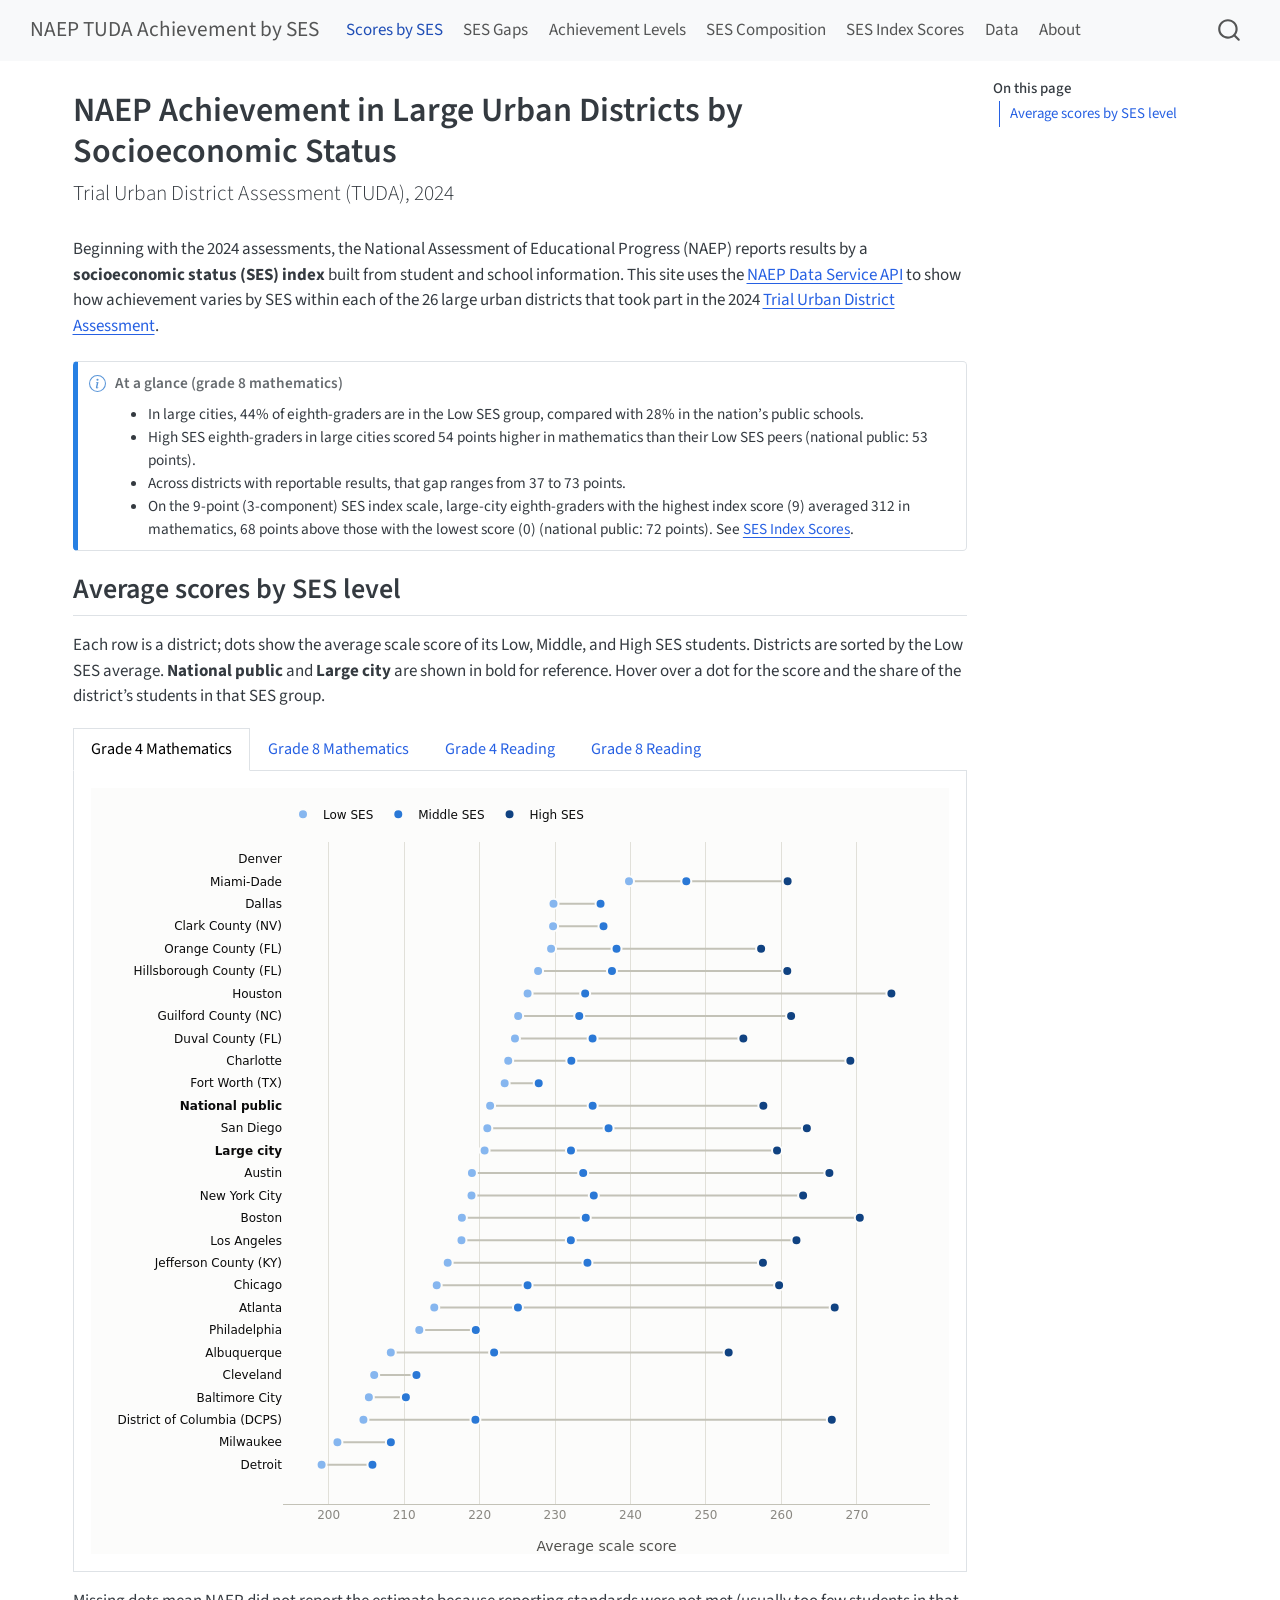
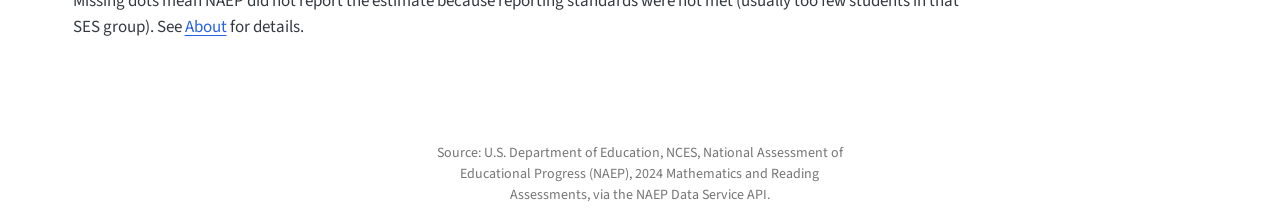
<file: index.html>
<!DOCTYPE html>
<html xmlns="http://www.w3.org/1999/xhtml" lang="en" xml:lang="en"><head>

<meta charset="utf-8">
<meta name="generator" content="quarto-1.10.18">

<meta name="viewport" content="width=device-width, initial-scale=1.0, user-scalable=yes">


<title>NAEP Achievement in Large Urban Districts by Socioeconomic Status – NAEP TUDA Achievement by SES</title>
<style>
/* Default styles provided by pandoc.
** See https://pandoc.org/MANUAL.html#variables-for-html for config info.
*/
span.smallcaps{font-variant: small-caps;}
div.columns{display: flex; gap: 1.5em;}
div.column{flex: auto;}
@media screen {
div.columns{gap: min(4vw, 1.5em);}
div.column{overflow-x: auto;}
}
div.hanging-indent{margin-left: 1.5em; text-indent: -1.5em;}
ul.task-list{list-style: none;}
ul.task-list li input[type="checkbox"] {
  width: 0.8em;
  margin: 0 0.8em 0.2em -1em; /* quarto-specific, see https://github.com/quarto-dev/quarto-cli/issues/4556 */ 
  vertical-align: middle;
}
</style>


<script src="site_libs/quarto-nav/quarto-nav.js"></script>
<script src="site_libs/quarto-nav/headroom.min.js"></script>
<script src="site_libs/clipboard/clipboard.min.js"></script>
<script src="site_libs/quarto-search/autocomplete.umd.js"></script>
<script src="site_libs/quarto-search/fuse.min.js"></script>
<script src="site_libs/quarto-search/quarto-search.js"></script>
<meta name="quarto:offset" content="./">
<script src="site_libs/quarto-html/quarto.js" type="module"></script>
<script src="site_libs/quarto-html/tabsets/tabsets.js" type="module"></script>
<script src="site_libs/quarto-html/popper.min.js"></script>
<script src="site_libs/quarto-html/tippy.umd.min.js"></script>
<script src="site_libs/quarto-html/anchor.min.js"></script>
<link href="site_libs/quarto-html/tippy.css" rel="stylesheet">
<link href="site_libs/quarto-html/quarto-syntax-highlighting-64a204ab8560d761af7679ceaba22944.css" rel="stylesheet" id="quarto-text-highlighting-styles">
<script src="site_libs/bootstrap/bootstrap.min.js"></script>
<link href="site_libs/bootstrap/bootstrap-icons.css" rel="stylesheet">
<link href="site_libs/bootstrap/bootstrap-445b8638c3d06994fee0907d791121c4.min.css" rel="stylesheet" append-hash="true" id="quarto-bootstrap" data-mode="light">
<script id="quarto-search-options" type="application/json">{
  "location": "navbar",
  "copy-button": false,
  "collapse-after": 3,
  "panel-placement": "end",
  "type": "overlay",
  "limit": 50,
  "keyboard-shortcut": [
    "f",
    "/",
    "s"
  ],
  "show-item-context": false,
  "language": {
    "search-no-results-text": "No results",
    "search-matching-documents-text": "matching documents",
    "search-copy-link-title": "Copy link to search",
    "search-hide-matches-text": "Hide additional matches",
    "search-more-match-text": "more match in this document",
    "search-more-matches-text": "more matches in this document",
    "search-clear-button-title": "Clear",
    "search-text-placeholder": "",
    "search-detached-cancel-button-title": "Cancel",
    "search-submit-button-title": "Submit",
    "search-label": "Search"
  }
}</script>
<script src="site_libs/htmlwidgets-1.6.4/htmlwidgets.js"></script>
<script src="site_libs/plotly-binding-4.11.0/plotly.js"></script>
<script src="site_libs/typedarray-0.1/typedarray.min.js"></script>
<script src="site_libs/jquery-3.5.1/jquery.min.js"></script>
<link href="site_libs/crosstalk-1.2.2/css/crosstalk.min.css" rel="stylesheet">
<script src="site_libs/crosstalk-1.2.2/js/crosstalk.min.js"></script>
<link href="site_libs/plotly-htmlwidgets-css-2.11.1/plotly-htmlwidgets.css" rel="stylesheet">
<script src="site_libs/plotly-main-2.11.1/plotly-latest.min.js"></script>


<link rel="stylesheet" href="styles.css">
</head>

<body class="nav-fixed quarto-light">

<div id="quarto-search-results"></div>
  <header id="quarto-header" class="headroom fixed-top">
    <nav class="navbar navbar-expand-lg " data-bs-theme="dark">
      <div class="navbar-container container-fluid">
      <div class="navbar-brand-container mx-auto">
    <a class="navbar-brand" href="./index.html">
    <span class="navbar-title">NAEP TUDA Achievement by SES</span>
    </a>
  </div>
            <div id="quarto-search" class="" title="Search"></div>
          <button class="navbar-toggler" type="button" data-bs-toggle="collapse" data-bs-target="#navbarCollapse" aria-controls="navbarCollapse" role="menu" aria-expanded="false" aria-label="Toggle navigation" onclick="if (window.quartoToggleHeadroom) { window.quartoToggleHeadroom(); }">
  <span class="navbar-toggler-icon"></span>
</button>
          <div class="collapse navbar-collapse" id="navbarCollapse">
            <ul class="navbar-nav navbar-nav-scroll me-auto">
  <li class="nav-item">
    <a class="nav-link active" href="./index.html" aria-current="page"> 
<span class="menu-text">Scores by SES</span></a>
  </li>  
  <li class="nav-item">
    <a class="nav-link" href="./gaps.html"> 
<span class="menu-text">SES Gaps</span></a>
  </li>  
  <li class="nav-item">
    <a class="nav-link" href="./proficiency.html"> 
<span class="menu-text">Achievement Levels</span></a>
  </li>  
  <li class="nav-item">
    <a class="nav-link" href="./composition.html"> 
<span class="menu-text">SES Composition</span></a>
  </li>  
  <li class="nav-item">
    <a class="nav-link" href="./index-scores.html"> 
<span class="menu-text">SES Index Scores</span></a>
  </li>  
  <li class="nav-item">
    <a class="nav-link" href="./data.html"> 
<span class="menu-text">Data</span></a>
  </li>  
  <li class="nav-item">
    <a class="nav-link" href="./about.html"> 
<span class="menu-text">About</span></a>
  </li>  
</ul>
          </div> <!-- /navcollapse -->
            <div class="quarto-navbar-tools">
</div>
      </div> <!-- /container-fluid -->
    </nav>
</header>
<!-- content -->
<div id="quarto-content" class="quarto-container page-columns page-rows-contents page-layout-full page-navbar">
<!-- sidebar -->
<!-- margin-sidebar -->
    <div id="quarto-margin-sidebar" class="sidebar margin-sidebar">
        <nav id="TOC" role="doc-toc" class="toc-active">
    <h2 id="toc-title">On this page</h2>
   
  <ul>
  <li><a href="#average-scores-by-ses-level" id="toc-average-scores-by-ses-level" class="nav-link active" data-scroll-target="#average-scores-by-ses-level">Average scores by SES level</a></li>
  </ul>
</nav>
    </div>
<!-- main -->
<main class="content column-page-left" id="quarto-document-content">

<header id="title-block-header" class="quarto-title-block default">
<div class="quarto-title">
<h1 class="title">NAEP Achievement in Large Urban Districts by Socioeconomic Status</h1>
<p class="subtitle lead">Trial Urban District Assessment (TUDA), 2024</p>
</div>



<div class="quarto-title-meta column-page-left">

    
  
    
  </div>
  


</header>


<p>Beginning with the 2024 assessments, the National Assessment of Educational Progress (NAEP) reports results by a <strong>socioeconomic status (SES) index</strong> built from student and school information. This site uses the <a href="https://www.nationsreportcard.gov/api_documentation.aspx">NAEP Data Service API</a> to show how achievement varies by SES within each of the 26 large urban districts that took part in the 2024 <a href="https://nces.ed.gov/nationsreportcard/tuda/">Trial Urban District Assessment</a>.</p>
<div class="callout callout-style-simple callout-note callout-titled">
<div class="callout-header d-flex align-content-center">
<div class="callout-icon-container">
<i class="callout-icon"></i>
</div>
<div class="callout-title-container flex-fill">
<span class="screen-reader-only">Note</span>At a glance (grade 8 mathematics)
</div>
</div>
<div class="callout-body-container callout-body">
<ul>
<li>In large cities, 44% of eighth-graders are in the Low SES group, compared with 28% in the nation’s public schools.</li>
<li>High SES eighth-graders in large cities scored 54 points higher in mathematics than their Low SES peers (national public: 53 points).</li>
<li>Across districts with reportable results, that gap ranges from 37 to 73 points.</li>
<li>On the 9-point (3-component) SES index scale, large-city eighth-graders with the highest index score (9) averaged 312 in mathematics, 68 points above those with the lowest score (0) (national public: 72 points). See <a href="./index-scores.html">SES Index Scores</a>.</li>
</ul>
</div>
</div>
<section id="average-scores-by-ses-level" class="level2">
<h2 class="anchored" data-anchor-id="average-scores-by-ses-level">Average scores by SES level</h2>
<p>Each row is a district; dots show the average scale score of its Low, Middle, and High SES students. Districts are sorted by the Low SES average. <strong>National public</strong> and <strong>Large city</strong> are shown in bold for reference. Hover over a dot for the score and the share of the district’s students in that SES group.</p>
<div class="tabset-margin-container"></div><div class="panel-tabset">
<ul class="nav nav-tabs" role="tablist"><li class="nav-item" role="presentation"><a class="nav-link active" id="tabset-1-1-tab" data-bs-toggle="tab" data-bs-target="#tabset-1-1" role="tab" aria-controls="tabset-1-1" aria-selected="true" href="">Grade 4 Mathematics</a></li><li class="nav-item" role="presentation"><a class="nav-link" id="tabset-1-2-tab" data-bs-toggle="tab" data-bs-target="#tabset-1-2" role="tab" aria-controls="tabset-1-2" aria-selected="false" href="">Grade 8 Mathematics</a></li><li class="nav-item" role="presentation"><a class="nav-link" id="tabset-1-3-tab" data-bs-toggle="tab" data-bs-target="#tabset-1-3" role="tab" aria-controls="tabset-1-3" aria-selected="false" href="">Grade 4 Reading</a></li><li class="nav-item" role="presentation"><a class="nav-link" id="tabset-1-4-tab" data-bs-toggle="tab" data-bs-target="#tabset-1-4" role="tab" aria-controls="tabset-1-4" aria-selected="false" href="">Grade 8 Reading</a></li></ul>
<div class="tab-content">
<div id="tabset-1-1" class="tab-pane active" role="tabpanel" aria-labelledby="tabset-1-1-tab">
<div class="cell">
<div class="cell-output-display">
<div id="htmlwidget-9cd3986b01943562a0a9" style="width:100%;height:766px;" class="plotly html-widget"></div>
<script type="application/json" data-for="htmlwidget-9cd3986b01943562a0a9">{"x":{"visdat":{"3a5b55b60903":["function () ","plotlyVisDat"],"3a5b2209cfeb":["function () ","data"],"3a5b32315ec2":["function () ","data"],"3a5b47442c4c":["function () ","data"],"3a5b4cb85621":["function () ","data"]},"cur_data":"3a5b4cb85621","attrs":{"3a5b2209cfeb":{"alpha_stroke":1,"sizes":[10,100],"spans":[1,20],"x":{},"y":{},"xend":{},"yend":{},"type":"scatter","mode":"lines","line":{"color":"#c3c2b7","width":2},"hoverinfo":"skip","showlegend":false,"inherit":true},"3a5b32315ec2":{"alpha_stroke":1,"sizes":[10,100],"spans":[1,20],"x":{},"y":{},"type":"scatter","mode":"markers","name":"Low SES","marker":{"color":"#86b6ef","size":10,"line":{"color":"#fcfcfb","width":2}},"customdata":{},"text":{},"hovertemplate":"<b>%{customdata}<\/b><br>Low SES: %{x:.0f}<br>Share of students: %{text}<extra><\/extra>","inherit":true},"3a5b47442c4c":{"alpha_stroke":1,"sizes":[10,100],"spans":[1,20],"x":{},"y":{},"type":"scatter","mode":"markers","name":"Middle SES","marker":{"color":"#2a78d6","size":10,"line":{"color":"#fcfcfb","width":2}},"customdata":{},"text":{},"hovertemplate":"<b>%{customdata}<\/b><br>Middle SES: %{x:.0f}<br>Share of students: %{text}<extra><\/extra>","inherit":true},"3a5b4cb85621":{"alpha_stroke":1,"sizes":[10,100],"spans":[1,20],"x":{},"y":{},"type":"scatter","mode":"markers","name":"High SES","marker":{"color":"#104281","size":10,"line":{"color":"#fcfcfb","width":2}},"customdata":{},"text":{},"hovertemplate":"<b>%{customdata}<\/b><br>High SES: %{x:.0f}<br>Share of students: %{text}<extra><\/extra>","inherit":true}},"layout":{"margin":{"b":50,"l":60,"t":40,"r":20},"font":{"family":"system-ui, -apple-system, 'Segoe UI', sans-serif","color":"#52514e","size":12},"paper_bgcolor":"#fcfcfb","plot_bgcolor":"#fcfcfb","xaxis":{"domain":[0,1],"automargin":true,"title":"Average scale score","gridcolor":"#e1e0d9","zeroline":false,"linecolor":"#c3c2b7","tickfont":{"color":"#898781"}},"yaxis":{"domain":[0,1],"automargin":true,"title":"","gridcolor":"rgba(0,0,0,0)","tickfont":{"color":"#0b0b0b"},"categoryorder":"array","categoryarray":["Detroit","Milwaukee","District of Columbia (DCPS)","Baltimore City","Cleveland","Albuquerque","Philadelphia","Atlanta","Chicago","Jefferson County (KY)","Los Angeles","Boston","New York City","Austin","<b>Large city<\/b>","San Diego","<b>National public<\/b>","Fort Worth (TX)","Charlotte","Duval County (FL)","Guilford County (NC)","Houston","Hillsborough County (FL)","Orange County (FL)","Clark County (NV)","Dallas","Miami-Dade","Denver"],"type":"category"},"legend":{"orientation":"h","x":0,"y":1.02,"yanchor":"bottom","traceorder":"normal","font":{"color":"#0b0b0b"}},"hoverlabel":{"bgcolor":"white","font":{"color":"#0b0b0b"}},"hovermode":"closest","showlegend":true},"source":"A","config":{"modeBarButtonsToAdd":["hoverclosest","hovercompare"],"showSendToCloud":false,"displaylogo":false,"modeBarButtonsToRemove":["lasso2d","select2d","autoScale2d"]},"data":[{"x":[199.06322788654199,205.80032936658799,null,201.16159318889601,208.24326813242101,null,204.60704751500899,266.67843219557801,null,205.327486972418,210.23222507175299,null,206.03425907283801,211.634634511044,null,208.23436334067699,253.012061433518,null,212.00904046042501,219.49975511785601,null,213.99449206888599,267.06409106396899,null,214.319016986523,259.69362821905401,null,215.77530086307399,257.55110117809897,null,217.59875626823199,261.99310019944397,null,217.65548821873799,270.38819103745499,null,218.93009168835999,262.87402057597899,null,218.98576175281701,266.35828923544801,null,220.66603176184199,259.42011775616299,null,221.02468226899899,263.37337737195401,null,221.39695426960401,257.60680394133198,null,223.32423606680899,227.83772977391399,null,223.79627117935101,269.13676365831498,null,224.68923611214399,254.95611673412699,null,225.11444269890401,261.285081727472,null,226.363340211718,274.57653592278803,null,227.75382405950799,260.77610799924997,null,229.47572271335,257.30967504157002,null,229.741977160364,236.42324112761401,null,229.79540693913,236.03199437529801,null,239.80045256903901,260.82415903901801],"y":["Detroit","Detroit",null,"Milwaukee","Milwaukee",null,"District of Columbia (DCPS)","District of Columbia (DCPS)",null,"Baltimore City","Baltimore City",null,"Cleveland","Cleveland",null,"Albuquerque","Albuquerque",null,"Philadelphia","Philadelphia",null,"Atlanta","Atlanta",null,"Chicago","Chicago",null,"Jefferson County (KY)","Jefferson County (KY)",null,"Los Angeles","Los Angeles",null,"Boston","Boston",null,"New York City","New York City",null,"Austin","Austin",null,"<b>Large city<\/b>","<b>Large city<\/b>",null,"San Diego","San Diego",null,"<b>National public<\/b>","<b>National public<\/b>",null,"Fort Worth (TX)","Fort Worth (TX)",null,"Charlotte","Charlotte",null,"Duval County (FL)","Duval County (FL)",null,"Guilford County (NC)","Guilford County (NC)",null,"Houston","Houston",null,"Hillsborough County (FL)","Hillsborough County (FL)",null,"Orange County (FL)","Orange County (FL)",null,"Clark County (NV)","Clark County (NV)",null,"Dallas","Dallas",null,"Miami-Dade","Miami-Dade"],"type":"scatter","mode":"lines","line":{"color":"#c3c2b7","width":2},"hoverinfo":["skip","skip",null,"skip","skip",null,"skip","skip",null,"skip","skip",null,"skip","skip",null,"skip","skip",null,"skip","skip",null,"skip","skip",null,"skip","skip",null,"skip","skip",null,"skip","skip",null,"skip","skip",null,"skip","skip",null,"skip","skip",null,"skip","skip",null,"skip","skip",null,"skip","skip",null,"skip","skip",null,"skip","skip",null,"skip","skip",null,"skip","skip",null,"skip","skip",null,"skip","skip",null,"skip","skip",null,"skip","skip",null,"skip","skip",null,"skip","skip"],"showlegend":false,"marker":{"color":"rgba(31,119,180,1)","line":{"color":"rgba(31,119,180,1)"}},"error_y":{"color":"rgba(31,119,180,1)"},"error_x":{"color":"rgba(31,119,180,1)"},"xaxis":"x","yaxis":"y","frame":null},{"x":[199.06322788654199,201.16159318889601,204.60704751500899,205.327486972418,206.03425907283801,208.23436334067699,212.00904046042501,213.99449206888599,214.319016986523,215.77530086307399,217.59875626823199,217.65548821873799,218.93009168835999,218.98576175281701,220.66603176184199,221.02468226899899,221.39695426960401,223.32423606680899,223.79627117935101,224.68923611214399,225.11444269890401,226.363340211718,227.75382405950799,229.47572271335,229.741977160364,229.79540693913,239.80045256903901],"y":["Detroit","Milwaukee","District of Columbia (DCPS)","Baltimore City","Cleveland","Albuquerque","Philadelphia","Atlanta","Chicago","Jefferson County (KY)","Los Angeles","Boston","New York City","Austin","<b>Large city<\/b>","San Diego","<b>National public<\/b>","Fort Worth (TX)","Charlotte","Duval County (FL)","Guilford County (NC)","Houston","Hillsborough County (FL)","Orange County (FL)","Clark County (NV)","Dallas","Miami-Dade"],"type":"scatter","mode":"markers","name":"Low SES","marker":{"color":"#86b6ef","size":10,"line":{"color":"#fcfcfb","width":2}},"customdata":["Detroit","Milwaukee","District of Columbia (DCPS)","Baltimore City","Cleveland","Albuquerque","Philadelphia","Atlanta","Chicago","Jefferson County (KY)","Los Angeles","Boston","New York City","Austin","Large city","San Diego","National public","Fort Worth (TX)","Charlotte","Duval County (FL)","Guilford County (NC)","Houston","Hillsborough County (FL)","Orange County (FL)","Clark County (NV)","Dallas","Miami-Dade"],"text":["77%","63%","25%","58%","81%","36%","57%","50%","57%","50%","62%","48%","51%","31%","48%","35%","31%","75%","24%","30%","28%","66%","38%","27%","73%","71%","39%"],"hovertemplate":["<b>%{customdata}<\/b><br>Low SES: %{x:.0f}<br>Share of students: %{text}<extra><\/extra>","<b>%{customdata}<\/b><br>Low SES: %{x:.0f}<br>Share of students: %{text}<extra><\/extra>","<b>%{customdata}<\/b><br>Low SES: %{x:.0f}<br>Share of students: %{text}<extra><\/extra>","<b>%{customdata}<\/b><br>Low SES: %{x:.0f}<br>Share of students: %{text}<extra><\/extra>","<b>%{customdata}<\/b><br>Low SES: %{x:.0f}<br>Share of students: %{text}<extra><\/extra>","<b>%{customdata}<\/b><br>Low SES: %{x:.0f}<br>Share of students: %{text}<extra><\/extra>","<b>%{customdata}<\/b><br>Low SES: %{x:.0f}<br>Share of students: %{text}<extra><\/extra>","<b>%{customdata}<\/b><br>Low SES: %{x:.0f}<br>Share of students: %{text}<extra><\/extra>","<b>%{customdata}<\/b><br>Low SES: %{x:.0f}<br>Share of students: %{text}<extra><\/extra>","<b>%{customdata}<\/b><br>Low SES: %{x:.0f}<br>Share of students: %{text}<extra><\/extra>","<b>%{customdata}<\/b><br>Low SES: %{x:.0f}<br>Share of students: %{text}<extra><\/extra>","<b>%{customdata}<\/b><br>Low SES: %{x:.0f}<br>Share of students: %{text}<extra><\/extra>","<b>%{customdata}<\/b><br>Low SES: %{x:.0f}<br>Share of students: %{text}<extra><\/extra>","<b>%{customdata}<\/b><br>Low SES: %{x:.0f}<br>Share of students: %{text}<extra><\/extra>","<b>%{customdata}<\/b><br>Low SES: %{x:.0f}<br>Share of students: %{text}<extra><\/extra>","<b>%{customdata}<\/b><br>Low SES: %{x:.0f}<br>Share of students: %{text}<extra><\/extra>","<b>%{customdata}<\/b><br>Low SES: %{x:.0f}<br>Share of students: %{text}<extra><\/extra>","<b>%{customdata}<\/b><br>Low SES: %{x:.0f}<br>Share of students: %{text}<extra><\/extra>","<b>%{customdata}<\/b><br>Low SES: %{x:.0f}<br>Share of students: %{text}<extra><\/extra>","<b>%{customdata}<\/b><br>Low SES: %{x:.0f}<br>Share of students: %{text}<extra><\/extra>","<b>%{customdata}<\/b><br>Low SES: %{x:.0f}<br>Share of students: %{text}<extra><\/extra>","<b>%{customdata}<\/b><br>Low SES: %{x:.0f}<br>Share of students: %{text}<extra><\/extra>","<b>%{customdata}<\/b><br>Low SES: %{x:.0f}<br>Share of students: %{text}<extra><\/extra>","<b>%{customdata}<\/b><br>Low SES: %{x:.0f}<br>Share of students: %{text}<extra><\/extra>","<b>%{customdata}<\/b><br>Low SES: %{x:.0f}<br>Share of students: %{text}<extra><\/extra>","<b>%{customdata}<\/b><br>Low SES: %{x:.0f}<br>Share of students: %{text}<extra><\/extra>","<b>%{customdata}<\/b><br>Low SES: %{x:.0f}<br>Share of students: %{text}<extra><\/extra>"],"error_y":{"color":"rgba(255,127,14,1)"},"error_x":{"color":"rgba(255,127,14,1)"},"line":{"color":"rgba(255,127,14,1)"},"xaxis":"x","yaxis":"y","frame":null},{"x":[205.80032936658799,208.24326813242101,219.449668492548,210.23222507175299,211.634634511044,221.92557943276699,219.49975511785601,225.084889080583,226.36280088167601,234.29461842992899,232.09428256425201,234.07304455739799,235.134071983317,233.73077609399201,232.112996799884,237.09226991612201,234.98528957350899,227.83772977391399,232.16004228164601,234.973916626456,233.207685458778,233.99185471531899,237.544151511076,238.14976153931201,236.42324112761401,236.03199437529801,247.39385344961201],"y":["Detroit","Milwaukee","District of Columbia (DCPS)","Baltimore City","Cleveland","Albuquerque","Philadelphia","Atlanta","Chicago","Jefferson County (KY)","Los Angeles","Boston","New York City","Austin","<b>Large city<\/b>","San Diego","<b>National public<\/b>","Fort Worth (TX)","Charlotte","Duval County (FL)","Guilford County (NC)","Houston","Hillsborough County (FL)","Orange County (FL)","Clark County (NV)","Dallas","Miami-Dade"],"type":"scatter","mode":"markers","name":"Middle SES","marker":{"color":"#2a78d6","size":10,"line":{"color":"#fcfcfb","width":2}},"customdata":["Detroit","Milwaukee","District of Columbia (DCPS)","Baltimore City","Cleveland","Albuquerque","Philadelphia","Atlanta","Chicago","Jefferson County (KY)","Los Angeles","Boston","New York City","Austin","Large city","San Diego","National public","Fort Worth (TX)","Charlotte","Duval County (FL)","Guilford County (NC)","Houston","Hillsborough County (FL)","Orange County (FL)","Clark County (NV)","Dallas","Miami-Dade"],"text":["23%","29%","34%","36%","19%","41%","38%","24%","29%","37%","27%","34%","33%","27%","34%","36%","38%","21%","47%","47%","47%","23%","33%","45%","25%","23%","45%"],"hovertemplate":["<b>%{customdata}<\/b><br>Middle SES: %{x:.0f}<br>Share of students: %{text}<extra><\/extra>","<b>%{customdata}<\/b><br>Middle SES: %{x:.0f}<br>Share of students: %{text}<extra><\/extra>","<b>%{customdata}<\/b><br>Middle SES: %{x:.0f}<br>Share of students: %{text}<extra><\/extra>","<b>%{customdata}<\/b><br>Middle SES: %{x:.0f}<br>Share of students: %{text}<extra><\/extra>","<b>%{customdata}<\/b><br>Middle SES: %{x:.0f}<br>Share of students: %{text}<extra><\/extra>","<b>%{customdata}<\/b><br>Middle SES: %{x:.0f}<br>Share of students: %{text}<extra><\/extra>","<b>%{customdata}<\/b><br>Middle SES: %{x:.0f}<br>Share of students: %{text}<extra><\/extra>","<b>%{customdata}<\/b><br>Middle SES: %{x:.0f}<br>Share of students: %{text}<extra><\/extra>","<b>%{customdata}<\/b><br>Middle SES: %{x:.0f}<br>Share of students: %{text}<extra><\/extra>","<b>%{customdata}<\/b><br>Middle SES: %{x:.0f}<br>Share of students: %{text}<extra><\/extra>","<b>%{customdata}<\/b><br>Middle SES: %{x:.0f}<br>Share of students: %{text}<extra><\/extra>","<b>%{customdata}<\/b><br>Middle SES: %{x:.0f}<br>Share of students: %{text}<extra><\/extra>","<b>%{customdata}<\/b><br>Middle SES: %{x:.0f}<br>Share of students: %{text}<extra><\/extra>","<b>%{customdata}<\/b><br>Middle SES: %{x:.0f}<br>Share of students: %{text}<extra><\/extra>","<b>%{customdata}<\/b><br>Middle SES: %{x:.0f}<br>Share of students: %{text}<extra><\/extra>","<b>%{customdata}<\/b><br>Middle SES: %{x:.0f}<br>Share of students: %{text}<extra><\/extra>","<b>%{customdata}<\/b><br>Middle SES: %{x:.0f}<br>Share of students: %{text}<extra><\/extra>","<b>%{customdata}<\/b><br>Middle SES: %{x:.0f}<br>Share of students: %{text}<extra><\/extra>","<b>%{customdata}<\/b><br>Middle SES: %{x:.0f}<br>Share of students: %{text}<extra><\/extra>","<b>%{customdata}<\/b><br>Middle SES: %{x:.0f}<br>Share of students: %{text}<extra><\/extra>","<b>%{customdata}<\/b><br>Middle SES: %{x:.0f}<br>Share of students: %{text}<extra><\/extra>","<b>%{customdata}<\/b><br>Middle SES: %{x:.0f}<br>Share of students: %{text}<extra><\/extra>","<b>%{customdata}<\/b><br>Middle SES: %{x:.0f}<br>Share of students: %{text}<extra><\/extra>","<b>%{customdata}<\/b><br>Middle SES: %{x:.0f}<br>Share of students: %{text}<extra><\/extra>","<b>%{customdata}<\/b><br>Middle SES: %{x:.0f}<br>Share of students: %{text}<extra><\/extra>","<b>%{customdata}<\/b><br>Middle SES: %{x:.0f}<br>Share of students: %{text}<extra><\/extra>","<b>%{customdata}<\/b><br>Middle SES: %{x:.0f}<br>Share of students: %{text}<extra><\/extra>"],"error_y":{"color":"rgba(44,160,44,1)"},"error_x":{"color":"rgba(44,160,44,1)"},"line":{"color":"rgba(44,160,44,1)"},"xaxis":"x","yaxis":"y","frame":null},{"x":[266.67843219557801,253.012061433518,267.06409106396899,259.69362821905401,257.55110117809897,261.99310019944397,270.38819103745499,262.87402057597899,266.35828923544801,259.42011775616299,263.37337737195401,257.60680394133198,269.13676365831498,254.95611673412699,261.285081727472,274.57653592278803,260.77610799924997,257.30967504157002,260.82415903901801],"y":["District of Columbia (DCPS)","Albuquerque","Atlanta","Chicago","Jefferson County (KY)","Los Angeles","Boston","New York City","Austin","<b>Large city<\/b>","San Diego","<b>National public<\/b>","Charlotte","Duval County (FL)","Guilford County (NC)","Houston","Hillsborough County (FL)","Orange County (FL)","Miami-Dade"],"type":"scatter","mode":"markers","name":"High SES","marker":{"color":"#104281","size":10,"line":{"color":"#fcfcfb","width":2}},"customdata":["District of Columbia (DCPS)","Albuquerque","Atlanta","Chicago","Jefferson County (KY)","Los Angeles","Boston","New York City","Austin","Large city","San Diego","National public","Charlotte","Duval County (FL)","Guilford County (NC)","Houston","Hillsborough County (FL)","Orange County (FL)","Miami-Dade"],"text":["42%","23%","26%","14%","13%","12%","18%","15%","43%","18%","29%","31%","29%","23%","25%","11%","28%","28%","16%"],"hovertemplate":["<b>%{customdata}<\/b><br>High SES: %{x:.0f}<br>Share of students: %{text}<extra><\/extra>","<b>%{customdata}<\/b><br>High SES: %{x:.0f}<br>Share of students: %{text}<extra><\/extra>","<b>%{customdata}<\/b><br>High SES: %{x:.0f}<br>Share of students: %{text}<extra><\/extra>","<b>%{customdata}<\/b><br>High SES: %{x:.0f}<br>Share of students: %{text}<extra><\/extra>","<b>%{customdata}<\/b><br>High SES: %{x:.0f}<br>Share of students: %{text}<extra><\/extra>","<b>%{customdata}<\/b><br>High SES: %{x:.0f}<br>Share of students: %{text}<extra><\/extra>","<b>%{customdata}<\/b><br>High SES: %{x:.0f}<br>Share of students: %{text}<extra><\/extra>","<b>%{customdata}<\/b><br>High SES: %{x:.0f}<br>Share of students: %{text}<extra><\/extra>","<b>%{customdata}<\/b><br>High SES: %{x:.0f}<br>Share of students: %{text}<extra><\/extra>","<b>%{customdata}<\/b><br>High SES: %{x:.0f}<br>Share of students: %{text}<extra><\/extra>","<b>%{customdata}<\/b><br>High SES: %{x:.0f}<br>Share of students: %{text}<extra><\/extra>","<b>%{customdata}<\/b><br>High SES: %{x:.0f}<br>Share of students: %{text}<extra><\/extra>","<b>%{customdata}<\/b><br>High SES: %{x:.0f}<br>Share of students: %{text}<extra><\/extra>","<b>%{customdata}<\/b><br>High SES: %{x:.0f}<br>Share of students: %{text}<extra><\/extra>","<b>%{customdata}<\/b><br>High SES: %{x:.0f}<br>Share of students: %{text}<extra><\/extra>","<b>%{customdata}<\/b><br>High SES: %{x:.0f}<br>Share of students: %{text}<extra><\/extra>","<b>%{customdata}<\/b><br>High SES: %{x:.0f}<br>Share of students: %{text}<extra><\/extra>","<b>%{customdata}<\/b><br>High SES: %{x:.0f}<br>Share of students: %{text}<extra><\/extra>","<b>%{customdata}<\/b><br>High SES: %{x:.0f}<br>Share of students: %{text}<extra><\/extra>"],"error_y":{"color":"rgba(214,39,40,1)"},"error_x":{"color":"rgba(214,39,40,1)"},"line":{"color":"rgba(214,39,40,1)"},"xaxis":"x","yaxis":"y","frame":null}],"highlight":{"on":"plotly_click","persistent":false,"dynamic":false,"selectize":false,"opacityDim":0.20000000000000001,"selected":{"opacity":1},"debounce":0},"shinyEvents":["plotly_hover","plotly_click","plotly_selected","plotly_relayout","plotly_brushed","plotly_brushing","plotly_clickannotation","plotly_doubleclick","plotly_deselect","plotly_afterplot","plotly_sunburstclick"],"base_url":"https://plot.ly"},"evals":[],"jsHooks":[]}</script>
</div>
</div>
</div>
<div id="tabset-1-2" class="tab-pane" role="tabpanel" aria-labelledby="tabset-1-2-tab">
<div class="cell">
<div class="cell-output-display">
<div id="htmlwidget-0f4885dd07a62c0e2950" style="width:100%;height:766px;" class="plotly html-widget"></div>
<script type="application/json" data-for="htmlwidget-0f4885dd07a62c0e2950">{"x":{"visdat":{"3a5bdae85b7":["function () ","plotlyVisDat"],"3a5b3cccb865":["function () ","data"],"3a5b245e0e12":["function () ","data"],"3a5b1aedd265":["function () ","data"],"3a5b738ff2b2":["function () ","data"]},"cur_data":"3a5b738ff2b2","attrs":{"3a5b3cccb865":{"alpha_stroke":1,"sizes":[10,100],"spans":[1,20],"x":{},"y":{},"xend":{},"yend":{},"type":"scatter","mode":"lines","line":{"color":"#c3c2b7","width":2},"hoverinfo":"skip","showlegend":false,"inherit":true},"3a5b245e0e12":{"alpha_stroke":1,"sizes":[10,100],"spans":[1,20],"x":{},"y":{},"type":"scatter","mode":"markers","name":"Low SES","marker":{"color":"#86b6ef","size":10,"line":{"color":"#fcfcfb","width":2}},"customdata":{},"text":{},"hovertemplate":"<b>%{customdata}<\/b><br>Low SES: %{x:.0f}<br>Share of students: %{text}<extra><\/extra>","inherit":true},"3a5b1aedd265":{"alpha_stroke":1,"sizes":[10,100],"spans":[1,20],"x":{},"y":{},"type":"scatter","mode":"markers","name":"Middle SES","marker":{"color":"#2a78d6","size":10,"line":{"color":"#fcfcfb","width":2}},"customdata":{},"text":{},"hovertemplate":"<b>%{customdata}<\/b><br>Middle SES: %{x:.0f}<br>Share of students: %{text}<extra><\/extra>","inherit":true},"3a5b738ff2b2":{"alpha_stroke":1,"sizes":[10,100],"spans":[1,20],"x":{},"y":{},"type":"scatter","mode":"markers","name":"High SES","marker":{"color":"#104281","size":10,"line":{"color":"#fcfcfb","width":2}},"customdata":{},"text":{},"hovertemplate":"<b>%{customdata}<\/b><br>High SES: %{x:.0f}<br>Share of students: %{text}<extra><\/extra>","inherit":true}},"layout":{"margin":{"b":50,"l":60,"t":40,"r":20},"font":{"family":"system-ui, -apple-system, 'Segoe UI', sans-serif","color":"#52514e","size":12},"paper_bgcolor":"#fcfcfb","plot_bgcolor":"#fcfcfb","xaxis":{"domain":[0,1],"automargin":true,"title":"Average scale score","gridcolor":"#e1e0d9","zeroline":false,"linecolor":"#c3c2b7","tickfont":{"color":"#898781"}},"yaxis":{"domain":[0,1],"automargin":true,"title":"","gridcolor":"rgba(0,0,0,0)","tickfont":{"color":"#0b0b0b"},"categoryorder":"array","categoryarray":["District of Columbia (DCPS)","Detroit","Baltimore City","Milwaukee","Albuquerque","Cleveland","Austin","Atlanta","Philadelphia","Jefferson County (KY)","San Diego","Fort Worth (TX)","Duval County (FL)","Boston","Guilford County (NC)","Hillsborough County (FL)","Los Angeles","Orange County (FL)","<b>National public<\/b>","<b>Large city<\/b>","Houston","Chicago","Clark County (NV)","Dallas","New York City","Charlotte","Miami-Dade","Denver"],"type":"category"},"legend":{"orientation":"h","x":0,"y":1.02,"yanchor":"bottom","traceorder":"normal","font":{"color":"#0b0b0b"}},"hoverlabel":{"bgcolor":"white","font":{"color":"#0b0b0b"}},"hovermode":"closest","showlegend":true},"source":"A","config":{"modeBarButtonsToAdd":["hoverclosest","hovercompare"],"showSendToCloud":false,"displaylogo":false,"modeBarButtonsToRemove":["lasso2d","select2d","autoScale2d"]},"data":[{"x":[232.59137867698001,305.90632487511101,null,235.99641953542499,240.272671834779,null,236.30875441618301,251.22487063195899,null,238.51862232390599,250.852176847626,null,239.29321079827901,301.38377479344399,null,239.63119242770799,257.56390085857498,null,241.396287795142,305.51835556338301,null,241.68772372098201,303.52435729596101,null,242.286245203828,259.241822289688,null,243.56285801861799,307.42978694332697,null,244.121056705548,313.44820644973299,null,245.96554147319401,267.47815606902202,null,246.472045687395,295.26122750657299,null,248.141357367604,272.07003969168801,null,248.29833149227301,313.79761509711898,null,249.110399682203,298.07557372941199,null,249.417245636449,314.512910045696,null,250.40641321077601,296.71497531213902,null,251.217739116491,303.72011588635502,null,251.972636468172,305.97413366792199,null,252.57570891437399,320.60687578296398,null,253.21870891357099,319.09760972187001,null,255.826375465144,288.58480999462199,null,256.298270367648,264.85221667862902,null,256.68316066989797,314.39054177527601,null,258.69776586440702,316.56157943848802,null,259.48184825736701,296.72891663771702],"y":["District of Columbia (DCPS)","District of Columbia (DCPS)",null,"Detroit","Detroit",null,"Baltimore City","Baltimore City",null,"Milwaukee","Milwaukee",null,"Albuquerque","Albuquerque",null,"Cleveland","Cleveland",null,"Austin","Austin",null,"Atlanta","Atlanta",null,"Philadelphia","Philadelphia",null,"Jefferson County (KY)","Jefferson County (KY)",null,"San Diego","San Diego",null,"Fort Worth (TX)","Fort Worth (TX)",null,"Duval County (FL)","Duval County (FL)",null,"Boston","Boston",null,"Guilford County (NC)","Guilford County (NC)",null,"Hillsborough County (FL)","Hillsborough County (FL)",null,"Los Angeles","Los Angeles",null,"Orange County (FL)","Orange County (FL)",null,"<b>National public<\/b>","<b>National public<\/b>",null,"<b>Large city<\/b>","<b>Large city<\/b>",null,"Houston","Houston",null,"Chicago","Chicago",null,"Clark County (NV)","Clark County (NV)",null,"Dallas","Dallas",null,"New York City","New York City",null,"Charlotte","Charlotte",null,"Miami-Dade","Miami-Dade"],"type":"scatter","mode":"lines","line":{"color":"#c3c2b7","width":2},"hoverinfo":["skip","skip",null,"skip","skip",null,"skip","skip",null,"skip","skip",null,"skip","skip",null,"skip","skip",null,"skip","skip",null,"skip","skip",null,"skip","skip",null,"skip","skip",null,"skip","skip",null,"skip","skip",null,"skip","skip",null,"skip","skip",null,"skip","skip",null,"skip","skip",null,"skip","skip",null,"skip","skip",null,"skip","skip",null,"skip","skip",null,"skip","skip",null,"skip","skip",null,"skip","skip",null,"skip","skip",null,"skip","skip",null,"skip","skip",null,"skip","skip"],"showlegend":false,"marker":{"color":"rgba(31,119,180,1)","line":{"color":"rgba(31,119,180,1)"}},"error_y":{"color":"rgba(31,119,180,1)"},"error_x":{"color":"rgba(31,119,180,1)"},"xaxis":"x","yaxis":"y","frame":null},{"x":[232.59137867698001,235.99641953542499,236.30875441618301,238.51862232390599,239.29321079827901,239.63119242770799,241.396287795142,241.68772372098201,242.286245203828,243.56285801861799,244.121056705548,245.96554147319401,246.472045687395,248.141357367604,248.29833149227301,249.110399682203,249.417245636449,250.40641321077601,251.217739116491,251.972636468172,252.57570891437399,253.21870891357099,255.826375465144,256.298270367648,256.68316066989797,258.69776586440702,259.48184825736701],"y":["District of Columbia (DCPS)","Detroit","Baltimore City","Milwaukee","Albuquerque","Cleveland","Austin","Atlanta","Philadelphia","Jefferson County (KY)","San Diego","Fort Worth (TX)","Duval County (FL)","Boston","Guilford County (NC)","Hillsborough County (FL)","Los Angeles","Orange County (FL)","<b>National public<\/b>","<b>Large city<\/b>","Houston","Chicago","Clark County (NV)","Dallas","New York City","Charlotte","Miami-Dade"],"type":"scatter","mode":"markers","name":"Low SES","marker":{"color":"#86b6ef","size":10,"line":{"color":"#fcfcfb","width":2}},"customdata":["District of Columbia (DCPS)","Detroit","Baltimore City","Milwaukee","Albuquerque","Cleveland","Austin","Atlanta","Philadelphia","Jefferson County (KY)","San Diego","Fort Worth (TX)","Duval County (FL)","Boston","Guilford County (NC)","Hillsborough County (FL)","Los Angeles","Orange County (FL)","National public","Large city","Houston","Chicago","Clark County (NV)","Dallas","New York City","Charlotte","Miami-Dade"],"text":["24%","77%","60%","59%","36%","83%","27%","49%","58%","38%","29%","71%","26%","50%","28%","28%","60%","23%","28%","44%","59%","57%","74%","75%","54%","23%","41%"],"hovertemplate":["<b>%{customdata}<\/b><br>Low SES: %{x:.0f}<br>Share of students: %{text}<extra><\/extra>","<b>%{customdata}<\/b><br>Low SES: %{x:.0f}<br>Share of students: %{text}<extra><\/extra>","<b>%{customdata}<\/b><br>Low SES: %{x:.0f}<br>Share of students: %{text}<extra><\/extra>","<b>%{customdata}<\/b><br>Low SES: %{x:.0f}<br>Share of students: %{text}<extra><\/extra>","<b>%{customdata}<\/b><br>Low SES: %{x:.0f}<br>Share of students: %{text}<extra><\/extra>","<b>%{customdata}<\/b><br>Low SES: %{x:.0f}<br>Share of students: %{text}<extra><\/extra>","<b>%{customdata}<\/b><br>Low SES: %{x:.0f}<br>Share of students: %{text}<extra><\/extra>","<b>%{customdata}<\/b><br>Low SES: %{x:.0f}<br>Share of students: %{text}<extra><\/extra>","<b>%{customdata}<\/b><br>Low SES: %{x:.0f}<br>Share of students: %{text}<extra><\/extra>","<b>%{customdata}<\/b><br>Low SES: %{x:.0f}<br>Share of students: %{text}<extra><\/extra>","<b>%{customdata}<\/b><br>Low SES: %{x:.0f}<br>Share of students: %{text}<extra><\/extra>","<b>%{customdata}<\/b><br>Low SES: %{x:.0f}<br>Share of students: %{text}<extra><\/extra>","<b>%{customdata}<\/b><br>Low SES: %{x:.0f}<br>Share of students: %{text}<extra><\/extra>","<b>%{customdata}<\/b><br>Low SES: %{x:.0f}<br>Share of students: %{text}<extra><\/extra>","<b>%{customdata}<\/b><br>Low SES: %{x:.0f}<br>Share of students: %{text}<extra><\/extra>","<b>%{customdata}<\/b><br>Low SES: %{x:.0f}<br>Share of students: %{text}<extra><\/extra>","<b>%{customdata}<\/b><br>Low SES: %{x:.0f}<br>Share of students: %{text}<extra><\/extra>","<b>%{customdata}<\/b><br>Low SES: %{x:.0f}<br>Share of students: %{text}<extra><\/extra>","<b>%{customdata}<\/b><br>Low SES: %{x:.0f}<br>Share of students: %{text}<extra><\/extra>","<b>%{customdata}<\/b><br>Low SES: %{x:.0f}<br>Share of students: %{text}<extra><\/extra>","<b>%{customdata}<\/b><br>Low SES: %{x:.0f}<br>Share of students: %{text}<extra><\/extra>","<b>%{customdata}<\/b><br>Low SES: %{x:.0f}<br>Share of students: %{text}<extra><\/extra>","<b>%{customdata}<\/b><br>Low SES: %{x:.0f}<br>Share of students: %{text}<extra><\/extra>","<b>%{customdata}<\/b><br>Low SES: %{x:.0f}<br>Share of students: %{text}<extra><\/extra>","<b>%{customdata}<\/b><br>Low SES: %{x:.0f}<br>Share of students: %{text}<extra><\/extra>","<b>%{customdata}<\/b><br>Low SES: %{x:.0f}<br>Share of students: %{text}<extra><\/extra>","<b>%{customdata}<\/b><br>Low SES: %{x:.0f}<br>Share of students: %{text}<extra><\/extra>"],"error_y":{"color":"rgba(255,127,14,1)"},"error_x":{"color":"rgba(255,127,14,1)"},"line":{"color":"rgba(255,127,14,1)"},"xaxis":"x","yaxis":"y","frame":null},{"x":[246.569232473868,240.272671834779,251.22487063195899,250.852176847626,264.11807357959299,257.56390085857498,268.66609033898999,256.17968669718601,259.241822289688,259.514564418742,281.38648304799602,267.47815606902202,257.56183324025699,272.07003969168801,267.35905980799902,265.89105682082101,280.55890229976501,266.02887825751299,272.12698941573097,272.39693865977699,276.523781453102,276.74924624659099,288.58480999462199,264.85221667862902,278.40474331185902,268.92759564950899,271.27724257958198],"y":["District of Columbia (DCPS)","Detroit","Baltimore City","Milwaukee","Albuquerque","Cleveland","Austin","Atlanta","Philadelphia","Jefferson County (KY)","San Diego","Fort Worth (TX)","Duval County (FL)","Boston","Guilford County (NC)","Hillsborough County (FL)","Los Angeles","Orange County (FL)","<b>National public<\/b>","<b>Large city<\/b>","Houston","Chicago","Clark County (NV)","Dallas","New York City","Charlotte","Miami-Dade"],"type":"scatter","mode":"markers","name":"Middle SES","marker":{"color":"#2a78d6","size":10,"line":{"color":"#fcfcfb","width":2}},"customdata":["District of Columbia (DCPS)","Detroit","Baltimore City","Milwaukee","Albuquerque","Cleveland","Austin","Atlanta","Philadelphia","Jefferson County (KY)","San Diego","Fort Worth (TX)","Duval County (FL)","Boston","Guilford County (NC)","Hillsborough County (FL)","Los Angeles","Orange County (FL)","National public","Large city","Houston","Chicago","Clark County (NV)","Dallas","New York City","Charlotte","Miami-Dade"],"text":["42%","23%","34%","33%","47%","17%","28%","29%","33%","48%","41%","22%","51%","37%","52%","47%","30%","51%","42%","38%","27%","32%","26%","21%","37%","49%","46%"],"hovertemplate":["<b>%{customdata}<\/b><br>Middle SES: %{x:.0f}<br>Share of students: %{text}<extra><\/extra>","<b>%{customdata}<\/b><br>Middle SES: %{x:.0f}<br>Share of students: %{text}<extra><\/extra>","<b>%{customdata}<\/b><br>Middle SES: %{x:.0f}<br>Share of students: %{text}<extra><\/extra>","<b>%{customdata}<\/b><br>Middle SES: %{x:.0f}<br>Share of students: %{text}<extra><\/extra>","<b>%{customdata}<\/b><br>Middle SES: %{x:.0f}<br>Share of students: %{text}<extra><\/extra>","<b>%{customdata}<\/b><br>Middle SES: %{x:.0f}<br>Share of students: %{text}<extra><\/extra>","<b>%{customdata}<\/b><br>Middle SES: %{x:.0f}<br>Share of students: %{text}<extra><\/extra>","<b>%{customdata}<\/b><br>Middle SES: %{x:.0f}<br>Share of students: %{text}<extra><\/extra>","<b>%{customdata}<\/b><br>Middle SES: %{x:.0f}<br>Share of students: %{text}<extra><\/extra>","<b>%{customdata}<\/b><br>Middle SES: %{x:.0f}<br>Share of students: %{text}<extra><\/extra>","<b>%{customdata}<\/b><br>Middle SES: %{x:.0f}<br>Share of students: %{text}<extra><\/extra>","<b>%{customdata}<\/b><br>Middle SES: %{x:.0f}<br>Share of students: %{text}<extra><\/extra>","<b>%{customdata}<\/b><br>Middle SES: %{x:.0f}<br>Share of students: %{text}<extra><\/extra>","<b>%{customdata}<\/b><br>Middle SES: %{x:.0f}<br>Share of students: %{text}<extra><\/extra>","<b>%{customdata}<\/b><br>Middle SES: %{x:.0f}<br>Share of students: %{text}<extra><\/extra>","<b>%{customdata}<\/b><br>Middle SES: %{x:.0f}<br>Share of students: %{text}<extra><\/extra>","<b>%{customdata}<\/b><br>Middle SES: %{x:.0f}<br>Share of students: %{text}<extra><\/extra>","<b>%{customdata}<\/b><br>Middle SES: %{x:.0f}<br>Share of students: %{text}<extra><\/extra>","<b>%{customdata}<\/b><br>Middle SES: %{x:.0f}<br>Share of students: %{text}<extra><\/extra>","<b>%{customdata}<\/b><br>Middle SES: %{x:.0f}<br>Share of students: %{text}<extra><\/extra>","<b>%{customdata}<\/b><br>Middle SES: %{x:.0f}<br>Share of students: %{text}<extra><\/extra>","<b>%{customdata}<\/b><br>Middle SES: %{x:.0f}<br>Share of students: %{text}<extra><\/extra>","<b>%{customdata}<\/b><br>Middle SES: %{x:.0f}<br>Share of students: %{text}<extra><\/extra>","<b>%{customdata}<\/b><br>Middle SES: %{x:.0f}<br>Share of students: %{text}<extra><\/extra>","<b>%{customdata}<\/b><br>Middle SES: %{x:.0f}<br>Share of students: %{text}<extra><\/extra>","<b>%{customdata}<\/b><br>Middle SES: %{x:.0f}<br>Share of students: %{text}<extra><\/extra>","<b>%{customdata}<\/b><br>Middle SES: %{x:.0f}<br>Share of students: %{text}<extra><\/extra>"],"error_y":{"color":"rgba(44,160,44,1)"},"error_x":{"color":"rgba(44,160,44,1)"},"line":{"color":"rgba(44,160,44,1)"},"xaxis":"x","yaxis":"y","frame":null},{"x":[305.90632487511101,301.38377479344399,305.51835556338301,303.52435729596101,307.42978694332697,313.44820644973299,295.26122750657299,313.79761509711898,298.07557372941199,314.512910045696,296.71497531213902,303.72011588635502,305.97413366792199,320.60687578296398,319.09760972187001,314.39054177527601,316.56157943848802,296.72891663771702],"y":["District of Columbia (DCPS)","Albuquerque","Austin","Atlanta","Jefferson County (KY)","San Diego","Duval County (FL)","Guilford County (NC)","Hillsborough County (FL)","Los Angeles","Orange County (FL)","<b>National public<\/b>","<b>Large city<\/b>","Houston","Chicago","New York City","Charlotte","Miami-Dade"],"type":"scatter","mode":"markers","name":"High SES","marker":{"color":"#104281","size":10,"line":{"color":"#fcfcfb","width":2}},"customdata":["District of Columbia (DCPS)","Albuquerque","Austin","Atlanta","Jefferson County (KY)","San Diego","Duval County (FL)","Guilford County (NC)","Hillsborough County (FL)","Los Angeles","Orange County (FL)","National public","Large city","Houston","Chicago","New York City","Charlotte","Miami-Dade"],"text":["34%","16%","45%","22%","14%","29%","23%","20%","26%","10%","26%","30%","18%","13%","11%","8%","28%","12%"],"hovertemplate":["<b>%{customdata}<\/b><br>High SES: %{x:.0f}<br>Share of students: %{text}<extra><\/extra>","<b>%{customdata}<\/b><br>High SES: %{x:.0f}<br>Share of students: %{text}<extra><\/extra>","<b>%{customdata}<\/b><br>High SES: %{x:.0f}<br>Share of students: %{text}<extra><\/extra>","<b>%{customdata}<\/b><br>High SES: %{x:.0f}<br>Share of students: %{text}<extra><\/extra>","<b>%{customdata}<\/b><br>High SES: %{x:.0f}<br>Share of students: %{text}<extra><\/extra>","<b>%{customdata}<\/b><br>High SES: %{x:.0f}<br>Share of students: %{text}<extra><\/extra>","<b>%{customdata}<\/b><br>High SES: %{x:.0f}<br>Share of students: %{text}<extra><\/extra>","<b>%{customdata}<\/b><br>High SES: %{x:.0f}<br>Share of students: %{text}<extra><\/extra>","<b>%{customdata}<\/b><br>High SES: %{x:.0f}<br>Share of students: %{text}<extra><\/extra>","<b>%{customdata}<\/b><br>High SES: %{x:.0f}<br>Share of students: %{text}<extra><\/extra>","<b>%{customdata}<\/b><br>High SES: %{x:.0f}<br>Share of students: %{text}<extra><\/extra>","<b>%{customdata}<\/b><br>High SES: %{x:.0f}<br>Share of students: %{text}<extra><\/extra>","<b>%{customdata}<\/b><br>High SES: %{x:.0f}<br>Share of students: %{text}<extra><\/extra>","<b>%{customdata}<\/b><br>High SES: %{x:.0f}<br>Share of students: %{text}<extra><\/extra>","<b>%{customdata}<\/b><br>High SES: %{x:.0f}<br>Share of students: %{text}<extra><\/extra>","<b>%{customdata}<\/b><br>High SES: %{x:.0f}<br>Share of students: %{text}<extra><\/extra>","<b>%{customdata}<\/b><br>High SES: %{x:.0f}<br>Share of students: %{text}<extra><\/extra>","<b>%{customdata}<\/b><br>High SES: %{x:.0f}<br>Share of students: %{text}<extra><\/extra>"],"error_y":{"color":"rgba(214,39,40,1)"},"error_x":{"color":"rgba(214,39,40,1)"},"line":{"color":"rgba(214,39,40,1)"},"xaxis":"x","yaxis":"y","frame":null}],"highlight":{"on":"plotly_click","persistent":false,"dynamic":false,"selectize":false,"opacityDim":0.20000000000000001,"selected":{"opacity":1},"debounce":0},"shinyEvents":["plotly_hover","plotly_click","plotly_selected","plotly_relayout","plotly_brushed","plotly_brushing","plotly_clickannotation","plotly_doubleclick","plotly_deselect","plotly_afterplot","plotly_sunburstclick"],"base_url":"https://plot.ly"},"evals":[],"jsHooks":[]}</script>
</div>
</div>
</div>
<div id="tabset-1-3" class="tab-pane" role="tabpanel" aria-labelledby="tabset-1-3-tab">
<div class="cell">
<div class="cell-output-display">
<div id="htmlwidget-64e2a1ec9a1ca01da297" style="width:100%;height:766px;" class="plotly html-widget"></div>
<script type="application/json" data-for="htmlwidget-64e2a1ec9a1ca01da297">{"x":{"visdat":{"3a5b40a41ac2":["function () ","plotlyVisDat"],"3a5b55d8d7b5":["function () ","data"],"3a5bf39d81b":["function () ","data"],"3a5b1e9adc6c":["function () ","data"],"3a5b48fd4626":["function () ","data"]},"cur_data":"3a5b48fd4626","attrs":{"3a5b55d8d7b5":{"alpha_stroke":1,"sizes":[10,100],"spans":[1,20],"x":{},"y":{},"xend":{},"yend":{},"type":"scatter","mode":"lines","line":{"color":"#c3c2b7","width":2},"hoverinfo":"skip","showlegend":false,"inherit":true},"3a5bf39d81b":{"alpha_stroke":1,"sizes":[10,100],"spans":[1,20],"x":{},"y":{},"type":"scatter","mode":"markers","name":"Low SES","marker":{"color":"#86b6ef","size":10,"line":{"color":"#fcfcfb","width":2}},"customdata":{},"text":{},"hovertemplate":"<b>%{customdata}<\/b><br>Low SES: %{x:.0f}<br>Share of students: %{text}<extra><\/extra>","inherit":true},"3a5b1e9adc6c":{"alpha_stroke":1,"sizes":[10,100],"spans":[1,20],"x":{},"y":{},"type":"scatter","mode":"markers","name":"Middle SES","marker":{"color":"#2a78d6","size":10,"line":{"color":"#fcfcfb","width":2}},"customdata":{},"text":{},"hovertemplate":"<b>%{customdata}<\/b><br>Middle SES: %{x:.0f}<br>Share of students: %{text}<extra><\/extra>","inherit":true},"3a5b48fd4626":{"alpha_stroke":1,"sizes":[10,100],"spans":[1,20],"x":{},"y":{},"type":"scatter","mode":"markers","name":"High SES","marker":{"color":"#104281","size":10,"line":{"color":"#fcfcfb","width":2}},"customdata":{},"text":{},"hovertemplate":"<b>%{customdata}<\/b><br>High SES: %{x:.0f}<br>Share of students: %{text}<extra><\/extra>","inherit":true}},"layout":{"margin":{"b":50,"l":60,"t":40,"r":20},"font":{"family":"system-ui, -apple-system, 'Segoe UI', sans-serif","color":"#52514e","size":12},"paper_bgcolor":"#fcfcfb","plot_bgcolor":"#fcfcfb","xaxis":{"domain":[0,1],"automargin":true,"title":"Average scale score","gridcolor":"#e1e0d9","zeroline":false,"linecolor":"#c3c2b7","tickfont":{"color":"#898781"}},"yaxis":{"domain":[0,1],"automargin":true,"title":"","gridcolor":"rgba(0,0,0,0)","tickfont":{"color":"#0b0b0b"},"categoryorder":"array","categoryarray":["Milwaukee","Detroit","Albuquerque","Baltimore City","District of Columbia (DCPS)","Cleveland","Austin","Philadelphia","Charlotte","Chicago","Guilford County (NC)","Atlanta","New York City","Los Angeles","Duval County (FL)","Fort Worth (TX)","Houston","Jefferson County (KY)","Dallas","<b>Large city<\/b>","<b>National public<\/b>","Boston","Orange County (FL)","Hillsborough County (FL)","San Diego","Clark County (NV)","Miami-Dade","Denver"],"type":"category"},"legend":{"orientation":"h","x":0,"y":1.02,"yanchor":"bottom","traceorder":"normal","font":{"color":"#0b0b0b"}},"hoverlabel":{"bgcolor":"white","font":{"color":"#0b0b0b"}},"hovermode":"closest","showlegend":true},"source":"A","config":{"modeBarButtonsToAdd":["hoverclosest","hovercompare"],"showSendToCloud":false,"displaylogo":false,"modeBarButtonsToRemove":["lasso2d","select2d","autoScale2d"]},"data":[{"x":[173.21854881313499,224.71933258952899,null,174.65527588214201,174.89350811954299,null,178.459901687768,238.97791561541001,null,181.91240198588901,236.19702025658901,null,184.08246315977601,248.55841950374301,null,183.66077854826599,184.45270740933699,null,185.58114187967499,245.28579332586301,null,189.196721610841,196.89272714137101,null,191.74127644615101,241.466118182169,null,192.406421804046,247.50783250762299,null,193.041749079873,239.13130333191299,null,193.805547119121,258.46373693034599,null,194.63698424688101,246.21112764303501,null,195.08831851038801,254.07298193555599,null,196.03408811632099,233.83729849062101,null,196.20553049277399,199.093319635038,null,196.27253336881799,249.202254249265,null,196.41547691925601,245.483218177292,null,196.49092978498001,209.944749491154,null,197.00925485878099,241.08533799405399,null,197.36408578296701,236.216391435936,null,198.72615324107801,255.018652966356,null,201.25070090625201,236.596319310529,null,202.40182500779301,245.26450709317299,null,205.23508081212401,249.57451010665801,null,208.927077843917,216.89510339446801,null,209.55460763199599,238.677546427495],"y":["Milwaukee","Milwaukee",null,"Detroit","Detroit",null,"Albuquerque","Albuquerque",null,"Baltimore City","Baltimore City",null,"District of Columbia (DCPS)","District of Columbia (DCPS)",null,"Cleveland","Cleveland",null,"Austin","Austin",null,"Philadelphia","Philadelphia",null,"Charlotte","Charlotte",null,"Chicago","Chicago",null,"Guilford County (NC)","Guilford County (NC)",null,"Atlanta","Atlanta",null,"New York City","New York City",null,"Los Angeles","Los Angeles",null,"Duval County (FL)","Duval County (FL)",null,"Fort Worth (TX)","Fort Worth (TX)",null,"Houston","Houston",null,"Jefferson County (KY)","Jefferson County (KY)",null,"Dallas","Dallas",null,"<b>Large city<\/b>","<b>Large city<\/b>",null,"<b>National public<\/b>","<b>National public<\/b>",null,"Boston","Boston",null,"Orange County (FL)","Orange County (FL)",null,"Hillsborough County (FL)","Hillsborough County (FL)",null,"San Diego","San Diego",null,"Clark County (NV)","Clark County (NV)",null,"Miami-Dade","Miami-Dade"],"type":"scatter","mode":"lines","line":{"color":"#c3c2b7","width":2},"hoverinfo":["skip","skip",null,"skip","skip",null,"skip","skip",null,"skip","skip",null,"skip","skip",null,"skip","skip",null,"skip","skip",null,"skip","skip",null,"skip","skip",null,"skip","skip",null,"skip","skip",null,"skip","skip",null,"skip","skip",null,"skip","skip",null,"skip","skip",null,"skip","skip",null,"skip","skip",null,"skip","skip",null,"skip","skip",null,"skip","skip",null,"skip","skip",null,"skip","skip",null,"skip","skip",null,"skip","skip",null,"skip","skip",null,"skip","skip",null,"skip","skip"],"showlegend":false,"marker":{"color":"rgba(31,119,180,1)","line":{"color":"rgba(31,119,180,1)"}},"error_y":{"color":"rgba(31,119,180,1)"},"error_x":{"color":"rgba(31,119,180,1)"},"xaxis":"x","yaxis":"y","frame":null},{"x":[173.21854881313499,174.89350811954299,178.459901687768,181.91240198588901,184.08246315977601,184.45270740933699,185.58114187967499,189.196721610841,191.74127644615101,192.406421804046,193.041749079873,193.805547119121,194.63698424688101,195.08831851038801,196.03408811632099,196.20553049277399,196.27253336881799,196.41547691925601,196.49092978498001,197.00925485878099,197.36408578296701,198.72615324107801,201.25070090625201,202.40182500779301,205.23508081212401,208.927077843917,209.55460763199599],"y":["Milwaukee","Detroit","Albuquerque","Baltimore City","District of Columbia (DCPS)","Cleveland","Austin","Philadelphia","Charlotte","Chicago","Guilford County (NC)","Atlanta","New York City","Los Angeles","Duval County (FL)","Fort Worth (TX)","Houston","Jefferson County (KY)","Dallas","<b>Large city<\/b>","<b>National public<\/b>","Boston","Orange County (FL)","Hillsborough County (FL)","San Diego","Clark County (NV)","Miami-Dade"],"type":"scatter","mode":"markers","name":"Low SES","marker":{"color":"#86b6ef","size":10,"line":{"color":"#fcfcfb","width":2}},"customdata":["Milwaukee","Detroit","Albuquerque","Baltimore City","District of Columbia (DCPS)","Cleveland","Austin","Philadelphia","Charlotte","Chicago","Guilford County (NC)","Atlanta","New York City","Los Angeles","Duval County (FL)","Fort Worth (TX)","Houston","Jefferson County (KY)","Dallas","Large city","National public","Boston","Orange County (FL)","Hillsborough County (FL)","San Diego","Clark County (NV)","Miami-Dade"],"text":["60%","78%","39%","55%","23%","83%","32%","56%","25%","58%","29%","49%","50%","62%","28%","71%","63%","50%","72%","48%","31%","45%","29%","34%","33%","75%","40%"],"hovertemplate":["<b>%{customdata}<\/b><br>Low SES: %{x:.0f}<br>Share of students: %{text}<extra><\/extra>","<b>%{customdata}<\/b><br>Low SES: %{x:.0f}<br>Share of students: %{text}<extra><\/extra>","<b>%{customdata}<\/b><br>Low SES: %{x:.0f}<br>Share of students: %{text}<extra><\/extra>","<b>%{customdata}<\/b><br>Low SES: %{x:.0f}<br>Share of students: %{text}<extra><\/extra>","<b>%{customdata}<\/b><br>Low SES: %{x:.0f}<br>Share of students: %{text}<extra><\/extra>","<b>%{customdata}<\/b><br>Low SES: %{x:.0f}<br>Share of students: %{text}<extra><\/extra>","<b>%{customdata}<\/b><br>Low SES: %{x:.0f}<br>Share of students: %{text}<extra><\/extra>","<b>%{customdata}<\/b><br>Low SES: %{x:.0f}<br>Share of students: %{text}<extra><\/extra>","<b>%{customdata}<\/b><br>Low SES: %{x:.0f}<br>Share of students: %{text}<extra><\/extra>","<b>%{customdata}<\/b><br>Low SES: %{x:.0f}<br>Share of students: %{text}<extra><\/extra>","<b>%{customdata}<\/b><br>Low SES: %{x:.0f}<br>Share of students: %{text}<extra><\/extra>","<b>%{customdata}<\/b><br>Low SES: %{x:.0f}<br>Share of students: %{text}<extra><\/extra>","<b>%{customdata}<\/b><br>Low SES: %{x:.0f}<br>Share of students: %{text}<extra><\/extra>","<b>%{customdata}<\/b><br>Low SES: %{x:.0f}<br>Share of students: %{text}<extra><\/extra>","<b>%{customdata}<\/b><br>Low SES: %{x:.0f}<br>Share of students: %{text}<extra><\/extra>","<b>%{customdata}<\/b><br>Low SES: %{x:.0f}<br>Share of students: %{text}<extra><\/extra>","<b>%{customdata}<\/b><br>Low SES: %{x:.0f}<br>Share of students: %{text}<extra><\/extra>","<b>%{customdata}<\/b><br>Low SES: %{x:.0f}<br>Share of students: %{text}<extra><\/extra>","<b>%{customdata}<\/b><br>Low SES: %{x:.0f}<br>Share of students: %{text}<extra><\/extra>","<b>%{customdata}<\/b><br>Low SES: %{x:.0f}<br>Share of students: %{text}<extra><\/extra>","<b>%{customdata}<\/b><br>Low SES: %{x:.0f}<br>Share of students: %{text}<extra><\/extra>","<b>%{customdata}<\/b><br>Low SES: %{x:.0f}<br>Share of students: %{text}<extra><\/extra>","<b>%{customdata}<\/b><br>Low SES: %{x:.0f}<br>Share of students: %{text}<extra><\/extra>","<b>%{customdata}<\/b><br>Low SES: %{x:.0f}<br>Share of students: %{text}<extra><\/extra>","<b>%{customdata}<\/b><br>Low SES: %{x:.0f}<br>Share of students: %{text}<extra><\/extra>","<b>%{customdata}<\/b><br>Low SES: %{x:.0f}<br>Share of students: %{text}<extra><\/extra>","<b>%{customdata}<\/b><br>Low SES: %{x:.0f}<br>Share of students: %{text}<extra><\/extra>"],"error_y":{"color":"rgba(255,127,14,1)"},"error_x":{"color":"rgba(255,127,14,1)"},"line":{"color":"rgba(255,127,14,1)"},"xaxis":"x","yaxis":"y","frame":null},{"x":[183.801280687608,174.65527588214201,204.760503425709,183.517205640718,200.545628784238,183.66077854826599,206.40687601666201,196.89272714137101,208.497462594263,205.14472057204301,208.94395157605999,201.73350002523301,216.78756218921799,214.22328887177,208.35359080228599,199.093319635038,210.67896779574301,215.76909802279201,209.944749491154,208.864612617517,211.54679225647399,214.59997970784701,217.722304990932,212.70082323970101,220.12015920019201,216.89510339446801,220.457971634091],"y":["Milwaukee","Detroit","Albuquerque","Baltimore City","District of Columbia (DCPS)","Cleveland","Austin","Philadelphia","Charlotte","Chicago","Guilford County (NC)","Atlanta","New York City","Los Angeles","Duval County (FL)","Fort Worth (TX)","Houston","Jefferson County (KY)","Dallas","<b>Large city<\/b>","<b>National public<\/b>","Boston","Orange County (FL)","Hillsborough County (FL)","San Diego","Clark County (NV)","Miami-Dade"],"type":"scatter","mode":"markers","name":"Middle SES","marker":{"color":"#2a78d6","size":10,"line":{"color":"#fcfcfb","width":2}},"customdata":["Milwaukee","Detroit","Albuquerque","Baltimore City","District of Columbia (DCPS)","Cleveland","Austin","Philadelphia","Charlotte","Chicago","Guilford County (NC)","Atlanta","New York City","Los Angeles","Duval County (FL)","Fort Worth (TX)","Houston","Jefferson County (KY)","Dallas","Large city","National public","Boston","Orange County (FL)","Hillsborough County (FL)","San Diego","Clark County (NV)","Miami-Dade"],"text":["33%","22%","41%","37%","34%","17%","28%","38%","46%","27%","45%","24%","33%","26%","46%","25%","25%","38%","22%","33%","38%","38%","44%","36%","37%","23%","44%"],"hovertemplate":["<b>%{customdata}<\/b><br>Middle SES: %{x:.0f}<br>Share of students: %{text}<extra><\/extra>","<b>%{customdata}<\/b><br>Middle SES: %{x:.0f}<br>Share of students: %{text}<extra><\/extra>","<b>%{customdata}<\/b><br>Middle SES: %{x:.0f}<br>Share of students: %{text}<extra><\/extra>","<b>%{customdata}<\/b><br>Middle SES: %{x:.0f}<br>Share of students: %{text}<extra><\/extra>","<b>%{customdata}<\/b><br>Middle SES: %{x:.0f}<br>Share of students: %{text}<extra><\/extra>","<b>%{customdata}<\/b><br>Middle SES: %{x:.0f}<br>Share of students: %{text}<extra><\/extra>","<b>%{customdata}<\/b><br>Middle SES: %{x:.0f}<br>Share of students: %{text}<extra><\/extra>","<b>%{customdata}<\/b><br>Middle SES: %{x:.0f}<br>Share of students: %{text}<extra><\/extra>","<b>%{customdata}<\/b><br>Middle SES: %{x:.0f}<br>Share of students: %{text}<extra><\/extra>","<b>%{customdata}<\/b><br>Middle SES: %{x:.0f}<br>Share of students: %{text}<extra><\/extra>","<b>%{customdata}<\/b><br>Middle SES: %{x:.0f}<br>Share of students: %{text}<extra><\/extra>","<b>%{customdata}<\/b><br>Middle SES: %{x:.0f}<br>Share of students: %{text}<extra><\/extra>","<b>%{customdata}<\/b><br>Middle SES: %{x:.0f}<br>Share of students: %{text}<extra><\/extra>","<b>%{customdata}<\/b><br>Middle SES: %{x:.0f}<br>Share of students: %{text}<extra><\/extra>","<b>%{customdata}<\/b><br>Middle SES: %{x:.0f}<br>Share of students: %{text}<extra><\/extra>","<b>%{customdata}<\/b><br>Middle SES: %{x:.0f}<br>Share of students: %{text}<extra><\/extra>","<b>%{customdata}<\/b><br>Middle SES: %{x:.0f}<br>Share of students: %{text}<extra><\/extra>","<b>%{customdata}<\/b><br>Middle SES: %{x:.0f}<br>Share of students: %{text}<extra><\/extra>","<b>%{customdata}<\/b><br>Middle SES: %{x:.0f}<br>Share of students: %{text}<extra><\/extra>","<b>%{customdata}<\/b><br>Middle SES: %{x:.0f}<br>Share of students: %{text}<extra><\/extra>","<b>%{customdata}<\/b><br>Middle SES: %{x:.0f}<br>Share of students: %{text}<extra><\/extra>","<b>%{customdata}<\/b><br>Middle SES: %{x:.0f}<br>Share of students: %{text}<extra><\/extra>","<b>%{customdata}<\/b><br>Middle SES: %{x:.0f}<br>Share of students: %{text}<extra><\/extra>","<b>%{customdata}<\/b><br>Middle SES: %{x:.0f}<br>Share of students: %{text}<extra><\/extra>","<b>%{customdata}<\/b><br>Middle SES: %{x:.0f}<br>Share of students: %{text}<extra><\/extra>","<b>%{customdata}<\/b><br>Middle SES: %{x:.0f}<br>Share of students: %{text}<extra><\/extra>","<b>%{customdata}<\/b><br>Middle SES: %{x:.0f}<br>Share of students: %{text}<extra><\/extra>"],"error_y":{"color":"rgba(44,160,44,1)"},"error_x":{"color":"rgba(44,160,44,1)"},"line":{"color":"rgba(44,160,44,1)"},"xaxis":"x","yaxis":"y","frame":null},{"x":[224.71933258952899,238.97791561541001,236.19702025658901,248.55841950374301,245.28579332586301,241.466118182169,247.50783250762299,239.13130333191299,258.46373693034599,246.21112764303501,254.07298193555599,233.83729849062101,249.202254249265,245.483218177292,241.08533799405399,236.216391435936,255.018652966356,236.596319310529,245.26450709317299,249.57451010665801,238.677546427495],"y":["Milwaukee","Albuquerque","Baltimore City","District of Columbia (DCPS)","Austin","Charlotte","Chicago","Guilford County (NC)","Atlanta","New York City","Los Angeles","Duval County (FL)","Houston","Jefferson County (KY)","<b>Large city<\/b>","<b>National public<\/b>","Boston","Orange County (FL)","Hillsborough County (FL)","San Diego","Miami-Dade"],"type":"scatter","mode":"markers","name":"High SES","marker":{"color":"#104281","size":10,"line":{"color":"#fcfcfb","width":2}},"customdata":["Milwaukee","Albuquerque","Baltimore City","District of Columbia (DCPS)","Austin","Charlotte","Chicago","Guilford County (NC)","Atlanta","New York City","Los Angeles","Duval County (FL)","Houston","Jefferson County (KY)","Large city","National public","Boston","Orange County (FL)","Hillsborough County (FL)","San Diego","Miami-Dade"],"text":["7%","21%","8%","43%","40%","29%","15%","26%","27%","16%","12%","25%","12%","11%","18%","31%","17%","28%","29%","30%","15%"],"hovertemplate":["<b>%{customdata}<\/b><br>High SES: %{x:.0f}<br>Share of students: %{text}<extra><\/extra>","<b>%{customdata}<\/b><br>High SES: %{x:.0f}<br>Share of students: %{text}<extra><\/extra>","<b>%{customdata}<\/b><br>High SES: %{x:.0f}<br>Share of students: %{text}<extra><\/extra>","<b>%{customdata}<\/b><br>High SES: %{x:.0f}<br>Share of students: %{text}<extra><\/extra>","<b>%{customdata}<\/b><br>High SES: %{x:.0f}<br>Share of students: %{text}<extra><\/extra>","<b>%{customdata}<\/b><br>High SES: %{x:.0f}<br>Share of students: %{text}<extra><\/extra>","<b>%{customdata}<\/b><br>High SES: %{x:.0f}<br>Share of students: %{text}<extra><\/extra>","<b>%{customdata}<\/b><br>High SES: %{x:.0f}<br>Share of students: %{text}<extra><\/extra>","<b>%{customdata}<\/b><br>High SES: %{x:.0f}<br>Share of students: %{text}<extra><\/extra>","<b>%{customdata}<\/b><br>High SES: %{x:.0f}<br>Share of students: %{text}<extra><\/extra>","<b>%{customdata}<\/b><br>High SES: %{x:.0f}<br>Share of students: %{text}<extra><\/extra>","<b>%{customdata}<\/b><br>High SES: %{x:.0f}<br>Share of students: %{text}<extra><\/extra>","<b>%{customdata}<\/b><br>High SES: %{x:.0f}<br>Share of students: %{text}<extra><\/extra>","<b>%{customdata}<\/b><br>High SES: %{x:.0f}<br>Share of students: %{text}<extra><\/extra>","<b>%{customdata}<\/b><br>High SES: %{x:.0f}<br>Share of students: %{text}<extra><\/extra>","<b>%{customdata}<\/b><br>High SES: %{x:.0f}<br>Share of students: %{text}<extra><\/extra>","<b>%{customdata}<\/b><br>High SES: %{x:.0f}<br>Share of students: %{text}<extra><\/extra>","<b>%{customdata}<\/b><br>High SES: %{x:.0f}<br>Share of students: %{text}<extra><\/extra>","<b>%{customdata}<\/b><br>High SES: %{x:.0f}<br>Share of students: %{text}<extra><\/extra>","<b>%{customdata}<\/b><br>High SES: %{x:.0f}<br>Share of students: %{text}<extra><\/extra>","<b>%{customdata}<\/b><br>High SES: %{x:.0f}<br>Share of students: %{text}<extra><\/extra>"],"error_y":{"color":"rgba(214,39,40,1)"},"error_x":{"color":"rgba(214,39,40,1)"},"line":{"color":"rgba(214,39,40,1)"},"xaxis":"x","yaxis":"y","frame":null}],"highlight":{"on":"plotly_click","persistent":false,"dynamic":false,"selectize":false,"opacityDim":0.20000000000000001,"selected":{"opacity":1},"debounce":0},"shinyEvents":["plotly_hover","plotly_click","plotly_selected","plotly_relayout","plotly_brushed","plotly_brushing","plotly_clickannotation","plotly_doubleclick","plotly_deselect","plotly_afterplot","plotly_sunburstclick"],"base_url":"https://plot.ly"},"evals":[],"jsHooks":[]}</script>
</div>
</div>
</div>
<div id="tabset-1-4" class="tab-pane" role="tabpanel" aria-labelledby="tabset-1-4-tab">
<div class="cell">
<div class="cell-output-display">
<div id="htmlwidget-24a30aa8ef2e47672f81" style="width:100%;height:766px;" class="plotly html-widget"></div>
<script type="application/json" data-for="htmlwidget-24a30aa8ef2e47672f81">{"x":{"visdat":{"3a5b2622af7d":["function () ","plotlyVisDat"],"3a5b2f2f4b1a":["function () ","data"],"3a5b49ebb029":["function () ","data"],"3a5b107a79a9":["function () ","data"],"3a5b58c94eb2":["function () ","data"]},"cur_data":"3a5b58c94eb2","attrs":{"3a5b2f2f4b1a":{"alpha_stroke":1,"sizes":[10,100],"spans":[1,20],"x":{},"y":{},"xend":{},"yend":{},"type":"scatter","mode":"lines","line":{"color":"#c3c2b7","width":2},"hoverinfo":"skip","showlegend":false,"inherit":true},"3a5b49ebb029":{"alpha_stroke":1,"sizes":[10,100],"spans":[1,20],"x":{},"y":{},"type":"scatter","mode":"markers","name":"Low SES","marker":{"color":"#86b6ef","size":10,"line":{"color":"#fcfcfb","width":2}},"customdata":{},"text":{},"hovertemplate":"<b>%{customdata}<\/b><br>Low SES: %{x:.0f}<br>Share of students: %{text}<extra><\/extra>","inherit":true},"3a5b107a79a9":{"alpha_stroke":1,"sizes":[10,100],"spans":[1,20],"x":{},"y":{},"type":"scatter","mode":"markers","name":"Middle SES","marker":{"color":"#2a78d6","size":10,"line":{"color":"#fcfcfb","width":2}},"customdata":{},"text":{},"hovertemplate":"<b>%{customdata}<\/b><br>Middle SES: %{x:.0f}<br>Share of students: %{text}<extra><\/extra>","inherit":true},"3a5b58c94eb2":{"alpha_stroke":1,"sizes":[10,100],"spans":[1,20],"x":{},"y":{},"type":"scatter","mode":"markers","name":"High SES","marker":{"color":"#104281","size":10,"line":{"color":"#fcfcfb","width":2}},"customdata":{},"text":{},"hovertemplate":"<b>%{customdata}<\/b><br>High SES: %{x:.0f}<br>Share of students: %{text}<extra><\/extra>","inherit":true}},"layout":{"margin":{"b":50,"l":60,"t":40,"r":20},"font":{"family":"system-ui, -apple-system, 'Segoe UI', sans-serif","color":"#52514e","size":12},"paper_bgcolor":"#fcfcfb","plot_bgcolor":"#fcfcfb","xaxis":{"domain":[0,1],"automargin":true,"title":"Average scale score","gridcolor":"#e1e0d9","zeroline":false,"linecolor":"#c3c2b7","tickfont":{"color":"#898781"}},"yaxis":{"domain":[0,1],"automargin":true,"title":"","gridcolor":"rgba(0,0,0,0)","tickfont":{"color":"#0b0b0b"},"categoryorder":"array","categoryarray":["Austin","Detroit","Albuquerque","District of Columbia (DCPS)","Cleveland","Philadelphia","Milwaukee","Baltimore City","Fort Worth (TX)","Orange County (FL)","Boston","Guilford County (NC)","Jefferson County (KY)","Houston","Atlanta","Duval County (FL)","<b>National public<\/b>","Charlotte","Hillsborough County (FL)","Dallas","<b>Large city<\/b>","San Diego","Los Angeles","Chicago","New York City","Clark County (NV)","Miami-Dade","Denver"],"type":"category"},"legend":{"orientation":"h","x":0,"y":1.02,"yanchor":"bottom","traceorder":"normal","font":{"color":"#0b0b0b"}},"hoverlabel":{"bgcolor":"white","font":{"color":"#0b0b0b"}},"hovermode":"closest","showlegend":true},"source":"A","config":{"modeBarButtonsToAdd":["hoverclosest","hovercompare"],"showSendToCloud":false,"displaylogo":false,"modeBarButtonsToRemove":["lasso2d","select2d","autoScale2d"]},"data":[{"x":[224.03144077344601,284.81488732405103,null,227.35146053783001,236.121122553497,null,229.822238561902,279.87324745095901,null,231.64141028368701,292.11939152179502,null,231.884507637854,240.28832124307399,null,232.29859210561,252.40714563537799,null,232.40548348836799,250.108326423557,null,234.575167703342,248.73579797581399,null,234.824372615454,251.27807822649601,null,234.85163938487801,274.68881501873699,null,236.12561748796301,262.346489706851,null,236.25811704270399,282.44100473019603,null,236.496122252909,290.13634684986602,null,237.27228567491201,289.990627599498,null,237.54185228847001,294.30446390577299,null,238.59860949763601,270.49636096842801,null,239.80068026428901,282.114016400656,null,240.53746937303501,284.63330979524699,null,240.72048315181499,278.98633675659801,null,241.21835479366499,260.281279892378,null,241.95054505937699,285.05881417917402,null,242.35995824319599,292.93843610224201,null,242.82763513962701,302.689571379158,null,245.815638757595,297.47734241171202,null,245.977942532334,295.55299544695902,null,247.29444477607399,268.89065396928498,null,250.19750283995,279.03462722788998],"y":["Austin","Austin",null,"Detroit","Detroit",null,"Albuquerque","Albuquerque",null,"District of Columbia (DCPS)","District of Columbia (DCPS)",null,"Cleveland","Cleveland",null,"Philadelphia","Philadelphia",null,"Milwaukee","Milwaukee",null,"Baltimore City","Baltimore City",null,"Fort Worth (TX)","Fort Worth (TX)",null,"Orange County (FL)","Orange County (FL)",null,"Boston","Boston",null,"Guilford County (NC)","Guilford County (NC)",null,"Jefferson County (KY)","Jefferson County (KY)",null,"Houston","Houston",null,"Atlanta","Atlanta",null,"Duval County (FL)","Duval County (FL)",null,"<b>National public<\/b>","<b>National public<\/b>",null,"Charlotte","Charlotte",null,"Hillsborough County (FL)","Hillsborough County (FL)",null,"Dallas","Dallas",null,"<b>Large city<\/b>","<b>Large city<\/b>",null,"San Diego","San Diego",null,"Los Angeles","Los Angeles",null,"Chicago","Chicago",null,"New York City","New York City",null,"Clark County (NV)","Clark County (NV)",null,"Miami-Dade","Miami-Dade"],"type":"scatter","mode":"lines","line":{"color":"#c3c2b7","width":2},"hoverinfo":["skip","skip",null,"skip","skip",null,"skip","skip",null,"skip","skip",null,"skip","skip",null,"skip","skip",null,"skip","skip",null,"skip","skip",null,"skip","skip",null,"skip","skip",null,"skip","skip",null,"skip","skip",null,"skip","skip",null,"skip","skip",null,"skip","skip",null,"skip","skip",null,"skip","skip",null,"skip","skip",null,"skip","skip",null,"skip","skip",null,"skip","skip",null,"skip","skip",null,"skip","skip",null,"skip","skip",null,"skip","skip",null,"skip","skip",null,"skip","skip"],"showlegend":false,"marker":{"color":"rgba(31,119,180,1)","line":{"color":"rgba(31,119,180,1)"}},"error_y":{"color":"rgba(31,119,180,1)"},"error_x":{"color":"rgba(31,119,180,1)"},"xaxis":"x","yaxis":"y","frame":null},{"x":[224.03144077344601,227.35146053783001,229.822238561902,231.64141028368701,231.884507637854,232.29859210561,232.40548348836799,234.575167703342,234.824372615454,234.85163938487801,236.12561748796301,236.25811704270399,236.496122252909,237.27228567491201,237.54185228847001,238.59860949763601,239.80068026428901,240.53746937303501,240.72048315181499,241.21835479366499,241.95054505937699,242.35995824319599,242.82763513962701,245.815638757595,245.977942532334,247.29444477607399,250.19750283995],"y":["Austin","Detroit","Albuquerque","District of Columbia (DCPS)","Cleveland","Philadelphia","Milwaukee","Baltimore City","Fort Worth (TX)","Orange County (FL)","Boston","Guilford County (NC)","Jefferson County (KY)","Houston","Atlanta","Duval County (FL)","<b>National public<\/b>","Charlotte","Hillsborough County (FL)","Dallas","<b>Large city<\/b>","San Diego","Los Angeles","Chicago","New York City","Clark County (NV)","Miami-Dade"],"type":"scatter","mode":"markers","name":"Low SES","marker":{"color":"#86b6ef","size":10,"line":{"color":"#fcfcfb","width":2}},"customdata":["Austin","Detroit","Albuquerque","District of Columbia (DCPS)","Cleveland","Philadelphia","Milwaukee","Baltimore City","Fort Worth (TX)","Orange County (FL)","Boston","Guilford County (NC)","Jefferson County (KY)","Houston","Atlanta","Duval County (FL)","National public","Charlotte","Hillsborough County (FL)","Dallas","Large city","San Diego","Los Angeles","Chicago","New York City","Clark County (NV)","Miami-Dade"],"text":["26%","77%","38%","24%","82%","60%","64%","59%","70%","21%","53%","27%","42%","59%","52%","25%","28%","22%","27%","76%","44%","29%","59%","55%","54%","70%","41%"],"hovertemplate":["<b>%{customdata}<\/b><br>Low SES: %{x:.0f}<br>Share of students: %{text}<extra><\/extra>","<b>%{customdata}<\/b><br>Low SES: %{x:.0f}<br>Share of students: %{text}<extra><\/extra>","<b>%{customdata}<\/b><br>Low SES: %{x:.0f}<br>Share of students: %{text}<extra><\/extra>","<b>%{customdata}<\/b><br>Low SES: %{x:.0f}<br>Share of students: %{text}<extra><\/extra>","<b>%{customdata}<\/b><br>Low SES: %{x:.0f}<br>Share of students: %{text}<extra><\/extra>","<b>%{customdata}<\/b><br>Low SES: %{x:.0f}<br>Share of students: %{text}<extra><\/extra>","<b>%{customdata}<\/b><br>Low SES: %{x:.0f}<br>Share of students: %{text}<extra><\/extra>","<b>%{customdata}<\/b><br>Low SES: %{x:.0f}<br>Share of students: %{text}<extra><\/extra>","<b>%{customdata}<\/b><br>Low SES: %{x:.0f}<br>Share of students: %{text}<extra><\/extra>","<b>%{customdata}<\/b><br>Low SES: %{x:.0f}<br>Share of students: %{text}<extra><\/extra>","<b>%{customdata}<\/b><br>Low SES: %{x:.0f}<br>Share of students: %{text}<extra><\/extra>","<b>%{customdata}<\/b><br>Low SES: %{x:.0f}<br>Share of students: %{text}<extra><\/extra>","<b>%{customdata}<\/b><br>Low SES: %{x:.0f}<br>Share of students: %{text}<extra><\/extra>","<b>%{customdata}<\/b><br>Low SES: %{x:.0f}<br>Share of students: %{text}<extra><\/extra>","<b>%{customdata}<\/b><br>Low SES: %{x:.0f}<br>Share of students: %{text}<extra><\/extra>","<b>%{customdata}<\/b><br>Low SES: %{x:.0f}<br>Share of students: %{text}<extra><\/extra>","<b>%{customdata}<\/b><br>Low SES: %{x:.0f}<br>Share of students: %{text}<extra><\/extra>","<b>%{customdata}<\/b><br>Low SES: %{x:.0f}<br>Share of students: %{text}<extra><\/extra>","<b>%{customdata}<\/b><br>Low SES: %{x:.0f}<br>Share of students: %{text}<extra><\/extra>","<b>%{customdata}<\/b><br>Low SES: %{x:.0f}<br>Share of students: %{text}<extra><\/extra>","<b>%{customdata}<\/b><br>Low SES: %{x:.0f}<br>Share of students: %{text}<extra><\/extra>","<b>%{customdata}<\/b><br>Low SES: %{x:.0f}<br>Share of students: %{text}<extra><\/extra>","<b>%{customdata}<\/b><br>Low SES: %{x:.0f}<br>Share of students: %{text}<extra><\/extra>","<b>%{customdata}<\/b><br>Low SES: %{x:.0f}<br>Share of students: %{text}<extra><\/extra>","<b>%{customdata}<\/b><br>Low SES: %{x:.0f}<br>Share of students: %{text}<extra><\/extra>","<b>%{customdata}<\/b><br>Low SES: %{x:.0f}<br>Share of students: %{text}<extra><\/extra>","<b>%{customdata}<\/b><br>Low SES: %{x:.0f}<br>Share of students: %{text}<extra><\/extra>"],"error_y":{"color":"rgba(255,127,14,1)"},"error_x":{"color":"rgba(255,127,14,1)"},"line":{"color":"rgba(255,127,14,1)"},"xaxis":"x","yaxis":"y","frame":null},{"x":[255.02983258559601,236.121122553497,249.743701519236,241.13194968049899,240.28832124307399,252.40714563537799,250.108326423557,248.73579797581399,251.27807822649601,252.50453632502001,262.346489706851,253.496007196958,259.91773839597801,257.44927588860298,254.24856268695899,247.418018833285,257.87087335177301,249.68812908583999,252.617992332504,260.281279892378,260.24574782064701,270.91884994705498,263.63096999438,262.01989045439802,264.687201686241,268.89065396928498,257.67846355178602],"y":["Austin","Detroit","Albuquerque","District of Columbia (DCPS)","Cleveland","Philadelphia","Milwaukee","Baltimore City","Fort Worth (TX)","Orange County (FL)","Boston","Guilford County (NC)","Jefferson County (KY)","Houston","Atlanta","Duval County (FL)","<b>National public<\/b>","Charlotte","Hillsborough County (FL)","Dallas","<b>Large city<\/b>","San Diego","Los Angeles","Chicago","New York City","Clark County (NV)","Miami-Dade"],"type":"scatter","mode":"markers","name":"Middle SES","marker":{"color":"#2a78d6","size":10,"line":{"color":"#fcfcfb","width":2}},"customdata":["Austin","Detroit","Albuquerque","District of Columbia (DCPS)","Cleveland","Philadelphia","Milwaukee","Baltimore City","Fort Worth (TX)","Orange County (FL)","Boston","Guilford County (NC)","Jefferson County (KY)","Houston","Atlanta","Duval County (FL)","National public","Charlotte","Hillsborough County (FL)","Dallas","Large city","San Diego","Los Angeles","Chicago","New York City","Clark County (NV)","Miami-Dade"],"text":["27%","21%","43%","42%","18%","32%","28%","34%","23%","55%","32%","50%","46%","30%","27%","53%","43%","51%","48%","19%","39%","45%","33%","32%","37%","30%","47%"],"hovertemplate":["<b>%{customdata}<\/b><br>Middle SES: %{x:.0f}<br>Share of students: %{text}<extra><\/extra>","<b>%{customdata}<\/b><br>Middle SES: %{x:.0f}<br>Share of students: %{text}<extra><\/extra>","<b>%{customdata}<\/b><br>Middle SES: %{x:.0f}<br>Share of students: %{text}<extra><\/extra>","<b>%{customdata}<\/b><br>Middle SES: %{x:.0f}<br>Share of students: %{text}<extra><\/extra>","<b>%{customdata}<\/b><br>Middle SES: %{x:.0f}<br>Share of students: %{text}<extra><\/extra>","<b>%{customdata}<\/b><br>Middle SES: %{x:.0f}<br>Share of students: %{text}<extra><\/extra>","<b>%{customdata}<\/b><br>Middle SES: %{x:.0f}<br>Share of students: %{text}<extra><\/extra>","<b>%{customdata}<\/b><br>Middle SES: %{x:.0f}<br>Share of students: %{text}<extra><\/extra>","<b>%{customdata}<\/b><br>Middle SES: %{x:.0f}<br>Share of students: %{text}<extra><\/extra>","<b>%{customdata}<\/b><br>Middle SES: %{x:.0f}<br>Share of students: %{text}<extra><\/extra>","<b>%{customdata}<\/b><br>Middle SES: %{x:.0f}<br>Share of students: %{text}<extra><\/extra>","<b>%{customdata}<\/b><br>Middle SES: %{x:.0f}<br>Share of students: %{text}<extra><\/extra>","<b>%{customdata}<\/b><br>Middle SES: %{x:.0f}<br>Share of students: %{text}<extra><\/extra>","<b>%{customdata}<\/b><br>Middle SES: %{x:.0f}<br>Share of students: %{text}<extra><\/extra>","<b>%{customdata}<\/b><br>Middle SES: %{x:.0f}<br>Share of students: %{text}<extra><\/extra>","<b>%{customdata}<\/b><br>Middle SES: %{x:.0f}<br>Share of students: %{text}<extra><\/extra>","<b>%{customdata}<\/b><br>Middle SES: %{x:.0f}<br>Share of students: %{text}<extra><\/extra>","<b>%{customdata}<\/b><br>Middle SES: %{x:.0f}<br>Share of students: %{text}<extra><\/extra>","<b>%{customdata}<\/b><br>Middle SES: %{x:.0f}<br>Share of students: %{text}<extra><\/extra>","<b>%{customdata}<\/b><br>Middle SES: %{x:.0f}<br>Share of students: %{text}<extra><\/extra>","<b>%{customdata}<\/b><br>Middle SES: %{x:.0f}<br>Share of students: %{text}<extra><\/extra>","<b>%{customdata}<\/b><br>Middle SES: %{x:.0f}<br>Share of students: %{text}<extra><\/extra>","<b>%{customdata}<\/b><br>Middle SES: %{x:.0f}<br>Share of students: %{text}<extra><\/extra>","<b>%{customdata}<\/b><br>Middle SES: %{x:.0f}<br>Share of students: %{text}<extra><\/extra>","<b>%{customdata}<\/b><br>Middle SES: %{x:.0f}<br>Share of students: %{text}<extra><\/extra>","<b>%{customdata}<\/b><br>Middle SES: %{x:.0f}<br>Share of students: %{text}<extra><\/extra>","<b>%{customdata}<\/b><br>Middle SES: %{x:.0f}<br>Share of students: %{text}<extra><\/extra>"],"error_y":{"color":"rgba(44,160,44,1)"},"error_x":{"color":"rgba(44,160,44,1)"},"line":{"color":"rgba(44,160,44,1)"},"xaxis":"x","yaxis":"y","frame":null},{"x":[284.81488732405103,279.87324745095901,292.11939152179502,274.68881501873699,282.44100473019603,290.13634684986602,289.990627599498,294.30446390577299,270.49636096842801,282.114016400656,284.63330979524699,278.98633675659801,285.05881417917402,292.93843610224201,302.689571379158,297.47734241171202,295.55299544695902,279.03462722788998],"y":["Austin","Albuquerque","District of Columbia (DCPS)","Orange County (FL)","Guilford County (NC)","Jefferson County (KY)","Houston","Atlanta","Duval County (FL)","<b>National public<\/b>","Charlotte","Hillsborough County (FL)","<b>Large city<\/b>","San Diego","Los Angeles","Chicago","New York City","Miami-Dade"],"type":"scatter","mode":"markers","name":"High SES","marker":{"color":"#104281","size":10,"line":{"color":"#fcfcfb","width":2}},"customdata":["Austin","Albuquerque","District of Columbia (DCPS)","Orange County (FL)","Guilford County (NC)","Jefferson County (KY)","Houston","Atlanta","Duval County (FL)","National public","Charlotte","Hillsborough County (FL)","Large city","San Diego","Los Angeles","Chicago","New York City","Miami-Dade"],"text":["47%","19%","34%","25%","23%","12%","11%","21%","22%","29%","27%","25%","17%","26%","8%","12%","9%","12%"],"hovertemplate":["<b>%{customdata}<\/b><br>High SES: %{x:.0f}<br>Share of students: %{text}<extra><\/extra>","<b>%{customdata}<\/b><br>High SES: %{x:.0f}<br>Share of students: %{text}<extra><\/extra>","<b>%{customdata}<\/b><br>High SES: %{x:.0f}<br>Share of students: %{text}<extra><\/extra>","<b>%{customdata}<\/b><br>High SES: %{x:.0f}<br>Share of students: %{text}<extra><\/extra>","<b>%{customdata}<\/b><br>High SES: %{x:.0f}<br>Share of students: %{text}<extra><\/extra>","<b>%{customdata}<\/b><br>High SES: %{x:.0f}<br>Share of students: %{text}<extra><\/extra>","<b>%{customdata}<\/b><br>High SES: %{x:.0f}<br>Share of students: %{text}<extra><\/extra>","<b>%{customdata}<\/b><br>High SES: %{x:.0f}<br>Share of students: %{text}<extra><\/extra>","<b>%{customdata}<\/b><br>High SES: %{x:.0f}<br>Share of students: %{text}<extra><\/extra>","<b>%{customdata}<\/b><br>High SES: %{x:.0f}<br>Share of students: %{text}<extra><\/extra>","<b>%{customdata}<\/b><br>High SES: %{x:.0f}<br>Share of students: %{text}<extra><\/extra>","<b>%{customdata}<\/b><br>High SES: %{x:.0f}<br>Share of students: %{text}<extra><\/extra>","<b>%{customdata}<\/b><br>High SES: %{x:.0f}<br>Share of students: %{text}<extra><\/extra>","<b>%{customdata}<\/b><br>High SES: %{x:.0f}<br>Share of students: %{text}<extra><\/extra>","<b>%{customdata}<\/b><br>High SES: %{x:.0f}<br>Share of students: %{text}<extra><\/extra>","<b>%{customdata}<\/b><br>High SES: %{x:.0f}<br>Share of students: %{text}<extra><\/extra>","<b>%{customdata}<\/b><br>High SES: %{x:.0f}<br>Share of students: %{text}<extra><\/extra>","<b>%{customdata}<\/b><br>High SES: %{x:.0f}<br>Share of students: %{text}<extra><\/extra>"],"error_y":{"color":"rgba(214,39,40,1)"},"error_x":{"color":"rgba(214,39,40,1)"},"line":{"color":"rgba(214,39,40,1)"},"xaxis":"x","yaxis":"y","frame":null}],"highlight":{"on":"plotly_click","persistent":false,"dynamic":false,"selectize":false,"opacityDim":0.20000000000000001,"selected":{"opacity":1},"debounce":0},"shinyEvents":["plotly_hover","plotly_click","plotly_selected","plotly_relayout","plotly_brushed","plotly_brushing","plotly_clickannotation","plotly_doubleclick","plotly_deselect","plotly_afterplot","plotly_sunburstclick"],"base_url":"https://plot.ly"},"evals":[],"jsHooks":[]}</script>
</div>
</div>
</div>
</div>
</div>
<p>Missing dots mean NAEP did not report the estimate because reporting standards were not met (usually too few students in that SES group). See <a href="./about.html">About</a> for details.</p>


</section>

</main> <!-- /main -->
<script id="quarto-html-after-body" type="application/javascript">
  window.document.addEventListener("DOMContentLoaded", function (event) {
    const icon = "";
    const anchorJS = new window.AnchorJS();
    anchorJS.options = {
      placement: 'right',
      icon: icon
    };
    anchorJS.add('.anchored');
    const isCodeAnnotation = (el) => {
      for (const clz of el.classList) {
        if (clz.startsWith('code-annotation-')) {                     
          return true;
        }
      }
      return false;
    }
    const onCopySuccess = function(e) {
      // button target
      const button = e.trigger;
      // don't keep focus
      button.blur();
      // flash "checked"
      button.classList.add('code-copy-button-checked');
      var currentTitle = button.getAttribute("title");
      button.setAttribute("title", "Copied!");
      let tooltip;
      if (window.bootstrap) {
        button.setAttribute("data-bs-toggle", "tooltip");
        button.setAttribute("data-bs-placement", "left");
        button.setAttribute("data-bs-title", "Copied!");
        tooltip = new bootstrap.Tooltip(button, 
          { trigger: "manual", 
            customClass: "code-copy-button-tooltip",
            offset: [0, -8]});
        tooltip.show();    
      }
      setTimeout(function() {
        if (tooltip) {
          tooltip.hide();
          button.removeAttribute("data-bs-title");
          button.removeAttribute("data-bs-toggle");
          button.removeAttribute("data-bs-placement");
        }
        button.setAttribute("title", currentTitle);
        button.classList.remove('code-copy-button-checked');
      }, 1000);
      // clear code selection
      e.clearSelection();
    }
    const getTextToCopy = function(trigger) {
      const outerScaffold = trigger.parentElement.cloneNode(true);
      const codeEl = outerScaffold.querySelector('code');
      for (const childEl of codeEl.children) {
        if (isCodeAnnotation(childEl)) {
          childEl.remove();
        }
      }
      return codeEl.innerText;
    }
    const clipboard = new window.ClipboardJS('.code-copy-button:not([data-in-quarto-modal])', {
      text: getTextToCopy
    });
    clipboard.on('success', onCopySuccess);
    if (window.document.getElementById('quarto-embedded-source-code-modal')) {
      const clipboardModal = new window.ClipboardJS('.code-copy-button[data-in-quarto-modal]', {
        text: getTextToCopy,
        container: window.document.getElementById('quarto-embedded-source-code-modal')
      });
      clipboardModal.on('success', onCopySuccess);
    }
      var localhostRegex = new RegExp(/^(?:http|https):\/\/localhost\:?[0-9]*\//);
      var mailtoRegex = new RegExp(/^mailto:/);
        var filterRegex = new RegExp("https:\/\/DavidBamat\.github\.io\/TUDAs-SES\/");
      var isInternal = (href) => {
          return filterRegex.test(href) || localhostRegex.test(href) || mailtoRegex.test(href);
      }
      // Inspect non-navigation links and adorn them if external
     var links = window.document.querySelectorAll('a[href]:not(.nav-link):not(.navbar-brand):not(.toc-action):not(.sidebar-link):not(.sidebar-item-toggle):not(.pagination-link):not(.no-external):not([aria-hidden]):not(.dropdown-item):not(.quarto-navigation-tool):not(.about-link)');
      for (var i=0; i<links.length; i++) {
        const link = links[i];
        if (!isInternal(link.href)) {
          // undo the damage that might have been done by quarto-nav.js in the case of
          // links that we want to consider external
          if (link.dataset.originalHref !== undefined) {
            link.href = link.dataset.originalHref;
          }
        }
      }
    function tippyHover(el, contentFn, onTriggerFn, onUntriggerFn) {
      const config = {
        allowHTML: true,
        maxWidth: 500,
        delay: 100,
        arrow: false,
        appendTo: function(el) {
            return el.parentElement;
        },
        interactive: true,
        interactiveBorder: 10,
        theme: 'quarto',
        placement: 'bottom-start',
      };
      if (contentFn) {
        config.content = contentFn;
      }
      if (onTriggerFn) {
        config.onTrigger = onTriggerFn;
      }
      if (onUntriggerFn) {
        config.onUntrigger = onUntriggerFn;
      }
      window.tippy(el, config); 
    }
    const noterefs = window.document.querySelectorAll('a[role="doc-noteref"]');
    for (var i=0; i<noterefs.length; i++) {
      const ref = noterefs[i];
      tippyHover(ref, function() {
        // use id or data attribute instead here
        let href = ref.getAttribute('data-footnote-href') || ref.getAttribute('href');
        try { href = new URL(href).hash; } catch {}
        const id = href.replace(/^#\/?/, "");
        const note = window.document.getElementById(id);
        if (note) {
          return note.innerHTML;
        } else {
          return "";
        }
      });
    }
    const xrefs = window.document.querySelectorAll('a.quarto-xref');
    const processXRef = (id, note) => {
      // Strip column container classes
      const stripColumnClz = (el) => {
        el.classList.remove("page-full", "page-columns");
        if (el.children) {
          for (const child of el.children) {
            stripColumnClz(child);
          }
        }
      }
      stripColumnClz(note)
      if (id === null || id.startsWith('sec-')) {
        // Special case sections, only their first couple elements
        const container = document.createElement("div");
        if (note.children && note.children.length > 2) {
          container.appendChild(note.children[0].cloneNode(true));
          for (let i = 1; i < note.children.length; i++) {
            const child = note.children[i];
            if (child.tagName === "P" && child.innerText === "") {
              continue;
            } else {
              container.appendChild(child.cloneNode(true));
              break;
            }
          }
          if (window.Quarto?.typesetMath) {
            window.Quarto.typesetMath(container);
          }
          return container.innerHTML
        } else {
          if (window.Quarto?.typesetMath) {
            window.Quarto.typesetMath(note);
          }
          return note.innerHTML;
        }
      } else {
        // Remove any anchor links if they are present
        const anchorLink = note.querySelector('a.anchorjs-link');
        if (anchorLink) {
          anchorLink.remove();
        }
        if (window.Quarto?.typesetMath) {
          window.Quarto.typesetMath(note);
        }
        if (note.classList.contains("callout")) {
          return note.outerHTML;
        } else {
          return note.innerHTML;
        }
      }
    }
    for (var i=0; i<xrefs.length; i++) {
      const xref = xrefs[i];
      tippyHover(xref, undefined, function(instance) {
        instance.disable();
        let url = xref.getAttribute('href');
        let hash = undefined; 
        if (url.startsWith('#')) {
          hash = url;
        } else {
          try { hash = new URL(url).hash; } catch {}
        }
        if (hash) {
          const id = hash.replace(/^#\/?/, "");
          const note = window.document.getElementById(id);
          if (note !== null) {
            try {
              const html = processXRef(id, note.cloneNode(true));
              instance.setContent(html);
            } finally {
              instance.enable();
              instance.show();
            }
          } else {
            // See if we can fetch this
            fetch(url.split('#')[0])
            .then(res => res.text())
            .then(html => {
              const parser = new DOMParser();
              const htmlDoc = parser.parseFromString(html, "text/html");
              const note = htmlDoc.getElementById(id);
              if (note !== null) {
                const html = processXRef(id, note);
                instance.setContent(html);
              } 
            }).finally(() => {
              instance.enable();
              instance.show();
            });
          }
        } else {
          // See if we can fetch a full url (with no hash to target)
          // This is a special case and we should probably do some content thinning / targeting
          fetch(url)
          .then(res => res.text())
          .then(html => {
            const parser = new DOMParser();
            const htmlDoc = parser.parseFromString(html, "text/html");
            const note = htmlDoc.querySelector('main.content');
            if (note !== null) {
              // This should only happen for chapter cross references
              // (since there is no id in the URL)
              // remove the first header
              if (note.children.length > 0 && note.children[0].tagName === "HEADER") {
                note.children[0].remove();
              }
              const html = processXRef(null, note);
              instance.setContent(html);
            } 
          }).finally(() => {
            instance.enable();
            instance.show();
          });
        }
      }, function(instance) {
      });
    }
        let selectedAnnoteEl;
        const selectorForAnnotation = ( cell, annotation) => {
          let cellAttr = 'data-code-cell="' + cell + '"';
          let lineAttr = 'data-code-annotation="' +  annotation + '"';
          const selector = 'span[' + cellAttr + '][' + lineAttr + ']';
          return selector;
        }
        const selectCodeLines = (annoteEl) => {
          const doc = window.document;
          const targetCell = annoteEl.getAttribute("data-target-cell");
          const targetAnnotation = annoteEl.getAttribute("data-target-annotation");
          const annoteSpan = window.document.querySelector(selectorForAnnotation(targetCell, targetAnnotation));
          const lines = annoteSpan.getAttribute("data-code-lines").split(",");
          const lineIds = lines.map((line) => {
            return targetCell + "-" + line;
          })
          let top = null;
          let height = null;
          let parent = null;
          if (lineIds.length > 0) {
              //compute the position of the single el (top and bottom and make a div)
              const el = window.document.getElementById(lineIds[0]);
              top = el.offsetTop;
              height = el.offsetHeight;
              parent = el.parentElement.parentElement;
            if (lineIds.length > 1) {
              const lastEl = window.document.getElementById(lineIds[lineIds.length - 1]);
              const bottom = lastEl.offsetTop + lastEl.offsetHeight;
              height = bottom - top;
            }
            if (top !== null && height !== null && parent !== null) {
              // cook up a div (if necessary) and position it 
              let div = window.document.getElementById("code-annotation-line-highlight");
              if (div === null) {
                div = window.document.createElement("div");
                div.setAttribute("id", "code-annotation-line-highlight");
                div.style.position = 'absolute';
                parent.appendChild(div);
              }
              div.style.top = top - 2 + "px";
              div.style.height = height + 4 + "px";
              div.style.left = 0;
              let gutterDiv = window.document.getElementById("code-annotation-line-highlight-gutter");
              if (gutterDiv === null) {
                gutterDiv = window.document.createElement("div");
                gutterDiv.setAttribute("id", "code-annotation-line-highlight-gutter");
                gutterDiv.style.position = 'absolute';
                const codeCell = window.document.getElementById(targetCell);
                const gutter = codeCell.querySelector('.code-annotation-gutter');
                gutter.appendChild(gutterDiv);
              }
              gutterDiv.style.top = top - 2 + "px";
              gutterDiv.style.height = height + 4 + "px";
            }
            selectedAnnoteEl = annoteEl;
          }
        };
        const unselectCodeLines = () => {
          const elementsIds = ["code-annotation-line-highlight", "code-annotation-line-highlight-gutter"];
          elementsIds.forEach((elId) => {
            const div = window.document.getElementById(elId);
            if (div) {
              div.remove();
            }
          });
          selectedAnnoteEl = undefined;
        };
          // Handle positioning of the toggle
      window.addEventListener(
        "resize",
        throttle(() => {
          elRect = undefined;
          if (selectedAnnoteEl) {
            selectCodeLines(selectedAnnoteEl);
          }
        }, 10)
      );
      function throttle(fn, ms) {
      let throttle = false;
      let timer;
        return (...args) => {
          if(!throttle) { // first call gets through
              fn.apply(this, args);
              throttle = true;
          } else { // all the others get throttled
              if(timer) clearTimeout(timer); // cancel #2
              timer = setTimeout(() => {
                fn.apply(this, args);
                timer = throttle = false;
              }, ms);
          }
        };
      }
        // Attach click handler to the DT
        const annoteDls = window.document.querySelectorAll('dt[data-target-cell]');
        for (const annoteDlNode of annoteDls) {
          annoteDlNode.addEventListener('click', (event) => {
            const clickedEl = event.target;
            if (clickedEl !== selectedAnnoteEl) {
              unselectCodeLines();
              const activeEl = window.document.querySelector('dt[data-target-cell].code-annotation-active');
              if (activeEl) {
                activeEl.classList.remove('code-annotation-active');
              }
              selectCodeLines(clickedEl);
              clickedEl.classList.add('code-annotation-active');
            } else {
              // Unselect the line
              unselectCodeLines();
              clickedEl.classList.remove('code-annotation-active');
            }
          });
        }
    const findCites = (el) => {
      const parentEl = el.parentElement;
      if (parentEl) {
        const cites = parentEl.dataset.cites;
        if (cites) {
          return {
            el,
            cites: cites.split(' ')
          };
        } else {
          return findCites(el.parentElement)
        }
      } else {
        return undefined;
      }
    };
    var bibliorefs = window.document.querySelectorAll('a[role="doc-biblioref"]');
    for (var i=0; i<bibliorefs.length; i++) {
      const ref = bibliorefs[i];
      const citeInfo = findCites(ref);
      if (citeInfo) {
        tippyHover(citeInfo.el, function() {
          var popup = window.document.createElement('div');
          citeInfo.cites.forEach(function(cite) {
            var citeDiv = window.document.createElement('div');
            citeDiv.classList.add('hanging-indent');
            citeDiv.classList.add('csl-entry');
            var biblioDiv = window.document.getElementById('ref-' + cite);
            if (biblioDiv) {
              citeDiv.innerHTML = biblioDiv.innerHTML;
            }
            popup.appendChild(citeDiv);
          });
          return popup.innerHTML;
        });
      }
    }
  });
  </script>
</div> <!-- /content -->
<footer class="footer">
  <div class="nav-footer">
    <div class="nav-footer-left">
      &nbsp;
    </div>   
    <div class="nav-footer-center">
<p>Source: U.S. Department of Education, NCES, National Assessment of Educational Progress (NAEP), 2024 Mathematics and Reading Assessments, via the NAEP Data Service API.</p>
</div>
    <div class="nav-footer-right">
      &nbsp;
    </div>
  </div>
</footer>




</body></html>
</file>
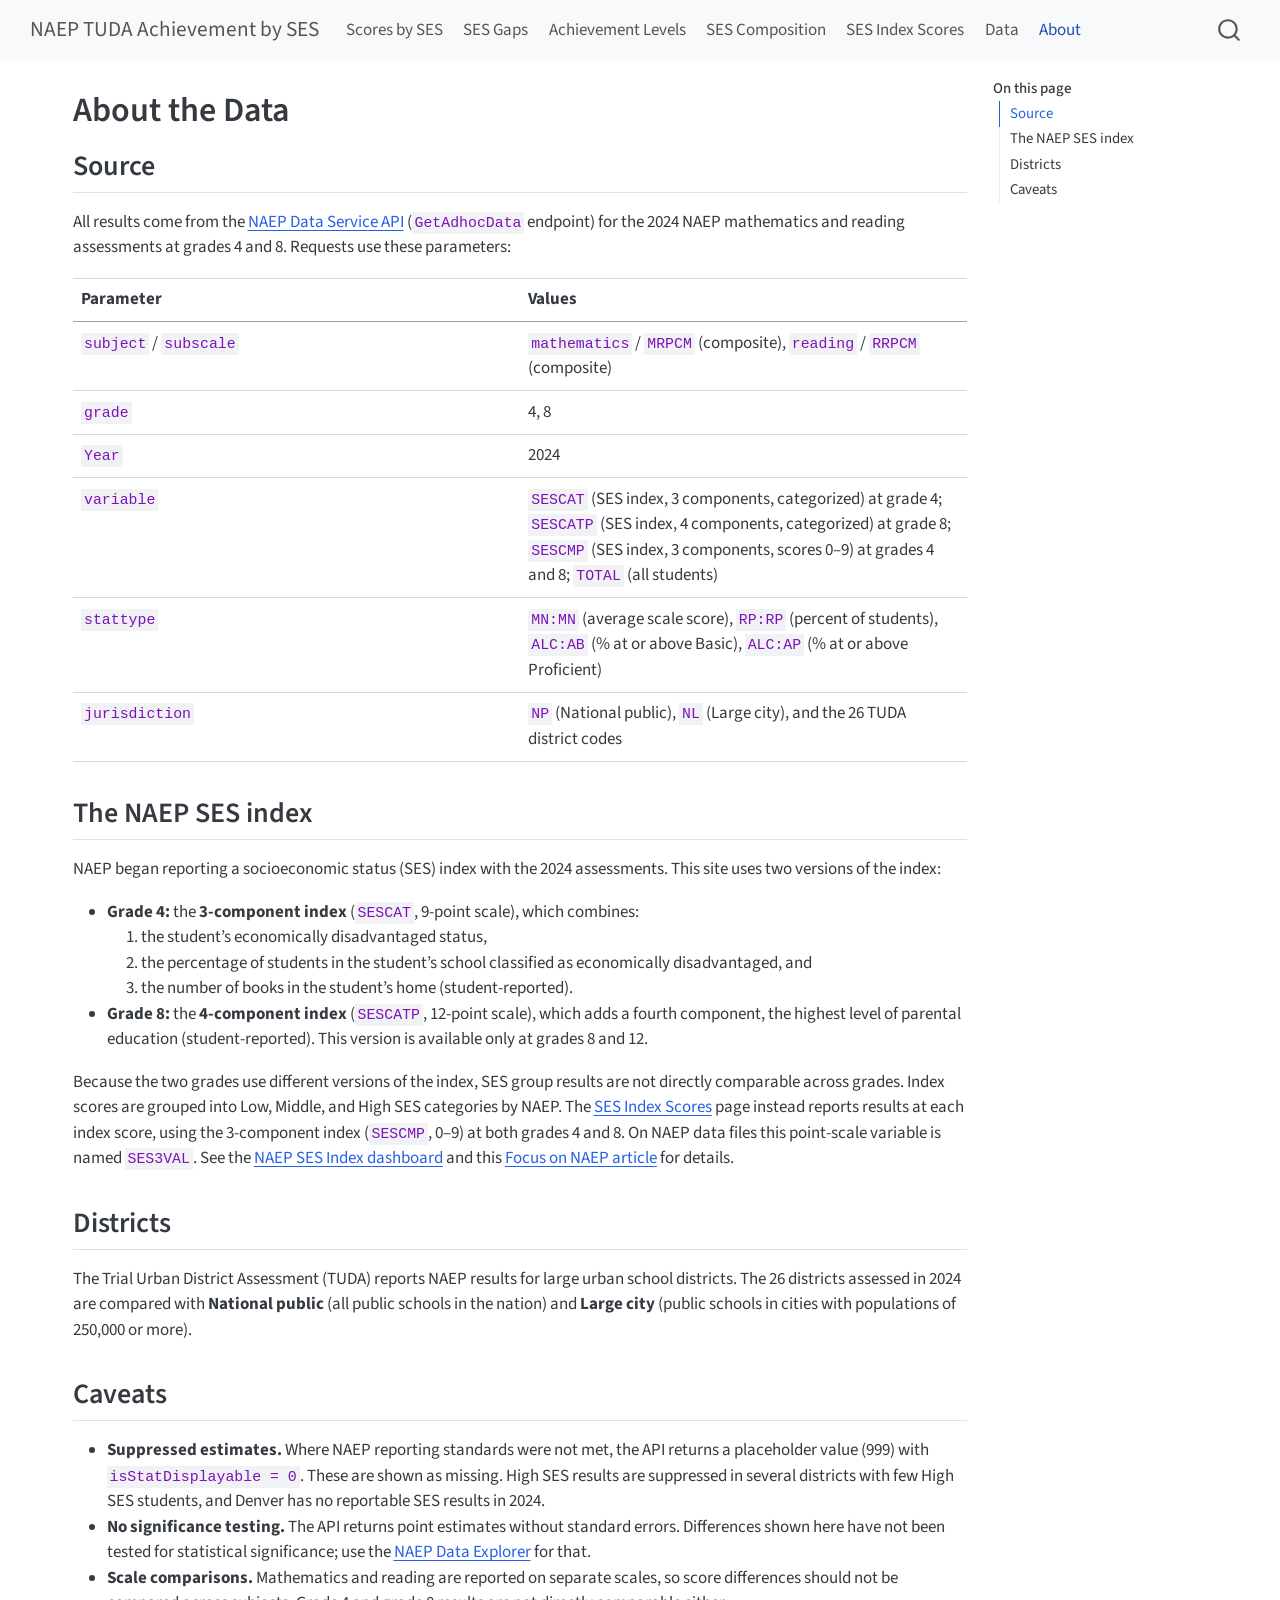
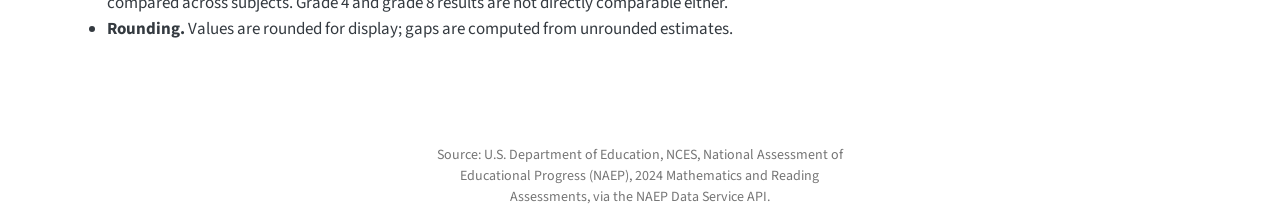
<file: about.html>
<!DOCTYPE html>
<html xmlns="http://www.w3.org/1999/xhtml" lang="en" xml:lang="en"><head>

<meta charset="utf-8">
<meta name="generator" content="quarto-1.10.18">

<meta name="viewport" content="width=device-width, initial-scale=1.0, user-scalable=yes">


<title>About the Data – NAEP TUDA Achievement by SES</title>
<style>
/* Default styles provided by pandoc.
** See https://pandoc.org/MANUAL.html#variables-for-html for config info.
*/
span.smallcaps{font-variant: small-caps;}
div.columns{display: flex; gap: 1.5em;}
div.column{flex: auto;}
@media screen {
div.columns{gap: min(4vw, 1.5em);}
div.column{overflow-x: auto;}
}
div.hanging-indent{margin-left: 1.5em; text-indent: -1.5em;}
ul.task-list{list-style: none;}
ul.task-list li input[type="checkbox"] {
  width: 0.8em;
  margin: 0 0.8em 0.2em -1em; /* quarto-specific, see https://github.com/quarto-dev/quarto-cli/issues/4556 */ 
  vertical-align: middle;
}
</style>


<script src="site_libs/quarto-nav/quarto-nav.js"></script>
<script src="site_libs/quarto-nav/headroom.min.js"></script>
<script src="site_libs/clipboard/clipboard.min.js"></script>
<script src="site_libs/quarto-search/autocomplete.umd.js"></script>
<script src="site_libs/quarto-search/fuse.min.js"></script>
<script src="site_libs/quarto-search/quarto-search.js"></script>
<meta name="quarto:offset" content="./">
<script src="site_libs/quarto-html/quarto.js" type="module"></script>
<script src="site_libs/quarto-html/tabsets/tabsets.js" type="module"></script>
<script src="site_libs/quarto-html/popper.min.js"></script>
<script src="site_libs/quarto-html/tippy.umd.min.js"></script>
<script src="site_libs/quarto-html/anchor.min.js"></script>
<link href="site_libs/quarto-html/tippy.css" rel="stylesheet">
<link href="site_libs/quarto-html/quarto-syntax-highlighting-64a204ab8560d761af7679ceaba22944.css" rel="stylesheet" id="quarto-text-highlighting-styles">
<script src="site_libs/bootstrap/bootstrap.min.js"></script>
<link href="site_libs/bootstrap/bootstrap-icons.css" rel="stylesheet">
<link href="site_libs/bootstrap/bootstrap-445b8638c3d06994fee0907d791121c4.min.css" rel="stylesheet" append-hash="true" id="quarto-bootstrap" data-mode="light">
<script id="quarto-search-options" type="application/json">{
  "location": "navbar",
  "copy-button": false,
  "collapse-after": 3,
  "panel-placement": "end",
  "type": "overlay",
  "limit": 50,
  "keyboard-shortcut": [
    "f",
    "/",
    "s"
  ],
  "show-item-context": false,
  "language": {
    "search-no-results-text": "No results",
    "search-matching-documents-text": "matching documents",
    "search-copy-link-title": "Copy link to search",
    "search-hide-matches-text": "Hide additional matches",
    "search-more-match-text": "more match in this document",
    "search-more-matches-text": "more matches in this document",
    "search-clear-button-title": "Clear",
    "search-text-placeholder": "",
    "search-detached-cancel-button-title": "Cancel",
    "search-submit-button-title": "Submit",
    "search-label": "Search"
  }
}</script>


<link rel="stylesheet" href="styles.css">
</head>

<body class="nav-fixed quarto-light">

<div id="quarto-search-results"></div>
  <header id="quarto-header" class="headroom fixed-top">
    <nav class="navbar navbar-expand-lg " data-bs-theme="dark">
      <div class="navbar-container container-fluid">
      <div class="navbar-brand-container mx-auto">
    <a class="navbar-brand" href="./index.html">
    <span class="navbar-title">NAEP TUDA Achievement by SES</span>
    </a>
  </div>
            <div id="quarto-search" class="" title="Search"></div>
          <button class="navbar-toggler" type="button" data-bs-toggle="collapse" data-bs-target="#navbarCollapse" aria-controls="navbarCollapse" role="menu" aria-expanded="false" aria-label="Toggle navigation" onclick="if (window.quartoToggleHeadroom) { window.quartoToggleHeadroom(); }">
  <span class="navbar-toggler-icon"></span>
</button>
          <div class="collapse navbar-collapse" id="navbarCollapse">
            <ul class="navbar-nav navbar-nav-scroll me-auto">
  <li class="nav-item">
    <a class="nav-link" href="./index.html"> 
<span class="menu-text">Scores by SES</span></a>
  </li>  
  <li class="nav-item">
    <a class="nav-link" href="./gaps.html"> 
<span class="menu-text">SES Gaps</span></a>
  </li>  
  <li class="nav-item">
    <a class="nav-link" href="./proficiency.html"> 
<span class="menu-text">Achievement Levels</span></a>
  </li>  
  <li class="nav-item">
    <a class="nav-link" href="./composition.html"> 
<span class="menu-text">SES Composition</span></a>
  </li>  
  <li class="nav-item">
    <a class="nav-link" href="./index-scores.html"> 
<span class="menu-text">SES Index Scores</span></a>
  </li>  
  <li class="nav-item">
    <a class="nav-link" href="./data.html"> 
<span class="menu-text">Data</span></a>
  </li>  
  <li class="nav-item">
    <a class="nav-link active" href="./about.html" aria-current="page"> 
<span class="menu-text">About</span></a>
  </li>  
</ul>
          </div> <!-- /navcollapse -->
            <div class="quarto-navbar-tools">
</div>
      </div> <!-- /container-fluid -->
    </nav>
</header>
<!-- content -->
<div id="quarto-content" class="quarto-container page-columns page-rows-contents page-layout-full page-navbar">
<!-- sidebar -->
<!-- margin-sidebar -->
    <div id="quarto-margin-sidebar" class="sidebar margin-sidebar">
        <nav id="TOC" role="doc-toc" class="toc-active">
    <h2 id="toc-title">On this page</h2>
   
  <ul>
  <li><a href="#source" id="toc-source" class="nav-link active" data-scroll-target="#source">Source</a></li>
  <li><a href="#the-naep-ses-index" id="toc-the-naep-ses-index" class="nav-link" data-scroll-target="#the-naep-ses-index">The NAEP SES index</a></li>
  <li><a href="#districts" id="toc-districts" class="nav-link" data-scroll-target="#districts">Districts</a></li>
  <li><a href="#caveats" id="toc-caveats" class="nav-link" data-scroll-target="#caveats">Caveats</a></li>
  </ul>
</nav>
    </div>
<!-- main -->
<main class="content column-page-left" id="quarto-document-content">

<header id="title-block-header" class="quarto-title-block default">
<div class="quarto-title">
<h1 class="title">About the Data</h1>
</div>



<div class="quarto-title-meta column-page-left">

    
  
    
  </div>
  


</header>


<section id="source" class="level2">
<h2 class="anchored" data-anchor-id="source">Source</h2>
<p>All results come from the <a href="https://www.nationsreportcard.gov/api_documentation.aspx">NAEP Data Service API</a> (<code>GetAdhocData</code> endpoint) for the 2024 NAEP mathematics and reading assessments at grades 4 and 8. Requests use these parameters:</p>
<table class="caption-top table">
<colgroup>
<col style="width: 50%">
<col style="width: 50%">
</colgroup>
<thead>
<tr class="header">
<th>Parameter</th>
<th>Values</th>
</tr>
</thead>
<tbody>
<tr class="odd">
<td><code>subject</code> / <code>subscale</code></td>
<td><code>mathematics</code> / <code>MRPCM</code> (composite), <code>reading</code> / <code>RRPCM</code> (composite)</td>
</tr>
<tr class="even">
<td><code>grade</code></td>
<td>4, 8</td>
</tr>
<tr class="odd">
<td><code>Year</code></td>
<td>2024</td>
</tr>
<tr class="even">
<td><code>variable</code></td>
<td><code>SESCAT</code> (SES index, 3 components, categorized) at grade 4; <code>SESCATP</code> (SES index, 4 components, categorized) at grade 8; <code>SESCMP</code> (SES index, 3 components, scores 0–9) at grades 4 and 8; <code>TOTAL</code> (all students)</td>
</tr>
<tr class="odd">
<td><code>stattype</code></td>
<td><code>MN:MN</code> (average scale score), <code>RP:RP</code> (percent of students), <code>ALC:AB</code> (% at or above Basic), <code>ALC:AP</code> (% at or above Proficient)</td>
</tr>
<tr class="even">
<td><code>jurisdiction</code></td>
<td><code>NP</code> (National public), <code>NL</code> (Large city), and the 26 TUDA district codes</td>
</tr>
</tbody>
</table>
</section>
<section id="the-naep-ses-index" class="level2">
<h2 class="anchored" data-anchor-id="the-naep-ses-index">The NAEP SES index</h2>
<p>NAEP began reporting a socioeconomic status (SES) index with the 2024 assessments. This site uses two versions of the index:</p>
<ul>
<li><strong>Grade 4:</strong> the <strong>3-component index</strong> (<code>SESCAT</code>, 9-point scale), which combines:
<ol type="1">
<li>the student’s economically disadvantaged status,</li>
<li>the percentage of students in the student’s school classified as economically disadvantaged, and</li>
<li>the number of books in the student’s home (student-reported).</li>
</ol></li>
<li><strong>Grade 8:</strong> the <strong>4-component index</strong> (<code>SESCATP</code>, 12-point scale), which adds a fourth component, the highest level of parental education (student-reported). This version is available only at grades 8 and 12.</li>
</ul>
<p>Because the two grades use different versions of the index, SES group results are not directly comparable across grades. Index scores are grouped into Low, Middle, and High SES categories by NAEP. The <a href="./index-scores.html">SES Index Scores</a> page instead reports results at each index score, using the 3-component index (<code>SESCMP</code>, 0–9) at both grades 4 and 8. On NAEP data files this point-scale variable is named <code>SES3VAL</code>. See the <a href="https://www.nationsreportcard.gov/dashboards/sesindex/">NAEP SES Index dashboard</a> and this <a href="https://www.nationsreportcard.gov/focus_on_naep/articles/#/ses">Focus on NAEP article</a> for details.</p>
</section>
<section id="districts" class="level2">
<h2 class="anchored" data-anchor-id="districts">Districts</h2>
<p>The Trial Urban District Assessment (TUDA) reports NAEP results for large urban school districts. The 26 districts assessed in 2024 are compared with <strong>National public</strong> (all public schools in the nation) and <strong>Large city</strong> (public schools in cities with populations of 250,000 or more).</p>
</section>
<section id="caveats" class="level2">
<h2 class="anchored" data-anchor-id="caveats">Caveats</h2>
<ul>
<li><strong>Suppressed estimates.</strong> Where NAEP reporting standards were not met, the API returns a placeholder value (999) with <code>isStatDisplayable = 0</code>. These are shown as missing. High SES results are suppressed in several districts with few High SES students, and Denver has no reportable SES results in 2024.</li>
<li><strong>No significance testing.</strong> The API returns point estimates without standard errors. Differences shown here have not been tested for statistical significance; use the <a href="https://www.nationsreportcard.gov/ndecore/xplore/NDE">NAEP Data Explorer</a> for that.</li>
<li><strong>Scale comparisons.</strong> Mathematics and reading are reported on separate scales, so score differences should not be compared across subjects. Grade 4 and grade 8 results are not directly comparable either.</li>
<li><strong>Rounding.</strong> Values are rounded for display; gaps are computed from unrounded estimates.</li>
</ul>


</section>

</main> <!-- /main -->
<script id="quarto-html-after-body" type="application/javascript">
  window.document.addEventListener("DOMContentLoaded", function (event) {
    const icon = "";
    const anchorJS = new window.AnchorJS();
    anchorJS.options = {
      placement: 'right',
      icon: icon
    };
    anchorJS.add('.anchored');
    const isCodeAnnotation = (el) => {
      for (const clz of el.classList) {
        if (clz.startsWith('code-annotation-')) {                     
          return true;
        }
      }
      return false;
    }
    const onCopySuccess = function(e) {
      // button target
      const button = e.trigger;
      // don't keep focus
      button.blur();
      // flash "checked"
      button.classList.add('code-copy-button-checked');
      var currentTitle = button.getAttribute("title");
      button.setAttribute("title", "Copied!");
      let tooltip;
      if (window.bootstrap) {
        button.setAttribute("data-bs-toggle", "tooltip");
        button.setAttribute("data-bs-placement", "left");
        button.setAttribute("data-bs-title", "Copied!");
        tooltip = new bootstrap.Tooltip(button, 
          { trigger: "manual", 
            customClass: "code-copy-button-tooltip",
            offset: [0, -8]});
        tooltip.show();    
      }
      setTimeout(function() {
        if (tooltip) {
          tooltip.hide();
          button.removeAttribute("data-bs-title");
          button.removeAttribute("data-bs-toggle");
          button.removeAttribute("data-bs-placement");
        }
        button.setAttribute("title", currentTitle);
        button.classList.remove('code-copy-button-checked');
      }, 1000);
      // clear code selection
      e.clearSelection();
    }
    const getTextToCopy = function(trigger) {
      const outerScaffold = trigger.parentElement.cloneNode(true);
      const codeEl = outerScaffold.querySelector('code');
      for (const childEl of codeEl.children) {
        if (isCodeAnnotation(childEl)) {
          childEl.remove();
        }
      }
      return codeEl.innerText;
    }
    const clipboard = new window.ClipboardJS('.code-copy-button:not([data-in-quarto-modal])', {
      text: getTextToCopy
    });
    clipboard.on('success', onCopySuccess);
    if (window.document.getElementById('quarto-embedded-source-code-modal')) {
      const clipboardModal = new window.ClipboardJS('.code-copy-button[data-in-quarto-modal]', {
        text: getTextToCopy,
        container: window.document.getElementById('quarto-embedded-source-code-modal')
      });
      clipboardModal.on('success', onCopySuccess);
    }
      var localhostRegex = new RegExp(/^(?:http|https):\/\/localhost\:?[0-9]*\//);
      var mailtoRegex = new RegExp(/^mailto:/);
        var filterRegex = new RegExp("https:\/\/DavidBamat\.github\.io\/TUDAs-SES\/");
      var isInternal = (href) => {
          return filterRegex.test(href) || localhostRegex.test(href) || mailtoRegex.test(href);
      }
      // Inspect non-navigation links and adorn them if external
     var links = window.document.querySelectorAll('a[href]:not(.nav-link):not(.navbar-brand):not(.toc-action):not(.sidebar-link):not(.sidebar-item-toggle):not(.pagination-link):not(.no-external):not([aria-hidden]):not(.dropdown-item):not(.quarto-navigation-tool):not(.about-link)');
      for (var i=0; i<links.length; i++) {
        const link = links[i];
        if (!isInternal(link.href)) {
          // undo the damage that might have been done by quarto-nav.js in the case of
          // links that we want to consider external
          if (link.dataset.originalHref !== undefined) {
            link.href = link.dataset.originalHref;
          }
        }
      }
    function tippyHover(el, contentFn, onTriggerFn, onUntriggerFn) {
      const config = {
        allowHTML: true,
        maxWidth: 500,
        delay: 100,
        arrow: false,
        appendTo: function(el) {
            return el.parentElement;
        },
        interactive: true,
        interactiveBorder: 10,
        theme: 'quarto',
        placement: 'bottom-start',
      };
      if (contentFn) {
        config.content = contentFn;
      }
      if (onTriggerFn) {
        config.onTrigger = onTriggerFn;
      }
      if (onUntriggerFn) {
        config.onUntrigger = onUntriggerFn;
      }
      window.tippy(el, config); 
    }
    const noterefs = window.document.querySelectorAll('a[role="doc-noteref"]');
    for (var i=0; i<noterefs.length; i++) {
      const ref = noterefs[i];
      tippyHover(ref, function() {
        // use id or data attribute instead here
        let href = ref.getAttribute('data-footnote-href') || ref.getAttribute('href');
        try { href = new URL(href).hash; } catch {}
        const id = href.replace(/^#\/?/, "");
        const note = window.document.getElementById(id);
        if (note) {
          return note.innerHTML;
        } else {
          return "";
        }
      });
    }
    const xrefs = window.document.querySelectorAll('a.quarto-xref');
    const processXRef = (id, note) => {
      // Strip column container classes
      const stripColumnClz = (el) => {
        el.classList.remove("page-full", "page-columns");
        if (el.children) {
          for (const child of el.children) {
            stripColumnClz(child);
          }
        }
      }
      stripColumnClz(note)
      if (id === null || id.startsWith('sec-')) {
        // Special case sections, only their first couple elements
        const container = document.createElement("div");
        if (note.children && note.children.length > 2) {
          container.appendChild(note.children[0].cloneNode(true));
          for (let i = 1; i < note.children.length; i++) {
            const child = note.children[i];
            if (child.tagName === "P" && child.innerText === "") {
              continue;
            } else {
              container.appendChild(child.cloneNode(true));
              break;
            }
          }
          if (window.Quarto?.typesetMath) {
            window.Quarto.typesetMath(container);
          }
          return container.innerHTML
        } else {
          if (window.Quarto?.typesetMath) {
            window.Quarto.typesetMath(note);
          }
          return note.innerHTML;
        }
      } else {
        // Remove any anchor links if they are present
        const anchorLink = note.querySelector('a.anchorjs-link');
        if (anchorLink) {
          anchorLink.remove();
        }
        if (window.Quarto?.typesetMath) {
          window.Quarto.typesetMath(note);
        }
        if (note.classList.contains("callout")) {
          return note.outerHTML;
        } else {
          return note.innerHTML;
        }
      }
    }
    for (var i=0; i<xrefs.length; i++) {
      const xref = xrefs[i];
      tippyHover(xref, undefined, function(instance) {
        instance.disable();
        let url = xref.getAttribute('href');
        let hash = undefined; 
        if (url.startsWith('#')) {
          hash = url;
        } else {
          try { hash = new URL(url).hash; } catch {}
        }
        if (hash) {
          const id = hash.replace(/^#\/?/, "");
          const note = window.document.getElementById(id);
          if (note !== null) {
            try {
              const html = processXRef(id, note.cloneNode(true));
              instance.setContent(html);
            } finally {
              instance.enable();
              instance.show();
            }
          } else {
            // See if we can fetch this
            fetch(url.split('#')[0])
            .then(res => res.text())
            .then(html => {
              const parser = new DOMParser();
              const htmlDoc = parser.parseFromString(html, "text/html");
              const note = htmlDoc.getElementById(id);
              if (note !== null) {
                const html = processXRef(id, note);
                instance.setContent(html);
              } 
            }).finally(() => {
              instance.enable();
              instance.show();
            });
          }
        } else {
          // See if we can fetch a full url (with no hash to target)
          // This is a special case and we should probably do some content thinning / targeting
          fetch(url)
          .then(res => res.text())
          .then(html => {
            const parser = new DOMParser();
            const htmlDoc = parser.parseFromString(html, "text/html");
            const note = htmlDoc.querySelector('main.content');
            if (note !== null) {
              // This should only happen for chapter cross references
              // (since there is no id in the URL)
              // remove the first header
              if (note.children.length > 0 && note.children[0].tagName === "HEADER") {
                note.children[0].remove();
              }
              const html = processXRef(null, note);
              instance.setContent(html);
            } 
          }).finally(() => {
            instance.enable();
            instance.show();
          });
        }
      }, function(instance) {
      });
    }
        let selectedAnnoteEl;
        const selectorForAnnotation = ( cell, annotation) => {
          let cellAttr = 'data-code-cell="' + cell + '"';
          let lineAttr = 'data-code-annotation="' +  annotation + '"';
          const selector = 'span[' + cellAttr + '][' + lineAttr + ']';
          return selector;
        }
        const selectCodeLines = (annoteEl) => {
          const doc = window.document;
          const targetCell = annoteEl.getAttribute("data-target-cell");
          const targetAnnotation = annoteEl.getAttribute("data-target-annotation");
          const annoteSpan = window.document.querySelector(selectorForAnnotation(targetCell, targetAnnotation));
          const lines = annoteSpan.getAttribute("data-code-lines").split(",");
          const lineIds = lines.map((line) => {
            return targetCell + "-" + line;
          })
          let top = null;
          let height = null;
          let parent = null;
          if (lineIds.length > 0) {
              //compute the position of the single el (top and bottom and make a div)
              const el = window.document.getElementById(lineIds[0]);
              top = el.offsetTop;
              height = el.offsetHeight;
              parent = el.parentElement.parentElement;
            if (lineIds.length > 1) {
              const lastEl = window.document.getElementById(lineIds[lineIds.length - 1]);
              const bottom = lastEl.offsetTop + lastEl.offsetHeight;
              height = bottom - top;
            }
            if (top !== null && height !== null && parent !== null) {
              // cook up a div (if necessary) and position it 
              let div = window.document.getElementById("code-annotation-line-highlight");
              if (div === null) {
                div = window.document.createElement("div");
                div.setAttribute("id", "code-annotation-line-highlight");
                div.style.position = 'absolute';
                parent.appendChild(div);
              }
              div.style.top = top - 2 + "px";
              div.style.height = height + 4 + "px";
              div.style.left = 0;
              let gutterDiv = window.document.getElementById("code-annotation-line-highlight-gutter");
              if (gutterDiv === null) {
                gutterDiv = window.document.createElement("div");
                gutterDiv.setAttribute("id", "code-annotation-line-highlight-gutter");
                gutterDiv.style.position = 'absolute';
                const codeCell = window.document.getElementById(targetCell);
                const gutter = codeCell.querySelector('.code-annotation-gutter');
                gutter.appendChild(gutterDiv);
              }
              gutterDiv.style.top = top - 2 + "px";
              gutterDiv.style.height = height + 4 + "px";
            }
            selectedAnnoteEl = annoteEl;
          }
        };
        const unselectCodeLines = () => {
          const elementsIds = ["code-annotation-line-highlight", "code-annotation-line-highlight-gutter"];
          elementsIds.forEach((elId) => {
            const div = window.document.getElementById(elId);
            if (div) {
              div.remove();
            }
          });
          selectedAnnoteEl = undefined;
        };
          // Handle positioning of the toggle
      window.addEventListener(
        "resize",
        throttle(() => {
          elRect = undefined;
          if (selectedAnnoteEl) {
            selectCodeLines(selectedAnnoteEl);
          }
        }, 10)
      );
      function throttle(fn, ms) {
      let throttle = false;
      let timer;
        return (...args) => {
          if(!throttle) { // first call gets through
              fn.apply(this, args);
              throttle = true;
          } else { // all the others get throttled
              if(timer) clearTimeout(timer); // cancel #2
              timer = setTimeout(() => {
                fn.apply(this, args);
                timer = throttle = false;
              }, ms);
          }
        };
      }
        // Attach click handler to the DT
        const annoteDls = window.document.querySelectorAll('dt[data-target-cell]');
        for (const annoteDlNode of annoteDls) {
          annoteDlNode.addEventListener('click', (event) => {
            const clickedEl = event.target;
            if (clickedEl !== selectedAnnoteEl) {
              unselectCodeLines();
              const activeEl = window.document.querySelector('dt[data-target-cell].code-annotation-active');
              if (activeEl) {
                activeEl.classList.remove('code-annotation-active');
              }
              selectCodeLines(clickedEl);
              clickedEl.classList.add('code-annotation-active');
            } else {
              // Unselect the line
              unselectCodeLines();
              clickedEl.classList.remove('code-annotation-active');
            }
          });
        }
    const findCites = (el) => {
      const parentEl = el.parentElement;
      if (parentEl) {
        const cites = parentEl.dataset.cites;
        if (cites) {
          return {
            el,
            cites: cites.split(' ')
          };
        } else {
          return findCites(el.parentElement)
        }
      } else {
        return undefined;
      }
    };
    var bibliorefs = window.document.querySelectorAll('a[role="doc-biblioref"]');
    for (var i=0; i<bibliorefs.length; i++) {
      const ref = bibliorefs[i];
      const citeInfo = findCites(ref);
      if (citeInfo) {
        tippyHover(citeInfo.el, function() {
          var popup = window.document.createElement('div');
          citeInfo.cites.forEach(function(cite) {
            var citeDiv = window.document.createElement('div');
            citeDiv.classList.add('hanging-indent');
            citeDiv.classList.add('csl-entry');
            var biblioDiv = window.document.getElementById('ref-' + cite);
            if (biblioDiv) {
              citeDiv.innerHTML = biblioDiv.innerHTML;
            }
            popup.appendChild(citeDiv);
          });
          return popup.innerHTML;
        });
      }
    }
  });
  </script>
</div> <!-- /content -->
<footer class="footer">
  <div class="nav-footer">
    <div class="nav-footer-left">
      &nbsp;
    </div>   
    <div class="nav-footer-center">
<p>Source: U.S. Department of Education, NCES, National Assessment of Educational Progress (NAEP), 2024 Mathematics and Reading Assessments, via the NAEP Data Service API.</p>
</div>
    <div class="nav-footer-right">
      &nbsp;
    </div>
  </div>
</footer>




</body></html>
</file>
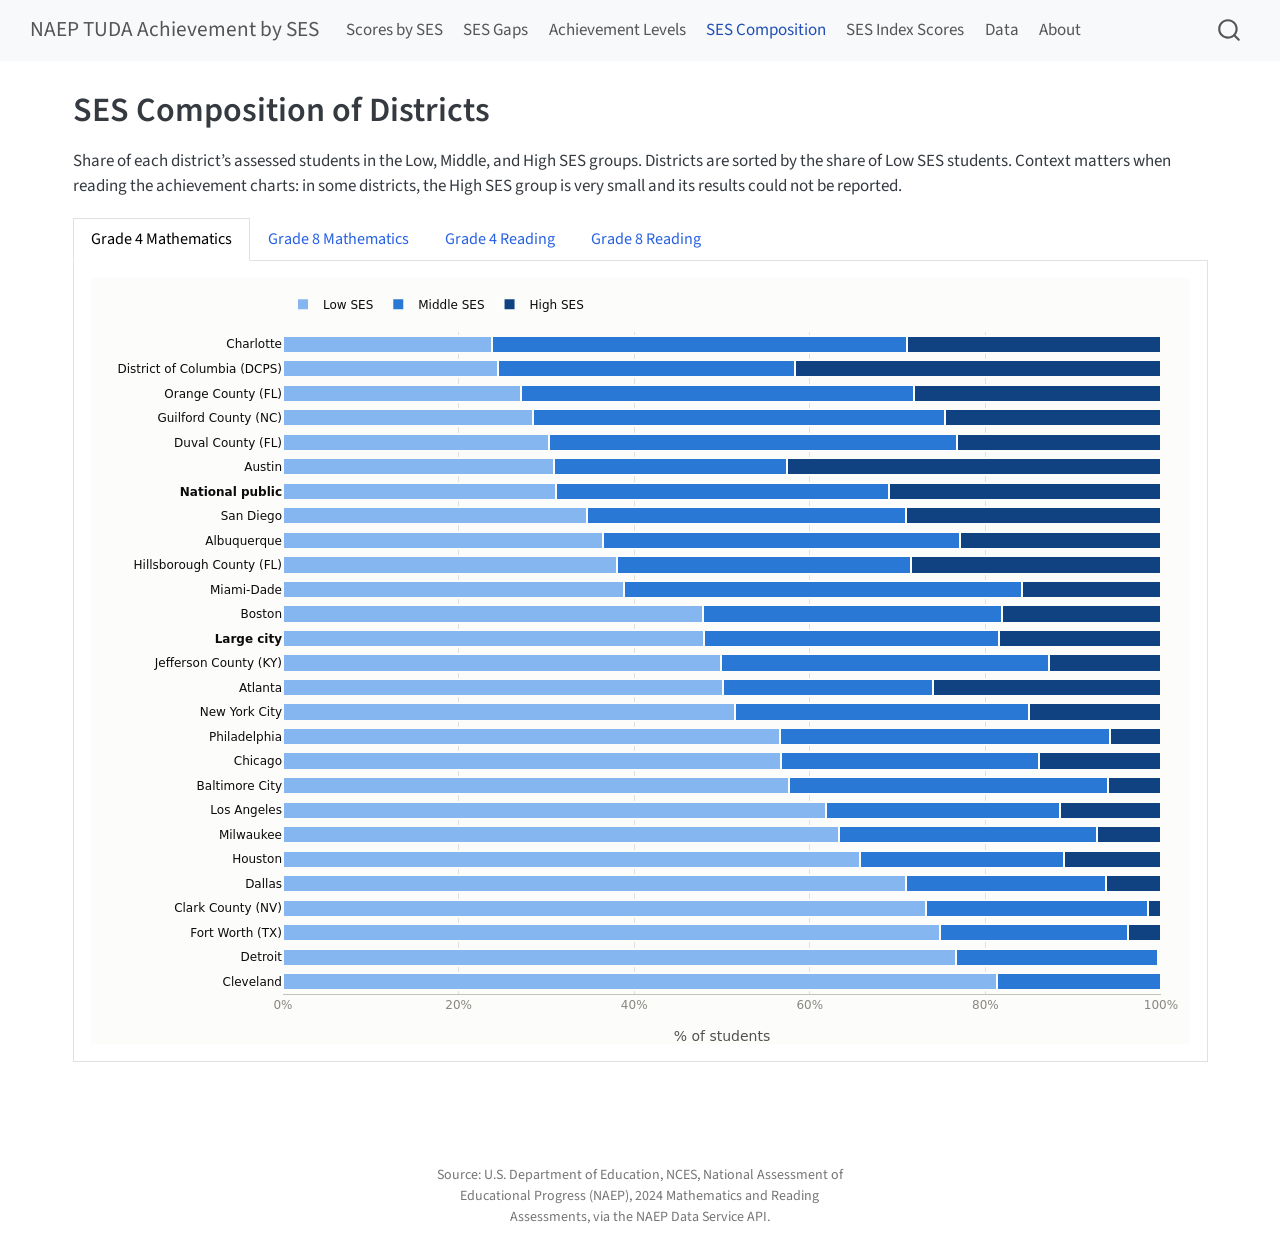
<file: composition.html>
<!DOCTYPE html>
<html xmlns="http://www.w3.org/1999/xhtml" lang="en" xml:lang="en"><head>

<meta charset="utf-8">
<meta name="generator" content="quarto-1.10.18">

<meta name="viewport" content="width=device-width, initial-scale=1.0, user-scalable=yes">


<title>SES Composition of Districts – NAEP TUDA Achievement by SES</title>
<style>
/* Default styles provided by pandoc.
** See https://pandoc.org/MANUAL.html#variables-for-html for config info.
*/
span.smallcaps{font-variant: small-caps;}
div.columns{display: flex; gap: 1.5em;}
div.column{flex: auto;}
@media screen {
div.columns{gap: min(4vw, 1.5em);}
div.column{overflow-x: auto;}
}
div.hanging-indent{margin-left: 1.5em; text-indent: -1.5em;}
ul.task-list{list-style: none;}
ul.task-list li input[type="checkbox"] {
  width: 0.8em;
  margin: 0 0.8em 0.2em -1em; /* quarto-specific, see https://github.com/quarto-dev/quarto-cli/issues/4556 */ 
  vertical-align: middle;
}
</style>


<script src="site_libs/quarto-nav/quarto-nav.js"></script>
<script src="site_libs/quarto-nav/headroom.min.js"></script>
<script src="site_libs/clipboard/clipboard.min.js"></script>
<script src="site_libs/quarto-search/autocomplete.umd.js"></script>
<script src="site_libs/quarto-search/fuse.min.js"></script>
<script src="site_libs/quarto-search/quarto-search.js"></script>
<meta name="quarto:offset" content="./">
<script src="site_libs/quarto-html/quarto.js" type="module"></script>
<script src="site_libs/quarto-html/tabsets/tabsets.js" type="module"></script>
<script src="site_libs/quarto-html/popper.min.js"></script>
<script src="site_libs/quarto-html/tippy.umd.min.js"></script>
<script src="site_libs/quarto-html/anchor.min.js"></script>
<link href="site_libs/quarto-html/tippy.css" rel="stylesheet">
<link href="site_libs/quarto-html/quarto-syntax-highlighting-64a204ab8560d761af7679ceaba22944.css" rel="stylesheet" id="quarto-text-highlighting-styles">
<script src="site_libs/bootstrap/bootstrap.min.js"></script>
<link href="site_libs/bootstrap/bootstrap-icons.css" rel="stylesheet">
<link href="site_libs/bootstrap/bootstrap-445b8638c3d06994fee0907d791121c4.min.css" rel="stylesheet" append-hash="true" id="quarto-bootstrap" data-mode="light">
<script id="quarto-search-options" type="application/json">{
  "location": "navbar",
  "copy-button": false,
  "collapse-after": 3,
  "panel-placement": "end",
  "type": "overlay",
  "limit": 50,
  "keyboard-shortcut": [
    "f",
    "/",
    "s"
  ],
  "show-item-context": false,
  "language": {
    "search-no-results-text": "No results",
    "search-matching-documents-text": "matching documents",
    "search-copy-link-title": "Copy link to search",
    "search-hide-matches-text": "Hide additional matches",
    "search-more-match-text": "more match in this document",
    "search-more-matches-text": "more matches in this document",
    "search-clear-button-title": "Clear",
    "search-text-placeholder": "",
    "search-detached-cancel-button-title": "Cancel",
    "search-submit-button-title": "Submit",
    "search-label": "Search"
  }
}</script>
<script src="site_libs/htmlwidgets-1.6.4/htmlwidgets.js"></script>
<script src="site_libs/plotly-binding-4.11.0/plotly.js"></script>
<script src="site_libs/typedarray-0.1/typedarray.min.js"></script>
<script src="site_libs/jquery-3.5.1/jquery.min.js"></script>
<link href="site_libs/crosstalk-1.2.2/css/crosstalk.min.css" rel="stylesheet">
<script src="site_libs/crosstalk-1.2.2/js/crosstalk.min.js"></script>
<link href="site_libs/plotly-htmlwidgets-css-2.11.1/plotly-htmlwidgets.css" rel="stylesheet">
<script src="site_libs/plotly-main-2.11.1/plotly-latest.min.js"></script>


<link rel="stylesheet" href="styles.css">
</head>

<body class="nav-fixed quarto-light">

<div id="quarto-search-results"></div>
  <header id="quarto-header" class="headroom fixed-top">
    <nav class="navbar navbar-expand-lg " data-bs-theme="dark">
      <div class="navbar-container container-fluid">
      <div class="navbar-brand-container mx-auto">
    <a class="navbar-brand" href="./index.html">
    <span class="navbar-title">NAEP TUDA Achievement by SES</span>
    </a>
  </div>
            <div id="quarto-search" class="" title="Search"></div>
          <button class="navbar-toggler" type="button" data-bs-toggle="collapse" data-bs-target="#navbarCollapse" aria-controls="navbarCollapse" role="menu" aria-expanded="false" aria-label="Toggle navigation" onclick="if (window.quartoToggleHeadroom) { window.quartoToggleHeadroom(); }">
  <span class="navbar-toggler-icon"></span>
</button>
          <div class="collapse navbar-collapse" id="navbarCollapse">
            <ul class="navbar-nav navbar-nav-scroll me-auto">
  <li class="nav-item">
    <a class="nav-link" href="./index.html"> 
<span class="menu-text">Scores by SES</span></a>
  </li>  
  <li class="nav-item">
    <a class="nav-link" href="./gaps.html"> 
<span class="menu-text">SES Gaps</span></a>
  </li>  
  <li class="nav-item">
    <a class="nav-link" href="./proficiency.html"> 
<span class="menu-text">Achievement Levels</span></a>
  </li>  
  <li class="nav-item">
    <a class="nav-link active" href="./composition.html" aria-current="page"> 
<span class="menu-text">SES Composition</span></a>
  </li>  
  <li class="nav-item">
    <a class="nav-link" href="./index-scores.html"> 
<span class="menu-text">SES Index Scores</span></a>
  </li>  
  <li class="nav-item">
    <a class="nav-link" href="./data.html"> 
<span class="menu-text">Data</span></a>
  </li>  
  <li class="nav-item">
    <a class="nav-link" href="./about.html"> 
<span class="menu-text">About</span></a>
  </li>  
</ul>
          </div> <!-- /navcollapse -->
            <div class="quarto-navbar-tools">
</div>
      </div> <!-- /container-fluid -->
    </nav>
</header>
<!-- content -->
<div id="quarto-content" class="quarto-container page-columns page-rows-contents page-layout-full page-navbar">
<!-- sidebar -->
<!-- margin-sidebar -->
    <div id="quarto-margin-sidebar" class="sidebar margin-sidebar zindex-bottom">
        
    </div>
<!-- main -->
<main class="content column-page" id="quarto-document-content">

<header id="title-block-header" class="quarto-title-block default">
<div class="quarto-title">
<h1 class="title">SES Composition of Districts</h1>
</div>



<div class="quarto-title-meta column-page">

    
  
    
  </div>
  


</header>


<p>Share of each district’s assessed students in the Low, Middle, and High SES groups. Districts are sorted by the share of Low SES students. Context matters when reading the achievement charts: in some districts, the High SES group is very small and its results could not be reported.</p>
<div class="tabset-margin-container"></div><div class="panel-tabset">
<ul class="nav nav-tabs" role="tablist"><li class="nav-item" role="presentation"><a class="nav-link active" id="tabset-1-1-tab" data-bs-toggle="tab" data-bs-target="#tabset-1-1" role="tab" aria-controls="tabset-1-1" aria-selected="true" href="">Grade 4 Mathematics</a></li><li class="nav-item" role="presentation"><a class="nav-link" id="tabset-1-2-tab" data-bs-toggle="tab" data-bs-target="#tabset-1-2" role="tab" aria-controls="tabset-1-2" aria-selected="false" href="">Grade 8 Mathematics</a></li><li class="nav-item" role="presentation"><a class="nav-link" id="tabset-1-3-tab" data-bs-toggle="tab" data-bs-target="#tabset-1-3" role="tab" aria-controls="tabset-1-3" aria-selected="false" href="">Grade 4 Reading</a></li><li class="nav-item" role="presentation"><a class="nav-link" id="tabset-1-4-tab" data-bs-toggle="tab" data-bs-target="#tabset-1-4" role="tab" aria-controls="tabset-1-4" aria-selected="false" href="">Grade 8 Reading</a></li></ul>
<div class="tab-content">
<div id="tabset-1-1" class="tab-pane active" role="tabpanel" aria-labelledby="tabset-1-1-tab">
<div class="cell">
<div class="cell-output-display">
<div id="htmlwidget-ad734034917aa29d42b8" style="width:100%;height:766px;" class="plotly html-widget"></div>
<script type="application/json" data-for="htmlwidget-ad734034917aa29d42b8">{"x":{"visdat":{"388b69590d31":["function () ","plotlyVisDat"],"388b557141ff":["function () ","data"],"388b7ea3f82b":["function () ","data"],"388b3efa1001":["function () ","data"]},"cur_data":"388b3efa1001","attrs":{"388b557141ff":{"alpha_stroke":1,"sizes":[10,100],"spans":[1,20],"x":{},"y":{},"type":"bar","name":"Low SES","orientation":"h","marker":{"color":"#86b6ef","line":{"color":"#fcfcfb","width":2}},"customdata":{},"hovertemplate":"<b>%{customdata}<\/b><br>Low SES: %{x:.0f}% of students<extra><\/extra>","inherit":true},"388b7ea3f82b":{"alpha_stroke":1,"sizes":[10,100],"spans":[1,20],"x":{},"y":{},"type":"bar","name":"Middle SES","orientation":"h","marker":{"color":"#2a78d6","line":{"color":"#fcfcfb","width":2}},"customdata":{},"hovertemplate":"<b>%{customdata}<\/b><br>Middle SES: %{x:.0f}% of students<extra><\/extra>","inherit":true},"388b3efa1001":{"alpha_stroke":1,"sizes":[10,100],"spans":[1,20],"x":{},"y":{},"type":"bar","name":"High SES","orientation":"h","marker":{"color":"#104281","line":{"color":"#fcfcfb","width":2}},"customdata":{},"hovertemplate":"<b>%{customdata}<\/b><br>High SES: %{x:.0f}% of students<extra><\/extra>","inherit":true}},"layout":{"margin":{"b":50,"l":60,"t":40,"r":20},"font":{"family":"system-ui, -apple-system, 'Segoe UI', sans-serif","color":"#52514e","size":12},"paper_bgcolor":"#fcfcfb","plot_bgcolor":"#fcfcfb","xaxis":{"domain":[0,1],"automargin":true,"title":"% of students","gridcolor":"#e1e0d9","zeroline":false,"linecolor":"#c3c2b7","tickfont":{"color":"#898781"},"range":[0,100],"ticksuffix":"%"},"yaxis":{"domain":[0,1],"automargin":true,"title":"","gridcolor":"rgba(0,0,0,0)","tickfont":{"color":"#0b0b0b"},"categoryorder":"array","categoryarray":["Cleveland","Detroit","Fort Worth (TX)","Clark County (NV)","Dallas","Houston","Milwaukee","Los Angeles","Baltimore City","Chicago","Philadelphia","New York City","Atlanta","Jefferson County (KY)","<b>Large city<\/b>","Boston","Miami-Dade","Hillsborough County (FL)","Albuquerque","San Diego","<b>National public<\/b>","Austin","Duval County (FL)","Guilford County (NC)","Orange County (FL)","District of Columbia (DCPS)","Charlotte","Denver"],"type":"category"},"legend":{"orientation":"h","x":0,"y":1.02,"yanchor":"bottom","traceorder":"normal","font":{"color":"#0b0b0b"}},"hoverlabel":{"bgcolor":"white","font":{"color":"#0b0b0b"}},"barmode":"stack","bargap":0.29999999999999999,"hovermode":"closest","showlegend":true},"source":"A","config":{"modeBarButtonsToAdd":["hoverclosest","hovercompare"],"showSendToCloud":false,"displaylogo":false,"modeBarButtonsToRemove":["lasso2d","select2d","autoScale2d"]},"data":[{"x":[47.946298771643498,31.075504571931599,50.102551676646101,47.7961312005501,56.692425075443801,34.649399253362503,30.301220602815398,28.4585348756593,65.681480991413395,38.865834260272599,49.888508027129298,63.328660694978801,61.789465731795801,57.574773070654601,51.464249820199001,38.039638471968402,56.592076106229499,36.430881963753798,76.666042934124306,70.920115687495894,23.7518117956011,30.820505213307602,81.375331033747401,24.515411821798999,73.2162098454112,74.842132067063105,27.069596416019898],"y":["<b>Large city<\/b>","<b>National public<\/b>","Atlanta","Boston","Chicago","San Diego","Duval County (FL)","Guilford County (NC)","Houston","Miami-Dade","Jefferson County (KY)","Milwaukee","Los Angeles","Baltimore City","New York City","Hillsborough County (FL)","Philadelphia","Albuquerque","Detroit","Dallas","Charlotte","Austin","Cleveland","District of Columbia (DCPS)","Clark County (NV)","Fort Worth (TX)","Orange County (FL)"],"type":"bar","name":"Low SES","orientation":"h","marker":{"color":"#86b6ef","line":{"color":"#fcfcfb","width":2}},"customdata":["Large city","National public","Atlanta","Boston","Chicago","San Diego","Duval County (FL)","Guilford County (NC)","Houston","Miami-Dade","Jefferson County (KY)","Milwaukee","Los Angeles","Baltimore City","New York City","Hillsborough County (FL)","Philadelphia","Albuquerque","Detroit","Dallas","Charlotte","Austin","Cleveland","District of Columbia (DCPS)","Clark County (NV)","Fort Worth (TX)","Orange County (FL)"],"hovertemplate":["<b>%{customdata}<\/b><br>Low SES: %{x:.0f}% of students<extra><\/extra>","<b>%{customdata}<\/b><br>Low SES: %{x:.0f}% of students<extra><\/extra>","<b>%{customdata}<\/b><br>Low SES: %{x:.0f}% of students<extra><\/extra>","<b>%{customdata}<\/b><br>Low SES: %{x:.0f}% of students<extra><\/extra>","<b>%{customdata}<\/b><br>Low SES: %{x:.0f}% of students<extra><\/extra>","<b>%{customdata}<\/b><br>Low SES: %{x:.0f}% of students<extra><\/extra>","<b>%{customdata}<\/b><br>Low SES: %{x:.0f}% of students<extra><\/extra>","<b>%{customdata}<\/b><br>Low SES: %{x:.0f}% of students<extra><\/extra>","<b>%{customdata}<\/b><br>Low SES: %{x:.0f}% of students<extra><\/extra>","<b>%{customdata}<\/b><br>Low SES: %{x:.0f}% of students<extra><\/extra>","<b>%{customdata}<\/b><br>Low SES: %{x:.0f}% of students<extra><\/extra>","<b>%{customdata}<\/b><br>Low SES: %{x:.0f}% of students<extra><\/extra>","<b>%{customdata}<\/b><br>Low SES: %{x:.0f}% of students<extra><\/extra>","<b>%{customdata}<\/b><br>Low SES: %{x:.0f}% of students<extra><\/extra>","<b>%{customdata}<\/b><br>Low SES: %{x:.0f}% of students<extra><\/extra>","<b>%{customdata}<\/b><br>Low SES: %{x:.0f}% of students<extra><\/extra>","<b>%{customdata}<\/b><br>Low SES: %{x:.0f}% of students<extra><\/extra>","<b>%{customdata}<\/b><br>Low SES: %{x:.0f}% of students<extra><\/extra>","<b>%{customdata}<\/b><br>Low SES: %{x:.0f}% of students<extra><\/extra>","<b>%{customdata}<\/b><br>Low SES: %{x:.0f}% of students<extra><\/extra>","<b>%{customdata}<\/b><br>Low SES: %{x:.0f}% of students<extra><\/extra>","<b>%{customdata}<\/b><br>Low SES: %{x:.0f}% of students<extra><\/extra>","<b>%{customdata}<\/b><br>Low SES: %{x:.0f}% of students<extra><\/extra>","<b>%{customdata}<\/b><br>Low SES: %{x:.0f}% of students<extra><\/extra>","<b>%{customdata}<\/b><br>Low SES: %{x:.0f}% of students<extra><\/extra>","<b>%{customdata}<\/b><br>Low SES: %{x:.0f}% of students<extra><\/extra>","<b>%{customdata}<\/b><br>Low SES: %{x:.0f}% of students<extra><\/extra>"],"error_y":{"color":"rgba(31,119,180,1)"},"error_x":{"color":"rgba(31,119,180,1)"},"xaxis":"x","yaxis":"y","frame":null},{"x":[33.579278672168101,37.989694865279397,23.894903233640498,34.039082140366503,29.420845383563599,36.278585699000303,46.510969308319901,46.974944232548602,23.262042123681599,45.3419276373195,37.361709120982397,29.3824212626551,26.661289689881801,36.339466490413201,33.466322746071903,33.470250747579897,37.626019723543202,40.710416218989998,23.008970406715601,22.857467988234401,47.343197158797999,26.529499893554,18.624668966252599,33.834563289863503,25.3312786728298,21.3433962434598,44.7498458947762],"y":["<b>Large city<\/b>","<b>National public<\/b>","Atlanta","Boston","Chicago","San Diego","Duval County (FL)","Guilford County (NC)","Houston","Miami-Dade","Jefferson County (KY)","Milwaukee","Los Angeles","Baltimore City","New York City","Hillsborough County (FL)","Philadelphia","Albuquerque","Detroit","Dallas","Charlotte","Austin","Cleveland","District of Columbia (DCPS)","Clark County (NV)","Fort Worth (TX)","Orange County (FL)"],"type":"bar","name":"Middle SES","orientation":"h","marker":{"color":"#2a78d6","line":{"color":"#fcfcfb","width":2}},"customdata":["Large city","National public","Atlanta","Boston","Chicago","San Diego","Duval County (FL)","Guilford County (NC)","Houston","Miami-Dade","Jefferson County (KY)","Milwaukee","Los Angeles","Baltimore City","New York City","Hillsborough County (FL)","Philadelphia","Albuquerque","Detroit","Dallas","Charlotte","Austin","Cleveland","District of Columbia (DCPS)","Clark County (NV)","Fort Worth (TX)","Orange County (FL)"],"hovertemplate":["<b>%{customdata}<\/b><br>Middle SES: %{x:.0f}% of students<extra><\/extra>","<b>%{customdata}<\/b><br>Middle SES: %{x:.0f}% of students<extra><\/extra>","<b>%{customdata}<\/b><br>Middle SES: %{x:.0f}% of students<extra><\/extra>","<b>%{customdata}<\/b><br>Middle SES: %{x:.0f}% of students<extra><\/extra>","<b>%{customdata}<\/b><br>Middle SES: %{x:.0f}% of students<extra><\/extra>","<b>%{customdata}<\/b><br>Middle SES: %{x:.0f}% of students<extra><\/extra>","<b>%{customdata}<\/b><br>Middle SES: %{x:.0f}% of students<extra><\/extra>","<b>%{customdata}<\/b><br>Middle SES: %{x:.0f}% of students<extra><\/extra>","<b>%{customdata}<\/b><br>Middle SES: %{x:.0f}% of students<extra><\/extra>","<b>%{customdata}<\/b><br>Middle SES: %{x:.0f}% of students<extra><\/extra>","<b>%{customdata}<\/b><br>Middle SES: %{x:.0f}% of students<extra><\/extra>","<b>%{customdata}<\/b><br>Middle SES: %{x:.0f}% of students<extra><\/extra>","<b>%{customdata}<\/b><br>Middle SES: %{x:.0f}% of students<extra><\/extra>","<b>%{customdata}<\/b><br>Middle SES: %{x:.0f}% of students<extra><\/extra>","<b>%{customdata}<\/b><br>Middle SES: %{x:.0f}% of students<extra><\/extra>","<b>%{customdata}<\/b><br>Middle SES: %{x:.0f}% of students<extra><\/extra>","<b>%{customdata}<\/b><br>Middle SES: %{x:.0f}% of students<extra><\/extra>","<b>%{customdata}<\/b><br>Middle SES: %{x:.0f}% of students<extra><\/extra>","<b>%{customdata}<\/b><br>Middle SES: %{x:.0f}% of students<extra><\/extra>","<b>%{customdata}<\/b><br>Middle SES: %{x:.0f}% of students<extra><\/extra>","<b>%{customdata}<\/b><br>Middle SES: %{x:.0f}% of students<extra><\/extra>","<b>%{customdata}<\/b><br>Middle SES: %{x:.0f}% of students<extra><\/extra>","<b>%{customdata}<\/b><br>Middle SES: %{x:.0f}% of students<extra><\/extra>","<b>%{customdata}<\/b><br>Middle SES: %{x:.0f}% of students<extra><\/extra>","<b>%{customdata}<\/b><br>Middle SES: %{x:.0f}% of students<extra><\/extra>","<b>%{customdata}<\/b><br>Middle SES: %{x:.0f}% of students<extra><\/extra>","<b>%{customdata}<\/b><br>Middle SES: %{x:.0f}% of students<extra><\/extra>"],"error_y":{"color":"rgba(255,127,14,1)"},"error_x":{"color":"rgba(255,127,14,1)"},"xaxis":"x","yaxis":"y","frame":null},{"x":[18.474422556188301,30.934800562789,26.002545089713401,18.1647866590835,13.8867295409925,29.072015047637301,23.187810088864801,24.566520891792099,11.056476884905001,15.7922381024079,12.7497828518883,7.2889180423660402,11.5492445783224,6.0857604389321498,15.069427433729199,28.490110780451701,5.78190417022729,22.8587018172562,6.2224163242697204,28.904991045600902,42.649994893138398,41.650024888337498,1.4525114817590099,3.8144716894771298,28.180557689203901],"y":["<b>Large city<\/b>","<b>National public<\/b>","Atlanta","Boston","Chicago","San Diego","Duval County (FL)","Guilford County (NC)","Houston","Miami-Dade","Jefferson County (KY)","Milwaukee","Los Angeles","Baltimore City","New York City","Hillsborough County (FL)","Philadelphia","Albuquerque","Dallas","Charlotte","Austin","District of Columbia (DCPS)","Clark County (NV)","Fort Worth (TX)","Orange County (FL)"],"type":"bar","name":"High SES","orientation":"h","marker":{"color":"#104281","line":{"color":"#fcfcfb","width":2}},"customdata":["Large city","National public","Atlanta","Boston","Chicago","San Diego","Duval County (FL)","Guilford County (NC)","Houston","Miami-Dade","Jefferson County (KY)","Milwaukee","Los Angeles","Baltimore City","New York City","Hillsborough County (FL)","Philadelphia","Albuquerque","Dallas","Charlotte","Austin","District of Columbia (DCPS)","Clark County (NV)","Fort Worth (TX)","Orange County (FL)"],"hovertemplate":["<b>%{customdata}<\/b><br>High SES: %{x:.0f}% of students<extra><\/extra>","<b>%{customdata}<\/b><br>High SES: %{x:.0f}% of students<extra><\/extra>","<b>%{customdata}<\/b><br>High SES: %{x:.0f}% of students<extra><\/extra>","<b>%{customdata}<\/b><br>High SES: %{x:.0f}% of students<extra><\/extra>","<b>%{customdata}<\/b><br>High SES: %{x:.0f}% of students<extra><\/extra>","<b>%{customdata}<\/b><br>High SES: %{x:.0f}% of students<extra><\/extra>","<b>%{customdata}<\/b><br>High SES: %{x:.0f}% of students<extra><\/extra>","<b>%{customdata}<\/b><br>High SES: %{x:.0f}% of students<extra><\/extra>","<b>%{customdata}<\/b><br>High SES: %{x:.0f}% of students<extra><\/extra>","<b>%{customdata}<\/b><br>High SES: %{x:.0f}% of students<extra><\/extra>","<b>%{customdata}<\/b><br>High SES: %{x:.0f}% of students<extra><\/extra>","<b>%{customdata}<\/b><br>High SES: %{x:.0f}% of students<extra><\/extra>","<b>%{customdata}<\/b><br>High SES: %{x:.0f}% of students<extra><\/extra>","<b>%{customdata}<\/b><br>High SES: %{x:.0f}% of students<extra><\/extra>","<b>%{customdata}<\/b><br>High SES: %{x:.0f}% of students<extra><\/extra>","<b>%{customdata}<\/b><br>High SES: %{x:.0f}% of students<extra><\/extra>","<b>%{customdata}<\/b><br>High SES: %{x:.0f}% of students<extra><\/extra>","<b>%{customdata}<\/b><br>High SES: %{x:.0f}% of students<extra><\/extra>","<b>%{customdata}<\/b><br>High SES: %{x:.0f}% of students<extra><\/extra>","<b>%{customdata}<\/b><br>High SES: %{x:.0f}% of students<extra><\/extra>","<b>%{customdata}<\/b><br>High SES: %{x:.0f}% of students<extra><\/extra>","<b>%{customdata}<\/b><br>High SES: %{x:.0f}% of students<extra><\/extra>","<b>%{customdata}<\/b><br>High SES: %{x:.0f}% of students<extra><\/extra>","<b>%{customdata}<\/b><br>High SES: %{x:.0f}% of students<extra><\/extra>","<b>%{customdata}<\/b><br>High SES: %{x:.0f}% of students<extra><\/extra>"],"error_y":{"color":"rgba(44,160,44,1)"},"error_x":{"color":"rgba(44,160,44,1)"},"xaxis":"x","yaxis":"y","frame":null}],"highlight":{"on":"plotly_click","persistent":false,"dynamic":false,"selectize":false,"opacityDim":0.20000000000000001,"selected":{"opacity":1},"debounce":0},"shinyEvents":["plotly_hover","plotly_click","plotly_selected","plotly_relayout","plotly_brushed","plotly_brushing","plotly_clickannotation","plotly_doubleclick","plotly_deselect","plotly_afterplot","plotly_sunburstclick"],"base_url":"https://plot.ly"},"evals":[],"jsHooks":[]}</script>
</div>
</div>
</div>
<div id="tabset-1-2" class="tab-pane" role="tabpanel" aria-labelledby="tabset-1-2-tab">
<div class="cell">
<div class="cell-output-display">
<div id="htmlwidget-2fd565a8127946bcffca" style="width:100%;height:766px;" class="plotly html-widget"></div>
<script type="application/json" data-for="htmlwidget-2fd565a8127946bcffca">{"x":{"visdat":{"388b65052767":["function () ","plotlyVisDat"],"388b355e0f01":["function () ","data"],"388b322b2606":["function () ","data"],"388b2ecd6da5":["function () ","data"]},"cur_data":"388b2ecd6da5","attrs":{"388b355e0f01":{"alpha_stroke":1,"sizes":[10,100],"spans":[1,20],"x":{},"y":{},"type":"bar","name":"Low SES","orientation":"h","marker":{"color":"#86b6ef","line":{"color":"#fcfcfb","width":2}},"customdata":{},"hovertemplate":"<b>%{customdata}<\/b><br>Low SES: %{x:.0f}% of students<extra><\/extra>","inherit":true},"388b322b2606":{"alpha_stroke":1,"sizes":[10,100],"spans":[1,20],"x":{},"y":{},"type":"bar","name":"Middle SES","orientation":"h","marker":{"color":"#2a78d6","line":{"color":"#fcfcfb","width":2}},"customdata":{},"hovertemplate":"<b>%{customdata}<\/b><br>Middle SES: %{x:.0f}% of students<extra><\/extra>","inherit":true},"388b2ecd6da5":{"alpha_stroke":1,"sizes":[10,100],"spans":[1,20],"x":{},"y":{},"type":"bar","name":"High SES","orientation":"h","marker":{"color":"#104281","line":{"color":"#fcfcfb","width":2}},"customdata":{},"hovertemplate":"<b>%{customdata}<\/b><br>High SES: %{x:.0f}% of students<extra><\/extra>","inherit":true}},"layout":{"margin":{"b":50,"l":60,"t":40,"r":20},"font":{"family":"system-ui, -apple-system, 'Segoe UI', sans-serif","color":"#52514e","size":12},"paper_bgcolor":"#fcfcfb","plot_bgcolor":"#fcfcfb","xaxis":{"domain":[0,1],"automargin":true,"title":"% of students","gridcolor":"#e1e0d9","zeroline":false,"linecolor":"#c3c2b7","tickfont":{"color":"#898781"},"range":[0,100],"ticksuffix":"%"},"yaxis":{"domain":[0,1],"automargin":true,"title":"","gridcolor":"rgba(0,0,0,0)","tickfont":{"color":"#0b0b0b"},"categoryorder":"array","categoryarray":["Cleveland","Detroit","Dallas","Clark County (NV)","Fort Worth (TX)","Baltimore City","Los Angeles","Houston","Milwaukee","Philadelphia","Chicago","New York City","Boston","Atlanta","<b>Large city<\/b>","Miami-Dade","Jefferson County (KY)","Albuquerque","San Diego","<b>National public<\/b>","Guilford County (NC)","Hillsborough County (FL)","Austin","Duval County (FL)","District of Columbia (DCPS)","Charlotte","Orange County (FL)","Denver"],"type":"category"},"legend":{"orientation":"h","x":0,"y":1.02,"yanchor":"bottom","traceorder":"normal","font":{"color":"#0b0b0b"}},"hoverlabel":{"bgcolor":"white","font":{"color":"#0b0b0b"}},"barmode":"stack","bargap":0.29999999999999999,"hovermode":"closest","showlegend":true},"source":"A","config":{"modeBarButtonsToAdd":["hoverclosest","hovercompare"],"showSendToCloud":false,"displaylogo":false,"modeBarButtonsToRemove":["lasso2d","select2d","autoScale2d"]},"data":[{"x":[44.078832775717203,28.132624610196299,48.796789146781798,49.815039445238703,56.629185015879003,29.240226885921199,26.386393931632998,27.8253496609398,59.454328210310898,41.318981232196002,37.869470700543403,59.330969222301697,60.282310901350897,60.488077824218799,54.286075346296499,27.7440208316699,58.4642591119648,36.361839408769399,77.021926714369997,75.154663320441799,23.431903353711,27.271707557642799,82.956401901317506,24.421247441561501,73.892589627801499,70.883163128000305,22.975150213780001],"y":["<b>Large city<\/b>","<b>National public<\/b>","Atlanta","Boston","Chicago","San Diego","Duval County (FL)","Guilford County (NC)","Houston","Miami-Dade","Jefferson County (KY)","Milwaukee","Los Angeles","Baltimore City","New York City","Hillsborough County (FL)","Philadelphia","Albuquerque","Detroit","Dallas","Charlotte","Austin","Cleveland","District of Columbia (DCPS)","Clark County (NV)","Fort Worth (TX)","Orange County (FL)"],"type":"bar","name":"Low SES","orientation":"h","marker":{"color":"#86b6ef","line":{"color":"#fcfcfb","width":2}},"customdata":["Large city","National public","Atlanta","Boston","Chicago","San Diego","Duval County (FL)","Guilford County (NC)","Houston","Miami-Dade","Jefferson County (KY)","Milwaukee","Los Angeles","Baltimore City","New York City","Hillsborough County (FL)","Philadelphia","Albuquerque","Detroit","Dallas","Charlotte","Austin","Cleveland","District of Columbia (DCPS)","Clark County (NV)","Fort Worth (TX)","Orange County (FL)"],"hovertemplate":["<b>%{customdata}<\/b><br>Low SES: %{x:.0f}% of students<extra><\/extra>","<b>%{customdata}<\/b><br>Low SES: %{x:.0f}% of students<extra><\/extra>","<b>%{customdata}<\/b><br>Low SES: %{x:.0f}% of students<extra><\/extra>","<b>%{customdata}<\/b><br>Low SES: %{x:.0f}% of students<extra><\/extra>","<b>%{customdata}<\/b><br>Low SES: %{x:.0f}% of students<extra><\/extra>","<b>%{customdata}<\/b><br>Low SES: %{x:.0f}% of students<extra><\/extra>","<b>%{customdata}<\/b><br>Low SES: %{x:.0f}% of students<extra><\/extra>","<b>%{customdata}<\/b><br>Low SES: %{x:.0f}% of students<extra><\/extra>","<b>%{customdata}<\/b><br>Low SES: %{x:.0f}% of students<extra><\/extra>","<b>%{customdata}<\/b><br>Low SES: %{x:.0f}% of students<extra><\/extra>","<b>%{customdata}<\/b><br>Low SES: %{x:.0f}% of students<extra><\/extra>","<b>%{customdata}<\/b><br>Low SES: %{x:.0f}% of students<extra><\/extra>","<b>%{customdata}<\/b><br>Low SES: %{x:.0f}% of students<extra><\/extra>","<b>%{customdata}<\/b><br>Low SES: %{x:.0f}% of students<extra><\/extra>","<b>%{customdata}<\/b><br>Low SES: %{x:.0f}% of students<extra><\/extra>","<b>%{customdata}<\/b><br>Low SES: %{x:.0f}% of students<extra><\/extra>","<b>%{customdata}<\/b><br>Low SES: %{x:.0f}% of students<extra><\/extra>","<b>%{customdata}<\/b><br>Low SES: %{x:.0f}% of students<extra><\/extra>","<b>%{customdata}<\/b><br>Low SES: %{x:.0f}% of students<extra><\/extra>","<b>%{customdata}<\/b><br>Low SES: %{x:.0f}% of students<extra><\/extra>","<b>%{customdata}<\/b><br>Low SES: %{x:.0f}% of students<extra><\/extra>","<b>%{customdata}<\/b><br>Low SES: %{x:.0f}% of students<extra><\/extra>","<b>%{customdata}<\/b><br>Low SES: %{x:.0f}% of students<extra><\/extra>","<b>%{customdata}<\/b><br>Low SES: %{x:.0f}% of students<extra><\/extra>","<b>%{customdata}<\/b><br>Low SES: %{x:.0f}% of students<extra><\/extra>","<b>%{customdata}<\/b><br>Low SES: %{x:.0f}% of students<extra><\/extra>","<b>%{customdata}<\/b><br>Low SES: %{x:.0f}% of students<extra><\/extra>"],"error_y":{"color":"rgba(31,119,180,1)"},"error_x":{"color":"rgba(31,119,180,1)"},"xaxis":"x","yaxis":"y","frame":null},{"x":[38.392713122764398,42.251852816032702,29.266925894300599,36.608682053448902,31.987105776417302,41.439358850459598,51.074771073068199,51.770509500355502,27.4069953592324,46.219716565451897,47.886594266198898,33.4410739579356,29.5567412637273,33.653183973816503,37.4073899782354,46.746283465512697,32.864770905672003,47.412810523571501,22.572658836815599,20.602379285378401,48.561167678866703,27.6575590455388,17.043598098682601,41.978129256933499,26.107410372198501,22.098212089961802,51.308918177136498],"y":["<b>Large city<\/b>","<b>National public<\/b>","Atlanta","Boston","Chicago","San Diego","Duval County (FL)","Guilford County (NC)","Houston","Miami-Dade","Jefferson County (KY)","Milwaukee","Los Angeles","Baltimore City","New York City","Hillsborough County (FL)","Philadelphia","Albuquerque","Detroit","Dallas","Charlotte","Austin","Cleveland","District of Columbia (DCPS)","Clark County (NV)","Fort Worth (TX)","Orange County (FL)"],"type":"bar","name":"Middle SES","orientation":"h","marker":{"color":"#2a78d6","line":{"color":"#fcfcfb","width":2}},"customdata":["Large city","National public","Atlanta","Boston","Chicago","San Diego","Duval County (FL)","Guilford County (NC)","Houston","Miami-Dade","Jefferson County (KY)","Milwaukee","Los Angeles","Baltimore City","New York City","Hillsborough County (FL)","Philadelphia","Albuquerque","Detroit","Dallas","Charlotte","Austin","Cleveland","District of Columbia (DCPS)","Clark County (NV)","Fort Worth (TX)","Orange County (FL)"],"hovertemplate":["<b>%{customdata}<\/b><br>Middle SES: %{x:.0f}% of students<extra><\/extra>","<b>%{customdata}<\/b><br>Middle SES: %{x:.0f}% of students<extra><\/extra>","<b>%{customdata}<\/b><br>Middle SES: %{x:.0f}% of students<extra><\/extra>","<b>%{customdata}<\/b><br>Middle SES: %{x:.0f}% of students<extra><\/extra>","<b>%{customdata}<\/b><br>Middle SES: %{x:.0f}% of students<extra><\/extra>","<b>%{customdata}<\/b><br>Middle SES: %{x:.0f}% of students<extra><\/extra>","<b>%{customdata}<\/b><br>Middle SES: %{x:.0f}% of students<extra><\/extra>","<b>%{customdata}<\/b><br>Middle SES: %{x:.0f}% of students<extra><\/extra>","<b>%{customdata}<\/b><br>Middle SES: %{x:.0f}% of students<extra><\/extra>","<b>%{customdata}<\/b><br>Middle SES: %{x:.0f}% of students<extra><\/extra>","<b>%{customdata}<\/b><br>Middle SES: %{x:.0f}% of students<extra><\/extra>","<b>%{customdata}<\/b><br>Middle SES: %{x:.0f}% of students<extra><\/extra>","<b>%{customdata}<\/b><br>Middle SES: %{x:.0f}% of students<extra><\/extra>","<b>%{customdata}<\/b><br>Middle SES: %{x:.0f}% of students<extra><\/extra>","<b>%{customdata}<\/b><br>Middle SES: %{x:.0f}% of students<extra><\/extra>","<b>%{customdata}<\/b><br>Middle SES: %{x:.0f}% of students<extra><\/extra>","<b>%{customdata}<\/b><br>Middle SES: %{x:.0f}% of students<extra><\/extra>","<b>%{customdata}<\/b><br>Middle SES: %{x:.0f}% of students<extra><\/extra>","<b>%{customdata}<\/b><br>Middle SES: %{x:.0f}% of students<extra><\/extra>","<b>%{customdata}<\/b><br>Middle SES: %{x:.0f}% of students<extra><\/extra>","<b>%{customdata}<\/b><br>Middle SES: %{x:.0f}% of students<extra><\/extra>","<b>%{customdata}<\/b><br>Middle SES: %{x:.0f}% of students<extra><\/extra>","<b>%{customdata}<\/b><br>Middle SES: %{x:.0f}% of students<extra><\/extra>","<b>%{customdata}<\/b><br>Middle SES: %{x:.0f}% of students<extra><\/extra>","<b>%{customdata}<\/b><br>Middle SES: %{x:.0f}% of students<extra><\/extra>","<b>%{customdata}<\/b><br>Middle SES: %{x:.0f}% of students<extra><\/extra>","<b>%{customdata}<\/b><br>Middle SES: %{x:.0f}% of students<extra><\/extra>"],"error_y":{"color":"rgba(255,127,14,1)"},"error_x":{"color":"rgba(255,127,14,1)"},"xaxis":"x","yaxis":"y","frame":null},{"x":[17.528454101518399,29.615522573770999,21.936284958917501,13.5762785013124,11.383709207703699,29.320414263619199,22.538834995298799,20.404140838704699,13.1386764304567,12.461302202352099,14.243935033257699,7.2279568197627304,10.160947834921901,5.8587382019646999,8.3065346754681606,25.5096957028174,8.6709699823631698,16.2253500676591,4.2429573941797303,28.006928967422301,45.070733396818298,33.600623301505003,7.0186247820379402,25.715931609083501],"y":["<b>Large city<\/b>","<b>National public<\/b>","Atlanta","Boston","Chicago","San Diego","Duval County (FL)","Guilford County (NC)","Houston","Miami-Dade","Jefferson County (KY)","Milwaukee","Los Angeles","Baltimore City","New York City","Hillsborough County (FL)","Philadelphia","Albuquerque","Dallas","Charlotte","Austin","District of Columbia (DCPS)","Fort Worth (TX)","Orange County (FL)"],"type":"bar","name":"High SES","orientation":"h","marker":{"color":"#104281","line":{"color":"#fcfcfb","width":2}},"customdata":["Large city","National public","Atlanta","Boston","Chicago","San Diego","Duval County (FL)","Guilford County (NC)","Houston","Miami-Dade","Jefferson County (KY)","Milwaukee","Los Angeles","Baltimore City","New York City","Hillsborough County (FL)","Philadelphia","Albuquerque","Dallas","Charlotte","Austin","District of Columbia (DCPS)","Fort Worth (TX)","Orange County (FL)"],"hovertemplate":["<b>%{customdata}<\/b><br>High SES: %{x:.0f}% of students<extra><\/extra>","<b>%{customdata}<\/b><br>High SES: %{x:.0f}% of students<extra><\/extra>","<b>%{customdata}<\/b><br>High SES: %{x:.0f}% of students<extra><\/extra>","<b>%{customdata}<\/b><br>High SES: %{x:.0f}% of students<extra><\/extra>","<b>%{customdata}<\/b><br>High SES: %{x:.0f}% of students<extra><\/extra>","<b>%{customdata}<\/b><br>High SES: %{x:.0f}% of students<extra><\/extra>","<b>%{customdata}<\/b><br>High SES: %{x:.0f}% of students<extra><\/extra>","<b>%{customdata}<\/b><br>High SES: %{x:.0f}% of students<extra><\/extra>","<b>%{customdata}<\/b><br>High SES: %{x:.0f}% of students<extra><\/extra>","<b>%{customdata}<\/b><br>High SES: %{x:.0f}% of students<extra><\/extra>","<b>%{customdata}<\/b><br>High SES: %{x:.0f}% of students<extra><\/extra>","<b>%{customdata}<\/b><br>High SES: %{x:.0f}% of students<extra><\/extra>","<b>%{customdata}<\/b><br>High SES: %{x:.0f}% of students<extra><\/extra>","<b>%{customdata}<\/b><br>High SES: %{x:.0f}% of students<extra><\/extra>","<b>%{customdata}<\/b><br>High SES: %{x:.0f}% of students<extra><\/extra>","<b>%{customdata}<\/b><br>High SES: %{x:.0f}% of students<extra><\/extra>","<b>%{customdata}<\/b><br>High SES: %{x:.0f}% of students<extra><\/extra>","<b>%{customdata}<\/b><br>High SES: %{x:.0f}% of students<extra><\/extra>","<b>%{customdata}<\/b><br>High SES: %{x:.0f}% of students<extra><\/extra>","<b>%{customdata}<\/b><br>High SES: %{x:.0f}% of students<extra><\/extra>","<b>%{customdata}<\/b><br>High SES: %{x:.0f}% of students<extra><\/extra>","<b>%{customdata}<\/b><br>High SES: %{x:.0f}% of students<extra><\/extra>","<b>%{customdata}<\/b><br>High SES: %{x:.0f}% of students<extra><\/extra>","<b>%{customdata}<\/b><br>High SES: %{x:.0f}% of students<extra><\/extra>"],"error_y":{"color":"rgba(44,160,44,1)"},"error_x":{"color":"rgba(44,160,44,1)"},"xaxis":"x","yaxis":"y","frame":null}],"highlight":{"on":"plotly_click","persistent":false,"dynamic":false,"selectize":false,"opacityDim":0.20000000000000001,"selected":{"opacity":1},"debounce":0},"shinyEvents":["plotly_hover","plotly_click","plotly_selected","plotly_relayout","plotly_brushed","plotly_brushing","plotly_clickannotation","plotly_doubleclick","plotly_deselect","plotly_afterplot","plotly_sunburstclick"],"base_url":"https://plot.ly"},"evals":[],"jsHooks":[]}</script>
</div>
</div>
</div>
<div id="tabset-1-3" class="tab-pane" role="tabpanel" aria-labelledby="tabset-1-3-tab">
<div class="cell">
<div class="cell-output-display">
<div id="htmlwidget-38b5e09575a6edbd221f" style="width:100%;height:766px;" class="plotly html-widget"></div>
<script type="application/json" data-for="htmlwidget-38b5e09575a6edbd221f">{"x":{"visdat":{"388b161d07ff":["function () ","plotlyVisDat"],"388b4bf801b0":["function () ","data"],"388b736f0c7":["function () ","data"],"388b27f99c84":["function () ","data"]},"cur_data":"388b27f99c84","attrs":{"388b4bf801b0":{"alpha_stroke":1,"sizes":[10,100],"spans":[1,20],"x":{},"y":{},"type":"bar","name":"Low SES","orientation":"h","marker":{"color":"#86b6ef","line":{"color":"#fcfcfb","width":2}},"customdata":{},"hovertemplate":"<b>%{customdata}<\/b><br>Low SES: %{x:.0f}% of students<extra><\/extra>","inherit":true},"388b736f0c7":{"alpha_stroke":1,"sizes":[10,100],"spans":[1,20],"x":{},"y":{},"type":"bar","name":"Middle SES","orientation":"h","marker":{"color":"#2a78d6","line":{"color":"#fcfcfb","width":2}},"customdata":{},"hovertemplate":"<b>%{customdata}<\/b><br>Middle SES: %{x:.0f}% of students<extra><\/extra>","inherit":true},"388b27f99c84":{"alpha_stroke":1,"sizes":[10,100],"spans":[1,20],"x":{},"y":{},"type":"bar","name":"High SES","orientation":"h","marker":{"color":"#104281","line":{"color":"#fcfcfb","width":2}},"customdata":{},"hovertemplate":"<b>%{customdata}<\/b><br>High SES: %{x:.0f}% of students<extra><\/extra>","inherit":true}},"layout":{"margin":{"b":50,"l":60,"t":40,"r":20},"font":{"family":"system-ui, -apple-system, 'Segoe UI', sans-serif","color":"#52514e","size":12},"paper_bgcolor":"#fcfcfb","plot_bgcolor":"#fcfcfb","xaxis":{"domain":[0,1],"automargin":true,"title":"% of students","gridcolor":"#e1e0d9","zeroline":false,"linecolor":"#c3c2b7","tickfont":{"color":"#898781"},"range":[0,100],"ticksuffix":"%"},"yaxis":{"domain":[0,1],"automargin":true,"title":"","gridcolor":"rgba(0,0,0,0)","tickfont":{"color":"#0b0b0b"},"categoryorder":"array","categoryarray":["Cleveland","Detroit","Clark County (NV)","Dallas","Fort Worth (TX)","Houston","Los Angeles","Milwaukee","Chicago","Philadelphia","Baltimore City","New York City","Jefferson County (KY)","Atlanta","<b>Large city<\/b>","Boston","Miami-Dade","Albuquerque","Hillsborough County (FL)","San Diego","Austin","<b>National public<\/b>","Guilford County (NC)","Orange County (FL)","Duval County (FL)","Charlotte","District of Columbia (DCPS)","Denver"],"type":"category"},"legend":{"orientation":"h","x":0,"y":1.02,"yanchor":"bottom","traceorder":"normal","font":{"color":"#0b0b0b"}},"hoverlabel":{"bgcolor":"white","font":{"color":"#0b0b0b"}},"barmode":"stack","bargap":0.29999999999999999,"hovermode":"closest","showlegend":true},"source":"A","config":{"modeBarButtonsToAdd":["hoverclosest","hovercompare"],"showSendToCloud":false,"displaylogo":false,"modeBarButtonsToRemove":["lasso2d","select2d","autoScale2d"]},"data":[{"x":[48.363386828860897,30.745543109516799,48.745256932373799,44.928570787888802,58.170573488653702,33.089464260218499,28.338500170796401,29.352967775673999,63.4590740141956,40.3633241181941,50.070241410643497,60.313782953632902,61.5224586879024,55.020561901544397,50.401010259272802,34.311450945769103,55.905584846359602,38.844607041052697,78.110590672433403,71.910639655929202,24.861747004226299,32.288327895226203,82.594288209988207,22.7806469556247,75.179561224984994,70.797163951558005,28.507164741279599],"y":["<b>Large city<\/b>","<b>National public<\/b>","Atlanta","Boston","Chicago","San Diego","Duval County (FL)","Guilford County (NC)","Houston","Miami-Dade","Jefferson County (KY)","Milwaukee","Los Angeles","Baltimore City","New York City","Hillsborough County (FL)","Philadelphia","Albuquerque","Detroit","Dallas","Charlotte","Austin","Cleveland","District of Columbia (DCPS)","Clark County (NV)","Fort Worth (TX)","Orange County (FL)"],"type":"bar","name":"Low SES","orientation":"h","marker":{"color":"#86b6ef","line":{"color":"#fcfcfb","width":2}},"customdata":["Large city","National public","Atlanta","Boston","Chicago","San Diego","Duval County (FL)","Guilford County (NC)","Houston","Miami-Dade","Jefferson County (KY)","Milwaukee","Los Angeles","Baltimore City","New York City","Hillsborough County (FL)","Philadelphia","Albuquerque","Detroit","Dallas","Charlotte","Austin","Cleveland","District of Columbia (DCPS)","Clark County (NV)","Fort Worth (TX)","Orange County (FL)"],"hovertemplate":["<b>%{customdata}<\/b><br>Low SES: %{x:.0f}% of students<extra><\/extra>","<b>%{customdata}<\/b><br>Low SES: %{x:.0f}% of students<extra><\/extra>","<b>%{customdata}<\/b><br>Low SES: %{x:.0f}% of students<extra><\/extra>","<b>%{customdata}<\/b><br>Low SES: %{x:.0f}% of students<extra><\/extra>","<b>%{customdata}<\/b><br>Low SES: %{x:.0f}% of students<extra><\/extra>","<b>%{customdata}<\/b><br>Low SES: %{x:.0f}% of students<extra><\/extra>","<b>%{customdata}<\/b><br>Low SES: %{x:.0f}% of students<extra><\/extra>","<b>%{customdata}<\/b><br>Low SES: %{x:.0f}% of students<extra><\/extra>","<b>%{customdata}<\/b><br>Low SES: %{x:.0f}% of students<extra><\/extra>","<b>%{customdata}<\/b><br>Low SES: %{x:.0f}% of students<extra><\/extra>","<b>%{customdata}<\/b><br>Low SES: %{x:.0f}% of students<extra><\/extra>","<b>%{customdata}<\/b><br>Low SES: %{x:.0f}% of students<extra><\/extra>","<b>%{customdata}<\/b><br>Low SES: %{x:.0f}% of students<extra><\/extra>","<b>%{customdata}<\/b><br>Low SES: %{x:.0f}% of students<extra><\/extra>","<b>%{customdata}<\/b><br>Low SES: %{x:.0f}% of students<extra><\/extra>","<b>%{customdata}<\/b><br>Low SES: %{x:.0f}% of students<extra><\/extra>","<b>%{customdata}<\/b><br>Low SES: %{x:.0f}% of students<extra><\/extra>","<b>%{customdata}<\/b><br>Low SES: %{x:.0f}% of students<extra><\/extra>","<b>%{customdata}<\/b><br>Low SES: %{x:.0f}% of students<extra><\/extra>","<b>%{customdata}<\/b><br>Low SES: %{x:.0f}% of students<extra><\/extra>","<b>%{customdata}<\/b><br>Low SES: %{x:.0f}% of students<extra><\/extra>","<b>%{customdata}<\/b><br>Low SES: %{x:.0f}% of students<extra><\/extra>","<b>%{customdata}<\/b><br>Low SES: %{x:.0f}% of students<extra><\/extra>","<b>%{customdata}<\/b><br>Low SES: %{x:.0f}% of students<extra><\/extra>","<b>%{customdata}<\/b><br>Low SES: %{x:.0f}% of students<extra><\/extra>","<b>%{customdata}<\/b><br>Low SES: %{x:.0f}% of students<extra><\/extra>","<b>%{customdata}<\/b><br>Low SES: %{x:.0f}% of students<extra><\/extra>"],"error_y":{"color":"rgba(31,119,180,1)"},"error_x":{"color":"rgba(31,119,180,1)"},"xaxis":"x","yaxis":"y","frame":null},{"x":[33.345602542860803,38.441241395336398,23.802829943985099,38.147989960139398,27.226953091499201,36.864343063059898,46.284402011033798,44.944227642848602,24.574027257729401,44.3972815488737,38.466143492720299,32.528833490098997,26.3891922324303,36.959436625603999,33.256462480056499,36.2323705189526,38.225529617371102,40.541912713126699,21.571201391019802,22.463577179399099,46.171885882132997,27.944474026061702,17.4057117900118,34.464465473516199,23.3714931991721,24.943289196759402,43.570091831041701],"y":["<b>Large city<\/b>","<b>National public<\/b>","Atlanta","Boston","Chicago","San Diego","Duval County (FL)","Guilford County (NC)","Houston","Miami-Dade","Jefferson County (KY)","Milwaukee","Los Angeles","Baltimore City","New York City","Hillsborough County (FL)","Philadelphia","Albuquerque","Detroit","Dallas","Charlotte","Austin","Cleveland","District of Columbia (DCPS)","Clark County (NV)","Fort Worth (TX)","Orange County (FL)"],"type":"bar","name":"Middle SES","orientation":"h","marker":{"color":"#2a78d6","line":{"color":"#fcfcfb","width":2}},"customdata":["Large city","National public","Atlanta","Boston","Chicago","San Diego","Duval County (FL)","Guilford County (NC)","Houston","Miami-Dade","Jefferson County (KY)","Milwaukee","Los Angeles","Baltimore City","New York City","Hillsborough County (FL)","Philadelphia","Albuquerque","Detroit","Dallas","Charlotte","Austin","Cleveland","District of Columbia (DCPS)","Clark County (NV)","Fort Worth (TX)","Orange County (FL)"],"hovertemplate":["<b>%{customdata}<\/b><br>Middle SES: %{x:.0f}% of students<extra><\/extra>","<b>%{customdata}<\/b><br>Middle SES: %{x:.0f}% of students<extra><\/extra>","<b>%{customdata}<\/b><br>Middle SES: %{x:.0f}% of students<extra><\/extra>","<b>%{customdata}<\/b><br>Middle SES: %{x:.0f}% of students<extra><\/extra>","<b>%{customdata}<\/b><br>Middle SES: %{x:.0f}% of students<extra><\/extra>","<b>%{customdata}<\/b><br>Middle SES: %{x:.0f}% of students<extra><\/extra>","<b>%{customdata}<\/b><br>Middle SES: %{x:.0f}% of students<extra><\/extra>","<b>%{customdata}<\/b><br>Middle SES: %{x:.0f}% of students<extra><\/extra>","<b>%{customdata}<\/b><br>Middle SES: %{x:.0f}% of students<extra><\/extra>","<b>%{customdata}<\/b><br>Middle SES: %{x:.0f}% of students<extra><\/extra>","<b>%{customdata}<\/b><br>Middle SES: %{x:.0f}% of students<extra><\/extra>","<b>%{customdata}<\/b><br>Middle SES: %{x:.0f}% of students<extra><\/extra>","<b>%{customdata}<\/b><br>Middle SES: %{x:.0f}% of students<extra><\/extra>","<b>%{customdata}<\/b><br>Middle SES: %{x:.0f}% of students<extra><\/extra>","<b>%{customdata}<\/b><br>Middle SES: %{x:.0f}% of students<extra><\/extra>","<b>%{customdata}<\/b><br>Middle SES: %{x:.0f}% of students<extra><\/extra>","<b>%{customdata}<\/b><br>Middle SES: %{x:.0f}% of students<extra><\/extra>","<b>%{customdata}<\/b><br>Middle SES: %{x:.0f}% of students<extra><\/extra>","<b>%{customdata}<\/b><br>Middle SES: %{x:.0f}% of students<extra><\/extra>","<b>%{customdata}<\/b><br>Middle SES: %{x:.0f}% of students<extra><\/extra>","<b>%{customdata}<\/b><br>Middle SES: %{x:.0f}% of students<extra><\/extra>","<b>%{customdata}<\/b><br>Middle SES: %{x:.0f}% of students<extra><\/extra>","<b>%{customdata}<\/b><br>Middle SES: %{x:.0f}% of students<extra><\/extra>","<b>%{customdata}<\/b><br>Middle SES: %{x:.0f}% of students<extra><\/extra>","<b>%{customdata}<\/b><br>Middle SES: %{x:.0f}% of students<extra><\/extra>","<b>%{customdata}<\/b><br>Middle SES: %{x:.0f}% of students<extra><\/extra>","<b>%{customdata}<\/b><br>Middle SES: %{x:.0f}% of students<extra><\/extra>"],"error_y":{"color":"rgba(255,127,14,1)"},"error_x":{"color":"rgba(255,127,14,1)"},"xaxis":"x","yaxis":"y","frame":null},{"x":[18.2910106282783,30.8132154951468,27.451913123641098,16.9234392519718,14.602473419847099,30.046192676721599,25.377097818169801,25.702804581477402,11.966898728075,15.2393943329322,11.4636150966362,7.1573835562680399,12.088349079667299,8.0200014728516802,16.3425272606707,29.456178535278202,5.8688855362693699,20.6134802458206,5.6257831646717102,28.9663671136407,39.767198078712099,42.754887570859097,1.4489455758429299,4.2595468516825896,27.9227434276787],"y":["<b>Large city<\/b>","<b>National public<\/b>","Atlanta","Boston","Chicago","San Diego","Duval County (FL)","Guilford County (NC)","Houston","Miami-Dade","Jefferson County (KY)","Milwaukee","Los Angeles","Baltimore City","New York City","Hillsborough County (FL)","Philadelphia","Albuquerque","Dallas","Charlotte","Austin","District of Columbia (DCPS)","Clark County (NV)","Fort Worth (TX)","Orange County (FL)"],"type":"bar","name":"High SES","orientation":"h","marker":{"color":"#104281","line":{"color":"#fcfcfb","width":2}},"customdata":["Large city","National public","Atlanta","Boston","Chicago","San Diego","Duval County (FL)","Guilford County (NC)","Houston","Miami-Dade","Jefferson County (KY)","Milwaukee","Los Angeles","Baltimore City","New York City","Hillsborough County (FL)","Philadelphia","Albuquerque","Dallas","Charlotte","Austin","District of Columbia (DCPS)","Clark County (NV)","Fort Worth (TX)","Orange County (FL)"],"hovertemplate":["<b>%{customdata}<\/b><br>High SES: %{x:.0f}% of students<extra><\/extra>","<b>%{customdata}<\/b><br>High SES: %{x:.0f}% of students<extra><\/extra>","<b>%{customdata}<\/b><br>High SES: %{x:.0f}% of students<extra><\/extra>","<b>%{customdata}<\/b><br>High SES: %{x:.0f}% of students<extra><\/extra>","<b>%{customdata}<\/b><br>High SES: %{x:.0f}% of students<extra><\/extra>","<b>%{customdata}<\/b><br>High SES: %{x:.0f}% of students<extra><\/extra>","<b>%{customdata}<\/b><br>High SES: %{x:.0f}% of students<extra><\/extra>","<b>%{customdata}<\/b><br>High SES: %{x:.0f}% of students<extra><\/extra>","<b>%{customdata}<\/b><br>High SES: %{x:.0f}% of students<extra><\/extra>","<b>%{customdata}<\/b><br>High SES: %{x:.0f}% of students<extra><\/extra>","<b>%{customdata}<\/b><br>High SES: %{x:.0f}% of students<extra><\/extra>","<b>%{customdata}<\/b><br>High SES: %{x:.0f}% of students<extra><\/extra>","<b>%{customdata}<\/b><br>High SES: %{x:.0f}% of students<extra><\/extra>","<b>%{customdata}<\/b><br>High SES: %{x:.0f}% of students<extra><\/extra>","<b>%{customdata}<\/b><br>High SES: %{x:.0f}% of students<extra><\/extra>","<b>%{customdata}<\/b><br>High SES: %{x:.0f}% of students<extra><\/extra>","<b>%{customdata}<\/b><br>High SES: %{x:.0f}% of students<extra><\/extra>","<b>%{customdata}<\/b><br>High SES: %{x:.0f}% of students<extra><\/extra>","<b>%{customdata}<\/b><br>High SES: %{x:.0f}% of students<extra><\/extra>","<b>%{customdata}<\/b><br>High SES: %{x:.0f}% of students<extra><\/extra>","<b>%{customdata}<\/b><br>High SES: %{x:.0f}% of students<extra><\/extra>","<b>%{customdata}<\/b><br>High SES: %{x:.0f}% of students<extra><\/extra>","<b>%{customdata}<\/b><br>High SES: %{x:.0f}% of students<extra><\/extra>","<b>%{customdata}<\/b><br>High SES: %{x:.0f}% of students<extra><\/extra>","<b>%{customdata}<\/b><br>High SES: %{x:.0f}% of students<extra><\/extra>"],"error_y":{"color":"rgba(44,160,44,1)"},"error_x":{"color":"rgba(44,160,44,1)"},"xaxis":"x","yaxis":"y","frame":null}],"highlight":{"on":"plotly_click","persistent":false,"dynamic":false,"selectize":false,"opacityDim":0.20000000000000001,"selected":{"opacity":1},"debounce":0},"shinyEvents":["plotly_hover","plotly_click","plotly_selected","plotly_relayout","plotly_brushed","plotly_brushing","plotly_clickannotation","plotly_doubleclick","plotly_deselect","plotly_afterplot","plotly_sunburstclick"],"base_url":"https://plot.ly"},"evals":[],"jsHooks":[]}</script>
</div>
</div>
</div>
<div id="tabset-1-4" class="tab-pane" role="tabpanel" aria-labelledby="tabset-1-4-tab">
<div class="cell">
<div class="cell-output-display">
<div id="htmlwidget-a55cd784edd54350992b" style="width:100%;height:766px;" class="plotly html-widget"></div>
<script type="application/json" data-for="htmlwidget-a55cd784edd54350992b">{"x":{"visdat":{"388b184eee20":["function () ","plotlyVisDat"],"388b65f38357":["function () ","data"],"388b5633f90b":["function () ","data"],"388b6e236d63":["function () ","data"]},"cur_data":"388b6e236d63","attrs":{"388b65f38357":{"alpha_stroke":1,"sizes":[10,100],"spans":[1,20],"x":{},"y":{},"type":"bar","name":"Low SES","orientation":"h","marker":{"color":"#86b6ef","line":{"color":"#fcfcfb","width":2}},"customdata":{},"hovertemplate":"<b>%{customdata}<\/b><br>Low SES: %{x:.0f}% of students<extra><\/extra>","inherit":true},"388b5633f90b":{"alpha_stroke":1,"sizes":[10,100],"spans":[1,20],"x":{},"y":{},"type":"bar","name":"Middle SES","orientation":"h","marker":{"color":"#2a78d6","line":{"color":"#fcfcfb","width":2}},"customdata":{},"hovertemplate":"<b>%{customdata}<\/b><br>Middle SES: %{x:.0f}% of students<extra><\/extra>","inherit":true},"388b6e236d63":{"alpha_stroke":1,"sizes":[10,100],"spans":[1,20],"x":{},"y":{},"type":"bar","name":"High SES","orientation":"h","marker":{"color":"#104281","line":{"color":"#fcfcfb","width":2}},"customdata":{},"hovertemplate":"<b>%{customdata}<\/b><br>High SES: %{x:.0f}% of students<extra><\/extra>","inherit":true}},"layout":{"margin":{"b":50,"l":60,"t":40,"r":20},"font":{"family":"system-ui, -apple-system, 'Segoe UI', sans-serif","color":"#52514e","size":12},"paper_bgcolor":"#fcfcfb","plot_bgcolor":"#fcfcfb","xaxis":{"domain":[0,1],"automargin":true,"title":"% of students","gridcolor":"#e1e0d9","zeroline":false,"linecolor":"#c3c2b7","tickfont":{"color":"#898781"},"range":[0,100],"ticksuffix":"%"},"yaxis":{"domain":[0,1],"automargin":true,"title":"","gridcolor":"rgba(0,0,0,0)","tickfont":{"color":"#0b0b0b"},"categoryorder":"array","categoryarray":["Cleveland","Detroit","Dallas","Clark County (NV)","Fort Worth (TX)","Milwaukee","Philadelphia","Houston","Los Angeles","Baltimore City","Chicago","New York City","Boston","Atlanta","<b>Large city<\/b>","Jefferson County (KY)","Miami-Dade","Albuquerque","San Diego","<b>National public<\/b>","Guilford County (NC)","Hillsborough County (FL)","Austin","Duval County (FL)","District of Columbia (DCPS)","Charlotte","Orange County (FL)","Denver"],"type":"category"},"legend":{"orientation":"h","x":0,"y":1.02,"yanchor":"bottom","traceorder":"normal","font":{"color":"#0b0b0b"}},"hoverlabel":{"bgcolor":"white","font":{"color":"#0b0b0b"}},"barmode":"stack","bargap":0.29999999999999999,"hovermode":"closest","showlegend":true},"source":"A","config":{"modeBarButtonsToAdd":["hoverclosest","hovercompare"],"showSendToCloud":false,"displaylogo":false,"modeBarButtonsToRemove":["lasso2d","select2d","autoScale2d"]},"data":[{"x":[44.133398805405598,28.205540482512902,51.999097857180502,52.936035630530398,55.411535698016898,28.7512843651369,25.433268809837202,27.121397387885999,58.793067371225298,41.470279375001503,41.983958303006901,63.696126446370101,58.700943917310397,58.687635026155,54.0049318735092,26.8347000864436,60.327026163423099,38.140043597071198,77.249551534001199,75.9156666228901,22.1400413733828,25.769787282393199,82.201735181256595,23.932870202195801,70.355603416573402,70.143295155843006,20.814495926493201],"y":["<b>Large city<\/b>","<b>National public<\/b>","Atlanta","Boston","Chicago","San Diego","Duval County (FL)","Guilford County (NC)","Houston","Miami-Dade","Jefferson County (KY)","Milwaukee","Los Angeles","Baltimore City","New York City","Hillsborough County (FL)","Philadelphia","Albuquerque","Detroit","Dallas","Charlotte","Austin","Cleveland","District of Columbia (DCPS)","Clark County (NV)","Fort Worth (TX)","Orange County (FL)"],"type":"bar","name":"Low SES","orientation":"h","marker":{"color":"#86b6ef","line":{"color":"#fcfcfb","width":2}},"customdata":["Large city","National public","Atlanta","Boston","Chicago","San Diego","Duval County (FL)","Guilford County (NC)","Houston","Miami-Dade","Jefferson County (KY)","Milwaukee","Los Angeles","Baltimore City","New York City","Hillsborough County (FL)","Philadelphia","Albuquerque","Detroit","Dallas","Charlotte","Austin","Cleveland","District of Columbia (DCPS)","Clark County (NV)","Fort Worth (TX)","Orange County (FL)"],"hovertemplate":["<b>%{customdata}<\/b><br>Low SES: %{x:.0f}% of students<extra><\/extra>","<b>%{customdata}<\/b><br>Low SES: %{x:.0f}% of students<extra><\/extra>","<b>%{customdata}<\/b><br>Low SES: %{x:.0f}% of students<extra><\/extra>","<b>%{customdata}<\/b><br>Low SES: %{x:.0f}% of students<extra><\/extra>","<b>%{customdata}<\/b><br>Low SES: %{x:.0f}% of students<extra><\/extra>","<b>%{customdata}<\/b><br>Low SES: %{x:.0f}% of students<extra><\/extra>","<b>%{customdata}<\/b><br>Low SES: %{x:.0f}% of students<extra><\/extra>","<b>%{customdata}<\/b><br>Low SES: %{x:.0f}% of students<extra><\/extra>","<b>%{customdata}<\/b><br>Low SES: %{x:.0f}% of students<extra><\/extra>","<b>%{customdata}<\/b><br>Low SES: %{x:.0f}% of students<extra><\/extra>","<b>%{customdata}<\/b><br>Low SES: %{x:.0f}% of students<extra><\/extra>","<b>%{customdata}<\/b><br>Low SES: %{x:.0f}% of students<extra><\/extra>","<b>%{customdata}<\/b><br>Low SES: %{x:.0f}% of students<extra><\/extra>","<b>%{customdata}<\/b><br>Low SES: %{x:.0f}% of students<extra><\/extra>","<b>%{customdata}<\/b><br>Low SES: %{x:.0f}% of students<extra><\/extra>","<b>%{customdata}<\/b><br>Low SES: %{x:.0f}% of students<extra><\/extra>","<b>%{customdata}<\/b><br>Low SES: %{x:.0f}% of students<extra><\/extra>","<b>%{customdata}<\/b><br>Low SES: %{x:.0f}% of students<extra><\/extra>","<b>%{customdata}<\/b><br>Low SES: %{x:.0f}% of students<extra><\/extra>","<b>%{customdata}<\/b><br>Low SES: %{x:.0f}% of students<extra><\/extra>","<b>%{customdata}<\/b><br>Low SES: %{x:.0f}% of students<extra><\/extra>","<b>%{customdata}<\/b><br>Low SES: %{x:.0f}% of students<extra><\/extra>","<b>%{customdata}<\/b><br>Low SES: %{x:.0f}% of students<extra><\/extra>","<b>%{customdata}<\/b><br>Low SES: %{x:.0f}% of students<extra><\/extra>","<b>%{customdata}<\/b><br>Low SES: %{x:.0f}% of students<extra><\/extra>","<b>%{customdata}<\/b><br>Low SES: %{x:.0f}% of students<extra><\/extra>","<b>%{customdata}<\/b><br>Low SES: %{x:.0f}% of students<extra><\/extra>"],"error_y":{"color":"rgba(31,119,180,1)"},"error_x":{"color":"rgba(31,119,180,1)"},"xaxis":"x","yaxis":"y","frame":null},{"x":[38.836788409576897,42.6285632318193,27.159085685201699,32.318146109098798,32.337498216577998,44.806115560792698,52.656209144107898,49.929957481326397,29.9175857385287,46.960347731915199,46.313572674864403,28.4029864065797,33.485785992418997,34.389887075977697,36.848065547755901,48.3436362239513,32.2797733282652,42.673665534021502,21.069170798868999,19.4595816655806,50.674836243326197,27.215305252308699,17.798264818743402,42.0283924395304,29.644396583426602,22.524949486673702,54.682847243145197],"y":["<b>Large city<\/b>","<b>National public<\/b>","Atlanta","Boston","Chicago","San Diego","Duval County (FL)","Guilford County (NC)","Houston","Miami-Dade","Jefferson County (KY)","Milwaukee","Los Angeles","Baltimore City","New York City","Hillsborough County (FL)","Philadelphia","Albuquerque","Detroit","Dallas","Charlotte","Austin","Cleveland","District of Columbia (DCPS)","Clark County (NV)","Fort Worth (TX)","Orange County (FL)"],"type":"bar","name":"Middle SES","orientation":"h","marker":{"color":"#2a78d6","line":{"color":"#fcfcfb","width":2}},"customdata":["Large city","National public","Atlanta","Boston","Chicago","San Diego","Duval County (FL)","Guilford County (NC)","Houston","Miami-Dade","Jefferson County (KY)","Milwaukee","Los Angeles","Baltimore City","New York City","Hillsborough County (FL)","Philadelphia","Albuquerque","Detroit","Dallas","Charlotte","Austin","Cleveland","District of Columbia (DCPS)","Clark County (NV)","Fort Worth (TX)","Orange County (FL)"],"hovertemplate":["<b>%{customdata}<\/b><br>Middle SES: %{x:.0f}% of students<extra><\/extra>","<b>%{customdata}<\/b><br>Middle SES: %{x:.0f}% of students<extra><\/extra>","<b>%{customdata}<\/b><br>Middle SES: %{x:.0f}% of students<extra><\/extra>","<b>%{customdata}<\/b><br>Middle SES: %{x:.0f}% of students<extra><\/extra>","<b>%{customdata}<\/b><br>Middle SES: %{x:.0f}% of students<extra><\/extra>","<b>%{customdata}<\/b><br>Middle SES: %{x:.0f}% of students<extra><\/extra>","<b>%{customdata}<\/b><br>Middle SES: %{x:.0f}% of students<extra><\/extra>","<b>%{customdata}<\/b><br>Middle SES: %{x:.0f}% of students<extra><\/extra>","<b>%{customdata}<\/b><br>Middle SES: %{x:.0f}% of students<extra><\/extra>","<b>%{customdata}<\/b><br>Middle SES: %{x:.0f}% of students<extra><\/extra>","<b>%{customdata}<\/b><br>Middle SES: %{x:.0f}% of students<extra><\/extra>","<b>%{customdata}<\/b><br>Middle SES: %{x:.0f}% of students<extra><\/extra>","<b>%{customdata}<\/b><br>Middle SES: %{x:.0f}% of students<extra><\/extra>","<b>%{customdata}<\/b><br>Middle SES: %{x:.0f}% of students<extra><\/extra>","<b>%{customdata}<\/b><br>Middle SES: %{x:.0f}% of students<extra><\/extra>","<b>%{customdata}<\/b><br>Middle SES: %{x:.0f}% of students<extra><\/extra>","<b>%{customdata}<\/b><br>Middle SES: %{x:.0f}% of students<extra><\/extra>","<b>%{customdata}<\/b><br>Middle SES: %{x:.0f}% of students<extra><\/extra>","<b>%{customdata}<\/b><br>Middle SES: %{x:.0f}% of students<extra><\/extra>","<b>%{customdata}<\/b><br>Middle SES: %{x:.0f}% of students<extra><\/extra>","<b>%{customdata}<\/b><br>Middle SES: %{x:.0f}% of students<extra><\/extra>","<b>%{customdata}<\/b><br>Middle SES: %{x:.0f}% of students<extra><\/extra>","<b>%{customdata}<\/b><br>Middle SES: %{x:.0f}% of students<extra><\/extra>","<b>%{customdata}<\/b><br>Middle SES: %{x:.0f}% of students<extra><\/extra>","<b>%{customdata}<\/b><br>Middle SES: %{x:.0f}% of students<extra><\/extra>","<b>%{customdata}<\/b><br>Middle SES: %{x:.0f}% of students<extra><\/extra>","<b>%{customdata}<\/b><br>Middle SES: %{x:.0f}% of students<extra><\/extra>"],"error_y":{"color":"rgba(255,127,14,1)"},"error_x":{"color":"rgba(255,127,14,1)"},"xaxis":"x","yaxis":"y","frame":null},{"x":[17.029812785017601,29.165896285667799,20.841816457617799,14.745818260370701,12.2509660854051,26.442600074070398,21.910522046054901,22.948645130787501,11.289346890246099,11.569372893083299,11.7024690221287,7.9008871470501596,7.8132700902705903,6.9224778978672097,9.1470025787348792,24.821663689605099,7.3932005083117502,19.1862908689073,1.68127766712976,4.6247517115292798,27.185122383290999,47.014907465298101,34.038737358273799,7.3317553574833001,24.502656830361602],"y":["<b>Large city<\/b>","<b>National public<\/b>","Atlanta","Boston","Chicago","San Diego","Duval County (FL)","Guilford County (NC)","Houston","Miami-Dade","Jefferson County (KY)","Milwaukee","Los Angeles","Baltimore City","New York City","Hillsborough County (FL)","Philadelphia","Albuquerque","Detroit","Dallas","Charlotte","Austin","District of Columbia (DCPS)","Fort Worth (TX)","Orange County (FL)"],"type":"bar","name":"High SES","orientation":"h","marker":{"color":"#104281","line":{"color":"#fcfcfb","width":2}},"customdata":["Large city","National public","Atlanta","Boston","Chicago","San Diego","Duval County (FL)","Guilford County (NC)","Houston","Miami-Dade","Jefferson County (KY)","Milwaukee","Los Angeles","Baltimore City","New York City","Hillsborough County (FL)","Philadelphia","Albuquerque","Detroit","Dallas","Charlotte","Austin","District of Columbia (DCPS)","Fort Worth (TX)","Orange County (FL)"],"hovertemplate":["<b>%{customdata}<\/b><br>High SES: %{x:.0f}% of students<extra><\/extra>","<b>%{customdata}<\/b><br>High SES: %{x:.0f}% of students<extra><\/extra>","<b>%{customdata}<\/b><br>High SES: %{x:.0f}% of students<extra><\/extra>","<b>%{customdata}<\/b><br>High SES: %{x:.0f}% of students<extra><\/extra>","<b>%{customdata}<\/b><br>High SES: %{x:.0f}% of students<extra><\/extra>","<b>%{customdata}<\/b><br>High SES: %{x:.0f}% of students<extra><\/extra>","<b>%{customdata}<\/b><br>High SES: %{x:.0f}% of students<extra><\/extra>","<b>%{customdata}<\/b><br>High SES: %{x:.0f}% of students<extra><\/extra>","<b>%{customdata}<\/b><br>High SES: %{x:.0f}% of students<extra><\/extra>","<b>%{customdata}<\/b><br>High SES: %{x:.0f}% of students<extra><\/extra>","<b>%{customdata}<\/b><br>High SES: %{x:.0f}% of students<extra><\/extra>","<b>%{customdata}<\/b><br>High SES: %{x:.0f}% of students<extra><\/extra>","<b>%{customdata}<\/b><br>High SES: %{x:.0f}% of students<extra><\/extra>","<b>%{customdata}<\/b><br>High SES: %{x:.0f}% of students<extra><\/extra>","<b>%{customdata}<\/b><br>High SES: %{x:.0f}% of students<extra><\/extra>","<b>%{customdata}<\/b><br>High SES: %{x:.0f}% of students<extra><\/extra>","<b>%{customdata}<\/b><br>High SES: %{x:.0f}% of students<extra><\/extra>","<b>%{customdata}<\/b><br>High SES: %{x:.0f}% of students<extra><\/extra>","<b>%{customdata}<\/b><br>High SES: %{x:.0f}% of students<extra><\/extra>","<b>%{customdata}<\/b><br>High SES: %{x:.0f}% of students<extra><\/extra>","<b>%{customdata}<\/b><br>High SES: %{x:.0f}% of students<extra><\/extra>","<b>%{customdata}<\/b><br>High SES: %{x:.0f}% of students<extra><\/extra>","<b>%{customdata}<\/b><br>High SES: %{x:.0f}% of students<extra><\/extra>","<b>%{customdata}<\/b><br>High SES: %{x:.0f}% of students<extra><\/extra>","<b>%{customdata}<\/b><br>High SES: %{x:.0f}% of students<extra><\/extra>"],"error_y":{"color":"rgba(44,160,44,1)"},"error_x":{"color":"rgba(44,160,44,1)"},"xaxis":"x","yaxis":"y","frame":null}],"highlight":{"on":"plotly_click","persistent":false,"dynamic":false,"selectize":false,"opacityDim":0.20000000000000001,"selected":{"opacity":1},"debounce":0},"shinyEvents":["plotly_hover","plotly_click","plotly_selected","plotly_relayout","plotly_brushed","plotly_brushing","plotly_clickannotation","plotly_doubleclick","plotly_deselect","plotly_afterplot","plotly_sunburstclick"],"base_url":"https://plot.ly"},"evals":[],"jsHooks":[]}</script>
</div>
</div>
</div>
</div>
</div>



</main> <!-- /main -->
<script id="quarto-html-after-body" type="application/javascript">
  window.document.addEventListener("DOMContentLoaded", function (event) {
    const icon = "";
    const anchorJS = new window.AnchorJS();
    anchorJS.options = {
      placement: 'right',
      icon: icon
    };
    anchorJS.add('.anchored');
    const isCodeAnnotation = (el) => {
      for (const clz of el.classList) {
        if (clz.startsWith('code-annotation-')) {                     
          return true;
        }
      }
      return false;
    }
    const onCopySuccess = function(e) {
      // button target
      const button = e.trigger;
      // don't keep focus
      button.blur();
      // flash "checked"
      button.classList.add('code-copy-button-checked');
      var currentTitle = button.getAttribute("title");
      button.setAttribute("title", "Copied!");
      let tooltip;
      if (window.bootstrap) {
        button.setAttribute("data-bs-toggle", "tooltip");
        button.setAttribute("data-bs-placement", "left");
        button.setAttribute("data-bs-title", "Copied!");
        tooltip = new bootstrap.Tooltip(button, 
          { trigger: "manual", 
            customClass: "code-copy-button-tooltip",
            offset: [0, -8]});
        tooltip.show();    
      }
      setTimeout(function() {
        if (tooltip) {
          tooltip.hide();
          button.removeAttribute("data-bs-title");
          button.removeAttribute("data-bs-toggle");
          button.removeAttribute("data-bs-placement");
        }
        button.setAttribute("title", currentTitle);
        button.classList.remove('code-copy-button-checked');
      }, 1000);
      // clear code selection
      e.clearSelection();
    }
    const getTextToCopy = function(trigger) {
      const outerScaffold = trigger.parentElement.cloneNode(true);
      const codeEl = outerScaffold.querySelector('code');
      for (const childEl of codeEl.children) {
        if (isCodeAnnotation(childEl)) {
          childEl.remove();
        }
      }
      return codeEl.innerText;
    }
    const clipboard = new window.ClipboardJS('.code-copy-button:not([data-in-quarto-modal])', {
      text: getTextToCopy
    });
    clipboard.on('success', onCopySuccess);
    if (window.document.getElementById('quarto-embedded-source-code-modal')) {
      const clipboardModal = new window.ClipboardJS('.code-copy-button[data-in-quarto-modal]', {
        text: getTextToCopy,
        container: window.document.getElementById('quarto-embedded-source-code-modal')
      });
      clipboardModal.on('success', onCopySuccess);
    }
      var localhostRegex = new RegExp(/^(?:http|https):\/\/localhost\:?[0-9]*\//);
      var mailtoRegex = new RegExp(/^mailto:/);
        var filterRegex = new RegExp("https:\/\/DavidBamat\.github\.io\/TUDAs-SES\/");
      var isInternal = (href) => {
          return filterRegex.test(href) || localhostRegex.test(href) || mailtoRegex.test(href);
      }
      // Inspect non-navigation links and adorn them if external
     var links = window.document.querySelectorAll('a[href]:not(.nav-link):not(.navbar-brand):not(.toc-action):not(.sidebar-link):not(.sidebar-item-toggle):not(.pagination-link):not(.no-external):not([aria-hidden]):not(.dropdown-item):not(.quarto-navigation-tool):not(.about-link)');
      for (var i=0; i<links.length; i++) {
        const link = links[i];
        if (!isInternal(link.href)) {
          // undo the damage that might have been done by quarto-nav.js in the case of
          // links that we want to consider external
          if (link.dataset.originalHref !== undefined) {
            link.href = link.dataset.originalHref;
          }
        }
      }
    function tippyHover(el, contentFn, onTriggerFn, onUntriggerFn) {
      const config = {
        allowHTML: true,
        maxWidth: 500,
        delay: 100,
        arrow: false,
        appendTo: function(el) {
            return el.parentElement;
        },
        interactive: true,
        interactiveBorder: 10,
        theme: 'quarto',
        placement: 'bottom-start',
      };
      if (contentFn) {
        config.content = contentFn;
      }
      if (onTriggerFn) {
        config.onTrigger = onTriggerFn;
      }
      if (onUntriggerFn) {
        config.onUntrigger = onUntriggerFn;
      }
      window.tippy(el, config); 
    }
    const noterefs = window.document.querySelectorAll('a[role="doc-noteref"]');
    for (var i=0; i<noterefs.length; i++) {
      const ref = noterefs[i];
      tippyHover(ref, function() {
        // use id or data attribute instead here
        let href = ref.getAttribute('data-footnote-href') || ref.getAttribute('href');
        try { href = new URL(href).hash; } catch {}
        const id = href.replace(/^#\/?/, "");
        const note = window.document.getElementById(id);
        if (note) {
          return note.innerHTML;
        } else {
          return "";
        }
      });
    }
    const xrefs = window.document.querySelectorAll('a.quarto-xref');
    const processXRef = (id, note) => {
      // Strip column container classes
      const stripColumnClz = (el) => {
        el.classList.remove("page-full", "page-columns");
        if (el.children) {
          for (const child of el.children) {
            stripColumnClz(child);
          }
        }
      }
      stripColumnClz(note)
      if (id === null || id.startsWith('sec-')) {
        // Special case sections, only their first couple elements
        const container = document.createElement("div");
        if (note.children && note.children.length > 2) {
          container.appendChild(note.children[0].cloneNode(true));
          for (let i = 1; i < note.children.length; i++) {
            const child = note.children[i];
            if (child.tagName === "P" && child.innerText === "") {
              continue;
            } else {
              container.appendChild(child.cloneNode(true));
              break;
            }
          }
          if (window.Quarto?.typesetMath) {
            window.Quarto.typesetMath(container);
          }
          return container.innerHTML
        } else {
          if (window.Quarto?.typesetMath) {
            window.Quarto.typesetMath(note);
          }
          return note.innerHTML;
        }
      } else {
        // Remove any anchor links if they are present
        const anchorLink = note.querySelector('a.anchorjs-link');
        if (anchorLink) {
          anchorLink.remove();
        }
        if (window.Quarto?.typesetMath) {
          window.Quarto.typesetMath(note);
        }
        if (note.classList.contains("callout")) {
          return note.outerHTML;
        } else {
          return note.innerHTML;
        }
      }
    }
    for (var i=0; i<xrefs.length; i++) {
      const xref = xrefs[i];
      tippyHover(xref, undefined, function(instance) {
        instance.disable();
        let url = xref.getAttribute('href');
        let hash = undefined; 
        if (url.startsWith('#')) {
          hash = url;
        } else {
          try { hash = new URL(url).hash; } catch {}
        }
        if (hash) {
          const id = hash.replace(/^#\/?/, "");
          const note = window.document.getElementById(id);
          if (note !== null) {
            try {
              const html = processXRef(id, note.cloneNode(true));
              instance.setContent(html);
            } finally {
              instance.enable();
              instance.show();
            }
          } else {
            // See if we can fetch this
            fetch(url.split('#')[0])
            .then(res => res.text())
            .then(html => {
              const parser = new DOMParser();
              const htmlDoc = parser.parseFromString(html, "text/html");
              const note = htmlDoc.getElementById(id);
              if (note !== null) {
                const html = processXRef(id, note);
                instance.setContent(html);
              } 
            }).finally(() => {
              instance.enable();
              instance.show();
            });
          }
        } else {
          // See if we can fetch a full url (with no hash to target)
          // This is a special case and we should probably do some content thinning / targeting
          fetch(url)
          .then(res => res.text())
          .then(html => {
            const parser = new DOMParser();
            const htmlDoc = parser.parseFromString(html, "text/html");
            const note = htmlDoc.querySelector('main.content');
            if (note !== null) {
              // This should only happen for chapter cross references
              // (since there is no id in the URL)
              // remove the first header
              if (note.children.length > 0 && note.children[0].tagName === "HEADER") {
                note.children[0].remove();
              }
              const html = processXRef(null, note);
              instance.setContent(html);
            } 
          }).finally(() => {
            instance.enable();
            instance.show();
          });
        }
      }, function(instance) {
      });
    }
        let selectedAnnoteEl;
        const selectorForAnnotation = ( cell, annotation) => {
          let cellAttr = 'data-code-cell="' + cell + '"';
          let lineAttr = 'data-code-annotation="' +  annotation + '"';
          const selector = 'span[' + cellAttr + '][' + lineAttr + ']';
          return selector;
        }
        const selectCodeLines = (annoteEl) => {
          const doc = window.document;
          const targetCell = annoteEl.getAttribute("data-target-cell");
          const targetAnnotation = annoteEl.getAttribute("data-target-annotation");
          const annoteSpan = window.document.querySelector(selectorForAnnotation(targetCell, targetAnnotation));
          const lines = annoteSpan.getAttribute("data-code-lines").split(",");
          const lineIds = lines.map((line) => {
            return targetCell + "-" + line;
          })
          let top = null;
          let height = null;
          let parent = null;
          if (lineIds.length > 0) {
              //compute the position of the single el (top and bottom and make a div)
              const el = window.document.getElementById(lineIds[0]);
              top = el.offsetTop;
              height = el.offsetHeight;
              parent = el.parentElement.parentElement;
            if (lineIds.length > 1) {
              const lastEl = window.document.getElementById(lineIds[lineIds.length - 1]);
              const bottom = lastEl.offsetTop + lastEl.offsetHeight;
              height = bottom - top;
            }
            if (top !== null && height !== null && parent !== null) {
              // cook up a div (if necessary) and position it 
              let div = window.document.getElementById("code-annotation-line-highlight");
              if (div === null) {
                div = window.document.createElement("div");
                div.setAttribute("id", "code-annotation-line-highlight");
                div.style.position = 'absolute';
                parent.appendChild(div);
              }
              div.style.top = top - 2 + "px";
              div.style.height = height + 4 + "px";
              div.style.left = 0;
              let gutterDiv = window.document.getElementById("code-annotation-line-highlight-gutter");
              if (gutterDiv === null) {
                gutterDiv = window.document.createElement("div");
                gutterDiv.setAttribute("id", "code-annotation-line-highlight-gutter");
                gutterDiv.style.position = 'absolute';
                const codeCell = window.document.getElementById(targetCell);
                const gutter = codeCell.querySelector('.code-annotation-gutter');
                gutter.appendChild(gutterDiv);
              }
              gutterDiv.style.top = top - 2 + "px";
              gutterDiv.style.height = height + 4 + "px";
            }
            selectedAnnoteEl = annoteEl;
          }
        };
        const unselectCodeLines = () => {
          const elementsIds = ["code-annotation-line-highlight", "code-annotation-line-highlight-gutter"];
          elementsIds.forEach((elId) => {
            const div = window.document.getElementById(elId);
            if (div) {
              div.remove();
            }
          });
          selectedAnnoteEl = undefined;
        };
          // Handle positioning of the toggle
      window.addEventListener(
        "resize",
        throttle(() => {
          elRect = undefined;
          if (selectedAnnoteEl) {
            selectCodeLines(selectedAnnoteEl);
          }
        }, 10)
      );
      function throttle(fn, ms) {
      let throttle = false;
      let timer;
        return (...args) => {
          if(!throttle) { // first call gets through
              fn.apply(this, args);
              throttle = true;
          } else { // all the others get throttled
              if(timer) clearTimeout(timer); // cancel #2
              timer = setTimeout(() => {
                fn.apply(this, args);
                timer = throttle = false;
              }, ms);
          }
        };
      }
        // Attach click handler to the DT
        const annoteDls = window.document.querySelectorAll('dt[data-target-cell]');
        for (const annoteDlNode of annoteDls) {
          annoteDlNode.addEventListener('click', (event) => {
            const clickedEl = event.target;
            if (clickedEl !== selectedAnnoteEl) {
              unselectCodeLines();
              const activeEl = window.document.querySelector('dt[data-target-cell].code-annotation-active');
              if (activeEl) {
                activeEl.classList.remove('code-annotation-active');
              }
              selectCodeLines(clickedEl);
              clickedEl.classList.add('code-annotation-active');
            } else {
              // Unselect the line
              unselectCodeLines();
              clickedEl.classList.remove('code-annotation-active');
            }
          });
        }
    const findCites = (el) => {
      const parentEl = el.parentElement;
      if (parentEl) {
        const cites = parentEl.dataset.cites;
        if (cites) {
          return {
            el,
            cites: cites.split(' ')
          };
        } else {
          return findCites(el.parentElement)
        }
      } else {
        return undefined;
      }
    };
    var bibliorefs = window.document.querySelectorAll('a[role="doc-biblioref"]');
    for (var i=0; i<bibliorefs.length; i++) {
      const ref = bibliorefs[i];
      const citeInfo = findCites(ref);
      if (citeInfo) {
        tippyHover(citeInfo.el, function() {
          var popup = window.document.createElement('div');
          citeInfo.cites.forEach(function(cite) {
            var citeDiv = window.document.createElement('div');
            citeDiv.classList.add('hanging-indent');
            citeDiv.classList.add('csl-entry');
            var biblioDiv = window.document.getElementById('ref-' + cite);
            if (biblioDiv) {
              citeDiv.innerHTML = biblioDiv.innerHTML;
            }
            popup.appendChild(citeDiv);
          });
          return popup.innerHTML;
        });
      }
    }
  });
  </script>
</div> <!-- /content -->
<footer class="footer">
  <div class="nav-footer">
    <div class="nav-footer-left">
      &nbsp;
    </div>   
    <div class="nav-footer-center">
<p>Source: U.S. Department of Education, NCES, National Assessment of Educational Progress (NAEP), 2024 Mathematics and Reading Assessments, via the NAEP Data Service API.</p>
</div>
    <div class="nav-footer-right">
      &nbsp;
    </div>
  </div>
</footer>




</body></html>
</file>
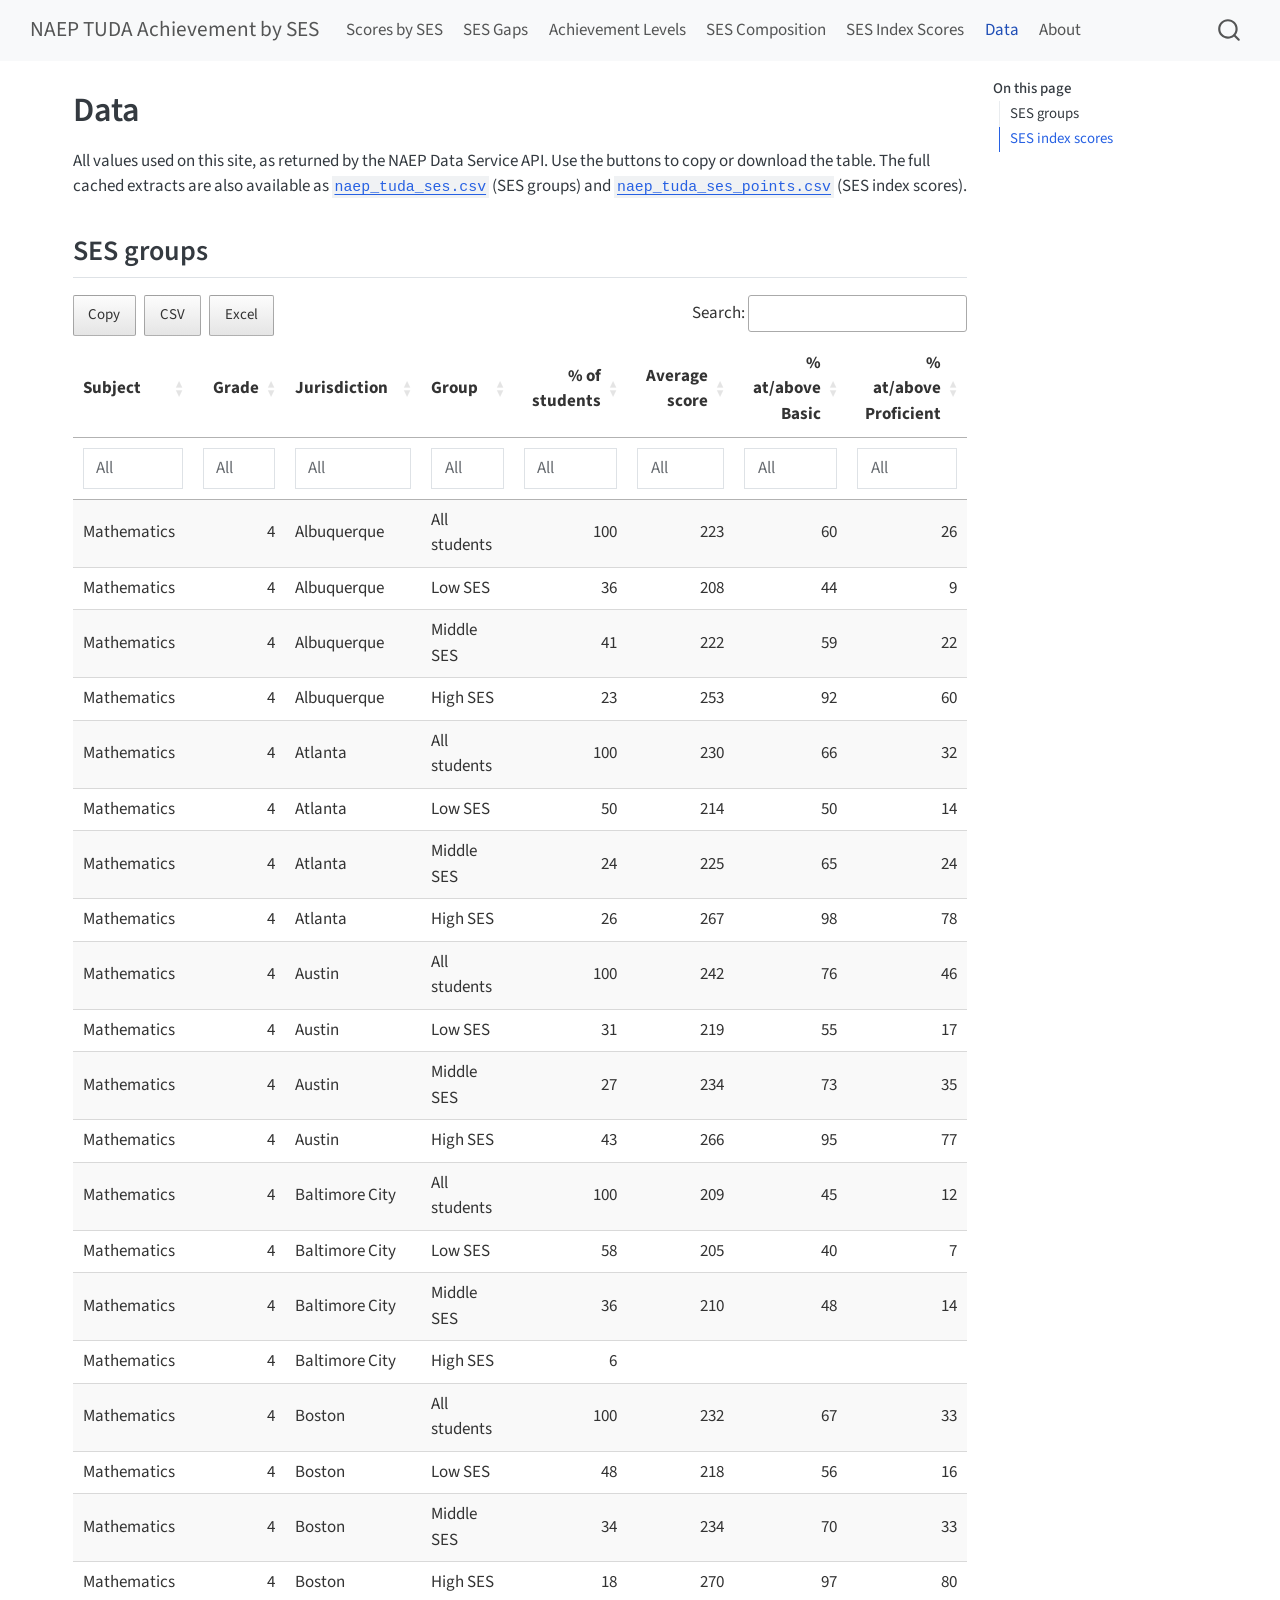
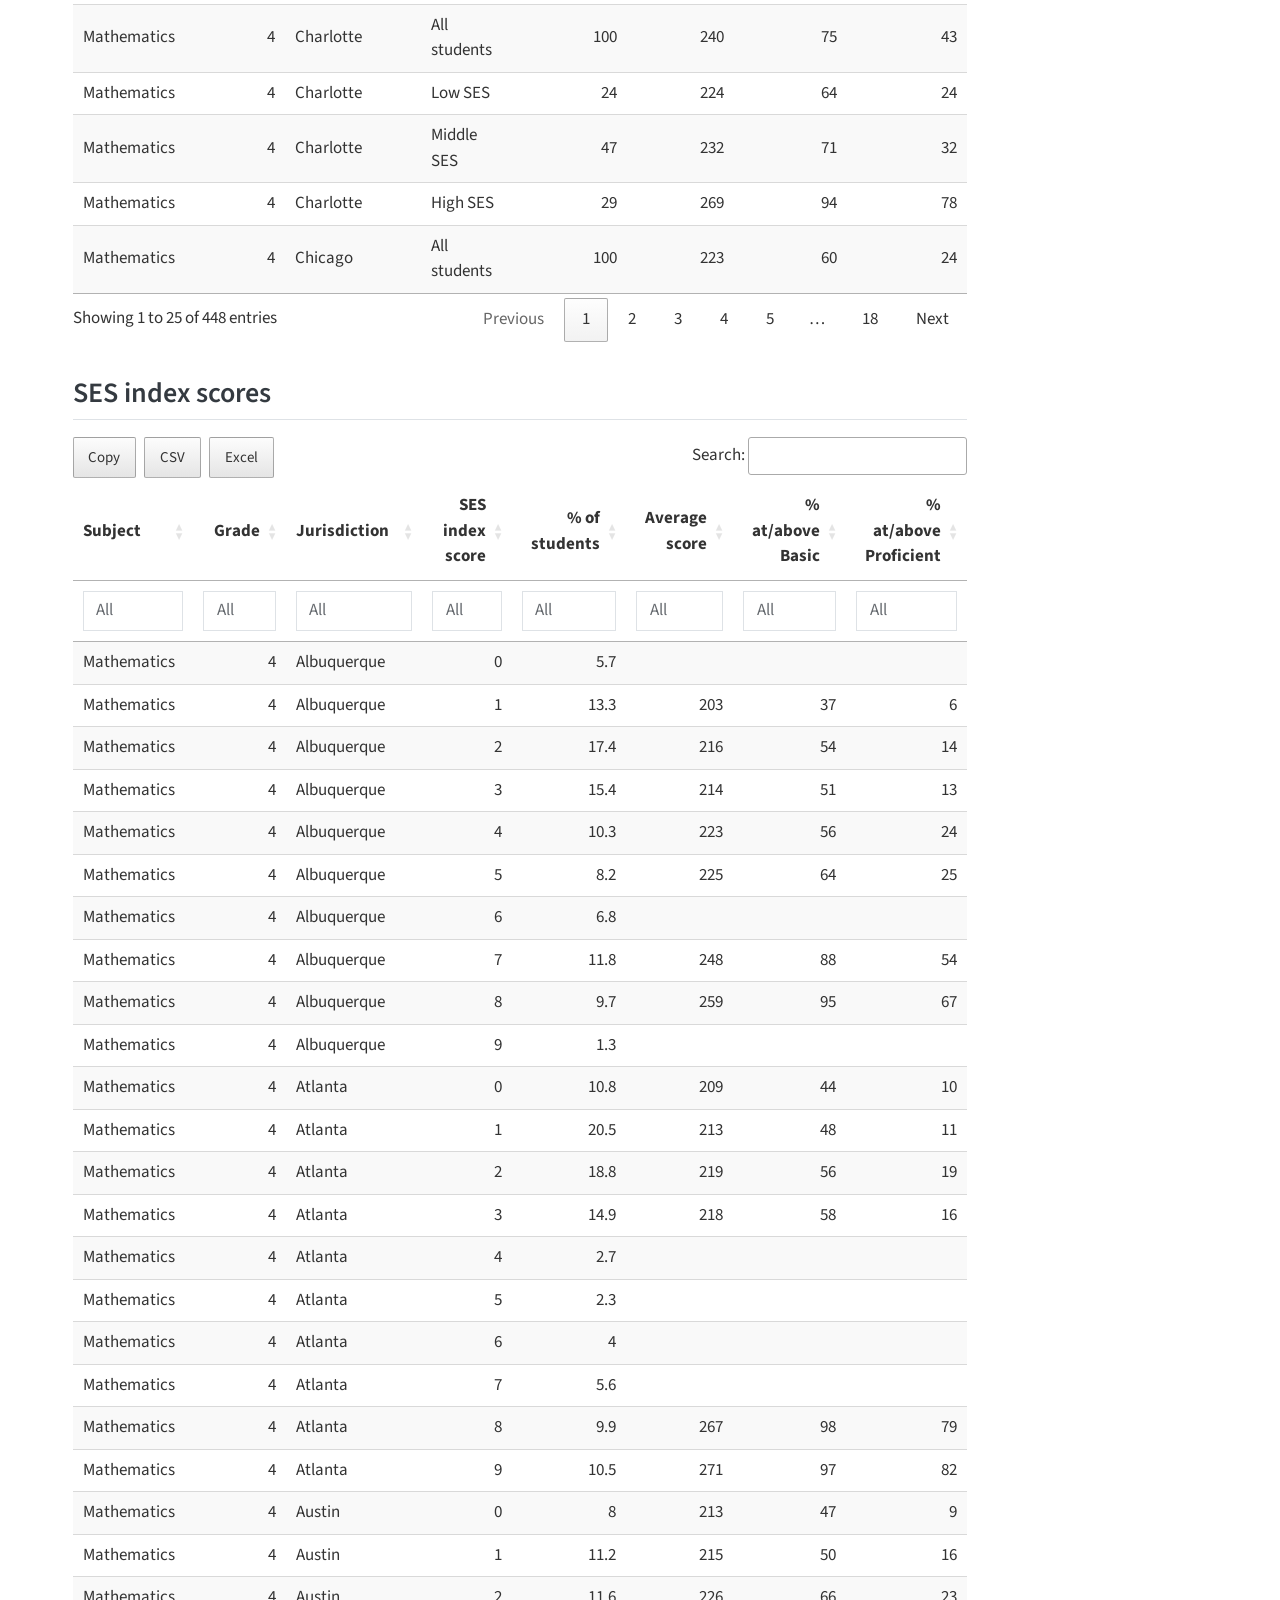
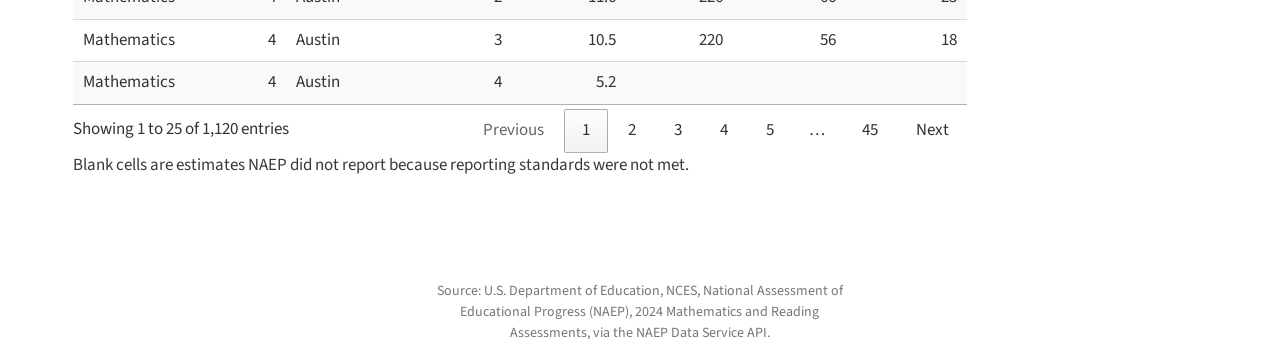
<file: data.html>
<!DOCTYPE html>
<html xmlns="http://www.w3.org/1999/xhtml" lang="en" xml:lang="en"><head>

<meta charset="utf-8">
<meta name="generator" content="quarto-1.10.18">

<meta name="viewport" content="width=device-width, initial-scale=1.0, user-scalable=yes">


<title>Data – NAEP TUDA Achievement by SES</title>
<style>
/* Default styles provided by pandoc.
** See https://pandoc.org/MANUAL.html#variables-for-html for config info.
*/
span.smallcaps{font-variant: small-caps;}
div.columns{display: flex; gap: 1.5em;}
div.column{flex: auto;}
@media screen {
div.columns{gap: min(4vw, 1.5em);}
div.column{overflow-x: auto;}
}
div.hanging-indent{margin-left: 1.5em; text-indent: -1.5em;}
ul.task-list{list-style: none;}
ul.task-list li input[type="checkbox"] {
  width: 0.8em;
  margin: 0 0.8em 0.2em -1em; /* quarto-specific, see https://github.com/quarto-dev/quarto-cli/issues/4556 */ 
  vertical-align: middle;
}
</style>


<script src="site_libs/quarto-nav/quarto-nav.js"></script>
<script src="site_libs/quarto-nav/headroom.min.js"></script>
<script src="site_libs/clipboard/clipboard.min.js"></script>
<script src="site_libs/quarto-search/autocomplete.umd.js"></script>
<script src="site_libs/quarto-search/fuse.min.js"></script>
<script src="site_libs/quarto-search/quarto-search.js"></script>
<meta name="quarto:offset" content="./">
<script src="site_libs/quarto-html/quarto.js" type="module"></script>
<script src="site_libs/quarto-html/tabsets/tabsets.js" type="module"></script>
<script src="site_libs/quarto-html/popper.min.js"></script>
<script src="site_libs/quarto-html/tippy.umd.min.js"></script>
<script src="site_libs/quarto-html/anchor.min.js"></script>
<link href="site_libs/quarto-html/tippy.css" rel="stylesheet">
<link href="site_libs/quarto-html/quarto-syntax-highlighting-64a204ab8560d761af7679ceaba22944.css" rel="stylesheet" id="quarto-text-highlighting-styles">
<script src="site_libs/bootstrap/bootstrap.min.js"></script>
<link href="site_libs/bootstrap/bootstrap-icons.css" rel="stylesheet">
<link href="site_libs/bootstrap/bootstrap-445b8638c3d06994fee0907d791121c4.min.css" rel="stylesheet" append-hash="true" id="quarto-bootstrap" data-mode="light">
<script id="quarto-search-options" type="application/json">{
  "location": "navbar",
  "copy-button": false,
  "collapse-after": 3,
  "panel-placement": "end",
  "type": "overlay",
  "limit": 50,
  "keyboard-shortcut": [
    "f",
    "/",
    "s"
  ],
  "show-item-context": false,
  "language": {
    "search-no-results-text": "No results",
    "search-matching-documents-text": "matching documents",
    "search-copy-link-title": "Copy link to search",
    "search-hide-matches-text": "Hide additional matches",
    "search-more-match-text": "more match in this document",
    "search-more-matches-text": "more matches in this document",
    "search-clear-button-title": "Clear",
    "search-text-placeholder": "",
    "search-detached-cancel-button-title": "Cancel",
    "search-submit-button-title": "Submit",
    "search-label": "Search"
  }
}</script>
<link href="site_libs/htmltools-fill-0.5.8.1/fill.css" rel="stylesheet">
<script src="site_libs/htmlwidgets-1.6.4/htmlwidgets.js"></script>
<link href="site_libs/datatables-css-0.0.0/datatables-crosstalk.css" rel="stylesheet">
<script src="site_libs/datatables-binding-0.34.0/datatables.js"></script>
<script src="site_libs/jquery-3.6.0/jquery-3.6.0.min.js"></script>
<link href="site_libs/dt-core-1.13.6/css/jquery.dataTables.min.css" rel="stylesheet">
<link href="site_libs/dt-core-1.13.6/css/jquery.dataTables.extra.css" rel="stylesheet">
<script src="site_libs/dt-core-1.13.6/js/jquery.dataTables.min.js"></script>
<script src="site_libs/jszip-1.13.6/jszip.min.js"></script>
<link href="site_libs/dt-ext-buttons-1.13.6/css/buttons.dataTables.min.css" rel="stylesheet">
<script src="site_libs/dt-ext-buttons-1.13.6/js/dataTables.buttons.min.js"></script>
<script src="site_libs/dt-ext-buttons-1.13.6/js/buttons.html5.min.js"></script>
<script src="site_libs/dt-ext-buttons-1.13.6/js/buttons.colVis.min.js"></script>
<script src="site_libs/dt-ext-buttons-1.13.6/js/buttons.print.min.js"></script>
<link href="site_libs/nouislider-7.0.10/jquery.nouislider.min.css" rel="stylesheet">
<script src="site_libs/nouislider-7.0.10/jquery.nouislider.min.js"></script>
<link href="site_libs/selectize-0.12.0/selectize.bootstrap3.css" rel="stylesheet">
<script src="site_libs/selectize-0.12.0/selectize.min.js"></script>
<link href="site_libs/crosstalk-1.2.2/css/crosstalk.min.css" rel="stylesheet">
<script src="site_libs/crosstalk-1.2.2/js/crosstalk.min.js"></script>


<link rel="stylesheet" href="styles.css">
</head>

<body class="nav-fixed quarto-light">

<div id="quarto-search-results"></div>
  <header id="quarto-header" class="headroom fixed-top">
    <nav class="navbar navbar-expand-lg " data-bs-theme="dark">
      <div class="navbar-container container-fluid">
      <div class="navbar-brand-container mx-auto">
    <a class="navbar-brand" href="./index.html">
    <span class="navbar-title">NAEP TUDA Achievement by SES</span>
    </a>
  </div>
            <div id="quarto-search" class="" title="Search"></div>
          <button class="navbar-toggler" type="button" data-bs-toggle="collapse" data-bs-target="#navbarCollapse" aria-controls="navbarCollapse" role="menu" aria-expanded="false" aria-label="Toggle navigation" onclick="if (window.quartoToggleHeadroom) { window.quartoToggleHeadroom(); }">
  <span class="navbar-toggler-icon"></span>
</button>
          <div class="collapse navbar-collapse" id="navbarCollapse">
            <ul class="navbar-nav navbar-nav-scroll me-auto">
  <li class="nav-item">
    <a class="nav-link" href="./index.html"> 
<span class="menu-text">Scores by SES</span></a>
  </li>  
  <li class="nav-item">
    <a class="nav-link" href="./gaps.html"> 
<span class="menu-text">SES Gaps</span></a>
  </li>  
  <li class="nav-item">
    <a class="nav-link" href="./proficiency.html"> 
<span class="menu-text">Achievement Levels</span></a>
  </li>  
  <li class="nav-item">
    <a class="nav-link" href="./composition.html"> 
<span class="menu-text">SES Composition</span></a>
  </li>  
  <li class="nav-item">
    <a class="nav-link" href="./index-scores.html"> 
<span class="menu-text">SES Index Scores</span></a>
  </li>  
  <li class="nav-item">
    <a class="nav-link active" href="./data.html" aria-current="page"> 
<span class="menu-text">Data</span></a>
  </li>  
  <li class="nav-item">
    <a class="nav-link" href="./about.html"> 
<span class="menu-text">About</span></a>
  </li>  
</ul>
          </div> <!-- /navcollapse -->
            <div class="quarto-navbar-tools">
</div>
      </div> <!-- /container-fluid -->
    </nav>
</header>
<!-- content -->
<div id="quarto-content" class="quarto-container page-columns page-rows-contents page-layout-full page-navbar">
<!-- sidebar -->
<!-- margin-sidebar -->
    <div id="quarto-margin-sidebar" class="sidebar margin-sidebar">
        <nav id="TOC" role="doc-toc" class="toc-active">
    <h2 id="toc-title">On this page</h2>
   
  <ul>
  <li><a href="#ses-groups" id="toc-ses-groups" class="nav-link active" data-scroll-target="#ses-groups">SES groups</a></li>
  <li><a href="#ses-index-scores" id="toc-ses-index-scores" class="nav-link" data-scroll-target="#ses-index-scores">SES index scores</a></li>
  </ul>
</nav>
    </div>
<!-- main -->
<main class="content column-page-left" id="quarto-document-content">

<header id="title-block-header" class="quarto-title-block default">
<div class="quarto-title">
<h1 class="title">Data</h1>
</div>



<div class="quarto-title-meta column-page-left">

    
  
    
  </div>
  


</header>


<p>All values used on this site, as returned by the NAEP Data Service API. Use the buttons to copy or download the table. The full cached extracts are also available as <a href="data/naep_tuda_ses.csv"><code>naep_tuda_ses.csv</code></a> (SES groups) and <a href="data/naep_tuda_ses_points.csv"><code>naep_tuda_ses_points.csv</code></a> (SES index scores).</p>
<section id="ses-groups" class="level2">
<h2 class="anchored" data-anchor-id="ses-groups">SES groups</h2>
<div class="cell">
<div class="cell-output-display">
<div class="datatables html-widget html-fill-item" id="htmlwidget-2419a338fe789b7d201e" style="width:100%;height:auto;"></div>
<script type="application/json" data-for="htmlwidget-2419a338fe789b7d201e">{"x":{"filter":"top","vertical":false,"filterHTML":"<tr>\n  <td data-type=\"character\" style=\"vertical-align: top;\">\n    <div class=\"form-group has-feedback\" style=\"margin-bottom: auto;\">\n      <input type=\"search\" placeholder=\"All\" class=\"form-control\" style=\"width: 100%;\"/>\n      <span class=\"glyphicon glyphicon-remove-circle form-control-feedback\"><\/span>\n    <\/div>\n  <\/td>\n  <td data-type=\"number\" style=\"vertical-align: top;\">\n    <div class=\"form-group has-feedback\" style=\"margin-bottom: auto;\">\n      <input type=\"search\" placeholder=\"All\" class=\"form-control\" style=\"width: 100%;\"/>\n      <span class=\"glyphicon glyphicon-remove-circle form-control-feedback\"><\/span>\n    <\/div>\n    <div style=\"display: none;position: absolute;width: 200px;opacity: 1\">\n      <div data-min=\"4\" data-max=\"8\"><\/div>\n      <span style=\"float: left;\"><\/span>\n      <span style=\"float: right;\"><\/span>\n    <\/div>\n  <\/td>\n  <td data-type=\"character\" style=\"vertical-align: top;\">\n    <div class=\"form-group has-feedback\" style=\"margin-bottom: auto;\">\n      <input type=\"search\" placeholder=\"All\" class=\"form-control\" style=\"width: 100%;\"/>\n      <span class=\"glyphicon glyphicon-remove-circle form-control-feedback\"><\/span>\n    <\/div>\n  <\/td>\n  <td data-type=\"factor\" style=\"vertical-align: top;\">\n    <div class=\"form-group has-feedback\" style=\"margin-bottom: auto;\">\n      <input type=\"search\" placeholder=\"All\" class=\"form-control\" style=\"width: 100%;\"/>\n      <span class=\"glyphicon glyphicon-remove-circle form-control-feedback\"><\/span>\n    <\/div>\n    <div style=\"width: 100%; display: none;\">\n      <select multiple=\"multiple\" style=\"width: 100%;\" data-options=\"[&quot;All students&quot;,&quot;Low SES&quot;,&quot;Middle SES&quot;,&quot;High SES&quot;]\"><\/select>\n    <\/div>\n  <\/td>\n  <td data-type=\"number\" style=\"vertical-align: top;\">\n    <div class=\"form-group has-feedback\" style=\"margin-bottom: auto;\">\n      <input type=\"search\" placeholder=\"All\" class=\"form-control\" style=\"width: 100%;\"/>\n      <span class=\"glyphicon glyphicon-remove-circle form-control-feedback\"><\/span>\n    <\/div>\n    <div style=\"display: none;position: absolute;width: 200px;opacity: 1\">\n      <div data-min=\"1\" data-max=\"100\"><\/div>\n      <span style=\"float: left;\"><\/span>\n      <span style=\"float: right;\"><\/span>\n    <\/div>\n  <\/td>\n  <td data-type=\"number\" style=\"vertical-align: top;\">\n    <div class=\"form-group has-feedback\" style=\"margin-bottom: auto;\">\n      <input type=\"search\" placeholder=\"All\" class=\"form-control\" style=\"width: 100%;\"/>\n      <span class=\"glyphicon glyphicon-remove-circle form-control-feedback\"><\/span>\n    <\/div>\n    <div style=\"display: none;position: absolute;width: 200px;opacity: 1\">\n      <div data-min=\"173\" data-max=\"321\"><\/div>\n      <span style=\"float: left;\"><\/span>\n      <span style=\"float: right;\"><\/span>\n    <\/div>\n  <\/td>\n  <td data-type=\"number\" style=\"vertical-align: top;\">\n    <div class=\"form-group has-feedback\" style=\"margin-bottom: auto;\">\n      <input type=\"search\" placeholder=\"All\" class=\"form-control\" style=\"width: 100%;\"/>\n      <span class=\"glyphicon glyphicon-remove-circle form-control-feedback\"><\/span>\n    <\/div>\n    <div style=\"display: none;position: absolute;width: 200px;opacity: 1\">\n      <div data-min=\"17\" data-max=\"98\"><\/div>\n      <span style=\"float: left;\"><\/span>\n      <span style=\"float: right;\"><\/span>\n    <\/div>\n  <\/td>\n  <td data-type=\"number\" style=\"vertical-align: top;\">\n    <div class=\"form-group has-feedback\" style=\"margin-bottom: auto;\">\n      <input type=\"search\" placeholder=\"All\" class=\"form-control\" style=\"width: 100%;\"/>\n      <span class=\"glyphicon glyphicon-remove-circle form-control-feedback\"><\/span>\n    <\/div>\n    <div style=\"display: none;position: absolute;width: 200px;opacity: 1\">\n      <div data-min=\"3\" data-max=\"87\"><\/div>\n      <span style=\"float: left;\"><\/span>\n      <span style=\"float: right;\"><\/span>\n    <\/div>\n  <\/td>\n<\/tr>","extensions":["Buttons"],"data":[["Mathematics","Mathematics","Mathematics","Mathematics","Mathematics","Mathematics","Mathematics","Mathematics","Mathematics","Mathematics","Mathematics","Mathematics","Mathematics","Mathematics","Mathematics","Mathematics","Mathematics","Mathematics","Mathematics","Mathematics","Mathematics","Mathematics","Mathematics","Mathematics","Mathematics","Mathematics","Mathematics","Mathematics","Mathematics","Mathematics","Mathematics","Mathematics","Mathematics","Mathematics","Mathematics","Mathematics","Mathematics","Mathematics","Mathematics","Mathematics","Mathematics","Mathematics","Mathematics","Mathematics","Mathematics","Mathematics","Mathematics","Mathematics","Mathematics","Mathematics","Mathematics","Mathematics","Mathematics","Mathematics","Mathematics","Mathematics","Mathematics","Mathematics","Mathematics","Mathematics","Mathematics","Mathematics","Mathematics","Mathematics","Mathematics","Mathematics","Mathematics","Mathematics","Mathematics","Mathematics","Mathematics","Mathematics","Mathematics","Mathematics","Mathematics","Mathematics","Mathematics","Mathematics","Mathematics","Mathematics","Mathematics","Mathematics","Mathematics","Mathematics","Mathematics","Mathematics","Mathematics","Mathematics","Mathematics","Mathematics","Mathematics","Mathematics","Mathematics","Mathematics","Mathematics","Mathematics","Mathematics","Mathematics","Mathematics","Mathematics","Mathematics","Mathematics","Mathematics","Mathematics","Mathematics","Mathematics","Mathematics","Mathematics","Mathematics","Mathematics","Mathematics","Mathematics","Mathematics","Mathematics","Mathematics","Mathematics","Mathematics","Mathematics","Mathematics","Mathematics","Mathematics","Mathematics","Mathematics","Mathematics","Mathematics","Mathematics","Mathematics","Mathematics","Mathematics","Mathematics","Mathematics","Mathematics","Mathematics","Mathematics","Mathematics","Mathematics","Mathematics","Mathematics","Mathematics","Mathematics","Mathematics","Mathematics","Mathematics","Mathematics","Mathematics","Mathematics","Mathematics","Mathematics","Mathematics","Mathematics","Mathematics","Mathematics","Mathematics","Mathematics","Mathematics","Mathematics","Mathematics","Mathematics","Mathematics","Mathematics","Mathematics","Mathematics","Mathematics","Mathematics","Mathematics","Mathematics","Mathematics","Mathematics","Mathematics","Mathematics","Mathematics","Mathematics","Mathematics","Mathematics","Mathematics","Mathematics","Mathematics","Mathematics","Mathematics","Mathematics","Mathematics","Mathematics","Mathematics","Mathematics","Mathematics","Mathematics","Mathematics","Mathematics","Mathematics","Mathematics","Mathematics","Mathematics","Mathematics","Mathematics","Mathematics","Mathematics","Mathematics","Mathematics","Mathematics","Mathematics","Mathematics","Mathematics","Mathematics","Mathematics","Mathematics","Mathematics","Mathematics","Mathematics","Mathematics","Mathematics","Mathematics","Mathematics","Mathematics","Mathematics","Mathematics","Mathematics","Mathematics","Mathematics","Mathematics","Mathematics","Mathematics","Mathematics","Mathematics","Mathematics","Reading","Reading","Reading","Reading","Reading","Reading","Reading","Reading","Reading","Reading","Reading","Reading","Reading","Reading","Reading","Reading","Reading","Reading","Reading","Reading","Reading","Reading","Reading","Reading","Reading","Reading","Reading","Reading","Reading","Reading","Reading","Reading","Reading","Reading","Reading","Reading","Reading","Reading","Reading","Reading","Reading","Reading","Reading","Reading","Reading","Reading","Reading","Reading","Reading","Reading","Reading","Reading","Reading","Reading","Reading","Reading","Reading","Reading","Reading","Reading","Reading","Reading","Reading","Reading","Reading","Reading","Reading","Reading","Reading","Reading","Reading","Reading","Reading","Reading","Reading","Reading","Reading","Reading","Reading","Reading","Reading","Reading","Reading","Reading","Reading","Reading","Reading","Reading","Reading","Reading","Reading","Reading","Reading","Reading","Reading","Reading","Reading","Reading","Reading","Reading","Reading","Reading","Reading","Reading","Reading","Reading","Reading","Reading","Reading","Reading","Reading","Reading","Reading","Reading","Reading","Reading","Reading","Reading","Reading","Reading","Reading","Reading","Reading","Reading","Reading","Reading","Reading","Reading","Reading","Reading","Reading","Reading","Reading","Reading","Reading","Reading","Reading","Reading","Reading","Reading","Reading","Reading","Reading","Reading","Reading","Reading","Reading","Reading","Reading","Reading","Reading","Reading","Reading","Reading","Reading","Reading","Reading","Reading","Reading","Reading","Reading","Reading","Reading","Reading","Reading","Reading","Reading","Reading","Reading","Reading","Reading","Reading","Reading","Reading","Reading","Reading","Reading","Reading","Reading","Reading","Reading","Reading","Reading","Reading","Reading","Reading","Reading","Reading","Reading","Reading","Reading","Reading","Reading","Reading","Reading","Reading","Reading","Reading","Reading","Reading","Reading","Reading","Reading","Reading","Reading","Reading","Reading","Reading","Reading","Reading","Reading","Reading","Reading","Reading","Reading","Reading","Reading","Reading","Reading","Reading","Reading","Reading","Reading","Reading"],[4,4,4,4,4,4,4,4,4,4,4,4,4,4,4,4,4,4,4,4,4,4,4,4,4,4,4,4,4,4,4,4,4,4,4,4,4,4,4,4,4,4,4,4,4,4,4,4,4,4,4,4,4,4,4,4,4,4,4,4,4,4,4,4,4,4,4,4,4,4,4,4,4,4,4,4,4,4,4,4,4,4,4,4,4,4,4,4,4,4,4,4,4,4,4,4,4,4,4,4,4,4,4,4,4,4,4,4,4,4,4,4,8,8,8,8,8,8,8,8,8,8,8,8,8,8,8,8,8,8,8,8,8,8,8,8,8,8,8,8,8,8,8,8,8,8,8,8,8,8,8,8,8,8,8,8,8,8,8,8,8,8,8,8,8,8,8,8,8,8,8,8,8,8,8,8,8,8,8,8,8,8,8,8,8,8,8,8,8,8,8,8,8,8,8,8,8,8,8,8,8,8,8,8,8,8,8,8,8,8,8,8,8,8,8,8,8,8,8,8,8,8,8,8,4,4,4,4,4,4,4,4,4,4,4,4,4,4,4,4,4,4,4,4,4,4,4,4,4,4,4,4,4,4,4,4,4,4,4,4,4,4,4,4,4,4,4,4,4,4,4,4,4,4,4,4,4,4,4,4,4,4,4,4,4,4,4,4,4,4,4,4,4,4,4,4,4,4,4,4,4,4,4,4,4,4,4,4,4,4,4,4,4,4,4,4,4,4,4,4,4,4,4,4,4,4,4,4,4,4,4,4,4,4,4,4,8,8,8,8,8,8,8,8,8,8,8,8,8,8,8,8,8,8,8,8,8,8,8,8,8,8,8,8,8,8,8,8,8,8,8,8,8,8,8,8,8,8,8,8,8,8,8,8,8,8,8,8,8,8,8,8,8,8,8,8,8,8,8,8,8,8,8,8,8,8,8,8,8,8,8,8,8,8,8,8,8,8,8,8,8,8,8,8,8,8,8,8,8,8,8,8,8,8,8,8,8,8,8,8,8,8,8,8,8,8,8,8],["Albuquerque","Albuquerque","Albuquerque","Albuquerque","Atlanta","Atlanta","Atlanta","Atlanta","Austin","Austin","Austin","Austin","Baltimore City","Baltimore City","Baltimore City","Baltimore City","Boston","Boston","Boston","Boston","Charlotte","Charlotte","Charlotte","Charlotte","Chicago","Chicago","Chicago","Chicago","Clark County (NV)","Clark County (NV)","Clark County (NV)","Clark County (NV)","Cleveland","Cleveland","Cleveland","Cleveland","Dallas","Dallas","Dallas","Dallas","Denver","Denver","Denver","Denver","Detroit","Detroit","Detroit","Detroit","District of Columbia (DCPS)","District of Columbia (DCPS)","District of Columbia (DCPS)","District of Columbia (DCPS)","Duval County (FL)","Duval County (FL)","Duval County (FL)","Duval County (FL)","Fort Worth (TX)","Fort Worth (TX)","Fort Worth (TX)","Fort Worth (TX)","Guilford County (NC)","Guilford County (NC)","Guilford County (NC)","Guilford County (NC)","Hillsborough County (FL)","Hillsborough County (FL)","Hillsborough County (FL)","Hillsborough County (FL)","Houston","Houston","Houston","Houston","Jefferson County (KY)","Jefferson County (KY)","Jefferson County (KY)","Jefferson County (KY)","Large city","Large city","Large city","Large city","Los Angeles","Los Angeles","Los Angeles","Los Angeles","Miami-Dade","Miami-Dade","Miami-Dade","Miami-Dade","Milwaukee","Milwaukee","Milwaukee","Milwaukee","National public","National public","National public","National public","New York City","New York City","New York City","New York City","Orange County (FL)","Orange County (FL)","Orange County (FL)","Orange County (FL)","Philadelphia","Philadelphia","Philadelphia","Philadelphia","San Diego","San Diego","San Diego","San Diego","Albuquerque","Albuquerque","Albuquerque","Albuquerque","Atlanta","Atlanta","Atlanta","Atlanta","Austin","Austin","Austin","Austin","Baltimore City","Baltimore City","Baltimore City","Baltimore City","Boston","Boston","Boston","Boston","Charlotte","Charlotte","Charlotte","Charlotte","Chicago","Chicago","Chicago","Chicago","Clark County (NV)","Clark County (NV)","Clark County (NV)","Clark County (NV)","Cleveland","Cleveland","Cleveland","Cleveland","Dallas","Dallas","Dallas","Dallas","Denver","Denver","Denver","Denver","Detroit","Detroit","Detroit","Detroit","District of Columbia (DCPS)","District of Columbia (DCPS)","District of Columbia (DCPS)","District of Columbia (DCPS)","Duval County (FL)","Duval County (FL)","Duval County (FL)","Duval County (FL)","Fort Worth (TX)","Fort Worth (TX)","Fort Worth (TX)","Fort Worth (TX)","Guilford County (NC)","Guilford County (NC)","Guilford County (NC)","Guilford County (NC)","Hillsborough County (FL)","Hillsborough County (FL)","Hillsborough County (FL)","Hillsborough County (FL)","Houston","Houston","Houston","Houston","Jefferson County (KY)","Jefferson County (KY)","Jefferson County (KY)","Jefferson County (KY)","Large city","Large city","Large city","Large city","Los Angeles","Los Angeles","Los Angeles","Los Angeles","Miami-Dade","Miami-Dade","Miami-Dade","Miami-Dade","Milwaukee","Milwaukee","Milwaukee","Milwaukee","National public","National public","National public","National public","New York City","New York City","New York City","New York City","Orange County (FL)","Orange County (FL)","Orange County (FL)","Orange County (FL)","Philadelphia","Philadelphia","Philadelphia","Philadelphia","San Diego","San Diego","San Diego","San Diego","Albuquerque","Albuquerque","Albuquerque","Albuquerque","Atlanta","Atlanta","Atlanta","Atlanta","Austin","Austin","Austin","Austin","Baltimore City","Baltimore City","Baltimore City","Baltimore City","Boston","Boston","Boston","Boston","Charlotte","Charlotte","Charlotte","Charlotte","Chicago","Chicago","Chicago","Chicago","Clark County (NV)","Clark County (NV)","Clark County (NV)","Clark County (NV)","Cleveland","Cleveland","Cleveland","Cleveland","Dallas","Dallas","Dallas","Dallas","Denver","Denver","Denver","Denver","Detroit","Detroit","Detroit","Detroit","District of Columbia (DCPS)","District of Columbia (DCPS)","District of Columbia (DCPS)","District of Columbia (DCPS)","Duval County (FL)","Duval County (FL)","Duval County (FL)","Duval County (FL)","Fort Worth (TX)","Fort Worth (TX)","Fort Worth (TX)","Fort Worth (TX)","Guilford County (NC)","Guilford County (NC)","Guilford County (NC)","Guilford County (NC)","Hillsborough County (FL)","Hillsborough County (FL)","Hillsborough County (FL)","Hillsborough County (FL)","Houston","Houston","Houston","Houston","Jefferson County (KY)","Jefferson County (KY)","Jefferson County (KY)","Jefferson County (KY)","Large city","Large city","Large city","Large city","Los Angeles","Los Angeles","Los Angeles","Los Angeles","Miami-Dade","Miami-Dade","Miami-Dade","Miami-Dade","Milwaukee","Milwaukee","Milwaukee","Milwaukee","National public","National public","National public","National public","New York City","New York City","New York City","New York City","Orange County (FL)","Orange County (FL)","Orange County (FL)","Orange County (FL)","Philadelphia","Philadelphia","Philadelphia","Philadelphia","San Diego","San Diego","San Diego","San Diego","Albuquerque","Albuquerque","Albuquerque","Albuquerque","Atlanta","Atlanta","Atlanta","Atlanta","Austin","Austin","Austin","Austin","Baltimore City","Baltimore City","Baltimore City","Baltimore City","Boston","Boston","Boston","Boston","Charlotte","Charlotte","Charlotte","Charlotte","Chicago","Chicago","Chicago","Chicago","Clark County (NV)","Clark County (NV)","Clark County (NV)","Clark County (NV)","Cleveland","Cleveland","Cleveland","Cleveland","Dallas","Dallas","Dallas","Dallas","Denver","Denver","Denver","Denver","Detroit","Detroit","Detroit","Detroit","District of Columbia (DCPS)","District of Columbia (DCPS)","District of Columbia (DCPS)","District of Columbia (DCPS)","Duval County (FL)","Duval County (FL)","Duval County (FL)","Duval County (FL)","Fort Worth (TX)","Fort Worth (TX)","Fort Worth (TX)","Fort Worth (TX)","Guilford County (NC)","Guilford County (NC)","Guilford County (NC)","Guilford County (NC)","Hillsborough County (FL)","Hillsborough County (FL)","Hillsborough County (FL)","Hillsborough County (FL)","Houston","Houston","Houston","Houston","Jefferson County (KY)","Jefferson County (KY)","Jefferson County (KY)","Jefferson County (KY)","Large city","Large city","Large city","Large city","Los Angeles","Los Angeles","Los Angeles","Los Angeles","Miami-Dade","Miami-Dade","Miami-Dade","Miami-Dade","Milwaukee","Milwaukee","Milwaukee","Milwaukee","National public","National public","National public","National public","New York City","New York City","New York City","New York City","Orange County (FL)","Orange County (FL)","Orange County (FL)","Orange County (FL)","Philadelphia","Philadelphia","Philadelphia","Philadelphia","San Diego","San Diego","San Diego","San Diego"],["All students","Low SES","Middle SES","High SES","All students","Low SES","Middle SES","High SES","All students","Low SES","Middle SES","High SES","All students","Low SES","Middle SES","High SES","All students","Low SES","Middle SES","High SES","All students","Low SES","Middle SES","High SES","All students","Low SES","Middle SES","High SES","All students","Low SES","Middle SES","High SES","All students","Low SES","Middle SES","High SES","All students","Low SES","Middle SES","High SES","All students","Low SES","Middle SES","High SES","All students","Low SES","Middle SES","High SES","All students","Low SES","Middle SES","High SES","All students","Low SES","Middle SES","High SES","All students","Low SES","Middle SES","High SES","All students","Low SES","Middle SES","High SES","All students","Low SES","Middle SES","High SES","All students","Low SES","Middle SES","High SES","All students","Low SES","Middle SES","High SES","All students","Low SES","Middle SES","High SES","All students","Low SES","Middle SES","High SES","All students","Low SES","Middle SES","High SES","All students","Low SES","Middle SES","High SES","All students","Low SES","Middle SES","High SES","All students","Low SES","Middle SES","High SES","All students","Low SES","Middle SES","High SES","All students","Low SES","Middle SES","High SES","All students","Low SES","Middle SES","High SES","All students","Low SES","Middle SES","High SES","All students","Low SES","Middle SES","High SES","All students","Low SES","Middle SES","High SES","All students","Low SES","Middle SES","High SES","All students","Low SES","Middle SES","High SES","All students","Low SES","Middle SES","High SES","All students","Low SES","Middle SES","High SES","All students","Low SES","Middle SES","High SES","All students","Low SES","Middle SES","High SES","All students","Low SES","Middle SES","High SES","All students","Low SES","Middle SES","High SES","All students","Low SES","Middle SES","High SES","All students","Low SES","Middle SES","High SES","All students","Low SES","Middle SES","High SES","All students","Low SES","Middle SES","High SES","All students","Low SES","Middle SES","High SES","All students","Low SES","Middle SES","High SES","All students","Low SES","Middle SES","High SES","All students","Low SES","Middle SES","High SES","All students","Low SES","Middle SES","High SES","All students","Low SES","Middle SES","High SES","All students","Low SES","Middle SES","High SES","All students","Low SES","Middle SES","High SES","All students","Low SES","Middle SES","High SES","All students","Low SES","Middle SES","High SES","All students","Low SES","Middle SES","High SES","All students","Low SES","Middle SES","High SES","All students","Low SES","Middle SES","High SES","All students","Low SES","Middle SES","High SES","All students","Low SES","Middle SES","High SES","All students","Low SES","Middle SES","High SES","All students","Low SES","Middle SES","High SES","All students","Low SES","Middle SES","High SES","All students","Low SES","Middle SES","High SES","All students","Low SES","Middle SES","High SES","All students","Low SES","Middle SES","High SES","All students","Low SES","Middle SES","High SES","All students","Low SES","Middle SES","High SES","All students","Low SES","Middle SES","High SES","All students","Low SES","Middle SES","High SES","All students","Low SES","Middle SES","High SES","All students","Low SES","Middle SES","High SES","All students","Low SES","Middle SES","High SES","All students","Low SES","Middle SES","High SES","All students","Low SES","Middle SES","High SES","All students","Low SES","Middle SES","High SES","All students","Low SES","Middle SES","High SES","All students","Low SES","Middle SES","High SES","All students","Low SES","Middle SES","High SES","All students","Low SES","Middle SES","High SES","All students","Low SES","Middle SES","High SES","All students","Low SES","Middle SES","High SES","All students","Low SES","Middle SES","High SES","All students","Low SES","Middle SES","High SES","All students","Low SES","Middle SES","High SES","All students","Low SES","Middle SES","High SES","All students","Low SES","Middle SES","High SES","All students","Low SES","Middle SES","High SES","All students","Low SES","Middle SES","High SES","All students","Low SES","Middle SES","High SES","All students","Low SES","Middle SES","High SES","All students","Low SES","Middle SES","High SES","All students","Low SES","Middle SES","High SES","All students","Low SES","Middle SES","High SES","All students","Low SES","Middle SES","High SES","All students","Low SES","Middle SES","High SES","All students","Low SES","Middle SES","High SES","All students","Low SES","Middle SES","High SES","All students","Low SES","Middle SES","High SES","All students","Low SES","Middle SES","High SES","All students","Low SES","Middle SES","High SES","All students","Low SES","Middle SES","High SES","All students","Low SES","Middle SES","High SES","All students","Low SES","Middle SES","High SES","All students","Low SES","Middle SES","High SES","All students","Low SES","Middle SES","High SES","All students","Low SES","Middle SES","High SES","All students","Low SES","Middle SES","High SES","All students","Low SES","Middle SES","High SES","All students","Low SES","Middle SES","High SES","All students","Low SES","Middle SES","High SES","All students","Low SES","Middle SES","High SES","All students","Low SES","Middle SES","High SES","All students","Low SES","Middle SES","High SES"],[100,36,41,23,100,50,24,26,100,31,27,43,100,58,36,6,100,48,34,18,100,24,47,29,100,57,29,14,100,73,25,1,100,81,19,null,100,71,23,6,100,null,null,null,100,77,23,null,100,25,34,42,100,30,47,23,100,75,21,4,100,28,47,25,100,38,33,28,100,66,23,11,100,50,37,13,100,48,34,18,100,62,27,12,100,39,45,16,100,63,29,7,100,31,38,31,100,51,33,15,100,27,45,28,100,57,38,6,100,35,36,29,100,36,47,16,100,49,29,22,100,27,28,45,100,60,34,6,100,50,37,14,100,23,49,28,100,57,32,11,100,74,26,null,100,83,17,null,100,75,21,4,100,null,null,null,100,77,23,null,100,24,42,34,100,26,51,23,100,71,22,7,100,28,52,20,100,28,47,26,100,59,27,13,100,38,48,14,100,44,38,18,100,60,30,10,100,41,46,12,100,59,33,7,100,28,42,30,100,54,37,8,100,23,51,26,100,58,33,9,100,29,41,29,100,39,41,21,100,49,24,27,100,32,28,40,100,55,37,8,100,45,38,17,100,25,46,29,100,58,27,15,100,75,23,1,100,83,17,null,100,72,22,6,100,null,null,null,100,78,22,null,100,23,34,43,100,28,46,25,100,71,25,4,100,29,45,26,100,34,36,29,100,63,25,12,100,50,38,11,100,48,33,18,100,62,26,12,100,40,44,15,100,60,33,7,100,31,38,31,100,50,33,16,100,29,44,28,100,56,38,6,100,33,37,30,100,38,43,19,100,52,27,21,100,26,27,47,100,59,34,7,100,53,32,15,100,22,51,27,100,55,32,12,100,70,30,null,100,82,18,null,100,76,19,5,100,null,null,null,100,77,21,2,100,24,42,34,100,25,53,22,100,70,23,7,100,27,50,23,100,27,48,25,100,59,30,11,100,42,46,12,100,44,39,17,100,59,33,8,100,41,47,12,100,64,28,8,100,28,43,29,100,54,37,9,100,21,55,25,100,60,32,7,100,29,45,26],[223,208,222,253,230,214,225,267,242,219,234,266,209,205,210,null,232,218,234,270,240,224,232,269,223,214,226,260,231,230,236,null,206,206,212,null,233,230,236,null,232,null,null,null,200,199,206,null,234,205,219,267,236,225,235,255,226,223,228,null,237,225,233,261,240,228,238,261,233,226,234,275,228,216,234,258,231,221,232,259,226,218,232,262,246,240,247,261,205,201,208,null,237,221,235,258,230,219,235,263,241,229,238,257,216,212,219,null,239,221,237,263,256,239,264,301,256,242,256,304,273,241,269,306,245,236,251,null,264,248,272,null,275,259,269,317,265,253,277,319,262,256,289,null,242,240,258,null,259,256,265,null,264,null,null,null,237,236,240,null,260,233,247,306,261,246,258,295,252,246,267,null,269,248,267,314,267,249,266,298,264,253,277,321,256,244,260,307,266,252,272,306,260,249,281,315,268,259,271,297,244,239,251,null,272,251,272,304,267,257,278,314,266,250,266,297,252,242,259,null,275,244,281,313,201,178,205,239,212,194,202,258,214,186,206,245,186,182,184,236,214,199,215,255,214,192,208,241,203,192,205,248,210,209,217,null,184,184,184,null,202,196,210,null,216,null,null,null,174,175,175,null,216,184,201,249,211,196,208,234,198,196,199,null,212,193,209,239,219,202,213,245,206,196,211,249,209,196,216,245,208,197,209,241,206,195,214,254,218,210,220,239,179,173,184,225,214,197,212,236,209,195,217,246,218,201,218,237,195,189,197,null,223,205,220,250,244,230,250,280,252,238,254,294,253,224,255,285,240,235,249,null,249,236,262,null,254,241,250,285,255,246,262,297,250,247,269,null,231,232,240,null,244,241,260,null,258,null,null,null,229,227,236,null,252,232,241,292,248,239,247,270,238,235,251,null,253,236,253,282,254,241,253,279,247,237,257,290,250,236,260,290,252,242,260,285,249,243,264,303,255,250,258,279,239,232,250,null,257,240,258,282,254,246,265,296,251,235,253,275,242,232,252,null,263,242,271,293],[60,44,59,92,66,50,65,98,76,55,73,95,45,40,48,null,67,56,70,97,75,64,71,94,60,51,65,92,70,69,74,null,41,40,50,null,74,72,78,null,67,null,null,null,32,31,39,null,67,41,56,92,76,66,77,91,65,63,66,null,75,65,72,95,79,69,80,94,71,67,72,98,67,53,77,93,69,60,71,91,65,57,72,96,85,82,84,95,40,34,45,null,76,61,75,92,67,56,74,95,79,72,77,92,52,47,55,null,76,62,77,96,42,25,52,84,41,24,42,90,58,27,56,90,29,20,36,null,48,35,57,null,59,44,55,92,49,37,64,92,48,42,75,null,27,25,44,null,47,44,56,null,49,null,null,null,20,18,27,null,42,17,31,82,47,31,44,83,37,30,57,null,54,34,54,93,53,32,56,85,49,38,64,96,42,28,47,91,52,38,60,88,46,35,69,96,54,45,60,82,30,22,39,null,59,38,61,87,51,43,62,90,53,35,54,87,38,28,46,null,61,34,71,93,47,27,50,84,55,39,46,95,57,29,50,86,31,26,30,74,56,41,59,92,58,34,55,84,47,37,50,89,56,55,61,null,28,29,28,null,46,41,56,null,58,null,null,null,20,20,23,null,58,28,45,87,54,38,53,77,42,39,44,null,56,38,56,82,62,45,58,89,49,39,56,89,54,43,60,88,53,42,55,84,50,39,59,95,63,54,66,82,27,21,33,69,59,42,57,81,54,41,61,87,60,45,61,78,39,34,42,null,67,50,64,92,54,40,61,88,59,46,65,95,61,34,63,90,49,43,58,null,58,47,73,null,63,49,60,92,63,55,72,95,59,57,76,null,40,40,53,null,53,51,70,null,65,null,null,null,35,32,42,null,57,39,51,90,59,49,59,80,47,44,63,null,62,48,63,90,64,50,64,86,56,47,66,94,57,43,68,94,61,51,71,88,58,54,74,97,65,62,67,85,48,41,59,null,66,49,69,88,62,55,73,92,60,43,62,85,50,41,62,null,71,52,81,94],[26,9,22,60,32,14,24,78,46,17,35,77,12,7,14,null,33,16,33,80,43,24,32,78,24,13,26,68,34,32,39,null,9,8,15,null,33,28,36,null,36,null,null,null,7,6,11,null,38,8,20,73,35,20,33,63,25,21,29,null,40,24,34,70,39,24,34,69,32,23,35,87,27,13,33,67,33,20,33,68,27,17,33,70,49,38,52,71,12,8,15,null,39,20,36,65,33,21,38,71,42,27,38,63,19,12,22,null,41,19,40,72,17,3,18,57,16,4,14,58,29,5,19,60,9,4,10,null,24,9,30,null,32,16,25,71,21,11,28,70,19,13,43,null,6,4,15,null,15,12,22,null,24,null,null,null,4,3,6,null,22,3,9,60,18,7,14,48,11,5,23,null,25,7,22,68,20,6,18,50,20,10,28,78,15,5,16,60,23,11,26,61,18,9,35,67,22,14,25,49,8,4,9,null,27,10,24,56,23,14,32,63,20,7,18,46,15,8,16,null,31,10,30,68,23,8,23,55,33,15,21,79,34,9,24,62,13,7,12,58,31,17,29,74,31,10,25,61,23,13,26,65,28,27,34,null,8,8,11,null,20,13,30,null,33,null,null,null,5,4,6,null,36,9,19,66,27,13,23,51,16,14,19,null,30,14,25,58,35,19,29,62,23,13,27,69,26,16,31,60,26,16,26,58,25,13,31,75,35,25,37,56,9,6,11,35,30,15,27,51,28,16,33,62,35,17,35,55,17,11,20,null,39,19,35,69,20,8,23,53,25,11,25,67,31,6,29,59,16,11,24,null,26,12,35,null,27,13,22,57,27,17,33,74,23,20,42,null,8,8,14,null,18,13,36,null,31,null,null,null,6,5,9,null,27,8,15,63,20,10,20,41,12,9,18,null,25,10,24,54,26,13,24,51,21,12,29,66,23,10,31,62,26,15,31,58,22,15,33,76,28,21,30,53,15,11,20,null,29,14,28,54,29,21,38,67,24,10,24,45,18,10,25,null,37,16,42,68]],"container":"<table class=\"display\">\n  <thead>\n    <tr>\n      <th>Subject<\/th>\n      <th>Grade<\/th>\n      <th>Jurisdiction<\/th>\n      <th>Group<\/th>\n      <th>% of students<\/th>\n      <th>Average score<\/th>\n      <th>% at/above Basic<\/th>\n      <th>% at/above Proficient<\/th>\n    <\/tr>\n  <\/thead>\n<\/table>","options":{"pageLength":25,"dom":"Bfrtip","buttons":["copy","csv","excel"],"columnDefs":[{"className":"dt-right","targets":[1,4,5,6,7]},{"name":"Subject","targets":0},{"name":"Grade","targets":1},{"name":"Jurisdiction","targets":2},{"name":"Group","targets":3},{"name":"% of students","targets":4},{"name":"Average score","targets":5},{"name":"% at/above Basic","targets":6},{"name":"% at/above Proficient","targets":7}],"order":[],"autoWidth":false,"orderClasses":false,"orderCellsTop":true}},"evals":[],"jsHooks":[]}</script>
</div>
</div>
</section>
<section id="ses-index-scores" class="level2">
<h2 class="anchored" data-anchor-id="ses-index-scores">SES index scores</h2>
<div class="cell">
<div class="cell-output-display">
<div class="datatables html-widget html-fill-item" id="htmlwidget-c1c6f8754df0fb53d39f" style="width:100%;height:auto;"></div>
<script type="application/json" data-for="htmlwidget-c1c6f8754df0fb53d39f">{"x":{"filter":"top","vertical":false,"filterHTML":"<tr>\n  <td data-type=\"character\" style=\"vertical-align: top;\">\n    <div class=\"form-group has-feedback\" style=\"margin-bottom: auto;\">\n      <input type=\"search\" placeholder=\"All\" class=\"form-control\" style=\"width: 100%;\"/>\n      <span class=\"glyphicon glyphicon-remove-circle form-control-feedback\"><\/span>\n    <\/div>\n  <\/td>\n  <td data-type=\"number\" style=\"vertical-align: top;\">\n    <div class=\"form-group has-feedback\" style=\"margin-bottom: auto;\">\n      <input type=\"search\" placeholder=\"All\" class=\"form-control\" style=\"width: 100%;\"/>\n      <span class=\"glyphicon glyphicon-remove-circle form-control-feedback\"><\/span>\n    <\/div>\n    <div style=\"display: none;position: absolute;width: 200px;opacity: 1\">\n      <div data-min=\"4\" data-max=\"8\"><\/div>\n      <span style=\"float: left;\"><\/span>\n      <span style=\"float: right;\"><\/span>\n    <\/div>\n  <\/td>\n  <td data-type=\"character\" style=\"vertical-align: top;\">\n    <div class=\"form-group has-feedback\" style=\"margin-bottom: auto;\">\n      <input type=\"search\" placeholder=\"All\" class=\"form-control\" style=\"width: 100%;\"/>\n      <span class=\"glyphicon glyphicon-remove-circle form-control-feedback\"><\/span>\n    <\/div>\n  <\/td>\n  <td data-type=\"number\" style=\"vertical-align: top;\">\n    <div class=\"form-group has-feedback\" style=\"margin-bottom: auto;\">\n      <input type=\"search\" placeholder=\"All\" class=\"form-control\" style=\"width: 100%;\"/>\n      <span class=\"glyphicon glyphicon-remove-circle form-control-feedback\"><\/span>\n    <\/div>\n    <div style=\"display: none;position: absolute;width: 200px;opacity: 1\">\n      <div data-min=\"0\" data-max=\"9\"><\/div>\n      <span style=\"float: left;\"><\/span>\n      <span style=\"float: right;\"><\/span>\n    <\/div>\n  <\/td>\n  <td data-type=\"number\" style=\"vertical-align: top;\">\n    <div class=\"form-group has-feedback\" style=\"margin-bottom: auto;\">\n      <input type=\"search\" placeholder=\"All\" class=\"form-control\" style=\"width: 100%;\"/>\n      <span class=\"glyphicon glyphicon-remove-circle form-control-feedback\"><\/span>\n    <\/div>\n    <div style=\"display: none;position: absolute;width: 200px;opacity: 1\">\n      <div data-min=\"0.5\" data-max=\"36.3\" data-scale=\"1\"><\/div>\n      <span style=\"float: left;\"><\/span>\n      <span style=\"float: right;\"><\/span>\n    <\/div>\n  <\/td>\n  <td data-type=\"number\" style=\"vertical-align: top;\">\n    <div class=\"form-group has-feedback\" style=\"margin-bottom: auto;\">\n      <input type=\"search\" placeholder=\"All\" class=\"form-control\" style=\"width: 100%;\"/>\n      <span class=\"glyphicon glyphicon-remove-circle form-control-feedback\"><\/span>\n    <\/div>\n    <div style=\"display: none;position: absolute;width: 200px;opacity: 1\">\n      <div data-min=\"168\" data-max=\"325\"><\/div>\n      <span style=\"float: left;\"><\/span>\n      <span style=\"float: right;\"><\/span>\n    <\/div>\n  <\/td>\n  <td data-type=\"number\" style=\"vertical-align: top;\">\n    <div class=\"form-group has-feedback\" style=\"margin-bottom: auto;\">\n      <input type=\"search\" placeholder=\"All\" class=\"form-control\" style=\"width: 100%;\"/>\n      <span class=\"glyphicon glyphicon-remove-circle form-control-feedback\"><\/span>\n    <\/div>\n    <div style=\"display: none;position: absolute;width: 200px;opacity: 1\">\n      <div data-min=\"12\" data-max=\"100\"><\/div>\n      <span style=\"float: left;\"><\/span>\n      <span style=\"float: right;\"><\/span>\n    <\/div>\n  <\/td>\n  <td data-type=\"number\" style=\"vertical-align: top;\">\n    <div class=\"form-group has-feedback\" style=\"margin-bottom: auto;\">\n      <input type=\"search\" placeholder=\"All\" class=\"form-control\" style=\"width: 100%;\"/>\n      <span class=\"glyphicon glyphicon-remove-circle form-control-feedback\"><\/span>\n    <\/div>\n    <div style=\"display: none;position: absolute;width: 200px;opacity: 1\">\n      <div data-min=\"1\" data-max=\"91\"><\/div>\n      <span style=\"float: left;\"><\/span>\n      <span style=\"float: right;\"><\/span>\n    <\/div>\n  <\/td>\n<\/tr>","extensions":["Buttons"],"data":[["Mathematics","Mathematics","Mathematics","Mathematics","Mathematics","Mathematics","Mathematics","Mathematics","Mathematics","Mathematics","Mathematics","Mathematics","Mathematics","Mathematics","Mathematics","Mathematics","Mathematics","Mathematics","Mathematics","Mathematics","Mathematics","Mathematics","Mathematics","Mathematics","Mathematics","Mathematics","Mathematics","Mathematics","Mathematics","Mathematics","Mathematics","Mathematics","Mathematics","Mathematics","Mathematics","Mathematics","Mathematics","Mathematics","Mathematics","Mathematics","Mathematics","Mathematics","Mathematics","Mathematics","Mathematics","Mathematics","Mathematics","Mathematics","Mathematics","Mathematics","Mathematics","Mathematics","Mathematics","Mathematics","Mathematics","Mathematics","Mathematics","Mathematics","Mathematics","Mathematics","Mathematics","Mathematics","Mathematics","Mathematics","Mathematics","Mathematics","Mathematics","Mathematics","Mathematics","Mathematics","Mathematics","Mathematics","Mathematics","Mathematics","Mathematics","Mathematics","Mathematics","Mathematics","Mathematics","Mathematics","Mathematics","Mathematics","Mathematics","Mathematics","Mathematics","Mathematics","Mathematics","Mathematics","Mathematics","Mathematics","Mathematics","Mathematics","Mathematics","Mathematics","Mathematics","Mathematics","Mathematics","Mathematics","Mathematics","Mathematics","Mathematics","Mathematics","Mathematics","Mathematics","Mathematics","Mathematics","Mathematics","Mathematics","Mathematics","Mathematics","Mathematics","Mathematics","Mathematics","Mathematics","Mathematics","Mathematics","Mathematics","Mathematics","Mathematics","Mathematics","Mathematics","Mathematics","Mathematics","Mathematics","Mathematics","Mathematics","Mathematics","Mathematics","Mathematics","Mathematics","Mathematics","Mathematics","Mathematics","Mathematics","Mathematics","Mathematics","Mathematics","Mathematics","Mathematics","Mathematics","Mathematics","Mathematics","Mathematics","Mathematics","Mathematics","Mathematics","Mathematics","Mathematics","Mathematics","Mathematics","Mathematics","Mathematics","Mathematics","Mathematics","Mathematics","Mathematics","Mathematics","Mathematics","Mathematics","Mathematics","Mathematics","Mathematics","Mathematics","Mathematics","Mathematics","Mathematics","Mathematics","Mathematics","Mathematics","Mathematics","Mathematics","Mathematics","Mathematics","Mathematics","Mathematics","Mathematics","Mathematics","Mathematics","Mathematics","Mathematics","Mathematics","Mathematics","Mathematics","Mathematics","Mathematics","Mathematics","Mathematics","Mathematics","Mathematics","Mathematics","Mathematics","Mathematics","Mathematics","Mathematics","Mathematics","Mathematics","Mathematics","Mathematics","Mathematics","Mathematics","Mathematics","Mathematics","Mathematics","Mathematics","Mathematics","Mathematics","Mathematics","Mathematics","Mathematics","Mathematics","Mathematics","Mathematics","Mathematics","Mathematics","Mathematics","Mathematics","Mathematics","Mathematics","Mathematics","Mathematics","Mathematics","Mathematics","Mathematics","Mathematics","Mathematics","Mathematics","Mathematics","Mathematics","Mathematics","Mathematics","Mathematics","Mathematics","Mathematics","Mathematics","Mathematics","Mathematics","Mathematics","Mathematics","Mathematics","Mathematics","Mathematics","Mathematics","Mathematics","Mathematics","Mathematics","Mathematics","Mathematics","Mathematics","Mathematics","Mathematics","Mathematics","Mathematics","Mathematics","Mathematics","Mathematics","Mathematics","Mathematics","Mathematics","Mathematics","Mathematics","Mathematics","Mathematics","Mathematics","Mathematics","Mathematics","Mathematics","Mathematics","Mathematics","Mathematics","Mathematics","Mathematics","Mathematics","Mathematics","Mathematics","Mathematics","Mathematics","Mathematics","Mathematics","Mathematics","Mathematics","Mathematics","Mathematics","Mathematics","Mathematics","Mathematics","Mathematics","Mathematics","Mathematics","Mathematics","Mathematics","Mathematics","Mathematics","Mathematics","Mathematics","Mathematics","Mathematics","Mathematics","Mathematics","Mathematics","Mathematics","Mathematics","Mathematics","Mathematics","Mathematics","Mathematics","Mathematics","Mathematics","Mathematics","Mathematics","Mathematics","Mathematics","Mathematics","Mathematics","Mathematics","Mathematics","Mathematics","Mathematics","Mathematics","Mathematics","Mathematics","Mathematics","Mathematics","Mathematics","Mathematics","Mathematics","Mathematics","Mathematics","Mathematics","Mathematics","Mathematics","Mathematics","Mathematics","Mathematics","Mathematics","Mathematics","Mathematics","Mathematics","Mathematics","Mathematics","Mathematics","Mathematics","Mathematics","Mathematics","Mathematics","Mathematics","Mathematics","Mathematics","Mathematics","Mathematics","Mathematics","Mathematics","Mathematics","Mathematics","Mathematics","Mathematics","Mathematics","Mathematics","Mathematics","Mathematics","Mathematics","Mathematics","Mathematics","Mathematics","Mathematics","Mathematics","Mathematics","Mathematics","Mathematics","Mathematics","Mathematics","Mathematics","Mathematics","Mathematics","Mathematics","Mathematics","Mathematics","Mathematics","Mathematics","Mathematics","Mathematics","Mathematics","Mathematics","Mathematics","Mathematics","Mathematics","Mathematics","Mathematics","Mathematics","Mathematics","Mathematics","Mathematics","Mathematics","Mathematics","Mathematics","Mathematics","Mathematics","Mathematics","Mathematics","Mathematics","Mathematics","Mathematics","Mathematics","Mathematics","Mathematics","Mathematics","Mathematics","Mathematics","Mathematics","Mathematics","Mathematics","Mathematics","Mathematics","Mathematics","Mathematics","Mathematics","Mathematics","Mathematics","Mathematics","Mathematics","Mathematics","Mathematics","Mathematics","Mathematics","Mathematics","Mathematics","Mathematics","Mathematics","Mathematics","Mathematics","Mathematics","Mathematics","Mathematics","Mathematics","Mathematics","Mathematics","Mathematics","Mathematics","Mathematics","Mathematics","Mathematics","Mathematics","Mathematics","Mathematics","Mathematics","Mathematics","Mathematics","Mathematics","Mathematics","Mathematics","Mathematics","Mathematics","Mathematics","Mathematics","Mathematics","Mathematics","Mathematics","Mathematics","Mathematics","Mathematics","Mathematics","Mathematics","Mathematics","Mathematics","Mathematics","Mathematics","Mathematics","Mathematics","Mathematics","Mathematics","Mathematics","Mathematics","Mathematics","Mathematics","Mathematics","Mathematics","Mathematics","Mathematics","Mathematics","Mathematics","Mathematics","Mathematics","Mathematics","Mathematics","Mathematics","Mathematics","Mathematics","Mathematics","Mathematics","Mathematics","Mathematics","Mathematics","Mathematics","Mathematics","Mathematics","Mathematics","Mathematics","Mathematics","Mathematics","Mathematics","Mathematics","Mathematics","Mathematics","Mathematics","Mathematics","Mathematics","Mathematics","Mathematics","Mathematics","Mathematics","Mathematics","Mathematics","Mathematics","Mathematics","Mathematics","Mathematics","Mathematics","Mathematics","Mathematics","Mathematics","Mathematics","Mathematics","Mathematics","Mathematics","Mathematics","Mathematics","Mathematics","Mathematics","Mathematics","Mathematics","Mathematics","Mathematics","Mathematics","Mathematics","Mathematics","Mathematics","Mathematics","Mathematics","Mathematics","Mathematics","Mathematics","Mathematics","Mathematics","Mathematics","Mathematics","Mathematics","Mathematics","Mathematics","Mathematics","Mathematics","Mathematics","Mathematics","Mathematics","Mathematics","Mathematics","Mathematics","Mathematics","Mathematics","Mathematics","Mathematics","Mathematics","Reading","Reading","Reading","Reading","Reading","Reading","Reading","Reading","Reading","Reading","Reading","Reading","Reading","Reading","Reading","Reading","Reading","Reading","Reading","Reading","Reading","Reading","Reading","Reading","Reading","Reading","Reading","Reading","Reading","Reading","Reading","Reading","Reading","Reading","Reading","Reading","Reading","Reading","Reading","Reading","Reading","Reading","Reading","Reading","Reading","Reading","Reading","Reading","Reading","Reading","Reading","Reading","Reading","Reading","Reading","Reading","Reading","Reading","Reading","Reading","Reading","Reading","Reading","Reading","Reading","Reading","Reading","Reading","Reading","Reading","Reading","Reading","Reading","Reading","Reading","Reading","Reading","Reading","Reading","Reading","Reading","Reading","Reading","Reading","Reading","Reading","Reading","Reading","Reading","Reading","Reading","Reading","Reading","Reading","Reading","Reading","Reading","Reading","Reading","Reading","Reading","Reading","Reading","Reading","Reading","Reading","Reading","Reading","Reading","Reading","Reading","Reading","Reading","Reading","Reading","Reading","Reading","Reading","Reading","Reading","Reading","Reading","Reading","Reading","Reading","Reading","Reading","Reading","Reading","Reading","Reading","Reading","Reading","Reading","Reading","Reading","Reading","Reading","Reading","Reading","Reading","Reading","Reading","Reading","Reading","Reading","Reading","Reading","Reading","Reading","Reading","Reading","Reading","Reading","Reading","Reading","Reading","Reading","Reading","Reading","Reading","Reading","Reading","Reading","Reading","Reading","Reading","Reading","Reading","Reading","Reading","Reading","Reading","Reading","Reading","Reading","Reading","Reading","Reading","Reading","Reading","Reading","Reading","Reading","Reading","Reading","Reading","Reading","Reading","Reading","Reading","Reading","Reading","Reading","Reading","Reading","Reading","Reading","Reading","Reading","Reading","Reading","Reading","Reading","Reading","Reading","Reading","Reading","Reading","Reading","Reading","Reading","Reading","Reading","Reading","Reading","Reading","Reading","Reading","Reading","Reading","Reading","Reading","Reading","Reading","Reading","Reading","Reading","Reading","Reading","Reading","Reading","Reading","Reading","Reading","Reading","Reading","Reading","Reading","Reading","Reading","Reading","Reading","Reading","Reading","Reading","Reading","Reading","Reading","Reading","Reading","Reading","Reading","Reading","Reading","Reading","Reading","Reading","Reading","Reading","Reading","Reading","Reading","Reading","Reading","Reading","Reading","Reading","Reading","Reading","Reading","Reading","Reading","Reading","Reading","Reading","Reading","Reading","Reading","Reading","Reading","Reading","Reading","Reading","Reading","Reading","Reading","Reading","Reading","Reading","Reading","Reading","Reading","Reading","Reading","Reading","Reading","Reading","Reading","Reading","Reading","Reading","Reading","Reading","Reading","Reading","Reading","Reading","Reading","Reading","Reading","Reading","Reading","Reading","Reading","Reading","Reading","Reading","Reading","Reading","Reading","Reading","Reading","Reading","Reading","Reading","Reading","Reading","Reading","Reading","Reading","Reading","Reading","Reading","Reading","Reading","Reading","Reading","Reading","Reading","Reading","Reading","Reading","Reading","Reading","Reading","Reading","Reading","Reading","Reading","Reading","Reading","Reading","Reading","Reading","Reading","Reading","Reading","Reading","Reading","Reading","Reading","Reading","Reading","Reading","Reading","Reading","Reading","Reading","Reading","Reading","Reading","Reading","Reading","Reading","Reading","Reading","Reading","Reading","Reading","Reading","Reading","Reading","Reading","Reading","Reading","Reading","Reading","Reading","Reading","Reading","Reading","Reading","Reading","Reading","Reading","Reading","Reading","Reading","Reading","Reading","Reading","Reading","Reading","Reading","Reading","Reading","Reading","Reading","Reading","Reading","Reading","Reading","Reading","Reading","Reading","Reading","Reading","Reading","Reading","Reading","Reading","Reading","Reading","Reading","Reading","Reading","Reading","Reading","Reading","Reading","Reading","Reading","Reading","Reading","Reading","Reading","Reading","Reading","Reading","Reading","Reading","Reading","Reading","Reading","Reading","Reading","Reading","Reading","Reading","Reading","Reading","Reading","Reading","Reading","Reading","Reading","Reading","Reading","Reading","Reading","Reading","Reading","Reading","Reading","Reading","Reading","Reading","Reading","Reading","Reading","Reading","Reading","Reading","Reading","Reading","Reading","Reading","Reading","Reading","Reading","Reading","Reading","Reading","Reading","Reading","Reading","Reading","Reading","Reading","Reading","Reading","Reading","Reading","Reading","Reading","Reading","Reading","Reading","Reading","Reading","Reading","Reading","Reading","Reading","Reading","Reading","Reading","Reading","Reading","Reading","Reading","Reading","Reading","Reading","Reading","Reading","Reading","Reading","Reading","Reading","Reading","Reading","Reading","Reading","Reading","Reading","Reading","Reading","Reading","Reading","Reading","Reading","Reading","Reading","Reading","Reading","Reading","Reading","Reading","Reading","Reading","Reading","Reading","Reading","Reading","Reading","Reading","Reading","Reading","Reading","Reading","Reading","Reading","Reading","Reading","Reading","Reading","Reading","Reading"],[4,4,4,4,4,4,4,4,4,4,4,4,4,4,4,4,4,4,4,4,4,4,4,4,4,4,4,4,4,4,4,4,4,4,4,4,4,4,4,4,4,4,4,4,4,4,4,4,4,4,4,4,4,4,4,4,4,4,4,4,4,4,4,4,4,4,4,4,4,4,4,4,4,4,4,4,4,4,4,4,4,4,4,4,4,4,4,4,4,4,4,4,4,4,4,4,4,4,4,4,4,4,4,4,4,4,4,4,4,4,4,4,4,4,4,4,4,4,4,4,4,4,4,4,4,4,4,4,4,4,4,4,4,4,4,4,4,4,4,4,4,4,4,4,4,4,4,4,4,4,4,4,4,4,4,4,4,4,4,4,4,4,4,4,4,4,4,4,4,4,4,4,4,4,4,4,4,4,4,4,4,4,4,4,4,4,4,4,4,4,4,4,4,4,4,4,4,4,4,4,4,4,4,4,4,4,4,4,4,4,4,4,4,4,4,4,4,4,4,4,4,4,4,4,4,4,4,4,4,4,4,4,4,4,4,4,4,4,4,4,4,4,4,4,4,4,4,4,4,4,4,4,4,4,4,4,4,4,4,4,4,4,4,4,4,4,4,4,4,4,4,4,4,4,4,4,4,4,4,4,8,8,8,8,8,8,8,8,8,8,8,8,8,8,8,8,8,8,8,8,8,8,8,8,8,8,8,8,8,8,8,8,8,8,8,8,8,8,8,8,8,8,8,8,8,8,8,8,8,8,8,8,8,8,8,8,8,8,8,8,8,8,8,8,8,8,8,8,8,8,8,8,8,8,8,8,8,8,8,8,8,8,8,8,8,8,8,8,8,8,8,8,8,8,8,8,8,8,8,8,8,8,8,8,8,8,8,8,8,8,8,8,8,8,8,8,8,8,8,8,8,8,8,8,8,8,8,8,8,8,8,8,8,8,8,8,8,8,8,8,8,8,8,8,8,8,8,8,8,8,8,8,8,8,8,8,8,8,8,8,8,8,8,8,8,8,8,8,8,8,8,8,8,8,8,8,8,8,8,8,8,8,8,8,8,8,8,8,8,8,8,8,8,8,8,8,8,8,8,8,8,8,8,8,8,8,8,8,8,8,8,8,8,8,8,8,8,8,8,8,8,8,8,8,8,8,8,8,8,8,8,8,8,8,8,8,8,8,8,8,8,8,8,8,8,8,8,8,8,8,8,8,8,8,8,8,8,8,8,8,8,8,8,8,8,8,8,8,8,8,8,8,8,8,8,8,8,8,8,8,4,4,4,4,4,4,4,4,4,4,4,4,4,4,4,4,4,4,4,4,4,4,4,4,4,4,4,4,4,4,4,4,4,4,4,4,4,4,4,4,4,4,4,4,4,4,4,4,4,4,4,4,4,4,4,4,4,4,4,4,4,4,4,4,4,4,4,4,4,4,4,4,4,4,4,4,4,4,4,4,4,4,4,4,4,4,4,4,4,4,4,4,4,4,4,4,4,4,4,4,4,4,4,4,4,4,4,4,4,4,4,4,4,4,4,4,4,4,4,4,4,4,4,4,4,4,4,4,4,4,4,4,4,4,4,4,4,4,4,4,4,4,4,4,4,4,4,4,4,4,4,4,4,4,4,4,4,4,4,4,4,4,4,4,4,4,4,4,4,4,4,4,4,4,4,4,4,4,4,4,4,4,4,4,4,4,4,4,4,4,4,4,4,4,4,4,4,4,4,4,4,4,4,4,4,4,4,4,4,4,4,4,4,4,4,4,4,4,4,4,4,4,4,4,4,4,4,4,4,4,4,4,4,4,4,4,4,4,4,4,4,4,4,4,4,4,4,4,4,4,4,4,4,4,4,4,4,4,4,4,4,4,4,4,4,4,4,4,4,4,4,4,4,4,4,4,4,4,4,4,8,8,8,8,8,8,8,8,8,8,8,8,8,8,8,8,8,8,8,8,8,8,8,8,8,8,8,8,8,8,8,8,8,8,8,8,8,8,8,8,8,8,8,8,8,8,8,8,8,8,8,8,8,8,8,8,8,8,8,8,8,8,8,8,8,8,8,8,8,8,8,8,8,8,8,8,8,8,8,8,8,8,8,8,8,8,8,8,8,8,8,8,8,8,8,8,8,8,8,8,8,8,8,8,8,8,8,8,8,8,8,8,8,8,8,8,8,8,8,8,8,8,8,8,8,8,8,8,8,8,8,8,8,8,8,8,8,8,8,8,8,8,8,8,8,8,8,8,8,8,8,8,8,8,8,8,8,8,8,8,8,8,8,8,8,8,8,8,8,8,8,8,8,8,8,8,8,8,8,8,8,8,8,8,8,8,8,8,8,8,8,8,8,8,8,8,8,8,8,8,8,8,8,8,8,8,8,8,8,8,8,8,8,8,8,8,8,8,8,8,8,8,8,8,8,8,8,8,8,8,8,8,8,8,8,8,8,8,8,8,8,8,8,8,8,8,8,8,8,8,8,8,8,8,8,8,8,8,8,8,8,8,8,8,8,8,8,8,8,8,8,8,8,8,8,8,8,8,8,8],["Albuquerque","Albuquerque","Albuquerque","Albuquerque","Albuquerque","Albuquerque","Albuquerque","Albuquerque","Albuquerque","Albuquerque","Atlanta","Atlanta","Atlanta","Atlanta","Atlanta","Atlanta","Atlanta","Atlanta","Atlanta","Atlanta","Austin","Austin","Austin","Austin","Austin","Austin","Austin","Austin","Austin","Austin","Baltimore City","Baltimore City","Baltimore City","Baltimore City","Baltimore City","Baltimore City","Baltimore City","Baltimore City","Baltimore City","Baltimore City","Boston","Boston","Boston","Boston","Boston","Boston","Boston","Boston","Boston","Boston","Charlotte","Charlotte","Charlotte","Charlotte","Charlotte","Charlotte","Charlotte","Charlotte","Charlotte","Charlotte","Chicago","Chicago","Chicago","Chicago","Chicago","Chicago","Chicago","Chicago","Chicago","Chicago","Clark County (NV)","Clark County (NV)","Clark County (NV)","Clark County (NV)","Clark County (NV)","Clark County (NV)","Clark County (NV)","Clark County (NV)","Clark County (NV)","Clark County (NV)","Cleveland","Cleveland","Cleveland","Cleveland","Cleveland","Cleveland","Cleveland","Cleveland","Cleveland","Cleveland","Dallas","Dallas","Dallas","Dallas","Dallas","Dallas","Dallas","Dallas","Dallas","Dallas","Denver","Denver","Denver","Denver","Denver","Denver","Denver","Denver","Denver","Denver","Detroit","Detroit","Detroit","Detroit","Detroit","Detroit","Detroit","Detroit","Detroit","Detroit","District of Columbia (DCPS)","District of Columbia (DCPS)","District of Columbia (DCPS)","District of Columbia (DCPS)","District of Columbia (DCPS)","District of Columbia (DCPS)","District of Columbia (DCPS)","District of Columbia (DCPS)","District of Columbia (DCPS)","District of Columbia (DCPS)","Duval County (FL)","Duval County (FL)","Duval County (FL)","Duval County (FL)","Duval County (FL)","Duval County (FL)","Duval County (FL)","Duval County (FL)","Duval County (FL)","Duval County (FL)","Fort Worth (TX)","Fort Worth (TX)","Fort Worth (TX)","Fort Worth (TX)","Fort Worth (TX)","Fort Worth (TX)","Fort Worth (TX)","Fort Worth (TX)","Fort Worth (TX)","Fort Worth (TX)","Guilford County (NC)","Guilford County (NC)","Guilford County (NC)","Guilford County (NC)","Guilford County (NC)","Guilford County (NC)","Guilford County (NC)","Guilford County (NC)","Guilford County (NC)","Guilford County (NC)","Hillsborough County (FL)","Hillsborough County (FL)","Hillsborough County (FL)","Hillsborough County (FL)","Hillsborough County (FL)","Hillsborough County (FL)","Hillsborough County (FL)","Hillsborough County (FL)","Hillsborough County (FL)","Hillsborough County (FL)","Houston","Houston","Houston","Houston","Houston","Houston","Houston","Houston","Houston","Houston","Jefferson County (KY)","Jefferson County (KY)","Jefferson County (KY)","Jefferson County (KY)","Jefferson County (KY)","Jefferson County (KY)","Jefferson County (KY)","Jefferson County (KY)","Jefferson County (KY)","Jefferson County (KY)","Large city","Large city","Large city","Large city","Large city","Large city","Large city","Large city","Large city","Large city","Los Angeles","Los Angeles","Los Angeles","Los Angeles","Los Angeles","Los Angeles","Los Angeles","Los Angeles","Los Angeles","Los Angeles","Miami-Dade","Miami-Dade","Miami-Dade","Miami-Dade","Miami-Dade","Miami-Dade","Miami-Dade","Miami-Dade","Miami-Dade","Miami-Dade","Milwaukee","Milwaukee","Milwaukee","Milwaukee","Milwaukee","Milwaukee","Milwaukee","Milwaukee","Milwaukee","Milwaukee","National public","National public","National public","National public","National public","National public","National public","National public","National public","National public","New York City","New York City","New York City","New York City","New York City","New York City","New York City","New York City","New York City","New York City","Orange County (FL)","Orange County (FL)","Orange County (FL)","Orange County (FL)","Orange County (FL)","Orange County (FL)","Orange County (FL)","Orange County (FL)","Orange County (FL)","Orange County (FL)","Philadelphia","Philadelphia","Philadelphia","Philadelphia","Philadelphia","Philadelphia","Philadelphia","Philadelphia","Philadelphia","Philadelphia","San Diego","San Diego","San Diego","San Diego","San Diego","San Diego","San Diego","San Diego","San Diego","San Diego","Albuquerque","Albuquerque","Albuquerque","Albuquerque","Albuquerque","Albuquerque","Albuquerque","Albuquerque","Albuquerque","Albuquerque","Atlanta","Atlanta","Atlanta","Atlanta","Atlanta","Atlanta","Atlanta","Atlanta","Atlanta","Atlanta","Austin","Austin","Austin","Austin","Austin","Austin","Austin","Austin","Austin","Austin","Baltimore City","Baltimore City","Baltimore City","Baltimore City","Baltimore City","Baltimore City","Baltimore City","Baltimore City","Baltimore City","Baltimore City","Boston","Boston","Boston","Boston","Boston","Boston","Boston","Boston","Boston","Boston","Charlotte","Charlotte","Charlotte","Charlotte","Charlotte","Charlotte","Charlotte","Charlotte","Charlotte","Charlotte","Chicago","Chicago","Chicago","Chicago","Chicago","Chicago","Chicago","Chicago","Chicago","Chicago","Clark County (NV)","Clark County (NV)","Clark County (NV)","Clark County (NV)","Clark County (NV)","Clark County (NV)","Clark County (NV)","Clark County (NV)","Clark County (NV)","Clark County (NV)","Cleveland","Cleveland","Cleveland","Cleveland","Cleveland","Cleveland","Cleveland","Cleveland","Cleveland","Cleveland","Dallas","Dallas","Dallas","Dallas","Dallas","Dallas","Dallas","Dallas","Dallas","Dallas","Denver","Denver","Denver","Denver","Denver","Denver","Denver","Denver","Denver","Denver","Detroit","Detroit","Detroit","Detroit","Detroit","Detroit","Detroit","Detroit","Detroit","Detroit","District of Columbia (DCPS)","District of Columbia (DCPS)","District of Columbia (DCPS)","District of Columbia (DCPS)","District of Columbia (DCPS)","District of Columbia (DCPS)","District of Columbia (DCPS)","District of Columbia (DCPS)","District of Columbia (DCPS)","District of Columbia (DCPS)","Duval County (FL)","Duval County (FL)","Duval County (FL)","Duval County (FL)","Duval County (FL)","Duval County (FL)","Duval County (FL)","Duval County (FL)","Duval County (FL)","Duval County (FL)","Fort Worth (TX)","Fort Worth (TX)","Fort Worth (TX)","Fort Worth (TX)","Fort Worth (TX)","Fort Worth (TX)","Fort Worth (TX)","Fort Worth (TX)","Fort Worth (TX)","Fort Worth (TX)","Guilford County (NC)","Guilford County (NC)","Guilford County (NC)","Guilford County (NC)","Guilford County (NC)","Guilford County (NC)","Guilford County (NC)","Guilford County (NC)","Guilford County (NC)","Guilford County (NC)","Hillsborough County (FL)","Hillsborough County (FL)","Hillsborough County (FL)","Hillsborough County (FL)","Hillsborough County (FL)","Hillsborough County (FL)","Hillsborough County (FL)","Hillsborough County (FL)","Hillsborough County (FL)","Hillsborough County (FL)","Houston","Houston","Houston","Houston","Houston","Houston","Houston","Houston","Houston","Houston","Jefferson County (KY)","Jefferson County (KY)","Jefferson County (KY)","Jefferson County (KY)","Jefferson County (KY)","Jefferson County (KY)","Jefferson County (KY)","Jefferson County (KY)","Jefferson County (KY)","Jefferson County (KY)","Large city","Large city","Large city","Large city","Large city","Large city","Large city","Large city","Large city","Large city","Los Angeles","Los Angeles","Los Angeles","Los Angeles","Los Angeles","Los Angeles","Los Angeles","Los Angeles","Los Angeles","Los Angeles","Miami-Dade","Miami-Dade","Miami-Dade","Miami-Dade","Miami-Dade","Miami-Dade","Miami-Dade","Miami-Dade","Miami-Dade","Miami-Dade","Milwaukee","Milwaukee","Milwaukee","Milwaukee","Milwaukee","Milwaukee","Milwaukee","Milwaukee","Milwaukee","Milwaukee","National public","National public","National public","National public","National public","National public","National public","National public","National public","National public","New York City","New York City","New York City","New York City","New York City","New York City","New York City","New York City","New York City","New York City","Orange County (FL)","Orange County (FL)","Orange County (FL)","Orange County (FL)","Orange County (FL)","Orange County (FL)","Orange County (FL)","Orange County (FL)","Orange County (FL)","Orange County (FL)","Philadelphia","Philadelphia","Philadelphia","Philadelphia","Philadelphia","Philadelphia","Philadelphia","Philadelphia","Philadelphia","Philadelphia","San Diego","San Diego","San Diego","San Diego","San Diego","San Diego","San Diego","San Diego","San Diego","San Diego","Albuquerque","Albuquerque","Albuquerque","Albuquerque","Albuquerque","Albuquerque","Albuquerque","Albuquerque","Albuquerque","Albuquerque","Atlanta","Atlanta","Atlanta","Atlanta","Atlanta","Atlanta","Atlanta","Atlanta","Atlanta","Atlanta","Austin","Austin","Austin","Austin","Austin","Austin","Austin","Austin","Austin","Austin","Baltimore City","Baltimore City","Baltimore City","Baltimore City","Baltimore City","Baltimore City","Baltimore City","Baltimore City","Baltimore City","Baltimore City","Boston","Boston","Boston","Boston","Boston","Boston","Boston","Boston","Boston","Boston","Charlotte","Charlotte","Charlotte","Charlotte","Charlotte","Charlotte","Charlotte","Charlotte","Charlotte","Charlotte","Chicago","Chicago","Chicago","Chicago","Chicago","Chicago","Chicago","Chicago","Chicago","Chicago","Clark County (NV)","Clark County (NV)","Clark County (NV)","Clark County (NV)","Clark County (NV)","Clark County (NV)","Clark County (NV)","Clark County (NV)","Clark County (NV)","Clark County (NV)","Cleveland","Cleveland","Cleveland","Cleveland","Cleveland","Cleveland","Cleveland","Cleveland","Cleveland","Cleveland","Dallas","Dallas","Dallas","Dallas","Dallas","Dallas","Dallas","Dallas","Dallas","Dallas","Denver","Denver","Denver","Denver","Denver","Denver","Denver","Denver","Denver","Denver","Detroit","Detroit","Detroit","Detroit","Detroit","Detroit","Detroit","Detroit","Detroit","Detroit","District of Columbia (DCPS)","District of Columbia (DCPS)","District of Columbia (DCPS)","District of Columbia (DCPS)","District of Columbia (DCPS)","District of Columbia (DCPS)","District of Columbia (DCPS)","District of Columbia (DCPS)","District of Columbia (DCPS)","District of Columbia (DCPS)","Duval County (FL)","Duval County (FL)","Duval County (FL)","Duval County (FL)","Duval County (FL)","Duval County (FL)","Duval County (FL)","Duval County (FL)","Duval County (FL)","Duval County (FL)","Fort Worth (TX)","Fort Worth (TX)","Fort Worth (TX)","Fort Worth (TX)","Fort Worth (TX)","Fort Worth (TX)","Fort Worth (TX)","Fort Worth (TX)","Fort Worth (TX)","Fort Worth (TX)","Guilford County (NC)","Guilford County (NC)","Guilford County (NC)","Guilford County (NC)","Guilford County (NC)","Guilford County (NC)","Guilford County (NC)","Guilford County (NC)","Guilford County (NC)","Guilford County (NC)","Hillsborough County (FL)","Hillsborough County (FL)","Hillsborough County (FL)","Hillsborough County (FL)","Hillsborough County (FL)","Hillsborough County (FL)","Hillsborough County (FL)","Hillsborough County (FL)","Hillsborough County (FL)","Hillsborough County (FL)","Houston","Houston","Houston","Houston","Houston","Houston","Houston","Houston","Houston","Houston","Jefferson County (KY)","Jefferson County (KY)","Jefferson County (KY)","Jefferson County (KY)","Jefferson County (KY)","Jefferson County (KY)","Jefferson County (KY)","Jefferson County (KY)","Jefferson County (KY)","Jefferson County (KY)","Large city","Large city","Large city","Large city","Large city","Large city","Large city","Large city","Large city","Large city","Los Angeles","Los Angeles","Los Angeles","Los Angeles","Los Angeles","Los Angeles","Los Angeles","Los Angeles","Los Angeles","Los Angeles","Miami-Dade","Miami-Dade","Miami-Dade","Miami-Dade","Miami-Dade","Miami-Dade","Miami-Dade","Miami-Dade","Miami-Dade","Miami-Dade","Milwaukee","Milwaukee","Milwaukee","Milwaukee","Milwaukee","Milwaukee","Milwaukee","Milwaukee","Milwaukee","Milwaukee","National public","National public","National public","National public","National public","National public","National public","National public","National public","National public","New York City","New York City","New York City","New York City","New York City","New York City","New York City","New York City","New York City","New York City","Orange County (FL)","Orange County (FL)","Orange County (FL)","Orange County (FL)","Orange County (FL)","Orange County (FL)","Orange County (FL)","Orange County (FL)","Orange County (FL)","Orange County (FL)","Philadelphia","Philadelphia","Philadelphia","Philadelphia","Philadelphia","Philadelphia","Philadelphia","Philadelphia","Philadelphia","Philadelphia","San Diego","San Diego","San Diego","San Diego","San Diego","San Diego","San Diego","San Diego","San Diego","San Diego","Albuquerque","Albuquerque","Albuquerque","Albuquerque","Albuquerque","Albuquerque","Albuquerque","Albuquerque","Albuquerque","Albuquerque","Atlanta","Atlanta","Atlanta","Atlanta","Atlanta","Atlanta","Atlanta","Atlanta","Atlanta","Atlanta","Austin","Austin","Austin","Austin","Austin","Austin","Austin","Austin","Austin","Austin","Baltimore City","Baltimore City","Baltimore City","Baltimore City","Baltimore City","Baltimore City","Baltimore City","Baltimore City","Baltimore City","Baltimore City","Boston","Boston","Boston","Boston","Boston","Boston","Boston","Boston","Boston","Boston","Charlotte","Charlotte","Charlotte","Charlotte","Charlotte","Charlotte","Charlotte","Charlotte","Charlotte","Charlotte","Chicago","Chicago","Chicago","Chicago","Chicago","Chicago","Chicago","Chicago","Chicago","Chicago","Clark County (NV)","Clark County (NV)","Clark County (NV)","Clark County (NV)","Clark County (NV)","Clark County (NV)","Clark County (NV)","Clark County (NV)","Clark County (NV)","Clark County (NV)","Cleveland","Cleveland","Cleveland","Cleveland","Cleveland","Cleveland","Cleveland","Cleveland","Cleveland","Cleveland","Dallas","Dallas","Dallas","Dallas","Dallas","Dallas","Dallas","Dallas","Dallas","Dallas","Denver","Denver","Denver","Denver","Denver","Denver","Denver","Denver","Denver","Denver","Detroit","Detroit","Detroit","Detroit","Detroit","Detroit","Detroit","Detroit","Detroit","Detroit","District of Columbia (DCPS)","District of Columbia (DCPS)","District of Columbia (DCPS)","District of Columbia (DCPS)","District of Columbia (DCPS)","District of Columbia (DCPS)","District of Columbia (DCPS)","District of Columbia (DCPS)","District of Columbia (DCPS)","District of Columbia (DCPS)","Duval County (FL)","Duval County (FL)","Duval County (FL)","Duval County (FL)","Duval County (FL)","Duval County (FL)","Duval County (FL)","Duval County (FL)","Duval County (FL)","Duval County (FL)","Fort Worth (TX)","Fort Worth (TX)","Fort Worth (TX)","Fort Worth (TX)","Fort Worth (TX)","Fort Worth (TX)","Fort Worth (TX)","Fort Worth (TX)","Fort Worth (TX)","Fort Worth (TX)","Guilford County (NC)","Guilford County (NC)","Guilford County (NC)","Guilford County (NC)","Guilford County (NC)","Guilford County (NC)","Guilford County (NC)","Guilford County (NC)","Guilford County (NC)","Guilford County (NC)","Hillsborough County (FL)","Hillsborough County (FL)","Hillsborough County (FL)","Hillsborough County (FL)","Hillsborough County (FL)","Hillsborough County (FL)","Hillsborough County (FL)","Hillsborough County (FL)","Hillsborough County (FL)","Hillsborough County (FL)","Houston","Houston","Houston","Houston","Houston","Houston","Houston","Houston","Houston","Houston","Jefferson County (KY)","Jefferson County (KY)","Jefferson County (KY)","Jefferson County (KY)","Jefferson County (KY)","Jefferson County (KY)","Jefferson County (KY)","Jefferson County (KY)","Jefferson County (KY)","Jefferson County (KY)","Large city","Large city","Large city","Large city","Large city","Large city","Large city","Large city","Large city","Large city","Los Angeles","Los Angeles","Los Angeles","Los Angeles","Los Angeles","Los Angeles","Los Angeles","Los Angeles","Los Angeles","Los Angeles","Miami-Dade","Miami-Dade","Miami-Dade","Miami-Dade","Miami-Dade","Miami-Dade","Miami-Dade","Miami-Dade","Miami-Dade","Miami-Dade","Milwaukee","Milwaukee","Milwaukee","Milwaukee","Milwaukee","Milwaukee","Milwaukee","Milwaukee","Milwaukee","Milwaukee","National public","National public","National public","National public","National public","National public","National public","National public","National public","National public","New York City","New York City","New York City","New York City","New York City","New York City","New York City","New York City","New York City","New York City","Orange County (FL)","Orange County (FL)","Orange County (FL)","Orange County (FL)","Orange County (FL)","Orange County (FL)","Orange County (FL)","Orange County (FL)","Orange County (FL)","Orange County (FL)","Philadelphia","Philadelphia","Philadelphia","Philadelphia","Philadelphia","Philadelphia","Philadelphia","Philadelphia","Philadelphia","Philadelphia","San Diego","San Diego","San Diego","San Diego","San Diego","San Diego","San Diego","San Diego","San Diego","San Diego"],[0,1,2,3,4,5,6,7,8,9,0,1,2,3,4,5,6,7,8,9,0,1,2,3,4,5,6,7,8,9,0,1,2,3,4,5,6,7,8,9,0,1,2,3,4,5,6,7,8,9,0,1,2,3,4,5,6,7,8,9,0,1,2,3,4,5,6,7,8,9,0,1,2,3,4,5,6,7,8,9,0,1,2,3,4,5,6,7,8,9,0,1,2,3,4,5,6,7,8,9,0,1,2,3,4,5,6,7,8,9,0,1,2,3,4,5,6,7,8,9,0,1,2,3,4,5,6,7,8,9,0,1,2,3,4,5,6,7,8,9,0,1,2,3,4,5,6,7,8,9,0,1,2,3,4,5,6,7,8,9,0,1,2,3,4,5,6,7,8,9,0,1,2,3,4,5,6,7,8,9,0,1,2,3,4,5,6,7,8,9,0,1,2,3,4,5,6,7,8,9,0,1,2,3,4,5,6,7,8,9,0,1,2,3,4,5,6,7,8,9,0,1,2,3,4,5,6,7,8,9,0,1,2,3,4,5,6,7,8,9,0,1,2,3,4,5,6,7,8,9,0,1,2,3,4,5,6,7,8,9,0,1,2,3,4,5,6,7,8,9,0,1,2,3,4,5,6,7,8,9,0,1,2,3,4,5,6,7,8,9,0,1,2,3,4,5,6,7,8,9,0,1,2,3,4,5,6,7,8,9,0,1,2,3,4,5,6,7,8,9,0,1,2,3,4,5,6,7,8,9,0,1,2,3,4,5,6,7,8,9,0,1,2,3,4,5,6,7,8,9,0,1,2,3,4,5,6,7,8,9,0,1,2,3,4,5,6,7,8,9,0,1,2,3,4,5,6,7,8,9,0,1,2,3,4,5,6,7,8,9,0,1,2,3,4,5,6,7,8,9,0,1,2,3,4,5,6,7,8,9,0,1,2,3,4,5,6,7,8,9,0,1,2,3,4,5,6,7,8,9,0,1,2,3,4,5,6,7,8,9,0,1,2,3,4,5,6,7,8,9,0,1,2,3,4,5,6,7,8,9,0,1,2,3,4,5,6,7,8,9,0,1,2,3,4,5,6,7,8,9,0,1,2,3,4,5,6,7,8,9,0,1,2,3,4,5,6,7,8,9,0,1,2,3,4,5,6,7,8,9,0,1,2,3,4,5,6,7,8,9,0,1,2,3,4,5,6,7,8,9,0,1,2,3,4,5,6,7,8,9,0,1,2,3,4,5,6,7,8,9,0,1,2,3,4,5,6,7,8,9,0,1,2,3,4,5,6,7,8,9,0,1,2,3,4,5,6,7,8,9,0,1,2,3,4,5,6,7,8,9,0,1,2,3,4,5,6,7,8,9,0,1,2,3,4,5,6,7,8,9,0,1,2,3,4,5,6,7,8,9,0,1,2,3,4,5,6,7,8,9,0,1,2,3,4,5,6,7,8,9,0,1,2,3,4,5,6,7,8,9,0,1,2,3,4,5,6,7,8,9,0,1,2,3,4,5,6,7,8,9,0,1,2,3,4,5,6,7,8,9,0,1,2,3,4,5,6,7,8,9,0,1,2,3,4,5,6,7,8,9,0,1,2,3,4,5,6,7,8,9,0,1,2,3,4,5,6,7,8,9,0,1,2,3,4,5,6,7,8,9,0,1,2,3,4,5,6,7,8,9,0,1,2,3,4,5,6,7,8,9,0,1,2,3,4,5,6,7,8,9,0,1,2,3,4,5,6,7,8,9,0,1,2,3,4,5,6,7,8,9,0,1,2,3,4,5,6,7,8,9,0,1,2,3,4,5,6,7,8,9,0,1,2,3,4,5,6,7,8,9,0,1,2,3,4,5,6,7,8,9,0,1,2,3,4,5,6,7,8,9,0,1,2,3,4,5,6,7,8,9,0,1,2,3,4,5,6,7,8,9,0,1,2,3,4,5,6,7,8,9,0,1,2,3,4,5,6,7,8,9,0,1,2,3,4,5,6,7,8,9,0,1,2,3,4,5,6,7,8,9,0,1,2,3,4,5,6,7,8,9,0,1,2,3,4,5,6,7,8,9,0,1,2,3,4,5,6,7,8,9,0,1,2,3,4,5,6,7,8,9,0,1,2,3,4,5,6,7,8,9,0,1,2,3,4,5,6,7,8,9,0,1,2,3,4,5,6,7,8,9,0,1,2,3,4,5,6,7,8,9,0,1,2,3,4,5,6,7,8,9,0,1,2,3,4,5,6,7,8,9,0,1,2,3,4,5,6,7,8,9,0,1,2,3,4,5,6,7,8,9,0,1,2,3,4,5,6,7,8,9,0,1,2,3,4,5,6,7,8,9,0,1,2,3,4,5,6,7,8,9,0,1,2,3,4,5,6,7,8,9,0,1,2,3,4,5,6,7,8,9,0,1,2,3,4,5,6,7,8,9,0,1,2,3,4,5,6,7,8,9,0,1,2,3,4,5,6,7,8,9,0,1,2,3,4,5,6,7,8,9,0,1,2,3,4,5,6,7,8,9,0,1,2,3,4,5,6,7,8,9],[5.7,13.3,17.4,15.4,10.3,8.199999999999999,6.8,11.8,9.699999999999999,1.3,10.8,20.5,18.8,14.9,2.7,2.3,4,5.6,9.9,10.5,8,11.2,11.6,10.5,5.2,6.3,4.5,8.1,17.1,17.5,13.9,25.8,17.9,16.4,8,8.1,3.9,2.8,3.3,null,10.3,19.9,17.6,16,8,5.4,4.6,9.199999999999999,8,1,1.9,7.7,14.1,14.8,13.5,9.699999999999999,9.4,9.5,13.6,5.8,13.8,22.7,20.2,16.9,4.6,3.2,4.7,4.5,4.8,4.5,13.7,26.3,33.2,25,null,null,null,null,0.5,0.6,23.5,32,25.9,18.6,null,null,null,null,null,null,18.5,32.3,20.2,13.6,3.9,2,3.3,2.8,2,1.4,null,null,null,null,null,null,null,null,null,null,27,30.9,18.8,16.5,3.2,1.9,1.3,null,null,null,4.1,9.199999999999999,11.3,10.3,6.2,8.4,9,9.5,12.7,19.4,3.7,11.3,15.3,12.2,11.5,10.8,12,10.5,8.6,4.1,22.9,31.7,20.3,12,3.5,2.3,3.6,1.2,1.5,1,4.3,9.699999999999999,14.4,16.6,10.4,9.5,10.5,10.2,8.699999999999999,5.6,7.2,15.5,15.4,10.8,7,6.2,9.4,9.6,11.1,7.8,17.6,29.2,18.9,13.2,3.8,3.5,2.7,3.6,5.2,2.2,12,19.2,18.6,15.2,8.6,6,7.5,6.4,6.4,null,10.9,19,18.1,14.6,7.2,5.9,5.9,6.7,7.3,4.5,14.5,26.1,21.2,14.4,4.6,3.7,4,3.7,4.8,3,5.9,16.7,16.2,15.7,10.6,9,10.1,8.300000000000001,5.4,2.1,16.9,25,21.4,16.2,6,3.8,3.4,2.7,1.3,3.3,5.9,11.9,13.2,12.8,9,7.6,8.6,11.1,12.5,7.3,11.2,21.3,18.9,15.5,7.4,5.7,4.8,6.2,5.2,3.6,3.8,8.5,14.8,13.6,10.8,8.9,11.5,14.4,10.7,3,12.6,20.3,23.7,18.3,9,6.2,4.1,2.2,3.5,null,7.2,13.7,13.7,12.9,9.800000000000001,7.7,5.8,11.2,11.6,6.2,10,14,17,13.6,10.6,8,10.2,9.5,6.9,null,20.2,23.8,16.8,7.6,4.4,3.3,3.9,6.6,6.9,6.6,13.6,10.7,8,8.4,5.6,6.4,6.6,11.4,19.2,10.1,18.8,29.2,17.2,9.699999999999999,8.1,6.2,5.5,2.6,2.6,null,22.2,21,15.4,13.5,6.7,4.7,5.2,7,4.3,null,null,10,17.1,13.5,13,9.300000000000001,10.4,11.9,11.2,3.6,22.3,23.9,18.2,10.7,5.8,3.7,5.3,4,3.3,2.6,30.9,29.5,27.5,12.1,null,null,null,null,null,null,33.6,35.5,23.6,7.3,null,null,null,null,null,null,35.3,28.6,14.2,10,2.8,2.7,2.7,2.5,1.1,null,null,null,null,null,null,null,null,null,null,null,28.4,34.2,18.3,9.5,3.7,3.5,1.9,null,null,null,2.5,11.4,14.7,9.6,8.800000000000001,10.1,9.699999999999999,9.300000000000001,10,13.9,3.3,10.5,15.1,12.1,10.4,13.3,11.2,13.6,9.199999999999999,1.2,32.1,28.5,14.3,8.4,4,2.9,3.9,4,1.9,null,3.4,13.9,16.6,13.1,11.7,10.2,11.1,10.8,6.4,2.6,6.3,13.6,13.7,10.7,8,11,11.8,11.9,10.2,3,26.9,27.2,15.2,7.8,3.9,4.5,3.4,5.8,4.6,0.6,5.7,20.1,21.1,11.3,10.9,8.699999999999999,9.1,8.699999999999999,4.4,null,15,20.1,16.5,11,6.8,6.8,7.4,8.199999999999999,5.9,2.1,22.5,26.9,19.8,9.1,4.8,4.6,4.4,4.4,2.9,0.7,10.2,23.2,17.8,8.9,9.6,10.5,8.699999999999999,6.4,4,0.7,26,25.2,17.3,10.4,7.2,3.4,4.3,3.5,2.1,0.5,7.7,12,13,10.8,8.9,8.300000000000001,9.9,12.2,11.5,5.6,20,23.8,20.5,12.6,7.5,4.4,4.7,4.6,2,null,4.7,11.1,13.2,9.800000000000001,9.300000000000001,13.3,12.6,12.4,9,4.6,22.5,25.6,16.9,14.1,7.4,3.9,2.6,3.8,3.3,null,10,13.7,14,10.3,8.300000000000001,7,10.6,12.9,10.8,2.4,6.8,13,19.1,15.8,10,7.4,7.4,10.4,9,1.1,8.4,21.5,18.8,15.4,4.1,2.7,1.6,4.6,12.7,10.2,8.300000000000001,12.7,11.2,10.5,5.6,5.5,6.3,7.4,16.3,16.1,11.9,22.8,20.2,17.6,9.4,5.6,4.3,4,4,null,9.1,16.5,19.3,16.4,9.199999999999999,5.6,6.9,8.6,7.1,1.2,1.5,8.6,14.8,13.3,13.5,9.199999999999999,10.2,11.7,12.3,4.9,14.6,23.8,19.8,14.1,5,3.7,4.4,5.4,4.6,4.5,12.7,27.5,35,23.1,null,null,null,null,0.7,null,23.7,33.8,25.1,17.4,null,null,null,null,null,null,22.1,28,21.8,12.1,4,2.7,3.7,2.7,1.7,1.3,null,null,null,null,null,null,null,null,null,null,23.4,35,19.7,16.3,2.5,1.1,1.7,null,null,null,4.4,7.8,10.5,10.8,7.7,7.1,8.800000000000001,8.5,15.2,19.1,4.1,10.2,14.1,12.6,12.2,11.8,9.699999999999999,10.6,11.1,3.7,24.3,27,19.5,14.5,3.9,3.1,3.4,2,0.9,1.4,3.8,11,14.5,15,11.7,9.1,9.1,12.6,7.8,5.3,5.4,13.1,15.8,13.5,9.199999999999999,6.9,6.6,10.1,12.8,6.5,15.5,28.2,19.8,14.7,2.9,3.6,3.4,4.2,5.8,2,13.3,16,20.8,15.5,7.9,8.199999999999999,7,6.5,4.9,null,10.8,19.1,18.4,14.3,7,5.7,6.3,6.5,7.2,4.6,13.8,26.4,21.3,14.1,4.2,3.7,4.4,3.8,4.4,3.9,7.8,15.9,16.7,14.7,11.9,8.4,9.4,8.4,4.9,2,17.3,24.2,18.8,17.8,6,3.5,5.3,4,0.7,2.4,5.7,11.6,13.4,13,9.4,7.7,8.4,11.2,12.4,7.2,12.3,20.1,18.1,14,7.2,6.3,5.7,6.7,6,3.6,4.3,10.7,13.5,12.7,11.8,8.9,10.2,13.4,11.6,2.9,13,22.5,20.4,19.9,8,4.8,5.6,3.4,2.5,null,6.1,13.2,13.8,14,8.5,5.7,8.800000000000001,11.1,13.3,5.7,10.6,16.1,12.8,12.6,12.7,9.199999999999999,7.7,10.9,7.4,null,18.9,23.3,17.8,11.5,3.2,3.2,2.3,5.6,7.9,6.2,13.8,10.4,8.1,8,7.4,5.9,5.5,12.5,19.1,9.300000000000001,19.8,25.4,16.5,12.1,10,6.1,3.9,4.1,2,null,21.9,22.8,14.8,10.3,6.5,5.6,5.8,6,6.1,null,null,10.8,16.1,12.5,12.9,11.2,11.3,11.7,10,3.6,20.2,25.9,21.5,7.8,4.2,4.3,5.2,4.4,3.5,3,27.8,32.9,26.1,13.1,null,null,null,null,null,null,34.5,35.9,21.8,7.8,null,null,null,null,null,null,35.4,28.9,16.4,8.1,2.1,2.4,3,2.4,1.3,null,null,null,null,null,null,null,null,null,null,null,28.5,36.3,16.9,8.699999999999999,4.1,2.1,1.8,1.5,null,null,3.3,10.5,12,11.3,8.5,11.9,9.4,9.300000000000001,9.300000000000001,14.5,3,11.4,15.4,12.2,9.5,10.9,12.9,13.3,10.8,0.7,34.6,26.8,14.1,8.199999999999999,3.6,3.3,3.2,4.3,1.9,null,3.6,11.4,15.5,15.4,10.1,11.5,10.3,12.8,7.2,2.2,6.8,12.5,16.5,10.1,9.9,8.9,10.4,11.2,10.4,3,24.5,27.8,15.5,7.6,5.5,5,4.5,5.6,3.2,0.8,8.5,17.4,21.6,14.5,10.7,6.3,9.699999999999999,8.199999999999999,3.1,null,15.7,19.6,16,10.8,7.7,7.2,7.5,7.6,5.7,2.3,23.7,26.2,17.4,11.4,5.4,4,5.3,4.4,1.5,0.6,10.1,22.6,17.2,10.1,12.3,9.5,7.2,6.6,3.1,1.2,26.9,28.4,13.9,9.800000000000001,6.4,4.9,2.9,3.4,2.4,1.1,7.5,12.3,12.7,10.9,9,8.4,10.2,12.2,11.4,5.5,18.1,27,19.5,11,6.1,5.9,4.9,5.1,2.3,null,3.6,11,10.9,11.8,10.4,14.4,12.9,12.8,8.9,3.3,24.5,24.3,16,13.4,8.199999999999999,4.5,2.4,3.3,3.4,null,12,13.9,11.3,11.7,9.800000000000001,8.6,8.800000000000001,11.5,11.1,1.3],[null,203,216,214,223,225,null,248,259,null,209,213,219,218,null,null,null,null,267,271,213,215,226,220,null,null,null,254,267,271,200,205,210,209,208,211,null,null,null,null,212,216,222,229,226,null,null,265,275,null,null,221,227,234,232,227,236,258,272,null,207,214,220,219,null,null,null,null,null,null,219,226,237,237,null,null,null,null,null,null,203,204,212,212,null,null,null,null,null,null,226,231,232,228,null,null,null,null,null,null,null,null,null,null,null,null,null,null,null,null,197,198,204,202,null,null,null,null,null,null,null,207,206,210,227,220,224,246,264,279,null,224,226,234,234,234,237,253,257,null,219,225,225,219,null,null,null,null,null,null,null,218,231,225,233,233,246,254,263,null,222,227,232,236,null,null,240,254,262,null,224,225,230,223,null,null,null,null,278,null,215,208,224,225,238,null,250,null,null,null,215,220,225,225,232,238,243,251,262,268,213,217,221,222,null,null,null,null,null,null,234,238,244,246,245,248,251,256,268,null,195,200,208,201,null,null,null,null,null,null,216,220,225,229,233,238,243,251,259,265,216,217,222,224,241,247,null,257,null,null,null,230,228,233,237,240,243,254,261,null,204,208,220,213,223,null,null,null,null,null,219,223,220,225,240,241,null,256,266,null,230,234,243,250,255,274,271,289,null,null,239,241,249,256,null,null,null,null,null,null,239,239,254,254,null,null,null,296,308,302,228,237,247,247,249,null,null,null,null,null,236,251,257,265,null,null,null,null,null,null,null,249,255,266,259,262,283,303,319,null,247,252,264,267,270,null,292,null,null,null,248,257,273,285,null,null,null,null,null,null,234,239,252,null,null,null,null,null,null,null,252,258,259,263,null,null,null,null,null,null,null,null,null,null,null,null,null,null,null,null,230,237,237,238,null,null,null,null,null,null,null,229,235,239,243,247,257,272,288,325,null,246,245,253,258,258,261,282,299,null,239,245,260,256,null,null,null,null,null,null,null,244,250,263,261,267,288,301,null,null,null,246,250,254,259,263,276,288,298,null,249,254,258,267,null,null,null,310,321,null,null,236,247,256,252,258,276,298,null,null,244,251,260,268,267,270,279,295,308,312,239,245,259,271,273,286,299,null,null,null,256,259,263,270,260,271,284,282,null,null,235,238,246,245,null,null,null,null,null,null,242,249,257,264,268,270,279,291,302,314,250,254,269,276,272,null,null,null,null,null,null,248,252,261,259,260,270,286,293,null,235,241,258,257,null,null,null,null,null,null,233,239,261,271,271,null,291,304,317,null,null,179,183,199,210,null,210,233,247,null,183,190,203,194,null,null,null,null,257,263,179,184,192,194,null,null,null,241,242,251,182,182,182,179,179,null,null,null,null,null,197,193,204,205,208,null,null,247,null,null,null,182,198,204,206,210,217,229,249,null,180,193,201,194,null,null,null,244,null,null,191,205,218,217,null,null,null,null,null,null,178,184,192,184,null,null,null,null,null,null,192,194,204,195,null,null,null,null,null,null,null,null,null,null,null,null,null,null,null,null,170,176,179,172,null,null,null,null,null,null,null,187,187,192,197,208,208,224,247,260,null,198,194,203,200,215,219,219,243,null,193,200,195,189,null,null,null,null,null,null,null,190,197,203,203,212,223,232,241,null,null,199,207,205,206,null,null,240,246,null,191,196,201,200,null,null,null,null,250,null,188,197,202,206,219,225,null,null,null,null,190,194,204,201,209,216,221,232,244,249,188,193,202,203,null,null,null,null,null,null,205,210,212,218,217,217,232,237,null,null,168,174,177,177,null,null,null,null,null,null,190,194,203,205,210,213,221,229,238,245,185,193,203,205,219,224,233,239,247,null,null,198,206,209,220,219,224,227,246,null,182,189,195,192,null,null,null,null,null,null,null,204,211,214,214,null,228,242,252,null,222,224,234,243,251,241,256,274,282,null,230,233,249,249,null,null,null,null,null,null,214,215,234,241,null,null,null,282,287,279,228,232,245,245,243,null,null,null,null,null,224,235,248,255,null,null,null,null,null,null,null,238,239,248,245,237,263,276,286,null,237,247,257,250,null,null,273,null,null,null,235,248,260,270,null,null,null,null,null,null,224,233,241,null,null,null,null,null,null,null,236,238,249,244,null,null,null,null,null,null,null,null,null,null,null,null,null,null,null,null,225,228,234,228,null,null,null,null,null,null,null,223,234,243,236,239,238,262,283,307,null,239,239,242,252,234,251,263,273,null,226,237,243,237,null,null,null,null,null,null,null,234,234,252,248,249,266,275,null,null,null,240,242,251,247,250,260,275,278,null,233,235,248,248,259,264,null,286,null,null,null,234,240,253,250,null,274,288,null,null,234,239,248,254,256,255,265,279,285,288,230,242,248,252,265,null,272,null,null,null,258,248,251,259,248,252,265,276,null,null,229,231,242,250,null,null,null,null,null,null,230,238,245,250,252,254,264,273,281,291,233,243,257,261,266,270,null,294,null,null,null,234,238,247,250,241,260,273,271,null,231,230,245,244,245,null,null,null,null,null,229,242,252,258,267,275,272,290,295,null],[null,37,54,51,56,64,null,88,95,null,44,48,56,58,null,null,null,null,98,97,47,50,66,56,null,null,null,88,97,96,33,40,45,46,47,51,null,null,null,null,49,54,62,65,62,null,null,94,99,null,null,63,67,76,72,64,69,88,96,null,39,50,60,56,null,null,null,null,null,null,56,66,78,74,null,null,null,null,null,null,36,35,49,50,null,null,null,null,null,null,70,72,72,71,null,null,null,null,null,null,null,null,null,null,null,null,null,null,null,null,28,29,38,36,null,null,null,null,null,null,null,42,43,45,65,60,60,83,91,98,null,65,67,75,77,77,79,93,88,null,56,66,65,57,null,null,null,null,null,null,null,55,73,62,73,72,85,91,97,null,62,67,74,80,null,null,83,95,94,null,65,66,71,61,null,null,null,null,99,null,52,41,67,70,81,null,90,null,null,null,53,59,64,65,71,77,82,87,93,96,51,56,62,60,null,null,null,null,null,null,79,80,85,83,83,84,88,93,100,null,26,34,41,39,null,null,null,null,null,null,54,59,65,69,74,78,84,89,93,96,53,55,60,63,78,85,null,94,null,null,null,72,70,73,77,77,82,90,94,null,37,44,57,48,63,null,null,null,null,null,58,61,65,62,85,77,null,94,96,null,15,24,27,37,41,59,59,74,null,null,20,26,35,37,null,null,null,null,null,null,24,24,39,40,null,null,null,82,90,88,12,21,29,35,34,null,null,null,null,null,21,38,45,48,null,null,null,null,null,null,null,34,41,56,44,48,67,84,95,null,30,37,51,54,52,null,82,null,null,null,35,44,60,70,null,null,null,null,null,null,20,24,37,null,null,null,null,null,null,null,40,46,49,54,null,null,null,null,null,null,null,null,null,null,null,null,null,null,null,null,13,18,20,25,null,null,null,null,null,null,null,15,19,22,26,32,41,57,76,91,null,31,29,39,40,46,49,70,87,null,22,27,48,45,null,null,null,null,null,null,null,33,35,48,47,55,75,83,null,null,null,31,37,40,49,54,65,79,83,null,33,41,44,57,null,null,null,91,94,null,null,21,36,43,41,39,63,83,null,null,29,37,47,56,54,59,66,80,89,90,23,33,48,62,63,72,89,null,null,null,41,44,51,57,46,59,73,70,null,null,19,22,31,30,null,null,null,null,null,null,27,35,44,52,56,58,68,79,87,92,34,41,54,62,52,null,null,null,null,null,null,32,36,46,48,45,60,76,86,null,20,28,43,46,null,null,null,null,null,null,22,28,47,60,60,null,80,88,94,null,null,24,32,45,56,null,53,79,90,null,28,35,47,39,null,null,null,null,94,97,25,27,36,38,null,null,null,81,85,90,25,25,29,23,29,null,null,null,null,null,41,34,47,51,51,null,null,86,null,null,null,24,41,51,52,54,65,75,91,null,26,36,46,41,null,null,null,87,null,null,39,52,64,61,null,null,null,null,null,null,24,28,36,28,null,null,null,null,null,null,35,37,50,41,null,null,null,null,null,null,null,null,null,null,null,null,null,null,null,null,17,20,22,19,null,null,null,null,null,null,null,29,32,37,42,54,50,68,88,95,null,40,36,47,44,61,62,66,83,null,33,44,40,34,null,null,null,null,null,null,null,35,41,52,49,58,68,77,84,null,null,43,50,51,51,null,null,87,90,null,36,38,45,45,null,null,null,null,90,null,32,43,49,49,67,69,null,null,null,null,35,39,49,47,54,61,67,76,87,90,31,38,46,48,null,null,null,null,null,null,50,54,57,64,62,64,75,81,null,null,16,21,26,26,null,null,null,null,null,null,35,38,48,51,56,59,68,75,83,87,33,39,48,50,63,68,77,81,89,null,null,41,49,50,65,61,69,69,87,null,26,33,39,37,null,null,null,null,null,null,null,48,58,58,55,null,74,89,93,null,31,33,47,55,61,51,66,86,87,null,38,40,62,56,null,null,null,null,null,null,23,25,42,53,null,null,null,89,91,85,38,42,53,53,54,null,null,null,null,null,33,44,60,67,null,null,null,null,null,null,null,44,48,60,55,50,74,84,94,null,43,56,68,57,null,null,82,null,null,null,44,58,69,77,null,null,null,null,null,null,32,42,51,null,null,null,null,null,null,null,45,47,61,51,null,null,null,null,null,null,null,null,null,null,null,null,null,null,null,null,27,36,37,32,null,null,null,null,null,null,null,29,44,53,46,47,49,67,86,98,null,48,48,51,64,47,64,73,84,null,33,47,54,45,null,null,null,null,null,null,null,45,44,62,61,61,74,83,null,null,null,49,52,62,60,60,72,87,85,null,42,44,60,56,70,71,null,91,null,null,null,41,49,61,58,null,80,94,null,null,43,49,58,64,65,66,75,85,88,87,40,51,61,65,70,null,83,null,null,null,69,58,62,70,59,62,77,82,null,null,37,40,52,60,null,null,null,null,null,null,39,47,55,61,63,64,74,82,88,92,40,52,67,67,71,76,null,92,null,null,null,43,47,55,61,50,71,83,81,null,40,39,54,55,55,null,null,null,null,null,38,52,61,69,78,84,79,93,93,null],[null,6,14,13,24,25,null,54,67,null,10,11,19,16,null,null,null,null,79,82,9,16,23,18,null,null,null,65,77,82,5,7,10,13,12,14,null,null,null,null,9,16,19,28,23,null,null,72,86,null,null,20,26,32,31,27,38,69,80,null,8,12,18,19,null,null,null,null,null,null,22,26,42,39,null,null,null,null,null,null,5,7,12,15,null,null,null,null,null,null,21,28,34,25,null,null,null,null,null,null,null,null,null,null,null,null,null,null,null,null,3,5,10,8,null,null,null,null,null,null,null,10,8,15,25,18,23,50,70,87,null,19,21,32,29,33,38,59,69,null,18,21,24,18,null,null,null,null,null,null,null,19,29,26,32,33,51,61,73,null,18,22,28,30,null,null,35,58,70,null,19,22,28,23,null,null,null,null,91,null,12,9,17,20,36,null,59,null,null,null,15,18,25,26,33,40,46,56,71,79,14,16,21,23,null,null,null,null,null,null,29,35,45,50,49,53,58,64,79,null,5,6,12,9,null,null,null,null,null,null,15,18,24,29,34,38,46,57,67,74,17,18,27,24,46,50,null,61,null,null,null,29,26,31,34,41,49,60,69,null,7,8,20,18,22,null,null,null,null,null,18,19,19,26,39,51,null,64,76,null,null,5,4,6,14,27,26,45,null,null,2,4,8,15,null,null,null,null,null,null,2,1,13,8,null,null,null,49,63,59,1,3,7,6,7,null,null,null,null,null,3,10,13,26,null,null,null,null,null,null,null,9,13,20,15,21,39,59,75,null,8,11,17,19,25,null,38,null,null,null,8,15,27,43,null,null,null,null,null,null,3,4,10,null,null,null,null,null,null,null,8,12,14,18,null,null,null,null,null,null,null,null,null,null,null,null,null,null,null,null,2,3,3,5,null,null,null,null,null,null,null,3,2,3,7,8,17,28,44,79,null,3,6,12,12,14,15,38,54,null,3,5,12,13,null,null,null,null,null,null,null,5,10,15,19,23,37,52,null,null,null,3,6,9,17,14,25,39,49,null,6,11,16,19,null,null,null,66,80,null,null,2,7,11,10,16,31,52,null,null,6,10,16,22,23,23,32,49,62,68,4,8,13,27,29,39,47,null,null,null,10,13,17,21,16,28,38,32,null,null,4,3,8,7,null,null,null,null,null,null,5,8,13,18,20,22,30,42,55,69,10,14,23,30,30,null,null,null,null,null,null,9,9,15,14,14,22,35,41,null,6,6,14,17,null,null,null,null,null,null,4,8,13,25,21,null,38,57,74,null,null,6,10,18,31,null,27,48,65,null,9,10,23,16,null,null,null,null,78,85,4,8,16,17,null,null,null,60,56,71,9,5,9,9,10,null,null,null,null,null,17,14,20,22,24,null,null,64,null,null,null,5,14,19,24,28,31,45,72,null,5,11,20,19,null,null,null,62,null,null,14,22,35,34,null,null,null,null,null,null,5,7,12,11,null,null,null,null,null,null,10,11,19,18,null,null,null,null,null,null,null,null,null,null,null,null,null,null,null,null,4,4,6,5,null,null,null,null,null,null,null,10,10,12,19,22,24,43,65,77,null,14,13,22,14,29,29,35,62,null,9,15,17,13,null,null,null,null,null,null,null,11,16,20,21,27,39,49,60,null,null,17,23,22,21,null,null,59,61,null,11,11,17,17,null,null,null,null,69,null,12,14,19,23,31,39,null,null,null,null,11,13,20,20,26,31,37,48,62,66,10,13,16,21,null,null,null,null,null,null,22,23,30,35,35,33,48,55,null,null,3,6,8,9,null,null,null,null,null,null,10,13,19,22,26,28,34,43,53,61,10,13,23,21,35,37,54,52,64,null,null,14,23,27,36,37,41,47,62,null,10,8,16,16,null,null,null,null,null,null,null,15,23,29,28,null,44,58,74,null,6,5,9,17,23,16,27,44,58,null,6,10,17,24,null,null,null,null,null,null,3,3,9,12,null,null,null,54,62,55,10,9,16,20,18,null,null,null,null,null,5,10,23,30,null,null,null,null,null,null,null,11,11,20,19,15,32,49,58,null,12,16,26,24,null,null,44,null,null,null,12,20,30,44,null,null,null,null,null,null,5,8,13,null,null,null,null,null,null,null,8,12,19,27,null,null,null,null,null,null,null,null,null,null,null,null,null,null,null,null,4,5,7,6,null,null,null,null,null,null,null,4,11,17,14,13,13,30,54,81,null,10,11,15,20,11,25,31,45,null,5,11,14,11,null,null,null,null,null,null,null,10,12,22,19,18,35,46,null,null,null,11,14,22,15,27,29,43,52,null,8,10,18,20,30,36,null,63,null,null,null,9,13,23,20,null,45,59,null,null,9,14,20,27,27,27,37,51,58,63,7,15,18,22,40,null,44,null,null,null,28,20,23,29,24,26,35,51,null,null,9,10,14,20,null,null,null,null,null,null,8,12,17,22,23,25,33,43,53,65,11,19,29,35,40,43,null,65,null,null,null,12,12,21,19,15,32,43,42,null,8,10,18,15,27,null,null,null,null,null,7,16,27,24,35,47,44,66,71,null]],"container":"<table class=\"display\">\n  <thead>\n    <tr>\n      <th>Subject<\/th>\n      <th>Grade<\/th>\n      <th>Jurisdiction<\/th>\n      <th>SES index score<\/th>\n      <th>% of students<\/th>\n      <th>Average score<\/th>\n      <th>% at/above Basic<\/th>\n      <th>% at/above Proficient<\/th>\n    <\/tr>\n  <\/thead>\n<\/table>","options":{"pageLength":25,"dom":"Bfrtip","buttons":["copy","csv","excel"],"columnDefs":[{"className":"dt-right","targets":[1,3,4,5,6,7]},{"name":"Subject","targets":0},{"name":"Grade","targets":1},{"name":"Jurisdiction","targets":2},{"name":"SES index score","targets":3},{"name":"% of students","targets":4},{"name":"Average score","targets":5},{"name":"% at/above Basic","targets":6},{"name":"% at/above Proficient","targets":7}],"order":[],"autoWidth":false,"orderClasses":false,"orderCellsTop":true}},"evals":[],"jsHooks":[]}</script>
</div>
</div>
<p>Blank cells are estimates NAEP did not report because reporting standards were not met.</p>


</section>

</main> <!-- /main -->
<script id="quarto-html-after-body" type="application/javascript">
  window.document.addEventListener("DOMContentLoaded", function (event) {
    const icon = "";
    const anchorJS = new window.AnchorJS();
    anchorJS.options = {
      placement: 'right',
      icon: icon
    };
    anchorJS.add('.anchored');
    const isCodeAnnotation = (el) => {
      for (const clz of el.classList) {
        if (clz.startsWith('code-annotation-')) {                     
          return true;
        }
      }
      return false;
    }
    const onCopySuccess = function(e) {
      // button target
      const button = e.trigger;
      // don't keep focus
      button.blur();
      // flash "checked"
      button.classList.add('code-copy-button-checked');
      var currentTitle = button.getAttribute("title");
      button.setAttribute("title", "Copied!");
      let tooltip;
      if (window.bootstrap) {
        button.setAttribute("data-bs-toggle", "tooltip");
        button.setAttribute("data-bs-placement", "left");
        button.setAttribute("data-bs-title", "Copied!");
        tooltip = new bootstrap.Tooltip(button, 
          { trigger: "manual", 
            customClass: "code-copy-button-tooltip",
            offset: [0, -8]});
        tooltip.show();    
      }
      setTimeout(function() {
        if (tooltip) {
          tooltip.hide();
          button.removeAttribute("data-bs-title");
          button.removeAttribute("data-bs-toggle");
          button.removeAttribute("data-bs-placement");
        }
        button.setAttribute("title", currentTitle);
        button.classList.remove('code-copy-button-checked');
      }, 1000);
      // clear code selection
      e.clearSelection();
    }
    const getTextToCopy = function(trigger) {
      const outerScaffold = trigger.parentElement.cloneNode(true);
      const codeEl = outerScaffold.querySelector('code');
      for (const childEl of codeEl.children) {
        if (isCodeAnnotation(childEl)) {
          childEl.remove();
        }
      }
      return codeEl.innerText;
    }
    const clipboard = new window.ClipboardJS('.code-copy-button:not([data-in-quarto-modal])', {
      text: getTextToCopy
    });
    clipboard.on('success', onCopySuccess);
    if (window.document.getElementById('quarto-embedded-source-code-modal')) {
      const clipboardModal = new window.ClipboardJS('.code-copy-button[data-in-quarto-modal]', {
        text: getTextToCopy,
        container: window.document.getElementById('quarto-embedded-source-code-modal')
      });
      clipboardModal.on('success', onCopySuccess);
    }
      var localhostRegex = new RegExp(/^(?:http|https):\/\/localhost\:?[0-9]*\//);
      var mailtoRegex = new RegExp(/^mailto:/);
        var filterRegex = new RegExp("https:\/\/DavidBamat\.github\.io\/TUDAs-SES\/");
      var isInternal = (href) => {
          return filterRegex.test(href) || localhostRegex.test(href) || mailtoRegex.test(href);
      }
      // Inspect non-navigation links and adorn them if external
     var links = window.document.querySelectorAll('a[href]:not(.nav-link):not(.navbar-brand):not(.toc-action):not(.sidebar-link):not(.sidebar-item-toggle):not(.pagination-link):not(.no-external):not([aria-hidden]):not(.dropdown-item):not(.quarto-navigation-tool):not(.about-link)');
      for (var i=0; i<links.length; i++) {
        const link = links[i];
        if (!isInternal(link.href)) {
          // undo the damage that might have been done by quarto-nav.js in the case of
          // links that we want to consider external
          if (link.dataset.originalHref !== undefined) {
            link.href = link.dataset.originalHref;
          }
        }
      }
    function tippyHover(el, contentFn, onTriggerFn, onUntriggerFn) {
      const config = {
        allowHTML: true,
        maxWidth: 500,
        delay: 100,
        arrow: false,
        appendTo: function(el) {
            return el.parentElement;
        },
        interactive: true,
        interactiveBorder: 10,
        theme: 'quarto',
        placement: 'bottom-start',
      };
      if (contentFn) {
        config.content = contentFn;
      }
      if (onTriggerFn) {
        config.onTrigger = onTriggerFn;
      }
      if (onUntriggerFn) {
        config.onUntrigger = onUntriggerFn;
      }
      window.tippy(el, config); 
    }
    const noterefs = window.document.querySelectorAll('a[role="doc-noteref"]');
    for (var i=0; i<noterefs.length; i++) {
      const ref = noterefs[i];
      tippyHover(ref, function() {
        // use id or data attribute instead here
        let href = ref.getAttribute('data-footnote-href') || ref.getAttribute('href');
        try { href = new URL(href).hash; } catch {}
        const id = href.replace(/^#\/?/, "");
        const note = window.document.getElementById(id);
        if (note) {
          return note.innerHTML;
        } else {
          return "";
        }
      });
    }
    const xrefs = window.document.querySelectorAll('a.quarto-xref');
    const processXRef = (id, note) => {
      // Strip column container classes
      const stripColumnClz = (el) => {
        el.classList.remove("page-full", "page-columns");
        if (el.children) {
          for (const child of el.children) {
            stripColumnClz(child);
          }
        }
      }
      stripColumnClz(note)
      if (id === null || id.startsWith('sec-')) {
        // Special case sections, only their first couple elements
        const container = document.createElement("div");
        if (note.children && note.children.length > 2) {
          container.appendChild(note.children[0].cloneNode(true));
          for (let i = 1; i < note.children.length; i++) {
            const child = note.children[i];
            if (child.tagName === "P" && child.innerText === "") {
              continue;
            } else {
              container.appendChild(child.cloneNode(true));
              break;
            }
          }
          if (window.Quarto?.typesetMath) {
            window.Quarto.typesetMath(container);
          }
          return container.innerHTML
        } else {
          if (window.Quarto?.typesetMath) {
            window.Quarto.typesetMath(note);
          }
          return note.innerHTML;
        }
      } else {
        // Remove any anchor links if they are present
        const anchorLink = note.querySelector('a.anchorjs-link');
        if (anchorLink) {
          anchorLink.remove();
        }
        if (window.Quarto?.typesetMath) {
          window.Quarto.typesetMath(note);
        }
        if (note.classList.contains("callout")) {
          return note.outerHTML;
        } else {
          return note.innerHTML;
        }
      }
    }
    for (var i=0; i<xrefs.length; i++) {
      const xref = xrefs[i];
      tippyHover(xref, undefined, function(instance) {
        instance.disable();
        let url = xref.getAttribute('href');
        let hash = undefined; 
        if (url.startsWith('#')) {
          hash = url;
        } else {
          try { hash = new URL(url).hash; } catch {}
        }
        if (hash) {
          const id = hash.replace(/^#\/?/, "");
          const note = window.document.getElementById(id);
          if (note !== null) {
            try {
              const html = processXRef(id, note.cloneNode(true));
              instance.setContent(html);
            } finally {
              instance.enable();
              instance.show();
            }
          } else {
            // See if we can fetch this
            fetch(url.split('#')[0])
            .then(res => res.text())
            .then(html => {
              const parser = new DOMParser();
              const htmlDoc = parser.parseFromString(html, "text/html");
              const note = htmlDoc.getElementById(id);
              if (note !== null) {
                const html = processXRef(id, note);
                instance.setContent(html);
              } 
            }).finally(() => {
              instance.enable();
              instance.show();
            });
          }
        } else {
          // See if we can fetch a full url (with no hash to target)
          // This is a special case and we should probably do some content thinning / targeting
          fetch(url)
          .then(res => res.text())
          .then(html => {
            const parser = new DOMParser();
            const htmlDoc = parser.parseFromString(html, "text/html");
            const note = htmlDoc.querySelector('main.content');
            if (note !== null) {
              // This should only happen for chapter cross references
              // (since there is no id in the URL)
              // remove the first header
              if (note.children.length > 0 && note.children[0].tagName === "HEADER") {
                note.children[0].remove();
              }
              const html = processXRef(null, note);
              instance.setContent(html);
            } 
          }).finally(() => {
            instance.enable();
            instance.show();
          });
        }
      }, function(instance) {
      });
    }
        let selectedAnnoteEl;
        const selectorForAnnotation = ( cell, annotation) => {
          let cellAttr = 'data-code-cell="' + cell + '"';
          let lineAttr = 'data-code-annotation="' +  annotation + '"';
          const selector = 'span[' + cellAttr + '][' + lineAttr + ']';
          return selector;
        }
        const selectCodeLines = (annoteEl) => {
          const doc = window.document;
          const targetCell = annoteEl.getAttribute("data-target-cell");
          const targetAnnotation = annoteEl.getAttribute("data-target-annotation");
          const annoteSpan = window.document.querySelector(selectorForAnnotation(targetCell, targetAnnotation));
          const lines = annoteSpan.getAttribute("data-code-lines").split(",");
          const lineIds = lines.map((line) => {
            return targetCell + "-" + line;
          })
          let top = null;
          let height = null;
          let parent = null;
          if (lineIds.length > 0) {
              //compute the position of the single el (top and bottom and make a div)
              const el = window.document.getElementById(lineIds[0]);
              top = el.offsetTop;
              height = el.offsetHeight;
              parent = el.parentElement.parentElement;
            if (lineIds.length > 1) {
              const lastEl = window.document.getElementById(lineIds[lineIds.length - 1]);
              const bottom = lastEl.offsetTop + lastEl.offsetHeight;
              height = bottom - top;
            }
            if (top !== null && height !== null && parent !== null) {
              // cook up a div (if necessary) and position it 
              let div = window.document.getElementById("code-annotation-line-highlight");
              if (div === null) {
                div = window.document.createElement("div");
                div.setAttribute("id", "code-annotation-line-highlight");
                div.style.position = 'absolute';
                parent.appendChild(div);
              }
              div.style.top = top - 2 + "px";
              div.style.height = height + 4 + "px";
              div.style.left = 0;
              let gutterDiv = window.document.getElementById("code-annotation-line-highlight-gutter");
              if (gutterDiv === null) {
                gutterDiv = window.document.createElement("div");
                gutterDiv.setAttribute("id", "code-annotation-line-highlight-gutter");
                gutterDiv.style.position = 'absolute';
                const codeCell = window.document.getElementById(targetCell);
                const gutter = codeCell.querySelector('.code-annotation-gutter');
                gutter.appendChild(gutterDiv);
              }
              gutterDiv.style.top = top - 2 + "px";
              gutterDiv.style.height = height + 4 + "px";
            }
            selectedAnnoteEl = annoteEl;
          }
        };
        const unselectCodeLines = () => {
          const elementsIds = ["code-annotation-line-highlight", "code-annotation-line-highlight-gutter"];
          elementsIds.forEach((elId) => {
            const div = window.document.getElementById(elId);
            if (div) {
              div.remove();
            }
          });
          selectedAnnoteEl = undefined;
        };
          // Handle positioning of the toggle
      window.addEventListener(
        "resize",
        throttle(() => {
          elRect = undefined;
          if (selectedAnnoteEl) {
            selectCodeLines(selectedAnnoteEl);
          }
        }, 10)
      );
      function throttle(fn, ms) {
      let throttle = false;
      let timer;
        return (...args) => {
          if(!throttle) { // first call gets through
              fn.apply(this, args);
              throttle = true;
          } else { // all the others get throttled
              if(timer) clearTimeout(timer); // cancel #2
              timer = setTimeout(() => {
                fn.apply(this, args);
                timer = throttle = false;
              }, ms);
          }
        };
      }
        // Attach click handler to the DT
        const annoteDls = window.document.querySelectorAll('dt[data-target-cell]');
        for (const annoteDlNode of annoteDls) {
          annoteDlNode.addEventListener('click', (event) => {
            const clickedEl = event.target;
            if (clickedEl !== selectedAnnoteEl) {
              unselectCodeLines();
              const activeEl = window.document.querySelector('dt[data-target-cell].code-annotation-active');
              if (activeEl) {
                activeEl.classList.remove('code-annotation-active');
              }
              selectCodeLines(clickedEl);
              clickedEl.classList.add('code-annotation-active');
            } else {
              // Unselect the line
              unselectCodeLines();
              clickedEl.classList.remove('code-annotation-active');
            }
          });
        }
    const findCites = (el) => {
      const parentEl = el.parentElement;
      if (parentEl) {
        const cites = parentEl.dataset.cites;
        if (cites) {
          return {
            el,
            cites: cites.split(' ')
          };
        } else {
          return findCites(el.parentElement)
        }
      } else {
        return undefined;
      }
    };
    var bibliorefs = window.document.querySelectorAll('a[role="doc-biblioref"]');
    for (var i=0; i<bibliorefs.length; i++) {
      const ref = bibliorefs[i];
      const citeInfo = findCites(ref);
      if (citeInfo) {
        tippyHover(citeInfo.el, function() {
          var popup = window.document.createElement('div');
          citeInfo.cites.forEach(function(cite) {
            var citeDiv = window.document.createElement('div');
            citeDiv.classList.add('hanging-indent');
            citeDiv.classList.add('csl-entry');
            var biblioDiv = window.document.getElementById('ref-' + cite);
            if (biblioDiv) {
              citeDiv.innerHTML = biblioDiv.innerHTML;
            }
            popup.appendChild(citeDiv);
          });
          return popup.innerHTML;
        });
      }
    }
  });
  </script>
</div> <!-- /content -->
<footer class="footer">
  <div class="nav-footer">
    <div class="nav-footer-left">
      &nbsp;
    </div>   
    <div class="nav-footer-center">
<p>Source: U.S. Department of Education, NCES, National Assessment of Educational Progress (NAEP), 2024 Mathematics and Reading Assessments, via the NAEP Data Service API.</p>
</div>
    <div class="nav-footer-right">
      &nbsp;
    </div>
  </div>
</footer>




</body></html>
</file>
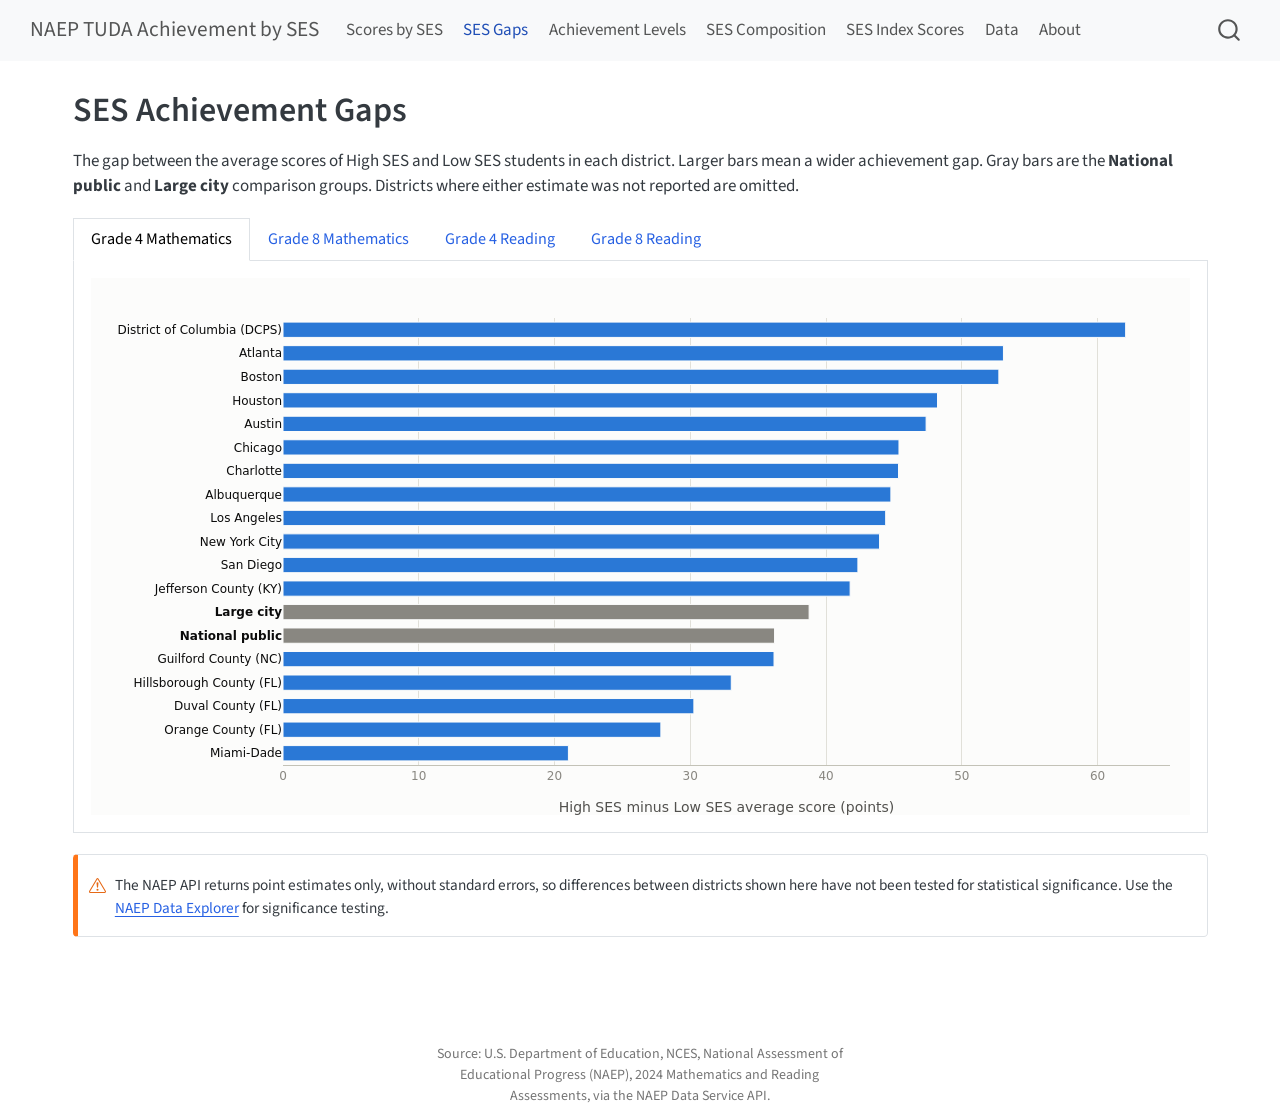
<file: gaps.html>
<!DOCTYPE html>
<html xmlns="http://www.w3.org/1999/xhtml" lang="en" xml:lang="en"><head>

<meta charset="utf-8">
<meta name="generator" content="quarto-1.10.18">

<meta name="viewport" content="width=device-width, initial-scale=1.0, user-scalable=yes">


<title>SES Achievement Gaps – NAEP TUDA Achievement by SES</title>
<style>
/* Default styles provided by pandoc.
** See https://pandoc.org/MANUAL.html#variables-for-html for config info.
*/
span.smallcaps{font-variant: small-caps;}
div.columns{display: flex; gap: 1.5em;}
div.column{flex: auto;}
@media screen {
div.columns{gap: min(4vw, 1.5em);}
div.column{overflow-x: auto;}
}
div.hanging-indent{margin-left: 1.5em; text-indent: -1.5em;}
ul.task-list{list-style: none;}
ul.task-list li input[type="checkbox"] {
  width: 0.8em;
  margin: 0 0.8em 0.2em -1em; /* quarto-specific, see https://github.com/quarto-dev/quarto-cli/issues/4556 */ 
  vertical-align: middle;
}
</style>


<script src="site_libs/quarto-nav/quarto-nav.js"></script>
<script src="site_libs/quarto-nav/headroom.min.js"></script>
<script src="site_libs/clipboard/clipboard.min.js"></script>
<script src="site_libs/quarto-search/autocomplete.umd.js"></script>
<script src="site_libs/quarto-search/fuse.min.js"></script>
<script src="site_libs/quarto-search/quarto-search.js"></script>
<meta name="quarto:offset" content="./">
<script src="site_libs/quarto-html/quarto.js" type="module"></script>
<script src="site_libs/quarto-html/tabsets/tabsets.js" type="module"></script>
<script src="site_libs/quarto-html/popper.min.js"></script>
<script src="site_libs/quarto-html/tippy.umd.min.js"></script>
<script src="site_libs/quarto-html/anchor.min.js"></script>
<link href="site_libs/quarto-html/tippy.css" rel="stylesheet">
<link href="site_libs/quarto-html/quarto-syntax-highlighting-64a204ab8560d761af7679ceaba22944.css" rel="stylesheet" id="quarto-text-highlighting-styles">
<script src="site_libs/bootstrap/bootstrap.min.js"></script>
<link href="site_libs/bootstrap/bootstrap-icons.css" rel="stylesheet">
<link href="site_libs/bootstrap/bootstrap-445b8638c3d06994fee0907d791121c4.min.css" rel="stylesheet" append-hash="true" id="quarto-bootstrap" data-mode="light">
<script id="quarto-search-options" type="application/json">{
  "location": "navbar",
  "copy-button": false,
  "collapse-after": 3,
  "panel-placement": "end",
  "type": "overlay",
  "limit": 50,
  "keyboard-shortcut": [
    "f",
    "/",
    "s"
  ],
  "show-item-context": false,
  "language": {
    "search-no-results-text": "No results",
    "search-matching-documents-text": "matching documents",
    "search-copy-link-title": "Copy link to search",
    "search-hide-matches-text": "Hide additional matches",
    "search-more-match-text": "more match in this document",
    "search-more-matches-text": "more matches in this document",
    "search-clear-button-title": "Clear",
    "search-text-placeholder": "",
    "search-detached-cancel-button-title": "Cancel",
    "search-submit-button-title": "Submit",
    "search-label": "Search"
  }
}</script>
<script src="site_libs/htmlwidgets-1.6.4/htmlwidgets.js"></script>
<script src="site_libs/plotly-binding-4.11.0/plotly.js"></script>
<script src="site_libs/typedarray-0.1/typedarray.min.js"></script>
<script src="site_libs/jquery-3.5.1/jquery.min.js"></script>
<link href="site_libs/crosstalk-1.2.2/css/crosstalk.min.css" rel="stylesheet">
<script src="site_libs/crosstalk-1.2.2/js/crosstalk.min.js"></script>
<link href="site_libs/plotly-htmlwidgets-css-2.11.1/plotly-htmlwidgets.css" rel="stylesheet">
<script src="site_libs/plotly-main-2.11.1/plotly-latest.min.js"></script>


<link rel="stylesheet" href="styles.css">
</head>

<body class="nav-fixed quarto-light">

<div id="quarto-search-results"></div>
  <header id="quarto-header" class="headroom fixed-top">
    <nav class="navbar navbar-expand-lg " data-bs-theme="dark">
      <div class="navbar-container container-fluid">
      <div class="navbar-brand-container mx-auto">
    <a class="navbar-brand" href="./index.html">
    <span class="navbar-title">NAEP TUDA Achievement by SES</span>
    </a>
  </div>
            <div id="quarto-search" class="" title="Search"></div>
          <button class="navbar-toggler" type="button" data-bs-toggle="collapse" data-bs-target="#navbarCollapse" aria-controls="navbarCollapse" role="menu" aria-expanded="false" aria-label="Toggle navigation" onclick="if (window.quartoToggleHeadroom) { window.quartoToggleHeadroom(); }">
  <span class="navbar-toggler-icon"></span>
</button>
          <div class="collapse navbar-collapse" id="navbarCollapse">
            <ul class="navbar-nav navbar-nav-scroll me-auto">
  <li class="nav-item">
    <a class="nav-link" href="./index.html"> 
<span class="menu-text">Scores by SES</span></a>
  </li>  
  <li class="nav-item">
    <a class="nav-link active" href="./gaps.html" aria-current="page"> 
<span class="menu-text">SES Gaps</span></a>
  </li>  
  <li class="nav-item">
    <a class="nav-link" href="./proficiency.html"> 
<span class="menu-text">Achievement Levels</span></a>
  </li>  
  <li class="nav-item">
    <a class="nav-link" href="./composition.html"> 
<span class="menu-text">SES Composition</span></a>
  </li>  
  <li class="nav-item">
    <a class="nav-link" href="./index-scores.html"> 
<span class="menu-text">SES Index Scores</span></a>
  </li>  
  <li class="nav-item">
    <a class="nav-link" href="./data.html"> 
<span class="menu-text">Data</span></a>
  </li>  
  <li class="nav-item">
    <a class="nav-link" href="./about.html"> 
<span class="menu-text">About</span></a>
  </li>  
</ul>
          </div> <!-- /navcollapse -->
            <div class="quarto-navbar-tools">
</div>
      </div> <!-- /container-fluid -->
    </nav>
</header>
<!-- content -->
<div id="quarto-content" class="quarto-container page-columns page-rows-contents page-layout-full page-navbar">
<!-- sidebar -->
<!-- margin-sidebar -->
    <div id="quarto-margin-sidebar" class="sidebar margin-sidebar zindex-bottom">
        
    </div>
<!-- main -->
<main class="content column-page" id="quarto-document-content">

<header id="title-block-header" class="quarto-title-block default">
<div class="quarto-title">
<h1 class="title">SES Achievement Gaps</h1>
</div>



<div class="quarto-title-meta column-page">

    
  
    
  </div>
  


</header>


<p>The gap between the average scores of High SES and Low SES students in each district. Larger bars mean a wider achievement gap. Gray bars are the <strong>National public</strong> and <strong>Large city</strong> comparison groups. Districts where either estimate was not reported are omitted.</p>
<div class="tabset-margin-container"></div><div class="panel-tabset">
<ul class="nav nav-tabs" role="tablist"><li class="nav-item" role="presentation"><a class="nav-link active" id="tabset-1-1-tab" data-bs-toggle="tab" data-bs-target="#tabset-1-1" role="tab" aria-controls="tabset-1-1" aria-selected="true" href="">Grade 4 Mathematics</a></li><li class="nav-item" role="presentation"><a class="nav-link" id="tabset-1-2-tab" data-bs-toggle="tab" data-bs-target="#tabset-1-2" role="tab" aria-controls="tabset-1-2" aria-selected="false" href="">Grade 8 Mathematics</a></li><li class="nav-item" role="presentation"><a class="nav-link" id="tabset-1-3-tab" data-bs-toggle="tab" data-bs-target="#tabset-1-3" role="tab" aria-controls="tabset-1-3" aria-selected="false" href="">Grade 4 Reading</a></li><li class="nav-item" role="presentation"><a class="nav-link" id="tabset-1-4-tab" data-bs-toggle="tab" data-bs-target="#tabset-1-4" role="tab" aria-controls="tabset-1-4" aria-selected="false" href="">Grade 8 Reading</a></li></ul>
<div class="tab-content">
<div id="tabset-1-1" class="tab-pane active" role="tabpanel" aria-labelledby="tabset-1-1-tab">
<div class="cell">
<div class="cell-output-display">
<div id="htmlwidget-9b00855d0181d01aa2d4" style="width:100%;height:537px;" class="plotly html-widget"></div>
<script type="application/json" data-for="htmlwidget-9b00855d0181d01aa2d4">{"x":{"visdat":{"39433c95dd77":["function () ","plotlyVisDat"]},"cur_data":"39433c95dd77","attrs":{"39433c95dd77":{"x":{},"y":{},"orientation":"h","marker":{"color":{},"line":{"color":"#fcfcfb","width":1}},"customdata":{},"text":{},"textposition":"none","hovertemplate":"<b>%{customdata}<\/b><br>Gap: %{x:.0f} points<br>%{text}<extra><\/extra>","alpha_stroke":1,"sizes":[10,100],"spans":[1,20],"type":"bar"}},"layout":{"margin":{"b":50,"l":60,"t":40,"r":20},"font":{"family":"system-ui, -apple-system, 'Segoe UI', sans-serif","color":"#52514e","size":12},"paper_bgcolor":"#fcfcfb","plot_bgcolor":"#fcfcfb","xaxis":{"domain":[0,1],"automargin":true,"title":"High SES minus Low SES average score (points)","gridcolor":"#e1e0d9","zeroline":false,"linecolor":"#c3c2b7","tickfont":{"color":"#898781"}},"yaxis":{"domain":[0,1],"automargin":true,"title":"","gridcolor":"rgba(0,0,0,0)","tickfont":{"color":"#0b0b0b"},"type":"category","categoryorder":"array","categoryarray":["Miami-Dade","Orange County (FL)","Duval County (FL)","Hillsborough County (FL)","Guilford County (NC)","<b>National public<\/b>","<b>Large city<\/b>","Jefferson County (KY)","San Diego","New York City","Los Angeles","Albuquerque","Charlotte","Chicago","Austin","Houston","Boston","Atlanta","District of Columbia (DCPS)"]},"legend":{"orientation":"h","x":0,"y":1.02,"yanchor":"bottom","traceorder":"normal","font":{"color":"#0b0b0b"}},"hoverlabel":{"bgcolor":"white","font":{"color":"#0b0b0b"}},"showlegend":false,"bargap":0.34999999999999998,"hovermode":"closest"},"source":"A","config":{"modeBarButtonsToAdd":["hoverclosest","hovercompare"],"showSendToCloud":false,"displaylogo":false,"modeBarButtonsToRemove":["lasso2d","select2d","autoScale2d"]},"data":[{"x":[21.023706469979004,27.833952328220022,30.266880621983006,33.022283939741982,36.17063902856799,36.209849671727966,38.754085994321002,41.775800315024981,42.34869510295502,43.943928887618995,44.394343931211978,44.777698092841007,45.340492478963967,45.374611232531009,47.372527482631,48.213195711070028,52.732702818717001,53.069598995082998,62.071384680569025],"y":["Miami-Dade","Orange County (FL)","Duval County (FL)","Hillsborough County (FL)","Guilford County (NC)","<b>National public<\/b>","<b>Large city<\/b>","Jefferson County (KY)","San Diego","New York City","Los Angeles","Albuquerque","Charlotte","Chicago","Austin","Houston","Boston","Atlanta","District of Columbia (DCPS)"],"orientation":"h","marker":{"color":["#2a78d6","#2a78d6","#2a78d6","#2a78d6","#2a78d6","#898781","#898781","#2a78d6","#2a78d6","#2a78d6","#2a78d6","#2a78d6","#2a78d6","#2a78d6","#2a78d6","#2a78d6","#2a78d6","#2a78d6","#2a78d6"],"line":{"color":"#fcfcfb","width":1}},"customdata":["Miami-Dade","Orange County (FL)","Duval County (FL)","Hillsborough County (FL)","Guilford County (NC)","National public","Large city","Jefferson County (KY)","San Diego","New York City","Los Angeles","Albuquerque","Charlotte","Chicago","Austin","Houston","Boston","Atlanta","District of Columbia (DCPS)"],"text":["High 261 · Low 240","High 257 · Low 229","High 255 · Low 225","High 261 · Low 228","High 261 · Low 225","High 258 · Low 221","High 259 · Low 221","High 258 · Low 216","High 263 · Low 221","High 263 · Low 219","High 262 · Low 218","High 253 · Low 208","High 269 · Low 224","High 260 · Low 214","High 266 · Low 219","High 275 · Low 226","High 270 · Low 218","High 267 · Low 214","High 267 · Low 205"],"textposition":["none","none","none","none","none","none","none","none","none","none","none","none","none","none","none","none","none","none","none"],"hovertemplate":["<b>%{customdata}<\/b><br>Gap: %{x:.0f} points<br>%{text}<extra><\/extra>","<b>%{customdata}<\/b><br>Gap: %{x:.0f} points<br>%{text}<extra><\/extra>","<b>%{customdata}<\/b><br>Gap: %{x:.0f} points<br>%{text}<extra><\/extra>","<b>%{customdata}<\/b><br>Gap: %{x:.0f} points<br>%{text}<extra><\/extra>","<b>%{customdata}<\/b><br>Gap: %{x:.0f} points<br>%{text}<extra><\/extra>","<b>%{customdata}<\/b><br>Gap: %{x:.0f} points<br>%{text}<extra><\/extra>","<b>%{customdata}<\/b><br>Gap: %{x:.0f} points<br>%{text}<extra><\/extra>","<b>%{customdata}<\/b><br>Gap: %{x:.0f} points<br>%{text}<extra><\/extra>","<b>%{customdata}<\/b><br>Gap: %{x:.0f} points<br>%{text}<extra><\/extra>","<b>%{customdata}<\/b><br>Gap: %{x:.0f} points<br>%{text}<extra><\/extra>","<b>%{customdata}<\/b><br>Gap: %{x:.0f} points<br>%{text}<extra><\/extra>","<b>%{customdata}<\/b><br>Gap: %{x:.0f} points<br>%{text}<extra><\/extra>","<b>%{customdata}<\/b><br>Gap: %{x:.0f} points<br>%{text}<extra><\/extra>","<b>%{customdata}<\/b><br>Gap: %{x:.0f} points<br>%{text}<extra><\/extra>","<b>%{customdata}<\/b><br>Gap: %{x:.0f} points<br>%{text}<extra><\/extra>","<b>%{customdata}<\/b><br>Gap: %{x:.0f} points<br>%{text}<extra><\/extra>","<b>%{customdata}<\/b><br>Gap: %{x:.0f} points<br>%{text}<extra><\/extra>","<b>%{customdata}<\/b><br>Gap: %{x:.0f} points<br>%{text}<extra><\/extra>","<b>%{customdata}<\/b><br>Gap: %{x:.0f} points<br>%{text}<extra><\/extra>"],"type":"bar","error_y":{"color":"rgba(31,119,180,1)"},"error_x":{"color":"rgba(31,119,180,1)"},"xaxis":"x","yaxis":"y","frame":null}],"highlight":{"on":"plotly_click","persistent":false,"dynamic":false,"selectize":false,"opacityDim":0.20000000000000001,"selected":{"opacity":1},"debounce":0},"shinyEvents":["plotly_hover","plotly_click","plotly_selected","plotly_relayout","plotly_brushed","plotly_brushing","plotly_clickannotation","plotly_doubleclick","plotly_deselect","plotly_afterplot","plotly_sunburstclick"],"base_url":"https://plot.ly"},"evals":[],"jsHooks":[]}</script>
</div>
</div>
</div>
<div id="tabset-1-2" class="tab-pane" role="tabpanel" aria-labelledby="tabset-1-2-tab">
<div class="cell">
<div class="cell-output-display">
<div id="htmlwidget-f1dabb1ab83761123d0d" style="width:100%;height:514px;" class="plotly html-widget"></div>
<script type="application/json" data-for="htmlwidget-f1dabb1ab83761123d0d">{"x":{"visdat":{"394329ad040b":["function () ","plotlyVisDat"]},"cur_data":"394329ad040b","attrs":{"394329ad040b":{"x":{},"y":{},"orientation":"h","marker":{"color":{},"line":{"color":"#fcfcfb","width":1}},"customdata":{},"text":{},"textposition":"none","hovertemplate":"<b>%{customdata}<\/b><br>Gap: %{x:.0f} points<br>%{text}<extra><\/extra>","alpha_stroke":1,"sizes":[10,100],"spans":[1,20],"type":"bar"}},"layout":{"margin":{"b":50,"l":60,"t":40,"r":20},"font":{"family":"system-ui, -apple-system, 'Segoe UI', sans-serif","color":"#52514e","size":12},"paper_bgcolor":"#fcfcfb","plot_bgcolor":"#fcfcfb","xaxis":{"domain":[0,1],"automargin":true,"title":"High SES minus Low SES average score (points)","gridcolor":"#e1e0d9","zeroline":false,"linecolor":"#c3c2b7","tickfont":{"color":"#898781"}},"yaxis":{"domain":[0,1],"automargin":true,"title":"","gridcolor":"rgba(0,0,0,0)","tickfont":{"color":"#0b0b0b"},"type":"category","categoryorder":"array","categoryarray":["Miami-Dade","Orange County (FL)","Duval County (FL)","Hillsborough County (FL)","<b>National public<\/b>","<b>Large city<\/b>","New York City","Charlotte","Atlanta","Albuquerque","Jefferson County (KY)","Austin","Los Angeles","Guilford County (NC)","Chicago","Houston","San Diego","District of Columbia (DCPS)"]},"legend":{"orientation":"h","x":0,"y":1.02,"yanchor":"bottom","traceorder":"normal","font":{"color":"#0b0b0b"}},"hoverlabel":{"bgcolor":"white","font":{"color":"#0b0b0b"}},"showlegend":false,"bargap":0.34999999999999998,"hovermode":"closest"},"source":"A","config":{"modeBarButtonsToAdd":["hoverclosest","hovercompare"],"showSendToCloud":false,"displaylogo":false,"modeBarButtonsToRemove":["lasso2d","select2d","autoScale2d"]},"data":[{"x":[37.247068380350015,46.308562101363009,48.789181819177998,48.96517404720899,52.502376769864014,54.001497199749991,57.707381105378033,57.863813574081007,61.836633574979004,62.090563995164985,63.866928924708986,64.12206776824101,65.095664409247007,65.499283604845971,65.878900808299022,68.031166868589992,69.327149744184993,73.314946198130997],"y":["Miami-Dade","Orange County (FL)","Duval County (FL)","Hillsborough County (FL)","<b>National public<\/b>","<b>Large city<\/b>","New York City","Charlotte","Atlanta","Albuquerque","Jefferson County (KY)","Austin","Los Angeles","Guilford County (NC)","Chicago","Houston","San Diego","District of Columbia (DCPS)"],"orientation":"h","marker":{"color":["#2a78d6","#2a78d6","#2a78d6","#2a78d6","#898781","#898781","#2a78d6","#2a78d6","#2a78d6","#2a78d6","#2a78d6","#2a78d6","#2a78d6","#2a78d6","#2a78d6","#2a78d6","#2a78d6","#2a78d6"],"line":{"color":"#fcfcfb","width":1}},"customdata":["Miami-Dade","Orange County (FL)","Duval County (FL)","Hillsborough County (FL)","National public","Large city","New York City","Charlotte","Atlanta","Albuquerque","Jefferson County (KY)","Austin","Los Angeles","Guilford County (NC)","Chicago","Houston","San Diego","District of Columbia (DCPS)"],"text":["High 297 · Low 259","High 297 · Low 250","High 295 · Low 246","High 298 · Low 249","High 304 · Low 251","High 306 · Low 252","High 314 · Low 257","High 317 · Low 259","High 304 · Low 242","High 301 · Low 239","High 307 · Low 244","High 306 · Low 241","High 315 · Low 249","High 314 · Low 248","High 319 · Low 253","High 321 · Low 253","High 313 · Low 244","High 306 · Low 233"],"textposition":["none","none","none","none","none","none","none","none","none","none","none","none","none","none","none","none","none","none"],"hovertemplate":["<b>%{customdata}<\/b><br>Gap: %{x:.0f} points<br>%{text}<extra><\/extra>","<b>%{customdata}<\/b><br>Gap: %{x:.0f} points<br>%{text}<extra><\/extra>","<b>%{customdata}<\/b><br>Gap: %{x:.0f} points<br>%{text}<extra><\/extra>","<b>%{customdata}<\/b><br>Gap: %{x:.0f} points<br>%{text}<extra><\/extra>","<b>%{customdata}<\/b><br>Gap: %{x:.0f} points<br>%{text}<extra><\/extra>","<b>%{customdata}<\/b><br>Gap: %{x:.0f} points<br>%{text}<extra><\/extra>","<b>%{customdata}<\/b><br>Gap: %{x:.0f} points<br>%{text}<extra><\/extra>","<b>%{customdata}<\/b><br>Gap: %{x:.0f} points<br>%{text}<extra><\/extra>","<b>%{customdata}<\/b><br>Gap: %{x:.0f} points<br>%{text}<extra><\/extra>","<b>%{customdata}<\/b><br>Gap: %{x:.0f} points<br>%{text}<extra><\/extra>","<b>%{customdata}<\/b><br>Gap: %{x:.0f} points<br>%{text}<extra><\/extra>","<b>%{customdata}<\/b><br>Gap: %{x:.0f} points<br>%{text}<extra><\/extra>","<b>%{customdata}<\/b><br>Gap: %{x:.0f} points<br>%{text}<extra><\/extra>","<b>%{customdata}<\/b><br>Gap: %{x:.0f} points<br>%{text}<extra><\/extra>","<b>%{customdata}<\/b><br>Gap: %{x:.0f} points<br>%{text}<extra><\/extra>","<b>%{customdata}<\/b><br>Gap: %{x:.0f} points<br>%{text}<extra><\/extra>","<b>%{customdata}<\/b><br>Gap: %{x:.0f} points<br>%{text}<extra><\/extra>","<b>%{customdata}<\/b><br>Gap: %{x:.0f} points<br>%{text}<extra><\/extra>"],"type":"bar","error_y":{"color":"rgba(31,119,180,1)"},"error_x":{"color":"rgba(31,119,180,1)"},"xaxis":"x","yaxis":"y","frame":null}],"highlight":{"on":"plotly_click","persistent":false,"dynamic":false,"selectize":false,"opacityDim":0.20000000000000001,"selected":{"opacity":1},"debounce":0},"shinyEvents":["plotly_hover","plotly_click","plotly_selected","plotly_relayout","plotly_brushed","plotly_brushing","plotly_clickannotation","plotly_doubleclick","plotly_deselect","plotly_afterplot","plotly_sunburstclick"],"base_url":"https://plot.ly"},"evals":[],"jsHooks":[]}</script>
</div>
</div>
</div>
<div id="tabset-1-3" class="tab-pane" role="tabpanel" aria-labelledby="tabset-1-3-tab">
<div class="cell">
<div class="cell-output-display">
<div id="htmlwidget-ccaecb71ad1e3500e714" style="width:100%;height:584px;" class="plotly html-widget"></div>
<script type="application/json" data-for="htmlwidget-ccaecb71ad1e3500e714">{"x":{"visdat":{"394335ba61fe":["function () ","plotlyVisDat"]},"cur_data":"394335ba61fe","attrs":{"394335ba61fe":{"x":{},"y":{},"orientation":"h","marker":{"color":{},"line":{"color":"#fcfcfb","width":1}},"customdata":{},"text":{},"textposition":"none","hovertemplate":"<b>%{customdata}<\/b><br>Gap: %{x:.0f} points<br>%{text}<extra><\/extra>","alpha_stroke":1,"sizes":[10,100],"spans":[1,20],"type":"bar"}},"layout":{"margin":{"b":50,"l":60,"t":40,"r":20},"font":{"family":"system-ui, -apple-system, 'Segoe UI', sans-serif","color":"#52514e","size":12},"paper_bgcolor":"#fcfcfb","plot_bgcolor":"#fcfcfb","xaxis":{"domain":[0,1],"automargin":true,"title":"High SES minus Low SES average score (points)","gridcolor":"#e1e0d9","zeroline":false,"linecolor":"#c3c2b7","tickfont":{"color":"#898781"}},"yaxis":{"domain":[0,1],"automargin":true,"title":"","gridcolor":"rgba(0,0,0,0)","tickfont":{"color":"#0b0b0b"},"type":"category","categoryorder":"array","categoryarray":["Miami-Dade","Orange County (FL)","Duval County (FL)","<b>National public<\/b>","Hillsborough County (FL)","<b>Large city<\/b>","San Diego","Guilford County (NC)","Jefferson County (KY)","Charlotte","Milwaukee","New York City","Houston","Baltimore City","Chicago","Boston","Los Angeles","Austin","Albuquerque","District of Columbia (DCPS)","Atlanta"]},"legend":{"orientation":"h","x":0,"y":1.02,"yanchor":"bottom","traceorder":"normal","font":{"color":"#0b0b0b"}},"hoverlabel":{"bgcolor":"white","font":{"color":"#0b0b0b"}},"showlegend":false,"bargap":0.34999999999999998,"hovermode":"closest"},"source":"A","config":{"modeBarButtonsToAdd":["hoverclosest","hovercompare"],"showSendToCloud":false,"displaylogo":false,"modeBarButtonsToRemove":["lasso2d","select2d","autoScale2d"]},"data":[{"x":[29.12293879549901,35.345618404276991,37.803210374300022,38.852305652968994,42.862682085379987,44.076083135272995,44.339429294534,46.089554252039989,49.067741258035994,49.724841736017993,51.500783776394002,51.574143396154,52.929720880447007,54.284618270700008,55.101410703576988,56.292499725277992,58.98466342516798,59.704651446188024,60.518013927642016,64.475956343966999,64.658189811224986],"y":["Miami-Dade","Orange County (FL)","Duval County (FL)","<b>National public<\/b>","Hillsborough County (FL)","<b>Large city<\/b>","San Diego","Guilford County (NC)","Jefferson County (KY)","Charlotte","Milwaukee","New York City","Houston","Baltimore City","Chicago","Boston","Los Angeles","Austin","Albuquerque","District of Columbia (DCPS)","Atlanta"],"orientation":"h","marker":{"color":["#2a78d6","#2a78d6","#2a78d6","#898781","#2a78d6","#898781","#2a78d6","#2a78d6","#2a78d6","#2a78d6","#2a78d6","#2a78d6","#2a78d6","#2a78d6","#2a78d6","#2a78d6","#2a78d6","#2a78d6","#2a78d6","#2a78d6","#2a78d6"],"line":{"color":"#fcfcfb","width":1}},"customdata":["Miami-Dade","Orange County (FL)","Duval County (FL)","National public","Hillsborough County (FL)","Large city","San Diego","Guilford County (NC)","Jefferson County (KY)","Charlotte","Milwaukee","New York City","Houston","Baltimore City","Chicago","Boston","Los Angeles","Austin","Albuquerque","District of Columbia (DCPS)","Atlanta"],"text":["High 239 · Low 210","High 237 · Low 201","High 234 · Low 196","High 236 · Low 197","High 245 · Low 202","High 241 · Low 197","High 250 · Low 205","High 239 · Low 193","High 245 · Low 196","High 241 · Low 192","High 225 · Low 173","High 246 · Low 195","High 249 · Low 196","High 236 · Low 182","High 248 · Low 192","High 255 · Low 199","High 254 · Low 195","High 245 · Low 186","High 239 · Low 178","High 249 · Low 184","High 258 · Low 194"],"textposition":["none","none","none","none","none","none","none","none","none","none","none","none","none","none","none","none","none","none","none","none","none"],"hovertemplate":["<b>%{customdata}<\/b><br>Gap: %{x:.0f} points<br>%{text}<extra><\/extra>","<b>%{customdata}<\/b><br>Gap: %{x:.0f} points<br>%{text}<extra><\/extra>","<b>%{customdata}<\/b><br>Gap: %{x:.0f} points<br>%{text}<extra><\/extra>","<b>%{customdata}<\/b><br>Gap: %{x:.0f} points<br>%{text}<extra><\/extra>","<b>%{customdata}<\/b><br>Gap: %{x:.0f} points<br>%{text}<extra><\/extra>","<b>%{customdata}<\/b><br>Gap: %{x:.0f} points<br>%{text}<extra><\/extra>","<b>%{customdata}<\/b><br>Gap: %{x:.0f} points<br>%{text}<extra><\/extra>","<b>%{customdata}<\/b><br>Gap: %{x:.0f} points<br>%{text}<extra><\/extra>","<b>%{customdata}<\/b><br>Gap: %{x:.0f} points<br>%{text}<extra><\/extra>","<b>%{customdata}<\/b><br>Gap: %{x:.0f} points<br>%{text}<extra><\/extra>","<b>%{customdata}<\/b><br>Gap: %{x:.0f} points<br>%{text}<extra><\/extra>","<b>%{customdata}<\/b><br>Gap: %{x:.0f} points<br>%{text}<extra><\/extra>","<b>%{customdata}<\/b><br>Gap: %{x:.0f} points<br>%{text}<extra><\/extra>","<b>%{customdata}<\/b><br>Gap: %{x:.0f} points<br>%{text}<extra><\/extra>","<b>%{customdata}<\/b><br>Gap: %{x:.0f} points<br>%{text}<extra><\/extra>","<b>%{customdata}<\/b><br>Gap: %{x:.0f} points<br>%{text}<extra><\/extra>","<b>%{customdata}<\/b><br>Gap: %{x:.0f} points<br>%{text}<extra><\/extra>","<b>%{customdata}<\/b><br>Gap: %{x:.0f} points<br>%{text}<extra><\/extra>","<b>%{customdata}<\/b><br>Gap: %{x:.0f} points<br>%{text}<extra><\/extra>","<b>%{customdata}<\/b><br>Gap: %{x:.0f} points<br>%{text}<extra><\/extra>","<b>%{customdata}<\/b><br>Gap: %{x:.0f} points<br>%{text}<extra><\/extra>"],"type":"bar","error_y":{"color":"rgba(31,119,180,1)"},"error_x":{"color":"rgba(31,119,180,1)"},"xaxis":"x","yaxis":"y","frame":null}],"highlight":{"on":"plotly_click","persistent":false,"dynamic":false,"selectize":false,"opacityDim":0.20000000000000001,"selected":{"opacity":1},"debounce":0},"shinyEvents":["plotly_hover","plotly_click","plotly_selected","plotly_relayout","plotly_brushed","plotly_brushing","plotly_clickannotation","plotly_doubleclick","plotly_deselect","plotly_afterplot","plotly_sunburstclick"],"base_url":"https://plot.ly"},"evals":[],"jsHooks":[]}</script>
</div>
</div>
</div>
<div id="tabset-1-4" class="tab-pane" role="tabpanel" aria-labelledby="tabset-1-4-tab">
<div class="cell">
<div class="cell-output-display">
<div id="htmlwidget-dae9e59cffd535b778e8" style="width:100%;height:514px;" class="plotly html-widget"></div>
<script type="application/json" data-for="htmlwidget-dae9e59cffd535b778e8">{"x":{"visdat":{"394339fe9ad2":["function () ","plotlyVisDat"]},"cur_data":"394339fe9ad2","attrs":{"394339fe9ad2":{"x":{},"y":{},"orientation":"h","marker":{"color":{},"line":{"color":"#fcfcfb","width":1}},"customdata":{},"text":{},"textposition":"none","hovertemplate":"<b>%{customdata}<\/b><br>Gap: %{x:.0f} points<br>%{text}<extra><\/extra>","alpha_stroke":1,"sizes":[10,100],"spans":[1,20],"type":"bar"}},"layout":{"margin":{"b":50,"l":60,"t":40,"r":20},"font":{"family":"system-ui, -apple-system, 'Segoe UI', sans-serif","color":"#52514e","size":12},"paper_bgcolor":"#fcfcfb","plot_bgcolor":"#fcfcfb","xaxis":{"domain":[0,1],"automargin":true,"title":"High SES minus Low SES average score (points)","gridcolor":"#e1e0d9","zeroline":false,"linecolor":"#c3c2b7","tickfont":{"color":"#898781"}},"yaxis":{"domain":[0,1],"automargin":true,"title":"","gridcolor":"rgba(0,0,0,0)","tickfont":{"color":"#0b0b0b"},"type":"category","categoryorder":"array","categoryarray":["Miami-Dade","Duval County (FL)","Hillsborough County (FL)","Orange County (FL)","<b>National public<\/b>","<b>Large city<\/b>","Charlotte","Guilford County (NC)","New York City","Albuquerque","San Diego","Chicago","Houston","Jefferson County (KY)","Atlanta","Los Angeles","District of Columbia (DCPS)","Austin"]},"legend":{"orientation":"h","x":0,"y":1.02,"yanchor":"bottom","traceorder":"normal","font":{"color":"#0b0b0b"}},"hoverlabel":{"bgcolor":"white","font":{"color":"#0b0b0b"}},"showlegend":false,"bargap":0.34999999999999998,"hovermode":"closest"},"source":"A","config":{"modeBarButtonsToAdd":["hoverclosest","hovercompare"],"showSendToCloud":false,"displaylogo":false,"modeBarButtonsToRemove":["lasso2d","select2d","autoScale2d"]},"data":[{"x":[28.83712438793998,31.897751470792002,38.265853604783018,39.837175633858976,42.313336136366985,43.108269119797029,44.095840422211978,46.182887687492041,49.575052914625019,50.051008889057016,50.578477859046018,51.661703654117019,52.718341924585985,53.640224596957012,56.76261161730298,59.861936239530991,60.477981238108015,60.783446550605021],"y":["Miami-Dade","Duval County (FL)","Hillsborough County (FL)","Orange County (FL)","<b>National public<\/b>","<b>Large city<\/b>","Charlotte","Guilford County (NC)","New York City","Albuquerque","San Diego","Chicago","Houston","Jefferson County (KY)","Atlanta","Los Angeles","District of Columbia (DCPS)","Austin"],"orientation":"h","marker":{"color":["#2a78d6","#2a78d6","#2a78d6","#2a78d6","#898781","#898781","#2a78d6","#2a78d6","#2a78d6","#2a78d6","#2a78d6","#2a78d6","#2a78d6","#2a78d6","#2a78d6","#2a78d6","#2a78d6","#2a78d6"],"line":{"color":"#fcfcfb","width":1}},"customdata":["Miami-Dade","Duval County (FL)","Hillsborough County (FL)","Orange County (FL)","National public","Large city","Charlotte","Guilford County (NC)","New York City","Albuquerque","San Diego","Chicago","Houston","Jefferson County (KY)","Atlanta","Los Angeles","District of Columbia (DCPS)","Austin"],"text":["High 279 · Low 250","High 270 · Low 239","High 279 · Low 241","High 275 · Low 235","High 282 · Low 240","High 285 · Low 242","High 285 · Low 241","High 282 · Low 236","High 296 · Low 246","High 280 · Low 230","High 293 · Low 242","High 297 · Low 246","High 290 · Low 237","High 290 · Low 236","High 294 · Low 238","High 303 · Low 243","High 292 · Low 232","High 285 · Low 224"],"textposition":["none","none","none","none","none","none","none","none","none","none","none","none","none","none","none","none","none","none"],"hovertemplate":["<b>%{customdata}<\/b><br>Gap: %{x:.0f} points<br>%{text}<extra><\/extra>","<b>%{customdata}<\/b><br>Gap: %{x:.0f} points<br>%{text}<extra><\/extra>","<b>%{customdata}<\/b><br>Gap: %{x:.0f} points<br>%{text}<extra><\/extra>","<b>%{customdata}<\/b><br>Gap: %{x:.0f} points<br>%{text}<extra><\/extra>","<b>%{customdata}<\/b><br>Gap: %{x:.0f} points<br>%{text}<extra><\/extra>","<b>%{customdata}<\/b><br>Gap: %{x:.0f} points<br>%{text}<extra><\/extra>","<b>%{customdata}<\/b><br>Gap: %{x:.0f} points<br>%{text}<extra><\/extra>","<b>%{customdata}<\/b><br>Gap: %{x:.0f} points<br>%{text}<extra><\/extra>","<b>%{customdata}<\/b><br>Gap: %{x:.0f} points<br>%{text}<extra><\/extra>","<b>%{customdata}<\/b><br>Gap: %{x:.0f} points<br>%{text}<extra><\/extra>","<b>%{customdata}<\/b><br>Gap: %{x:.0f} points<br>%{text}<extra><\/extra>","<b>%{customdata}<\/b><br>Gap: %{x:.0f} points<br>%{text}<extra><\/extra>","<b>%{customdata}<\/b><br>Gap: %{x:.0f} points<br>%{text}<extra><\/extra>","<b>%{customdata}<\/b><br>Gap: %{x:.0f} points<br>%{text}<extra><\/extra>","<b>%{customdata}<\/b><br>Gap: %{x:.0f} points<br>%{text}<extra><\/extra>","<b>%{customdata}<\/b><br>Gap: %{x:.0f} points<br>%{text}<extra><\/extra>","<b>%{customdata}<\/b><br>Gap: %{x:.0f} points<br>%{text}<extra><\/extra>","<b>%{customdata}<\/b><br>Gap: %{x:.0f} points<br>%{text}<extra><\/extra>"],"type":"bar","error_y":{"color":"rgba(31,119,180,1)"},"error_x":{"color":"rgba(31,119,180,1)"},"xaxis":"x","yaxis":"y","frame":null}],"highlight":{"on":"plotly_click","persistent":false,"dynamic":false,"selectize":false,"opacityDim":0.20000000000000001,"selected":{"opacity":1},"debounce":0},"shinyEvents":["plotly_hover","plotly_click","plotly_selected","plotly_relayout","plotly_brushed","plotly_brushing","plotly_clickannotation","plotly_doubleclick","plotly_deselect","plotly_afterplot","plotly_sunburstclick"],"base_url":"https://plot.ly"},"evals":[],"jsHooks":[]}</script>
</div>
</div>
</div>
</div>
</div>
<div class="callout callout-style-simple callout-warning">
<div class="callout-body d-flex">
<div class="callout-icon-container">
<i class="callout-icon"></i>
</div>
<div class="callout-body-container">
<p>The NAEP API returns point estimates only, without standard errors, so differences between districts shown here have not been tested for statistical significance. Use the <a href="https://www.nationsreportcard.gov/ndecore/xplore/NDE">NAEP Data Explorer</a> for significance testing.</p>
</div>
</div>
</div>



</main> <!-- /main -->
<script id="quarto-html-after-body" type="application/javascript">
  window.document.addEventListener("DOMContentLoaded", function (event) {
    const icon = "";
    const anchorJS = new window.AnchorJS();
    anchorJS.options = {
      placement: 'right',
      icon: icon
    };
    anchorJS.add('.anchored');
    const isCodeAnnotation = (el) => {
      for (const clz of el.classList) {
        if (clz.startsWith('code-annotation-')) {                     
          return true;
        }
      }
      return false;
    }
    const onCopySuccess = function(e) {
      // button target
      const button = e.trigger;
      // don't keep focus
      button.blur();
      // flash "checked"
      button.classList.add('code-copy-button-checked');
      var currentTitle = button.getAttribute("title");
      button.setAttribute("title", "Copied!");
      let tooltip;
      if (window.bootstrap) {
        button.setAttribute("data-bs-toggle", "tooltip");
        button.setAttribute("data-bs-placement", "left");
        button.setAttribute("data-bs-title", "Copied!");
        tooltip = new bootstrap.Tooltip(button, 
          { trigger: "manual", 
            customClass: "code-copy-button-tooltip",
            offset: [0, -8]});
        tooltip.show();    
      }
      setTimeout(function() {
        if (tooltip) {
          tooltip.hide();
          button.removeAttribute("data-bs-title");
          button.removeAttribute("data-bs-toggle");
          button.removeAttribute("data-bs-placement");
        }
        button.setAttribute("title", currentTitle);
        button.classList.remove('code-copy-button-checked');
      }, 1000);
      // clear code selection
      e.clearSelection();
    }
    const getTextToCopy = function(trigger) {
      const outerScaffold = trigger.parentElement.cloneNode(true);
      const codeEl = outerScaffold.querySelector('code');
      for (const childEl of codeEl.children) {
        if (isCodeAnnotation(childEl)) {
          childEl.remove();
        }
      }
      return codeEl.innerText;
    }
    const clipboard = new window.ClipboardJS('.code-copy-button:not([data-in-quarto-modal])', {
      text: getTextToCopy
    });
    clipboard.on('success', onCopySuccess);
    if (window.document.getElementById('quarto-embedded-source-code-modal')) {
      const clipboardModal = new window.ClipboardJS('.code-copy-button[data-in-quarto-modal]', {
        text: getTextToCopy,
        container: window.document.getElementById('quarto-embedded-source-code-modal')
      });
      clipboardModal.on('success', onCopySuccess);
    }
      var localhostRegex = new RegExp(/^(?:http|https):\/\/localhost\:?[0-9]*\//);
      var mailtoRegex = new RegExp(/^mailto:/);
        var filterRegex = new RegExp("https:\/\/DavidBamat\.github\.io\/TUDAs-SES\/");
      var isInternal = (href) => {
          return filterRegex.test(href) || localhostRegex.test(href) || mailtoRegex.test(href);
      }
      // Inspect non-navigation links and adorn them if external
     var links = window.document.querySelectorAll('a[href]:not(.nav-link):not(.navbar-brand):not(.toc-action):not(.sidebar-link):not(.sidebar-item-toggle):not(.pagination-link):not(.no-external):not([aria-hidden]):not(.dropdown-item):not(.quarto-navigation-tool):not(.about-link)');
      for (var i=0; i<links.length; i++) {
        const link = links[i];
        if (!isInternal(link.href)) {
          // undo the damage that might have been done by quarto-nav.js in the case of
          // links that we want to consider external
          if (link.dataset.originalHref !== undefined) {
            link.href = link.dataset.originalHref;
          }
        }
      }
    function tippyHover(el, contentFn, onTriggerFn, onUntriggerFn) {
      const config = {
        allowHTML: true,
        maxWidth: 500,
        delay: 100,
        arrow: false,
        appendTo: function(el) {
            return el.parentElement;
        },
        interactive: true,
        interactiveBorder: 10,
        theme: 'quarto',
        placement: 'bottom-start',
      };
      if (contentFn) {
        config.content = contentFn;
      }
      if (onTriggerFn) {
        config.onTrigger = onTriggerFn;
      }
      if (onUntriggerFn) {
        config.onUntrigger = onUntriggerFn;
      }
      window.tippy(el, config); 
    }
    const noterefs = window.document.querySelectorAll('a[role="doc-noteref"]');
    for (var i=0; i<noterefs.length; i++) {
      const ref = noterefs[i];
      tippyHover(ref, function() {
        // use id or data attribute instead here
        let href = ref.getAttribute('data-footnote-href') || ref.getAttribute('href');
        try { href = new URL(href).hash; } catch {}
        const id = href.replace(/^#\/?/, "");
        const note = window.document.getElementById(id);
        if (note) {
          return note.innerHTML;
        } else {
          return "";
        }
      });
    }
    const xrefs = window.document.querySelectorAll('a.quarto-xref');
    const processXRef = (id, note) => {
      // Strip column container classes
      const stripColumnClz = (el) => {
        el.classList.remove("page-full", "page-columns");
        if (el.children) {
          for (const child of el.children) {
            stripColumnClz(child);
          }
        }
      }
      stripColumnClz(note)
      if (id === null || id.startsWith('sec-')) {
        // Special case sections, only their first couple elements
        const container = document.createElement("div");
        if (note.children && note.children.length > 2) {
          container.appendChild(note.children[0].cloneNode(true));
          for (let i = 1; i < note.children.length; i++) {
            const child = note.children[i];
            if (child.tagName === "P" && child.innerText === "") {
              continue;
            } else {
              container.appendChild(child.cloneNode(true));
              break;
            }
          }
          if (window.Quarto?.typesetMath) {
            window.Quarto.typesetMath(container);
          }
          return container.innerHTML
        } else {
          if (window.Quarto?.typesetMath) {
            window.Quarto.typesetMath(note);
          }
          return note.innerHTML;
        }
      } else {
        // Remove any anchor links if they are present
        const anchorLink = note.querySelector('a.anchorjs-link');
        if (anchorLink) {
          anchorLink.remove();
        }
        if (window.Quarto?.typesetMath) {
          window.Quarto.typesetMath(note);
        }
        if (note.classList.contains("callout")) {
          return note.outerHTML;
        } else {
          return note.innerHTML;
        }
      }
    }
    for (var i=0; i<xrefs.length; i++) {
      const xref = xrefs[i];
      tippyHover(xref, undefined, function(instance) {
        instance.disable();
        let url = xref.getAttribute('href');
        let hash = undefined; 
        if (url.startsWith('#')) {
          hash = url;
        } else {
          try { hash = new URL(url).hash; } catch {}
        }
        if (hash) {
          const id = hash.replace(/^#\/?/, "");
          const note = window.document.getElementById(id);
          if (note !== null) {
            try {
              const html = processXRef(id, note.cloneNode(true));
              instance.setContent(html);
            } finally {
              instance.enable();
              instance.show();
            }
          } else {
            // See if we can fetch this
            fetch(url.split('#')[0])
            .then(res => res.text())
            .then(html => {
              const parser = new DOMParser();
              const htmlDoc = parser.parseFromString(html, "text/html");
              const note = htmlDoc.getElementById(id);
              if (note !== null) {
                const html = processXRef(id, note);
                instance.setContent(html);
              } 
            }).finally(() => {
              instance.enable();
              instance.show();
            });
          }
        } else {
          // See if we can fetch a full url (with no hash to target)
          // This is a special case and we should probably do some content thinning / targeting
          fetch(url)
          .then(res => res.text())
          .then(html => {
            const parser = new DOMParser();
            const htmlDoc = parser.parseFromString(html, "text/html");
            const note = htmlDoc.querySelector('main.content');
            if (note !== null) {
              // This should only happen for chapter cross references
              // (since there is no id in the URL)
              // remove the first header
              if (note.children.length > 0 && note.children[0].tagName === "HEADER") {
                note.children[0].remove();
              }
              const html = processXRef(null, note);
              instance.setContent(html);
            } 
          }).finally(() => {
            instance.enable();
            instance.show();
          });
        }
      }, function(instance) {
      });
    }
        let selectedAnnoteEl;
        const selectorForAnnotation = ( cell, annotation) => {
          let cellAttr = 'data-code-cell="' + cell + '"';
          let lineAttr = 'data-code-annotation="' +  annotation + '"';
          const selector = 'span[' + cellAttr + '][' + lineAttr + ']';
          return selector;
        }
        const selectCodeLines = (annoteEl) => {
          const doc = window.document;
          const targetCell = annoteEl.getAttribute("data-target-cell");
          const targetAnnotation = annoteEl.getAttribute("data-target-annotation");
          const annoteSpan = window.document.querySelector(selectorForAnnotation(targetCell, targetAnnotation));
          const lines = annoteSpan.getAttribute("data-code-lines").split(",");
          const lineIds = lines.map((line) => {
            return targetCell + "-" + line;
          })
          let top = null;
          let height = null;
          let parent = null;
          if (lineIds.length > 0) {
              //compute the position of the single el (top and bottom and make a div)
              const el = window.document.getElementById(lineIds[0]);
              top = el.offsetTop;
              height = el.offsetHeight;
              parent = el.parentElement.parentElement;
            if (lineIds.length > 1) {
              const lastEl = window.document.getElementById(lineIds[lineIds.length - 1]);
              const bottom = lastEl.offsetTop + lastEl.offsetHeight;
              height = bottom - top;
            }
            if (top !== null && height !== null && parent !== null) {
              // cook up a div (if necessary) and position it 
              let div = window.document.getElementById("code-annotation-line-highlight");
              if (div === null) {
                div = window.document.createElement("div");
                div.setAttribute("id", "code-annotation-line-highlight");
                div.style.position = 'absolute';
                parent.appendChild(div);
              }
              div.style.top = top - 2 + "px";
              div.style.height = height + 4 + "px";
              div.style.left = 0;
              let gutterDiv = window.document.getElementById("code-annotation-line-highlight-gutter");
              if (gutterDiv === null) {
                gutterDiv = window.document.createElement("div");
                gutterDiv.setAttribute("id", "code-annotation-line-highlight-gutter");
                gutterDiv.style.position = 'absolute';
                const codeCell = window.document.getElementById(targetCell);
                const gutter = codeCell.querySelector('.code-annotation-gutter');
                gutter.appendChild(gutterDiv);
              }
              gutterDiv.style.top = top - 2 + "px";
              gutterDiv.style.height = height + 4 + "px";
            }
            selectedAnnoteEl = annoteEl;
          }
        };
        const unselectCodeLines = () => {
          const elementsIds = ["code-annotation-line-highlight", "code-annotation-line-highlight-gutter"];
          elementsIds.forEach((elId) => {
            const div = window.document.getElementById(elId);
            if (div) {
              div.remove();
            }
          });
          selectedAnnoteEl = undefined;
        };
          // Handle positioning of the toggle
      window.addEventListener(
        "resize",
        throttle(() => {
          elRect = undefined;
          if (selectedAnnoteEl) {
            selectCodeLines(selectedAnnoteEl);
          }
        }, 10)
      );
      function throttle(fn, ms) {
      let throttle = false;
      let timer;
        return (...args) => {
          if(!throttle) { // first call gets through
              fn.apply(this, args);
              throttle = true;
          } else { // all the others get throttled
              if(timer) clearTimeout(timer); // cancel #2
              timer = setTimeout(() => {
                fn.apply(this, args);
                timer = throttle = false;
              }, ms);
          }
        };
      }
        // Attach click handler to the DT
        const annoteDls = window.document.querySelectorAll('dt[data-target-cell]');
        for (const annoteDlNode of annoteDls) {
          annoteDlNode.addEventListener('click', (event) => {
            const clickedEl = event.target;
            if (clickedEl !== selectedAnnoteEl) {
              unselectCodeLines();
              const activeEl = window.document.querySelector('dt[data-target-cell].code-annotation-active');
              if (activeEl) {
                activeEl.classList.remove('code-annotation-active');
              }
              selectCodeLines(clickedEl);
              clickedEl.classList.add('code-annotation-active');
            } else {
              // Unselect the line
              unselectCodeLines();
              clickedEl.classList.remove('code-annotation-active');
            }
          });
        }
    const findCites = (el) => {
      const parentEl = el.parentElement;
      if (parentEl) {
        const cites = parentEl.dataset.cites;
        if (cites) {
          return {
            el,
            cites: cites.split(' ')
          };
        } else {
          return findCites(el.parentElement)
        }
      } else {
        return undefined;
      }
    };
    var bibliorefs = window.document.querySelectorAll('a[role="doc-biblioref"]');
    for (var i=0; i<bibliorefs.length; i++) {
      const ref = bibliorefs[i];
      const citeInfo = findCites(ref);
      if (citeInfo) {
        tippyHover(citeInfo.el, function() {
          var popup = window.document.createElement('div');
          citeInfo.cites.forEach(function(cite) {
            var citeDiv = window.document.createElement('div');
            citeDiv.classList.add('hanging-indent');
            citeDiv.classList.add('csl-entry');
            var biblioDiv = window.document.getElementById('ref-' + cite);
            if (biblioDiv) {
              citeDiv.innerHTML = biblioDiv.innerHTML;
            }
            popup.appendChild(citeDiv);
          });
          return popup.innerHTML;
        });
      }
    }
  });
  </script>
</div> <!-- /content -->
<footer class="footer">
  <div class="nav-footer">
    <div class="nav-footer-left">
      &nbsp;
    </div>   
    <div class="nav-footer-center">
<p>Source: U.S. Department of Education, NCES, National Assessment of Educational Progress (NAEP), 2024 Mathematics and Reading Assessments, via the NAEP Data Service API.</p>
</div>
    <div class="nav-footer-right">
      &nbsp;
    </div>
  </div>
</footer>




</body></html>
</file>
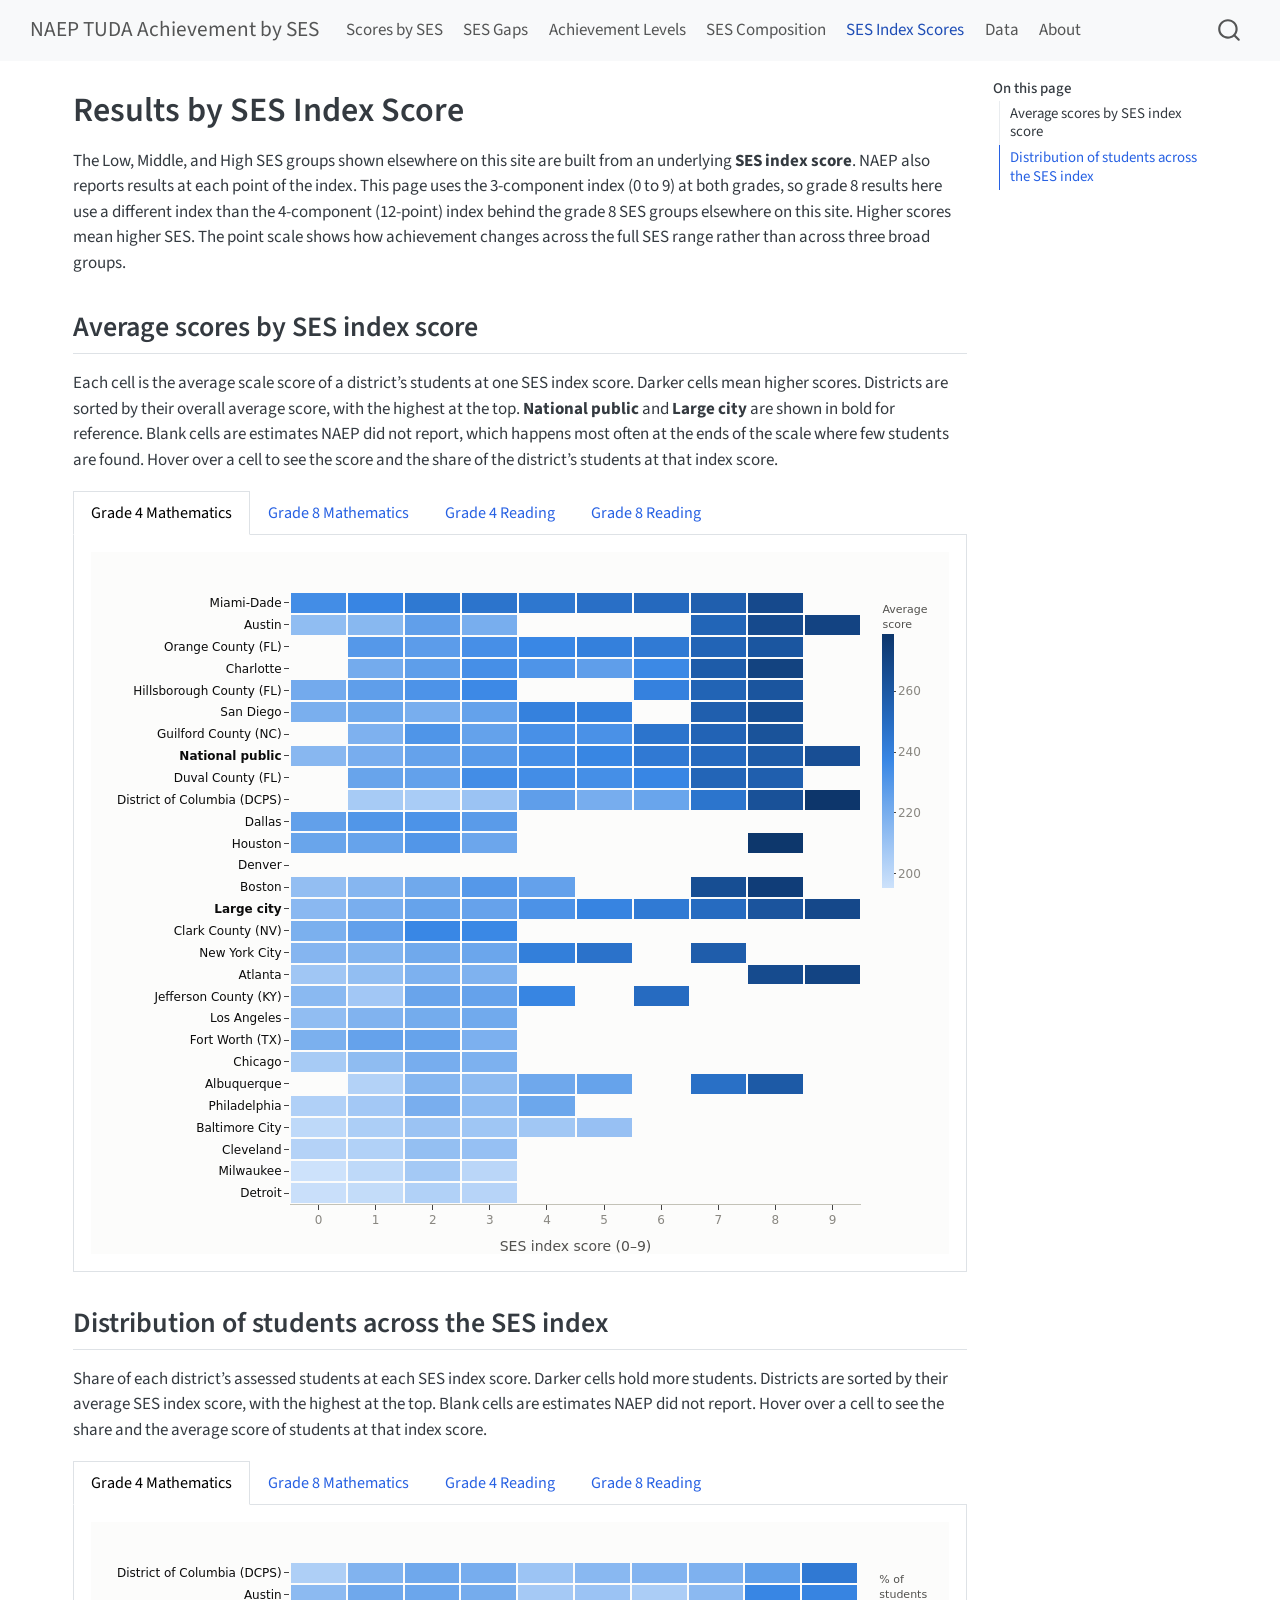
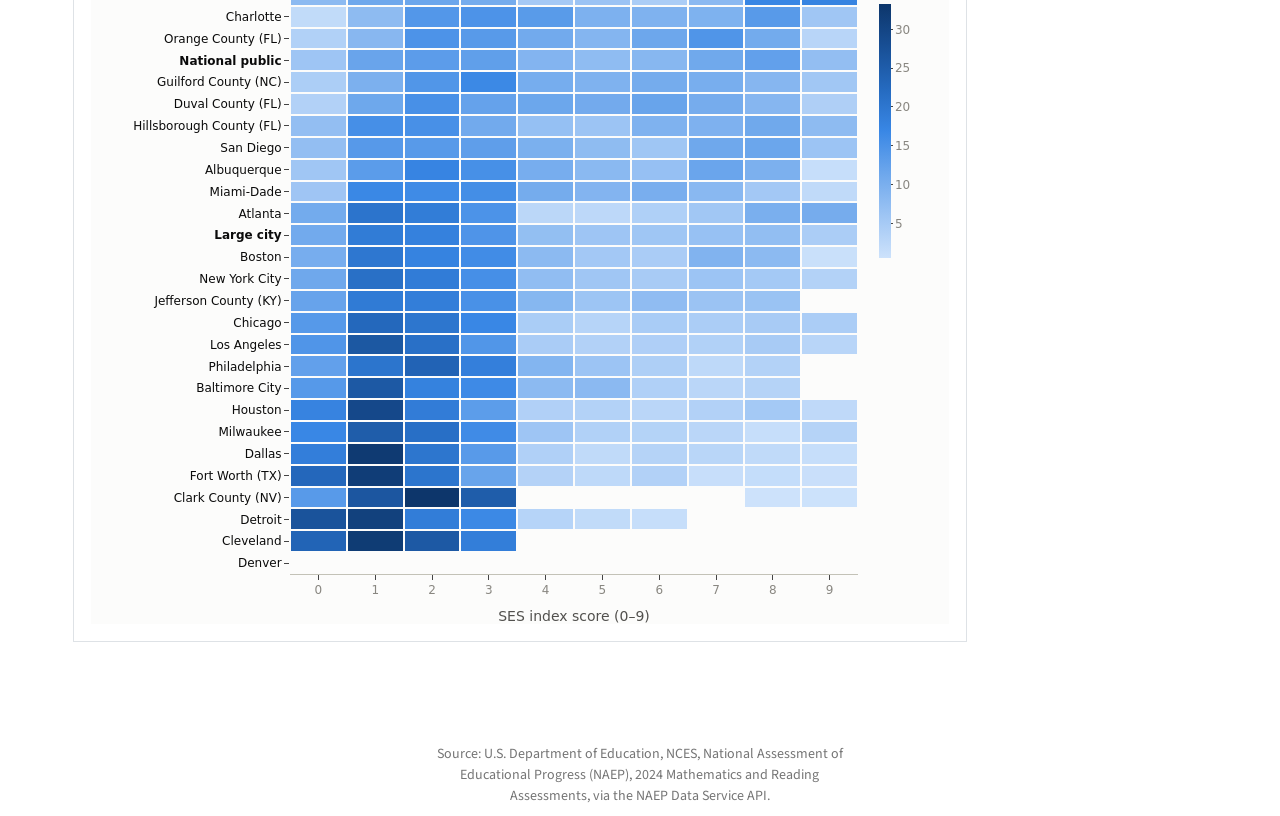
<file: index-scores.html>
<!DOCTYPE html>
<html xmlns="http://www.w3.org/1999/xhtml" lang="en" xml:lang="en"><head>

<meta charset="utf-8">
<meta name="generator" content="quarto-1.10.18">

<meta name="viewport" content="width=device-width, initial-scale=1.0, user-scalable=yes">


<title>Results by SES Index Score – NAEP TUDA Achievement by SES</title>
<style>
/* Default styles provided by pandoc.
** See https://pandoc.org/MANUAL.html#variables-for-html for config info.
*/
span.smallcaps{font-variant: small-caps;}
div.columns{display: flex; gap: 1.5em;}
div.column{flex: auto;}
@media screen {
div.columns{gap: min(4vw, 1.5em);}
div.column{overflow-x: auto;}
}
div.hanging-indent{margin-left: 1.5em; text-indent: -1.5em;}
ul.task-list{list-style: none;}
ul.task-list li input[type="checkbox"] {
  width: 0.8em;
  margin: 0 0.8em 0.2em -1em; /* quarto-specific, see https://github.com/quarto-dev/quarto-cli/issues/4556 */ 
  vertical-align: middle;
}
</style>


<script src="site_libs/quarto-nav/quarto-nav.js"></script>
<script src="site_libs/quarto-nav/headroom.min.js"></script>
<script src="site_libs/clipboard/clipboard.min.js"></script>
<script src="site_libs/quarto-search/autocomplete.umd.js"></script>
<script src="site_libs/quarto-search/fuse.min.js"></script>
<script src="site_libs/quarto-search/quarto-search.js"></script>
<meta name="quarto:offset" content="./">
<script src="site_libs/quarto-html/quarto.js" type="module"></script>
<script src="site_libs/quarto-html/tabsets/tabsets.js" type="module"></script>
<script src="site_libs/quarto-html/popper.min.js"></script>
<script src="site_libs/quarto-html/tippy.umd.min.js"></script>
<script src="site_libs/quarto-html/anchor.min.js"></script>
<link href="site_libs/quarto-html/tippy.css" rel="stylesheet">
<link href="site_libs/quarto-html/quarto-syntax-highlighting-64a204ab8560d761af7679ceaba22944.css" rel="stylesheet" id="quarto-text-highlighting-styles">
<script src="site_libs/bootstrap/bootstrap.min.js"></script>
<link href="site_libs/bootstrap/bootstrap-icons.css" rel="stylesheet">
<link href="site_libs/bootstrap/bootstrap-445b8638c3d06994fee0907d791121c4.min.css" rel="stylesheet" append-hash="true" id="quarto-bootstrap" data-mode="light">
<script id="quarto-search-options" type="application/json">{
  "location": "navbar",
  "copy-button": false,
  "collapse-after": 3,
  "panel-placement": "end",
  "type": "overlay",
  "limit": 50,
  "keyboard-shortcut": [
    "f",
    "/",
    "s"
  ],
  "show-item-context": false,
  "language": {
    "search-no-results-text": "No results",
    "search-matching-documents-text": "matching documents",
    "search-copy-link-title": "Copy link to search",
    "search-hide-matches-text": "Hide additional matches",
    "search-more-match-text": "more match in this document",
    "search-more-matches-text": "more matches in this document",
    "search-clear-button-title": "Clear",
    "search-text-placeholder": "",
    "search-detached-cancel-button-title": "Cancel",
    "search-submit-button-title": "Submit",
    "search-label": "Search"
  }
}</script>
<script src="site_libs/htmlwidgets-1.6.4/htmlwidgets.js"></script>
<script src="site_libs/plotly-binding-4.11.0/plotly.js"></script>
<script src="site_libs/typedarray-0.1/typedarray.min.js"></script>
<script src="site_libs/jquery-3.5.1/jquery.min.js"></script>
<link href="site_libs/crosstalk-1.2.2/css/crosstalk.min.css" rel="stylesheet">
<script src="site_libs/crosstalk-1.2.2/js/crosstalk.min.js"></script>
<link href="site_libs/plotly-htmlwidgets-css-2.11.1/plotly-htmlwidgets.css" rel="stylesheet">
<script src="site_libs/plotly-main-2.11.1/plotly-latest.min.js"></script>


<link rel="stylesheet" href="styles.css">
</head>

<body class="nav-fixed quarto-light">

<div id="quarto-search-results"></div>
  <header id="quarto-header" class="headroom fixed-top">
    <nav class="navbar navbar-expand-lg " data-bs-theme="dark">
      <div class="navbar-container container-fluid">
      <div class="navbar-brand-container mx-auto">
    <a class="navbar-brand" href="./index.html">
    <span class="navbar-title">NAEP TUDA Achievement by SES</span>
    </a>
  </div>
            <div id="quarto-search" class="" title="Search"></div>
          <button class="navbar-toggler" type="button" data-bs-toggle="collapse" data-bs-target="#navbarCollapse" aria-controls="navbarCollapse" role="menu" aria-expanded="false" aria-label="Toggle navigation" onclick="if (window.quartoToggleHeadroom) { window.quartoToggleHeadroom(); }">
  <span class="navbar-toggler-icon"></span>
</button>
          <div class="collapse navbar-collapse" id="navbarCollapse">
            <ul class="navbar-nav navbar-nav-scroll me-auto">
  <li class="nav-item">
    <a class="nav-link" href="./index.html"> 
<span class="menu-text">Scores by SES</span></a>
  </li>  
  <li class="nav-item">
    <a class="nav-link" href="./gaps.html"> 
<span class="menu-text">SES Gaps</span></a>
  </li>  
  <li class="nav-item">
    <a class="nav-link" href="./proficiency.html"> 
<span class="menu-text">Achievement Levels</span></a>
  </li>  
  <li class="nav-item">
    <a class="nav-link" href="./composition.html"> 
<span class="menu-text">SES Composition</span></a>
  </li>  
  <li class="nav-item">
    <a class="nav-link active" href="./index-scores.html" aria-current="page"> 
<span class="menu-text">SES Index Scores</span></a>
  </li>  
  <li class="nav-item">
    <a class="nav-link" href="./data.html"> 
<span class="menu-text">Data</span></a>
  </li>  
  <li class="nav-item">
    <a class="nav-link" href="./about.html"> 
<span class="menu-text">About</span></a>
  </li>  
</ul>
          </div> <!-- /navcollapse -->
            <div class="quarto-navbar-tools">
</div>
      </div> <!-- /container-fluid -->
    </nav>
</header>
<!-- content -->
<div id="quarto-content" class="quarto-container page-columns page-rows-contents page-layout-full page-navbar">
<!-- sidebar -->
<!-- margin-sidebar -->
    <div id="quarto-margin-sidebar" class="sidebar margin-sidebar">
        <nav id="TOC" role="doc-toc" class="toc-active">
    <h2 id="toc-title">On this page</h2>
   
  <ul>
  <li><a href="#average-scores-by-ses-index-score" id="toc-average-scores-by-ses-index-score" class="nav-link active" data-scroll-target="#average-scores-by-ses-index-score">Average scores by SES index score</a></li>
  <li><a href="#distribution-of-students-across-the-ses-index" id="toc-distribution-of-students-across-the-ses-index" class="nav-link" data-scroll-target="#distribution-of-students-across-the-ses-index">Distribution of students across the SES index</a></li>
  </ul>
</nav>
    </div>
<!-- main -->
<main class="content column-page-left" id="quarto-document-content">

<header id="title-block-header" class="quarto-title-block default">
<div class="quarto-title">
<h1 class="title">Results by SES Index Score</h1>
</div>



<div class="quarto-title-meta column-page-left">

    
  
    
  </div>
  


</header>


<p>The Low, Middle, and High SES groups shown elsewhere on this site are built from an underlying <strong>SES index score</strong>. NAEP also reports results at each point of the index. This page uses the 3-component index (0 to 9) at both grades, so grade 8 results here use a different index than the 4-component (12-point) index behind the grade 8 SES groups elsewhere on this site. Higher scores mean higher SES. The point scale shows how achievement changes across the full SES range rather than across three broad groups.</p>
<section id="average-scores-by-ses-index-score" class="level2">
<h2 class="anchored" data-anchor-id="average-scores-by-ses-index-score">Average scores by SES index score</h2>
<p>Each cell is the average scale score of a district’s students at one SES index score. Darker cells mean higher scores. Districts are sorted by their overall average score, with the highest at the top. <strong>National public</strong> and <strong>Large city</strong> are shown in bold for reference. Blank cells are estimates NAEP did not report, which happens most often at the ends of the scale where few students are found. Hover over a cell to see the score and the share of the district’s students at that index score.</p>
<div class="tabset-margin-container"></div><div class="panel-tabset">
<ul class="nav nav-tabs" role="tablist"><li class="nav-item" role="presentation"><a class="nav-link active" id="tabset-1-1-tab" data-bs-toggle="tab" data-bs-target="#tabset-1-1" role="tab" aria-controls="tabset-1-1" aria-selected="true" href="">Grade 4 Mathematics</a></li><li class="nav-item" role="presentation"><a class="nav-link" id="tabset-1-2-tab" data-bs-toggle="tab" data-bs-target="#tabset-1-2" role="tab" aria-controls="tabset-1-2" aria-selected="false" href="">Grade 8 Mathematics</a></li><li class="nav-item" role="presentation"><a class="nav-link" id="tabset-1-3-tab" data-bs-toggle="tab" data-bs-target="#tabset-1-3" role="tab" aria-controls="tabset-1-3" aria-selected="false" href="">Grade 4 Reading</a></li><li class="nav-item" role="presentation"><a class="nav-link" id="tabset-1-4-tab" data-bs-toggle="tab" data-bs-target="#tabset-1-4" role="tab" aria-controls="tabset-1-4" aria-selected="false" href="">Grade 8 Reading</a></li></ul>
<div class="tab-content">
<div id="tabset-1-1" class="tab-pane active" role="tabpanel" aria-labelledby="tabset-1-1-tab">
<div class="cell">
<div class="cell-output-display">
<div id="htmlwidget-d5c00396f1a790222dde" style="width:100%;height:702px;" class="plotly html-widget"></div>
<script type="application/json" data-for="htmlwidget-d5c00396f1a790222dde">{"x":{"visdat":{"39a8d51f80a":["function () ","plotlyVisDat"]},"cur_data":"39a8d51f80a","attrs":{"39a8d51f80a":{"x":{},"y":{},"z":{},"colorscale":[[0,"#cde2fb"],[0.16666666666666666,"#9ec5f4"],[0.33333333333333331,"#6da7ec"],[0.5,"#3987e5"],[0.66666666666666663,"#256abf"],[0.83333333333333337,"#184f95"],[1,"#0d366b"]],"xgap":2,"ygap":2,"customdata":{},"text":["10.9%","19.0%","18.1%","14.6%","7.2%","5.9%","5.9%","6.7%","7.3%","4.5%","5.9%","11.9%","13.2%","12.8%","9.0%","7.6%","8.6%","11.1%","12.5%","7.3%","10.8%","20.5%","18.8%","14.9%","2.7%","2.3%","4.0%","5.6%","9.9%","10.5%","10.3%","19.9%","17.6%","16.0%","8.0%","5.4%","4.6%","9.2%","8.0%","1.0%","13.8%","22.7%","20.2%","16.9%","4.6%","3.2%","4.7%","4.5%","4.8%","4.5%","7.2%","13.7%","13.7%","12.9%","9.8%","7.7%","5.8%","11.2%","11.6%","6.2%","3.7%","11.3%","15.3%","12.2%","11.5%","10.8%","12.0%","10.5%","8.6%","4.1%","4.3%","9.7%","14.4%","16.6%","10.4%","9.5%","10.5%","10.2%","8.7%","5.6%","17.6%","29.2%","18.9%","13.2%","3.8%","3.5%","2.7%","3.6%","5.2%","2.2%","5.9%","16.7%","16.2%","15.7%","10.6%","9.0%","10.1%","8.3%","5.4%","2.1%","12.0%","19.2%","18.6%","15.2%","8.6%","6.0%","7.5%","6.4%","6.4%","—","16.9%","25.0%","21.4%","16.2%","6.0%","3.8%","3.4%","2.7%","1.3%","3.3%","14.5%","26.1%","21.2%","14.4%","4.6%","3.7%","4.0%","3.7%","4.8%","3.0%","13.9%","25.8%","17.9%","16.4%","8.0%","8.1%","3.9%","2.8%","3.3%","—","11.2%","21.3%","18.9%","15.5%","7.4%","5.7%","4.8%","6.2%","5.2%","3.6%","7.2%","15.5%","15.4%","10.8%","7.0%","6.2%","9.4%","9.6%","11.1%","7.8%","12.6%","20.3%","23.7%","18.3%","9.0%","6.2%","4.1%","2.2%","3.5%","—","5.7%","13.3%","17.4%","15.4%","10.3%","8.2%","6.8%","11.8%","9.7%","1.3%","27.0%","30.9%","18.8%","16.5%","3.2%","1.9%","1.3%","—","—","—","18.5%","32.3%","20.2%","13.6%","3.9%","2.0%","3.3%","2.8%","2.0%","1.4%","1.9%","7.7%","14.1%","14.8%","13.5%","9.7%","9.4%","9.5%","13.6%","5.8%","8.0%","11.2%","11.6%","10.5%","5.2%","6.3%","4.5%","8.1%","17.1%","17.5%","23.5%","32.0%","25.9%","18.6%","—","—","—","—","—","—","4.1%","9.2%","11.3%","10.3%","6.2%","8.4%","9.0%","9.5%","12.7%","19.4%","13.7%","26.3%","33.2%","25.0%","—","—","—","—","0.5%","0.6%","—","—","—","—","—","—","—","—","—","—","22.9%","31.7%","20.3%","12.0%","3.5%","2.3%","3.6%","1.2%","1.5%","1.0%","3.8%","8.5%","14.8%","13.6%","10.8%","8.9%","11.5%","14.4%","10.7%","3.0%"],"hovertemplate":"<b>%{customdata}<\/b><br>SES index score %{x}<br>Average score: %{z:.0f}<br>Share of students: %{text}<extra><\/extra>","hoverongaps":false,"colorbar":{"title":{"text":"Average<br>score","font":{"size":11}},"thickness":12,"len":0.5,"outlinewidth":0,"tickfont":{"color":"#898781"}},"alpha_stroke":1,"sizes":[10,100],"spans":[1,20],"type":"heatmap"}},"layout":{"margin":{"b":50,"l":60,"t":40,"r":20},"font":{"family":"system-ui, -apple-system, 'Segoe UI', sans-serif","color":"#52514e","size":12},"paper_bgcolor":"#fcfcfb","plot_bgcolor":"#fcfcfb","xaxis":{"domain":[0,1],"automargin":true,"title":"SES index score (0–9)","gridcolor":"rgba(0,0,0,0)","zeroline":false,"linecolor":"#c3c2b7","tickfont":{"color":"#898781"},"dtick":1,"range":[-0.5,9.5]},"yaxis":{"domain":[0,1],"automargin":true,"title":"","gridcolor":"rgba(0,0,0,0)","tickfont":{"color":"#0b0b0b"},"categoryorder":"array","categoryarray":["Detroit","Milwaukee","Cleveland","Baltimore City","Philadelphia","Albuquerque","Chicago","Fort Worth (TX)","Los Angeles","Jefferson County (KY)","Atlanta","New York City","Clark County (NV)","<b>Large city<\/b>","Boston","Denver","Houston","Dallas","District of Columbia (DCPS)","Duval County (FL)","<b>National public<\/b>","Guilford County (NC)","San Diego","Hillsborough County (FL)","Charlotte","Orange County (FL)","Austin","Miami-Dade"],"type":"category"},"legend":{"orientation":"h","x":0,"y":1.02,"yanchor":"bottom","traceorder":"normal","font":{"color":"#0b0b0b"}},"hoverlabel":{"bgcolor":"white","font":{"color":"#0b0b0b"}},"scene":{"zaxis":{"title":"value"}},"hovermode":"closest","showlegend":false},"source":"A","config":{"modeBarButtonsToAdd":["hoverclosest","hovercompare"],"showSendToCloud":false,"displaylogo":false,"modeBarButtonsToRemove":["lasso2d","select2d","autoScale2d"]},"data":[{"colorbar":{"title":{"text":"Average<br>score","font":{"size":11}},"ticklen":2,"thickness":12,"len":0.5,"outlinewidth":0,"tickfont":{"color":"#898781"},"lenmode":"fraction","y":1,"yanchor":"top"},"colorscale":[[0,"#cde2fb"],[0.16666666666666666,"#9ec5f4"],[0.33333333333333331,"#6da7ec"],[0.5,"#3987e5"],[0.66666666666666663,"#256abf"],[0.83333333333333337,"#184f95"],[1,"#0d366b"]],"showscale":true,"x":[0,1,2,3,4,5,6,7,8,9,0,1,2,3,4,5,6,7,8,9,0,1,2,3,4,5,6,7,8,9,0,1,2,3,4,5,6,7,8,9,0,1,2,3,4,5,6,7,8,9,0,1,2,3,4,5,6,7,8,9,0,1,2,3,4,5,6,7,8,9,0,1,2,3,4,5,6,7,8,9,0,1,2,3,4,5,6,7,8,9,0,1,2,3,4,5,6,7,8,9,0,1,2,3,4,5,6,7,8,9,0,1,2,3,4,5,6,7,8,9,0,1,2,3,4,5,6,7,8,9,0,1,2,3,4,5,6,7,8,9,0,1,2,3,4,5,6,7,8,9,0,1,2,3,4,5,6,7,8,9,0,1,2,3,4,5,6,7,8,9,0,1,2,3,4,5,6,7,8,9,0,1,2,3,4,5,6,7,8,9,0,1,2,3,4,5,6,7,8,9,0,1,2,3,4,5,6,7,8,9,0,1,2,3,4,5,6,7,8,9,0,1,2,3,4,5,6,7,8,9,0,1,2,3,4,5,6,7,8,9,0,1,2,3,4,5,6,7,8,9,0,1,2,3,4,5,6,7,8,9,0,1,2,3,4,5,6,7,8,9,0,1,2,3,4,5,6,7,8,9],"y":["<b>Large city<\/b>","<b>Large city<\/b>","<b>Large city<\/b>","<b>Large city<\/b>","<b>Large city<\/b>","<b>Large city<\/b>","<b>Large city<\/b>","<b>Large city<\/b>","<b>Large city<\/b>","<b>Large city<\/b>","<b>National public<\/b>","<b>National public<\/b>","<b>National public<\/b>","<b>National public<\/b>","<b>National public<\/b>","<b>National public<\/b>","<b>National public<\/b>","<b>National public<\/b>","<b>National public<\/b>","<b>National public<\/b>","Atlanta","Atlanta","Atlanta","Atlanta","Atlanta","Atlanta","Atlanta","Atlanta","Atlanta","Atlanta","Boston","Boston","Boston","Boston","Boston","Boston","Boston","Boston","Boston","Boston","Chicago","Chicago","Chicago","Chicago","Chicago","Chicago","Chicago","Chicago","Chicago","Chicago","San Diego","San Diego","San Diego","San Diego","San Diego","San Diego","San Diego","San Diego","San Diego","San Diego","Duval County (FL)","Duval County (FL)","Duval County (FL)","Duval County (FL)","Duval County (FL)","Duval County (FL)","Duval County (FL)","Duval County (FL)","Duval County (FL)","Duval County (FL)","Guilford County (NC)","Guilford County (NC)","Guilford County (NC)","Guilford County (NC)","Guilford County (NC)","Guilford County (NC)","Guilford County (NC)","Guilford County (NC)","Guilford County (NC)","Guilford County (NC)","Houston","Houston","Houston","Houston","Houston","Houston","Houston","Houston","Houston","Houston","Miami-Dade","Miami-Dade","Miami-Dade","Miami-Dade","Miami-Dade","Miami-Dade","Miami-Dade","Miami-Dade","Miami-Dade","Miami-Dade","Jefferson County (KY)","Jefferson County (KY)","Jefferson County (KY)","Jefferson County (KY)","Jefferson County (KY)","Jefferson County (KY)","Jefferson County (KY)","Jefferson County (KY)","Jefferson County (KY)","Jefferson County (KY)","Milwaukee","Milwaukee","Milwaukee","Milwaukee","Milwaukee","Milwaukee","Milwaukee","Milwaukee","Milwaukee","Milwaukee","Los Angeles","Los Angeles","Los Angeles","Los Angeles","Los Angeles","Los Angeles","Los Angeles","Los Angeles","Los Angeles","Los Angeles","Baltimore City","Baltimore City","Baltimore City","Baltimore City","Baltimore City","Baltimore City","Baltimore City","Baltimore City","Baltimore City","Baltimore City","New York City","New York City","New York City","New York City","New York City","New York City","New York City","New York City","New York City","New York City","Hillsborough County (FL)","Hillsborough County (FL)","Hillsborough County (FL)","Hillsborough County (FL)","Hillsborough County (FL)","Hillsborough County (FL)","Hillsborough County (FL)","Hillsborough County (FL)","Hillsborough County (FL)","Hillsborough County (FL)","Philadelphia","Philadelphia","Philadelphia","Philadelphia","Philadelphia","Philadelphia","Philadelphia","Philadelphia","Philadelphia","Philadelphia","Albuquerque","Albuquerque","Albuquerque","Albuquerque","Albuquerque","Albuquerque","Albuquerque","Albuquerque","Albuquerque","Albuquerque","Detroit","Detroit","Detroit","Detroit","Detroit","Detroit","Detroit","Detroit","Detroit","Detroit","Dallas","Dallas","Dallas","Dallas","Dallas","Dallas","Dallas","Dallas","Dallas","Dallas","Charlotte","Charlotte","Charlotte","Charlotte","Charlotte","Charlotte","Charlotte","Charlotte","Charlotte","Charlotte","Austin","Austin","Austin","Austin","Austin","Austin","Austin","Austin","Austin","Austin","Cleveland","Cleveland","Cleveland","Cleveland","Cleveland","Cleveland","Cleveland","Cleveland","Cleveland","Cleveland","District of Columbia (DCPS)","District of Columbia (DCPS)","District of Columbia (DCPS)","District of Columbia (DCPS)","District of Columbia (DCPS)","District of Columbia (DCPS)","District of Columbia (DCPS)","District of Columbia (DCPS)","District of Columbia (DCPS)","District of Columbia (DCPS)","Clark County (NV)","Clark County (NV)","Clark County (NV)","Clark County (NV)","Clark County (NV)","Clark County (NV)","Clark County (NV)","Clark County (NV)","Clark County (NV)","Clark County (NV)","Denver","Denver","Denver","Denver","Denver","Denver","Denver","Denver","Denver","Denver","Fort Worth (TX)","Fort Worth (TX)","Fort Worth (TX)","Fort Worth (TX)","Fort Worth (TX)","Fort Worth (TX)","Fort Worth (TX)","Fort Worth (TX)","Fort Worth (TX)","Fort Worth (TX)","Orange County (FL)","Orange County (FL)","Orange County (FL)","Orange County (FL)","Orange County (FL)","Orange County (FL)","Orange County (FL)","Orange County (FL)","Orange County (FL)","Orange County (FL)"],"z":[215.04272885526001,219.806911511442,224.94939440355401,225.11214252233799,232.05860571913999,238.36783001332699,243.25456305736299,250.50779261799499,262.09910767964601,268.44630095927897,215.59282446995201,220.14089762475101,225.13016290201901,228.78507313108099,233.457265372309,237.661194228227,243.495238024511,251.38693103176101,258.81844307615597,265.06828243854602,208.553274348174,212.64582881639799,218.581334324078,217.91606908415699,null,null,null,null,267.056822169486,270.69719869994799,212.46499633489699,216.17468117697001,222.37540137021301,229.43919788036899,225.618278214805,null,null,265.42523038927999,274.52655156008802,null,206.551273517775,213.632567782313,220.413011248641,218.541666675833,null,null,null,null,null,null,219.48679080045699,222.76178798955399,220.093858015032,225.48198009154899,240.06755167362499,240.84553327297701,null,256.49261358370597,265.53913222182302,null,null,224.35867633267,225.830331325175,234.29232219853401,234.26938412731801,233.75856168621499,237.44511109881699,253.46884960511301,256.59772352956202,null,null,218.43431398766799,231.043316396552,225.40869075909399,232.99407065541899,232.50916482226199,246.330714963133,254.27527719992901,262.98188969989701,null,224.18024528028499,225.021596172915,230.46491212390001,223.40372568182599,null,null,null,null,278.34387359661298,null,234.39981325582499,237.85088386359999,243.78291787389199,246.09028694748201,244.88395474942101,248.37671924473599,251.182186769401,256.38688043251602,267.85005548134399,null,214.86964295597701,208.06397585314099,224.327872286857,225.200345171343,238.08192121818601,null,250.30660110749801,null,null,null,195.35543193325901,199.66680527812801,207.501460743694,200.94546417958699,null,null,null,null,null,null,212.86007878033701,217.46385977564401,221.0067539344,221.85761050746399,null,null,null,null,null,null,199.73963053402301,204.979756560966,210.17475497267199,208.94722905919301,208.47520002004401,211.356398027426,null,null,null,null,216.427531902429,217.15089525046699,222.41790083382199,223.66892656719301,240.9867388486,246.96113147623399,null,257.39612389719503,null,null,221.51539615489901,226.84814243793599,231.600688436458,235.98898995187801,null,null,239.720125803597,254.184313548087,261.68465439702402,null,204.02627339302001,207.89480531037299,219.795052693755,213.400871500123,223.262526914761,null,null,null,null,null,null,202.95128744375401,216.319034998463,213.869034534729,222.55964400954099,225.005932487661,null,248.22864432181899,259.26772473629097,null,196.63333287235901,198.357751728008,203.70469640265799,201.895627382165,null,null,null,null,null,null,226.13066116972499,230.602605496856,231.86343240142301,228.27759827023999,null,null,null,null,null,null,null,221.21894505034999,227.041415819392,233.66262872408299,231.504302863569,226.95905144585899,236.09269263794201,258.24938320198299,271.71164792468198,null,213.112275374662,215.44935889074799,226.449318028243,219.877352749701,null,null,null,253.69999688062799,267.46305978559298,271.17451423240698,202.80602235753301,203.54726359822499,212.04981312554901,211.634634511044,null,null,null,null,null,null,null,206.51762289799501,205.94551454795399,210.22075395766299,226.83819683473101,220.30400414027,224.10631896572201,245.83644153662601,263.94295525239602,278.67123885964997,219.17303086442101,226.07896729204001,236.98681593258101,236.61880573005499,null,null,null,null,null,null,null,null,null,null,null,null,null,null,null,null,219.16782542890601,225.283431010518,224.94528248671401,218.77431936213901,null,null,null,null,null,null,null,229.58803082960901,227.684638824876,233.32886306893499,237.01489519529801,240.45452845753499,243.14432973048201,253.86775592768799,261.26013213444998,null],"xgap":2,"ygap":2,"customdata":["Large city","Large city","Large city","Large city","Large city","Large city","Large city","Large city","Large city","Large city","National public","National public","National public","National public","National public","National public","National public","National public","National public","National public","Atlanta","Atlanta","Atlanta","Atlanta","Atlanta","Atlanta","Atlanta","Atlanta","Atlanta","Atlanta","Boston","Boston","Boston","Boston","Boston","Boston","Boston","Boston","Boston","Boston","Chicago","Chicago","Chicago","Chicago","Chicago","Chicago","Chicago","Chicago","Chicago","Chicago","San Diego","San Diego","San Diego","San Diego","San Diego","San Diego","San Diego","San Diego","San Diego","San Diego","Duval County (FL)","Duval County (FL)","Duval County (FL)","Duval County (FL)","Duval County (FL)","Duval County (FL)","Duval County (FL)","Duval County (FL)","Duval County (FL)","Duval County (FL)","Guilford County (NC)","Guilford County (NC)","Guilford County (NC)","Guilford County (NC)","Guilford County (NC)","Guilford County (NC)","Guilford County (NC)","Guilford County (NC)","Guilford County (NC)","Guilford County (NC)","Houston","Houston","Houston","Houston","Houston","Houston","Houston","Houston","Houston","Houston","Miami-Dade","Miami-Dade","Miami-Dade","Miami-Dade","Miami-Dade","Miami-Dade","Miami-Dade","Miami-Dade","Miami-Dade","Miami-Dade","Jefferson County (KY)","Jefferson County (KY)","Jefferson County (KY)","Jefferson County (KY)","Jefferson County (KY)","Jefferson County (KY)","Jefferson County (KY)","Jefferson County (KY)","Jefferson County (KY)","Jefferson County (KY)","Milwaukee","Milwaukee","Milwaukee","Milwaukee","Milwaukee","Milwaukee","Milwaukee","Milwaukee","Milwaukee","Milwaukee","Los Angeles","Los Angeles","Los Angeles","Los Angeles","Los Angeles","Los Angeles","Los Angeles","Los Angeles","Los Angeles","Los Angeles","Baltimore City","Baltimore City","Baltimore City","Baltimore City","Baltimore City","Baltimore City","Baltimore City","Baltimore City","Baltimore City","Baltimore City","New York City","New York City","New York City","New York City","New York City","New York City","New York City","New York City","New York City","New York City","Hillsborough County (FL)","Hillsborough County (FL)","Hillsborough County (FL)","Hillsborough County (FL)","Hillsborough County (FL)","Hillsborough County (FL)","Hillsborough County (FL)","Hillsborough County (FL)","Hillsborough County (FL)","Hillsborough County (FL)","Philadelphia","Philadelphia","Philadelphia","Philadelphia","Philadelphia","Philadelphia","Philadelphia","Philadelphia","Philadelphia","Philadelphia","Albuquerque","Albuquerque","Albuquerque","Albuquerque","Albuquerque","Albuquerque","Albuquerque","Albuquerque","Albuquerque","Albuquerque","Detroit","Detroit","Detroit","Detroit","Detroit","Detroit","Detroit","Detroit","Detroit","Detroit","Dallas","Dallas","Dallas","Dallas","Dallas","Dallas","Dallas","Dallas","Dallas","Dallas","Charlotte","Charlotte","Charlotte","Charlotte","Charlotte","Charlotte","Charlotte","Charlotte","Charlotte","Charlotte","Austin","Austin","Austin","Austin","Austin","Austin","Austin","Austin","Austin","Austin","Cleveland","Cleveland","Cleveland","Cleveland","Cleveland","Cleveland","Cleveland","Cleveland","Cleveland","Cleveland","District of Columbia (DCPS)","District of Columbia (DCPS)","District of Columbia (DCPS)","District of Columbia (DCPS)","District of Columbia (DCPS)","District of Columbia (DCPS)","District of Columbia (DCPS)","District of Columbia (DCPS)","District of Columbia (DCPS)","District of Columbia (DCPS)","Clark County (NV)","Clark County (NV)","Clark County (NV)","Clark County (NV)","Clark County (NV)","Clark County (NV)","Clark County (NV)","Clark County (NV)","Clark County (NV)","Clark County (NV)","Denver","Denver","Denver","Denver","Denver","Denver","Denver","Denver","Denver","Denver","Fort Worth (TX)","Fort Worth (TX)","Fort Worth (TX)","Fort Worth (TX)","Fort Worth (TX)","Fort Worth (TX)","Fort Worth (TX)","Fort Worth (TX)","Fort Worth (TX)","Fort Worth (TX)","Orange County (FL)","Orange County (FL)","Orange County (FL)","Orange County (FL)","Orange County (FL)","Orange County (FL)","Orange County (FL)","Orange County (FL)","Orange County (FL)","Orange County (FL)"],"text":["10.9%","19.0%","18.1%","14.6%","7.2%","5.9%","5.9%","6.7%","7.3%","4.5%","5.9%","11.9%","13.2%","12.8%","9.0%","7.6%","8.6%","11.1%","12.5%","7.3%","10.8%","20.5%","18.8%","14.9%","2.7%","2.3%","4.0%","5.6%","9.9%","10.5%","10.3%","19.9%","17.6%","16.0%","8.0%","5.4%","4.6%","9.2%","8.0%","1.0%","13.8%","22.7%","20.2%","16.9%","4.6%","3.2%","4.7%","4.5%","4.8%","4.5%","7.2%","13.7%","13.7%","12.9%","9.8%","7.7%","5.8%","11.2%","11.6%","6.2%","3.7%","11.3%","15.3%","12.2%","11.5%","10.8%","12.0%","10.5%","8.6%","4.1%","4.3%","9.7%","14.4%","16.6%","10.4%","9.5%","10.5%","10.2%","8.7%","5.6%","17.6%","29.2%","18.9%","13.2%","3.8%","3.5%","2.7%","3.6%","5.2%","2.2%","5.9%","16.7%","16.2%","15.7%","10.6%","9.0%","10.1%","8.3%","5.4%","2.1%","12.0%","19.2%","18.6%","15.2%","8.6%","6.0%","7.5%","6.4%","6.4%","—","16.9%","25.0%","21.4%","16.2%","6.0%","3.8%","3.4%","2.7%","1.3%","3.3%","14.5%","26.1%","21.2%","14.4%","4.6%","3.7%","4.0%","3.7%","4.8%","3.0%","13.9%","25.8%","17.9%","16.4%","8.0%","8.1%","3.9%","2.8%","3.3%","—","11.2%","21.3%","18.9%","15.5%","7.4%","5.7%","4.8%","6.2%","5.2%","3.6%","7.2%","15.5%","15.4%","10.8%","7.0%","6.2%","9.4%","9.6%","11.1%","7.8%","12.6%","20.3%","23.7%","18.3%","9.0%","6.2%","4.1%","2.2%","3.5%","—","5.7%","13.3%","17.4%","15.4%","10.3%","8.2%","6.8%","11.8%","9.7%","1.3%","27.0%","30.9%","18.8%","16.5%","3.2%","1.9%","1.3%","—","—","—","18.5%","32.3%","20.2%","13.6%","3.9%","2.0%","3.3%","2.8%","2.0%","1.4%","1.9%","7.7%","14.1%","14.8%","13.5%","9.7%","9.4%","9.5%","13.6%","5.8%","8.0%","11.2%","11.6%","10.5%","5.2%","6.3%","4.5%","8.1%","17.1%","17.5%","23.5%","32.0%","25.9%","18.6%","—","—","—","—","—","—","4.1%","9.2%","11.3%","10.3%","6.2%","8.4%","9.0%","9.5%","12.7%","19.4%","13.7%","26.3%","33.2%","25.0%","—","—","—","—","0.5%","0.6%","—","—","—","—","—","—","—","—","—","—","22.9%","31.7%","20.3%","12.0%","3.5%","2.3%","3.6%","1.2%","1.5%","1.0%","3.8%","8.5%","14.8%","13.6%","10.8%","8.9%","11.5%","14.4%","10.7%","3.0%"],"hovertemplate":"<b>%{customdata}<\/b><br>SES index score %{x}<br>Average score: %{z:.0f}<br>Share of students: %{text}<extra><\/extra>","hoverongaps":false,"type":"heatmap","xaxis":"x","yaxis":"y","frame":null}],"highlight":{"on":"plotly_click","persistent":false,"dynamic":false,"selectize":false,"opacityDim":0.20000000000000001,"selected":{"opacity":1},"debounce":0},"shinyEvents":["plotly_hover","plotly_click","plotly_selected","plotly_relayout","plotly_brushed","plotly_brushing","plotly_clickannotation","plotly_doubleclick","plotly_deselect","plotly_afterplot","plotly_sunburstclick"],"base_url":"https://plot.ly"},"evals":[],"jsHooks":[]}</script>
</div>
</div>
</div>
<div id="tabset-1-2" class="tab-pane" role="tabpanel" aria-labelledby="tabset-1-2-tab">
<div class="cell">
<div class="cell-output-display">
<div id="htmlwidget-e200e5efa3d42a15009b" style="width:100%;height:702px;" class="plotly html-widget"></div>
<script type="application/json" data-for="htmlwidget-e200e5efa3d42a15009b">{"x":{"visdat":{"39a876588fae":["function () ","plotlyVisDat"]},"cur_data":"39a876588fae","attrs":{"39a876588fae":{"x":{},"y":{},"z":{},"colorscale":[[0,"#cde2fb"],[0.16666666666666666,"#9ec5f4"],[0.33333333333333331,"#6da7ec"],[0.5,"#3987e5"],[0.66666666666666663,"#256abf"],[0.83333333333333337,"#184f95"],[1,"#0d366b"]],"xgap":2,"ygap":2,"customdata":{},"text":["15.0%","20.1%","16.5%","11.0%","6.8%","6.8%","7.4%","8.2%","5.9%","2.1%","7.7%","12.0%","13.0%","10.8%","8.9%","8.3%","9.9%","12.2%","11.5%","5.6%","20.2%","23.8%","16.8%","7.6%","4.4%","3.3%","3.9%","6.6%","6.9%","6.6%","22.2%","21.0%","15.4%","13.5%","6.7%","4.7%","5.2%","7.0%","4.3%","—","22.3%","23.9%","18.2%","10.7%","5.8%","3.7%","5.3%","4.0%","3.3%","2.6%","10.0%","13.7%","14.0%","10.3%","8.3%","7.0%","10.6%","12.9%","10.8%","2.4%","3.3%","10.5%","15.1%","12.1%","10.4%","13.3%","11.2%","13.6%","9.2%","1.2%","3.4%","13.9%","16.6%","13.1%","11.7%","10.2%","11.1%","10.8%","6.4%","2.6%","26.9%","27.2%","15.2%","7.8%","3.9%","4.5%","3.4%","5.8%","4.6%","0.6%","10.2%","23.2%","17.8%","8.9%","9.6%","10.5%","8.7%","6.4%","4.0%","0.7%","5.7%","20.1%","21.1%","11.3%","10.9%","8.7%","9.1%","8.7%","4.4%","—","26.0%","25.2%","17.3%","10.4%","7.2%","3.4%","4.3%","3.5%","2.1%","0.5%","22.5%","26.9%","19.8%","9.1%","4.8%","4.6%","4.4%","4.4%","2.9%","0.7%","18.8%","29.2%","17.2%","9.7%","8.1%","6.2%","5.5%","2.6%","2.6%","—","20.0%","23.8%","20.5%","12.6%","7.5%","4.4%","4.7%","4.6%","2.0%","—","6.3%","13.6%","13.7%","10.7%","8.0%","11.0%","11.8%","11.9%","10.2%","3.0%","22.5%","25.6%","16.9%","14.1%","7.4%","3.9%","2.6%","3.8%","3.3%","—","10.0%","14.0%","17.0%","13.6%","10.6%","8.0%","10.2%","9.5%","6.9%","—","28.4%","34.2%","18.3%","9.5%","3.7%","3.5%","1.9%","—","—","—","35.3%","28.6%","14.2%","10.0%","2.8%","2.7%","2.7%","2.5%","1.1%","—","—","10.0%","17.1%","13.5%","13.0%","9.3%","10.4%","11.9%","11.2%","3.6%","13.6%","10.7%","8.0%","8.4%","5.6%","6.4%","6.6%","11.4%","19.2%","10.1%","33.6%","35.5%","23.6%","7.3%","—","—","—","—","—","—","2.5%","11.4%","14.7%","9.6%","8.8%","10.1%","9.7%","9.3%","10.0%","13.9%","30.9%","29.5%","27.5%","12.1%","—","—","—","—","—","—","—","—","—","—","—","—","—","—","—","—","32.1%","28.5%","14.3%","8.4%","4.0%","2.9%","3.9%","4.0%","1.9%","—","4.7%","11.1%","13.2%","9.8%","9.3%","13.3%","12.6%","12.4%","9.0%","4.6%"],"hovertemplate":"<b>%{customdata}<\/b><br>SES index score %{x}<br>Average score: %{z:.0f}<br>Share of students: %{text}<extra><\/extra>","hoverongaps":false,"colorbar":{"title":{"text":"Average<br>score","font":{"size":11}},"thickness":12,"len":0.5,"outlinewidth":0,"tickfont":{"color":"#898781"}},"alpha_stroke":1,"sizes":[10,100],"spans":[1,20],"type":"heatmap"}},"layout":{"margin":{"b":50,"l":60,"t":40,"r":20},"font":{"family":"system-ui, -apple-system, 'Segoe UI', sans-serif","color":"#52514e","size":12},"paper_bgcolor":"#fcfcfb","plot_bgcolor":"#fcfcfb","xaxis":{"domain":[0,1],"automargin":true,"title":"SES index score (0–9)","gridcolor":"rgba(0,0,0,0)","zeroline":false,"linecolor":"#c3c2b7","tickfont":{"color":"#898781"},"dtick":1,"range":[-0.5,9.5]},"yaxis":{"domain":[0,1],"automargin":true,"title":"","gridcolor":"rgba(0,0,0,0)","tickfont":{"color":"#0b0b0b"},"categoryorder":"array","categoryarray":["Detroit","Cleveland","Milwaukee","Baltimore City","Philadelphia","Fort Worth (TX)","Jefferson County (KY)","Atlanta","Albuquerque","Dallas","District of Columbia (DCPS)","Los Angeles","Duval County (FL)","Clark County (NV)","Boston","Denver","Houston","Chicago","<b>Large city<\/b>","Orange County (FL)","Hillsborough County (FL)","New York City","Miami-Dade","Guilford County (NC)","<b>National public<\/b>","Austin","San Diego","Charlotte"],"type":"category"},"legend":{"orientation":"h","x":0,"y":1.02,"yanchor":"bottom","traceorder":"normal","font":{"color":"#0b0b0b"}},"hoverlabel":{"bgcolor":"white","font":{"color":"#0b0b0b"}},"scene":{"zaxis":{"title":"value"}},"hovermode":"closest","showlegend":false},"source":"A","config":{"modeBarButtonsToAdd":["hoverclosest","hovercompare"],"showSendToCloud":false,"displaylogo":false,"modeBarButtonsToRemove":["lasso2d","select2d","autoScale2d"]},"data":[{"colorbar":{"title":{"text":"Average<br>score","font":{"size":11}},"ticklen":2,"thickness":12,"len":0.5,"outlinewidth":0,"tickfont":{"color":"#898781"},"lenmode":"fraction","y":1,"yanchor":"top"},"colorscale":[[0,"#cde2fb"],[0.16666666666666666,"#9ec5f4"],[0.33333333333333331,"#6da7ec"],[0.5,"#3987e5"],[0.66666666666666663,"#256abf"],[0.83333333333333337,"#184f95"],[1,"#0d366b"]],"showscale":true,"x":[0,1,2,3,4,5,6,7,8,9,0,1,2,3,4,5,6,7,8,9,0,1,2,3,4,5,6,7,8,9,0,1,2,3,4,5,6,7,8,9,0,1,2,3,4,5,6,7,8,9,0,1,2,3,4,5,6,7,8,9,0,1,2,3,4,5,6,7,8,9,0,1,2,3,4,5,6,7,8,9,0,1,2,3,4,5,6,7,8,9,0,1,2,3,4,5,6,7,8,9,0,1,2,3,4,5,6,7,8,9,0,1,2,3,4,5,6,7,8,9,0,1,2,3,4,5,6,7,8,9,0,1,2,3,4,5,6,7,8,9,0,1,2,3,4,5,6,7,8,9,0,1,2,3,4,5,6,7,8,9,0,1,2,3,4,5,6,7,8,9,0,1,2,3,4,5,6,7,8,9,0,1,2,3,4,5,6,7,8,9,0,1,2,3,4,5,6,7,8,9,0,1,2,3,4,5,6,7,8,9,0,1,2,3,4,5,6,7,8,9,0,1,2,3,4,5,6,7,8,9,0,1,2,3,4,5,6,7,8,9,0,1,2,3,4,5,6,7,8,9,0,1,2,3,4,5,6,7,8,9,0,1,2,3,4,5,6,7,8,9,0,1,2,3,4,5,6,7,8,9],"y":["<b>Large city<\/b>","<b>Large city<\/b>","<b>Large city<\/b>","<b>Large city<\/b>","<b>Large city<\/b>","<b>Large city<\/b>","<b>Large city<\/b>","<b>Large city<\/b>","<b>Large city<\/b>","<b>Large city<\/b>","<b>National public<\/b>","<b>National public<\/b>","<b>National public<\/b>","<b>National public<\/b>","<b>National public<\/b>","<b>National public<\/b>","<b>National public<\/b>","<b>National public<\/b>","<b>National public<\/b>","<b>National public<\/b>","Atlanta","Atlanta","Atlanta","Atlanta","Atlanta","Atlanta","Atlanta","Atlanta","Atlanta","Atlanta","Boston","Boston","Boston","Boston","Boston","Boston","Boston","Boston","Boston","Boston","Chicago","Chicago","Chicago","Chicago","Chicago","Chicago","Chicago","Chicago","Chicago","Chicago","San Diego","San Diego","San Diego","San Diego","San Diego","San Diego","San Diego","San Diego","San Diego","San Diego","Duval County (FL)","Duval County (FL)","Duval County (FL)","Duval County (FL)","Duval County (FL)","Duval County (FL)","Duval County (FL)","Duval County (FL)","Duval County (FL)","Duval County (FL)","Guilford County (NC)","Guilford County (NC)","Guilford County (NC)","Guilford County (NC)","Guilford County (NC)","Guilford County (NC)","Guilford County (NC)","Guilford County (NC)","Guilford County (NC)","Guilford County (NC)","Houston","Houston","Houston","Houston","Houston","Houston","Houston","Houston","Houston","Houston","Miami-Dade","Miami-Dade","Miami-Dade","Miami-Dade","Miami-Dade","Miami-Dade","Miami-Dade","Miami-Dade","Miami-Dade","Miami-Dade","Jefferson County (KY)","Jefferson County (KY)","Jefferson County (KY)","Jefferson County (KY)","Jefferson County (KY)","Jefferson County (KY)","Jefferson County (KY)","Jefferson County (KY)","Jefferson County (KY)","Jefferson County (KY)","Milwaukee","Milwaukee","Milwaukee","Milwaukee","Milwaukee","Milwaukee","Milwaukee","Milwaukee","Milwaukee","Milwaukee","Los Angeles","Los Angeles","Los Angeles","Los Angeles","Los Angeles","Los Angeles","Los Angeles","Los Angeles","Los Angeles","Los Angeles","Baltimore City","Baltimore City","Baltimore City","Baltimore City","Baltimore City","Baltimore City","Baltimore City","Baltimore City","Baltimore City","Baltimore City","New York City","New York City","New York City","New York City","New York City","New York City","New York City","New York City","New York City","New York City","Hillsborough County (FL)","Hillsborough County (FL)","Hillsborough County (FL)","Hillsborough County (FL)","Hillsborough County (FL)","Hillsborough County (FL)","Hillsborough County (FL)","Hillsborough County (FL)","Hillsborough County (FL)","Hillsborough County (FL)","Philadelphia","Philadelphia","Philadelphia","Philadelphia","Philadelphia","Philadelphia","Philadelphia","Philadelphia","Philadelphia","Philadelphia","Albuquerque","Albuquerque","Albuquerque","Albuquerque","Albuquerque","Albuquerque","Albuquerque","Albuquerque","Albuquerque","Albuquerque","Detroit","Detroit","Detroit","Detroit","Detroit","Detroit","Detroit","Detroit","Detroit","Detroit","Dallas","Dallas","Dallas","Dallas","Dallas","Dallas","Dallas","Dallas","Dallas","Dallas","Charlotte","Charlotte","Charlotte","Charlotte","Charlotte","Charlotte","Charlotte","Charlotte","Charlotte","Charlotte","Austin","Austin","Austin","Austin","Austin","Austin","Austin","Austin","Austin","Austin","Cleveland","Cleveland","Cleveland","Cleveland","Cleveland","Cleveland","Cleveland","Cleveland","Cleveland","Cleveland","District of Columbia (DCPS)","District of Columbia (DCPS)","District of Columbia (DCPS)","District of Columbia (DCPS)","District of Columbia (DCPS)","District of Columbia (DCPS)","District of Columbia (DCPS)","District of Columbia (DCPS)","District of Columbia (DCPS)","District of Columbia (DCPS)","Clark County (NV)","Clark County (NV)","Clark County (NV)","Clark County (NV)","Clark County (NV)","Clark County (NV)","Clark County (NV)","Clark County (NV)","Clark County (NV)","Clark County (NV)","Denver","Denver","Denver","Denver","Denver","Denver","Denver","Denver","Denver","Denver","Fort Worth (TX)","Fort Worth (TX)","Fort Worth (TX)","Fort Worth (TX)","Fort Worth (TX)","Fort Worth (TX)","Fort Worth (TX)","Fort Worth (TX)","Fort Worth (TX)","Fort Worth (TX)","Orange County (FL)","Orange County (FL)","Orange County (FL)","Orange County (FL)","Orange County (FL)","Orange County (FL)","Orange County (FL)","Orange County (FL)","Orange County (FL)","Orange County (FL)"],"z":[243.99295835614001,250.785021778339,260.01267686812201,267.65235113471402,267.339716257563,270.09536889113701,279.28280165862998,295.12268287157201,307.70920509908098,312.12764122054301,242.196056723384,248.99160097567301,256.70230649414901,263.73465737591999,267.83253269908101,269.79050589821702,278.81570243046599,290.97581749607599,302.40179038784498,314.03050505711502,239.17011713180801,241.10922998714,249.11479515177501,255.622404285763,null,null,null,null,null,null,235.78654684238899,250.962171192299,257.48231305496898,265.05352426047801,null,null,null,null,null,null,247.26162978899399,252.09922906389099,263.91755126788701,267.48218334561102,269.56622808594102,null,291.89114012723701,null,null,null,232.88631112604099,238.59189072320501,260.61728074619299,271.204722052531,271.158937134192,null,290.947253763763,304.33082975508802,317.01280270015002,null,null,245.90641309596899,245.26387739292099,253.05153041657499,257.61080283583902,258.30586326085199,261.26868479234702,281.95208017202799,299.25424596012101,null,null,244.437867266962,249.58452960081101,262.68440054137898,260.76387421221699,267.22887693040701,287.69460083371399,300.81528192867398,null,null,248.57304994729,254.42304935251801,258.42938276079298,266.98389826965098,null,null,null,310.18391897362602,320.93206207757402,null,256.15613453617902,258.57043383512399,263.22781144897198,269.93085687134197,260.48961094031699,270.63320298537599,283.91945239435699,281.67263354086998,null,null,null,236.09055083752301,246.58424679682599,255.96091475570299,252.25513543500699,258.43994533654097,276.36200810439902,297.97303529963699,null,null,234.81531815649899,237.593164485931,245.98007095081101,245.395391361088,null,null,null,null,null,null,239.12210169745001,245.40090069715299,258.96679295586802,271.39232640482902,272.55088156891298,286.39872623142003,299.10496789930698,null,null,null,228.04961073925099,237.45698962474,247.42835916304699,246.83380995043501,248.58502157403001,null,null,null,null,null,250.186019119121,254.22398244953899,268.70371141742402,276.31641972122998,272.11549498980202,null,null,null,null,null,null,245.88957737768601,249.687505779406,254.369496752967,258.87221689811099,263.42165456010702,276.10470355237999,288.35495089578302,297.59812041140299,null,234.56583101235401,240.85518509667699,257.77750139375502,257.49930644504002,null,null,null,null,null,null,230.21279070988501,234.18836379294399,242.556242730105,249.56450144028801,255.45556770951501,274.25241475840897,271.364837959971,289.41137992108901,null,null,230.15389207087799,237.30206535663501,237.089196581583,238.19341064134099,null,null,null,null,null,null,252.417214582947,257.69936687853601,259.12593601706101,262.50559401678998,null,null,null,null,null,null,null,248.98837442383399,255.24819031285901,266.37182665300799,258.84455566299903,261.87829023614802,283.28591049934698,302.88985204721303,319.035519213594,null,238.808719004382,238.81287100912999,254.40005049707599,254.27195004910399,null,null,null,296.06382523823498,308.03423762049499,301.86162858930902,234.07670216593399,238.76160088056901,251.53490347424,null,null,null,null,null,null,null,null,228.70410179675599,235.41260672955801,238.93139145880099,242.99592927757899,247.46748708179899,257.35523035526103,272.21703998193402,288.44658478185801,324.70235160887199,248.056455303165,257.45082683951802,272.904472294306,284.80617890991402,null,null,null,null,null,null,null,null,null,null,null,null,null,null,null,null,238.79915225833801,244.732732656792,259.94590043581701,256.26558742959202,null,null,null,null,null,null,null,248.03829127055999,252.123164765122,260.60549143312898,259.12915210481901,260.13611082667597,270.38628896581503,285.66922994079903,292.928205465411,null],"xgap":2,"ygap":2,"customdata":["Large city","Large city","Large city","Large city","Large city","Large city","Large city","Large city","Large city","Large city","National public","National public","National public","National public","National public","National public","National public","National public","National public","National public","Atlanta","Atlanta","Atlanta","Atlanta","Atlanta","Atlanta","Atlanta","Atlanta","Atlanta","Atlanta","Boston","Boston","Boston","Boston","Boston","Boston","Boston","Boston","Boston","Boston","Chicago","Chicago","Chicago","Chicago","Chicago","Chicago","Chicago","Chicago","Chicago","Chicago","San Diego","San Diego","San Diego","San Diego","San Diego","San Diego","San Diego","San Diego","San Diego","San Diego","Duval County (FL)","Duval County (FL)","Duval County (FL)","Duval County (FL)","Duval County (FL)","Duval County (FL)","Duval County (FL)","Duval County (FL)","Duval County (FL)","Duval County (FL)","Guilford County (NC)","Guilford County (NC)","Guilford County (NC)","Guilford County (NC)","Guilford County (NC)","Guilford County (NC)","Guilford County (NC)","Guilford County (NC)","Guilford County (NC)","Guilford County (NC)","Houston","Houston","Houston","Houston","Houston","Houston","Houston","Houston","Houston","Houston","Miami-Dade","Miami-Dade","Miami-Dade","Miami-Dade","Miami-Dade","Miami-Dade","Miami-Dade","Miami-Dade","Miami-Dade","Miami-Dade","Jefferson County (KY)","Jefferson County (KY)","Jefferson County (KY)","Jefferson County (KY)","Jefferson County (KY)","Jefferson County (KY)","Jefferson County (KY)","Jefferson County (KY)","Jefferson County (KY)","Jefferson County (KY)","Milwaukee","Milwaukee","Milwaukee","Milwaukee","Milwaukee","Milwaukee","Milwaukee","Milwaukee","Milwaukee","Milwaukee","Los Angeles","Los Angeles","Los Angeles","Los Angeles","Los Angeles","Los Angeles","Los Angeles","Los Angeles","Los Angeles","Los Angeles","Baltimore City","Baltimore City","Baltimore City","Baltimore City","Baltimore City","Baltimore City","Baltimore City","Baltimore City","Baltimore City","Baltimore City","New York City","New York City","New York City","New York City","New York City","New York City","New York City","New York City","New York City","New York City","Hillsborough County (FL)","Hillsborough County (FL)","Hillsborough County (FL)","Hillsborough County (FL)","Hillsborough County (FL)","Hillsborough County (FL)","Hillsborough County (FL)","Hillsborough County (FL)","Hillsborough County (FL)","Hillsborough County (FL)","Philadelphia","Philadelphia","Philadelphia","Philadelphia","Philadelphia","Philadelphia","Philadelphia","Philadelphia","Philadelphia","Philadelphia","Albuquerque","Albuquerque","Albuquerque","Albuquerque","Albuquerque","Albuquerque","Albuquerque","Albuquerque","Albuquerque","Albuquerque","Detroit","Detroit","Detroit","Detroit","Detroit","Detroit","Detroit","Detroit","Detroit","Detroit","Dallas","Dallas","Dallas","Dallas","Dallas","Dallas","Dallas","Dallas","Dallas","Dallas","Charlotte","Charlotte","Charlotte","Charlotte","Charlotte","Charlotte","Charlotte","Charlotte","Charlotte","Charlotte","Austin","Austin","Austin","Austin","Austin","Austin","Austin","Austin","Austin","Austin","Cleveland","Cleveland","Cleveland","Cleveland","Cleveland","Cleveland","Cleveland","Cleveland","Cleveland","Cleveland","District of Columbia (DCPS)","District of Columbia (DCPS)","District of Columbia (DCPS)","District of Columbia (DCPS)","District of Columbia (DCPS)","District of Columbia (DCPS)","District of Columbia (DCPS)","District of Columbia (DCPS)","District of Columbia (DCPS)","District of Columbia (DCPS)","Clark County (NV)","Clark County (NV)","Clark County (NV)","Clark County (NV)","Clark County (NV)","Clark County (NV)","Clark County (NV)","Clark County (NV)","Clark County (NV)","Clark County (NV)","Denver","Denver","Denver","Denver","Denver","Denver","Denver","Denver","Denver","Denver","Fort Worth (TX)","Fort Worth (TX)","Fort Worth (TX)","Fort Worth (TX)","Fort Worth (TX)","Fort Worth (TX)","Fort Worth (TX)","Fort Worth (TX)","Fort Worth (TX)","Fort Worth (TX)","Orange County (FL)","Orange County (FL)","Orange County (FL)","Orange County (FL)","Orange County (FL)","Orange County (FL)","Orange County (FL)","Orange County (FL)","Orange County (FL)","Orange County (FL)"],"text":["15.0%","20.1%","16.5%","11.0%","6.8%","6.8%","7.4%","8.2%","5.9%","2.1%","7.7%","12.0%","13.0%","10.8%","8.9%","8.3%","9.9%","12.2%","11.5%","5.6%","20.2%","23.8%","16.8%","7.6%","4.4%","3.3%","3.9%","6.6%","6.9%","6.6%","22.2%","21.0%","15.4%","13.5%","6.7%","4.7%","5.2%","7.0%","4.3%","—","22.3%","23.9%","18.2%","10.7%","5.8%","3.7%","5.3%","4.0%","3.3%","2.6%","10.0%","13.7%","14.0%","10.3%","8.3%","7.0%","10.6%","12.9%","10.8%","2.4%","3.3%","10.5%","15.1%","12.1%","10.4%","13.3%","11.2%","13.6%","9.2%","1.2%","3.4%","13.9%","16.6%","13.1%","11.7%","10.2%","11.1%","10.8%","6.4%","2.6%","26.9%","27.2%","15.2%","7.8%","3.9%","4.5%","3.4%","5.8%","4.6%","0.6%","10.2%","23.2%","17.8%","8.9%","9.6%","10.5%","8.7%","6.4%","4.0%","0.7%","5.7%","20.1%","21.1%","11.3%","10.9%","8.7%","9.1%","8.7%","4.4%","—","26.0%","25.2%","17.3%","10.4%","7.2%","3.4%","4.3%","3.5%","2.1%","0.5%","22.5%","26.9%","19.8%","9.1%","4.8%","4.6%","4.4%","4.4%","2.9%","0.7%","18.8%","29.2%","17.2%","9.7%","8.1%","6.2%","5.5%","2.6%","2.6%","—","20.0%","23.8%","20.5%","12.6%","7.5%","4.4%","4.7%","4.6%","2.0%","—","6.3%","13.6%","13.7%","10.7%","8.0%","11.0%","11.8%","11.9%","10.2%","3.0%","22.5%","25.6%","16.9%","14.1%","7.4%","3.9%","2.6%","3.8%","3.3%","—","10.0%","14.0%","17.0%","13.6%","10.6%","8.0%","10.2%","9.5%","6.9%","—","28.4%","34.2%","18.3%","9.5%","3.7%","3.5%","1.9%","—","—","—","35.3%","28.6%","14.2%","10.0%","2.8%","2.7%","2.7%","2.5%","1.1%","—","—","10.0%","17.1%","13.5%","13.0%","9.3%","10.4%","11.9%","11.2%","3.6%","13.6%","10.7%","8.0%","8.4%","5.6%","6.4%","6.6%","11.4%","19.2%","10.1%","33.6%","35.5%","23.6%","7.3%","—","—","—","—","—","—","2.5%","11.4%","14.7%","9.6%","8.8%","10.1%","9.7%","9.3%","10.0%","13.9%","30.9%","29.5%","27.5%","12.1%","—","—","—","—","—","—","—","—","—","—","—","—","—","—","—","—","32.1%","28.5%","14.3%","8.4%","4.0%","2.9%","3.9%","4.0%","1.9%","—","4.7%","11.1%","13.2%","9.8%","9.3%","13.3%","12.6%","12.4%","9.0%","4.6%"],"hovertemplate":"<b>%{customdata}<\/b><br>SES index score %{x}<br>Average score: %{z:.0f}<br>Share of students: %{text}<extra><\/extra>","hoverongaps":false,"type":"heatmap","xaxis":"x","yaxis":"y","frame":null}],"highlight":{"on":"plotly_click","persistent":false,"dynamic":false,"selectize":false,"opacityDim":0.20000000000000001,"selected":{"opacity":1},"debounce":0},"shinyEvents":["plotly_hover","plotly_click","plotly_selected","plotly_relayout","plotly_brushed","plotly_brushing","plotly_clickannotation","plotly_doubleclick","plotly_deselect","plotly_afterplot","plotly_sunburstclick"],"base_url":"https://plot.ly"},"evals":[],"jsHooks":[]}</script>
</div>
</div>
</div>
<div id="tabset-1-3" class="tab-pane" role="tabpanel" aria-labelledby="tabset-1-3-tab">
<div class="cell">
<div class="cell-output-display">
<div id="htmlwidget-4182996676aa4dee68e7" style="width:100%;height:702px;" class="plotly html-widget"></div>
<script type="application/json" data-for="htmlwidget-4182996676aa4dee68e7">{"x":{"visdat":{"39a82068f0ae":["function () ","plotlyVisDat"]},"cur_data":"39a82068f0ae","attrs":{"39a82068f0ae":{"x":{},"y":{},"z":{},"colorscale":[[0,"#cde2fb"],[0.16666666666666666,"#9ec5f4"],[0.33333333333333331,"#6da7ec"],[0.5,"#3987e5"],[0.66666666666666663,"#256abf"],[0.83333333333333337,"#184f95"],[1,"#0d366b"]],"xgap":2,"ygap":2,"customdata":{},"text":["10.8%","19.1%","18.4%","14.3%","7.0%","5.7%","6.3%","6.5%","7.2%","4.6%","5.7%","11.6%","13.4%","13.0%","9.4%","7.7%","8.4%","11.2%","12.4%","7.2%","8.4%","21.5%","18.8%","15.4%","4.1%","2.7%","1.6%","4.6%","12.7%","10.2%","9.1%","16.5%","19.3%","16.4%","9.2%","5.6%","6.9%","8.6%","7.1%","1.2%","14.6%","23.8%","19.8%","14.1%","5.0%","3.7%","4.4%","5.4%","4.6%","4.5%","6.1%","13.2%","13.8%","14.0%","8.5%","5.7%","8.8%","11.1%","13.3%","5.7%","4.1%","10.2%","14.1%","12.6%","12.2%","11.8%","9.7%","10.6%","11.1%","3.7%","3.8%","11.0%","14.5%","15.0%","11.7%","9.1%","9.1%","12.6%","7.8%","5.3%","15.5%","28.2%","19.8%","14.7%","2.9%","3.6%","3.4%","4.2%","5.8%","2.0%","7.8%","15.9%","16.7%","14.7%","11.9%","8.4%","9.4%","8.4%","4.9%","2.0%","13.3%","16.0%","20.8%","15.5%","7.9%","8.2%","7.0%","6.5%","4.9%","—","17.3%","24.2%","18.8%","17.8%","6.0%","3.5%","5.3%","4.0%","0.7%","2.4%","13.8%","26.4%","21.3%","14.1%","4.2%","3.7%","4.4%","3.8%","4.4%","3.9%","11.9%","22.8%","20.2%","17.6%","9.4%","5.6%","4.3%","4.0%","4.0%","—","12.3%","20.1%","18.1%","14.0%","7.2%","6.3%","5.7%","6.7%","6.0%","3.6%","5.4%","13.1%","15.8%","13.5%","9.2%","6.9%","6.6%","10.1%","12.8%","6.5%","13.0%","22.5%","20.4%","19.9%","8.0%","4.8%","5.6%","3.4%","2.5%","—","6.8%","13.0%","19.1%","15.8%","10.0%","7.4%","7.4%","10.4%","9.0%","1.1%","23.4%","35.0%","19.7%","16.3%","2.5%","1.1%","1.7%","—","—","—","22.1%","28.0%","21.8%","12.1%","4.0%","2.7%","3.7%","2.7%","1.7%","1.3%","1.5%","8.6%","14.8%","13.3%","13.5%","9.2%","10.2%","11.7%","12.3%","4.9%","8.3%","12.7%","11.2%","10.5%","5.6%","5.5%","6.3%","7.4%","16.3%","16.1%","23.7%","33.8%","25.1%","17.4%","—","—","—","—","—","—","4.4%","7.8%","10.5%","10.8%","7.7%","7.1%","8.8%","8.5%","15.2%","19.1%","12.7%","27.5%","35.0%","23.1%","—","—","—","—","0.7%","—","—","—","—","—","—","—","—","—","—","—","24.3%","27.0%","19.5%","14.5%","3.9%","3.1%","3.4%","2.0%","0.9%","1.4%","4.3%","10.7%","13.5%","12.7%","11.8%","8.9%","10.2%","13.4%","11.6%","2.9%"],"hovertemplate":"<b>%{customdata}<\/b><br>SES index score %{x}<br>Average score: %{z:.0f}<br>Share of students: %{text}<extra><\/extra>","hoverongaps":false,"colorbar":{"title":{"text":"Average<br>score","font":{"size":11}},"thickness":12,"len":0.5,"outlinewidth":0,"tickfont":{"color":"#898781"}},"alpha_stroke":1,"sizes":[10,100],"spans":[1,20],"type":"heatmap"}},"layout":{"margin":{"b":50,"l":60,"t":40,"r":20},"font":{"family":"system-ui, -apple-system, 'Segoe UI', sans-serif","color":"#52514e","size":12},"paper_bgcolor":"#fcfcfb","plot_bgcolor":"#fcfcfb","xaxis":{"domain":[0,1],"automargin":true,"title":"SES index score (0–9)","gridcolor":"rgba(0,0,0,0)","zeroline":false,"linecolor":"#c3c2b7","tickfont":{"color":"#898781"},"dtick":1,"range":[-0.5,9.5]},"yaxis":{"domain":[0,1],"automargin":true,"title":"","gridcolor":"rgba(0,0,0,0)","tickfont":{"color":"#0b0b0b"},"categoryorder":"array","categoryarray":["Detroit","Milwaukee","Cleveland","Baltimore City","Philadelphia","Fort Worth (TX)","Albuquerque","Dallas","Chicago","Houston","Los Angeles","<b>Large city<\/b>","New York City","Jefferson County (KY)","Clark County (NV)","Duval County (FL)","Guilford County (NC)","Atlanta","Charlotte","Boston","<b>National public<\/b>","Austin","Denver","District of Columbia (DCPS)","Orange County (FL)","Miami-Dade","Hillsborough County (FL)","San Diego"],"type":"category"},"legend":{"orientation":"h","x":0,"y":1.02,"yanchor":"bottom","traceorder":"normal","font":{"color":"#0b0b0b"}},"hoverlabel":{"bgcolor":"white","font":{"color":"#0b0b0b"}},"scene":{"zaxis":{"title":"value"}},"hovermode":"closest","showlegend":false},"source":"A","config":{"modeBarButtonsToAdd":["hoverclosest","hovercompare"],"showSendToCloud":false,"displaylogo":false,"modeBarButtonsToRemove":["lasso2d","select2d","autoScale2d"]},"data":[{"colorbar":{"title":{"text":"Average<br>score","font":{"size":11}},"ticklen":2,"thickness":12,"len":0.5,"outlinewidth":0,"tickfont":{"color":"#898781"},"lenmode":"fraction","y":1,"yanchor":"top"},"colorscale":[[0,"#cde2fb"],[0.16666666666666666,"#9ec5f4"],[0.33333333333333331,"#6da7ec"],[0.5,"#3987e5"],[0.66666666666666663,"#256abf"],[0.83333333333333337,"#184f95"],[1,"#0d366b"]],"showscale":true,"x":[0,1,2,3,4,5,6,7,8,9,0,1,2,3,4,5,6,7,8,9,0,1,2,3,4,5,6,7,8,9,0,1,2,3,4,5,6,7,8,9,0,1,2,3,4,5,6,7,8,9,0,1,2,3,4,5,6,7,8,9,0,1,2,3,4,5,6,7,8,9,0,1,2,3,4,5,6,7,8,9,0,1,2,3,4,5,6,7,8,9,0,1,2,3,4,5,6,7,8,9,0,1,2,3,4,5,6,7,8,9,0,1,2,3,4,5,6,7,8,9,0,1,2,3,4,5,6,7,8,9,0,1,2,3,4,5,6,7,8,9,0,1,2,3,4,5,6,7,8,9,0,1,2,3,4,5,6,7,8,9,0,1,2,3,4,5,6,7,8,9,0,1,2,3,4,5,6,7,8,9,0,1,2,3,4,5,6,7,8,9,0,1,2,3,4,5,6,7,8,9,0,1,2,3,4,5,6,7,8,9,0,1,2,3,4,5,6,7,8,9,0,1,2,3,4,5,6,7,8,9,0,1,2,3,4,5,6,7,8,9,0,1,2,3,4,5,6,7,8,9,0,1,2,3,4,5,6,7,8,9,0,1,2,3,4,5,6,7,8,9,0,1,2,3,4,5,6,7,8,9],"y":["<b>Large city<\/b>","<b>Large city<\/b>","<b>Large city<\/b>","<b>Large city<\/b>","<b>Large city<\/b>","<b>Large city<\/b>","<b>Large city<\/b>","<b>Large city<\/b>","<b>Large city<\/b>","<b>Large city<\/b>","<b>National public<\/b>","<b>National public<\/b>","<b>National public<\/b>","<b>National public<\/b>","<b>National public<\/b>","<b>National public<\/b>","<b>National public<\/b>","<b>National public<\/b>","<b>National public<\/b>","<b>National public<\/b>","Atlanta","Atlanta","Atlanta","Atlanta","Atlanta","Atlanta","Atlanta","Atlanta","Atlanta","Atlanta","Boston","Boston","Boston","Boston","Boston","Boston","Boston","Boston","Boston","Boston","Chicago","Chicago","Chicago","Chicago","Chicago","Chicago","Chicago","Chicago","Chicago","Chicago","San Diego","San Diego","San Diego","San Diego","San Diego","San Diego","San Diego","San Diego","San Diego","San Diego","Duval County (FL)","Duval County (FL)","Duval County (FL)","Duval County (FL)","Duval County (FL)","Duval County (FL)","Duval County (FL)","Duval County (FL)","Duval County (FL)","Duval County (FL)","Guilford County (NC)","Guilford County (NC)","Guilford County (NC)","Guilford County (NC)","Guilford County (NC)","Guilford County (NC)","Guilford County (NC)","Guilford County (NC)","Guilford County (NC)","Guilford County (NC)","Houston","Houston","Houston","Houston","Houston","Houston","Houston","Houston","Houston","Houston","Miami-Dade","Miami-Dade","Miami-Dade","Miami-Dade","Miami-Dade","Miami-Dade","Miami-Dade","Miami-Dade","Miami-Dade","Miami-Dade","Jefferson County (KY)","Jefferson County (KY)","Jefferson County (KY)","Jefferson County (KY)","Jefferson County (KY)","Jefferson County (KY)","Jefferson County (KY)","Jefferson County (KY)","Jefferson County (KY)","Jefferson County (KY)","Milwaukee","Milwaukee","Milwaukee","Milwaukee","Milwaukee","Milwaukee","Milwaukee","Milwaukee","Milwaukee","Milwaukee","Los Angeles","Los Angeles","Los Angeles","Los Angeles","Los Angeles","Los Angeles","Los Angeles","Los Angeles","Los Angeles","Los Angeles","Baltimore City","Baltimore City","Baltimore City","Baltimore City","Baltimore City","Baltimore City","Baltimore City","Baltimore City","Baltimore City","Baltimore City","New York City","New York City","New York City","New York City","New York City","New York City","New York City","New York City","New York City","New York City","Hillsborough County (FL)","Hillsborough County (FL)","Hillsborough County (FL)","Hillsborough County (FL)","Hillsborough County (FL)","Hillsborough County (FL)","Hillsborough County (FL)","Hillsborough County (FL)","Hillsborough County (FL)","Hillsborough County (FL)","Philadelphia","Philadelphia","Philadelphia","Philadelphia","Philadelphia","Philadelphia","Philadelphia","Philadelphia","Philadelphia","Philadelphia","Albuquerque","Albuquerque","Albuquerque","Albuquerque","Albuquerque","Albuquerque","Albuquerque","Albuquerque","Albuquerque","Albuquerque","Detroit","Detroit","Detroit","Detroit","Detroit","Detroit","Detroit","Detroit","Detroit","Detroit","Dallas","Dallas","Dallas","Dallas","Dallas","Dallas","Dallas","Dallas","Dallas","Dallas","Charlotte","Charlotte","Charlotte","Charlotte","Charlotte","Charlotte","Charlotte","Charlotte","Charlotte","Charlotte","Austin","Austin","Austin","Austin","Austin","Austin","Austin","Austin","Austin","Austin","Cleveland","Cleveland","Cleveland","Cleveland","Cleveland","Cleveland","Cleveland","Cleveland","Cleveland","Cleveland","District of Columbia (DCPS)","District of Columbia (DCPS)","District of Columbia (DCPS)","District of Columbia (DCPS)","District of Columbia (DCPS)","District of Columbia (DCPS)","District of Columbia (DCPS)","District of Columbia (DCPS)","District of Columbia (DCPS)","District of Columbia (DCPS)","Clark County (NV)","Clark County (NV)","Clark County (NV)","Clark County (NV)","Clark County (NV)","Clark County (NV)","Clark County (NV)","Clark County (NV)","Clark County (NV)","Clark County (NV)","Denver","Denver","Denver","Denver","Denver","Denver","Denver","Denver","Denver","Denver","Fort Worth (TX)","Fort Worth (TX)","Fort Worth (TX)","Fort Worth (TX)","Fort Worth (TX)","Fort Worth (TX)","Fort Worth (TX)","Fort Worth (TX)","Fort Worth (TX)","Fort Worth (TX)","Orange County (FL)","Orange County (FL)","Orange County (FL)","Orange County (FL)","Orange County (FL)","Orange County (FL)","Orange County (FL)","Orange County (FL)","Orange County (FL)","Orange County (FL)"],"z":[189.905612153861,194.438096341875,203.86080203263299,200.67326144689901,208.86900461036799,215.92033836744301,221.068065008627,231.734096040861,244.22953874669801,249.32633102548101,190.19030537505401,194.11960356790601,203.20581541002801,205.18856081937199,210.37760708698701,213.37216249337999,221.06751252867599,229.27260840497999,237.59591474889999,244.58437432281301,182.71768341141899,190.25739870209699,202.85434211105499,194.034510192086,null,null,null,null,256.69401972668101,263.46378723029602,197.307480691244,193.07572562516401,204.221830518129,204.778292879677,208.04273396862399,null,null,247.043103895847,null,null,179.944147504976,192.61263258443199,201.31198940162,194.032560745605,null,null,null,243.62582707157901,null,null,null,204.37302080023201,210.889536502466,213.706104132832,213.96777843764801,null,227.97842812425401,242.06419084723501,252.15364407164901,null,null,198.10814819650599,193.855970092973,202.65565801285999,199.66408481842799,215.03834287986601,218.55428849538399,219.113462248151,242.688215516724,null,null,189.988401565347,196.90909176194,202.92955953196201,203.073658135264,212.204821687106,223.19893553755099,231.986516929278,241.28631817733699,null,191.33003012240101,195.837931222507,200.74753031821299,199.65286322008799,null,null,null,null,250.17963989865601,null,205.133782281469,209.65799187782699,211.51962532952001,217.64607409801101,217.03980305182299,217.33951196596001,232.03733959161599,237.282503197278,null,null,187.528625277148,196.52078374851101,201.991673948547,205.54303948831799,219.494536953823,224.71232685818401,null,null,null,null,167.71519055488699,173.898295490907,177.39385069339801,176.69333642577899,null,null,null,null,null,null,188.264545914791,193.328267720003,201.69550787448901,203.08142413205999,null,null,null,null,null,null,181.88197748005001,181.66720919295901,182.20725075889001,179.28579542129901,179.17235899315199,null,null,null,null,null,184.93745083782201,193.20289359258899,202.81841409919099,205.39776801945999,219.37242915013601,224.113835127198,233.28023217452699,238.55408990630301,247.02492401883799,null,null,199.482228124155,206.79294628653901,204.83040804468899,206.46920302930101,null,null,240.05922007812299,246.139767965484,null,181.594573986022,188.66243271388001,194.631675113949,192.36847886371299,null,null,null,null,null,null,null,179.231957118683,183.07723776661101,199.194433970403,209.6715151427,null,209.65993211151499,232.59028936357601,247.268144302834,null,170.43305831169999,175.82413692577799,178.54142073665801,171.674415629647,null,null,null,null,null,null,191.77526563789399,194.45657503158799,203.87869372350099,194.80900875086999,null,null,null,null,null,null,null,182.11257146138399,198.095938012576,203.553678030653,205.95665054036101,210.079547345051,216.84760223080701,228.98170893824201,249.30624685414799,null,178.716014787548,183.979028784441,192.492708456852,193.843575325594,null,null,null,241.04863106821199,241.82082174410999,250.74734738127799,177.80395460200799,183.80660572520199,191.58975124358901,183.66077854826599,null,null,null,null,null,null,null,187.31825028016701,186.94861293205199,192.259974777575,197.084341639146,208.295828633772,207.57177950419,224.20894761055001,247.23507488126299,260.42722490965201,191.35498378678,205.375398074396,218.07392114602899,216.89659349654099,null,null,null,null,null,null,null,null,null,null,null,null,null,null,null,null,192.90321369838199,199.86401616620799,195.24593466321599,188.83622143071,null,null,null,null,null,null,null,197.96193450994301,205.99844392023601,208.821344998759,220.242890288626,219.35785058125299,224.451041964924,226.72510456759599,245.510485154267,null],"xgap":2,"ygap":2,"customdata":["Large city","Large city","Large city","Large city","Large city","Large city","Large city","Large city","Large city","Large city","National public","National public","National public","National public","National public","National public","National public","National public","National public","National public","Atlanta","Atlanta","Atlanta","Atlanta","Atlanta","Atlanta","Atlanta","Atlanta","Atlanta","Atlanta","Boston","Boston","Boston","Boston","Boston","Boston","Boston","Boston","Boston","Boston","Chicago","Chicago","Chicago","Chicago","Chicago","Chicago","Chicago","Chicago","Chicago","Chicago","San Diego","San Diego","San Diego","San Diego","San Diego","San Diego","San Diego","San Diego","San Diego","San Diego","Duval County (FL)","Duval County (FL)","Duval County (FL)","Duval County (FL)","Duval County (FL)","Duval County (FL)","Duval County (FL)","Duval County (FL)","Duval County (FL)","Duval County (FL)","Guilford County (NC)","Guilford County (NC)","Guilford County (NC)","Guilford County (NC)","Guilford County (NC)","Guilford County (NC)","Guilford County (NC)","Guilford County (NC)","Guilford County (NC)","Guilford County (NC)","Houston","Houston","Houston","Houston","Houston","Houston","Houston","Houston","Houston","Houston","Miami-Dade","Miami-Dade","Miami-Dade","Miami-Dade","Miami-Dade","Miami-Dade","Miami-Dade","Miami-Dade","Miami-Dade","Miami-Dade","Jefferson County (KY)","Jefferson County (KY)","Jefferson County (KY)","Jefferson County (KY)","Jefferson County (KY)","Jefferson County (KY)","Jefferson County (KY)","Jefferson County (KY)","Jefferson County (KY)","Jefferson County (KY)","Milwaukee","Milwaukee","Milwaukee","Milwaukee","Milwaukee","Milwaukee","Milwaukee","Milwaukee","Milwaukee","Milwaukee","Los Angeles","Los Angeles","Los Angeles","Los Angeles","Los Angeles","Los Angeles","Los Angeles","Los Angeles","Los Angeles","Los Angeles","Baltimore City","Baltimore City","Baltimore City","Baltimore City","Baltimore City","Baltimore City","Baltimore City","Baltimore City","Baltimore City","Baltimore City","New York City","New York City","New York City","New York City","New York City","New York City","New York City","New York City","New York City","New York City","Hillsborough County (FL)","Hillsborough County (FL)","Hillsborough County (FL)","Hillsborough County (FL)","Hillsborough County (FL)","Hillsborough County (FL)","Hillsborough County (FL)","Hillsborough County (FL)","Hillsborough County (FL)","Hillsborough County (FL)","Philadelphia","Philadelphia","Philadelphia","Philadelphia","Philadelphia","Philadelphia","Philadelphia","Philadelphia","Philadelphia","Philadelphia","Albuquerque","Albuquerque","Albuquerque","Albuquerque","Albuquerque","Albuquerque","Albuquerque","Albuquerque","Albuquerque","Albuquerque","Detroit","Detroit","Detroit","Detroit","Detroit","Detroit","Detroit","Detroit","Detroit","Detroit","Dallas","Dallas","Dallas","Dallas","Dallas","Dallas","Dallas","Dallas","Dallas","Dallas","Charlotte","Charlotte","Charlotte","Charlotte","Charlotte","Charlotte","Charlotte","Charlotte","Charlotte","Charlotte","Austin","Austin","Austin","Austin","Austin","Austin","Austin","Austin","Austin","Austin","Cleveland","Cleveland","Cleveland","Cleveland","Cleveland","Cleveland","Cleveland","Cleveland","Cleveland","Cleveland","District of Columbia (DCPS)","District of Columbia (DCPS)","District of Columbia (DCPS)","District of Columbia (DCPS)","District of Columbia (DCPS)","District of Columbia (DCPS)","District of Columbia (DCPS)","District of Columbia (DCPS)","District of Columbia (DCPS)","District of Columbia (DCPS)","Clark County (NV)","Clark County (NV)","Clark County (NV)","Clark County (NV)","Clark County (NV)","Clark County (NV)","Clark County (NV)","Clark County (NV)","Clark County (NV)","Clark County (NV)","Denver","Denver","Denver","Denver","Denver","Denver","Denver","Denver","Denver","Denver","Fort Worth (TX)","Fort Worth (TX)","Fort Worth (TX)","Fort Worth (TX)","Fort Worth (TX)","Fort Worth (TX)","Fort Worth (TX)","Fort Worth (TX)","Fort Worth (TX)","Fort Worth (TX)","Orange County (FL)","Orange County (FL)","Orange County (FL)","Orange County (FL)","Orange County (FL)","Orange County (FL)","Orange County (FL)","Orange County (FL)","Orange County (FL)","Orange County (FL)"],"text":["10.8%","19.1%","18.4%","14.3%","7.0%","5.7%","6.3%","6.5%","7.2%","4.6%","5.7%","11.6%","13.4%","13.0%","9.4%","7.7%","8.4%","11.2%","12.4%","7.2%","8.4%","21.5%","18.8%","15.4%","4.1%","2.7%","1.6%","4.6%","12.7%","10.2%","9.1%","16.5%","19.3%","16.4%","9.2%","5.6%","6.9%","8.6%","7.1%","1.2%","14.6%","23.8%","19.8%","14.1%","5.0%","3.7%","4.4%","5.4%","4.6%","4.5%","6.1%","13.2%","13.8%","14.0%","8.5%","5.7%","8.8%","11.1%","13.3%","5.7%","4.1%","10.2%","14.1%","12.6%","12.2%","11.8%","9.7%","10.6%","11.1%","3.7%","3.8%","11.0%","14.5%","15.0%","11.7%","9.1%","9.1%","12.6%","7.8%","5.3%","15.5%","28.2%","19.8%","14.7%","2.9%","3.6%","3.4%","4.2%","5.8%","2.0%","7.8%","15.9%","16.7%","14.7%","11.9%","8.4%","9.4%","8.4%","4.9%","2.0%","13.3%","16.0%","20.8%","15.5%","7.9%","8.2%","7.0%","6.5%","4.9%","—","17.3%","24.2%","18.8%","17.8%","6.0%","3.5%","5.3%","4.0%","0.7%","2.4%","13.8%","26.4%","21.3%","14.1%","4.2%","3.7%","4.4%","3.8%","4.4%","3.9%","11.9%","22.8%","20.2%","17.6%","9.4%","5.6%","4.3%","4.0%","4.0%","—","12.3%","20.1%","18.1%","14.0%","7.2%","6.3%","5.7%","6.7%","6.0%","3.6%","5.4%","13.1%","15.8%","13.5%","9.2%","6.9%","6.6%","10.1%","12.8%","6.5%","13.0%","22.5%","20.4%","19.9%","8.0%","4.8%","5.6%","3.4%","2.5%","—","6.8%","13.0%","19.1%","15.8%","10.0%","7.4%","7.4%","10.4%","9.0%","1.1%","23.4%","35.0%","19.7%","16.3%","2.5%","1.1%","1.7%","—","—","—","22.1%","28.0%","21.8%","12.1%","4.0%","2.7%","3.7%","2.7%","1.7%","1.3%","1.5%","8.6%","14.8%","13.3%","13.5%","9.2%","10.2%","11.7%","12.3%","4.9%","8.3%","12.7%","11.2%","10.5%","5.6%","5.5%","6.3%","7.4%","16.3%","16.1%","23.7%","33.8%","25.1%","17.4%","—","—","—","—","—","—","4.4%","7.8%","10.5%","10.8%","7.7%","7.1%","8.8%","8.5%","15.2%","19.1%","12.7%","27.5%","35.0%","23.1%","—","—","—","—","0.7%","—","—","—","—","—","—","—","—","—","—","—","24.3%","27.0%","19.5%","14.5%","3.9%","3.1%","3.4%","2.0%","0.9%","1.4%","4.3%","10.7%","13.5%","12.7%","11.8%","8.9%","10.2%","13.4%","11.6%","2.9%"],"hovertemplate":"<b>%{customdata}<\/b><br>SES index score %{x}<br>Average score: %{z:.0f}<br>Share of students: %{text}<extra><\/extra>","hoverongaps":false,"type":"heatmap","xaxis":"x","yaxis":"y","frame":null}],"highlight":{"on":"plotly_click","persistent":false,"dynamic":false,"selectize":false,"opacityDim":0.20000000000000001,"selected":{"opacity":1},"debounce":0},"shinyEvents":["plotly_hover","plotly_click","plotly_selected","plotly_relayout","plotly_brushed","plotly_brushing","plotly_clickannotation","plotly_doubleclick","plotly_deselect","plotly_afterplot","plotly_sunburstclick"],"base_url":"https://plot.ly"},"evals":[],"jsHooks":[]}</script>
</div>
</div>
</div>
<div id="tabset-1-4" class="tab-pane" role="tabpanel" aria-labelledby="tabset-1-4-tab">
<div class="cell">
<div class="cell-output-display">
<div id="htmlwidget-43fb63261c3e2f21ba58" style="width:100%;height:702px;" class="plotly html-widget"></div>
<script type="application/json" data-for="htmlwidget-43fb63261c3e2f21ba58">{"x":{"visdat":{"39a85f8821cc":["function () ","plotlyVisDat"]},"cur_data":"39a85f8821cc","attrs":{"39a85f8821cc":{"x":{},"y":{},"z":{},"colorscale":[[0,"#cde2fb"],[0.16666666666666666,"#9ec5f4"],[0.33333333333333331,"#6da7ec"],[0.5,"#3987e5"],[0.66666666666666663,"#256abf"],[0.83333333333333337,"#184f95"],[1,"#0d366b"]],"xgap":2,"ygap":2,"customdata":{},"text":["15.7%","19.6%","16.0%","10.8%","7.7%","7.2%","7.5%","7.6%","5.7%","2.3%","7.5%","12.3%","12.7%","10.9%","9.0%","8.4%","10.2%","12.2%","11.4%","5.5%","18.9%","23.3%","17.8%","11.5%","3.2%","3.2%","2.3%","5.6%","7.9%","6.2%","21.9%","22.8%","14.8%","10.3%","6.5%","5.6%","5.8%","6.0%","6.1%","—","20.2%","25.9%","21.5%","7.8%","4.2%","4.3%","5.2%","4.4%","3.5%","3.0%","12.0%","13.9%","11.3%","11.7%","9.8%","8.6%","8.8%","11.5%","11.1%","1.3%","3.0%","11.4%","15.4%","12.2%","9.5%","10.9%","12.9%","13.3%","10.8%","0.7%","3.6%","11.4%","15.5%","15.4%","10.1%","11.5%","10.3%","12.8%","7.2%","2.2%","24.5%","27.8%","15.5%","7.6%","5.5%","5.0%","4.5%","5.6%","3.2%","0.8%","10.1%","22.6%","17.2%","10.1%","12.3%","9.5%","7.2%","6.6%","3.1%","1.2%","8.5%","17.4%","21.6%","14.5%","10.7%","6.3%","9.7%","8.2%","3.1%","—","26.9%","28.4%","13.9%","9.8%","6.4%","4.9%","2.9%","3.4%","2.4%","1.1%","23.7%","26.2%","17.4%","11.4%","5.4%","4.0%","5.3%","4.4%","1.5%","0.6%","19.8%","25.4%","16.5%","12.1%","10.0%","6.1%","3.9%","4.1%","2.0%","—","18.1%","27.0%","19.5%","11.0%","6.1%","5.9%","4.9%","5.1%","2.3%","—","6.8%","12.5%","16.5%","10.1%","9.9%","8.9%","10.4%","11.2%","10.4%","3.0%","24.5%","24.3%","16.0%","13.4%","8.2%","4.5%","2.4%","3.3%","3.4%","—","10.6%","16.1%","12.8%","12.6%","12.7%","9.2%","7.7%","10.9%","7.4%","—","28.5%","36.3%","16.9%","8.7%","4.1%","2.1%","1.8%","1.5%","—","—","35.4%","28.9%","16.4%","8.1%","2.1%","2.4%","3.0%","2.4%","1.3%","—","—","10.8%","16.1%","12.5%","12.9%","11.2%","11.3%","11.7%","10.0%","3.6%","13.8%","10.4%","8.1%","8.0%","7.4%","5.9%","5.5%","12.5%","19.1%","9.3%","34.5%","35.9%","21.8%","7.8%","—","—","—","—","—","—","3.3%","10.5%","12.0%","11.3%","8.5%","11.9%","9.4%","9.3%","9.3%","14.5%","27.8%","32.9%","26.1%","13.1%","—","—","—","—","—","—","—","—","—","—","—","—","—","—","—","—","34.6%","26.8%","14.1%","8.2%","3.6%","3.3%","3.2%","4.3%","1.9%","—","3.6%","11.0%","10.9%","11.8%","10.4%","14.4%","12.9%","12.8%","8.9%","3.3%"],"hovertemplate":"<b>%{customdata}<\/b><br>SES index score %{x}<br>Average score: %{z:.0f}<br>Share of students: %{text}<extra><\/extra>","hoverongaps":false,"colorbar":{"title":{"text":"Average<br>score","font":{"size":11}},"thickness":12,"len":0.5,"outlinewidth":0,"tickfont":{"color":"#898781"}},"alpha_stroke":1,"sizes":[10,100],"spans":[1,20],"type":"heatmap"}},"layout":{"margin":{"b":50,"l":60,"t":40,"r":20},"font":{"family":"system-ui, -apple-system, 'Segoe UI', sans-serif","color":"#52514e","size":12},"paper_bgcolor":"#fcfcfb","plot_bgcolor":"#fcfcfb","xaxis":{"domain":[0,1],"automargin":true,"title":"SES index score (0–9)","gridcolor":"rgba(0,0,0,0)","zeroline":false,"linecolor":"#c3c2b7","tickfont":{"color":"#898781"},"dtick":1,"range":[-0.5,9.5]},"yaxis":{"domain":[0,1],"automargin":true,"title":"","gridcolor":"rgba(0,0,0,0)","tickfont":{"color":"#0b0b0b"},"categoryorder":"array","categoryarray":["Detroit","Cleveland","Fort Worth (TX)","Milwaukee","Baltimore City","Philadelphia","Albuquerque","Dallas","Houston","Duval County (FL)","Los Angeles","Boston","Clark County (NV)","Jefferson County (KY)","Orange County (FL)","Atlanta","District of Columbia (DCPS)","<b>Large city<\/b>","Guilford County (NC)","Austin","Charlotte","Hillsborough County (FL)","New York City","Chicago","Miami-Dade","<b>National public<\/b>","Denver","San Diego"],"type":"category"},"legend":{"orientation":"h","x":0,"y":1.02,"yanchor":"bottom","traceorder":"normal","font":{"color":"#0b0b0b"}},"hoverlabel":{"bgcolor":"white","font":{"color":"#0b0b0b"}},"scene":{"zaxis":{"title":"value"}},"hovermode":"closest","showlegend":false},"source":"A","config":{"modeBarButtonsToAdd":["hoverclosest","hovercompare"],"showSendToCloud":false,"displaylogo":false,"modeBarButtonsToRemove":["lasso2d","select2d","autoScale2d"]},"data":[{"colorbar":{"title":{"text":"Average<br>score","font":{"size":11}},"ticklen":2,"thickness":12,"len":0.5,"outlinewidth":0,"tickfont":{"color":"#898781"},"lenmode":"fraction","y":1,"yanchor":"top"},"colorscale":[[0,"#cde2fb"],[0.16666666666666666,"#9ec5f4"],[0.33333333333333331,"#6da7ec"],[0.5,"#3987e5"],[0.66666666666666663,"#256abf"],[0.83333333333333337,"#184f95"],[1,"#0d366b"]],"showscale":true,"x":[0,1,2,3,4,5,6,7,8,9,0,1,2,3,4,5,6,7,8,9,0,1,2,3,4,5,6,7,8,9,0,1,2,3,4,5,6,7,8,9,0,1,2,3,4,5,6,7,8,9,0,1,2,3,4,5,6,7,8,9,0,1,2,3,4,5,6,7,8,9,0,1,2,3,4,5,6,7,8,9,0,1,2,3,4,5,6,7,8,9,0,1,2,3,4,5,6,7,8,9,0,1,2,3,4,5,6,7,8,9,0,1,2,3,4,5,6,7,8,9,0,1,2,3,4,5,6,7,8,9,0,1,2,3,4,5,6,7,8,9,0,1,2,3,4,5,6,7,8,9,0,1,2,3,4,5,6,7,8,9,0,1,2,3,4,5,6,7,8,9,0,1,2,3,4,5,6,7,8,9,0,1,2,3,4,5,6,7,8,9,0,1,2,3,4,5,6,7,8,9,0,1,2,3,4,5,6,7,8,9,0,1,2,3,4,5,6,7,8,9,0,1,2,3,4,5,6,7,8,9,0,1,2,3,4,5,6,7,8,9,0,1,2,3,4,5,6,7,8,9,0,1,2,3,4,5,6,7,8,9,0,1,2,3,4,5,6,7,8,9,0,1,2,3,4,5,6,7,8,9],"y":["<b>Large city<\/b>","<b>Large city<\/b>","<b>Large city<\/b>","<b>Large city<\/b>","<b>Large city<\/b>","<b>Large city<\/b>","<b>Large city<\/b>","<b>Large city<\/b>","<b>Large city<\/b>","<b>Large city<\/b>","<b>National public<\/b>","<b>National public<\/b>","<b>National public<\/b>","<b>National public<\/b>","<b>National public<\/b>","<b>National public<\/b>","<b>National public<\/b>","<b>National public<\/b>","<b>National public<\/b>","<b>National public<\/b>","Atlanta","Atlanta","Atlanta","Atlanta","Atlanta","Atlanta","Atlanta","Atlanta","Atlanta","Atlanta","Boston","Boston","Boston","Boston","Boston","Boston","Boston","Boston","Boston","Boston","Chicago","Chicago","Chicago","Chicago","Chicago","Chicago","Chicago","Chicago","Chicago","Chicago","San Diego","San Diego","San Diego","San Diego","San Diego","San Diego","San Diego","San Diego","San Diego","San Diego","Duval County (FL)","Duval County (FL)","Duval County (FL)","Duval County (FL)","Duval County (FL)","Duval County (FL)","Duval County (FL)","Duval County (FL)","Duval County (FL)","Duval County (FL)","Guilford County (NC)","Guilford County (NC)","Guilford County (NC)","Guilford County (NC)","Guilford County (NC)","Guilford County (NC)","Guilford County (NC)","Guilford County (NC)","Guilford County (NC)","Guilford County (NC)","Houston","Houston","Houston","Houston","Houston","Houston","Houston","Houston","Houston","Houston","Miami-Dade","Miami-Dade","Miami-Dade","Miami-Dade","Miami-Dade","Miami-Dade","Miami-Dade","Miami-Dade","Miami-Dade","Miami-Dade","Jefferson County (KY)","Jefferson County (KY)","Jefferson County (KY)","Jefferson County (KY)","Jefferson County (KY)","Jefferson County (KY)","Jefferson County (KY)","Jefferson County (KY)","Jefferson County (KY)","Jefferson County (KY)","Milwaukee","Milwaukee","Milwaukee","Milwaukee","Milwaukee","Milwaukee","Milwaukee","Milwaukee","Milwaukee","Milwaukee","Los Angeles","Los Angeles","Los Angeles","Los Angeles","Los Angeles","Los Angeles","Los Angeles","Los Angeles","Los Angeles","Los Angeles","Baltimore City","Baltimore City","Baltimore City","Baltimore City","Baltimore City","Baltimore City","Baltimore City","Baltimore City","Baltimore City","Baltimore City","New York City","New York City","New York City","New York City","New York City","New York City","New York City","New York City","New York City","New York City","Hillsborough County (FL)","Hillsborough County (FL)","Hillsborough County (FL)","Hillsborough County (FL)","Hillsborough County (FL)","Hillsborough County (FL)","Hillsborough County (FL)","Hillsborough County (FL)","Hillsborough County (FL)","Hillsborough County (FL)","Philadelphia","Philadelphia","Philadelphia","Philadelphia","Philadelphia","Philadelphia","Philadelphia","Philadelphia","Philadelphia","Philadelphia","Albuquerque","Albuquerque","Albuquerque","Albuquerque","Albuquerque","Albuquerque","Albuquerque","Albuquerque","Albuquerque","Albuquerque","Detroit","Detroit","Detroit","Detroit","Detroit","Detroit","Detroit","Detroit","Detroit","Detroit","Dallas","Dallas","Dallas","Dallas","Dallas","Dallas","Dallas","Dallas","Dallas","Dallas","Charlotte","Charlotte","Charlotte","Charlotte","Charlotte","Charlotte","Charlotte","Charlotte","Charlotte","Charlotte","Austin","Austin","Austin","Austin","Austin","Austin","Austin","Austin","Austin","Austin","Cleveland","Cleveland","Cleveland","Cleveland","Cleveland","Cleveland","Cleveland","Cleveland","Cleveland","Cleveland","District of Columbia (DCPS)","District of Columbia (DCPS)","District of Columbia (DCPS)","District of Columbia (DCPS)","District of Columbia (DCPS)","District of Columbia (DCPS)","District of Columbia (DCPS)","District of Columbia (DCPS)","District of Columbia (DCPS)","District of Columbia (DCPS)","Clark County (NV)","Clark County (NV)","Clark County (NV)","Clark County (NV)","Clark County (NV)","Clark County (NV)","Clark County (NV)","Clark County (NV)","Clark County (NV)","Clark County (NV)","Denver","Denver","Denver","Denver","Denver","Denver","Denver","Denver","Denver","Denver","Fort Worth (TX)","Fort Worth (TX)","Fort Worth (TX)","Fort Worth (TX)","Fort Worth (TX)","Fort Worth (TX)","Fort Worth (TX)","Fort Worth (TX)","Fort Worth (TX)","Fort Worth (TX)","Orange County (FL)","Orange County (FL)","Orange County (FL)","Orange County (FL)","Orange County (FL)","Orange County (FL)","Orange County (FL)","Orange County (FL)","Orange County (FL)","Orange County (FL)"],"z":[233.907597113077,239.374853089574,247.945587717743,254.47047603423101,255.69020657259799,255.36406631442301,265.04080784491299,279.238108755506,284.82195870283402,287.64145078811998,230.12121584872199,237.83822118654601,244.55632799409599,250.48969970802699,252.46149122827001,254.19122358146299,263.60452024161799,272.72164257461702,281.155671580974,290.61914233636901,230.17738378100401,232.81809579930501,249.47297530908901,249.413665355332,null,null,null,null,null,null,223.921023632345,234.70824878531701,248.145892643335,255.20490347839001,null,null,null,null,null,null,236.65670672302201,246.58554999767199,256.91034336200499,250.025699635276,null,null,272.78988841398302,null,null,null,228.768759750735,241.85998044022099,252.46657780456701,258.29887005212601,267.11161529566601,275.10065996702002,271.99864697304002,289.53510717458602,295.21858363084698,null,null,238.530793012109,238.74346240172099,241.51590052956499,251.66965094095301,233.78601582609301,251.19920511356199,263.07576910720098,272.999259706788,null,null,233.79899387551001,234.09568661785499,251.898481357912,247.85799612155199,249.215349858108,265.69540912175398,274.86398375698599,null,null,233.30393659816701,234.511737260583,248.46094177154001,247.54685446253501,259.16929085743197,264.14521709320002,null,285.81322892602799,null,null,258.32795873519001,247.64597953692601,250.98328543620099,258.97509934458299,247.90120400367499,251.545571500394,265.26771504192402,276.48524559690998,null,null,null,234.00082242437301,239.857076176748,252.54341374138099,249.76083123039299,null,273.95769698751599,288.31414934686302,null,null,228.661313549608,231.144683034591,241.62209241185599,250.48110667669599,null,null,null,null,null,null,230.03120758987799,241.994602544499,248.38589871545801,252.39256988241601,265.34668381334399,null,271.70510017630602,null,null,null,227.661035893301,231.94339548520401,244.54267564050301,245.439911775761,242.572494386671,null,null,null,null,null,232.844590675354,242.54823234617299,256.69690074532298,260.875746508048,265.92369490262899,269.54622621733103,null,293.98595073571101,null,null,null,239.93407293961801,242.323940045987,250.775811911782,246.83126404168701,250.442184345952,260.37603845489099,274.82580869665702,278.49327795554598,null,230.844948396988,229.65218042809701,245.312928839585,244.41637426737699,245.329133779252,null,null,null,null,null,221.98497762384699,223.52856255932801,234.17472293371901,242.67421675392399,250.64379799008799,240.69129766958699,256.05995946710601,273.75413396378298,281.60616954897102,null,225.14205111349401,227.90962858212299,233.514741409029,227.844345150946,null,null,null,null,null,null,235.591736535205,237.61750370772799,249.37651494558401,243.83296071729501,null,null,null,null,null,null,null,237.51238827123299,239.147778478086,247.80044331188699,244.53970209478601,236.94799214642799,263.11458764931302,275.76976262771899,286.01924937177301,null,213.757155332438,215.22544181977,233.50066122631301,240.60912615190099,null,null,null,282.25218378719597,286.73641753304503,279.05399352440998,224.232426736891,232.89564121177301,240.95187196927199,null,null,null,null,null,null,null,null,223.399801671875,234.29350665552499,242.95927535151401,235.69428551604199,238.50450773725299,238.10049402271099,261.99900975851301,283.11811790915402,306.53611298815599,235.01110839338901,247.726400064248,259.94003250090299,269.86992725395498,null,null,null,null,null,null,null,null,null,null,null,null,null,null,null,null,226.05634394569699,236.95293114565999,243.44698068912501,236.811051369437,null,null,null,null,null,null,null,234.309318034364,237.58502336885499,247.37894978196201,249.94813904934699,240.50072366766801,260.26276135115302,272.61402591914299,270.712385952646,null],"xgap":2,"ygap":2,"customdata":["Large city","Large city","Large city","Large city","Large city","Large city","Large city","Large city","Large city","Large city","National public","National public","National public","National public","National public","National public","National public","National public","National public","National public","Atlanta","Atlanta","Atlanta","Atlanta","Atlanta","Atlanta","Atlanta","Atlanta","Atlanta","Atlanta","Boston","Boston","Boston","Boston","Boston","Boston","Boston","Boston","Boston","Boston","Chicago","Chicago","Chicago","Chicago","Chicago","Chicago","Chicago","Chicago","Chicago","Chicago","San Diego","San Diego","San Diego","San Diego","San Diego","San Diego","San Diego","San Diego","San Diego","San Diego","Duval County (FL)","Duval County (FL)","Duval County (FL)","Duval County (FL)","Duval County (FL)","Duval County (FL)","Duval County (FL)","Duval County (FL)","Duval County (FL)","Duval County (FL)","Guilford County (NC)","Guilford County (NC)","Guilford County (NC)","Guilford County (NC)","Guilford County (NC)","Guilford County (NC)","Guilford County (NC)","Guilford County (NC)","Guilford County (NC)","Guilford County (NC)","Houston","Houston","Houston","Houston","Houston","Houston","Houston","Houston","Houston","Houston","Miami-Dade","Miami-Dade","Miami-Dade","Miami-Dade","Miami-Dade","Miami-Dade","Miami-Dade","Miami-Dade","Miami-Dade","Miami-Dade","Jefferson County (KY)","Jefferson County (KY)","Jefferson County (KY)","Jefferson County (KY)","Jefferson County (KY)","Jefferson County (KY)","Jefferson County (KY)","Jefferson County (KY)","Jefferson County (KY)","Jefferson County (KY)","Milwaukee","Milwaukee","Milwaukee","Milwaukee","Milwaukee","Milwaukee","Milwaukee","Milwaukee","Milwaukee","Milwaukee","Los Angeles","Los Angeles","Los Angeles","Los Angeles","Los Angeles","Los Angeles","Los Angeles","Los Angeles","Los Angeles","Los Angeles","Baltimore City","Baltimore City","Baltimore City","Baltimore City","Baltimore City","Baltimore City","Baltimore City","Baltimore City","Baltimore City","Baltimore City","New York City","New York City","New York City","New York City","New York City","New York City","New York City","New York City","New York City","New York City","Hillsborough County (FL)","Hillsborough County (FL)","Hillsborough County (FL)","Hillsborough County (FL)","Hillsborough County (FL)","Hillsborough County (FL)","Hillsborough County (FL)","Hillsborough County (FL)","Hillsborough County (FL)","Hillsborough County (FL)","Philadelphia","Philadelphia","Philadelphia","Philadelphia","Philadelphia","Philadelphia","Philadelphia","Philadelphia","Philadelphia","Philadelphia","Albuquerque","Albuquerque","Albuquerque","Albuquerque","Albuquerque","Albuquerque","Albuquerque","Albuquerque","Albuquerque","Albuquerque","Detroit","Detroit","Detroit","Detroit","Detroit","Detroit","Detroit","Detroit","Detroit","Detroit","Dallas","Dallas","Dallas","Dallas","Dallas","Dallas","Dallas","Dallas","Dallas","Dallas","Charlotte","Charlotte","Charlotte","Charlotte","Charlotte","Charlotte","Charlotte","Charlotte","Charlotte","Charlotte","Austin","Austin","Austin","Austin","Austin","Austin","Austin","Austin","Austin","Austin","Cleveland","Cleveland","Cleveland","Cleveland","Cleveland","Cleveland","Cleveland","Cleveland","Cleveland","Cleveland","District of Columbia (DCPS)","District of Columbia (DCPS)","District of Columbia (DCPS)","District of Columbia (DCPS)","District of Columbia (DCPS)","District of Columbia (DCPS)","District of Columbia (DCPS)","District of Columbia (DCPS)","District of Columbia (DCPS)","District of Columbia (DCPS)","Clark County (NV)","Clark County (NV)","Clark County (NV)","Clark County (NV)","Clark County (NV)","Clark County (NV)","Clark County (NV)","Clark County (NV)","Clark County (NV)","Clark County (NV)","Denver","Denver","Denver","Denver","Denver","Denver","Denver","Denver","Denver","Denver","Fort Worth (TX)","Fort Worth (TX)","Fort Worth (TX)","Fort Worth (TX)","Fort Worth (TX)","Fort Worth (TX)","Fort Worth (TX)","Fort Worth (TX)","Fort Worth (TX)","Fort Worth (TX)","Orange County (FL)","Orange County (FL)","Orange County (FL)","Orange County (FL)","Orange County (FL)","Orange County (FL)","Orange County (FL)","Orange County (FL)","Orange County (FL)","Orange County (FL)"],"text":["15.7%","19.6%","16.0%","10.8%","7.7%","7.2%","7.5%","7.6%","5.7%","2.3%","7.5%","12.3%","12.7%","10.9%","9.0%","8.4%","10.2%","12.2%","11.4%","5.5%","18.9%","23.3%","17.8%","11.5%","3.2%","3.2%","2.3%","5.6%","7.9%","6.2%","21.9%","22.8%","14.8%","10.3%","6.5%","5.6%","5.8%","6.0%","6.1%","—","20.2%","25.9%","21.5%","7.8%","4.2%","4.3%","5.2%","4.4%","3.5%","3.0%","12.0%","13.9%","11.3%","11.7%","9.8%","8.6%","8.8%","11.5%","11.1%","1.3%","3.0%","11.4%","15.4%","12.2%","9.5%","10.9%","12.9%","13.3%","10.8%","0.7%","3.6%","11.4%","15.5%","15.4%","10.1%","11.5%","10.3%","12.8%","7.2%","2.2%","24.5%","27.8%","15.5%","7.6%","5.5%","5.0%","4.5%","5.6%","3.2%","0.8%","10.1%","22.6%","17.2%","10.1%","12.3%","9.5%","7.2%","6.6%","3.1%","1.2%","8.5%","17.4%","21.6%","14.5%","10.7%","6.3%","9.7%","8.2%","3.1%","—","26.9%","28.4%","13.9%","9.8%","6.4%","4.9%","2.9%","3.4%","2.4%","1.1%","23.7%","26.2%","17.4%","11.4%","5.4%","4.0%","5.3%","4.4%","1.5%","0.6%","19.8%","25.4%","16.5%","12.1%","10.0%","6.1%","3.9%","4.1%","2.0%","—","18.1%","27.0%","19.5%","11.0%","6.1%","5.9%","4.9%","5.1%","2.3%","—","6.8%","12.5%","16.5%","10.1%","9.9%","8.9%","10.4%","11.2%","10.4%","3.0%","24.5%","24.3%","16.0%","13.4%","8.2%","4.5%","2.4%","3.3%","3.4%","—","10.6%","16.1%","12.8%","12.6%","12.7%","9.2%","7.7%","10.9%","7.4%","—","28.5%","36.3%","16.9%","8.7%","4.1%","2.1%","1.8%","1.5%","—","—","35.4%","28.9%","16.4%","8.1%","2.1%","2.4%","3.0%","2.4%","1.3%","—","—","10.8%","16.1%","12.5%","12.9%","11.2%","11.3%","11.7%","10.0%","3.6%","13.8%","10.4%","8.1%","8.0%","7.4%","5.9%","5.5%","12.5%","19.1%","9.3%","34.5%","35.9%","21.8%","7.8%","—","—","—","—","—","—","3.3%","10.5%","12.0%","11.3%","8.5%","11.9%","9.4%","9.3%","9.3%","14.5%","27.8%","32.9%","26.1%","13.1%","—","—","—","—","—","—","—","—","—","—","—","—","—","—","—","—","34.6%","26.8%","14.1%","8.2%","3.6%","3.3%","3.2%","4.3%","1.9%","—","3.6%","11.0%","10.9%","11.8%","10.4%","14.4%","12.9%","12.8%","8.9%","3.3%"],"hovertemplate":"<b>%{customdata}<\/b><br>SES index score %{x}<br>Average score: %{z:.0f}<br>Share of students: %{text}<extra><\/extra>","hoverongaps":false,"type":"heatmap","xaxis":"x","yaxis":"y","frame":null}],"highlight":{"on":"plotly_click","persistent":false,"dynamic":false,"selectize":false,"opacityDim":0.20000000000000001,"selected":{"opacity":1},"debounce":0},"shinyEvents":["plotly_hover","plotly_click","plotly_selected","plotly_relayout","plotly_brushed","plotly_brushing","plotly_clickannotation","plotly_doubleclick","plotly_deselect","plotly_afterplot","plotly_sunburstclick"],"base_url":"https://plot.ly"},"evals":[],"jsHooks":[]}</script>
</div>
</div>
</div>
</div>
</div>
</section>
<section id="distribution-of-students-across-the-ses-index" class="level2">
<h2 class="anchored" data-anchor-id="distribution-of-students-across-the-ses-index">Distribution of students across the SES index</h2>
<p>Share of each district’s assessed students at each SES index score. Darker cells hold more students. Districts are sorted by their average SES index score, with the highest at the top. Blank cells are estimates NAEP did not report. Hover over a cell to see the share and the average score of students at that index score.</p>
<div class="tabset-margin-container"></div><div class="panel-tabset">
<ul class="nav nav-tabs" role="tablist"><li class="nav-item" role="presentation"><a class="nav-link active" id="tabset-2-1-tab" data-bs-toggle="tab" data-bs-target="#tabset-2-1" role="tab" aria-controls="tabset-2-1" aria-selected="true" href="">Grade 4 Mathematics</a></li><li class="nav-item" role="presentation"><a class="nav-link" id="tabset-2-2-tab" data-bs-toggle="tab" data-bs-target="#tabset-2-2" role="tab" aria-controls="tabset-2-2" aria-selected="false" href="">Grade 8 Mathematics</a></li><li class="nav-item" role="presentation"><a class="nav-link" id="tabset-2-3-tab" data-bs-toggle="tab" data-bs-target="#tabset-2-3" role="tab" aria-controls="tabset-2-3" aria-selected="false" href="">Grade 4 Reading</a></li><li class="nav-item" role="presentation"><a class="nav-link" id="tabset-2-4-tab" data-bs-toggle="tab" data-bs-target="#tabset-2-4" role="tab" aria-controls="tabset-2-4" aria-selected="false" href="">Grade 8 Reading</a></li></ul>
<div class="tab-content">
<div id="tabset-2-1" class="tab-pane active" role="tabpanel" aria-labelledby="tabset-2-1-tab">
<div class="cell">
<div class="cell-output-display">
<div id="htmlwidget-be4ecf0a320b75ef08d8" style="width:100%;height:702px;" class="plotly html-widget"></div>
<script type="application/json" data-for="htmlwidget-be4ecf0a320b75ef08d8">{"x":{"visdat":{"39a8621ce4e6":["function () ","plotlyVisDat"]},"cur_data":"39a8621ce4e6","attrs":{"39a8621ce4e6":{"x":{},"y":{},"z":{},"colorscale":[[0,"#cde2fb"],[0.16666666666666666,"#9ec5f4"],[0.33333333333333331,"#6da7ec"],[0.5,"#3987e5"],[0.66666666666666663,"#256abf"],[0.83333333333333337,"#184f95"],[1,"#0d366b"]],"xgap":2,"ygap":2,"customdata":{},"text":["215","220","225","225","232","238","243","251","262","268","216","220","225","229","233","238","243","251","259","265","209","213","219","218","not reported","not reported","not reported","not reported","267","271","212","216","222","229","226","not reported","not reported","265","275","not reported","207","214","220","219","not reported","not reported","not reported","not reported","not reported","not reported","219","223","220","225","240","241","not reported","256","266","not reported","not reported","224","226","234","234","234","237","253","257","not reported","not reported","218","231","225","233","233","246","254","263","not reported","224","225","230","223","not reported","not reported","not reported","not reported","278","not reported","234","238","244","246","245","248","251","256","268","not reported","215","208","224","225","238","not reported","250","not reported","not reported","not reported","195","200","208","201","not reported","not reported","not reported","not reported","not reported","not reported","213","217","221","222","not reported","not reported","not reported","not reported","not reported","not reported","200","205","210","209","208","211","not reported","not reported","not reported","not reported","216","217","222","224","241","247","not reported","257","not reported","not reported","222","227","232","236","not reported","not reported","240","254","262","not reported","204","208","220","213","223","not reported","not reported","not reported","not reported","not reported","not reported","203","216","214","223","225","not reported","248","259","not reported","197","198","204","202","not reported","not reported","not reported","not reported","not reported","not reported","226","231","232","228","not reported","not reported","not reported","not reported","not reported","not reported","not reported","221","227","234","232","227","236","258","272","not reported","213","215","226","220","not reported","not reported","not reported","254","267","271","203","204","212","212","not reported","not reported","not reported","not reported","not reported","not reported","not reported","207","206","210","227","220","224","246","264","279","219","226","237","237","not reported","not reported","not reported","not reported","not reported","not reported","not reported","not reported","not reported","not reported","not reported","not reported","not reported","not reported","not reported","not reported","219","225","225","219","not reported","not reported","not reported","not reported","not reported","not reported","not reported","230","228","233","237","240","243","254","261","not reported"],"hovertemplate":"<b>%{customdata}<\/b><br>SES index score %{x}<br>Share of students: %{z:.1f}%<br>Average score: %{text}<extra><\/extra>","hoverongaps":false,"colorbar":{"title":{"text":"% of<br>students","font":{"size":11}},"thickness":12,"len":0.5,"outlinewidth":0,"tickfont":{"color":"#898781"}},"alpha_stroke":1,"sizes":[10,100],"spans":[1,20],"type":"heatmap"}},"layout":{"margin":{"b":50,"l":60,"t":40,"r":20},"font":{"family":"system-ui, -apple-system, 'Segoe UI', sans-serif","color":"#52514e","size":12},"paper_bgcolor":"#fcfcfb","plot_bgcolor":"#fcfcfb","xaxis":{"domain":[0,1],"automargin":true,"title":"SES index score (0–9)","gridcolor":"rgba(0,0,0,0)","zeroline":false,"linecolor":"#c3c2b7","tickfont":{"color":"#898781"},"dtick":1,"range":[-0.5,9.5]},"yaxis":{"domain":[0,1],"automargin":true,"title":"","gridcolor":"rgba(0,0,0,0)","tickfont":{"color":"#0b0b0b"},"categoryorder":"array","categoryarray":["Denver","Cleveland","Detroit","Clark County (NV)","Fort Worth (TX)","Dallas","Milwaukee","Houston","Baltimore City","Philadelphia","Los Angeles","Chicago","Jefferson County (KY)","New York City","Boston","<b>Large city<\/b>","Atlanta","Miami-Dade","Albuquerque","San Diego","Hillsborough County (FL)","Duval County (FL)","Guilford County (NC)","<b>National public<\/b>","Orange County (FL)","Charlotte","Austin","District of Columbia (DCPS)"],"type":"category"},"legend":{"orientation":"h","x":0,"y":1.02,"yanchor":"bottom","traceorder":"normal","font":{"color":"#0b0b0b"}},"hoverlabel":{"bgcolor":"white","font":{"color":"#0b0b0b"}},"scene":{"zaxis":{"title":"value"}},"hovermode":"closest","showlegend":false},"source":"A","config":{"modeBarButtonsToAdd":["hoverclosest","hovercompare"],"showSendToCloud":false,"displaylogo":false,"modeBarButtonsToRemove":["lasso2d","select2d","autoScale2d"]},"data":[{"colorbar":{"title":{"text":"% of<br>students","font":{"size":11}},"ticklen":2,"thickness":12,"len":0.5,"outlinewidth":0,"tickfont":{"color":"#898781"},"lenmode":"fraction","y":1,"yanchor":"top"},"colorscale":[[0,"#cde2fb"],[0.16666666666666666,"#9ec5f4"],[0.33333333333333331,"#6da7ec"],[0.5,"#3987e5"],[0.66666666666666663,"#256abf"],[0.83333333333333337,"#184f95"],[1,"#0d366b"]],"showscale":true,"x":[0,1,2,3,4,5,6,7,8,9,0,1,2,3,4,5,6,7,8,9,0,1,2,3,4,5,6,7,8,9,0,1,2,3,4,5,6,7,8,9,0,1,2,3,4,5,6,7,8,9,0,1,2,3,4,5,6,7,8,9,0,1,2,3,4,5,6,7,8,9,0,1,2,3,4,5,6,7,8,9,0,1,2,3,4,5,6,7,8,9,0,1,2,3,4,5,6,7,8,9,0,1,2,3,4,5,6,7,8,9,0,1,2,3,4,5,6,7,8,9,0,1,2,3,4,5,6,7,8,9,0,1,2,3,4,5,6,7,8,9,0,1,2,3,4,5,6,7,8,9,0,1,2,3,4,5,6,7,8,9,0,1,2,3,4,5,6,7,8,9,0,1,2,3,4,5,6,7,8,9,0,1,2,3,4,5,6,7,8,9,0,1,2,3,4,5,6,7,8,9,0,1,2,3,4,5,6,7,8,9,0,1,2,3,4,5,6,7,8,9,0,1,2,3,4,5,6,7,8,9,0,1,2,3,4,5,6,7,8,9,0,1,2,3,4,5,6,7,8,9,0,1,2,3,4,5,6,7,8,9,0,1,2,3,4,5,6,7,8,9,0,1,2,3,4,5,6,7,8,9],"y":["<b>Large city<\/b>","<b>Large city<\/b>","<b>Large city<\/b>","<b>Large city<\/b>","<b>Large city<\/b>","<b>Large city<\/b>","<b>Large city<\/b>","<b>Large city<\/b>","<b>Large city<\/b>","<b>Large city<\/b>","<b>National public<\/b>","<b>National public<\/b>","<b>National public<\/b>","<b>National public<\/b>","<b>National public<\/b>","<b>National public<\/b>","<b>National public<\/b>","<b>National public<\/b>","<b>National public<\/b>","<b>National public<\/b>","Atlanta","Atlanta","Atlanta","Atlanta","Atlanta","Atlanta","Atlanta","Atlanta","Atlanta","Atlanta","Boston","Boston","Boston","Boston","Boston","Boston","Boston","Boston","Boston","Boston","Chicago","Chicago","Chicago","Chicago","Chicago","Chicago","Chicago","Chicago","Chicago","Chicago","San Diego","San Diego","San Diego","San Diego","San Diego","San Diego","San Diego","San Diego","San Diego","San Diego","Duval County (FL)","Duval County (FL)","Duval County (FL)","Duval County (FL)","Duval County (FL)","Duval County (FL)","Duval County (FL)","Duval County (FL)","Duval County (FL)","Duval County (FL)","Guilford County (NC)","Guilford County (NC)","Guilford County (NC)","Guilford County (NC)","Guilford County (NC)","Guilford County (NC)","Guilford County (NC)","Guilford County (NC)","Guilford County (NC)","Guilford County (NC)","Houston","Houston","Houston","Houston","Houston","Houston","Houston","Houston","Houston","Houston","Miami-Dade","Miami-Dade","Miami-Dade","Miami-Dade","Miami-Dade","Miami-Dade","Miami-Dade","Miami-Dade","Miami-Dade","Miami-Dade","Jefferson County (KY)","Jefferson County (KY)","Jefferson County (KY)","Jefferson County (KY)","Jefferson County (KY)","Jefferson County (KY)","Jefferson County (KY)","Jefferson County (KY)","Jefferson County (KY)","Jefferson County (KY)","Milwaukee","Milwaukee","Milwaukee","Milwaukee","Milwaukee","Milwaukee","Milwaukee","Milwaukee","Milwaukee","Milwaukee","Los Angeles","Los Angeles","Los Angeles","Los Angeles","Los Angeles","Los Angeles","Los Angeles","Los Angeles","Los Angeles","Los Angeles","Baltimore City","Baltimore City","Baltimore City","Baltimore City","Baltimore City","Baltimore City","Baltimore City","Baltimore City","Baltimore City","Baltimore City","New York City","New York City","New York City","New York City","New York City","New York City","New York City","New York City","New York City","New York City","Hillsborough County (FL)","Hillsborough County (FL)","Hillsborough County (FL)","Hillsborough County (FL)","Hillsborough County (FL)","Hillsborough County (FL)","Hillsborough County (FL)","Hillsborough County (FL)","Hillsborough County (FL)","Hillsborough County (FL)","Philadelphia","Philadelphia","Philadelphia","Philadelphia","Philadelphia","Philadelphia","Philadelphia","Philadelphia","Philadelphia","Philadelphia","Albuquerque","Albuquerque","Albuquerque","Albuquerque","Albuquerque","Albuquerque","Albuquerque","Albuquerque","Albuquerque","Albuquerque","Detroit","Detroit","Detroit","Detroit","Detroit","Detroit","Detroit","Detroit","Detroit","Detroit","Dallas","Dallas","Dallas","Dallas","Dallas","Dallas","Dallas","Dallas","Dallas","Dallas","Charlotte","Charlotte","Charlotte","Charlotte","Charlotte","Charlotte","Charlotte","Charlotte","Charlotte","Charlotte","Austin","Austin","Austin","Austin","Austin","Austin","Austin","Austin","Austin","Austin","Cleveland","Cleveland","Cleveland","Cleveland","Cleveland","Cleveland","Cleveland","Cleveland","Cleveland","Cleveland","District of Columbia (DCPS)","District of Columbia (DCPS)","District of Columbia (DCPS)","District of Columbia (DCPS)","District of Columbia (DCPS)","District of Columbia (DCPS)","District of Columbia (DCPS)","District of Columbia (DCPS)","District of Columbia (DCPS)","District of Columbia (DCPS)","Clark County (NV)","Clark County (NV)","Clark County (NV)","Clark County (NV)","Clark County (NV)","Clark County (NV)","Clark County (NV)","Clark County (NV)","Clark County (NV)","Clark County (NV)","Denver","Denver","Denver","Denver","Denver","Denver","Denver","Denver","Denver","Denver","Fort Worth (TX)","Fort Worth (TX)","Fort Worth (TX)","Fort Worth (TX)","Fort Worth (TX)","Fort Worth (TX)","Fort Worth (TX)","Fort Worth (TX)","Fort Worth (TX)","Fort Worth (TX)","Orange County (FL)","Orange County (FL)","Orange County (FL)","Orange County (FL)","Orange County (FL)","Orange County (FL)","Orange County (FL)","Orange County (FL)","Orange County (FL)","Orange County (FL)"],"z":[10.8858633280291,18.965309135241402,18.0951263083731,14.605474440544601,7.1556822363425603,5.94106235900394,5.8770596362770204,6.7111938589243296,7.3047587339759703,4.4584699632879898,5.9394038712762702,11.898593043344199,13.237507657311101,12.8103620957278,9.0072944391508702,7.6161291380585201,8.5559091923421509,11.1424509678327,12.540412232467601,7.2519373624887296,10.7896194394798,20.4891647577067,18.823767479459601,14.8917259296139,2.6600959204179402,2.3460385235655701,3.9970428600430998,5.5903100241729096,9.9449815754181596,10.4672534901223,10.337893468610099,19.859124895111901,17.599112836828201,16.012797013453099,8.0183923959745105,5.4289504077444803,4.5789423231942799,9.2275421418647596,7.9735755297151201,0.96366898750357399,13.813975357751699,22.712026204521699,20.1664235131704,16.945679376112398,4.5608980206668797,3.1809094992024902,4.7333584875818104,4.5249995051742404,4.8430690608847504,4.5186609749335602,7.2460648805476096,13.7377479859181,13.6655863868968,12.901268742372899,9.8474903519069894,7.69143940955371,5.8383871951666002,11.2053396282372,11.620202184599799,6.2464732348002396,3.6759225585911199,11.333126622719099,15.292171421505101,12.239607565243199,11.5035309211083,10.8005274074497,11.9673034145187,10.4812836366178,8.6415211670980696,4.0650052851489598,4.3328346806528701,9.7493341510921105,14.376366043914199,16.598716326973999,10.383944990298801,9.4553687684633605,10.536914146812499,10.247332911239599,8.6916543792506396,5.6275336013019803,17.553445447081,29.224789158837201,18.903246385495201,13.190703913760499,3.8314050808568401,3.5323963255535098,2.7075368035107901,3.6460766277409902,5.2478709971616997,2.1625292600022901,5.9118509821926999,16.741360562173,16.212622715906999,15.7234711230281,10.556216707916301,8.9904777507521398,10.0717620556229,8.2967631984852392,5.4117094561895502,2.08376544773312,12.049417190832999,19.227180787096,18.611910049200301,15.196865224982799,8.5947994013975393,6.0430510251234297,7.5269934694786098,6.3559923944693297,6.3937904574189703,null,16.909108503455101,25.031962547570799,21.387589643953,16.166164750132602,6.0048778511286098,3.77497665792596,3.4364020034678702,2.69844157539299,1.28160676266699,3.30886970430607,14.5143730798475,26.061877189633201,21.213215462315201,14.3605121003595,4.5707377095543498,3.7110050579712599,4.0190348219967298,3.74210279391357,4.8124775189596498,2.9946642654491402,13.8904145120579,25.819478767744702,17.864879790852001,16.363897823214199,7.9786623216594901,8.1052066984597193,3.8916996470797698,2.7761854131952601,3.3095750257368701,null,11.2488637508383,21.285839835627499,18.929546233732999,15.5046327463944,7.3729405724114097,5.7432145344381196,4.8455348928280699,6.2377612203536801,5.2467642827813101,3.58490193059423,7.2205702589411302,15.467871046759701,15.3511971662676,10.837191024918599,6.96470972883579,6.22984919189624,9.4385008019292496,9.5896552504527008,11.1113142189234,7.7891413110755199,12.5959095488482,20.3360880919819,23.660078465399401,18.296530639464699,8.9689568122940706,6.24584637105088,4.1146859007334999,2.2433048989409001,3.5385992712864001,null,5.7226402583052396,13.3363618351495,17.371879870299001,15.412205520689801,10.275603232200901,8.1983165943413301,6.8242908717580297,11.792351852287201,9.7388657237157599,1.32748424125313,26.963215771507599,30.891721145136898,18.811106017479801,16.544220176975099,3.24348320138966,1.9246065764425999,1.2966604519081899,null,null,null,18.487202936007201,32.265888154081303,20.167024597407298,13.6488585199144,3.9295417433417699,1.98201455938363,3.2970531655946198,2.8120071629382601,2.0478400184686101,1.3625691428628399,1.91204537284163,7.7297604247092497,14.1100059980502,14.8220138912643,13.4779788366848,9.6701389901291304,9.3730654407197207,9.4976128614678093,13.6369248049294,5.7704533792036798,7.9978139444214902,11.214895241191901,11.6077960276941,10.5445464340859,5.1603202544385596,6.2978235721066698,4.5268096329229204,8.1297126533406399,17.0685556313727,17.451726608425201,23.493365550279801,32.031562525120599,25.850402958347001,18.624668966252599,null,null,null,null,null,null,4.1020178757667001,9.1621301134808402,11.2512638325515,10.2746390519524,6.1871254979427803,8.36044339909839,9.0123553408697905,9.5285981587816799,12.6716127758156,19.4498139537403,13.663201441887701,26.315574360574399,33.237434042949097,25.022048246075599,null,null,null,null,0.52741551277884702,0.60993517360785099,null,null,null,null,null,null,null,null,null,null,22.8539932003941,31.6884248045193,20.2997140621498,11.9588132607105,3.47340966716401,2.2807087673398101,3.6304645482455302,1.24058645699614,1.5350045420332501,1.0388806904477399,3.7790145742994001,8.4732277619593894,14.817354079761101,13.580060174262901,10.8261937042046,8.8679723770975905,11.4756196392111,14.4230530362065,10.743079709968899,3.01442494302866],"xgap":2,"ygap":2,"customdata":["Large city","Large city","Large city","Large city","Large city","Large city","Large city","Large city","Large city","Large city","National public","National public","National public","National public","National public","National public","National public","National public","National public","National public","Atlanta","Atlanta","Atlanta","Atlanta","Atlanta","Atlanta","Atlanta","Atlanta","Atlanta","Atlanta","Boston","Boston","Boston","Boston","Boston","Boston","Boston","Boston","Boston","Boston","Chicago","Chicago","Chicago","Chicago","Chicago","Chicago","Chicago","Chicago","Chicago","Chicago","San Diego","San Diego","San Diego","San Diego","San Diego","San Diego","San Diego","San Diego","San Diego","San Diego","Duval County (FL)","Duval County (FL)","Duval County (FL)","Duval County (FL)","Duval County (FL)","Duval County (FL)","Duval County (FL)","Duval County (FL)","Duval County (FL)","Duval County (FL)","Guilford County (NC)","Guilford County (NC)","Guilford County (NC)","Guilford County (NC)","Guilford County (NC)","Guilford County (NC)","Guilford County (NC)","Guilford County (NC)","Guilford County (NC)","Guilford County (NC)","Houston","Houston","Houston","Houston","Houston","Houston","Houston","Houston","Houston","Houston","Miami-Dade","Miami-Dade","Miami-Dade","Miami-Dade","Miami-Dade","Miami-Dade","Miami-Dade","Miami-Dade","Miami-Dade","Miami-Dade","Jefferson County (KY)","Jefferson County (KY)","Jefferson County (KY)","Jefferson County (KY)","Jefferson County (KY)","Jefferson County (KY)","Jefferson County (KY)","Jefferson County (KY)","Jefferson County (KY)","Jefferson County (KY)","Milwaukee","Milwaukee","Milwaukee","Milwaukee","Milwaukee","Milwaukee","Milwaukee","Milwaukee","Milwaukee","Milwaukee","Los Angeles","Los Angeles","Los Angeles","Los Angeles","Los Angeles","Los Angeles","Los Angeles","Los Angeles","Los Angeles","Los Angeles","Baltimore City","Baltimore City","Baltimore City","Baltimore City","Baltimore City","Baltimore City","Baltimore City","Baltimore City","Baltimore City","Baltimore City","New York City","New York City","New York City","New York City","New York City","New York City","New York City","New York City","New York City","New York City","Hillsborough County (FL)","Hillsborough County (FL)","Hillsborough County (FL)","Hillsborough County (FL)","Hillsborough County (FL)","Hillsborough County (FL)","Hillsborough County (FL)","Hillsborough County (FL)","Hillsborough County (FL)","Hillsborough County (FL)","Philadelphia","Philadelphia","Philadelphia","Philadelphia","Philadelphia","Philadelphia","Philadelphia","Philadelphia","Philadelphia","Philadelphia","Albuquerque","Albuquerque","Albuquerque","Albuquerque","Albuquerque","Albuquerque","Albuquerque","Albuquerque","Albuquerque","Albuquerque","Detroit","Detroit","Detroit","Detroit","Detroit","Detroit","Detroit","Detroit","Detroit","Detroit","Dallas","Dallas","Dallas","Dallas","Dallas","Dallas","Dallas","Dallas","Dallas","Dallas","Charlotte","Charlotte","Charlotte","Charlotte","Charlotte","Charlotte","Charlotte","Charlotte","Charlotte","Charlotte","Austin","Austin","Austin","Austin","Austin","Austin","Austin","Austin","Austin","Austin","Cleveland","Cleveland","Cleveland","Cleveland","Cleveland","Cleveland","Cleveland","Cleveland","Cleveland","Cleveland","District of Columbia (DCPS)","District of Columbia (DCPS)","District of Columbia (DCPS)","District of Columbia (DCPS)","District of Columbia (DCPS)","District of Columbia (DCPS)","District of Columbia (DCPS)","District of Columbia (DCPS)","District of Columbia (DCPS)","District of Columbia (DCPS)","Clark County (NV)","Clark County (NV)","Clark County (NV)","Clark County (NV)","Clark County (NV)","Clark County (NV)","Clark County (NV)","Clark County (NV)","Clark County (NV)","Clark County (NV)","Denver","Denver","Denver","Denver","Denver","Denver","Denver","Denver","Denver","Denver","Fort Worth (TX)","Fort Worth (TX)","Fort Worth (TX)","Fort Worth (TX)","Fort Worth (TX)","Fort Worth (TX)","Fort Worth (TX)","Fort Worth (TX)","Fort Worth (TX)","Fort Worth (TX)","Orange County (FL)","Orange County (FL)","Orange County (FL)","Orange County (FL)","Orange County (FL)","Orange County (FL)","Orange County (FL)","Orange County (FL)","Orange County (FL)","Orange County (FL)"],"text":["215","220","225","225","232","238","243","251","262","268","216","220","225","229","233","238","243","251","259","265","209","213","219","218","not reported","not reported","not reported","not reported","267","271","212","216","222","229","226","not reported","not reported","265","275","not reported","207","214","220","219","not reported","not reported","not reported","not reported","not reported","not reported","219","223","220","225","240","241","not reported","256","266","not reported","not reported","224","226","234","234","234","237","253","257","not reported","not reported","218","231","225","233","233","246","254","263","not reported","224","225","230","223","not reported","not reported","not reported","not reported","278","not reported","234","238","244","246","245","248","251","256","268","not reported","215","208","224","225","238","not reported","250","not reported","not reported","not reported","195","200","208","201","not reported","not reported","not reported","not reported","not reported","not reported","213","217","221","222","not reported","not reported","not reported","not reported","not reported","not reported","200","205","210","209","208","211","not reported","not reported","not reported","not reported","216","217","222","224","241","247","not reported","257","not reported","not reported","222","227","232","236","not reported","not reported","240","254","262","not reported","204","208","220","213","223","not reported","not reported","not reported","not reported","not reported","not reported","203","216","214","223","225","not reported","248","259","not reported","197","198","204","202","not reported","not reported","not reported","not reported","not reported","not reported","226","231","232","228","not reported","not reported","not reported","not reported","not reported","not reported","not reported","221","227","234","232","227","236","258","272","not reported","213","215","226","220","not reported","not reported","not reported","254","267","271","203","204","212","212","not reported","not reported","not reported","not reported","not reported","not reported","not reported","207","206","210","227","220","224","246","264","279","219","226","237","237","not reported","not reported","not reported","not reported","not reported","not reported","not reported","not reported","not reported","not reported","not reported","not reported","not reported","not reported","not reported","not reported","219","225","225","219","not reported","not reported","not reported","not reported","not reported","not reported","not reported","230","228","233","237","240","243","254","261","not reported"],"hovertemplate":"<b>%{customdata}<\/b><br>SES index score %{x}<br>Share of students: %{z:.1f}%<br>Average score: %{text}<extra><\/extra>","hoverongaps":false,"type":"heatmap","xaxis":"x","yaxis":"y","frame":null}],"highlight":{"on":"plotly_click","persistent":false,"dynamic":false,"selectize":false,"opacityDim":0.20000000000000001,"selected":{"opacity":1},"debounce":0},"shinyEvents":["plotly_hover","plotly_click","plotly_selected","plotly_relayout","plotly_brushed","plotly_brushing","plotly_clickannotation","plotly_doubleclick","plotly_deselect","plotly_afterplot","plotly_sunburstclick"],"base_url":"https://plot.ly"},"evals":[],"jsHooks":[]}</script>
</div>
</div>
</div>
<div id="tabset-2-2" class="tab-pane" role="tabpanel" aria-labelledby="tabset-2-2-tab">
<div class="cell">
<div class="cell-output-display">
<div id="htmlwidget-37f26c2c772e34d018d3" style="width:100%;height:702px;" class="plotly html-widget"></div>
<script type="application/json" data-for="htmlwidget-37f26c2c772e34d018d3">{"x":{"visdat":{"39a83ed5046f":["function () ","plotlyVisDat"]},"cur_data":"39a83ed5046f","attrs":{"39a83ed5046f":{"x":{},"y":{},"z":{},"colorscale":[[0,"#cde2fb"],[0.16666666666666666,"#9ec5f4"],[0.33333333333333331,"#6da7ec"],[0.5,"#3987e5"],[0.66666666666666663,"#256abf"],[0.83333333333333337,"#184f95"],[1,"#0d366b"]],"xgap":2,"ygap":2,"customdata":{},"text":["244","251","260","268","267","270","279","295","308","312","242","249","257","264","268","270","279","291","302","314","239","241","249","256","not reported","not reported","not reported","not reported","not reported","not reported","236","251","257","265","not reported","not reported","not reported","not reported","not reported","not reported","247","252","264","267","270","not reported","292","not reported","not reported","not reported","233","239","261","271","271","not reported","291","304","317","not reported","not reported","246","245","253","258","258","261","282","299","not reported","not reported","244","250","263","261","267","288","301","not reported","not reported","249","254","258","267","not reported","not reported","not reported","310","321","not reported","256","259","263","270","260","271","284","282","not reported","not reported","not reported","236","247","256","252","258","276","298","not reported","not reported","235","238","246","245","not reported","not reported","not reported","not reported","not reported","not reported","239","245","259","271","273","286","299","not reported","not reported","not reported","228","237","247","247","249","not reported","not reported","not reported","not reported","not reported","250","254","269","276","272","not reported","not reported","not reported","not reported","not reported","not reported","246","250","254","259","263","276","288","298","not reported","235","241","258","257","not reported","not reported","not reported","not reported","not reported","not reported","230","234","243","250","255","274","271","289","not reported","not reported","230","237","237","238","not reported","not reported","not reported","not reported","not reported","not reported","252","258","259","263","not reported","not reported","not reported","not reported","not reported","not reported","not reported","249","255","266","259","262","283","303","319","not reported","239","239","254","254","not reported","not reported","not reported","296","308","302","234","239","252","not reported","not reported","not reported","not reported","not reported","not reported","not reported","not reported","229","235","239","243","247","257","272","288","325","248","257","273","285","not reported","not reported","not reported","not reported","not reported","not reported","not reported","not reported","not reported","not reported","not reported","not reported","not reported","not reported","not reported","not reported","239","245","260","256","not reported","not reported","not reported","not reported","not reported","not reported","not reported","248","252","261","259","260","270","286","293","not reported"],"hovertemplate":"<b>%{customdata}<\/b><br>SES index score %{x}<br>Share of students: %{z:.1f}%<br>Average score: %{text}<extra><\/extra>","hoverongaps":false,"colorbar":{"title":{"text":"% of<br>students","font":{"size":11}},"thickness":12,"len":0.5,"outlinewidth":0,"tickfont":{"color":"#898781"}},"alpha_stroke":1,"sizes":[10,100],"spans":[1,20],"type":"heatmap"}},"layout":{"margin":{"b":50,"l":60,"t":40,"r":20},"font":{"family":"system-ui, -apple-system, 'Segoe UI', sans-serif","color":"#52514e","size":12},"paper_bgcolor":"#fcfcfb","plot_bgcolor":"#fcfcfb","xaxis":{"domain":[0,1],"automargin":true,"title":"SES index score (0–9)","gridcolor":"rgba(0,0,0,0)","zeroline":false,"linecolor":"#c3c2b7","tickfont":{"color":"#898781"},"dtick":1,"range":[-0.5,9.5]},"yaxis":{"domain":[0,1],"automargin":true,"title":"","gridcolor":"rgba(0,0,0,0)","tickfont":{"color":"#0b0b0b"},"categoryorder":"array","categoryarray":["Denver","Cleveland","Clark County (NV)","Detroit","Dallas","Fort Worth (TX)","Milwaukee","Philadelphia","Los Angeles","Houston","Baltimore City","New York City","Chicago","Boston","Atlanta","Miami-Dade","<b>Large city<\/b>","Jefferson County (KY)","Albuquerque","Guilford County (NC)","San Diego","Hillsborough County (FL)","Duval County (FL)","<b>National public<\/b>","Orange County (FL)","Charlotte","Austin","District of Columbia (DCPS)"],"type":"category"},"legend":{"orientation":"h","x":0,"y":1.02,"yanchor":"bottom","traceorder":"normal","font":{"color":"#0b0b0b"}},"hoverlabel":{"bgcolor":"white","font":{"color":"#0b0b0b"}},"scene":{"zaxis":{"title":"value"}},"hovermode":"closest","showlegend":false},"source":"A","config":{"modeBarButtonsToAdd":["hoverclosest","hovercompare"],"showSendToCloud":false,"displaylogo":false,"modeBarButtonsToRemove":["lasso2d","select2d","autoScale2d"]},"data":[{"colorbar":{"title":{"text":"% of<br>students","font":{"size":11}},"ticklen":2,"thickness":12,"len":0.5,"outlinewidth":0,"tickfont":{"color":"#898781"},"lenmode":"fraction","y":1,"yanchor":"top"},"colorscale":[[0,"#cde2fb"],[0.16666666666666666,"#9ec5f4"],[0.33333333333333331,"#6da7ec"],[0.5,"#3987e5"],[0.66666666666666663,"#256abf"],[0.83333333333333337,"#184f95"],[1,"#0d366b"]],"showscale":true,"x":[0,1,2,3,4,5,6,7,8,9,0,1,2,3,4,5,6,7,8,9,0,1,2,3,4,5,6,7,8,9,0,1,2,3,4,5,6,7,8,9,0,1,2,3,4,5,6,7,8,9,0,1,2,3,4,5,6,7,8,9,0,1,2,3,4,5,6,7,8,9,0,1,2,3,4,5,6,7,8,9,0,1,2,3,4,5,6,7,8,9,0,1,2,3,4,5,6,7,8,9,0,1,2,3,4,5,6,7,8,9,0,1,2,3,4,5,6,7,8,9,0,1,2,3,4,5,6,7,8,9,0,1,2,3,4,5,6,7,8,9,0,1,2,3,4,5,6,7,8,9,0,1,2,3,4,5,6,7,8,9,0,1,2,3,4,5,6,7,8,9,0,1,2,3,4,5,6,7,8,9,0,1,2,3,4,5,6,7,8,9,0,1,2,3,4,5,6,7,8,9,0,1,2,3,4,5,6,7,8,9,0,1,2,3,4,5,6,7,8,9,0,1,2,3,4,5,6,7,8,9,0,1,2,3,4,5,6,7,8,9,0,1,2,3,4,5,6,7,8,9,0,1,2,3,4,5,6,7,8,9,0,1,2,3,4,5,6,7,8,9,0,1,2,3,4,5,6,7,8,9],"y":["<b>Large city<\/b>","<b>Large city<\/b>","<b>Large city<\/b>","<b>Large city<\/b>","<b>Large city<\/b>","<b>Large city<\/b>","<b>Large city<\/b>","<b>Large city<\/b>","<b>Large city<\/b>","<b>Large city<\/b>","<b>National public<\/b>","<b>National public<\/b>","<b>National public<\/b>","<b>National public<\/b>","<b>National public<\/b>","<b>National public<\/b>","<b>National public<\/b>","<b>National public<\/b>","<b>National public<\/b>","<b>National public<\/b>","Atlanta","Atlanta","Atlanta","Atlanta","Atlanta","Atlanta","Atlanta","Atlanta","Atlanta","Atlanta","Boston","Boston","Boston","Boston","Boston","Boston","Boston","Boston","Boston","Boston","Chicago","Chicago","Chicago","Chicago","Chicago","Chicago","Chicago","Chicago","Chicago","Chicago","San Diego","San Diego","San Diego","San Diego","San Diego","San Diego","San Diego","San Diego","San Diego","San Diego","Duval County (FL)","Duval County (FL)","Duval County (FL)","Duval County (FL)","Duval County (FL)","Duval County (FL)","Duval County (FL)","Duval County (FL)","Duval County (FL)","Duval County (FL)","Guilford County (NC)","Guilford County (NC)","Guilford County (NC)","Guilford County (NC)","Guilford County (NC)","Guilford County (NC)","Guilford County (NC)","Guilford County (NC)","Guilford County (NC)","Guilford County (NC)","Houston","Houston","Houston","Houston","Houston","Houston","Houston","Houston","Houston","Houston","Miami-Dade","Miami-Dade","Miami-Dade","Miami-Dade","Miami-Dade","Miami-Dade","Miami-Dade","Miami-Dade","Miami-Dade","Miami-Dade","Jefferson County (KY)","Jefferson County (KY)","Jefferson County (KY)","Jefferson County (KY)","Jefferson County (KY)","Jefferson County (KY)","Jefferson County (KY)","Jefferson County (KY)","Jefferson County (KY)","Jefferson County (KY)","Milwaukee","Milwaukee","Milwaukee","Milwaukee","Milwaukee","Milwaukee","Milwaukee","Milwaukee","Milwaukee","Milwaukee","Los Angeles","Los Angeles","Los Angeles","Los Angeles","Los Angeles","Los Angeles","Los Angeles","Los Angeles","Los Angeles","Los Angeles","Baltimore City","Baltimore City","Baltimore City","Baltimore City","Baltimore City","Baltimore City","Baltimore City","Baltimore City","Baltimore City","Baltimore City","New York City","New York City","New York City","New York City","New York City","New York City","New York City","New York City","New York City","New York City","Hillsborough County (FL)","Hillsborough County (FL)","Hillsborough County (FL)","Hillsborough County (FL)","Hillsborough County (FL)","Hillsborough County (FL)","Hillsborough County (FL)","Hillsborough County (FL)","Hillsborough County (FL)","Hillsborough County (FL)","Philadelphia","Philadelphia","Philadelphia","Philadelphia","Philadelphia","Philadelphia","Philadelphia","Philadelphia","Philadelphia","Philadelphia","Albuquerque","Albuquerque","Albuquerque","Albuquerque","Albuquerque","Albuquerque","Albuquerque","Albuquerque","Albuquerque","Albuquerque","Detroit","Detroit","Detroit","Detroit","Detroit","Detroit","Detroit","Detroit","Detroit","Detroit","Dallas","Dallas","Dallas","Dallas","Dallas","Dallas","Dallas","Dallas","Dallas","Dallas","Charlotte","Charlotte","Charlotte","Charlotte","Charlotte","Charlotte","Charlotte","Charlotte","Charlotte","Charlotte","Austin","Austin","Austin","Austin","Austin","Austin","Austin","Austin","Austin","Austin","Cleveland","Cleveland","Cleveland","Cleveland","Cleveland","Cleveland","Cleveland","Cleveland","Cleveland","Cleveland","District of Columbia (DCPS)","District of Columbia (DCPS)","District of Columbia (DCPS)","District of Columbia (DCPS)","District of Columbia (DCPS)","District of Columbia (DCPS)","District of Columbia (DCPS)","District of Columbia (DCPS)","District of Columbia (DCPS)","District of Columbia (DCPS)","Clark County (NV)","Clark County (NV)","Clark County (NV)","Clark County (NV)","Clark County (NV)","Clark County (NV)","Clark County (NV)","Clark County (NV)","Clark County (NV)","Clark County (NV)","Denver","Denver","Denver","Denver","Denver","Denver","Denver","Denver","Denver","Denver","Fort Worth (TX)","Fort Worth (TX)","Fort Worth (TX)","Fort Worth (TX)","Fort Worth (TX)","Fort Worth (TX)","Fort Worth (TX)","Fort Worth (TX)","Fort Worth (TX)","Fort Worth (TX)","Orange County (FL)","Orange County (FL)","Orange County (FL)","Orange County (FL)","Orange County (FL)","Orange County (FL)","Orange County (FL)","Orange County (FL)","Orange County (FL)","Orange County (FL)"],"z":[14.9870048030959,20.129782336697101,16.498070564294999,11.014548141215201,6.84451137019418,6.8362322732065799,7.4254125807680502,8.2139254322727702,5.9496851097140402,2.1008273885412301,7.6564923068440702,12.023111866565101,13.049301229665399,10.823197235235099,8.9269633160974795,8.3492978159776996,9.8565877720346897,12.1862082305725,11.533604213181899,5.5952360138260797,20.197518164913198,23.793261041528002,16.8091452517567,7.5822357626674002,4.3920422233967003,3.27363730026185,3.90337618735412,6.5845759028517099,6.8764318717195403,6.5877762935507196,22.246934352774201,20.956274293296801,15.3636884122325,13.5420581783315,6.71243613330165,4.6936209410917398,5.1837271264508704,7.0044495024014299,4.2968110601193601,null,22.346274685698098,23.945074802793801,18.179059250959799,10.7435676022219,5.8294529589133601,3.6880577308301499,5.2857979031303,4.0459576806258504,3.29248095635967,2.6442764284670202,10.0152811193425,13.6960480398219,14.0110911445946,10.295201794620899,8.2756532578355095,7.0386001778780898,10.6179849836738,12.8615378385449,10.773522935581299,2.41507870810648,3.3495178211266001,10.525677074231,15.103720994013599,12.0991053289818,10.3725743986785,13.3168614857601,11.238772596151,13.625598737327699,9.1749887622295194,1.1931828015002099,3.43442891690212,13.9446560240787,16.613251421073201,13.1376037047679,11.7139626977721,10.2474310030077,11.148161651672201,10.768330015045599,6.4059161614639404,2.5862584042166201,26.876841701300801,27.205851885725099,15.1770829688943,7.7940977067405504,3.9272580868553399,4.5393898452778902,3.4400774047240299,5.8052199912930798,4.6331070064841304,0.60107340270480902,10.193065525140501,23.1989225701641,17.794390771532701,8.9145724167470792,9.5910493601141606,10.534312129919501,8.7153282919038393,6.40036220774918,3.9595852919209098,0.69841143480796297,5.6691284346408999,20.095048028819701,21.068752096707101,11.3213907614762,10.8870271032006,8.7491344850304795,9.1111588691326304,8.7119357083264699,4.3864245126658901,null,26.027246518052699,25.234650512382199,17.306736960226399,10.368924711314801,7.1878505661160004,3.4264297818404601,4.2675020605556702,3.5353641404334502,2.1163604029104399,0.528934346167931,22.5239667013084,26.8973375652904,19.768425823342799,9.0611082701394707,4.8298306432982301,4.6188903443359699,4.3657282218565703,4.3859616325647197,2.8618534211060802,0.68689737675738605,18.840498949984301,29.171896007389499,17.191863328716099,9.7032946420696895,8.1401190196217801,6.2333553337265304,5.5130268358318899,2.5859771230117001,2.6199687596486201,null,20.016367955638501,23.7911390726611,20.457346203009202,12.5788433067009,7.5207354483085096,4.3592248884114602,4.6676831155136096,4.6292580117445796,1.97940199801218,null,6.28202271834542,13.584969245644,13.7063245200804,10.6813199960025,7.95587273488586,10.975371923647399,11.836969558622201,11.8583775943394,10.157820283069899,2.9609514253629601,22.521572818365801,25.570407310362,16.891469587752301,14.069628887143301,7.3742026573915798,3.8657687843455601,2.5575082003391501,3.8013575670120399,3.3480841872883502,null,9.9543787474773406,13.986231192881601,16.985588196763299,13.6194029498199,10.5606633154033,8.0006569220949899,10.2153595046102,9.5061299375214094,6.9016348656487203,null,28.3541159237976,34.218518245968298,18.291659376264999,9.5055274258077809,3.70069339060012,3.5012383229962198,1.9415585169404701,null,null,null,35.293606825723003,28.572451128608002,14.243590714555801,10.009815820430401,2.8048339931678301,2.7412284603371702,2.7451358096204599,2.5201912804564102,1.0691459671008501,null,null,10.015940955294001,17.1098408588864,13.467093943511401,12.990629845834199,9.2960220717521196,10.4235131988929,11.9437236673496,11.184586868830699,3.5686485896487401,13.572785677227101,10.719269340672099,8.0043636250478105,8.4156729171566909,5.5845021391493699,6.4493898127641502,6.6178342944812396,11.3746133945524,19.1954538781332,10.066114920816,33.588500920935203,35.502733305251397,23.599938225401399,7.3088275484119896,null,null,null,null,null,null,2.5265480232020101,11.3799681690749,14.714036713698601,9.5798181455082094,8.8449428214227996,10.097159902013001,9.72691873596977,9.3080408356386997,9.9530484158257995,13.8695182376463,30.907026236116899,29.4984357511198,27.5152167574259,12.079321255337399,null,null,null,null,null,null,null,null,null,null,null,null,null,null,null,null,32.131815929974898,28.471768878914499,14.326115174058,8.4464148469757898,3.9928790734588402,2.91597562859087,3.8727654530778,3.9579345865029198,1.88433042844639,null,4.6796282667947899,11.142576632030099,13.1854005917072,9.7986243865410199,9.3299718476057407,13.2757742138935,12.6383982765261,12.4183297941607,8.9617505841993097,4.5695454065414598],"xgap":2,"ygap":2,"customdata":["Large city","Large city","Large city","Large city","Large city","Large city","Large city","Large city","Large city","Large city","National public","National public","National public","National public","National public","National public","National public","National public","National public","National public","Atlanta","Atlanta","Atlanta","Atlanta","Atlanta","Atlanta","Atlanta","Atlanta","Atlanta","Atlanta","Boston","Boston","Boston","Boston","Boston","Boston","Boston","Boston","Boston","Boston","Chicago","Chicago","Chicago","Chicago","Chicago","Chicago","Chicago","Chicago","Chicago","Chicago","San Diego","San Diego","San Diego","San Diego","San Diego","San Diego","San Diego","San Diego","San Diego","San Diego","Duval County (FL)","Duval County (FL)","Duval County (FL)","Duval County (FL)","Duval County (FL)","Duval County (FL)","Duval County (FL)","Duval County (FL)","Duval County (FL)","Duval County (FL)","Guilford County (NC)","Guilford County (NC)","Guilford County (NC)","Guilford County (NC)","Guilford County (NC)","Guilford County (NC)","Guilford County (NC)","Guilford County (NC)","Guilford County (NC)","Guilford County (NC)","Houston","Houston","Houston","Houston","Houston","Houston","Houston","Houston","Houston","Houston","Miami-Dade","Miami-Dade","Miami-Dade","Miami-Dade","Miami-Dade","Miami-Dade","Miami-Dade","Miami-Dade","Miami-Dade","Miami-Dade","Jefferson County (KY)","Jefferson County (KY)","Jefferson County (KY)","Jefferson County (KY)","Jefferson County (KY)","Jefferson County (KY)","Jefferson County (KY)","Jefferson County (KY)","Jefferson County (KY)","Jefferson County (KY)","Milwaukee","Milwaukee","Milwaukee","Milwaukee","Milwaukee","Milwaukee","Milwaukee","Milwaukee","Milwaukee","Milwaukee","Los Angeles","Los Angeles","Los Angeles","Los Angeles","Los Angeles","Los Angeles","Los Angeles","Los Angeles","Los Angeles","Los Angeles","Baltimore City","Baltimore City","Baltimore City","Baltimore City","Baltimore City","Baltimore City","Baltimore City","Baltimore City","Baltimore City","Baltimore City","New York City","New York City","New York City","New York City","New York City","New York City","New York City","New York City","New York City","New York City","Hillsborough County (FL)","Hillsborough County (FL)","Hillsborough County (FL)","Hillsborough County (FL)","Hillsborough County (FL)","Hillsborough County (FL)","Hillsborough County (FL)","Hillsborough County (FL)","Hillsborough County (FL)","Hillsborough County (FL)","Philadelphia","Philadelphia","Philadelphia","Philadelphia","Philadelphia","Philadelphia","Philadelphia","Philadelphia","Philadelphia","Philadelphia","Albuquerque","Albuquerque","Albuquerque","Albuquerque","Albuquerque","Albuquerque","Albuquerque","Albuquerque","Albuquerque","Albuquerque","Detroit","Detroit","Detroit","Detroit","Detroit","Detroit","Detroit","Detroit","Detroit","Detroit","Dallas","Dallas","Dallas","Dallas","Dallas","Dallas","Dallas","Dallas","Dallas","Dallas","Charlotte","Charlotte","Charlotte","Charlotte","Charlotte","Charlotte","Charlotte","Charlotte","Charlotte","Charlotte","Austin","Austin","Austin","Austin","Austin","Austin","Austin","Austin","Austin","Austin","Cleveland","Cleveland","Cleveland","Cleveland","Cleveland","Cleveland","Cleveland","Cleveland","Cleveland","Cleveland","District of Columbia (DCPS)","District of Columbia (DCPS)","District of Columbia (DCPS)","District of Columbia (DCPS)","District of Columbia (DCPS)","District of Columbia (DCPS)","District of Columbia (DCPS)","District of Columbia (DCPS)","District of Columbia (DCPS)","District of Columbia (DCPS)","Clark County (NV)","Clark County (NV)","Clark County (NV)","Clark County (NV)","Clark County (NV)","Clark County (NV)","Clark County (NV)","Clark County (NV)","Clark County (NV)","Clark County (NV)","Denver","Denver","Denver","Denver","Denver","Denver","Denver","Denver","Denver","Denver","Fort Worth (TX)","Fort Worth (TX)","Fort Worth (TX)","Fort Worth (TX)","Fort Worth (TX)","Fort Worth (TX)","Fort Worth (TX)","Fort Worth (TX)","Fort Worth (TX)","Fort Worth (TX)","Orange County (FL)","Orange County (FL)","Orange County (FL)","Orange County (FL)","Orange County (FL)","Orange County (FL)","Orange County (FL)","Orange County (FL)","Orange County (FL)","Orange County (FL)"],"text":["244","251","260","268","267","270","279","295","308","312","242","249","257","264","268","270","279","291","302","314","239","241","249","256","not reported","not reported","not reported","not reported","not reported","not reported","236","251","257","265","not reported","not reported","not reported","not reported","not reported","not reported","247","252","264","267","270","not reported","292","not reported","not reported","not reported","233","239","261","271","271","not reported","291","304","317","not reported","not reported","246","245","253","258","258","261","282","299","not reported","not reported","244","250","263","261","267","288","301","not reported","not reported","249","254","258","267","not reported","not reported","not reported","310","321","not reported","256","259","263","270","260","271","284","282","not reported","not reported","not reported","236","247","256","252","258","276","298","not reported","not reported","235","238","246","245","not reported","not reported","not reported","not reported","not reported","not reported","239","245","259","271","273","286","299","not reported","not reported","not reported","228","237","247","247","249","not reported","not reported","not reported","not reported","not reported","250","254","269","276","272","not reported","not reported","not reported","not reported","not reported","not reported","246","250","254","259","263","276","288","298","not reported","235","241","258","257","not reported","not reported","not reported","not reported","not reported","not reported","230","234","243","250","255","274","271","289","not reported","not reported","230","237","237","238","not reported","not reported","not reported","not reported","not reported","not reported","252","258","259","263","not reported","not reported","not reported","not reported","not reported","not reported","not reported","249","255","266","259","262","283","303","319","not reported","239","239","254","254","not reported","not reported","not reported","296","308","302","234","239","252","not reported","not reported","not reported","not reported","not reported","not reported","not reported","not reported","229","235","239","243","247","257","272","288","325","248","257","273","285","not reported","not reported","not reported","not reported","not reported","not reported","not reported","not reported","not reported","not reported","not reported","not reported","not reported","not reported","not reported","not reported","239","245","260","256","not reported","not reported","not reported","not reported","not reported","not reported","not reported","248","252","261","259","260","270","286","293","not reported"],"hovertemplate":"<b>%{customdata}<\/b><br>SES index score %{x}<br>Share of students: %{z:.1f}%<br>Average score: %{text}<extra><\/extra>","hoverongaps":false,"type":"heatmap","xaxis":"x","yaxis":"y","frame":null}],"highlight":{"on":"plotly_click","persistent":false,"dynamic":false,"selectize":false,"opacityDim":0.20000000000000001,"selected":{"opacity":1},"debounce":0},"shinyEvents":["plotly_hover","plotly_click","plotly_selected","plotly_relayout","plotly_brushed","plotly_brushing","plotly_clickannotation","plotly_doubleclick","plotly_deselect","plotly_afterplot","plotly_sunburstclick"],"base_url":"https://plot.ly"},"evals":[],"jsHooks":[]}</script>
</div>
</div>
</div>
<div id="tabset-2-3" class="tab-pane" role="tabpanel" aria-labelledby="tabset-2-3-tab">
<div class="cell">
<div class="cell-output-display">
<div id="htmlwidget-b4c1ce3f17d6bb37da36" style="width:100%;height:702px;" class="plotly html-widget"></div>
<script type="application/json" data-for="htmlwidget-b4c1ce3f17d6bb37da36">{"x":{"visdat":{"39a85c5e42cf":["function () ","plotlyVisDat"]},"cur_data":"39a85c5e42cf","attrs":{"39a85c5e42cf":{"x":{},"y":{},"z":{},"colorscale":[[0,"#cde2fb"],[0.16666666666666666,"#9ec5f4"],[0.33333333333333331,"#6da7ec"],[0.5,"#3987e5"],[0.66666666666666663,"#256abf"],[0.83333333333333337,"#184f95"],[1,"#0d366b"]],"xgap":2,"ygap":2,"customdata":{},"text":["190","194","204","201","209","216","221","232","244","249","190","194","203","205","210","213","221","229","238","245","183","190","203","194","not reported","not reported","not reported","not reported","257","263","197","193","204","205","208","not reported","not reported","247","not reported","not reported","180","193","201","194","not reported","not reported","not reported","244","not reported","not reported","not reported","204","211","214","214","not reported","228","242","252","not reported","not reported","198","194","203","200","215","219","219","243","not reported","not reported","190","197","203","203","212","223","232","241","not reported","191","196","201","200","not reported","not reported","not reported","not reported","250","not reported","205","210","212","218","217","217","232","237","not reported","not reported","188","197","202","206","219","225","not reported","not reported","not reported","not reported","168","174","177","177","not reported","not reported","not reported","not reported","not reported","not reported","188","193","202","203","not reported","not reported","not reported","not reported","not reported","not reported","182","182","182","179","179","not reported","not reported","not reported","not reported","not reported","185","193","203","205","219","224","233","239","247","not reported","not reported","199","207","205","206","not reported","not reported","240","246","not reported","182","189","195","192","not reported","not reported","not reported","not reported","not reported","not reported","not reported","179","183","199","210","not reported","210","233","247","not reported","170","176","179","172","not reported","not reported","not reported","not reported","not reported","not reported","192","194","204","195","not reported","not reported","not reported","not reported","not reported","not reported","not reported","182","198","204","206","210","217","229","249","not reported","179","184","192","194","not reported","not reported","not reported","241","242","251","178","184","192","184","not reported","not reported","not reported","not reported","not reported","not reported","not reported","187","187","192","197","208","208","224","247","260","191","205","218","217","not reported","not reported","not reported","not reported","not reported","not reported","not reported","not reported","not reported","not reported","not reported","not reported","not reported","not reported","not reported","not reported","193","200","195","189","not reported","not reported","not reported","not reported","not reported","not reported","not reported","198","206","209","220","219","224","227","246","not reported"],"hovertemplate":"<b>%{customdata}<\/b><br>SES index score %{x}<br>Share of students: %{z:.1f}%<br>Average score: %{text}<extra><\/extra>","hoverongaps":false,"colorbar":{"title":{"text":"% of<br>students","font":{"size":11}},"thickness":12,"len":0.5,"outlinewidth":0,"tickfont":{"color":"#898781"}},"alpha_stroke":1,"sizes":[10,100],"spans":[1,20],"type":"heatmap"}},"layout":{"margin":{"b":50,"l":60,"t":40,"r":20},"font":{"family":"system-ui, -apple-system, 'Segoe UI', sans-serif","color":"#52514e","size":12},"paper_bgcolor":"#fcfcfb","plot_bgcolor":"#fcfcfb","xaxis":{"domain":[0,1],"automargin":true,"title":"SES index score (0–9)","gridcolor":"rgba(0,0,0,0)","zeroline":false,"linecolor":"#c3c2b7","tickfont":{"color":"#898781"},"dtick":1,"range":[-0.5,9.5]},"yaxis":{"domain":[0,1],"automargin":true,"title":"","gridcolor":"rgba(0,0,0,0)","tickfont":{"color":"#0b0b0b"},"categoryorder":"array","categoryarray":["Denver","Cleveland","Detroit","Clark County (NV)","Fort Worth (TX)","Dallas","Milwaukee","Houston","Philadelphia","Baltimore City","Los Angeles","Chicago","Jefferson County (KY)","New York City","<b>Large city<\/b>","Boston","Miami-Dade","Atlanta","Albuquerque","Hillsborough County (FL)","Guilford County (NC)","San Diego","Duval County (FL)","Orange County (FL)","<b>National public<\/b>","Charlotte","Austin","District of Columbia (DCPS)"],"type":"category"},"legend":{"orientation":"h","x":0,"y":1.02,"yanchor":"bottom","traceorder":"normal","font":{"color":"#0b0b0b"}},"hoverlabel":{"bgcolor":"white","font":{"color":"#0b0b0b"}},"scene":{"zaxis":{"title":"value"}},"hovermode":"closest","showlegend":false},"source":"A","config":{"modeBarButtonsToAdd":["hoverclosest","hovercompare"],"showSendToCloud":false,"displaylogo":false,"modeBarButtonsToRemove":["lasso2d","select2d","autoScale2d"]},"data":[{"colorbar":{"title":{"text":"% of<br>students","font":{"size":11}},"ticklen":2,"thickness":12,"len":0.5,"outlinewidth":0,"tickfont":{"color":"#898781"},"lenmode":"fraction","y":1,"yanchor":"top"},"colorscale":[[0,"#cde2fb"],[0.16666666666666666,"#9ec5f4"],[0.33333333333333331,"#6da7ec"],[0.5,"#3987e5"],[0.66666666666666663,"#256abf"],[0.83333333333333337,"#184f95"],[1,"#0d366b"]],"showscale":true,"x":[0,1,2,3,4,5,6,7,8,9,0,1,2,3,4,5,6,7,8,9,0,1,2,3,4,5,6,7,8,9,0,1,2,3,4,5,6,7,8,9,0,1,2,3,4,5,6,7,8,9,0,1,2,3,4,5,6,7,8,9,0,1,2,3,4,5,6,7,8,9,0,1,2,3,4,5,6,7,8,9,0,1,2,3,4,5,6,7,8,9,0,1,2,3,4,5,6,7,8,9,0,1,2,3,4,5,6,7,8,9,0,1,2,3,4,5,6,7,8,9,0,1,2,3,4,5,6,7,8,9,0,1,2,3,4,5,6,7,8,9,0,1,2,3,4,5,6,7,8,9,0,1,2,3,4,5,6,7,8,9,0,1,2,3,4,5,6,7,8,9,0,1,2,3,4,5,6,7,8,9,0,1,2,3,4,5,6,7,8,9,0,1,2,3,4,5,6,7,8,9,0,1,2,3,4,5,6,7,8,9,0,1,2,3,4,5,6,7,8,9,0,1,2,3,4,5,6,7,8,9,0,1,2,3,4,5,6,7,8,9,0,1,2,3,4,5,6,7,8,9,0,1,2,3,4,5,6,7,8,9,0,1,2,3,4,5,6,7,8,9,0,1,2,3,4,5,6,7,8,9],"y":["<b>Large city<\/b>","<b>Large city<\/b>","<b>Large city<\/b>","<b>Large city<\/b>","<b>Large city<\/b>","<b>Large city<\/b>","<b>Large city<\/b>","<b>Large city<\/b>","<b>Large city<\/b>","<b>Large city<\/b>","<b>National public<\/b>","<b>National public<\/b>","<b>National public<\/b>","<b>National public<\/b>","<b>National public<\/b>","<b>National public<\/b>","<b>National public<\/b>","<b>National public<\/b>","<b>National public<\/b>","<b>National public<\/b>","Atlanta","Atlanta","Atlanta","Atlanta","Atlanta","Atlanta","Atlanta","Atlanta","Atlanta","Atlanta","Boston","Boston","Boston","Boston","Boston","Boston","Boston","Boston","Boston","Boston","Chicago","Chicago","Chicago","Chicago","Chicago","Chicago","Chicago","Chicago","Chicago","Chicago","San Diego","San Diego","San Diego","San Diego","San Diego","San Diego","San Diego","San Diego","San Diego","San Diego","Duval County (FL)","Duval County (FL)","Duval County (FL)","Duval County (FL)","Duval County (FL)","Duval County (FL)","Duval County (FL)","Duval County (FL)","Duval County (FL)","Duval County (FL)","Guilford County (NC)","Guilford County (NC)","Guilford County (NC)","Guilford County (NC)","Guilford County (NC)","Guilford County (NC)","Guilford County (NC)","Guilford County (NC)","Guilford County (NC)","Guilford County (NC)","Houston","Houston","Houston","Houston","Houston","Houston","Houston","Houston","Houston","Houston","Miami-Dade","Miami-Dade","Miami-Dade","Miami-Dade","Miami-Dade","Miami-Dade","Miami-Dade","Miami-Dade","Miami-Dade","Miami-Dade","Jefferson County (KY)","Jefferson County (KY)","Jefferson County (KY)","Jefferson County (KY)","Jefferson County (KY)","Jefferson County (KY)","Jefferson County (KY)","Jefferson County (KY)","Jefferson County (KY)","Jefferson County (KY)","Milwaukee","Milwaukee","Milwaukee","Milwaukee","Milwaukee","Milwaukee","Milwaukee","Milwaukee","Milwaukee","Milwaukee","Los Angeles","Los Angeles","Los Angeles","Los Angeles","Los Angeles","Los Angeles","Los Angeles","Los Angeles","Los Angeles","Los Angeles","Baltimore City","Baltimore City","Baltimore City","Baltimore City","Baltimore City","Baltimore City","Baltimore City","Baltimore City","Baltimore City","Baltimore City","New York City","New York City","New York City","New York City","New York City","New York City","New York City","New York City","New York City","New York City","Hillsborough County (FL)","Hillsborough County (FL)","Hillsborough County (FL)","Hillsborough County (FL)","Hillsborough County (FL)","Hillsborough County (FL)","Hillsborough County (FL)","Hillsborough County (FL)","Hillsborough County (FL)","Hillsborough County (FL)","Philadelphia","Philadelphia","Philadelphia","Philadelphia","Philadelphia","Philadelphia","Philadelphia","Philadelphia","Philadelphia","Philadelphia","Albuquerque","Albuquerque","Albuquerque","Albuquerque","Albuquerque","Albuquerque","Albuquerque","Albuquerque","Albuquerque","Albuquerque","Detroit","Detroit","Detroit","Detroit","Detroit","Detroit","Detroit","Detroit","Detroit","Detroit","Dallas","Dallas","Dallas","Dallas","Dallas","Dallas","Dallas","Dallas","Dallas","Dallas","Charlotte","Charlotte","Charlotte","Charlotte","Charlotte","Charlotte","Charlotte","Charlotte","Charlotte","Charlotte","Austin","Austin","Austin","Austin","Austin","Austin","Austin","Austin","Austin","Austin","Cleveland","Cleveland","Cleveland","Cleveland","Cleveland","Cleveland","Cleveland","Cleveland","Cleveland","Cleveland","District of Columbia (DCPS)","District of Columbia (DCPS)","District of Columbia (DCPS)","District of Columbia (DCPS)","District of Columbia (DCPS)","District of Columbia (DCPS)","District of Columbia (DCPS)","District of Columbia (DCPS)","District of Columbia (DCPS)","District of Columbia (DCPS)","Clark County (NV)","Clark County (NV)","Clark County (NV)","Clark County (NV)","Clark County (NV)","Clark County (NV)","Clark County (NV)","Clark County (NV)","Clark County (NV)","Clark County (NV)","Denver","Denver","Denver","Denver","Denver","Denver","Denver","Denver","Denver","Denver","Fort Worth (TX)","Fort Worth (TX)","Fort Worth (TX)","Fort Worth (TX)","Fort Worth (TX)","Fort Worth (TX)","Fort Worth (TX)","Fort Worth (TX)","Fort Worth (TX)","Fort Worth (TX)","Orange County (FL)","Orange County (FL)","Orange County (FL)","Orange County (FL)","Orange County (FL)","Orange County (FL)","Orange County (FL)","Orange County (FL)","Orange County (FL)","Orange County (FL)"],"z":[10.8423357295861,19.108860917307201,18.412190181967599,14.311226430800801,7.0395257055132703,5.66875906171654,6.3260913448302398,6.4758022825159802,7.2226321270074703,4.5925762187548003,5.69180672290811,11.6137928982257,13.439943488382999,13.0376557807603,9.3500151121274602,7.6686858945088598,8.38488460793989,11.167746108324399,12.427137167219,7.2183322196033597,8.4307580355164493,21.538442371413399,18.776056525443899,15.3976925939112,4.10011834861493,2.6639061786323399,1.6411128228266101,4.6221646429339298,12.6631285353764,10.166619945330799,9.1097617776856694,16.5012663674914,19.3175426427117,16.4365333425629,9.2170194865652704,5.6360366331950402,6.8584004978161399,8.62982045850889,7.1262302973497604,1.16738849611318,14.5741962083604,23.7515092648818,19.844868015411599,14.095596264389901,4.96470403136576,3.7285016795730201,4.4381511161704701,5.4472081452739296,4.6103249345783199,4.54494033999483,6.09295806267665,13.199283590400499,13.7972226071413,13.9649871210508,8.4657058304298705,5.6708698748569804,8.7627802367222198,11.055392407196299,13.304901222757399,5.6858990467680304,4.0991575074163702,10.1546333341975,14.0847093291825,12.617387384578,12.1756353053464,11.812976327187,9.6784029939223508,10.5639037213592,11.142046384383001,3.6711477124276,3.8173310147897901,11.044197705172801,14.4914390557114,15.011750934587999,11.7376430118202,9.1118847517685104,9.0829489446718092,12.615856909892701,7.7641997692471003,5.32274790233767,15.4645972202658,28.177721353250899,19.8167554406789,14.6786441454071,2.8768956215760202,3.57830427558092,3.4401832151654101,4.2044213171002802,5.7706696424091,1.9918077685656701,7.7858034126755298,15.8977201445828,16.679800560935799,14.681288250381799,11.9177050053323,8.4416506466816106,9.3566376464780205,8.3899882776933108,4.8942447026215401,1.9551613526173399,13.2613891051008,15.9757209771599,20.833131328382699,15.4533878014359,7.8666012567744197,8.1626492340022292,6.9835052005078202,6.5311234181684696,4.9324916784677599,null,17.262404760586598,24.245448179596099,18.8059300134503,17.8148482397308,5.9638399102794697,3.4755685885294598,5.27457675155933,3.98071112117632,0.73743350172112099,2.4392389333705902,13.8057550864705,26.4204157193046,21.296287882127299,14.0965068649105,4.1822580468876396,3.7038895293513301,4.4065377912808996,3.7915678963063502,4.4053620946669003,3.8914190886940401,11.9491751212931,22.842682070361199,20.22870470989,17.629858521608899,9.4270288466958707,5.6371203260611802,4.2654289312380804,3.9843229226099801,4.0356785502417098,null,12.2620122415965,20.081673102015699,18.057324915660601,14.0186511851209,7.1578604761377802,6.33435443750336,5.7455963812944999,6.6593774942184902,6.0359170701943601,3.6472326962578401,5.4386753966383896,13.079062082795501,15.7937134663352,13.505252905235301,9.2203869680162196,6.8617729929026199,6.6449576527984702,10.1372743003634,12.8002786909001,6.5186255440146796,13.0032310190575,22.501987256740499,20.400366570561498,19.8725807411689,8.0205859666032406,4.7704197624776201,5.5619431471213101,3.4173533260947502,2.4515322101746202,null,6.7514128610826898,12.9693436548466,19.123850525123402,15.814276447787901,9.9629012066137594,7.4033244111822603,7.36141064754288,10.4230588994283,9.0443631705421303,1.14605817585017,23.411020275831,35.003915207148999,19.695655189453401,16.318523585515699,2.4765912376880701,1.0725645551526399,1.7035220126633599,null,null,null,22.058118849844401,28.048890476196402,21.8036303298883,12.0870801371449,4.0162883707961798,2.7097864977504198,3.6504221737075899,2.6600206915470399,1.7065161979777499,1.25924627514694,1.49549997076865,8.59152581403829,14.7747212194194,13.2738859549916,13.483718638046099,9.1945371937883298,10.219744095306901,11.736730952563001,12.332763418840701,4.8968727422369396,8.3427727581395299,12.712141804297399,11.233413332789301,10.499013434694801,5.6383272781002001,5.5322005981188704,6.2749327151478198,7.4352690232195302,16.252475248336101,16.079453807156501,23.702310781789201,33.755480791092999,25.1364966371059,17.4057117900119,null,null,null,null,null,null,4.4266671366529602,7.8311155548672904,10.5228642641045,10.8452790470007,7.74592590422104,7.1033614867400301,8.7698990355544204,8.4798697118823103,15.185028036653399,19.0899898223233,12.658482395251699,27.517725163264,35.003353666469401,23.053700320572499,null,null,null,null,0.71694824165326398,null,null,null,null,null,null,null,null,null,null,null,24.263766452402201,27.019856090772901,19.5135414083828,14.5059798963243,3.9388379513752501,3.08062355186342,3.4178477971964298,1.9522551817845599,0.92137578519905206,1.3859158846989701,4.2709358684921002,10.7421358210938,13.494093051693801,12.669583127326399,11.815543053897301,8.9194263802921903,10.1655392695257,13.443587090588,11.622817240341901,2.85633909674881],"xgap":2,"ygap":2,"customdata":["Large city","Large city","Large city","Large city","Large city","Large city","Large city","Large city","Large city","Large city","National public","National public","National public","National public","National public","National public","National public","National public","National public","National public","Atlanta","Atlanta","Atlanta","Atlanta","Atlanta","Atlanta","Atlanta","Atlanta","Atlanta","Atlanta","Boston","Boston","Boston","Boston","Boston","Boston","Boston","Boston","Boston","Boston","Chicago","Chicago","Chicago","Chicago","Chicago","Chicago","Chicago","Chicago","Chicago","Chicago","San Diego","San Diego","San Diego","San Diego","San Diego","San Diego","San Diego","San Diego","San Diego","San Diego","Duval County (FL)","Duval County (FL)","Duval County (FL)","Duval County (FL)","Duval County (FL)","Duval County (FL)","Duval County (FL)","Duval County (FL)","Duval County (FL)","Duval County (FL)","Guilford County (NC)","Guilford County (NC)","Guilford County (NC)","Guilford County (NC)","Guilford County (NC)","Guilford County (NC)","Guilford County (NC)","Guilford County (NC)","Guilford County (NC)","Guilford County (NC)","Houston","Houston","Houston","Houston","Houston","Houston","Houston","Houston","Houston","Houston","Miami-Dade","Miami-Dade","Miami-Dade","Miami-Dade","Miami-Dade","Miami-Dade","Miami-Dade","Miami-Dade","Miami-Dade","Miami-Dade","Jefferson County (KY)","Jefferson County (KY)","Jefferson County (KY)","Jefferson County (KY)","Jefferson County (KY)","Jefferson County (KY)","Jefferson County (KY)","Jefferson County (KY)","Jefferson County (KY)","Jefferson County (KY)","Milwaukee","Milwaukee","Milwaukee","Milwaukee","Milwaukee","Milwaukee","Milwaukee","Milwaukee","Milwaukee","Milwaukee","Los Angeles","Los Angeles","Los Angeles","Los Angeles","Los Angeles","Los Angeles","Los Angeles","Los Angeles","Los Angeles","Los Angeles","Baltimore City","Baltimore City","Baltimore City","Baltimore City","Baltimore City","Baltimore City","Baltimore City","Baltimore City","Baltimore City","Baltimore City","New York City","New York City","New York City","New York City","New York City","New York City","New York City","New York City","New York City","New York City","Hillsborough County (FL)","Hillsborough County (FL)","Hillsborough County (FL)","Hillsborough County (FL)","Hillsborough County (FL)","Hillsborough County (FL)","Hillsborough County (FL)","Hillsborough County (FL)","Hillsborough County (FL)","Hillsborough County (FL)","Philadelphia","Philadelphia","Philadelphia","Philadelphia","Philadelphia","Philadelphia","Philadelphia","Philadelphia","Philadelphia","Philadelphia","Albuquerque","Albuquerque","Albuquerque","Albuquerque","Albuquerque","Albuquerque","Albuquerque","Albuquerque","Albuquerque","Albuquerque","Detroit","Detroit","Detroit","Detroit","Detroit","Detroit","Detroit","Detroit","Detroit","Detroit","Dallas","Dallas","Dallas","Dallas","Dallas","Dallas","Dallas","Dallas","Dallas","Dallas","Charlotte","Charlotte","Charlotte","Charlotte","Charlotte","Charlotte","Charlotte","Charlotte","Charlotte","Charlotte","Austin","Austin","Austin","Austin","Austin","Austin","Austin","Austin","Austin","Austin","Cleveland","Cleveland","Cleveland","Cleveland","Cleveland","Cleveland","Cleveland","Cleveland","Cleveland","Cleveland","District of Columbia (DCPS)","District of Columbia (DCPS)","District of Columbia (DCPS)","District of Columbia (DCPS)","District of Columbia (DCPS)","District of Columbia (DCPS)","District of Columbia (DCPS)","District of Columbia (DCPS)","District of Columbia (DCPS)","District of Columbia (DCPS)","Clark County (NV)","Clark County (NV)","Clark County (NV)","Clark County (NV)","Clark County (NV)","Clark County (NV)","Clark County (NV)","Clark County (NV)","Clark County (NV)","Clark County (NV)","Denver","Denver","Denver","Denver","Denver","Denver","Denver","Denver","Denver","Denver","Fort Worth (TX)","Fort Worth (TX)","Fort Worth (TX)","Fort Worth (TX)","Fort Worth (TX)","Fort Worth (TX)","Fort Worth (TX)","Fort Worth (TX)","Fort Worth (TX)","Fort Worth (TX)","Orange County (FL)","Orange County (FL)","Orange County (FL)","Orange County (FL)","Orange County (FL)","Orange County (FL)","Orange County (FL)","Orange County (FL)","Orange County (FL)","Orange County (FL)"],"text":["190","194","204","201","209","216","221","232","244","249","190","194","203","205","210","213","221","229","238","245","183","190","203","194","not reported","not reported","not reported","not reported","257","263","197","193","204","205","208","not reported","not reported","247","not reported","not reported","180","193","201","194","not reported","not reported","not reported","244","not reported","not reported","not reported","204","211","214","214","not reported","228","242","252","not reported","not reported","198","194","203","200","215","219","219","243","not reported","not reported","190","197","203","203","212","223","232","241","not reported","191","196","201","200","not reported","not reported","not reported","not reported","250","not reported","205","210","212","218","217","217","232","237","not reported","not reported","188","197","202","206","219","225","not reported","not reported","not reported","not reported","168","174","177","177","not reported","not reported","not reported","not reported","not reported","not reported","188","193","202","203","not reported","not reported","not reported","not reported","not reported","not reported","182","182","182","179","179","not reported","not reported","not reported","not reported","not reported","185","193","203","205","219","224","233","239","247","not reported","not reported","199","207","205","206","not reported","not reported","240","246","not reported","182","189","195","192","not reported","not reported","not reported","not reported","not reported","not reported","not reported","179","183","199","210","not reported","210","233","247","not reported","170","176","179","172","not reported","not reported","not reported","not reported","not reported","not reported","192","194","204","195","not reported","not reported","not reported","not reported","not reported","not reported","not reported","182","198","204","206","210","217","229","249","not reported","179","184","192","194","not reported","not reported","not reported","241","242","251","178","184","192","184","not reported","not reported","not reported","not reported","not reported","not reported","not reported","187","187","192","197","208","208","224","247","260","191","205","218","217","not reported","not reported","not reported","not reported","not reported","not reported","not reported","not reported","not reported","not reported","not reported","not reported","not reported","not reported","not reported","not reported","193","200","195","189","not reported","not reported","not reported","not reported","not reported","not reported","not reported","198","206","209","220","219","224","227","246","not reported"],"hovertemplate":"<b>%{customdata}<\/b><br>SES index score %{x}<br>Share of students: %{z:.1f}%<br>Average score: %{text}<extra><\/extra>","hoverongaps":false,"type":"heatmap","xaxis":"x","yaxis":"y","frame":null}],"highlight":{"on":"plotly_click","persistent":false,"dynamic":false,"selectize":false,"opacityDim":0.20000000000000001,"selected":{"opacity":1},"debounce":0},"shinyEvents":["plotly_hover","plotly_click","plotly_selected","plotly_relayout","plotly_brushed","plotly_brushing","plotly_clickannotation","plotly_doubleclick","plotly_deselect","plotly_afterplot","plotly_sunburstclick"],"base_url":"https://plot.ly"},"evals":[],"jsHooks":[]}</script>
</div>
</div>
</div>
<div id="tabset-2-4" class="tab-pane" role="tabpanel" aria-labelledby="tabset-2-4-tab">
<div class="cell">
<div class="cell-output-display">
<div id="htmlwidget-af810aa56e09da8a6655" style="width:100%;height:702px;" class="plotly html-widget"></div>
<script type="application/json" data-for="htmlwidget-af810aa56e09da8a6655">{"x":{"visdat":{"39a8488df311":["function () ","plotlyVisDat"]},"cur_data":"39a8488df311","attrs":{"39a8488df311":{"x":{},"y":{},"z":{},"colorscale":[[0,"#cde2fb"],[0.16666666666666666,"#9ec5f4"],[0.33333333333333331,"#6da7ec"],[0.5,"#3987e5"],[0.66666666666666663,"#256abf"],[0.83333333333333337,"#184f95"],[1,"#0d366b"]],"xgap":2,"ygap":2,"customdata":{},"text":["234","239","248","254","256","255","265","279","285","288","230","238","245","250","252","254","264","273","281","291","230","233","249","249","not reported","not reported","not reported","not reported","not reported","not reported","224","235","248","255","not reported","not reported","not reported","not reported","not reported","not reported","237","247","257","250","not reported","not reported","273","not reported","not reported","not reported","229","242","252","258","267","275","272","290","295","not reported","not reported","239","239","242","252","234","251","263","273","not reported","not reported","234","234","252","248","249","266","275","not reported","not reported","233","235","248","248","259","264","not reported","286","not reported","not reported","258","248","251","259","248","252","265","276","not reported","not reported","not reported","234","240","253","250","not reported","274","288","not reported","not reported","229","231","242","250","not reported","not reported","not reported","not reported","not reported","not reported","230","242","248","252","265","not reported","272","not reported","not reported","not reported","228","232","245","245","243","not reported","not reported","not reported","not reported","not reported","233","243","257","261","266","270","not reported","294","not reported","not reported","not reported","240","242","251","247","250","260","275","278","not reported","231","230","245","244","245","not reported","not reported","not reported","not reported","not reported","222","224","234","243","251","241","256","274","282","not reported","225","228","234","228","not reported","not reported","not reported","not reported","not reported","not reported","236","238","249","244","not reported","not reported","not reported","not reported","not reported","not reported","not reported","238","239","248","245","237","263","276","286","not reported","214","215","234","241","not reported","not reported","not reported","282","287","279","224","233","241","not reported","not reported","not reported","not reported","not reported","not reported","not reported","not reported","223","234","243","236","239","238","262","283","307","235","248","260","270","not reported","not reported","not reported","not reported","not reported","not reported","not reported","not reported","not reported","not reported","not reported","not reported","not reported","not reported","not reported","not reported","226","237","243","237","not reported","not reported","not reported","not reported","not reported","not reported","not reported","234","238","247","250","241","260","273","271","not reported"],"hovertemplate":"<b>%{customdata}<\/b><br>SES index score %{x}<br>Share of students: %{z:.1f}%<br>Average score: %{text}<extra><\/extra>","hoverongaps":false,"colorbar":{"title":{"text":"% of<br>students","font":{"size":11}},"thickness":12,"len":0.5,"outlinewidth":0,"tickfont":{"color":"#898781"}},"alpha_stroke":1,"sizes":[10,100],"spans":[1,20],"type":"heatmap"}},"layout":{"margin":{"b":50,"l":60,"t":40,"r":20},"font":{"family":"system-ui, -apple-system, 'Segoe UI', sans-serif","color":"#52514e","size":12},"paper_bgcolor":"#fcfcfb","plot_bgcolor":"#fcfcfb","xaxis":{"domain":[0,1],"automargin":true,"title":"SES index score (0–9)","gridcolor":"rgba(0,0,0,0)","zeroline":false,"linecolor":"#c3c2b7","tickfont":{"color":"#898781"},"dtick":1,"range":[-0.5,9.5]},"yaxis":{"domain":[0,1],"automargin":true,"title":"","gridcolor":"rgba(0,0,0,0)","tickfont":{"color":"#0b0b0b"},"categoryorder":"array","categoryarray":["Denver","Cleveland","Clark County (NV)","Detroit","Dallas","Fort Worth (TX)","Milwaukee","Philadelphia","Los Angeles","Houston","Baltimore City","New York City","Chicago","Boston","Atlanta","Miami-Dade","<b>Large city<\/b>","Jefferson County (KY)","Albuquerque","San Diego","Hillsborough County (FL)","Guilford County (NC)","Duval County (FL)","<b>National public<\/b>","Orange County (FL)","Charlotte","Austin","District of Columbia (DCPS)"],"type":"category"},"legend":{"orientation":"h","x":0,"y":1.02,"yanchor":"bottom","traceorder":"normal","font":{"color":"#0b0b0b"}},"hoverlabel":{"bgcolor":"white","font":{"color":"#0b0b0b"}},"scene":{"zaxis":{"title":"value"}},"hovermode":"closest","showlegend":false},"source":"A","config":{"modeBarButtonsToAdd":["hoverclosest","hovercompare"],"showSendToCloud":false,"displaylogo":false,"modeBarButtonsToRemove":["lasso2d","select2d","autoScale2d"]},"data":[{"colorbar":{"title":{"text":"% of<br>students","font":{"size":11}},"ticklen":2,"thickness":12,"len":0.5,"outlinewidth":0,"tickfont":{"color":"#898781"},"lenmode":"fraction","y":1,"yanchor":"top"},"colorscale":[[0,"#cde2fb"],[0.16666666666666666,"#9ec5f4"],[0.33333333333333331,"#6da7ec"],[0.5,"#3987e5"],[0.66666666666666663,"#256abf"],[0.83333333333333337,"#184f95"],[1,"#0d366b"]],"showscale":true,"x":[0,1,2,3,4,5,6,7,8,9,0,1,2,3,4,5,6,7,8,9,0,1,2,3,4,5,6,7,8,9,0,1,2,3,4,5,6,7,8,9,0,1,2,3,4,5,6,7,8,9,0,1,2,3,4,5,6,7,8,9,0,1,2,3,4,5,6,7,8,9,0,1,2,3,4,5,6,7,8,9,0,1,2,3,4,5,6,7,8,9,0,1,2,3,4,5,6,7,8,9,0,1,2,3,4,5,6,7,8,9,0,1,2,3,4,5,6,7,8,9,0,1,2,3,4,5,6,7,8,9,0,1,2,3,4,5,6,7,8,9,0,1,2,3,4,5,6,7,8,9,0,1,2,3,4,5,6,7,8,9,0,1,2,3,4,5,6,7,8,9,0,1,2,3,4,5,6,7,8,9,0,1,2,3,4,5,6,7,8,9,0,1,2,3,4,5,6,7,8,9,0,1,2,3,4,5,6,7,8,9,0,1,2,3,4,5,6,7,8,9,0,1,2,3,4,5,6,7,8,9,0,1,2,3,4,5,6,7,8,9,0,1,2,3,4,5,6,7,8,9,0,1,2,3,4,5,6,7,8,9,0,1,2,3,4,5,6,7,8,9,0,1,2,3,4,5,6,7,8,9],"y":["<b>Large city<\/b>","<b>Large city<\/b>","<b>Large city<\/b>","<b>Large city<\/b>","<b>Large city<\/b>","<b>Large city<\/b>","<b>Large city<\/b>","<b>Large city<\/b>","<b>Large city<\/b>","<b>Large city<\/b>","<b>National public<\/b>","<b>National public<\/b>","<b>National public<\/b>","<b>National public<\/b>","<b>National public<\/b>","<b>National public<\/b>","<b>National public<\/b>","<b>National public<\/b>","<b>National public<\/b>","<b>National public<\/b>","Atlanta","Atlanta","Atlanta","Atlanta","Atlanta","Atlanta","Atlanta","Atlanta","Atlanta","Atlanta","Boston","Boston","Boston","Boston","Boston","Boston","Boston","Boston","Boston","Boston","Chicago","Chicago","Chicago","Chicago","Chicago","Chicago","Chicago","Chicago","Chicago","Chicago","San Diego","San Diego","San Diego","San Diego","San Diego","San Diego","San Diego","San Diego","San Diego","San Diego","Duval County (FL)","Duval County (FL)","Duval County (FL)","Duval County (FL)","Duval County (FL)","Duval County (FL)","Duval County (FL)","Duval County (FL)","Duval County (FL)","Duval County (FL)","Guilford County (NC)","Guilford County (NC)","Guilford County (NC)","Guilford County (NC)","Guilford County (NC)","Guilford County (NC)","Guilford County (NC)","Guilford County (NC)","Guilford County (NC)","Guilford County (NC)","Houston","Houston","Houston","Houston","Houston","Houston","Houston","Houston","Houston","Houston","Miami-Dade","Miami-Dade","Miami-Dade","Miami-Dade","Miami-Dade","Miami-Dade","Miami-Dade","Miami-Dade","Miami-Dade","Miami-Dade","Jefferson County (KY)","Jefferson County (KY)","Jefferson County (KY)","Jefferson County (KY)","Jefferson County (KY)","Jefferson County (KY)","Jefferson County (KY)","Jefferson County (KY)","Jefferson County (KY)","Jefferson County (KY)","Milwaukee","Milwaukee","Milwaukee","Milwaukee","Milwaukee","Milwaukee","Milwaukee","Milwaukee","Milwaukee","Milwaukee","Los Angeles","Los Angeles","Los Angeles","Los Angeles","Los Angeles","Los Angeles","Los Angeles","Los Angeles","Los Angeles","Los Angeles","Baltimore City","Baltimore City","Baltimore City","Baltimore City","Baltimore City","Baltimore City","Baltimore City","Baltimore City","Baltimore City","Baltimore City","New York City","New York City","New York City","New York City","New York City","New York City","New York City","New York City","New York City","New York City","Hillsborough County (FL)","Hillsborough County (FL)","Hillsborough County (FL)","Hillsborough County (FL)","Hillsborough County (FL)","Hillsborough County (FL)","Hillsborough County (FL)","Hillsborough County (FL)","Hillsborough County (FL)","Hillsborough County (FL)","Philadelphia","Philadelphia","Philadelphia","Philadelphia","Philadelphia","Philadelphia","Philadelphia","Philadelphia","Philadelphia","Philadelphia","Albuquerque","Albuquerque","Albuquerque","Albuquerque","Albuquerque","Albuquerque","Albuquerque","Albuquerque","Albuquerque","Albuquerque","Detroit","Detroit","Detroit","Detroit","Detroit","Detroit","Detroit","Detroit","Detroit","Detroit","Dallas","Dallas","Dallas","Dallas","Dallas","Dallas","Dallas","Dallas","Dallas","Dallas","Charlotte","Charlotte","Charlotte","Charlotte","Charlotte","Charlotte","Charlotte","Charlotte","Charlotte","Charlotte","Austin","Austin","Austin","Austin","Austin","Austin","Austin","Austin","Austin","Austin","Cleveland","Cleveland","Cleveland","Cleveland","Cleveland","Cleveland","Cleveland","Cleveland","Cleveland","Cleveland","District of Columbia (DCPS)","District of Columbia (DCPS)","District of Columbia (DCPS)","District of Columbia (DCPS)","District of Columbia (DCPS)","District of Columbia (DCPS)","District of Columbia (DCPS)","District of Columbia (DCPS)","District of Columbia (DCPS)","District of Columbia (DCPS)","Clark County (NV)","Clark County (NV)","Clark County (NV)","Clark County (NV)","Clark County (NV)","Clark County (NV)","Clark County (NV)","Clark County (NV)","Clark County (NV)","Clark County (NV)","Denver","Denver","Denver","Denver","Denver","Denver","Denver","Denver","Denver","Denver","Fort Worth (TX)","Fort Worth (TX)","Fort Worth (TX)","Fort Worth (TX)","Fort Worth (TX)","Fort Worth (TX)","Fort Worth (TX)","Fort Worth (TX)","Fort Worth (TX)","Fort Worth (TX)","Orange County (FL)","Orange County (FL)","Orange County (FL)","Orange County (FL)","Orange County (FL)","Orange County (FL)","Orange County (FL)","Orange County (FL)","Orange County (FL)","Orange County (FL)"],"z":[15.724411717438,19.589139794454201,16.019970429462301,10.7604207834453,7.7143909874605203,7.1672978418436601,7.4781896443157603,7.57314583171663,5.6874933881681704,2.2855395816954198,7.5293966570370996,12.3496570971013,12.653582141357401,10.8809145246054,8.9785953644145007,8.3791738959462094,10.2069759459806,12.2092510111606,11.355403272467001,5.4570500899298704,18.8976751996729,23.324691332849699,17.827122986048,11.5292025776617,3.2377675578992502,3.2151827486225399,2.2791117163309398,5.5616545918795,7.9383611874384297,6.1892301015970297,21.921448946357099,22.830598113208801,14.8365640894122,10.3380856371134,6.5202599246041597,5.6055768432952497,5.8491220526649803,6.0246202040125798,6.0737241893315099,null,20.236158385797701,25.922448435804601,21.473809600744101,7.7511538436499201,4.2032706869806002,4.2931266034894797,5.2267379779900196,4.4048756964405502,3.5287554609083802,2.95966330819456,11.9538118118929,13.855982521009899,11.2984827847514,11.7463373101966,9.8091939643453792,8.5548753280603407,8.8232585062467592,11.523926375663301,11.0901906857555,1.3439407120779301,2.9985367046307898,11.3547670196476,15.3903963990252,12.1882955207073,9.4987011908097294,10.873806727243799,12.9090626495764,13.3395174854984,10.786779806429299,0.66013649643148198,3.6284708249945501,11.446247682354899,15.484879289213101,15.4223538480977,10.057748274371299,11.4918464686387,10.2664192790307,12.7726661362705,7.20652464550788,2.2228435515205902,24.466079302055999,27.7883440037265,15.4702975270646,7.6439832144580304,5.5367378010405996,4.9976202006775203,4.5320073600165802,5.5639739104705903,3.1604828817858599,0.840473798703671,10.1289852225591,22.627594761630998,17.1712583358741,10.1185776242815,12.345808395038899,9.4913363069795196,7.1897193380014404,6.6473132655550797,3.0661447843266898,1.2132619657525801,8.4951994518750205,17.4445703350939,21.588162121419199,14.5279267722853,10.6827209217002,6.2689794115084201,9.7062106611067307,8.2005497589234899,3.0856805660878401,null,26.900851414978401,28.381511176011902,13.9242437054971,9.7903205416501802,6.3513099360610603,4.8540525970814903,2.8515023061261702,3.4180718590720098,2.3960574015342302,1.1320790619874801,23.718603806919401,26.194613090659999,17.4250265605701,11.4098572513278,5.3525634167380902,4.0229463066130702,5.2789417374111398,4.4025096939259898,1.5461174743642401,0.64882066147013395,19.8329677835019,25.427028522101601,16.4604407772669,12.094160411995301,10.029981477018,6.1270470909822201,3.9383524695487102,4.06469111767586,2.0253303499094999,null,18.056452400434399,27.048975420166101,19.4965278998964,11.043124580516199,6.0832354714540404,5.8900744839686903,4.9381604092021396,5.1281524971228398,2.31529683723919,null,6.82012554631509,12.523458094094799,16.5309210914555,10.143043167685301,9.9263439948725001,8.9435534799962504,10.4375463378136,11.2466007998229,10.3841312045449,3.0442762833991801,24.538203048647102,24.336390900745201,15.9888704434176,13.365266408878201,8.1566468199005104,4.4678276311122396,2.44025524115112,3.27007614767748,3.4364633584705602,null,10.5695093341354,16.051253443343001,12.754811326785701,12.585933480409301,12.652534029037501,9.1849075281979697,7.7409626553455304,10.8996676037595,7.4465020082625504,null,28.529304740109399,36.314715733819199,16.879510913445401,8.7338995935649297,4.0836679392498496,2.1018070845672798,1.8231959953249699,1.53389799991892,null,null,35.430673649299798,28.937239139859201,16.358558440552301,8.0522242809135101,2.11197291770854,2.4406248315849401,2.9555644374080501,2.3845497343356699,1.32859256833795,null,null,10.776892669190399,16.054008882418898,12.4662308051384,12.8888225170541,11.177118261025701,11.348787794788199,11.691172603636,9.9851243182585705,3.6118421484898402,13.751615835254,10.4052405250522,8.1366561984939203,8.0234461121661607,7.4148460805329401,5.9039651969446902,5.4801658748372297,12.5272398895147,19.081114556873999,9.2757097303301403,34.534390001734501,35.8606582157472,21.837139714856701,7.7678120676615796,null,null,null,null,null,null,3.3288127001830299,10.547046954569099,11.976932395253201,11.339054670963099,8.4653585430601108,11.90810964207,9.3755800683497998,9.31408888961721,9.2859430633948907,14.459073072539599,27.840465531601701,32.9350214840387,26.135948034997099,13.0885649493625,null,null,null,null,null,null,null,null,null,null,null,null,null,null,null,null,34.641397454099298,26.793204330783102,14.071005471673701,8.2427584339810593,3.5573619337681999,3.3182767196960401,3.23688109056229,4.2625945077799496,1.8765200576563399,null,3.5825836984830501,11.028629972703801,10.8683595212415,11.7619715358205,10.416796740938199,14.4372609624834,12.853649563829901,12.7698127143123,8.9339479712694896,3.3469873189178099],"xgap":2,"ygap":2,"customdata":["Large city","Large city","Large city","Large city","Large city","Large city","Large city","Large city","Large city","Large city","National public","National public","National public","National public","National public","National public","National public","National public","National public","National public","Atlanta","Atlanta","Atlanta","Atlanta","Atlanta","Atlanta","Atlanta","Atlanta","Atlanta","Atlanta","Boston","Boston","Boston","Boston","Boston","Boston","Boston","Boston","Boston","Boston","Chicago","Chicago","Chicago","Chicago","Chicago","Chicago","Chicago","Chicago","Chicago","Chicago","San Diego","San Diego","San Diego","San Diego","San Diego","San Diego","San Diego","San Diego","San Diego","San Diego","Duval County (FL)","Duval County (FL)","Duval County (FL)","Duval County (FL)","Duval County (FL)","Duval County (FL)","Duval County (FL)","Duval County (FL)","Duval County (FL)","Duval County (FL)","Guilford County (NC)","Guilford County (NC)","Guilford County (NC)","Guilford County (NC)","Guilford County (NC)","Guilford County (NC)","Guilford County (NC)","Guilford County (NC)","Guilford County (NC)","Guilford County (NC)","Houston","Houston","Houston","Houston","Houston","Houston","Houston","Houston","Houston","Houston","Miami-Dade","Miami-Dade","Miami-Dade","Miami-Dade","Miami-Dade","Miami-Dade","Miami-Dade","Miami-Dade","Miami-Dade","Miami-Dade","Jefferson County (KY)","Jefferson County (KY)","Jefferson County (KY)","Jefferson County (KY)","Jefferson County (KY)","Jefferson County (KY)","Jefferson County (KY)","Jefferson County (KY)","Jefferson County (KY)","Jefferson County (KY)","Milwaukee","Milwaukee","Milwaukee","Milwaukee","Milwaukee","Milwaukee","Milwaukee","Milwaukee","Milwaukee","Milwaukee","Los Angeles","Los Angeles","Los Angeles","Los Angeles","Los Angeles","Los Angeles","Los Angeles","Los Angeles","Los Angeles","Los Angeles","Baltimore City","Baltimore City","Baltimore City","Baltimore City","Baltimore City","Baltimore City","Baltimore City","Baltimore City","Baltimore City","Baltimore City","New York City","New York City","New York City","New York City","New York City","New York City","New York City","New York City","New York City","New York City","Hillsborough County (FL)","Hillsborough County (FL)","Hillsborough County (FL)","Hillsborough County (FL)","Hillsborough County (FL)","Hillsborough County (FL)","Hillsborough County (FL)","Hillsborough County (FL)","Hillsborough County (FL)","Hillsborough County (FL)","Philadelphia","Philadelphia","Philadelphia","Philadelphia","Philadelphia","Philadelphia","Philadelphia","Philadelphia","Philadelphia","Philadelphia","Albuquerque","Albuquerque","Albuquerque","Albuquerque","Albuquerque","Albuquerque","Albuquerque","Albuquerque","Albuquerque","Albuquerque","Detroit","Detroit","Detroit","Detroit","Detroit","Detroit","Detroit","Detroit","Detroit","Detroit","Dallas","Dallas","Dallas","Dallas","Dallas","Dallas","Dallas","Dallas","Dallas","Dallas","Charlotte","Charlotte","Charlotte","Charlotte","Charlotte","Charlotte","Charlotte","Charlotte","Charlotte","Charlotte","Austin","Austin","Austin","Austin","Austin","Austin","Austin","Austin","Austin","Austin","Cleveland","Cleveland","Cleveland","Cleveland","Cleveland","Cleveland","Cleveland","Cleveland","Cleveland","Cleveland","District of Columbia (DCPS)","District of Columbia (DCPS)","District of Columbia (DCPS)","District of Columbia (DCPS)","District of Columbia (DCPS)","District of Columbia (DCPS)","District of Columbia (DCPS)","District of Columbia (DCPS)","District of Columbia (DCPS)","District of Columbia (DCPS)","Clark County (NV)","Clark County (NV)","Clark County (NV)","Clark County (NV)","Clark County (NV)","Clark County (NV)","Clark County (NV)","Clark County (NV)","Clark County (NV)","Clark County (NV)","Denver","Denver","Denver","Denver","Denver","Denver","Denver","Denver","Denver","Denver","Fort Worth (TX)","Fort Worth (TX)","Fort Worth (TX)","Fort Worth (TX)","Fort Worth (TX)","Fort Worth (TX)","Fort Worth (TX)","Fort Worth (TX)","Fort Worth (TX)","Fort Worth (TX)","Orange County (FL)","Orange County (FL)","Orange County (FL)","Orange County (FL)","Orange County (FL)","Orange County (FL)","Orange County (FL)","Orange County (FL)","Orange County (FL)","Orange County (FL)"],"text":["234","239","248","254","256","255","265","279","285","288","230","238","245","250","252","254","264","273","281","291","230","233","249","249","not reported","not reported","not reported","not reported","not reported","not reported","224","235","248","255","not reported","not reported","not reported","not reported","not reported","not reported","237","247","257","250","not reported","not reported","273","not reported","not reported","not reported","229","242","252","258","267","275","272","290","295","not reported","not reported","239","239","242","252","234","251","263","273","not reported","not reported","234","234","252","248","249","266","275","not reported","not reported","233","235","248","248","259","264","not reported","286","not reported","not reported","258","248","251","259","248","252","265","276","not reported","not reported","not reported","234","240","253","250","not reported","274","288","not reported","not reported","229","231","242","250","not reported","not reported","not reported","not reported","not reported","not reported","230","242","248","252","265","not reported","272","not reported","not reported","not reported","228","232","245","245","243","not reported","not reported","not reported","not reported","not reported","233","243","257","261","266","270","not reported","294","not reported","not reported","not reported","240","242","251","247","250","260","275","278","not reported","231","230","245","244","245","not reported","not reported","not reported","not reported","not reported","222","224","234","243","251","241","256","274","282","not reported","225","228","234","228","not reported","not reported","not reported","not reported","not reported","not reported","236","238","249","244","not reported","not reported","not reported","not reported","not reported","not reported","not reported","238","239","248","245","237","263","276","286","not reported","214","215","234","241","not reported","not reported","not reported","282","287","279","224","233","241","not reported","not reported","not reported","not reported","not reported","not reported","not reported","not reported","223","234","243","236","239","238","262","283","307","235","248","260","270","not reported","not reported","not reported","not reported","not reported","not reported","not reported","not reported","not reported","not reported","not reported","not reported","not reported","not reported","not reported","not reported","226","237","243","237","not reported","not reported","not reported","not reported","not reported","not reported","not reported","234","238","247","250","241","260","273","271","not reported"],"hovertemplate":"<b>%{customdata}<\/b><br>SES index score %{x}<br>Share of students: %{z:.1f}%<br>Average score: %{text}<extra><\/extra>","hoverongaps":false,"type":"heatmap","xaxis":"x","yaxis":"y","frame":null}],"highlight":{"on":"plotly_click","persistent":false,"dynamic":false,"selectize":false,"opacityDim":0.20000000000000001,"selected":{"opacity":1},"debounce":0},"shinyEvents":["plotly_hover","plotly_click","plotly_selected","plotly_relayout","plotly_brushed","plotly_brushing","plotly_clickannotation","plotly_doubleclick","plotly_deselect","plotly_afterplot","plotly_sunburstclick"],"base_url":"https://plot.ly"},"evals":[],"jsHooks":[]}</script>
</div>
</div>
</div>
</div>
</div>


</section>

</main> <!-- /main -->
<script id="quarto-html-after-body" type="application/javascript">
  window.document.addEventListener("DOMContentLoaded", function (event) {
    const icon = "";
    const anchorJS = new window.AnchorJS();
    anchorJS.options = {
      placement: 'right',
      icon: icon
    };
    anchorJS.add('.anchored');
    const isCodeAnnotation = (el) => {
      for (const clz of el.classList) {
        if (clz.startsWith('code-annotation-')) {                     
          return true;
        }
      }
      return false;
    }
    const onCopySuccess = function(e) {
      // button target
      const button = e.trigger;
      // don't keep focus
      button.blur();
      // flash "checked"
      button.classList.add('code-copy-button-checked');
      var currentTitle = button.getAttribute("title");
      button.setAttribute("title", "Copied!");
      let tooltip;
      if (window.bootstrap) {
        button.setAttribute("data-bs-toggle", "tooltip");
        button.setAttribute("data-bs-placement", "left");
        button.setAttribute("data-bs-title", "Copied!");
        tooltip = new bootstrap.Tooltip(button, 
          { trigger: "manual", 
            customClass: "code-copy-button-tooltip",
            offset: [0, -8]});
        tooltip.show();    
      }
      setTimeout(function() {
        if (tooltip) {
          tooltip.hide();
          button.removeAttribute("data-bs-title");
          button.removeAttribute("data-bs-toggle");
          button.removeAttribute("data-bs-placement");
        }
        button.setAttribute("title", currentTitle);
        button.classList.remove('code-copy-button-checked');
      }, 1000);
      // clear code selection
      e.clearSelection();
    }
    const getTextToCopy = function(trigger) {
      const outerScaffold = trigger.parentElement.cloneNode(true);
      const codeEl = outerScaffold.querySelector('code');
      for (const childEl of codeEl.children) {
        if (isCodeAnnotation(childEl)) {
          childEl.remove();
        }
      }
      return codeEl.innerText;
    }
    const clipboard = new window.ClipboardJS('.code-copy-button:not([data-in-quarto-modal])', {
      text: getTextToCopy
    });
    clipboard.on('success', onCopySuccess);
    if (window.document.getElementById('quarto-embedded-source-code-modal')) {
      const clipboardModal = new window.ClipboardJS('.code-copy-button[data-in-quarto-modal]', {
        text: getTextToCopy,
        container: window.document.getElementById('quarto-embedded-source-code-modal')
      });
      clipboardModal.on('success', onCopySuccess);
    }
      var localhostRegex = new RegExp(/^(?:http|https):\/\/localhost\:?[0-9]*\//);
      var mailtoRegex = new RegExp(/^mailto:/);
        var filterRegex = new RegExp("https:\/\/DavidBamat\.github\.io\/TUDAs-SES\/");
      var isInternal = (href) => {
          return filterRegex.test(href) || localhostRegex.test(href) || mailtoRegex.test(href);
      }
      // Inspect non-navigation links and adorn them if external
     var links = window.document.querySelectorAll('a[href]:not(.nav-link):not(.navbar-brand):not(.toc-action):not(.sidebar-link):not(.sidebar-item-toggle):not(.pagination-link):not(.no-external):not([aria-hidden]):not(.dropdown-item):not(.quarto-navigation-tool):not(.about-link)');
      for (var i=0; i<links.length; i++) {
        const link = links[i];
        if (!isInternal(link.href)) {
          // undo the damage that might have been done by quarto-nav.js in the case of
          // links that we want to consider external
          if (link.dataset.originalHref !== undefined) {
            link.href = link.dataset.originalHref;
          }
        }
      }
    function tippyHover(el, contentFn, onTriggerFn, onUntriggerFn) {
      const config = {
        allowHTML: true,
        maxWidth: 500,
        delay: 100,
        arrow: false,
        appendTo: function(el) {
            return el.parentElement;
        },
        interactive: true,
        interactiveBorder: 10,
        theme: 'quarto',
        placement: 'bottom-start',
      };
      if (contentFn) {
        config.content = contentFn;
      }
      if (onTriggerFn) {
        config.onTrigger = onTriggerFn;
      }
      if (onUntriggerFn) {
        config.onUntrigger = onUntriggerFn;
      }
      window.tippy(el, config); 
    }
    const noterefs = window.document.querySelectorAll('a[role="doc-noteref"]');
    for (var i=0; i<noterefs.length; i++) {
      const ref = noterefs[i];
      tippyHover(ref, function() {
        // use id or data attribute instead here
        let href = ref.getAttribute('data-footnote-href') || ref.getAttribute('href');
        try { href = new URL(href).hash; } catch {}
        const id = href.replace(/^#\/?/, "");
        const note = window.document.getElementById(id);
        if (note) {
          return note.innerHTML;
        } else {
          return "";
        }
      });
    }
    const xrefs = window.document.querySelectorAll('a.quarto-xref');
    const processXRef = (id, note) => {
      // Strip column container classes
      const stripColumnClz = (el) => {
        el.classList.remove("page-full", "page-columns");
        if (el.children) {
          for (const child of el.children) {
            stripColumnClz(child);
          }
        }
      }
      stripColumnClz(note)
      if (id === null || id.startsWith('sec-')) {
        // Special case sections, only their first couple elements
        const container = document.createElement("div");
        if (note.children && note.children.length > 2) {
          container.appendChild(note.children[0].cloneNode(true));
          for (let i = 1; i < note.children.length; i++) {
            const child = note.children[i];
            if (child.tagName === "P" && child.innerText === "") {
              continue;
            } else {
              container.appendChild(child.cloneNode(true));
              break;
            }
          }
          if (window.Quarto?.typesetMath) {
            window.Quarto.typesetMath(container);
          }
          return container.innerHTML
        } else {
          if (window.Quarto?.typesetMath) {
            window.Quarto.typesetMath(note);
          }
          return note.innerHTML;
        }
      } else {
        // Remove any anchor links if they are present
        const anchorLink = note.querySelector('a.anchorjs-link');
        if (anchorLink) {
          anchorLink.remove();
        }
        if (window.Quarto?.typesetMath) {
          window.Quarto.typesetMath(note);
        }
        if (note.classList.contains("callout")) {
          return note.outerHTML;
        } else {
          return note.innerHTML;
        }
      }
    }
    for (var i=0; i<xrefs.length; i++) {
      const xref = xrefs[i];
      tippyHover(xref, undefined, function(instance) {
        instance.disable();
        let url = xref.getAttribute('href');
        let hash = undefined; 
        if (url.startsWith('#')) {
          hash = url;
        } else {
          try { hash = new URL(url).hash; } catch {}
        }
        if (hash) {
          const id = hash.replace(/^#\/?/, "");
          const note = window.document.getElementById(id);
          if (note !== null) {
            try {
              const html = processXRef(id, note.cloneNode(true));
              instance.setContent(html);
            } finally {
              instance.enable();
              instance.show();
            }
          } else {
            // See if we can fetch this
            fetch(url.split('#')[0])
            .then(res => res.text())
            .then(html => {
              const parser = new DOMParser();
              const htmlDoc = parser.parseFromString(html, "text/html");
              const note = htmlDoc.getElementById(id);
              if (note !== null) {
                const html = processXRef(id, note);
                instance.setContent(html);
              } 
            }).finally(() => {
              instance.enable();
              instance.show();
            });
          }
        } else {
          // See if we can fetch a full url (with no hash to target)
          // This is a special case and we should probably do some content thinning / targeting
          fetch(url)
          .then(res => res.text())
          .then(html => {
            const parser = new DOMParser();
            const htmlDoc = parser.parseFromString(html, "text/html");
            const note = htmlDoc.querySelector('main.content');
            if (note !== null) {
              // This should only happen for chapter cross references
              // (since there is no id in the URL)
              // remove the first header
              if (note.children.length > 0 && note.children[0].tagName === "HEADER") {
                note.children[0].remove();
              }
              const html = processXRef(null, note);
              instance.setContent(html);
            } 
          }).finally(() => {
            instance.enable();
            instance.show();
          });
        }
      }, function(instance) {
      });
    }
        let selectedAnnoteEl;
        const selectorForAnnotation = ( cell, annotation) => {
          let cellAttr = 'data-code-cell="' + cell + '"';
          let lineAttr = 'data-code-annotation="' +  annotation + '"';
          const selector = 'span[' + cellAttr + '][' + lineAttr + ']';
          return selector;
        }
        const selectCodeLines = (annoteEl) => {
          const doc = window.document;
          const targetCell = annoteEl.getAttribute("data-target-cell");
          const targetAnnotation = annoteEl.getAttribute("data-target-annotation");
          const annoteSpan = window.document.querySelector(selectorForAnnotation(targetCell, targetAnnotation));
          const lines = annoteSpan.getAttribute("data-code-lines").split(",");
          const lineIds = lines.map((line) => {
            return targetCell + "-" + line;
          })
          let top = null;
          let height = null;
          let parent = null;
          if (lineIds.length > 0) {
              //compute the position of the single el (top and bottom and make a div)
              const el = window.document.getElementById(lineIds[0]);
              top = el.offsetTop;
              height = el.offsetHeight;
              parent = el.parentElement.parentElement;
            if (lineIds.length > 1) {
              const lastEl = window.document.getElementById(lineIds[lineIds.length - 1]);
              const bottom = lastEl.offsetTop + lastEl.offsetHeight;
              height = bottom - top;
            }
            if (top !== null && height !== null && parent !== null) {
              // cook up a div (if necessary) and position it 
              let div = window.document.getElementById("code-annotation-line-highlight");
              if (div === null) {
                div = window.document.createElement("div");
                div.setAttribute("id", "code-annotation-line-highlight");
                div.style.position = 'absolute';
                parent.appendChild(div);
              }
              div.style.top = top - 2 + "px";
              div.style.height = height + 4 + "px";
              div.style.left = 0;
              let gutterDiv = window.document.getElementById("code-annotation-line-highlight-gutter");
              if (gutterDiv === null) {
                gutterDiv = window.document.createElement("div");
                gutterDiv.setAttribute("id", "code-annotation-line-highlight-gutter");
                gutterDiv.style.position = 'absolute';
                const codeCell = window.document.getElementById(targetCell);
                const gutter = codeCell.querySelector('.code-annotation-gutter');
                gutter.appendChild(gutterDiv);
              }
              gutterDiv.style.top = top - 2 + "px";
              gutterDiv.style.height = height + 4 + "px";
            }
            selectedAnnoteEl = annoteEl;
          }
        };
        const unselectCodeLines = () => {
          const elementsIds = ["code-annotation-line-highlight", "code-annotation-line-highlight-gutter"];
          elementsIds.forEach((elId) => {
            const div = window.document.getElementById(elId);
            if (div) {
              div.remove();
            }
          });
          selectedAnnoteEl = undefined;
        };
          // Handle positioning of the toggle
      window.addEventListener(
        "resize",
        throttle(() => {
          elRect = undefined;
          if (selectedAnnoteEl) {
            selectCodeLines(selectedAnnoteEl);
          }
        }, 10)
      );
      function throttle(fn, ms) {
      let throttle = false;
      let timer;
        return (...args) => {
          if(!throttle) { // first call gets through
              fn.apply(this, args);
              throttle = true;
          } else { // all the others get throttled
              if(timer) clearTimeout(timer); // cancel #2
              timer = setTimeout(() => {
                fn.apply(this, args);
                timer = throttle = false;
              }, ms);
          }
        };
      }
        // Attach click handler to the DT
        const annoteDls = window.document.querySelectorAll('dt[data-target-cell]');
        for (const annoteDlNode of annoteDls) {
          annoteDlNode.addEventListener('click', (event) => {
            const clickedEl = event.target;
            if (clickedEl !== selectedAnnoteEl) {
              unselectCodeLines();
              const activeEl = window.document.querySelector('dt[data-target-cell].code-annotation-active');
              if (activeEl) {
                activeEl.classList.remove('code-annotation-active');
              }
              selectCodeLines(clickedEl);
              clickedEl.classList.add('code-annotation-active');
            } else {
              // Unselect the line
              unselectCodeLines();
              clickedEl.classList.remove('code-annotation-active');
            }
          });
        }
    const findCites = (el) => {
      const parentEl = el.parentElement;
      if (parentEl) {
        const cites = parentEl.dataset.cites;
        if (cites) {
          return {
            el,
            cites: cites.split(' ')
          };
        } else {
          return findCites(el.parentElement)
        }
      } else {
        return undefined;
      }
    };
    var bibliorefs = window.document.querySelectorAll('a[role="doc-biblioref"]');
    for (var i=0; i<bibliorefs.length; i++) {
      const ref = bibliorefs[i];
      const citeInfo = findCites(ref);
      if (citeInfo) {
        tippyHover(citeInfo.el, function() {
          var popup = window.document.createElement('div');
          citeInfo.cites.forEach(function(cite) {
            var citeDiv = window.document.createElement('div');
            citeDiv.classList.add('hanging-indent');
            citeDiv.classList.add('csl-entry');
            var biblioDiv = window.document.getElementById('ref-' + cite);
            if (biblioDiv) {
              citeDiv.innerHTML = biblioDiv.innerHTML;
            }
            popup.appendChild(citeDiv);
          });
          return popup.innerHTML;
        });
      }
    }
  });
  </script>
</div> <!-- /content -->
<footer class="footer">
  <div class="nav-footer">
    <div class="nav-footer-left">
      &nbsp;
    </div>   
    <div class="nav-footer-center">
<p>Source: U.S. Department of Education, NCES, National Assessment of Educational Progress (NAEP), 2024 Mathematics and Reading Assessments, via the NAEP Data Service API.</p>
</div>
    <div class="nav-footer-right">
      &nbsp;
    </div>
  </div>
</footer>




</body></html>
</file>
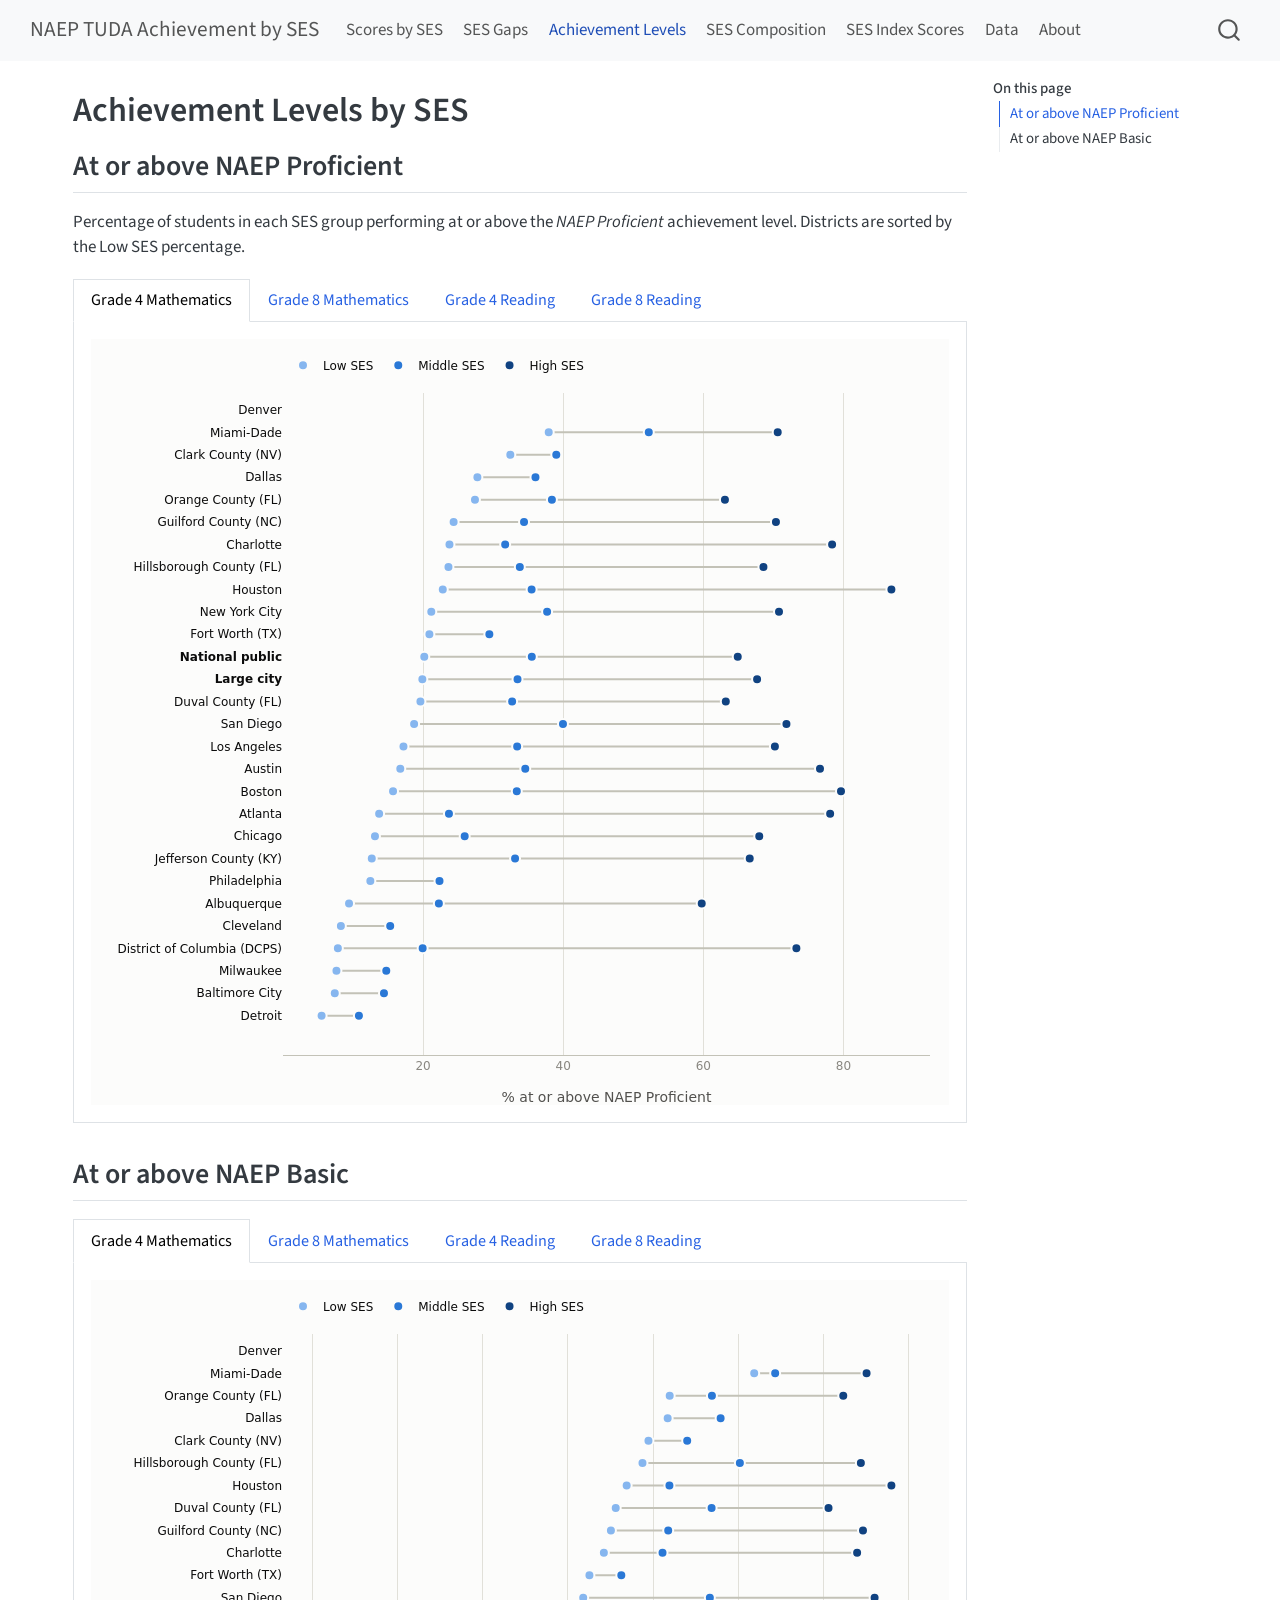
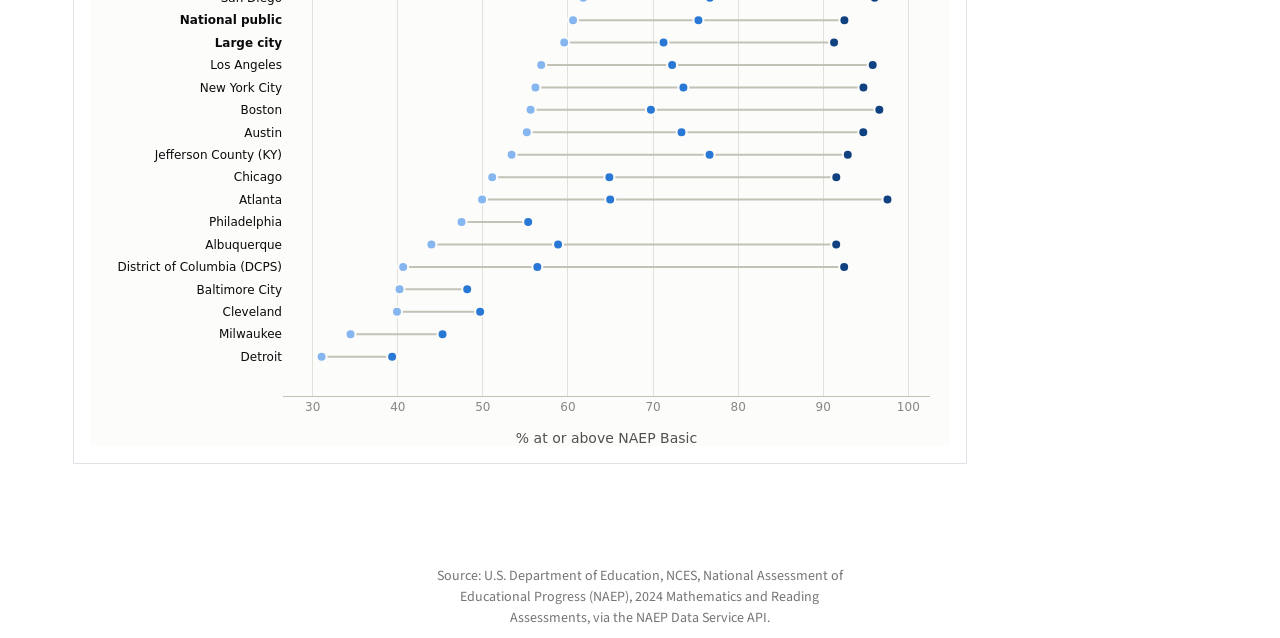
<file: proficiency.html>
<!DOCTYPE html>
<html xmlns="http://www.w3.org/1999/xhtml" lang="en" xml:lang="en"><head>

<meta charset="utf-8">
<meta name="generator" content="quarto-1.10.18">

<meta name="viewport" content="width=device-width, initial-scale=1.0, user-scalable=yes">


<title>Achievement Levels by SES – NAEP TUDA Achievement by SES</title>
<style>
/* Default styles provided by pandoc.
** See https://pandoc.org/MANUAL.html#variables-for-html for config info.
*/
span.smallcaps{font-variant: small-caps;}
div.columns{display: flex; gap: 1.5em;}
div.column{flex: auto;}
@media screen {
div.columns{gap: min(4vw, 1.5em);}
div.column{overflow-x: auto;}
}
div.hanging-indent{margin-left: 1.5em; text-indent: -1.5em;}
ul.task-list{list-style: none;}
ul.task-list li input[type="checkbox"] {
  width: 0.8em;
  margin: 0 0.8em 0.2em -1em; /* quarto-specific, see https://github.com/quarto-dev/quarto-cli/issues/4556 */ 
  vertical-align: middle;
}
</style>


<script src="site_libs/quarto-nav/quarto-nav.js"></script>
<script src="site_libs/quarto-nav/headroom.min.js"></script>
<script src="site_libs/clipboard/clipboard.min.js"></script>
<script src="site_libs/quarto-search/autocomplete.umd.js"></script>
<script src="site_libs/quarto-search/fuse.min.js"></script>
<script src="site_libs/quarto-search/quarto-search.js"></script>
<meta name="quarto:offset" content="./">
<script src="site_libs/quarto-html/quarto.js" type="module"></script>
<script src="site_libs/quarto-html/tabsets/tabsets.js" type="module"></script>
<script src="site_libs/quarto-html/popper.min.js"></script>
<script src="site_libs/quarto-html/tippy.umd.min.js"></script>
<script src="site_libs/quarto-html/anchor.min.js"></script>
<link href="site_libs/quarto-html/tippy.css" rel="stylesheet">
<link href="site_libs/quarto-html/quarto-syntax-highlighting-64a204ab8560d761af7679ceaba22944.css" rel="stylesheet" id="quarto-text-highlighting-styles">
<script src="site_libs/bootstrap/bootstrap.min.js"></script>
<link href="site_libs/bootstrap/bootstrap-icons.css" rel="stylesheet">
<link href="site_libs/bootstrap/bootstrap-445b8638c3d06994fee0907d791121c4.min.css" rel="stylesheet" append-hash="true" id="quarto-bootstrap" data-mode="light">
<script id="quarto-search-options" type="application/json">{
  "location": "navbar",
  "copy-button": false,
  "collapse-after": 3,
  "panel-placement": "end",
  "type": "overlay",
  "limit": 50,
  "keyboard-shortcut": [
    "f",
    "/",
    "s"
  ],
  "show-item-context": false,
  "language": {
    "search-no-results-text": "No results",
    "search-matching-documents-text": "matching documents",
    "search-copy-link-title": "Copy link to search",
    "search-hide-matches-text": "Hide additional matches",
    "search-more-match-text": "more match in this document",
    "search-more-matches-text": "more matches in this document",
    "search-clear-button-title": "Clear",
    "search-text-placeholder": "",
    "search-detached-cancel-button-title": "Cancel",
    "search-submit-button-title": "Submit",
    "search-label": "Search"
  }
}</script>
<script src="site_libs/htmlwidgets-1.6.4/htmlwidgets.js"></script>
<script src="site_libs/plotly-binding-4.11.0/plotly.js"></script>
<script src="site_libs/typedarray-0.1/typedarray.min.js"></script>
<script src="site_libs/jquery-3.5.1/jquery.min.js"></script>
<link href="site_libs/crosstalk-1.2.2/css/crosstalk.min.css" rel="stylesheet">
<script src="site_libs/crosstalk-1.2.2/js/crosstalk.min.js"></script>
<link href="site_libs/plotly-htmlwidgets-css-2.11.1/plotly-htmlwidgets.css" rel="stylesheet">
<script src="site_libs/plotly-main-2.11.1/plotly-latest.min.js"></script>


<link rel="stylesheet" href="styles.css">
</head>

<body class="nav-fixed quarto-light">

<div id="quarto-search-results"></div>
  <header id="quarto-header" class="headroom fixed-top">
    <nav class="navbar navbar-expand-lg " data-bs-theme="dark">
      <div class="navbar-container container-fluid">
      <div class="navbar-brand-container mx-auto">
    <a class="navbar-brand" href="./index.html">
    <span class="navbar-title">NAEP TUDA Achievement by SES</span>
    </a>
  </div>
            <div id="quarto-search" class="" title="Search"></div>
          <button class="navbar-toggler" type="button" data-bs-toggle="collapse" data-bs-target="#navbarCollapse" aria-controls="navbarCollapse" role="menu" aria-expanded="false" aria-label="Toggle navigation" onclick="if (window.quartoToggleHeadroom) { window.quartoToggleHeadroom(); }">
  <span class="navbar-toggler-icon"></span>
</button>
          <div class="collapse navbar-collapse" id="navbarCollapse">
            <ul class="navbar-nav navbar-nav-scroll me-auto">
  <li class="nav-item">
    <a class="nav-link" href="./index.html"> 
<span class="menu-text">Scores by SES</span></a>
  </li>  
  <li class="nav-item">
    <a class="nav-link" href="./gaps.html"> 
<span class="menu-text">SES Gaps</span></a>
  </li>  
  <li class="nav-item">
    <a class="nav-link active" href="./proficiency.html" aria-current="page"> 
<span class="menu-text">Achievement Levels</span></a>
  </li>  
  <li class="nav-item">
    <a class="nav-link" href="./composition.html"> 
<span class="menu-text">SES Composition</span></a>
  </li>  
  <li class="nav-item">
    <a class="nav-link" href="./index-scores.html"> 
<span class="menu-text">SES Index Scores</span></a>
  </li>  
  <li class="nav-item">
    <a class="nav-link" href="./data.html"> 
<span class="menu-text">Data</span></a>
  </li>  
  <li class="nav-item">
    <a class="nav-link" href="./about.html"> 
<span class="menu-text">About</span></a>
  </li>  
</ul>
          </div> <!-- /navcollapse -->
            <div class="quarto-navbar-tools">
</div>
      </div> <!-- /container-fluid -->
    </nav>
</header>
<!-- content -->
<div id="quarto-content" class="quarto-container page-columns page-rows-contents page-layout-full page-navbar">
<!-- sidebar -->
<!-- margin-sidebar -->
    <div id="quarto-margin-sidebar" class="sidebar margin-sidebar">
        <nav id="TOC" role="doc-toc" class="toc-active">
    <h2 id="toc-title">On this page</h2>
   
  <ul>
  <li><a href="#at-or-above-naep-proficient" id="toc-at-or-above-naep-proficient" class="nav-link active" data-scroll-target="#at-or-above-naep-proficient">At or above NAEP Proficient</a></li>
  <li><a href="#at-or-above-naep-basic" id="toc-at-or-above-naep-basic" class="nav-link" data-scroll-target="#at-or-above-naep-basic">At or above NAEP Basic</a></li>
  </ul>
</nav>
    </div>
<!-- main -->
<main class="content column-page-left" id="quarto-document-content">

<header id="title-block-header" class="quarto-title-block default">
<div class="quarto-title">
<h1 class="title">Achievement Levels by SES</h1>
</div>



<div class="quarto-title-meta column-page-left">

    
  
    
  </div>
  


</header>


<section id="at-or-above-naep-proficient" class="level2">
<h2 class="anchored" data-anchor-id="at-or-above-naep-proficient">At or above NAEP Proficient</h2>
<p>Percentage of students in each SES group performing at or above the <em>NAEP Proficient</em> achievement level. Districts are sorted by the Low SES percentage.</p>
<div class="tabset-margin-container"></div><div class="panel-tabset">
<ul class="nav nav-tabs" role="tablist"><li class="nav-item" role="presentation"><a class="nav-link active" id="tabset-1-1-tab" data-bs-toggle="tab" data-bs-target="#tabset-1-1" role="tab" aria-controls="tabset-1-1" aria-selected="true" href="">Grade 4 Mathematics</a></li><li class="nav-item" role="presentation"><a class="nav-link" id="tabset-1-2-tab" data-bs-toggle="tab" data-bs-target="#tabset-1-2" role="tab" aria-controls="tabset-1-2" aria-selected="false" href="">Grade 8 Mathematics</a></li><li class="nav-item" role="presentation"><a class="nav-link" id="tabset-1-3-tab" data-bs-toggle="tab" data-bs-target="#tabset-1-3" role="tab" aria-controls="tabset-1-3" aria-selected="false" href="">Grade 4 Reading</a></li><li class="nav-item" role="presentation"><a class="nav-link" id="tabset-1-4-tab" data-bs-toggle="tab" data-bs-target="#tabset-1-4" role="tab" aria-controls="tabset-1-4" aria-selected="false" href="">Grade 8 Reading</a></li></ul>
<div class="tab-content">
<div id="tabset-1-1" class="tab-pane active" role="tabpanel" aria-labelledby="tabset-1-1-tab">
<div class="cell">
<div class="cell-output-display">
<div id="htmlwidget-9fdf1938e1482771de56" style="width:100%;height:766px;" class="plotly html-widget"></div>
<script type="application/json" data-for="htmlwidget-9fdf1938e1482771de56">{"x":{"visdat":{"3ab2301f6077":["function () ","plotlyVisDat"],"3ab25bf63d4f":["function () ","data"],"3ab23333cb4":["function () ","data"],"3ab218d64f10":["function () ","data"],"3ab21de0b02d":["function () ","data"]},"cur_data":"3ab21de0b02d","attrs":{"3ab25bf63d4f":{"alpha_stroke":1,"sizes":[10,100],"spans":[1,20],"x":{},"y":{},"xend":{},"yend":{},"type":"scatter","mode":"lines","line":{"color":"#c3c2b7","width":2},"hoverinfo":"skip","showlegend":false,"inherit":true},"3ab23333cb4":{"alpha_stroke":1,"sizes":[10,100],"spans":[1,20],"x":{},"y":{},"type":"scatter","mode":"markers","name":"Low SES","marker":{"color":"#86b6ef","size":10,"line":{"color":"#fcfcfb","width":2}},"customdata":{},"text":{},"hovertemplate":"<b>%{customdata}<\/b><br>Low SES: %{x:.0f}%<br>Share of students: %{text}<extra><\/extra>","inherit":true},"3ab218d64f10":{"alpha_stroke":1,"sizes":[10,100],"spans":[1,20],"x":{},"y":{},"type":"scatter","mode":"markers","name":"Middle SES","marker":{"color":"#2a78d6","size":10,"line":{"color":"#fcfcfb","width":2}},"customdata":{},"text":{},"hovertemplate":"<b>%{customdata}<\/b><br>Middle SES: %{x:.0f}%<br>Share of students: %{text}<extra><\/extra>","inherit":true},"3ab21de0b02d":{"alpha_stroke":1,"sizes":[10,100],"spans":[1,20],"x":{},"y":{},"type":"scatter","mode":"markers","name":"High SES","marker":{"color":"#104281","size":10,"line":{"color":"#fcfcfb","width":2}},"customdata":{},"text":{},"hovertemplate":"<b>%{customdata}<\/b><br>High SES: %{x:.0f}%<br>Share of students: %{text}<extra><\/extra>","inherit":true}},"layout":{"margin":{"b":50,"l":60,"t":40,"r":20},"font":{"family":"system-ui, -apple-system, 'Segoe UI', sans-serif","color":"#52514e","size":12},"paper_bgcolor":"#fcfcfb","plot_bgcolor":"#fcfcfb","xaxis":{"domain":[0,1],"automargin":true,"title":"% at or above NAEP Proficient","gridcolor":"#e1e0d9","zeroline":false,"linecolor":"#c3c2b7","tickfont":{"color":"#898781"}},"yaxis":{"domain":[0,1],"automargin":true,"title":"","gridcolor":"rgba(0,0,0,0)","tickfont":{"color":"#0b0b0b"},"categoryorder":"array","categoryarray":["Detroit","Baltimore City","Milwaukee","District of Columbia (DCPS)","Cleveland","Albuquerque","Philadelphia","Jefferson County (KY)","Chicago","Atlanta","Boston","Austin","Los Angeles","San Diego","Duval County (FL)","<b>Large city<\/b>","<b>National public<\/b>","Fort Worth (TX)","New York City","Houston","Hillsborough County (FL)","Charlotte","Guilford County (NC)","Orange County (FL)","Dallas","Clark County (NV)","Miami-Dade","Denver"],"type":"category"},"legend":{"orientation":"h","x":0,"y":1.02,"yanchor":"bottom","traceorder":"normal","font":{"color":"#0b0b0b"}},"hoverlabel":{"bgcolor":"white","font":{"color":"#0b0b0b"}},"hovermode":"closest","showlegend":true},"source":"A","config":{"modeBarButtonsToAdd":["hoverclosest","hovercompare"],"showSendToCloud":false,"displaylogo":false,"modeBarButtonsToRemove":["lasso2d","select2d","autoScale2d"]},"data":[{"x":[5.5286288584122696,10.854088076522199,null,7.4086074137809597,14.4278377010548,null,7.6482956002128599,14.7560951116909,null,7.8505696344199896,73.276042416854807,null,8.2802080060543197,15.316887388063501,null,9.4440511405338903,59.7688279877434,null,12.4852420420412,22.352389590805199,null,12.6884072220327,66.617877989906702,null,13.1435895757305,67.980463972068506,null,13.7384935403781,78.093527723338397,null,15.7227348466569,79.642562922050999,null,16.756913430946799,76.6461732081533,null,17.210989882061899,70.210351041357995,null,18.729108948074199,71.858133433976505,null,19.629258891494299,63.204405020438301,null,19.905543766029901,67.670344773306894,null,20.179961493618801,64.909221718367206,null,20.9107690169464,29.4658839023265,null,21.1807909083883,70.796157714369699,null,22.818539917591998,86.8352377122349,null,23.6305364561278,68.576687817145796,null,23.775000891453899,78.371698199246097,null,24.367090896655,70.360418065584994,null,27.413413057032699,63.081566983330099,null,27.757249903923299,36.046529000555097,null,32.459378989235802,39.015138816698801,null,37.937535683682,70.611980675275106],"y":["Detroit","Detroit",null,"Baltimore City","Baltimore City",null,"Milwaukee","Milwaukee",null,"District of Columbia (DCPS)","District of Columbia (DCPS)",null,"Cleveland","Cleveland",null,"Albuquerque","Albuquerque",null,"Philadelphia","Philadelphia",null,"Jefferson County (KY)","Jefferson County (KY)",null,"Chicago","Chicago",null,"Atlanta","Atlanta",null,"Boston","Boston",null,"Austin","Austin",null,"Los Angeles","Los Angeles",null,"San Diego","San Diego",null,"Duval County (FL)","Duval County (FL)",null,"<b>Large city<\/b>","<b>Large city<\/b>",null,"<b>National public<\/b>","<b>National public<\/b>",null,"Fort Worth (TX)","Fort Worth (TX)",null,"New York City","New York City",null,"Houston","Houston",null,"Hillsborough County (FL)","Hillsborough County (FL)",null,"Charlotte","Charlotte",null,"Guilford County (NC)","Guilford County (NC)",null,"Orange County (FL)","Orange County (FL)",null,"Dallas","Dallas",null,"Clark County (NV)","Clark County (NV)",null,"Miami-Dade","Miami-Dade"],"type":"scatter","mode":"lines","line":{"color":"#c3c2b7","width":2},"hoverinfo":["skip","skip",null,"skip","skip",null,"skip","skip",null,"skip","skip",null,"skip","skip",null,"skip","skip",null,"skip","skip",null,"skip","skip",null,"skip","skip",null,"skip","skip",null,"skip","skip",null,"skip","skip",null,"skip","skip",null,"skip","skip",null,"skip","skip",null,"skip","skip",null,"skip","skip",null,"skip","skip",null,"skip","skip",null,"skip","skip",null,"skip","skip",null,"skip","skip",null,"skip","skip",null,"skip","skip",null,"skip","skip",null,"skip","skip",null,"skip","skip"],"showlegend":false,"marker":{"color":"rgba(31,119,180,1)","line":{"color":"rgba(31,119,180,1)"}},"error_y":{"color":"rgba(31,119,180,1)"},"error_x":{"color":"rgba(31,119,180,1)"},"xaxis":"x","yaxis":"y","frame":null},{"x":[5.5286288584122696,7.4086074137809597,7.6482956002128599,7.8505696344199896,8.2802080060543197,9.4440511405338903,12.4852420420412,12.6884072220327,13.1435895757305,13.7384935403781,15.7227348466569,16.756913430946799,17.210989882061899,18.729108948074199,19.629258891494299,19.905543766029901,20.179961493618801,20.9107690169464,21.1807909083883,22.818539917591998,23.6305364561278,23.775000891453899,24.367090896655,27.413413057032699,27.757249903923299,32.459378989235802,37.937535683682],"y":["Detroit","Baltimore City","Milwaukee","District of Columbia (DCPS)","Cleveland","Albuquerque","Philadelphia","Jefferson County (KY)","Chicago","Atlanta","Boston","Austin","Los Angeles","San Diego","Duval County (FL)","<b>Large city<\/b>","<b>National public<\/b>","Fort Worth (TX)","New York City","Houston","Hillsborough County (FL)","Charlotte","Guilford County (NC)","Orange County (FL)","Dallas","Clark County (NV)","Miami-Dade"],"type":"scatter","mode":"markers","name":"Low SES","marker":{"color":"#86b6ef","size":10,"line":{"color":"#fcfcfb","width":2}},"customdata":["Detroit","Baltimore City","Milwaukee","District of Columbia (DCPS)","Cleveland","Albuquerque","Philadelphia","Jefferson County (KY)","Chicago","Atlanta","Boston","Austin","Los Angeles","San Diego","Duval County (FL)","Large city","National public","Fort Worth (TX)","New York City","Houston","Hillsborough County (FL)","Charlotte","Guilford County (NC)","Orange County (FL)","Dallas","Clark County (NV)","Miami-Dade"],"text":["77%","58%","63%","25%","81%","36%","57%","50%","57%","50%","48%","31%","62%","35%","30%","48%","31%","75%","51%","66%","38%","24%","28%","27%","71%","73%","39%"],"hovertemplate":["<b>%{customdata}<\/b><br>Low SES: %{x:.0f}%<br>Share of students: %{text}<extra><\/extra>","<b>%{customdata}<\/b><br>Low SES: %{x:.0f}%<br>Share of students: %{text}<extra><\/extra>","<b>%{customdata}<\/b><br>Low SES: %{x:.0f}%<br>Share of students: %{text}<extra><\/extra>","<b>%{customdata}<\/b><br>Low SES: %{x:.0f}%<br>Share of students: %{text}<extra><\/extra>","<b>%{customdata}<\/b><br>Low SES: %{x:.0f}%<br>Share of students: %{text}<extra><\/extra>","<b>%{customdata}<\/b><br>Low SES: %{x:.0f}%<br>Share of students: %{text}<extra><\/extra>","<b>%{customdata}<\/b><br>Low SES: %{x:.0f}%<br>Share of students: %{text}<extra><\/extra>","<b>%{customdata}<\/b><br>Low SES: %{x:.0f}%<br>Share of students: %{text}<extra><\/extra>","<b>%{customdata}<\/b><br>Low SES: %{x:.0f}%<br>Share of students: %{text}<extra><\/extra>","<b>%{customdata}<\/b><br>Low SES: %{x:.0f}%<br>Share of students: %{text}<extra><\/extra>","<b>%{customdata}<\/b><br>Low SES: %{x:.0f}%<br>Share of students: %{text}<extra><\/extra>","<b>%{customdata}<\/b><br>Low SES: %{x:.0f}%<br>Share of students: %{text}<extra><\/extra>","<b>%{customdata}<\/b><br>Low SES: %{x:.0f}%<br>Share of students: %{text}<extra><\/extra>","<b>%{customdata}<\/b><br>Low SES: %{x:.0f}%<br>Share of students: %{text}<extra><\/extra>","<b>%{customdata}<\/b><br>Low SES: %{x:.0f}%<br>Share of students: %{text}<extra><\/extra>","<b>%{customdata}<\/b><br>Low SES: %{x:.0f}%<br>Share of students: %{text}<extra><\/extra>","<b>%{customdata}<\/b><br>Low SES: %{x:.0f}%<br>Share of students: %{text}<extra><\/extra>","<b>%{customdata}<\/b><br>Low SES: %{x:.0f}%<br>Share of students: %{text}<extra><\/extra>","<b>%{customdata}<\/b><br>Low SES: %{x:.0f}%<br>Share of students: %{text}<extra><\/extra>","<b>%{customdata}<\/b><br>Low SES: %{x:.0f}%<br>Share of students: %{text}<extra><\/extra>","<b>%{customdata}<\/b><br>Low SES: %{x:.0f}%<br>Share of students: %{text}<extra><\/extra>","<b>%{customdata}<\/b><br>Low SES: %{x:.0f}%<br>Share of students: %{text}<extra><\/extra>","<b>%{customdata}<\/b><br>Low SES: %{x:.0f}%<br>Share of students: %{text}<extra><\/extra>","<b>%{customdata}<\/b><br>Low SES: %{x:.0f}%<br>Share of students: %{text}<extra><\/extra>","<b>%{customdata}<\/b><br>Low SES: %{x:.0f}%<br>Share of students: %{text}<extra><\/extra>","<b>%{customdata}<\/b><br>Low SES: %{x:.0f}%<br>Share of students: %{text}<extra><\/extra>","<b>%{customdata}<\/b><br>Low SES: %{x:.0f}%<br>Share of students: %{text}<extra><\/extra>"],"error_y":{"color":"rgba(255,127,14,1)"},"error_x":{"color":"rgba(255,127,14,1)"},"line":{"color":"rgba(255,127,14,1)"},"xaxis":"x","yaxis":"y","frame":null},{"x":[10.854088076522199,14.4278377010548,14.7560951116909,19.946472149924201,15.316887388063501,22.260772621572901,22.352389590805199,33.135836658942502,25.946503153809399,23.7010697653905,33.379255103394598,34.590859233382197,33.433372742399698,39.972522263607203,32.714127805070298,33.485108689582802,35.522711899431698,29.4658839023265,37.707761157536098,35.497153370149903,33.8135931826533,31.723344194422101,34.414078791560001,38.390226947979201,36.046529000555097,39.015138816698801,52.213865773379801],"y":["Detroit","Baltimore City","Milwaukee","District of Columbia (DCPS)","Cleveland","Albuquerque","Philadelphia","Jefferson County (KY)","Chicago","Atlanta","Boston","Austin","Los Angeles","San Diego","Duval County (FL)","<b>Large city<\/b>","<b>National public<\/b>","Fort Worth (TX)","New York City","Houston","Hillsborough County (FL)","Charlotte","Guilford County (NC)","Orange County (FL)","Dallas","Clark County (NV)","Miami-Dade"],"type":"scatter","mode":"markers","name":"Middle SES","marker":{"color":"#2a78d6","size":10,"line":{"color":"#fcfcfb","width":2}},"customdata":["Detroit","Baltimore City","Milwaukee","District of Columbia (DCPS)","Cleveland","Albuquerque","Philadelphia","Jefferson County (KY)","Chicago","Atlanta","Boston","Austin","Los Angeles","San Diego","Duval County (FL)","Large city","National public","Fort Worth (TX)","New York City","Houston","Hillsborough County (FL)","Charlotte","Guilford County (NC)","Orange County (FL)","Dallas","Clark County (NV)","Miami-Dade"],"text":["23%","36%","29%","34%","19%","41%","38%","37%","29%","24%","34%","27%","27%","36%","47%","34%","38%","21%","33%","23%","33%","47%","47%","45%","23%","25%","45%"],"hovertemplate":["<b>%{customdata}<\/b><br>Middle SES: %{x:.0f}%<br>Share of students: %{text}<extra><\/extra>","<b>%{customdata}<\/b><br>Middle SES: %{x:.0f}%<br>Share of students: %{text}<extra><\/extra>","<b>%{customdata}<\/b><br>Middle SES: %{x:.0f}%<br>Share of students: %{text}<extra><\/extra>","<b>%{customdata}<\/b><br>Middle SES: %{x:.0f}%<br>Share of students: %{text}<extra><\/extra>","<b>%{customdata}<\/b><br>Middle SES: %{x:.0f}%<br>Share of students: %{text}<extra><\/extra>","<b>%{customdata}<\/b><br>Middle SES: %{x:.0f}%<br>Share of students: %{text}<extra><\/extra>","<b>%{customdata}<\/b><br>Middle SES: %{x:.0f}%<br>Share of students: %{text}<extra><\/extra>","<b>%{customdata}<\/b><br>Middle SES: %{x:.0f}%<br>Share of students: %{text}<extra><\/extra>","<b>%{customdata}<\/b><br>Middle SES: %{x:.0f}%<br>Share of students: %{text}<extra><\/extra>","<b>%{customdata}<\/b><br>Middle SES: %{x:.0f}%<br>Share of students: %{text}<extra><\/extra>","<b>%{customdata}<\/b><br>Middle SES: %{x:.0f}%<br>Share of students: %{text}<extra><\/extra>","<b>%{customdata}<\/b><br>Middle SES: %{x:.0f}%<br>Share of students: %{text}<extra><\/extra>","<b>%{customdata}<\/b><br>Middle SES: %{x:.0f}%<br>Share of students: %{text}<extra><\/extra>","<b>%{customdata}<\/b><br>Middle SES: %{x:.0f}%<br>Share of students: %{text}<extra><\/extra>","<b>%{customdata}<\/b><br>Middle SES: %{x:.0f}%<br>Share of students: %{text}<extra><\/extra>","<b>%{customdata}<\/b><br>Middle SES: %{x:.0f}%<br>Share of students: %{text}<extra><\/extra>","<b>%{customdata}<\/b><br>Middle SES: %{x:.0f}%<br>Share of students: %{text}<extra><\/extra>","<b>%{customdata}<\/b><br>Middle SES: %{x:.0f}%<br>Share of students: %{text}<extra><\/extra>","<b>%{customdata}<\/b><br>Middle SES: %{x:.0f}%<br>Share of students: %{text}<extra><\/extra>","<b>%{customdata}<\/b><br>Middle SES: %{x:.0f}%<br>Share of students: %{text}<extra><\/extra>","<b>%{customdata}<\/b><br>Middle SES: %{x:.0f}%<br>Share of students: %{text}<extra><\/extra>","<b>%{customdata}<\/b><br>Middle SES: %{x:.0f}%<br>Share of students: %{text}<extra><\/extra>","<b>%{customdata}<\/b><br>Middle SES: %{x:.0f}%<br>Share of students: %{text}<extra><\/extra>","<b>%{customdata}<\/b><br>Middle SES: %{x:.0f}%<br>Share of students: %{text}<extra><\/extra>","<b>%{customdata}<\/b><br>Middle SES: %{x:.0f}%<br>Share of students: %{text}<extra><\/extra>","<b>%{customdata}<\/b><br>Middle SES: %{x:.0f}%<br>Share of students: %{text}<extra><\/extra>","<b>%{customdata}<\/b><br>Middle SES: %{x:.0f}%<br>Share of students: %{text}<extra><\/extra>"],"error_y":{"color":"rgba(44,160,44,1)"},"error_x":{"color":"rgba(44,160,44,1)"},"line":{"color":"rgba(44,160,44,1)"},"xaxis":"x","yaxis":"y","frame":null},{"x":[73.276042416854807,59.7688279877434,66.617877989906702,67.980463972068506,78.093527723338397,79.642562922050999,76.6461732081533,70.210351041357995,71.858133433976505,63.204405020438301,67.670344773306894,64.909221718367206,70.796157714369699,86.8352377122349,68.576687817145796,78.371698199246097,70.360418065584994,63.081566983330099,70.611980675275106],"y":["District of Columbia (DCPS)","Albuquerque","Jefferson County (KY)","Chicago","Atlanta","Boston","Austin","Los Angeles","San Diego","Duval County (FL)","<b>Large city<\/b>","<b>National public<\/b>","New York City","Houston","Hillsborough County (FL)","Charlotte","Guilford County (NC)","Orange County (FL)","Miami-Dade"],"type":"scatter","mode":"markers","name":"High SES","marker":{"color":"#104281","size":10,"line":{"color":"#fcfcfb","width":2}},"customdata":["District of Columbia (DCPS)","Albuquerque","Jefferson County (KY)","Chicago","Atlanta","Boston","Austin","Los Angeles","San Diego","Duval County (FL)","Large city","National public","New York City","Houston","Hillsborough County (FL)","Charlotte","Guilford County (NC)","Orange County (FL)","Miami-Dade"],"text":["42%","23%","13%","14%","26%","18%","43%","12%","29%","23%","18%","31%","15%","11%","28%","29%","25%","28%","16%"],"hovertemplate":["<b>%{customdata}<\/b><br>High SES: %{x:.0f}%<br>Share of students: %{text}<extra><\/extra>","<b>%{customdata}<\/b><br>High SES: %{x:.0f}%<br>Share of students: %{text}<extra><\/extra>","<b>%{customdata}<\/b><br>High SES: %{x:.0f}%<br>Share of students: %{text}<extra><\/extra>","<b>%{customdata}<\/b><br>High SES: %{x:.0f}%<br>Share of students: %{text}<extra><\/extra>","<b>%{customdata}<\/b><br>High SES: %{x:.0f}%<br>Share of students: %{text}<extra><\/extra>","<b>%{customdata}<\/b><br>High SES: %{x:.0f}%<br>Share of students: %{text}<extra><\/extra>","<b>%{customdata}<\/b><br>High SES: %{x:.0f}%<br>Share of students: %{text}<extra><\/extra>","<b>%{customdata}<\/b><br>High SES: %{x:.0f}%<br>Share of students: %{text}<extra><\/extra>","<b>%{customdata}<\/b><br>High SES: %{x:.0f}%<br>Share of students: %{text}<extra><\/extra>","<b>%{customdata}<\/b><br>High SES: %{x:.0f}%<br>Share of students: %{text}<extra><\/extra>","<b>%{customdata}<\/b><br>High SES: %{x:.0f}%<br>Share of students: %{text}<extra><\/extra>","<b>%{customdata}<\/b><br>High SES: %{x:.0f}%<br>Share of students: %{text}<extra><\/extra>","<b>%{customdata}<\/b><br>High SES: %{x:.0f}%<br>Share of students: %{text}<extra><\/extra>","<b>%{customdata}<\/b><br>High SES: %{x:.0f}%<br>Share of students: %{text}<extra><\/extra>","<b>%{customdata}<\/b><br>High SES: %{x:.0f}%<br>Share of students: %{text}<extra><\/extra>","<b>%{customdata}<\/b><br>High SES: %{x:.0f}%<br>Share of students: %{text}<extra><\/extra>","<b>%{customdata}<\/b><br>High SES: %{x:.0f}%<br>Share of students: %{text}<extra><\/extra>","<b>%{customdata}<\/b><br>High SES: %{x:.0f}%<br>Share of students: %{text}<extra><\/extra>","<b>%{customdata}<\/b><br>High SES: %{x:.0f}%<br>Share of students: %{text}<extra><\/extra>"],"error_y":{"color":"rgba(214,39,40,1)"},"error_x":{"color":"rgba(214,39,40,1)"},"line":{"color":"rgba(214,39,40,1)"},"xaxis":"x","yaxis":"y","frame":null}],"highlight":{"on":"plotly_click","persistent":false,"dynamic":false,"selectize":false,"opacityDim":0.20000000000000001,"selected":{"opacity":1},"debounce":0},"shinyEvents":["plotly_hover","plotly_click","plotly_selected","plotly_relayout","plotly_brushed","plotly_brushing","plotly_clickannotation","plotly_doubleclick","plotly_deselect","plotly_afterplot","plotly_sunburstclick"],"base_url":"https://plot.ly"},"evals":[],"jsHooks":[]}</script>
</div>
</div>
</div>
<div id="tabset-1-2" class="tab-pane" role="tabpanel" aria-labelledby="tabset-1-2-tab">
<div class="cell">
<div class="cell-output-display">
<div id="htmlwidget-dc4e66acaa0282b88e06" style="width:100%;height:766px;" class="plotly html-widget"></div>
<script type="application/json" data-for="htmlwidget-dc4e66acaa0282b88e06">{"x":{"visdat":{"3ab23091f5db":["function () ","plotlyVisDat"],"3ab23ea415c6":["function () ","data"],"3ab26919a4b":["function () ","data"],"3ab24128b54b":["function () ","data"],"3ab257967058":["function () ","data"]},"cur_data":"3ab257967058","attrs":{"3ab23ea415c6":{"alpha_stroke":1,"sizes":[10,100],"spans":[1,20],"x":{},"y":{},"xend":{},"yend":{},"type":"scatter","mode":"lines","line":{"color":"#c3c2b7","width":2},"hoverinfo":"skip","showlegend":false,"inherit":true},"3ab26919a4b":{"alpha_stroke":1,"sizes":[10,100],"spans":[1,20],"x":{},"y":{},"type":"scatter","mode":"markers","name":"Low SES","marker":{"color":"#86b6ef","size":10,"line":{"color":"#fcfcfb","width":2}},"customdata":{},"text":{},"hovertemplate":"<b>%{customdata}<\/b><br>Low SES: %{x:.0f}%<br>Share of students: %{text}<extra><\/extra>","inherit":true},"3ab24128b54b":{"alpha_stroke":1,"sizes":[10,100],"spans":[1,20],"x":{},"y":{},"type":"scatter","mode":"markers","name":"Middle SES","marker":{"color":"#2a78d6","size":10,"line":{"color":"#fcfcfb","width":2}},"customdata":{},"text":{},"hovertemplate":"<b>%{customdata}<\/b><br>Middle SES: %{x:.0f}%<br>Share of students: %{text}<extra><\/extra>","inherit":true},"3ab257967058":{"alpha_stroke":1,"sizes":[10,100],"spans":[1,20],"x":{},"y":{},"type":"scatter","mode":"markers","name":"High SES","marker":{"color":"#104281","size":10,"line":{"color":"#fcfcfb","width":2}},"customdata":{},"text":{},"hovertemplate":"<b>%{customdata}<\/b><br>High SES: %{x:.0f}%<br>Share of students: %{text}<extra><\/extra>","inherit":true}},"layout":{"margin":{"b":50,"l":60,"t":40,"r":20},"font":{"family":"system-ui, -apple-system, 'Segoe UI', sans-serif","color":"#52514e","size":12},"paper_bgcolor":"#fcfcfb","plot_bgcolor":"#fcfcfb","xaxis":{"domain":[0,1],"automargin":true,"title":"% at or above NAEP Proficient","gridcolor":"#e1e0d9","zeroline":false,"linecolor":"#c3c2b7","tickfont":{"color":"#898781"}},"yaxis":{"domain":[0,1],"automargin":true,"title":"","gridcolor":"rgba(0,0,0,0)","tickfont":{"color":"#0b0b0b"},"categoryorder":"array","categoryarray":["District of Columbia (DCPS)","Detroit","Albuquerque","Atlanta","Milwaukee","Baltimore City","Cleveland","Jefferson County (KY)","Austin","Fort Worth (TX)","Hillsborough County (FL)","Guilford County (NC)","Duval County (FL)","Orange County (FL)","Philadelphia","Boston","Los Angeles","San Diego","Houston","<b>National public<\/b>","<b>Large city<\/b>","Chicago","Dallas","Clark County (NV)","Miami-Dade","New York City","Charlotte","Denver"],"type":"category"},"legend":{"orientation":"h","x":0,"y":1.02,"yanchor":"bottom","traceorder":"normal","font":{"color":"#0b0b0b"}},"hoverlabel":{"bgcolor":"white","font":{"color":"#0b0b0b"}},"hovermode":"closest","showlegend":true},"source":"A","config":{"modeBarButtonsToAdd":["hoverclosest","hovercompare"],"showSendToCloud":false,"displaylogo":false,"modeBarButtonsToRemove":["lasso2d","select2d","autoScale2d"]},"data":[{"x":[2.9454438121329698,60.282652246160097,null,3.23518775243065,6.0003133593809004,null,3.2427389352408098,57.0987716181614,null,3.57000751871387,57.524692979991798,null,3.9083451815864598,9.2865844747509207,null,3.9530105323911502,10.252102842920699,null,4.4023512964527702,15.30797565009,null,4.8493708191276097,59.726943490778901,null,5.01517150115136,60.287179825662101,null,5.16136040187377,23.197045911410399,null,6.0198885589632196,49.811368265065902,null,6.8889645647623796,68.209510879211507,null,7.0887534596873802,47.987387453891998,null,7.3498277590277299,46.2258630258587,null,7.7013637691153702,15.8316499805823,null,8.6730226711865495,29.916118808598899,null,9.2657684191198602,67.321029433644796,null,9.5535360278997796,68.249722476615702,null,9.6995931939100295,77.582930477596705,null,9.7488321579887405,56.422473277273603,null,11.081395431364699,60.737636971383601,null,11.4860185812447,70.407750749245594,null,11.667562477133,22.140561763523301,null,13.3058800730354,42.914835898436998,null,14.065908270422099,49.148591928313898,null,14.2124016041939,63.289177511788402,null,16.097353128477,71.296307219222498],"y":["District of Columbia (DCPS)","District of Columbia (DCPS)",null,"Detroit","Detroit",null,"Albuquerque","Albuquerque",null,"Atlanta","Atlanta",null,"Milwaukee","Milwaukee",null,"Baltimore City","Baltimore City",null,"Cleveland","Cleveland",null,"Jefferson County (KY)","Jefferson County (KY)",null,"Austin","Austin",null,"Fort Worth (TX)","Fort Worth (TX)",null,"Hillsborough County (FL)","Hillsborough County (FL)",null,"Guilford County (NC)","Guilford County (NC)",null,"Duval County (FL)","Duval County (FL)",null,"Orange County (FL)","Orange County (FL)",null,"Philadelphia","Philadelphia",null,"Boston","Boston",null,"Los Angeles","Los Angeles",null,"San Diego","San Diego",null,"Houston","Houston",null,"<b>National public<\/b>","<b>National public<\/b>",null,"<b>Large city<\/b>","<b>Large city<\/b>",null,"Chicago","Chicago",null,"Dallas","Dallas",null,"Clark County (NV)","Clark County (NV)",null,"Miami-Dade","Miami-Dade",null,"New York City","New York City",null,"Charlotte","Charlotte"],"type":"scatter","mode":"lines","line":{"color":"#c3c2b7","width":2},"hoverinfo":["skip","skip",null,"skip","skip",null,"skip","skip",null,"skip","skip",null,"skip","skip",null,"skip","skip",null,"skip","skip",null,"skip","skip",null,"skip","skip",null,"skip","skip",null,"skip","skip",null,"skip","skip",null,"skip","skip",null,"skip","skip",null,"skip","skip",null,"skip","skip",null,"skip","skip",null,"skip","skip",null,"skip","skip",null,"skip","skip",null,"skip","skip",null,"skip","skip",null,"skip","skip",null,"skip","skip",null,"skip","skip",null,"skip","skip",null,"skip","skip"],"showlegend":false,"marker":{"color":"rgba(31,119,180,1)","line":{"color":"rgba(31,119,180,1)"}},"error_y":{"color":"rgba(31,119,180,1)"},"error_x":{"color":"rgba(31,119,180,1)"},"xaxis":"x","yaxis":"y","frame":null},{"x":[2.9454438121329698,3.23518775243065,3.2427389352408098,3.57000751871387,3.9083451815864598,3.9530105323911502,4.4023512964527702,4.8493708191276097,5.01517150115136,5.16136040187377,6.0198885589632196,6.8889645647623796,7.0887534596873802,7.3498277590277299,7.7013637691153702,8.6730226711865495,9.2657684191198602,9.5535360278997796,9.6995931939100295,9.7488321579887405,11.081395431364699,11.4860185812447,11.667562477133,13.3058800730354,14.065908270422099,14.2124016041939,16.097353128477],"y":["District of Columbia (DCPS)","Detroit","Albuquerque","Atlanta","Milwaukee","Baltimore City","Cleveland","Jefferson County (KY)","Austin","Fort Worth (TX)","Hillsborough County (FL)","Guilford County (NC)","Duval County (FL)","Orange County (FL)","Philadelphia","Boston","Los Angeles","San Diego","Houston","<b>National public<\/b>","<b>Large city<\/b>","Chicago","Dallas","Clark County (NV)","Miami-Dade","New York City","Charlotte"],"type":"scatter","mode":"markers","name":"Low SES","marker":{"color":"#86b6ef","size":10,"line":{"color":"#fcfcfb","width":2}},"customdata":["District of Columbia (DCPS)","Detroit","Albuquerque","Atlanta","Milwaukee","Baltimore City","Cleveland","Jefferson County (KY)","Austin","Fort Worth (TX)","Hillsborough County (FL)","Guilford County (NC)","Duval County (FL)","Orange County (FL)","Philadelphia","Boston","Los Angeles","San Diego","Houston","National public","Large city","Chicago","Dallas","Clark County (NV)","Miami-Dade","New York City","Charlotte"],"text":["24%","77%","36%","49%","59%","60%","83%","38%","27%","71%","28%","28%","26%","23%","58%","50%","60%","29%","59%","28%","44%","57%","75%","74%","41%","54%","23%"],"hovertemplate":["<b>%{customdata}<\/b><br>Low SES: %{x:.0f}%<br>Share of students: %{text}<extra><\/extra>","<b>%{customdata}<\/b><br>Low SES: %{x:.0f}%<br>Share of students: %{text}<extra><\/extra>","<b>%{customdata}<\/b><br>Low SES: %{x:.0f}%<br>Share of students: %{text}<extra><\/extra>","<b>%{customdata}<\/b><br>Low SES: %{x:.0f}%<br>Share of students: %{text}<extra><\/extra>","<b>%{customdata}<\/b><br>Low SES: %{x:.0f}%<br>Share of students: %{text}<extra><\/extra>","<b>%{customdata}<\/b><br>Low SES: %{x:.0f}%<br>Share of students: %{text}<extra><\/extra>","<b>%{customdata}<\/b><br>Low SES: %{x:.0f}%<br>Share of students: %{text}<extra><\/extra>","<b>%{customdata}<\/b><br>Low SES: %{x:.0f}%<br>Share of students: %{text}<extra><\/extra>","<b>%{customdata}<\/b><br>Low SES: %{x:.0f}%<br>Share of students: %{text}<extra><\/extra>","<b>%{customdata}<\/b><br>Low SES: %{x:.0f}%<br>Share of students: %{text}<extra><\/extra>","<b>%{customdata}<\/b><br>Low SES: %{x:.0f}%<br>Share of students: %{text}<extra><\/extra>","<b>%{customdata}<\/b><br>Low SES: %{x:.0f}%<br>Share of students: %{text}<extra><\/extra>","<b>%{customdata}<\/b><br>Low SES: %{x:.0f}%<br>Share of students: %{text}<extra><\/extra>","<b>%{customdata}<\/b><br>Low SES: %{x:.0f}%<br>Share of students: %{text}<extra><\/extra>","<b>%{customdata}<\/b><br>Low SES: %{x:.0f}%<br>Share of students: %{text}<extra><\/extra>","<b>%{customdata}<\/b><br>Low SES: %{x:.0f}%<br>Share of students: %{text}<extra><\/extra>","<b>%{customdata}<\/b><br>Low SES: %{x:.0f}%<br>Share of students: %{text}<extra><\/extra>","<b>%{customdata}<\/b><br>Low SES: %{x:.0f}%<br>Share of students: %{text}<extra><\/extra>","<b>%{customdata}<\/b><br>Low SES: %{x:.0f}%<br>Share of students: %{text}<extra><\/extra>","<b>%{customdata}<\/b><br>Low SES: %{x:.0f}%<br>Share of students: %{text}<extra><\/extra>","<b>%{customdata}<\/b><br>Low SES: %{x:.0f}%<br>Share of students: %{text}<extra><\/extra>","<b>%{customdata}<\/b><br>Low SES: %{x:.0f}%<br>Share of students: %{text}<extra><\/extra>","<b>%{customdata}<\/b><br>Low SES: %{x:.0f}%<br>Share of students: %{text}<extra><\/extra>","<b>%{customdata}<\/b><br>Low SES: %{x:.0f}%<br>Share of students: %{text}<extra><\/extra>","<b>%{customdata}<\/b><br>Low SES: %{x:.0f}%<br>Share of students: %{text}<extra><\/extra>","<b>%{customdata}<\/b><br>Low SES: %{x:.0f}%<br>Share of students: %{text}<extra><\/extra>","<b>%{customdata}<\/b><br>Low SES: %{x:.0f}%<br>Share of students: %{text}<extra><\/extra>"],"error_y":{"color":"rgba(255,127,14,1)"},"error_x":{"color":"rgba(255,127,14,1)"},"line":{"color":"rgba(255,127,14,1)"},"xaxis":"x","yaxis":"y","frame":null},{"x":[9.2347083227804099,6.0003133593809004,18.094975500514099,13.827051740797,9.2865844747509207,10.252102842920699,15.30797565009,15.7371186948578,18.707733741324098,23.197045911410399,18.007837013627899,22.423521547609699,14.2446873682015,18.474516233692398,15.8316499805823,29.916118808598899,35.061131356526701,30.339254289423401,27.851414870252501,23.924066797293101,25.858753224704301,27.834013213404202,22.140561763523301,42.914835898436998,25.238082331496798,32.239623699355498,25.4874873885908],"y":["District of Columbia (DCPS)","Detroit","Albuquerque","Atlanta","Milwaukee","Baltimore City","Cleveland","Jefferson County (KY)","Austin","Fort Worth (TX)","Hillsborough County (FL)","Guilford County (NC)","Duval County (FL)","Orange County (FL)","Philadelphia","Boston","Los Angeles","San Diego","Houston","<b>National public<\/b>","<b>Large city<\/b>","Chicago","Dallas","Clark County (NV)","Miami-Dade","New York City","Charlotte"],"type":"scatter","mode":"markers","name":"Middle SES","marker":{"color":"#2a78d6","size":10,"line":{"color":"#fcfcfb","width":2}},"customdata":["District of Columbia (DCPS)","Detroit","Albuquerque","Atlanta","Milwaukee","Baltimore City","Cleveland","Jefferson County (KY)","Austin","Fort Worth (TX)","Hillsborough County (FL)","Guilford County (NC)","Duval County (FL)","Orange County (FL)","Philadelphia","Boston","Los Angeles","San Diego","Houston","National public","Large city","Chicago","Dallas","Clark County (NV)","Miami-Dade","New York City","Charlotte"],"text":["42%","23%","47%","29%","33%","34%","17%","48%","28%","22%","47%","52%","51%","51%","33%","37%","30%","41%","27%","42%","38%","32%","21%","26%","46%","37%","49%"],"hovertemplate":["<b>%{customdata}<\/b><br>Middle SES: %{x:.0f}%<br>Share of students: %{text}<extra><\/extra>","<b>%{customdata}<\/b><br>Middle SES: %{x:.0f}%<br>Share of students: %{text}<extra><\/extra>","<b>%{customdata}<\/b><br>Middle SES: %{x:.0f}%<br>Share of students: %{text}<extra><\/extra>","<b>%{customdata}<\/b><br>Middle SES: %{x:.0f}%<br>Share of students: %{text}<extra><\/extra>","<b>%{customdata}<\/b><br>Middle SES: %{x:.0f}%<br>Share of students: %{text}<extra><\/extra>","<b>%{customdata}<\/b><br>Middle SES: %{x:.0f}%<br>Share of students: %{text}<extra><\/extra>","<b>%{customdata}<\/b><br>Middle SES: %{x:.0f}%<br>Share of students: %{text}<extra><\/extra>","<b>%{customdata}<\/b><br>Middle SES: %{x:.0f}%<br>Share of students: %{text}<extra><\/extra>","<b>%{customdata}<\/b><br>Middle SES: %{x:.0f}%<br>Share of students: %{text}<extra><\/extra>","<b>%{customdata}<\/b><br>Middle SES: %{x:.0f}%<br>Share of students: %{text}<extra><\/extra>","<b>%{customdata}<\/b><br>Middle SES: %{x:.0f}%<br>Share of students: %{text}<extra><\/extra>","<b>%{customdata}<\/b><br>Middle SES: %{x:.0f}%<br>Share of students: %{text}<extra><\/extra>","<b>%{customdata}<\/b><br>Middle SES: %{x:.0f}%<br>Share of students: %{text}<extra><\/extra>","<b>%{customdata}<\/b><br>Middle SES: %{x:.0f}%<br>Share of students: %{text}<extra><\/extra>","<b>%{customdata}<\/b><br>Middle SES: %{x:.0f}%<br>Share of students: %{text}<extra><\/extra>","<b>%{customdata}<\/b><br>Middle SES: %{x:.0f}%<br>Share of students: %{text}<extra><\/extra>","<b>%{customdata}<\/b><br>Middle SES: %{x:.0f}%<br>Share of students: %{text}<extra><\/extra>","<b>%{customdata}<\/b><br>Middle SES: %{x:.0f}%<br>Share of students: %{text}<extra><\/extra>","<b>%{customdata}<\/b><br>Middle SES: %{x:.0f}%<br>Share of students: %{text}<extra><\/extra>","<b>%{customdata}<\/b><br>Middle SES: %{x:.0f}%<br>Share of students: %{text}<extra><\/extra>","<b>%{customdata}<\/b><br>Middle SES: %{x:.0f}%<br>Share of students: %{text}<extra><\/extra>","<b>%{customdata}<\/b><br>Middle SES: %{x:.0f}%<br>Share of students: %{text}<extra><\/extra>","<b>%{customdata}<\/b><br>Middle SES: %{x:.0f}%<br>Share of students: %{text}<extra><\/extra>","<b>%{customdata}<\/b><br>Middle SES: %{x:.0f}%<br>Share of students: %{text}<extra><\/extra>","<b>%{customdata}<\/b><br>Middle SES: %{x:.0f}%<br>Share of students: %{text}<extra><\/extra>","<b>%{customdata}<\/b><br>Middle SES: %{x:.0f}%<br>Share of students: %{text}<extra><\/extra>","<b>%{customdata}<\/b><br>Middle SES: %{x:.0f}%<br>Share of students: %{text}<extra><\/extra>"],"error_y":{"color":"rgba(44,160,44,1)"},"error_x":{"color":"rgba(44,160,44,1)"},"line":{"color":"rgba(44,160,44,1)"},"xaxis":"x","yaxis":"y","frame":null},{"x":[60.282652246160097,57.0987716181614,57.524692979991798,59.726943490778901,60.287179825662101,49.811368265065902,68.209510879211507,47.987387453891998,46.2258630258587,67.321029433644796,68.249722476615702,77.582930477596705,56.422473277273603,60.737636971383601,70.407750749245594,49.148591928313898,63.289177511788402,71.296307219222498],"y":["District of Columbia (DCPS)","Albuquerque","Atlanta","Jefferson County (KY)","Austin","Hillsborough County (FL)","Guilford County (NC)","Duval County (FL)","Orange County (FL)","Los Angeles","San Diego","Houston","<b>National public<\/b>","<b>Large city<\/b>","Chicago","Miami-Dade","New York City","Charlotte"],"type":"scatter","mode":"markers","name":"High SES","marker":{"color":"#104281","size":10,"line":{"color":"#fcfcfb","width":2}},"customdata":["District of Columbia (DCPS)","Albuquerque","Atlanta","Jefferson County (KY)","Austin","Hillsborough County (FL)","Guilford County (NC)","Duval County (FL)","Orange County (FL)","Los Angeles","San Diego","Houston","National public","Large city","Chicago","Miami-Dade","New York City","Charlotte"],"text":["34%","16%","22%","14%","45%","26%","20%","23%","26%","10%","29%","13%","30%","18%","11%","12%","8%","28%"],"hovertemplate":["<b>%{customdata}<\/b><br>High SES: %{x:.0f}%<br>Share of students: %{text}<extra><\/extra>","<b>%{customdata}<\/b><br>High SES: %{x:.0f}%<br>Share of students: %{text}<extra><\/extra>","<b>%{customdata}<\/b><br>High SES: %{x:.0f}%<br>Share of students: %{text}<extra><\/extra>","<b>%{customdata}<\/b><br>High SES: %{x:.0f}%<br>Share of students: %{text}<extra><\/extra>","<b>%{customdata}<\/b><br>High SES: %{x:.0f}%<br>Share of students: %{text}<extra><\/extra>","<b>%{customdata}<\/b><br>High SES: %{x:.0f}%<br>Share of students: %{text}<extra><\/extra>","<b>%{customdata}<\/b><br>High SES: %{x:.0f}%<br>Share of students: %{text}<extra><\/extra>","<b>%{customdata}<\/b><br>High SES: %{x:.0f}%<br>Share of students: %{text}<extra><\/extra>","<b>%{customdata}<\/b><br>High SES: %{x:.0f}%<br>Share of students: %{text}<extra><\/extra>","<b>%{customdata}<\/b><br>High SES: %{x:.0f}%<br>Share of students: %{text}<extra><\/extra>","<b>%{customdata}<\/b><br>High SES: %{x:.0f}%<br>Share of students: %{text}<extra><\/extra>","<b>%{customdata}<\/b><br>High SES: %{x:.0f}%<br>Share of students: %{text}<extra><\/extra>","<b>%{customdata}<\/b><br>High SES: %{x:.0f}%<br>Share of students: %{text}<extra><\/extra>","<b>%{customdata}<\/b><br>High SES: %{x:.0f}%<br>Share of students: %{text}<extra><\/extra>","<b>%{customdata}<\/b><br>High SES: %{x:.0f}%<br>Share of students: %{text}<extra><\/extra>","<b>%{customdata}<\/b><br>High SES: %{x:.0f}%<br>Share of students: %{text}<extra><\/extra>","<b>%{customdata}<\/b><br>High SES: %{x:.0f}%<br>Share of students: %{text}<extra><\/extra>","<b>%{customdata}<\/b><br>High SES: %{x:.0f}%<br>Share of students: %{text}<extra><\/extra>"],"error_y":{"color":"rgba(214,39,40,1)"},"error_x":{"color":"rgba(214,39,40,1)"},"line":{"color":"rgba(214,39,40,1)"},"xaxis":"x","yaxis":"y","frame":null}],"highlight":{"on":"plotly_click","persistent":false,"dynamic":false,"selectize":false,"opacityDim":0.20000000000000001,"selected":{"opacity":1},"debounce":0},"shinyEvents":["plotly_hover","plotly_click","plotly_selected","plotly_relayout","plotly_brushed","plotly_brushing","plotly_clickannotation","plotly_doubleclick","plotly_deselect","plotly_afterplot","plotly_sunburstclick"],"base_url":"https://plot.ly"},"evals":[],"jsHooks":[]}</script>
</div>
</div>
</div>
<div id="tabset-1-3" class="tab-pane" role="tabpanel" aria-labelledby="tabset-1-3-tab">
<div class="cell">
<div class="cell-output-display">
<div id="htmlwidget-0c0eeeb4b64a16b77db7" style="width:100%;height:766px;" class="plotly html-widget"></div>
<script type="application/json" data-for="htmlwidget-0c0eeeb4b64a16b77db7">{"x":{"visdat":{"3ab26316de35":["function () ","plotlyVisDat"],"3ab272569c65":["function () ","data"],"3ab21435e588":["function () ","data"],"3ab25e704e15":["function () ","data"],"3ab21f167523":["function () ","data"]},"cur_data":"3ab21f167523","attrs":{"3ab272569c65":{"alpha_stroke":1,"sizes":[10,100],"spans":[1,20],"x":{},"y":{},"xend":{},"yend":{},"type":"scatter","mode":"lines","line":{"color":"#c3c2b7","width":2},"hoverinfo":"skip","showlegend":false,"inherit":true},"3ab21435e588":{"alpha_stroke":1,"sizes":[10,100],"spans":[1,20],"x":{},"y":{},"type":"scatter","mode":"markers","name":"Low SES","marker":{"color":"#86b6ef","size":10,"line":{"color":"#fcfcfb","width":2}},"customdata":{},"text":{},"hovertemplate":"<b>%{customdata}<\/b><br>Low SES: %{x:.0f}%<br>Share of students: %{text}<extra><\/extra>","inherit":true},"3ab25e704e15":{"alpha_stroke":1,"sizes":[10,100],"spans":[1,20],"x":{},"y":{},"type":"scatter","mode":"markers","name":"Middle SES","marker":{"color":"#2a78d6","size":10,"line":{"color":"#fcfcfb","width":2}},"customdata":{},"text":{},"hovertemplate":"<b>%{customdata}<\/b><br>Middle SES: %{x:.0f}%<br>Share of students: %{text}<extra><\/extra>","inherit":true},"3ab21f167523":{"alpha_stroke":1,"sizes":[10,100],"spans":[1,20],"x":{},"y":{},"type":"scatter","mode":"markers","name":"High SES","marker":{"color":"#104281","size":10,"line":{"color":"#fcfcfb","width":2}},"customdata":{},"text":{},"hovertemplate":"<b>%{customdata}<\/b><br>High SES: %{x:.0f}%<br>Share of students: %{text}<extra><\/extra>","inherit":true}},"layout":{"margin":{"b":50,"l":60,"t":40,"r":20},"font":{"family":"system-ui, -apple-system, 'Segoe UI', sans-serif","color":"#52514e","size":12},"paper_bgcolor":"#fcfcfb","plot_bgcolor":"#fcfcfb","xaxis":{"domain":[0,1],"automargin":true,"title":"% at or above NAEP Proficient","gridcolor":"#e1e0d9","zeroline":false,"linecolor":"#c3c2b7","tickfont":{"color":"#898781"}},"yaxis":{"domain":[0,1],"automargin":true,"title":"","gridcolor":"rgba(0,0,0,0)","tickfont":{"color":"#0b0b0b"},"categoryorder":"array","categoryarray":["Detroit","Milwaukee","Baltimore City","Albuquerque","Cleveland","District of Columbia (DCPS)","Austin","Charlotte","Philadelphia","Chicago","Dallas","Houston","Los Angeles","Duval County (FL)","Fort Worth (TX)","Guilford County (NC)","Atlanta","<b>National public<\/b>","<b>Large city<\/b>","Jefferson County (KY)","New York City","Boston","Orange County (FL)","San Diego","Hillsborough County (FL)","Miami-Dade","Clark County (NV)","Denver"],"type":"category"},"legend":{"orientation":"h","x":0,"y":1.02,"yanchor":"bottom","traceorder":"normal","font":{"color":"#0b0b0b"}},"hoverlabel":{"bgcolor":"white","font":{"color":"#0b0b0b"}},"hovermode":"closest","showlegend":true},"source":"A","config":{"modeBarButtonsToAdd":["hoverclosest","hovercompare"],"showSendToCloud":false,"displaylogo":false,"modeBarButtonsToRemove":["lasso2d","select2d","autoScale2d"]},"data":[{"x":[4.4076623620744497,5.9473606118666096,null,5.7881389047719196,34.582849278179701,null,7.4632587319253103,57.876430789875499,null,7.9766546631677304,55.009616864324897,null,8.2473917895042792,10.755134249635899,null,8.5449525206604005,65.896381482946396,null,9.40778206825326,62.4717525722007,null,10.427639503560099,60.530532192753803,null,11.1418047958685,19.6392435015713,null,12.700634982797199,65.241642611552294,null,13.070912267478899,30.192200471895202,null,13.0849653677866,69.044438048507203,null,13.0888640243659,75.263840535524906,null,13.187433611104,51.284093458652201,null,13.651258071741999,19.030620416579399,null,13.737123893579099,57.612567801830302,null,14.8269271758877,78.900131609759896,null,15.4092219367413,51.355407425320898,null,15.529408130367001,57.9241134673875,null,15.623309205814,60.323200979765303,null,15.7598054439626,62.125584060571803,null,16.993775639695301,73.814366428249201,null,17.094454076762698,54.816304842112103,null,18.6209970950556,69.404800029557094,null,18.832913055109099,62.220308527450797,null,25.475505318595001,56.247858968237502,null,26.838911142925799,34.350010315756897],"y":["Detroit","Detroit",null,"Milwaukee","Milwaukee",null,"Baltimore City","Baltimore City",null,"Albuquerque","Albuquerque",null,"Cleveland","Cleveland",null,"District of Columbia (DCPS)","District of Columbia (DCPS)",null,"Austin","Austin",null,"Charlotte","Charlotte",null,"Philadelphia","Philadelphia",null,"Chicago","Chicago",null,"Dallas","Dallas",null,"Houston","Houston",null,"Los Angeles","Los Angeles",null,"Duval County (FL)","Duval County (FL)",null,"Fort Worth (TX)","Fort Worth (TX)",null,"Guilford County (NC)","Guilford County (NC)",null,"Atlanta","Atlanta",null,"<b>National public<\/b>","<b>National public<\/b>",null,"<b>Large city<\/b>","<b>Large city<\/b>",null,"Jefferson County (KY)","Jefferson County (KY)",null,"New York City","New York City",null,"Boston","Boston",null,"Orange County (FL)","Orange County (FL)",null,"San Diego","San Diego",null,"Hillsborough County (FL)","Hillsborough County (FL)",null,"Miami-Dade","Miami-Dade",null,"Clark County (NV)","Clark County (NV)"],"type":"scatter","mode":"lines","line":{"color":"#c3c2b7","width":2},"hoverinfo":["skip","skip",null,"skip","skip",null,"skip","skip",null,"skip","skip",null,"skip","skip",null,"skip","skip",null,"skip","skip",null,"skip","skip",null,"skip","skip",null,"skip","skip",null,"skip","skip",null,"skip","skip",null,"skip","skip",null,"skip","skip",null,"skip","skip",null,"skip","skip",null,"skip","skip",null,"skip","skip",null,"skip","skip",null,"skip","skip",null,"skip","skip",null,"skip","skip",null,"skip","skip",null,"skip","skip",null,"skip","skip",null,"skip","skip",null,"skip","skip"],"showlegend":false,"marker":{"color":"rgba(31,119,180,1)","line":{"color":"rgba(31,119,180,1)"}},"error_y":{"color":"rgba(31,119,180,1)"},"error_x":{"color":"rgba(31,119,180,1)"},"xaxis":"x","yaxis":"y","frame":null},{"x":[4.4076623620744497,5.7881389047719196,7.4632587319253103,7.9766546631677304,8.2473917895042792,8.5449525206604005,9.40778206825326,10.427639503560099,11.1418047958685,12.700634982797199,13.070912267478899,13.0849653677866,13.0888640243659,13.187433611104,13.651258071741999,13.737123893579099,14.8269271758877,15.4092219367413,15.529408130367001,15.623309205814,15.7598054439626,16.993775639695301,17.094454076762698,18.6209970950556,18.832913055109099,25.475505318595001,26.838911142925799],"y":["Detroit","Milwaukee","Baltimore City","Albuquerque","Cleveland","District of Columbia (DCPS)","Austin","Charlotte","Philadelphia","Chicago","Dallas","Houston","Los Angeles","Duval County (FL)","Fort Worth (TX)","Guilford County (NC)","Atlanta","<b>National public<\/b>","<b>Large city<\/b>","Jefferson County (KY)","New York City","Boston","Orange County (FL)","San Diego","Hillsborough County (FL)","Miami-Dade","Clark County (NV)"],"type":"scatter","mode":"markers","name":"Low SES","marker":{"color":"#86b6ef","size":10,"line":{"color":"#fcfcfb","width":2}},"customdata":["Detroit","Milwaukee","Baltimore City","Albuquerque","Cleveland","District of Columbia (DCPS)","Austin","Charlotte","Philadelphia","Chicago","Dallas","Houston","Los Angeles","Duval County (FL)","Fort Worth (TX)","Guilford County (NC)","Atlanta","National public","Large city","Jefferson County (KY)","New York City","Boston","Orange County (FL)","San Diego","Hillsborough County (FL)","Miami-Dade","Clark County (NV)"],"text":["78%","60%","55%","39%","83%","23%","32%","25%","56%","58%","72%","63%","62%","28%","71%","29%","49%","31%","48%","50%","50%","45%","29%","33%","34%","40%","75%"],"hovertemplate":["<b>%{customdata}<\/b><br>Low SES: %{x:.0f}%<br>Share of students: %{text}<extra><\/extra>","<b>%{customdata}<\/b><br>Low SES: %{x:.0f}%<br>Share of students: %{text}<extra><\/extra>","<b>%{customdata}<\/b><br>Low SES: %{x:.0f}%<br>Share of students: %{text}<extra><\/extra>","<b>%{customdata}<\/b><br>Low SES: %{x:.0f}%<br>Share of students: %{text}<extra><\/extra>","<b>%{customdata}<\/b><br>Low SES: %{x:.0f}%<br>Share of students: %{text}<extra><\/extra>","<b>%{customdata}<\/b><br>Low SES: %{x:.0f}%<br>Share of students: %{text}<extra><\/extra>","<b>%{customdata}<\/b><br>Low SES: %{x:.0f}%<br>Share of students: %{text}<extra><\/extra>","<b>%{customdata}<\/b><br>Low SES: %{x:.0f}%<br>Share of students: %{text}<extra><\/extra>","<b>%{customdata}<\/b><br>Low SES: %{x:.0f}%<br>Share of students: %{text}<extra><\/extra>","<b>%{customdata}<\/b><br>Low SES: %{x:.0f}%<br>Share of students: %{text}<extra><\/extra>","<b>%{customdata}<\/b><br>Low SES: %{x:.0f}%<br>Share of students: %{text}<extra><\/extra>","<b>%{customdata}<\/b><br>Low SES: %{x:.0f}%<br>Share of students: %{text}<extra><\/extra>","<b>%{customdata}<\/b><br>Low SES: %{x:.0f}%<br>Share of students: %{text}<extra><\/extra>","<b>%{customdata}<\/b><br>Low SES: %{x:.0f}%<br>Share of students: %{text}<extra><\/extra>","<b>%{customdata}<\/b><br>Low SES: %{x:.0f}%<br>Share of students: %{text}<extra><\/extra>","<b>%{customdata}<\/b><br>Low SES: %{x:.0f}%<br>Share of students: %{text}<extra><\/extra>","<b>%{customdata}<\/b><br>Low SES: %{x:.0f}%<br>Share of students: %{text}<extra><\/extra>","<b>%{customdata}<\/b><br>Low SES: %{x:.0f}%<br>Share of students: %{text}<extra><\/extra>","<b>%{customdata}<\/b><br>Low SES: %{x:.0f}%<br>Share of students: %{text}<extra><\/extra>","<b>%{customdata}<\/b><br>Low SES: %{x:.0f}%<br>Share of students: %{text}<extra><\/extra>","<b>%{customdata}<\/b><br>Low SES: %{x:.0f}%<br>Share of students: %{text}<extra><\/extra>","<b>%{customdata}<\/b><br>Low SES: %{x:.0f}%<br>Share of students: %{text}<extra><\/extra>","<b>%{customdata}<\/b><br>Low SES: %{x:.0f}%<br>Share of students: %{text}<extra><\/extra>","<b>%{customdata}<\/b><br>Low SES: %{x:.0f}%<br>Share of students: %{text}<extra><\/extra>","<b>%{customdata}<\/b><br>Low SES: %{x:.0f}%<br>Share of students: %{text}<extra><\/extra>","<b>%{customdata}<\/b><br>Low SES: %{x:.0f}%<br>Share of students: %{text}<extra><\/extra>","<b>%{customdata}<\/b><br>Low SES: %{x:.0f}%<br>Share of students: %{text}<extra><\/extra>"],"error_y":{"color":"rgba(255,127,14,1)"},"error_x":{"color":"rgba(255,127,14,1)"},"line":{"color":"rgba(255,127,14,1)"},"xaxis":"x","yaxis":"y","frame":null},{"x":[5.9473606118666096,10.6026754371553,12.1083956072404,23.289567028229602,10.755134249635899,18.5385443133077,24.471216180942999,24.8257569220928,19.6392435015713,26.1762464700507,30.192200471895202,26.596507380331701,30.678322705026801,23.2420197084537,19.030620416579399,25.205234128574901,21.2086827774678,26.803053661112902,26.2922660006477,30.7623288080576,32.5554395230929,29.461120768245401,34.722883872379199,34.938415783908397,28.697328462532798,37.489936324033003,34.350010315756897],"y":["Detroit","Milwaukee","Baltimore City","Albuquerque","Cleveland","District of Columbia (DCPS)","Austin","Charlotte","Philadelphia","Chicago","Dallas","Houston","Los Angeles","Duval County (FL)","Fort Worth (TX)","Guilford County (NC)","Atlanta","<b>National public<\/b>","<b>Large city<\/b>","Jefferson County (KY)","New York City","Boston","Orange County (FL)","San Diego","Hillsborough County (FL)","Miami-Dade","Clark County (NV)"],"type":"scatter","mode":"markers","name":"Middle SES","marker":{"color":"#2a78d6","size":10,"line":{"color":"#fcfcfb","width":2}},"customdata":["Detroit","Milwaukee","Baltimore City","Albuquerque","Cleveland","District of Columbia (DCPS)","Austin","Charlotte","Philadelphia","Chicago","Dallas","Houston","Los Angeles","Duval County (FL)","Fort Worth (TX)","Guilford County (NC)","Atlanta","National public","Large city","Jefferson County (KY)","New York City","Boston","Orange County (FL)","San Diego","Hillsborough County (FL)","Miami-Dade","Clark County (NV)"],"text":["22%","33%","37%","41%","17%","34%","28%","46%","38%","27%","22%","25%","26%","46%","25%","45%","24%","38%","33%","38%","33%","38%","44%","37%","36%","44%","23%"],"hovertemplate":["<b>%{customdata}<\/b><br>Middle SES: %{x:.0f}%<br>Share of students: %{text}<extra><\/extra>","<b>%{customdata}<\/b><br>Middle SES: %{x:.0f}%<br>Share of students: %{text}<extra><\/extra>","<b>%{customdata}<\/b><br>Middle SES: %{x:.0f}%<br>Share of students: %{text}<extra><\/extra>","<b>%{customdata}<\/b><br>Middle SES: %{x:.0f}%<br>Share of students: %{text}<extra><\/extra>","<b>%{customdata}<\/b><br>Middle SES: %{x:.0f}%<br>Share of students: %{text}<extra><\/extra>","<b>%{customdata}<\/b><br>Middle SES: %{x:.0f}%<br>Share of students: %{text}<extra><\/extra>","<b>%{customdata}<\/b><br>Middle SES: %{x:.0f}%<br>Share of students: %{text}<extra><\/extra>","<b>%{customdata}<\/b><br>Middle SES: %{x:.0f}%<br>Share of students: %{text}<extra><\/extra>","<b>%{customdata}<\/b><br>Middle SES: %{x:.0f}%<br>Share of students: %{text}<extra><\/extra>","<b>%{customdata}<\/b><br>Middle SES: %{x:.0f}%<br>Share of students: %{text}<extra><\/extra>","<b>%{customdata}<\/b><br>Middle SES: %{x:.0f}%<br>Share of students: %{text}<extra><\/extra>","<b>%{customdata}<\/b><br>Middle SES: %{x:.0f}%<br>Share of students: %{text}<extra><\/extra>","<b>%{customdata}<\/b><br>Middle SES: %{x:.0f}%<br>Share of students: %{text}<extra><\/extra>","<b>%{customdata}<\/b><br>Middle SES: %{x:.0f}%<br>Share of students: %{text}<extra><\/extra>","<b>%{customdata}<\/b><br>Middle SES: %{x:.0f}%<br>Share of students: %{text}<extra><\/extra>","<b>%{customdata}<\/b><br>Middle SES: %{x:.0f}%<br>Share of students: %{text}<extra><\/extra>","<b>%{customdata}<\/b><br>Middle SES: %{x:.0f}%<br>Share of students: %{text}<extra><\/extra>","<b>%{customdata}<\/b><br>Middle SES: %{x:.0f}%<br>Share of students: %{text}<extra><\/extra>","<b>%{customdata}<\/b><br>Middle SES: %{x:.0f}%<br>Share of students: %{text}<extra><\/extra>","<b>%{customdata}<\/b><br>Middle SES: %{x:.0f}%<br>Share of students: %{text}<extra><\/extra>","<b>%{customdata}<\/b><br>Middle SES: %{x:.0f}%<br>Share of students: %{text}<extra><\/extra>","<b>%{customdata}<\/b><br>Middle SES: %{x:.0f}%<br>Share of students: %{text}<extra><\/extra>","<b>%{customdata}<\/b><br>Middle SES: %{x:.0f}%<br>Share of students: %{text}<extra><\/extra>","<b>%{customdata}<\/b><br>Middle SES: %{x:.0f}%<br>Share of students: %{text}<extra><\/extra>","<b>%{customdata}<\/b><br>Middle SES: %{x:.0f}%<br>Share of students: %{text}<extra><\/extra>","<b>%{customdata}<\/b><br>Middle SES: %{x:.0f}%<br>Share of students: %{text}<extra><\/extra>","<b>%{customdata}<\/b><br>Middle SES: %{x:.0f}%<br>Share of students: %{text}<extra><\/extra>"],"error_y":{"color":"rgba(44,160,44,1)"},"error_x":{"color":"rgba(44,160,44,1)"},"line":{"color":"rgba(44,160,44,1)"},"xaxis":"x","yaxis":"y","frame":null},{"x":[34.582849278179701,57.876430789875499,55.009616864324897,65.896381482946396,62.4717525722007,60.530532192753803,65.241642611552294,69.044438048507203,75.263840535524906,51.284093458652201,57.612567801830302,78.900131609759896,51.355407425320898,57.9241134673875,60.323200979765303,62.125584060571803,73.814366428249201,54.816304842112103,69.404800029557094,62.220308527450797,56.247858968237502],"y":["Milwaukee","Baltimore City","Albuquerque","District of Columbia (DCPS)","Austin","Charlotte","Chicago","Houston","Los Angeles","Duval County (FL)","Guilford County (NC)","Atlanta","<b>National public<\/b>","<b>Large city<\/b>","Jefferson County (KY)","New York City","Boston","Orange County (FL)","San Diego","Hillsborough County (FL)","Miami-Dade"],"type":"scatter","mode":"markers","name":"High SES","marker":{"color":"#104281","size":10,"line":{"color":"#fcfcfb","width":2}},"customdata":["Milwaukee","Baltimore City","Albuquerque","District of Columbia (DCPS)","Austin","Charlotte","Chicago","Houston","Los Angeles","Duval County (FL)","Guilford County (NC)","Atlanta","National public","Large city","Jefferson County (KY)","New York City","Boston","Orange County (FL)","San Diego","Hillsborough County (FL)","Miami-Dade"],"text":["7%","8%","21%","43%","40%","29%","15%","12%","12%","25%","26%","27%","31%","18%","11%","16%","17%","28%","30%","29%","15%"],"hovertemplate":["<b>%{customdata}<\/b><br>High SES: %{x:.0f}%<br>Share of students: %{text}<extra><\/extra>","<b>%{customdata}<\/b><br>High SES: %{x:.0f}%<br>Share of students: %{text}<extra><\/extra>","<b>%{customdata}<\/b><br>High SES: %{x:.0f}%<br>Share of students: %{text}<extra><\/extra>","<b>%{customdata}<\/b><br>High SES: %{x:.0f}%<br>Share of students: %{text}<extra><\/extra>","<b>%{customdata}<\/b><br>High SES: %{x:.0f}%<br>Share of students: %{text}<extra><\/extra>","<b>%{customdata}<\/b><br>High SES: %{x:.0f}%<br>Share of students: %{text}<extra><\/extra>","<b>%{customdata}<\/b><br>High SES: %{x:.0f}%<br>Share of students: %{text}<extra><\/extra>","<b>%{customdata}<\/b><br>High SES: %{x:.0f}%<br>Share of students: %{text}<extra><\/extra>","<b>%{customdata}<\/b><br>High SES: %{x:.0f}%<br>Share of students: %{text}<extra><\/extra>","<b>%{customdata}<\/b><br>High SES: %{x:.0f}%<br>Share of students: %{text}<extra><\/extra>","<b>%{customdata}<\/b><br>High SES: %{x:.0f}%<br>Share of students: %{text}<extra><\/extra>","<b>%{customdata}<\/b><br>High SES: %{x:.0f}%<br>Share of students: %{text}<extra><\/extra>","<b>%{customdata}<\/b><br>High SES: %{x:.0f}%<br>Share of students: %{text}<extra><\/extra>","<b>%{customdata}<\/b><br>High SES: %{x:.0f}%<br>Share of students: %{text}<extra><\/extra>","<b>%{customdata}<\/b><br>High SES: %{x:.0f}%<br>Share of students: %{text}<extra><\/extra>","<b>%{customdata}<\/b><br>High SES: %{x:.0f}%<br>Share of students: %{text}<extra><\/extra>","<b>%{customdata}<\/b><br>High SES: %{x:.0f}%<br>Share of students: %{text}<extra><\/extra>","<b>%{customdata}<\/b><br>High SES: %{x:.0f}%<br>Share of students: %{text}<extra><\/extra>","<b>%{customdata}<\/b><br>High SES: %{x:.0f}%<br>Share of students: %{text}<extra><\/extra>","<b>%{customdata}<\/b><br>High SES: %{x:.0f}%<br>Share of students: %{text}<extra><\/extra>","<b>%{customdata}<\/b><br>High SES: %{x:.0f}%<br>Share of students: %{text}<extra><\/extra>"],"error_y":{"color":"rgba(214,39,40,1)"},"error_x":{"color":"rgba(214,39,40,1)"},"line":{"color":"rgba(214,39,40,1)"},"xaxis":"x","yaxis":"y","frame":null}],"highlight":{"on":"plotly_click","persistent":false,"dynamic":false,"selectize":false,"opacityDim":0.20000000000000001,"selected":{"opacity":1},"debounce":0},"shinyEvents":["plotly_hover","plotly_click","plotly_selected","plotly_relayout","plotly_brushed","plotly_brushing","plotly_clickannotation","plotly_doubleclick","plotly_deselect","plotly_afterplot","plotly_sunburstclick"],"base_url":"https://plot.ly"},"evals":[],"jsHooks":[]}</script>
</div>
</div>
</div>
<div id="tabset-1-4" class="tab-pane" role="tabpanel" aria-labelledby="tabset-1-4-tab">
<div class="cell">
<div class="cell-output-display">
<div id="htmlwidget-f7acd986c586ecb27477" style="width:100%;height:766px;" class="plotly html-widget"></div>
<script type="application/json" data-for="htmlwidget-f7acd986c586ecb27477">{"x":{"visdat":{"3ab2643f429b":["function () ","plotlyVisDat"],"3ab2752e0187":["function () ","data"],"3ab21f66822b":["function () ","data"],"3ab22ebe528":["function () ","data"],"3ab24d11a697":["function () ","data"]},"cur_data":"3ab24d11a697","attrs":{"3ab2752e0187":{"alpha_stroke":1,"sizes":[10,100],"spans":[1,20],"x":{},"y":{},"xend":{},"yend":{},"type":"scatter","mode":"lines","line":{"color":"#c3c2b7","width":2},"hoverinfo":"skip","showlegend":false,"inherit":true},"3ab21f66822b":{"alpha_stroke":1,"sizes":[10,100],"spans":[1,20],"x":{},"y":{},"type":"scatter","mode":"markers","name":"Low SES","marker":{"color":"#86b6ef","size":10,"line":{"color":"#fcfcfb","width":2}},"customdata":{},"text":{},"hovertemplate":"<b>%{customdata}<\/b><br>Low SES: %{x:.0f}%<br>Share of students: %{text}<extra><\/extra>","inherit":true},"3ab22ebe528":{"alpha_stroke":1,"sizes":[10,100],"spans":[1,20],"x":{},"y":{},"type":"scatter","mode":"markers","name":"Middle SES","marker":{"color":"#2a78d6","size":10,"line":{"color":"#fcfcfb","width":2}},"customdata":{},"text":{},"hovertemplate":"<b>%{customdata}<\/b><br>Middle SES: %{x:.0f}%<br>Share of students: %{text}<extra><\/extra>","inherit":true},"3ab24d11a697":{"alpha_stroke":1,"sizes":[10,100],"spans":[1,20],"x":{},"y":{},"type":"scatter","mode":"markers","name":"High SES","marker":{"color":"#104281","size":10,"line":{"color":"#fcfcfb","width":2}},"customdata":{},"text":{},"hovertemplate":"<b>%{customdata}<\/b><br>High SES: %{x:.0f}%<br>Share of students: %{text}<extra><\/extra>","inherit":true}},"layout":{"margin":{"b":50,"l":60,"t":40,"r":20},"font":{"family":"system-ui, -apple-system, 'Segoe UI', sans-serif","color":"#52514e","size":12},"paper_bgcolor":"#fcfcfb","plot_bgcolor":"#fcfcfb","xaxis":{"domain":[0,1],"automargin":true,"title":"% at or above NAEP Proficient","gridcolor":"#e1e0d9","zeroline":false,"linecolor":"#c3c2b7","tickfont":{"color":"#898781"}},"yaxis":{"domain":[0,1],"automargin":true,"title":"","gridcolor":"rgba(0,0,0,0)","tickfont":{"color":"#0b0b0b"},"categoryorder":"array","categoryarray":["Detroit","Austin","Cleveland","Albuquerque","District of Columbia (DCPS)","Fort Worth (TX)","Duval County (FL)","Philadelphia","Orange County (FL)","Jefferson County (KY)","Guilford County (NC)","Milwaukee","Baltimore City","Atlanta","Houston","Boston","Charlotte","Hillsborough County (FL)","Dallas","<b>National public<\/b>","Los Angeles","<b>Large city<\/b>","San Diego","Chicago","Clark County (NV)","New York City","Miami-Dade","Denver"],"type":"category"},"legend":{"orientation":"h","x":0,"y":1.02,"yanchor":"bottom","traceorder":"normal","font":{"color":"#0b0b0b"}},"hoverlabel":{"bgcolor":"white","font":{"color":"#0b0b0b"}},"hovermode":"closest","showlegend":true},"source":"A","config":{"modeBarButtonsToAdd":["hoverclosest","hovercompare"],"showSendToCloud":false,"displaylogo":false,"modeBarButtonsToRemove":["lasso2d","select2d","autoScale2d"]},"data":[{"x":[4.6482913737368898,8.7634348670559401,null,5.9886357670911599,59.338069228780398,null,7.6158808984887196,14.249194608201799,null,7.6915692945825098,52.709447882202802,null,8.3307148745223092,63.480338802926397,null,8.9549376277434103,18.069071555856599,null,9.6164455765247592,40.895361410023902,null,9.8782510692292096,24.770719888638599,null,10.129973717642899,44.781603404649502,null,10.2630643985433,62.381047462725199,null,10.3637117673977,54.091154639447801,null,10.5591856940949,20.062618967117899,null,10.587094343838601,24.004009490041199,null,11.4470576993583,67.031243938527695,null,11.7621410274533,65.707924154084097,null,12.290065152733799,35.041453326138999,null,12.740193620811199,57.0799719796264,null,12.9804507983046,50.564119776160297,null,13.041573281913299,35.512142302793499,null,13.513146110636299,53.859994759213997,null,14.6772648579029,75.627959099180103,null,15.3523138732749,58.111822059696998,null,16.223329207327499,68.470966306406595,null,17.055882070985302,73.6244303933411,null,19.513585353556799,41.552777931651597,null,20.873209174185799,66.810818099046102,null,21.274957705085001,52.977978206959101],"y":["Detroit","Detroit",null,"Austin","Austin",null,"Cleveland","Cleveland",null,"Albuquerque","Albuquerque",null,"District of Columbia (DCPS)","District of Columbia (DCPS)",null,"Fort Worth (TX)","Fort Worth (TX)",null,"Duval County (FL)","Duval County (FL)",null,"Philadelphia","Philadelphia",null,"Orange County (FL)","Orange County (FL)",null,"Jefferson County (KY)","Jefferson County (KY)",null,"Guilford County (NC)","Guilford County (NC)",null,"Milwaukee","Milwaukee",null,"Baltimore City","Baltimore City",null,"Atlanta","Atlanta",null,"Houston","Houston",null,"Boston","Boston",null,"Charlotte","Charlotte",null,"Hillsborough County (FL)","Hillsborough County (FL)",null,"Dallas","Dallas",null,"<b>National public<\/b>","<b>National public<\/b>",null,"Los Angeles","Los Angeles",null,"<b>Large city<\/b>","<b>Large city<\/b>",null,"San Diego","San Diego",null,"Chicago","Chicago",null,"Clark County (NV)","Clark County (NV)",null,"New York City","New York City",null,"Miami-Dade","Miami-Dade"],"type":"scatter","mode":"lines","line":{"color":"#c3c2b7","width":2},"hoverinfo":["skip","skip",null,"skip","skip",null,"skip","skip",null,"skip","skip",null,"skip","skip",null,"skip","skip",null,"skip","skip",null,"skip","skip",null,"skip","skip",null,"skip","skip",null,"skip","skip",null,"skip","skip",null,"skip","skip",null,"skip","skip",null,"skip","skip",null,"skip","skip",null,"skip","skip",null,"skip","skip",null,"skip","skip",null,"skip","skip",null,"skip","skip",null,"skip","skip",null,"skip","skip",null,"skip","skip",null,"skip","skip",null,"skip","skip",null,"skip","skip"],"showlegend":false,"marker":{"color":"rgba(31,119,180,1)","line":{"color":"rgba(31,119,180,1)"}},"error_y":{"color":"rgba(31,119,180,1)"},"error_x":{"color":"rgba(31,119,180,1)"},"xaxis":"x","yaxis":"y","frame":null},{"x":[4.6482913737368898,5.9886357670911599,7.6158808984887196,7.6915692945825098,8.3307148745223092,8.9549376277434103,9.6164455765247592,9.8782510692292096,10.129973717642899,10.2630643985433,10.3637117673977,10.5591856940949,10.587094343838601,11.4470576993583,11.7621410274533,12.290065152733799,12.740193620811199,12.9804507983046,13.041573281913299,13.513146110636299,14.6772648579029,15.3523138732749,16.223329207327499,17.055882070985302,19.513585353556799,20.873209174185799,21.274957705085001],"y":["Detroit","Austin","Cleveland","Albuquerque","District of Columbia (DCPS)","Fort Worth (TX)","Duval County (FL)","Philadelphia","Orange County (FL)","Jefferson County (KY)","Guilford County (NC)","Milwaukee","Baltimore City","Atlanta","Houston","Boston","Charlotte","Hillsborough County (FL)","Dallas","<b>National public<\/b>","Los Angeles","<b>Large city<\/b>","San Diego","Chicago","Clark County (NV)","New York City","Miami-Dade"],"type":"scatter","mode":"markers","name":"Low SES","marker":{"color":"#86b6ef","size":10,"line":{"color":"#fcfcfb","width":2}},"customdata":["Detroit","Austin","Cleveland","Albuquerque","District of Columbia (DCPS)","Fort Worth (TX)","Duval County (FL)","Philadelphia","Orange County (FL)","Jefferson County (KY)","Guilford County (NC)","Milwaukee","Baltimore City","Atlanta","Houston","Boston","Charlotte","Hillsborough County (FL)","Dallas","National public","Los Angeles","Large city","San Diego","Chicago","Clark County (NV)","New York City","Miami-Dade"],"text":["77%","26%","82%","38%","24%","70%","25%","60%","21%","42%","27%","64%","59%","52%","59%","53%","22%","27%","76%","28%","59%","44%","29%","55%","70%","54%","41%"],"hovertemplate":["<b>%{customdata}<\/b><br>Low SES: %{x:.0f}%<br>Share of students: %{text}<extra><\/extra>","<b>%{customdata}<\/b><br>Low SES: %{x:.0f}%<br>Share of students: %{text}<extra><\/extra>","<b>%{customdata}<\/b><br>Low SES: %{x:.0f}%<br>Share of students: %{text}<extra><\/extra>","<b>%{customdata}<\/b><br>Low SES: %{x:.0f}%<br>Share of students: %{text}<extra><\/extra>","<b>%{customdata}<\/b><br>Low SES: %{x:.0f}%<br>Share of students: %{text}<extra><\/extra>","<b>%{customdata}<\/b><br>Low SES: %{x:.0f}%<br>Share of students: %{text}<extra><\/extra>","<b>%{customdata}<\/b><br>Low SES: %{x:.0f}%<br>Share of students: %{text}<extra><\/extra>","<b>%{customdata}<\/b><br>Low SES: %{x:.0f}%<br>Share of students: %{text}<extra><\/extra>","<b>%{customdata}<\/b><br>Low SES: %{x:.0f}%<br>Share of students: %{text}<extra><\/extra>","<b>%{customdata}<\/b><br>Low SES: %{x:.0f}%<br>Share of students: %{text}<extra><\/extra>","<b>%{customdata}<\/b><br>Low SES: %{x:.0f}%<br>Share of students: %{text}<extra><\/extra>","<b>%{customdata}<\/b><br>Low SES: %{x:.0f}%<br>Share of students: %{text}<extra><\/extra>","<b>%{customdata}<\/b><br>Low SES: %{x:.0f}%<br>Share of students: %{text}<extra><\/extra>","<b>%{customdata}<\/b><br>Low SES: %{x:.0f}%<br>Share of students: %{text}<extra><\/extra>","<b>%{customdata}<\/b><br>Low SES: %{x:.0f}%<br>Share of students: %{text}<extra><\/extra>","<b>%{customdata}<\/b><br>Low SES: %{x:.0f}%<br>Share of students: %{text}<extra><\/extra>","<b>%{customdata}<\/b><br>Low SES: %{x:.0f}%<br>Share of students: %{text}<extra><\/extra>","<b>%{customdata}<\/b><br>Low SES: %{x:.0f}%<br>Share of students: %{text}<extra><\/extra>","<b>%{customdata}<\/b><br>Low SES: %{x:.0f}%<br>Share of students: %{text}<extra><\/extra>","<b>%{customdata}<\/b><br>Low SES: %{x:.0f}%<br>Share of students: %{text}<extra><\/extra>","<b>%{customdata}<\/b><br>Low SES: %{x:.0f}%<br>Share of students: %{text}<extra><\/extra>","<b>%{customdata}<\/b><br>Low SES: %{x:.0f}%<br>Share of students: %{text}<extra><\/extra>","<b>%{customdata}<\/b><br>Low SES: %{x:.0f}%<br>Share of students: %{text}<extra><\/extra>","<b>%{customdata}<\/b><br>Low SES: %{x:.0f}%<br>Share of students: %{text}<extra><\/extra>","<b>%{customdata}<\/b><br>Low SES: %{x:.0f}%<br>Share of students: %{text}<extra><\/extra>","<b>%{customdata}<\/b><br>Low SES: %{x:.0f}%<br>Share of students: %{text}<extra><\/extra>","<b>%{customdata}<\/b><br>Low SES: %{x:.0f}%<br>Share of students: %{text}<extra><\/extra>"],"error_y":{"color":"rgba(255,127,14,1)"},"error_x":{"color":"rgba(255,127,14,1)"},"line":{"color":"rgba(255,127,14,1)"},"xaxis":"x","yaxis":"y","frame":null},{"x":[8.7634348670559401,28.590461903831901,14.249194608201799,22.6747454253839,14.6287255486498,18.069071555856599,19.8573490933221,24.770719888638599,24.211118822686998,30.831996977989998,24.284813522594099,20.062618967117899,24.004009490041199,25.295384588126002,28.935455124593901,35.041453326138999,22.429195514062599,24.007504177418099,35.512142302793499,27.536106375905099,33.110997705538303,30.978027929204799,41.549960729905997,33.1633855697063,41.552777931651597,38.152757545222002,30.354113525420299],"y":["Detroit","Austin","Cleveland","Albuquerque","District of Columbia (DCPS)","Fort Worth (TX)","Duval County (FL)","Philadelphia","Orange County (FL)","Jefferson County (KY)","Guilford County (NC)","Milwaukee","Baltimore City","Atlanta","Houston","Boston","Charlotte","Hillsborough County (FL)","Dallas","<b>National public<\/b>","Los Angeles","<b>Large city<\/b>","San Diego","Chicago","Clark County (NV)","New York City","Miami-Dade"],"type":"scatter","mode":"markers","name":"Middle SES","marker":{"color":"#2a78d6","size":10,"line":{"color":"#fcfcfb","width":2}},"customdata":["Detroit","Austin","Cleveland","Albuquerque","District of Columbia (DCPS)","Fort Worth (TX)","Duval County (FL)","Philadelphia","Orange County (FL)","Jefferson County (KY)","Guilford County (NC)","Milwaukee","Baltimore City","Atlanta","Houston","Boston","Charlotte","Hillsborough County (FL)","Dallas","National public","Los Angeles","Large city","San Diego","Chicago","Clark County (NV)","New York City","Miami-Dade"],"text":["21%","27%","18%","43%","42%","23%","53%","32%","55%","46%","50%","28%","34%","27%","30%","32%","51%","48%","19%","43%","33%","39%","45%","32%","30%","37%","47%"],"hovertemplate":["<b>%{customdata}<\/b><br>Middle SES: %{x:.0f}%<br>Share of students: %{text}<extra><\/extra>","<b>%{customdata}<\/b><br>Middle SES: %{x:.0f}%<br>Share of students: %{text}<extra><\/extra>","<b>%{customdata}<\/b><br>Middle SES: %{x:.0f}%<br>Share of students: %{text}<extra><\/extra>","<b>%{customdata}<\/b><br>Middle SES: %{x:.0f}%<br>Share of students: %{text}<extra><\/extra>","<b>%{customdata}<\/b><br>Middle SES: %{x:.0f}%<br>Share of students: %{text}<extra><\/extra>","<b>%{customdata}<\/b><br>Middle SES: %{x:.0f}%<br>Share of students: %{text}<extra><\/extra>","<b>%{customdata}<\/b><br>Middle SES: %{x:.0f}%<br>Share of students: %{text}<extra><\/extra>","<b>%{customdata}<\/b><br>Middle SES: %{x:.0f}%<br>Share of students: %{text}<extra><\/extra>","<b>%{customdata}<\/b><br>Middle SES: %{x:.0f}%<br>Share of students: %{text}<extra><\/extra>","<b>%{customdata}<\/b><br>Middle SES: %{x:.0f}%<br>Share of students: %{text}<extra><\/extra>","<b>%{customdata}<\/b><br>Middle SES: %{x:.0f}%<br>Share of students: %{text}<extra><\/extra>","<b>%{customdata}<\/b><br>Middle SES: %{x:.0f}%<br>Share of students: %{text}<extra><\/extra>","<b>%{customdata}<\/b><br>Middle SES: %{x:.0f}%<br>Share of students: %{text}<extra><\/extra>","<b>%{customdata}<\/b><br>Middle SES: %{x:.0f}%<br>Share of students: %{text}<extra><\/extra>","<b>%{customdata}<\/b><br>Middle SES: %{x:.0f}%<br>Share of students: %{text}<extra><\/extra>","<b>%{customdata}<\/b><br>Middle SES: %{x:.0f}%<br>Share of students: %{text}<extra><\/extra>","<b>%{customdata}<\/b><br>Middle SES: %{x:.0f}%<br>Share of students: %{text}<extra><\/extra>","<b>%{customdata}<\/b><br>Middle SES: %{x:.0f}%<br>Share of students: %{text}<extra><\/extra>","<b>%{customdata}<\/b><br>Middle SES: %{x:.0f}%<br>Share of students: %{text}<extra><\/extra>","<b>%{customdata}<\/b><br>Middle SES: %{x:.0f}%<br>Share of students: %{text}<extra><\/extra>","<b>%{customdata}<\/b><br>Middle SES: %{x:.0f}%<br>Share of students: %{text}<extra><\/extra>","<b>%{customdata}<\/b><br>Middle SES: %{x:.0f}%<br>Share of students: %{text}<extra><\/extra>","<b>%{customdata}<\/b><br>Middle SES: %{x:.0f}%<br>Share of students: %{text}<extra><\/extra>","<b>%{customdata}<\/b><br>Middle SES: %{x:.0f}%<br>Share of students: %{text}<extra><\/extra>","<b>%{customdata}<\/b><br>Middle SES: %{x:.0f}%<br>Share of students: %{text}<extra><\/extra>","<b>%{customdata}<\/b><br>Middle SES: %{x:.0f}%<br>Share of students: %{text}<extra><\/extra>","<b>%{customdata}<\/b><br>Middle SES: %{x:.0f}%<br>Share of students: %{text}<extra><\/extra>"],"error_y":{"color":"rgba(44,160,44,1)"},"error_x":{"color":"rgba(44,160,44,1)"},"line":{"color":"rgba(44,160,44,1)"},"xaxis":"x","yaxis":"y","frame":null},{"x":[59.338069228780398,52.709447882202802,63.480338802926397,40.895361410023902,44.781603404649502,62.381047462725199,54.091154639447801,67.031243938527695,65.707924154084097,57.0799719796264,50.564119776160297,53.859994759213997,75.627959099180103,58.111822059696998,68.470966306406595,73.6244303933411,66.810818099046102,52.977978206959101],"y":["Austin","Albuquerque","District of Columbia (DCPS)","Duval County (FL)","Orange County (FL)","Jefferson County (KY)","Guilford County (NC)","Atlanta","Houston","Charlotte","Hillsborough County (FL)","<b>National public<\/b>","Los Angeles","<b>Large city<\/b>","San Diego","Chicago","New York City","Miami-Dade"],"type":"scatter","mode":"markers","name":"High SES","marker":{"color":"#104281","size":10,"line":{"color":"#fcfcfb","width":2}},"customdata":["Austin","Albuquerque","District of Columbia (DCPS)","Duval County (FL)","Orange County (FL)","Jefferson County (KY)","Guilford County (NC)","Atlanta","Houston","Charlotte","Hillsborough County (FL)","National public","Los Angeles","Large city","San Diego","Chicago","New York City","Miami-Dade"],"text":["47%","19%","34%","22%","25%","12%","23%","21%","11%","27%","25%","29%","8%","17%","26%","12%","9%","12%"],"hovertemplate":["<b>%{customdata}<\/b><br>High SES: %{x:.0f}%<br>Share of students: %{text}<extra><\/extra>","<b>%{customdata}<\/b><br>High SES: %{x:.0f}%<br>Share of students: %{text}<extra><\/extra>","<b>%{customdata}<\/b><br>High SES: %{x:.0f}%<br>Share of students: %{text}<extra><\/extra>","<b>%{customdata}<\/b><br>High SES: %{x:.0f}%<br>Share of students: %{text}<extra><\/extra>","<b>%{customdata}<\/b><br>High SES: %{x:.0f}%<br>Share of students: %{text}<extra><\/extra>","<b>%{customdata}<\/b><br>High SES: %{x:.0f}%<br>Share of students: %{text}<extra><\/extra>","<b>%{customdata}<\/b><br>High SES: %{x:.0f}%<br>Share of students: %{text}<extra><\/extra>","<b>%{customdata}<\/b><br>High SES: %{x:.0f}%<br>Share of students: %{text}<extra><\/extra>","<b>%{customdata}<\/b><br>High SES: %{x:.0f}%<br>Share of students: %{text}<extra><\/extra>","<b>%{customdata}<\/b><br>High SES: %{x:.0f}%<br>Share of students: %{text}<extra><\/extra>","<b>%{customdata}<\/b><br>High SES: %{x:.0f}%<br>Share of students: %{text}<extra><\/extra>","<b>%{customdata}<\/b><br>High SES: %{x:.0f}%<br>Share of students: %{text}<extra><\/extra>","<b>%{customdata}<\/b><br>High SES: %{x:.0f}%<br>Share of students: %{text}<extra><\/extra>","<b>%{customdata}<\/b><br>High SES: %{x:.0f}%<br>Share of students: %{text}<extra><\/extra>","<b>%{customdata}<\/b><br>High SES: %{x:.0f}%<br>Share of students: %{text}<extra><\/extra>","<b>%{customdata}<\/b><br>High SES: %{x:.0f}%<br>Share of students: %{text}<extra><\/extra>","<b>%{customdata}<\/b><br>High SES: %{x:.0f}%<br>Share of students: %{text}<extra><\/extra>","<b>%{customdata}<\/b><br>High SES: %{x:.0f}%<br>Share of students: %{text}<extra><\/extra>"],"error_y":{"color":"rgba(214,39,40,1)"},"error_x":{"color":"rgba(214,39,40,1)"},"line":{"color":"rgba(214,39,40,1)"},"xaxis":"x","yaxis":"y","frame":null}],"highlight":{"on":"plotly_click","persistent":false,"dynamic":false,"selectize":false,"opacityDim":0.20000000000000001,"selected":{"opacity":1},"debounce":0},"shinyEvents":["plotly_hover","plotly_click","plotly_selected","plotly_relayout","plotly_brushed","plotly_brushing","plotly_clickannotation","plotly_doubleclick","plotly_deselect","plotly_afterplot","plotly_sunburstclick"],"base_url":"https://plot.ly"},"evals":[],"jsHooks":[]}</script>
</div>
</div>
</div>
</div>
</div>
</section>
<section id="at-or-above-naep-basic" class="level2">
<h2 class="anchored" data-anchor-id="at-or-above-naep-basic">At or above NAEP Basic</h2>
<div class="tabset-margin-container"></div><div class="panel-tabset">
<ul class="nav nav-tabs" role="tablist"><li class="nav-item" role="presentation"><a class="nav-link active" id="tabset-2-1-tab" data-bs-toggle="tab" data-bs-target="#tabset-2-1" role="tab" aria-controls="tabset-2-1" aria-selected="true" href="">Grade 4 Mathematics</a></li><li class="nav-item" role="presentation"><a class="nav-link" id="tabset-2-2-tab" data-bs-toggle="tab" data-bs-target="#tabset-2-2" role="tab" aria-controls="tabset-2-2" aria-selected="false" href="">Grade 8 Mathematics</a></li><li class="nav-item" role="presentation"><a class="nav-link" id="tabset-2-3-tab" data-bs-toggle="tab" data-bs-target="#tabset-2-3" role="tab" aria-controls="tabset-2-3" aria-selected="false" href="">Grade 4 Reading</a></li><li class="nav-item" role="presentation"><a class="nav-link" id="tabset-2-4-tab" data-bs-toggle="tab" data-bs-target="#tabset-2-4" role="tab" aria-controls="tabset-2-4" aria-selected="false" href="">Grade 8 Reading</a></li></ul>
<div class="tab-content">
<div id="tabset-2-1" class="tab-pane active" role="tabpanel" aria-labelledby="tabset-2-1-tab">
<div class="cell">
<div class="cell-output-display">
<div id="htmlwidget-bdedbd8766e269332157" style="width:100%;height:766px;" class="plotly html-widget"></div>
<script type="application/json" data-for="htmlwidget-bdedbd8766e269332157">{"x":{"visdat":{"3ab220107e3f":["function () ","plotlyVisDat"],"3ab21ad06a8b":["function () ","data"],"3ab26902d96d":["function () ","data"],"3ab23a10b8f7":["function () ","data"],"3ab21fdf7de9":["function () ","data"]},"cur_data":"3ab21fdf7de9","attrs":{"3ab21ad06a8b":{"alpha_stroke":1,"sizes":[10,100],"spans":[1,20],"x":{},"y":{},"xend":{},"yend":{},"type":"scatter","mode":"lines","line":{"color":"#c3c2b7","width":2},"hoverinfo":"skip","showlegend":false,"inherit":true},"3ab26902d96d":{"alpha_stroke":1,"sizes":[10,100],"spans":[1,20],"x":{},"y":{},"type":"scatter","mode":"markers","name":"Low SES","marker":{"color":"#86b6ef","size":10,"line":{"color":"#fcfcfb","width":2}},"customdata":{},"text":{},"hovertemplate":"<b>%{customdata}<\/b><br>Low SES: %{x:.0f}%<br>Share of students: %{text}<extra><\/extra>","inherit":true},"3ab23a10b8f7":{"alpha_stroke":1,"sizes":[10,100],"spans":[1,20],"x":{},"y":{},"type":"scatter","mode":"markers","name":"Middle SES","marker":{"color":"#2a78d6","size":10,"line":{"color":"#fcfcfb","width":2}},"customdata":{},"text":{},"hovertemplate":"<b>%{customdata}<\/b><br>Middle SES: %{x:.0f}%<br>Share of students: %{text}<extra><\/extra>","inherit":true},"3ab21fdf7de9":{"alpha_stroke":1,"sizes":[10,100],"spans":[1,20],"x":{},"y":{},"type":"scatter","mode":"markers","name":"High SES","marker":{"color":"#104281","size":10,"line":{"color":"#fcfcfb","width":2}},"customdata":{},"text":{},"hovertemplate":"<b>%{customdata}<\/b><br>High SES: %{x:.0f}%<br>Share of students: %{text}<extra><\/extra>","inherit":true}},"layout":{"margin":{"b":50,"l":60,"t":40,"r":20},"font":{"family":"system-ui, -apple-system, 'Segoe UI', sans-serif","color":"#52514e","size":12},"paper_bgcolor":"#fcfcfb","plot_bgcolor":"#fcfcfb","xaxis":{"domain":[0,1],"automargin":true,"title":"% at or above NAEP Basic","gridcolor":"#e1e0d9","zeroline":false,"linecolor":"#c3c2b7","tickfont":{"color":"#898781"}},"yaxis":{"domain":[0,1],"automargin":true,"title":"","gridcolor":"rgba(0,0,0,0)","tickfont":{"color":"#0b0b0b"},"categoryorder":"array","categoryarray":["Detroit","Milwaukee","Cleveland","Baltimore City","District of Columbia (DCPS)","Albuquerque","Philadelphia","Atlanta","Chicago","Jefferson County (KY)","Austin","Boston","New York City","Los Angeles","<b>Large city<\/b>","<b>National public<\/b>","San Diego","Fort Worth (TX)","Charlotte","Guilford County (NC)","Duval County (FL)","Houston","Hillsborough County (FL)","Clark County (NV)","Dallas","Orange County (FL)","Miami-Dade","Denver"],"type":"category"},"legend":{"orientation":"h","x":0,"y":1.02,"yanchor":"bottom","traceorder":"normal","font":{"color":"#0b0b0b"}},"hoverlabel":{"bgcolor":"white","font":{"color":"#0b0b0b"}},"hovermode":"closest","showlegend":true},"source":"A","config":{"modeBarButtonsToAdd":["hoverclosest","hovercompare"],"showSendToCloud":false,"displaylogo":false,"modeBarButtonsToRemove":["lasso2d","select2d","autoScale2d"]},"data":[{"x":[31.044746927217801,39.333086773198602,null,34.445515049818098,45.257702896361103,null,39.904114208078298,49.6772438802438,null,40.207765325306298,48.157712272230199,null,40.630431842530797,92.460067742857404,null,43.951188462227798,91.524679114867894,null,47.495193931162397,55.322520405988499,null,49.910152912782401,97.550027300492602,null,51.098135831581601,91.536153452769994,null,53.369891287752303,92.884389361794902,null,55.165580916632997,94.706465969579298,null,55.610560711536102,96.5935789139197,null,56.178065988041197,94.725245434496799,null,56.856660236035999,95.814602325915203,null,59.5587732696209,91.271903918488505,null,60.595566763974396,92.488220790585103,null,61.791425480972499,96.037903502167396,null,62.522100782835402,66.269089199080099,null,64.218534822103706,93.983629345791201,null,65.047960393508902,94.672770254109395,null,65.613683645334504,90.622264490684799,null,66.898050901972496,98.012488483977094,null,68.757666543720006,94.4227284360759,null,69.459885301358895,74.011736192068497,null,71.717584710909307,77.941493726252901,null,71.955834680689506,92.355019144142105,null,81.887047610031203,95.095669957410493],"y":["Detroit","Detroit",null,"Milwaukee","Milwaukee",null,"Cleveland","Cleveland",null,"Baltimore City","Baltimore City",null,"District of Columbia (DCPS)","District of Columbia (DCPS)",null,"Albuquerque","Albuquerque",null,"Philadelphia","Philadelphia",null,"Atlanta","Atlanta",null,"Chicago","Chicago",null,"Jefferson County (KY)","Jefferson County (KY)",null,"Austin","Austin",null,"Boston","Boston",null,"New York City","New York City",null,"Los Angeles","Los Angeles",null,"<b>Large city<\/b>","<b>Large city<\/b>",null,"<b>National public<\/b>","<b>National public<\/b>",null,"San Diego","San Diego",null,"Fort Worth (TX)","Fort Worth (TX)",null,"Charlotte","Charlotte",null,"Guilford County (NC)","Guilford County (NC)",null,"Duval County (FL)","Duval County (FL)",null,"Houston","Houston",null,"Hillsborough County (FL)","Hillsborough County (FL)",null,"Clark County (NV)","Clark County (NV)",null,"Dallas","Dallas",null,"Orange County (FL)","Orange County (FL)",null,"Miami-Dade","Miami-Dade"],"type":"scatter","mode":"lines","line":{"color":"#c3c2b7","width":2},"hoverinfo":["skip","skip",null,"skip","skip",null,"skip","skip",null,"skip","skip",null,"skip","skip",null,"skip","skip",null,"skip","skip",null,"skip","skip",null,"skip","skip",null,"skip","skip",null,"skip","skip",null,"skip","skip",null,"skip","skip",null,"skip","skip",null,"skip","skip",null,"skip","skip",null,"skip","skip",null,"skip","skip",null,"skip","skip",null,"skip","skip",null,"skip","skip",null,"skip","skip",null,"skip","skip",null,"skip","skip",null,"skip","skip",null,"skip","skip",null,"skip","skip"],"showlegend":false,"marker":{"color":"rgba(31,119,180,1)","line":{"color":"rgba(31,119,180,1)"}},"error_y":{"color":"rgba(31,119,180,1)"},"error_x":{"color":"rgba(31,119,180,1)"},"xaxis":"x","yaxis":"y","frame":null},{"x":[31.044746927217801,34.445515049818098,39.904114208078298,40.207765325306298,40.630431842530797,43.951188462227798,47.495193931162397,49.910152912782401,51.098135831581601,53.369891287752303,55.165580916632997,55.610560711536102,56.178065988041197,56.856660236035999,59.5587732696209,60.595566763974396,61.791425480972499,62.522100782835402,64.218534822103706,65.047960393508902,65.613683645334504,66.898050901972496,68.757666543720006,69.459885301358895,71.717584710909307,71.955834680689506,81.887047610031203],"y":["Detroit","Milwaukee","Cleveland","Baltimore City","District of Columbia (DCPS)","Albuquerque","Philadelphia","Atlanta","Chicago","Jefferson County (KY)","Austin","Boston","New York City","Los Angeles","<b>Large city<\/b>","<b>National public<\/b>","San Diego","Fort Worth (TX)","Charlotte","Guilford County (NC)","Duval County (FL)","Houston","Hillsborough County (FL)","Clark County (NV)","Dallas","Orange County (FL)","Miami-Dade"],"type":"scatter","mode":"markers","name":"Low SES","marker":{"color":"#86b6ef","size":10,"line":{"color":"#fcfcfb","width":2}},"customdata":["Detroit","Milwaukee","Cleveland","Baltimore City","District of Columbia (DCPS)","Albuquerque","Philadelphia","Atlanta","Chicago","Jefferson County (KY)","Austin","Boston","New York City","Los Angeles","Large city","National public","San Diego","Fort Worth (TX)","Charlotte","Guilford County (NC)","Duval County (FL)","Houston","Hillsborough County (FL)","Clark County (NV)","Dallas","Orange County (FL)","Miami-Dade"],"text":["77%","63%","81%","58%","25%","36%","57%","50%","57%","50%","31%","48%","51%","62%","48%","31%","35%","75%","24%","28%","30%","66%","38%","73%","71%","27%","39%"],"hovertemplate":["<b>%{customdata}<\/b><br>Low SES: %{x:.0f}%<br>Share of students: %{text}<extra><\/extra>","<b>%{customdata}<\/b><br>Low SES: %{x:.0f}%<br>Share of students: %{text}<extra><\/extra>","<b>%{customdata}<\/b><br>Low SES: %{x:.0f}%<br>Share of students: %{text}<extra><\/extra>","<b>%{customdata}<\/b><br>Low SES: %{x:.0f}%<br>Share of students: %{text}<extra><\/extra>","<b>%{customdata}<\/b><br>Low SES: %{x:.0f}%<br>Share of students: %{text}<extra><\/extra>","<b>%{customdata}<\/b><br>Low SES: %{x:.0f}%<br>Share of students: %{text}<extra><\/extra>","<b>%{customdata}<\/b><br>Low SES: %{x:.0f}%<br>Share of students: %{text}<extra><\/extra>","<b>%{customdata}<\/b><br>Low SES: %{x:.0f}%<br>Share of students: %{text}<extra><\/extra>","<b>%{customdata}<\/b><br>Low SES: %{x:.0f}%<br>Share of students: %{text}<extra><\/extra>","<b>%{customdata}<\/b><br>Low SES: %{x:.0f}%<br>Share of students: %{text}<extra><\/extra>","<b>%{customdata}<\/b><br>Low SES: %{x:.0f}%<br>Share of students: %{text}<extra><\/extra>","<b>%{customdata}<\/b><br>Low SES: %{x:.0f}%<br>Share of students: %{text}<extra><\/extra>","<b>%{customdata}<\/b><br>Low SES: %{x:.0f}%<br>Share of students: %{text}<extra><\/extra>","<b>%{customdata}<\/b><br>Low SES: %{x:.0f}%<br>Share of students: %{text}<extra><\/extra>","<b>%{customdata}<\/b><br>Low SES: %{x:.0f}%<br>Share of students: %{text}<extra><\/extra>","<b>%{customdata}<\/b><br>Low SES: %{x:.0f}%<br>Share of students: %{text}<extra><\/extra>","<b>%{customdata}<\/b><br>Low SES: %{x:.0f}%<br>Share of students: %{text}<extra><\/extra>","<b>%{customdata}<\/b><br>Low SES: %{x:.0f}%<br>Share of students: %{text}<extra><\/extra>","<b>%{customdata}<\/b><br>Low SES: %{x:.0f}%<br>Share of students: %{text}<extra><\/extra>","<b>%{customdata}<\/b><br>Low SES: %{x:.0f}%<br>Share of students: %{text}<extra><\/extra>","<b>%{customdata}<\/b><br>Low SES: %{x:.0f}%<br>Share of students: %{text}<extra><\/extra>","<b>%{customdata}<\/b><br>Low SES: %{x:.0f}%<br>Share of students: %{text}<extra><\/extra>","<b>%{customdata}<\/b><br>Low SES: %{x:.0f}%<br>Share of students: %{text}<extra><\/extra>","<b>%{customdata}<\/b><br>Low SES: %{x:.0f}%<br>Share of students: %{text}<extra><\/extra>","<b>%{customdata}<\/b><br>Low SES: %{x:.0f}%<br>Share of students: %{text}<extra><\/extra>","<b>%{customdata}<\/b><br>Low SES: %{x:.0f}%<br>Share of students: %{text}<extra><\/extra>","<b>%{customdata}<\/b><br>Low SES: %{x:.0f}%<br>Share of students: %{text}<extra><\/extra>"],"error_y":{"color":"rgba(255,127,14,1)"},"error_x":{"color":"rgba(255,127,14,1)"},"line":{"color":"rgba(255,127,14,1)"},"xaxis":"x","yaxis":"y","frame":null},{"x":[39.333086773198602,45.257702896361103,49.6772438802438,48.157712272230199,56.400262218655499,58.835087000992303,55.322520405988499,64.964803981490405,64.865567116077401,76.6419294480025,73.346604687094697,69.748834885516004,73.565414535506704,72.241626355332102,71.233794317857502,75.334486852877802,76.674956068888093,66.269089199080099,71.112388076586996,71.781775231587503,76.880834632379205,71.925054689730302,80.203726464536103,74.011736192068497,77.941493726252901,76.9188577148783,84.352085890101307],"y":["Detroit","Milwaukee","Cleveland","Baltimore City","District of Columbia (DCPS)","Albuquerque","Philadelphia","Atlanta","Chicago","Jefferson County (KY)","Austin","Boston","New York City","Los Angeles","<b>Large city<\/b>","<b>National public<\/b>","San Diego","Fort Worth (TX)","Charlotte","Guilford County (NC)","Duval County (FL)","Houston","Hillsborough County (FL)","Clark County (NV)","Dallas","Orange County (FL)","Miami-Dade"],"type":"scatter","mode":"markers","name":"Middle SES","marker":{"color":"#2a78d6","size":10,"line":{"color":"#fcfcfb","width":2}},"customdata":["Detroit","Milwaukee","Cleveland","Baltimore City","District of Columbia (DCPS)","Albuquerque","Philadelphia","Atlanta","Chicago","Jefferson County (KY)","Austin","Boston","New York City","Los Angeles","Large city","National public","San Diego","Fort Worth (TX)","Charlotte","Guilford County (NC)","Duval County (FL)","Houston","Hillsborough County (FL)","Clark County (NV)","Dallas","Orange County (FL)","Miami-Dade"],"text":["23%","29%","19%","36%","34%","41%","38%","24%","29%","37%","27%","34%","33%","27%","34%","38%","36%","21%","47%","47%","47%","23%","33%","25%","23%","45%","45%"],"hovertemplate":["<b>%{customdata}<\/b><br>Middle SES: %{x:.0f}%<br>Share of students: %{text}<extra><\/extra>","<b>%{customdata}<\/b><br>Middle SES: %{x:.0f}%<br>Share of students: %{text}<extra><\/extra>","<b>%{customdata}<\/b><br>Middle SES: %{x:.0f}%<br>Share of students: %{text}<extra><\/extra>","<b>%{customdata}<\/b><br>Middle SES: %{x:.0f}%<br>Share of students: %{text}<extra><\/extra>","<b>%{customdata}<\/b><br>Middle SES: %{x:.0f}%<br>Share of students: %{text}<extra><\/extra>","<b>%{customdata}<\/b><br>Middle SES: %{x:.0f}%<br>Share of students: %{text}<extra><\/extra>","<b>%{customdata}<\/b><br>Middle SES: %{x:.0f}%<br>Share of students: %{text}<extra><\/extra>","<b>%{customdata}<\/b><br>Middle SES: %{x:.0f}%<br>Share of students: %{text}<extra><\/extra>","<b>%{customdata}<\/b><br>Middle SES: %{x:.0f}%<br>Share of students: %{text}<extra><\/extra>","<b>%{customdata}<\/b><br>Middle SES: %{x:.0f}%<br>Share of students: %{text}<extra><\/extra>","<b>%{customdata}<\/b><br>Middle SES: %{x:.0f}%<br>Share of students: %{text}<extra><\/extra>","<b>%{customdata}<\/b><br>Middle SES: %{x:.0f}%<br>Share of students: %{text}<extra><\/extra>","<b>%{customdata}<\/b><br>Middle SES: %{x:.0f}%<br>Share of students: %{text}<extra><\/extra>","<b>%{customdata}<\/b><br>Middle SES: %{x:.0f}%<br>Share of students: %{text}<extra><\/extra>","<b>%{customdata}<\/b><br>Middle SES: %{x:.0f}%<br>Share of students: %{text}<extra><\/extra>","<b>%{customdata}<\/b><br>Middle SES: %{x:.0f}%<br>Share of students: %{text}<extra><\/extra>","<b>%{customdata}<\/b><br>Middle SES: %{x:.0f}%<br>Share of students: %{text}<extra><\/extra>","<b>%{customdata}<\/b><br>Middle SES: %{x:.0f}%<br>Share of students: %{text}<extra><\/extra>","<b>%{customdata}<\/b><br>Middle SES: %{x:.0f}%<br>Share of students: %{text}<extra><\/extra>","<b>%{customdata}<\/b><br>Middle SES: %{x:.0f}%<br>Share of students: %{text}<extra><\/extra>","<b>%{customdata}<\/b><br>Middle SES: %{x:.0f}%<br>Share of students: %{text}<extra><\/extra>","<b>%{customdata}<\/b><br>Middle SES: %{x:.0f}%<br>Share of students: %{text}<extra><\/extra>","<b>%{customdata}<\/b><br>Middle SES: %{x:.0f}%<br>Share of students: %{text}<extra><\/extra>","<b>%{customdata}<\/b><br>Middle SES: %{x:.0f}%<br>Share of students: %{text}<extra><\/extra>","<b>%{customdata}<\/b><br>Middle SES: %{x:.0f}%<br>Share of students: %{text}<extra><\/extra>","<b>%{customdata}<\/b><br>Middle SES: %{x:.0f}%<br>Share of students: %{text}<extra><\/extra>","<b>%{customdata}<\/b><br>Middle SES: %{x:.0f}%<br>Share of students: %{text}<extra><\/extra>"],"error_y":{"color":"rgba(44,160,44,1)"},"error_x":{"color":"rgba(44,160,44,1)"},"line":{"color":"rgba(44,160,44,1)"},"xaxis":"x","yaxis":"y","frame":null},{"x":[92.460067742857404,91.524679114867894,97.550027300492602,91.536153452769994,92.884389361794902,94.706465969579298,96.5935789139197,94.725245434496799,95.814602325915203,91.271903918488505,92.488220790585103,96.037903502167396,93.983629345791201,94.672770254109395,90.622264490684799,98.012488483977094,94.4227284360759,92.355019144142105,95.095669957410493],"y":["District of Columbia (DCPS)","Albuquerque","Atlanta","Chicago","Jefferson County (KY)","Austin","Boston","New York City","Los Angeles","<b>Large city<\/b>","<b>National public<\/b>","San Diego","Charlotte","Guilford County (NC)","Duval County (FL)","Houston","Hillsborough County (FL)","Orange County (FL)","Miami-Dade"],"type":"scatter","mode":"markers","name":"High SES","marker":{"color":"#104281","size":10,"line":{"color":"#fcfcfb","width":2}},"customdata":["District of Columbia (DCPS)","Albuquerque","Atlanta","Chicago","Jefferson County (KY)","Austin","Boston","New York City","Los Angeles","Large city","National public","San Diego","Charlotte","Guilford County (NC)","Duval County (FL)","Houston","Hillsborough County (FL)","Orange County (FL)","Miami-Dade"],"text":["42%","23%","26%","14%","13%","43%","18%","15%","12%","18%","31%","29%","29%","25%","23%","11%","28%","28%","16%"],"hovertemplate":["<b>%{customdata}<\/b><br>High SES: %{x:.0f}%<br>Share of students: %{text}<extra><\/extra>","<b>%{customdata}<\/b><br>High SES: %{x:.0f}%<br>Share of students: %{text}<extra><\/extra>","<b>%{customdata}<\/b><br>High SES: %{x:.0f}%<br>Share of students: %{text}<extra><\/extra>","<b>%{customdata}<\/b><br>High SES: %{x:.0f}%<br>Share of students: %{text}<extra><\/extra>","<b>%{customdata}<\/b><br>High SES: %{x:.0f}%<br>Share of students: %{text}<extra><\/extra>","<b>%{customdata}<\/b><br>High SES: %{x:.0f}%<br>Share of students: %{text}<extra><\/extra>","<b>%{customdata}<\/b><br>High SES: %{x:.0f}%<br>Share of students: %{text}<extra><\/extra>","<b>%{customdata}<\/b><br>High SES: %{x:.0f}%<br>Share of students: %{text}<extra><\/extra>","<b>%{customdata}<\/b><br>High SES: %{x:.0f}%<br>Share of students: %{text}<extra><\/extra>","<b>%{customdata}<\/b><br>High SES: %{x:.0f}%<br>Share of students: %{text}<extra><\/extra>","<b>%{customdata}<\/b><br>High SES: %{x:.0f}%<br>Share of students: %{text}<extra><\/extra>","<b>%{customdata}<\/b><br>High SES: %{x:.0f}%<br>Share of students: %{text}<extra><\/extra>","<b>%{customdata}<\/b><br>High SES: %{x:.0f}%<br>Share of students: %{text}<extra><\/extra>","<b>%{customdata}<\/b><br>High SES: %{x:.0f}%<br>Share of students: %{text}<extra><\/extra>","<b>%{customdata}<\/b><br>High SES: %{x:.0f}%<br>Share of students: %{text}<extra><\/extra>","<b>%{customdata}<\/b><br>High SES: %{x:.0f}%<br>Share of students: %{text}<extra><\/extra>","<b>%{customdata}<\/b><br>High SES: %{x:.0f}%<br>Share of students: %{text}<extra><\/extra>","<b>%{customdata}<\/b><br>High SES: %{x:.0f}%<br>Share of students: %{text}<extra><\/extra>","<b>%{customdata}<\/b><br>High SES: %{x:.0f}%<br>Share of students: %{text}<extra><\/extra>"],"error_y":{"color":"rgba(214,39,40,1)"},"error_x":{"color":"rgba(214,39,40,1)"},"line":{"color":"rgba(214,39,40,1)"},"xaxis":"x","yaxis":"y","frame":null}],"highlight":{"on":"plotly_click","persistent":false,"dynamic":false,"selectize":false,"opacityDim":0.20000000000000001,"selected":{"opacity":1},"debounce":0},"shinyEvents":["plotly_hover","plotly_click","plotly_selected","plotly_relayout","plotly_brushed","plotly_brushing","plotly_clickannotation","plotly_doubleclick","plotly_deselect","plotly_afterplot","plotly_sunburstclick"],"base_url":"https://plot.ly"},"evals":[],"jsHooks":[]}</script>
</div>
</div>
</div>
<div id="tabset-2-2" class="tab-pane" role="tabpanel" aria-labelledby="tabset-2-2-tab">
<div class="cell">
<div class="cell-output-display">
<div id="htmlwidget-a7bf27bec7ef86c8bf69" style="width:100%;height:766px;" class="plotly html-widget"></div>
<script type="application/json" data-for="htmlwidget-a7bf27bec7ef86c8bf69">{"x":{"visdat":{"3ab226aea180":["function () ","plotlyVisDat"],"3ab212ecee57":["function () ","data"],"3ab21139b76":["function () ","data"],"3ab22e436087":["function () ","data"],"3ab2497656cb":["function () ","data"]},"cur_data":"3ab2497656cb","attrs":{"3ab212ecee57":{"alpha_stroke":1,"sizes":[10,100],"spans":[1,20],"x":{},"y":{},"xend":{},"yend":{},"type":"scatter","mode":"lines","line":{"color":"#c3c2b7","width":2},"hoverinfo":"skip","showlegend":false,"inherit":true},"3ab21139b76":{"alpha_stroke":1,"sizes":[10,100],"spans":[1,20],"x":{},"y":{},"type":"scatter","mode":"markers","name":"Low SES","marker":{"color":"#86b6ef","size":10,"line":{"color":"#fcfcfb","width":2}},"customdata":{},"text":{},"hovertemplate":"<b>%{customdata}<\/b><br>Low SES: %{x:.0f}%<br>Share of students: %{text}<extra><\/extra>","inherit":true},"3ab22e436087":{"alpha_stroke":1,"sizes":[10,100],"spans":[1,20],"x":{},"y":{},"type":"scatter","mode":"markers","name":"Middle SES","marker":{"color":"#2a78d6","size":10,"line":{"color":"#fcfcfb","width":2}},"customdata":{},"text":{},"hovertemplate":"<b>%{customdata}<\/b><br>Middle SES: %{x:.0f}%<br>Share of students: %{text}<extra><\/extra>","inherit":true},"3ab2497656cb":{"alpha_stroke":1,"sizes":[10,100],"spans":[1,20],"x":{},"y":{},"type":"scatter","mode":"markers","name":"High SES","marker":{"color":"#104281","size":10,"line":{"color":"#fcfcfb","width":2}},"customdata":{},"text":{},"hovertemplate":"<b>%{customdata}<\/b><br>High SES: %{x:.0f}%<br>Share of students: %{text}<extra><\/extra>","inherit":true}},"layout":{"margin":{"b":50,"l":60,"t":40,"r":20},"font":{"family":"system-ui, -apple-system, 'Segoe UI', sans-serif","color":"#52514e","size":12},"paper_bgcolor":"#fcfcfb","plot_bgcolor":"#fcfcfb","xaxis":{"domain":[0,1],"automargin":true,"title":"% at or above NAEP Basic","gridcolor":"#e1e0d9","zeroline":false,"linecolor":"#c3c2b7","tickfont":{"color":"#898781"}},"yaxis":{"domain":[0,1],"automargin":true,"title":"","gridcolor":"rgba(0,0,0,0)","tickfont":{"color":"#0b0b0b"},"categoryorder":"array","categoryarray":["District of Columbia (DCPS)","Detroit","Baltimore City","Milwaukee","Atlanta","Albuquerque","Cleveland","Austin","Philadelphia","Jefferson County (KY)","Fort Worth (TX)","Duval County (FL)","Hillsborough County (FL)","Guilford County (NC)","San Diego","Orange County (FL)","Boston","Los Angeles","Chicago","<b>National public<\/b>","<b>Large city<\/b>","Houston","Clark County (NV)","New York City","Charlotte","Dallas","Miami-Dade","Denver"],"type":"category"},"legend":{"orientation":"h","x":0,"y":1.02,"yanchor":"bottom","traceorder":"normal","font":{"color":"#0b0b0b"}},"hoverlabel":{"bgcolor":"white","font":{"color":"#0b0b0b"}},"hovermode":"closest","showlegend":true},"source":"A","config":{"modeBarButtonsToAdd":["hoverclosest","hovercompare"],"showSendToCloud":false,"displaylogo":false,"modeBarButtonsToRemove":["lasso2d","select2d","autoScale2d"]},"data":[{"x":[17.247679328974399,82.193908069490107,null,18.431376021170198,26.806352131391201,null,20.014873046722599,35.715321417915298,null,22.058994420736699,38.720889876081998,null,23.983728495041401,90.145441842683894,null,24.6417306219804,83.632114129199707,null,25.127236770286899,44.051026790942501,null,26.867082532609199,89.605489446377007,null,28.267949247046399,45.9937278152169,null,28.2718728734243,91.456229389861804,null,30.121937237186099,56.530992691341503,null,31.0458090425142,82.7824301514285,null,32.438097767151,85.200281020783706,null,34.011043528459602,92.661320175931493,null,34.264184555114099,92.842444529706995,null,34.539824637536903,86.961492838094102,null,35.198206047466499,56.821901962722599,null,35.321892186788403,95.712053373234795,null,37.433413959867302,91.890101393406994,null,37.718618562252999,87.443444538814802,null,37.975737550754403,88.134333014334004,null,38.183820357698302,95.8468108551847,null,42.3184630604446,74.742221334783807,null,42.628524948291499,89.9630390623485,null,44.028083732575503,92.496513865203994,null,44.195615967181404,55.999854691621401,null,44.714028056852499,82.4876701599905],"y":["District of Columbia (DCPS)","District of Columbia (DCPS)",null,"Detroit","Detroit",null,"Baltimore City","Baltimore City",null,"Milwaukee","Milwaukee",null,"Atlanta","Atlanta",null,"Albuquerque","Albuquerque",null,"Cleveland","Cleveland",null,"Austin","Austin",null,"Philadelphia","Philadelphia",null,"Jefferson County (KY)","Jefferson County (KY)",null,"Fort Worth (TX)","Fort Worth (TX)",null,"Duval County (FL)","Duval County (FL)",null,"Hillsborough County (FL)","Hillsborough County (FL)",null,"Guilford County (NC)","Guilford County (NC)",null,"San Diego","San Diego",null,"Orange County (FL)","Orange County (FL)",null,"Boston","Boston",null,"Los Angeles","Los Angeles",null,"Chicago","Chicago",null,"<b>National public<\/b>","<b>National public<\/b>",null,"<b>Large city<\/b>","<b>Large city<\/b>",null,"Houston","Houston",null,"Clark County (NV)","Clark County (NV)",null,"New York City","New York City",null,"Charlotte","Charlotte",null,"Dallas","Dallas",null,"Miami-Dade","Miami-Dade"],"type":"scatter","mode":"lines","line":{"color":"#c3c2b7","width":2},"hoverinfo":["skip","skip",null,"skip","skip",null,"skip","skip",null,"skip","skip",null,"skip","skip",null,"skip","skip",null,"skip","skip",null,"skip","skip",null,"skip","skip",null,"skip","skip",null,"skip","skip",null,"skip","skip",null,"skip","skip",null,"skip","skip",null,"skip","skip",null,"skip","skip",null,"skip","skip",null,"skip","skip",null,"skip","skip",null,"skip","skip",null,"skip","skip",null,"skip","skip",null,"skip","skip",null,"skip","skip",null,"skip","skip",null,"skip","skip",null,"skip","skip"],"showlegend":false,"marker":{"color":"rgba(31,119,180,1)","line":{"color":"rgba(31,119,180,1)"}},"error_y":{"color":"rgba(31,119,180,1)"},"error_x":{"color":"rgba(31,119,180,1)"},"xaxis":"x","yaxis":"y","frame":null},{"x":[17.247679328974399,18.431376021170198,20.014873046722599,22.058994420736699,23.983728495041401,24.6417306219804,25.127236770286899,26.867082532609199,28.267949247046399,28.2718728734243,30.121937237186099,31.0458090425142,32.438097767151,34.011043528459602,34.264184555114099,34.539824637536903,35.198206047466499,35.321892186788403,37.433413959867302,37.718618562252999,37.975737550754403,38.183820357698302,42.3184630604446,42.628524948291499,44.028083732575503,44.195615967181404,44.714028056852499],"y":["District of Columbia (DCPS)","Detroit","Baltimore City","Milwaukee","Atlanta","Albuquerque","Cleveland","Austin","Philadelphia","Jefferson County (KY)","Fort Worth (TX)","Duval County (FL)","Hillsborough County (FL)","Guilford County (NC)","San Diego","Orange County (FL)","Boston","Los Angeles","Chicago","<b>National public<\/b>","<b>Large city<\/b>","Houston","Clark County (NV)","New York City","Charlotte","Dallas","Miami-Dade"],"type":"scatter","mode":"markers","name":"Low SES","marker":{"color":"#86b6ef","size":10,"line":{"color":"#fcfcfb","width":2}},"customdata":["District of Columbia (DCPS)","Detroit","Baltimore City","Milwaukee","Atlanta","Albuquerque","Cleveland","Austin","Philadelphia","Jefferson County (KY)","Fort Worth (TX)","Duval County (FL)","Hillsborough County (FL)","Guilford County (NC)","San Diego","Orange County (FL)","Boston","Los Angeles","Chicago","National public","Large city","Houston","Clark County (NV)","New York City","Charlotte","Dallas","Miami-Dade"],"text":["24%","77%","60%","59%","49%","36%","83%","27%","58%","38%","71%","26%","28%","28%","29%","23%","50%","60%","57%","28%","44%","59%","74%","54%","23%","75%","41%"],"hovertemplate":["<b>%{customdata}<\/b><br>Low SES: %{x:.0f}%<br>Share of students: %{text}<extra><\/extra>","<b>%{customdata}<\/b><br>Low SES: %{x:.0f}%<br>Share of students: %{text}<extra><\/extra>","<b>%{customdata}<\/b><br>Low SES: %{x:.0f}%<br>Share of students: %{text}<extra><\/extra>","<b>%{customdata}<\/b><br>Low SES: %{x:.0f}%<br>Share of students: %{text}<extra><\/extra>","<b>%{customdata}<\/b><br>Low SES: %{x:.0f}%<br>Share of students: %{text}<extra><\/extra>","<b>%{customdata}<\/b><br>Low SES: %{x:.0f}%<br>Share of students: %{text}<extra><\/extra>","<b>%{customdata}<\/b><br>Low SES: %{x:.0f}%<br>Share of students: %{text}<extra><\/extra>","<b>%{customdata}<\/b><br>Low SES: %{x:.0f}%<br>Share of students: %{text}<extra><\/extra>","<b>%{customdata}<\/b><br>Low SES: %{x:.0f}%<br>Share of students: %{text}<extra><\/extra>","<b>%{customdata}<\/b><br>Low SES: %{x:.0f}%<br>Share of students: %{text}<extra><\/extra>","<b>%{customdata}<\/b><br>Low SES: %{x:.0f}%<br>Share of students: %{text}<extra><\/extra>","<b>%{customdata}<\/b><br>Low SES: %{x:.0f}%<br>Share of students: %{text}<extra><\/extra>","<b>%{customdata}<\/b><br>Low SES: %{x:.0f}%<br>Share of students: %{text}<extra><\/extra>","<b>%{customdata}<\/b><br>Low SES: %{x:.0f}%<br>Share of students: %{text}<extra><\/extra>","<b>%{customdata}<\/b><br>Low SES: %{x:.0f}%<br>Share of students: %{text}<extra><\/extra>","<b>%{customdata}<\/b><br>Low SES: %{x:.0f}%<br>Share of students: %{text}<extra><\/extra>","<b>%{customdata}<\/b><br>Low SES: %{x:.0f}%<br>Share of students: %{text}<extra><\/extra>","<b>%{customdata}<\/b><br>Low SES: %{x:.0f}%<br>Share of students: %{text}<extra><\/extra>","<b>%{customdata}<\/b><br>Low SES: %{x:.0f}%<br>Share of students: %{text}<extra><\/extra>","<b>%{customdata}<\/b><br>Low SES: %{x:.0f}%<br>Share of students: %{text}<extra><\/extra>","<b>%{customdata}<\/b><br>Low SES: %{x:.0f}%<br>Share of students: %{text}<extra><\/extra>","<b>%{customdata}<\/b><br>Low SES: %{x:.0f}%<br>Share of students: %{text}<extra><\/extra>","<b>%{customdata}<\/b><br>Low SES: %{x:.0f}%<br>Share of students: %{text}<extra><\/extra>","<b>%{customdata}<\/b><br>Low SES: %{x:.0f}%<br>Share of students: %{text}<extra><\/extra>","<b>%{customdata}<\/b><br>Low SES: %{x:.0f}%<br>Share of students: %{text}<extra><\/extra>","<b>%{customdata}<\/b><br>Low SES: %{x:.0f}%<br>Share of students: %{text}<extra><\/extra>","<b>%{customdata}<\/b><br>Low SES: %{x:.0f}%<br>Share of students: %{text}<extra><\/extra>"],"error_y":{"color":"rgba(255,127,14,1)"},"error_x":{"color":"rgba(255,127,14,1)"},"line":{"color":"rgba(255,127,14,1)"},"xaxis":"x","yaxis":"y","frame":null},{"x":[30.659396704977301,26.806352131391201,35.715321417915298,38.720889876081998,42.134953424439303,51.565355284742303,44.051026790942501,55.608928373671503,45.9937278152169,47.149869768143297,56.530992691341503,44.049932646053698,55.737751052849802,53.7488225681251,70.796001719068101,54.2169039576237,56.821901962722599,69.403267733682895,63.958179424765603,61.0427254394681,60.429434330995797,64.158806390425895,74.742221334783807,62.166021286701998,54.609992476591003,55.999854691621401,60.402753575485001],"y":["District of Columbia (DCPS)","Detroit","Baltimore City","Milwaukee","Atlanta","Albuquerque","Cleveland","Austin","Philadelphia","Jefferson County (KY)","Fort Worth (TX)","Duval County (FL)","Hillsborough County (FL)","Guilford County (NC)","San Diego","Orange County (FL)","Boston","Los Angeles","Chicago","<b>National public<\/b>","<b>Large city<\/b>","Houston","Clark County (NV)","New York City","Charlotte","Dallas","Miami-Dade"],"type":"scatter","mode":"markers","name":"Middle SES","marker":{"color":"#2a78d6","size":10,"line":{"color":"#fcfcfb","width":2}},"customdata":["District of Columbia (DCPS)","Detroit","Baltimore City","Milwaukee","Atlanta","Albuquerque","Cleveland","Austin","Philadelphia","Jefferson County (KY)","Fort Worth (TX)","Duval County (FL)","Hillsborough County (FL)","Guilford County (NC)","San Diego","Orange County (FL)","Boston","Los Angeles","Chicago","National public","Large city","Houston","Clark County (NV)","New York City","Charlotte","Dallas","Miami-Dade"],"text":["42%","23%","34%","33%","29%","47%","17%","28%","33%","48%","22%","51%","47%","52%","41%","51%","37%","30%","32%","42%","38%","27%","26%","37%","49%","21%","46%"],"hovertemplate":["<b>%{customdata}<\/b><br>Middle SES: %{x:.0f}%<br>Share of students: %{text}<extra><\/extra>","<b>%{customdata}<\/b><br>Middle SES: %{x:.0f}%<br>Share of students: %{text}<extra><\/extra>","<b>%{customdata}<\/b><br>Middle SES: %{x:.0f}%<br>Share of students: %{text}<extra><\/extra>","<b>%{customdata}<\/b><br>Middle SES: %{x:.0f}%<br>Share of students: %{text}<extra><\/extra>","<b>%{customdata}<\/b><br>Middle SES: %{x:.0f}%<br>Share of students: %{text}<extra><\/extra>","<b>%{customdata}<\/b><br>Middle SES: %{x:.0f}%<br>Share of students: %{text}<extra><\/extra>","<b>%{customdata}<\/b><br>Middle SES: %{x:.0f}%<br>Share of students: %{text}<extra><\/extra>","<b>%{customdata}<\/b><br>Middle SES: %{x:.0f}%<br>Share of students: %{text}<extra><\/extra>","<b>%{customdata}<\/b><br>Middle SES: %{x:.0f}%<br>Share of students: %{text}<extra><\/extra>","<b>%{customdata}<\/b><br>Middle SES: %{x:.0f}%<br>Share of students: %{text}<extra><\/extra>","<b>%{customdata}<\/b><br>Middle SES: %{x:.0f}%<br>Share of students: %{text}<extra><\/extra>","<b>%{customdata}<\/b><br>Middle SES: %{x:.0f}%<br>Share of students: %{text}<extra><\/extra>","<b>%{customdata}<\/b><br>Middle SES: %{x:.0f}%<br>Share of students: %{text}<extra><\/extra>","<b>%{customdata}<\/b><br>Middle SES: %{x:.0f}%<br>Share of students: %{text}<extra><\/extra>","<b>%{customdata}<\/b><br>Middle SES: %{x:.0f}%<br>Share of students: %{text}<extra><\/extra>","<b>%{customdata}<\/b><br>Middle SES: %{x:.0f}%<br>Share of students: %{text}<extra><\/extra>","<b>%{customdata}<\/b><br>Middle SES: %{x:.0f}%<br>Share of students: %{text}<extra><\/extra>","<b>%{customdata}<\/b><br>Middle SES: %{x:.0f}%<br>Share of students: %{text}<extra><\/extra>","<b>%{customdata}<\/b><br>Middle SES: %{x:.0f}%<br>Share of students: %{text}<extra><\/extra>","<b>%{customdata}<\/b><br>Middle SES: %{x:.0f}%<br>Share of students: %{text}<extra><\/extra>","<b>%{customdata}<\/b><br>Middle SES: %{x:.0f}%<br>Share of students: %{text}<extra><\/extra>","<b>%{customdata}<\/b><br>Middle SES: %{x:.0f}%<br>Share of students: %{text}<extra><\/extra>","<b>%{customdata}<\/b><br>Middle SES: %{x:.0f}%<br>Share of students: %{text}<extra><\/extra>","<b>%{customdata}<\/b><br>Middle SES: %{x:.0f}%<br>Share of students: %{text}<extra><\/extra>","<b>%{customdata}<\/b><br>Middle SES: %{x:.0f}%<br>Share of students: %{text}<extra><\/extra>","<b>%{customdata}<\/b><br>Middle SES: %{x:.0f}%<br>Share of students: %{text}<extra><\/extra>","<b>%{customdata}<\/b><br>Middle SES: %{x:.0f}%<br>Share of students: %{text}<extra><\/extra>"],"error_y":{"color":"rgba(44,160,44,1)"},"error_x":{"color":"rgba(44,160,44,1)"},"line":{"color":"rgba(44,160,44,1)"},"xaxis":"x","yaxis":"y","frame":null},{"x":[82.193908069490107,90.145441842683894,83.632114129199707,89.605489446377007,91.456229389861804,82.7824301514285,85.200281020783706,92.661320175931493,92.842444529706995,86.961492838094102,95.712053373234795,91.890101393406994,87.443444538814802,88.134333014334004,95.8468108551847,89.9630390623485,92.496513865203994,82.4876701599905],"y":["District of Columbia (DCPS)","Atlanta","Albuquerque","Austin","Jefferson County (KY)","Duval County (FL)","Hillsborough County (FL)","Guilford County (NC)","San Diego","Orange County (FL)","Los Angeles","Chicago","<b>National public<\/b>","<b>Large city<\/b>","Houston","New York City","Charlotte","Miami-Dade"],"type":"scatter","mode":"markers","name":"High SES","marker":{"color":"#104281","size":10,"line":{"color":"#fcfcfb","width":2}},"customdata":["District of Columbia (DCPS)","Atlanta","Albuquerque","Austin","Jefferson County (KY)","Duval County (FL)","Hillsborough County (FL)","Guilford County (NC)","San Diego","Orange County (FL)","Los Angeles","Chicago","National public","Large city","Houston","New York City","Charlotte","Miami-Dade"],"text":["34%","22%","16%","45%","14%","23%","26%","20%","29%","26%","10%","11%","30%","18%","13%","8%","28%","12%"],"hovertemplate":["<b>%{customdata}<\/b><br>High SES: %{x:.0f}%<br>Share of students: %{text}<extra><\/extra>","<b>%{customdata}<\/b><br>High SES: %{x:.0f}%<br>Share of students: %{text}<extra><\/extra>","<b>%{customdata}<\/b><br>High SES: %{x:.0f}%<br>Share of students: %{text}<extra><\/extra>","<b>%{customdata}<\/b><br>High SES: %{x:.0f}%<br>Share of students: %{text}<extra><\/extra>","<b>%{customdata}<\/b><br>High SES: %{x:.0f}%<br>Share of students: %{text}<extra><\/extra>","<b>%{customdata}<\/b><br>High SES: %{x:.0f}%<br>Share of students: %{text}<extra><\/extra>","<b>%{customdata}<\/b><br>High SES: %{x:.0f}%<br>Share of students: %{text}<extra><\/extra>","<b>%{customdata}<\/b><br>High SES: %{x:.0f}%<br>Share of students: %{text}<extra><\/extra>","<b>%{customdata}<\/b><br>High SES: %{x:.0f}%<br>Share of students: %{text}<extra><\/extra>","<b>%{customdata}<\/b><br>High SES: %{x:.0f}%<br>Share of students: %{text}<extra><\/extra>","<b>%{customdata}<\/b><br>High SES: %{x:.0f}%<br>Share of students: %{text}<extra><\/extra>","<b>%{customdata}<\/b><br>High SES: %{x:.0f}%<br>Share of students: %{text}<extra><\/extra>","<b>%{customdata}<\/b><br>High SES: %{x:.0f}%<br>Share of students: %{text}<extra><\/extra>","<b>%{customdata}<\/b><br>High SES: %{x:.0f}%<br>Share of students: %{text}<extra><\/extra>","<b>%{customdata}<\/b><br>High SES: %{x:.0f}%<br>Share of students: %{text}<extra><\/extra>","<b>%{customdata}<\/b><br>High SES: %{x:.0f}%<br>Share of students: %{text}<extra><\/extra>","<b>%{customdata}<\/b><br>High SES: %{x:.0f}%<br>Share of students: %{text}<extra><\/extra>","<b>%{customdata}<\/b><br>High SES: %{x:.0f}%<br>Share of students: %{text}<extra><\/extra>"],"error_y":{"color":"rgba(214,39,40,1)"},"error_x":{"color":"rgba(214,39,40,1)"},"line":{"color":"rgba(214,39,40,1)"},"xaxis":"x","yaxis":"y","frame":null}],"highlight":{"on":"plotly_click","persistent":false,"dynamic":false,"selectize":false,"opacityDim":0.20000000000000001,"selected":{"opacity":1},"debounce":0},"shinyEvents":["plotly_hover","plotly_click","plotly_selected","plotly_relayout","plotly_brushed","plotly_brushing","plotly_clickannotation","plotly_doubleclick","plotly_deselect","plotly_afterplot","plotly_sunburstclick"],"base_url":"https://plot.ly"},"evals":[],"jsHooks":[]}</script>
</div>
</div>
</div>
<div id="tabset-2-3" class="tab-pane" role="tabpanel" aria-labelledby="tabset-2-3-tab">
<div class="cell">
<div class="cell-output-display">
<div id="htmlwidget-bc25dfa9204da75eff71" style="width:100%;height:766px;" class="plotly html-widget"></div>
<script type="application/json" data-for="htmlwidget-bc25dfa9204da75eff71">{"x":{"visdat":{"3ab22a3f218f":["function () ","plotlyVisDat"],"3ab216b448f4":["function () ","data"],"3ab2162196d1":["function () ","data"],"3ab277347eb0":["function () ","data"],"3ab2176991f4":["function () ","data"]},"cur_data":"3ab2176991f4","attrs":{"3ab216b448f4":{"alpha_stroke":1,"sizes":[10,100],"spans":[1,20],"x":{},"y":{},"xend":{},"yend":{},"type":"scatter","mode":"lines","line":{"color":"#c3c2b7","width":2},"hoverinfo":"skip","showlegend":false,"inherit":true},"3ab2162196d1":{"alpha_stroke":1,"sizes":[10,100],"spans":[1,20],"x":{},"y":{},"type":"scatter","mode":"markers","name":"Low SES","marker":{"color":"#86b6ef","size":10,"line":{"color":"#fcfcfb","width":2}},"customdata":{},"text":{},"hovertemplate":"<b>%{customdata}<\/b><br>Low SES: %{x:.0f}%<br>Share of students: %{text}<extra><\/extra>","inherit":true},"3ab277347eb0":{"alpha_stroke":1,"sizes":[10,100],"spans":[1,20],"x":{},"y":{},"type":"scatter","mode":"markers","name":"Middle SES","marker":{"color":"#2a78d6","size":10,"line":{"color":"#fcfcfb","width":2}},"customdata":{},"text":{},"hovertemplate":"<b>%{customdata}<\/b><br>Middle SES: %{x:.0f}%<br>Share of students: %{text}<extra><\/extra>","inherit":true},"3ab2176991f4":{"alpha_stroke":1,"sizes":[10,100],"spans":[1,20],"x":{},"y":{},"type":"scatter","mode":"markers","name":"High SES","marker":{"color":"#104281","size":10,"line":{"color":"#fcfcfb","width":2}},"customdata":{},"text":{},"hovertemplate":"<b>%{customdata}<\/b><br>High SES: %{x:.0f}%<br>Share of students: %{text}<extra><\/extra>","inherit":true}},"layout":{"margin":{"b":50,"l":60,"t":40,"r":20},"font":{"family":"system-ui, -apple-system, 'Segoe UI', sans-serif","color":"#52514e","size":12},"paper_bgcolor":"#fcfcfb","plot_bgcolor":"#fcfcfb","xaxis":{"domain":[0,1],"automargin":true,"title":"% at or above NAEP Basic","gridcolor":"#e1e0d9","zeroline":false,"linecolor":"#c3c2b7","tickfont":{"color":"#898781"}},"yaxis":{"domain":[0,1],"automargin":true,"title":"","gridcolor":"rgba(0,0,0,0)","tickfont":{"color":"#0b0b0b"},"categoryorder":"array","categoryarray":["Detroit","Milwaukee","Baltimore City","Albuquerque","District of Columbia (DCPS)","Cleveland","Austin","Philadelphia","Charlotte","Chicago","Guilford County (NC)","Duval County (FL)","Atlanta","Fort Worth (TX)","Los Angeles","Houston","Dallas","New York City","Boston","<b>Large city<\/b>","<b>National public<\/b>","Jefferson County (KY)","Orange County (FL)","Hillsborough County (FL)","San Diego","Miami-Dade","Clark County (NV)","Denver"],"type":"category"},"legend":{"orientation":"h","x":0,"y":1.02,"yanchor":"bottom","traceorder":"normal","font":{"color":"#0b0b0b"}},"hoverlabel":{"bgcolor":"white","font":{"color":"#0b0b0b"}},"hovermode":"closest","showlegend":true},"source":"A","config":{"modeBarButtonsToAdd":["hoverclosest","hovercompare"],"showSendToCloud":false,"displaylogo":false,"modeBarButtonsToRemove":["lasso2d","select2d","autoScale2d"]},"data":[{"x":[19.6598232991022,22.581625597270602,null,20.981526168364599,69.019587692535396,null,26.4412206494294,73.778560492128193,null,26.880442170896298,83.847883599565705,null,28.103013376396699,86.913452005161602,null,28.004268604883698,29.413164913901699,null,29.4249121500314,86.468877326182096,null,33.603623192043997,41.864041169116298,null,34.408608819866402,84.316741728637396,null,36.986870274244602,88.573483570969302,null,37.772919043385699,81.744107700243305,null,38.333603621455197,76.615566921707,null,38.698626983586102,94.681489438282298,null,38.990376571079203,44.470643751332901,null,39.043142039934601,94.743227326681193,null,39.410878295693202,89.232024444945793,null,40.566038316702802,55.733200569940102,null,40.597988754831299,87.020899829963795,null,41.142843015321802,91.781168459244,null,41.815279919672399,84.029646428969102,null,42.087419405244802,80.901458541810996,null,42.692920245790297,88.315484095909198,null,44.866991821229497,78.026230659762504,null,45.082553561934802,88.611167436156407,null,49.8206465168454,91.972802161504305,null,54.209261468217903,81.909761435327397,null,55.420714667449403,61.105952499739303],"y":["Detroit","Detroit",null,"Milwaukee","Milwaukee",null,"Baltimore City","Baltimore City",null,"Albuquerque","Albuquerque",null,"District of Columbia (DCPS)","District of Columbia (DCPS)",null,"Cleveland","Cleveland",null,"Austin","Austin",null,"Philadelphia","Philadelphia",null,"Charlotte","Charlotte",null,"Chicago","Chicago",null,"Guilford County (NC)","Guilford County (NC)",null,"Duval County (FL)","Duval County (FL)",null,"Atlanta","Atlanta",null,"Fort Worth (TX)","Fort Worth (TX)",null,"Los Angeles","Los Angeles",null,"Houston","Houston",null,"Dallas","Dallas",null,"New York City","New York City",null,"Boston","Boston",null,"<b>Large city<\/b>","<b>Large city<\/b>",null,"<b>National public<\/b>","<b>National public<\/b>",null,"Jefferson County (KY)","Jefferson County (KY)",null,"Orange County (FL)","Orange County (FL)",null,"Hillsborough County (FL)","Hillsborough County (FL)",null,"San Diego","San Diego",null,"Miami-Dade","Miami-Dade",null,"Clark County (NV)","Clark County (NV)"],"type":"scatter","mode":"lines","line":{"color":"#c3c2b7","width":2},"hoverinfo":["skip","skip",null,"skip","skip",null,"skip","skip",null,"skip","skip",null,"skip","skip",null,"skip","skip",null,"skip","skip",null,"skip","skip",null,"skip","skip",null,"skip","skip",null,"skip","skip",null,"skip","skip",null,"skip","skip",null,"skip","skip",null,"skip","skip",null,"skip","skip",null,"skip","skip",null,"skip","skip",null,"skip","skip",null,"skip","skip",null,"skip","skip",null,"skip","skip",null,"skip","skip",null,"skip","skip",null,"skip","skip",null,"skip","skip",null,"skip","skip"],"showlegend":false,"marker":{"color":"rgba(31,119,180,1)","line":{"color":"rgba(31,119,180,1)"}},"error_y":{"color":"rgba(31,119,180,1)"},"error_x":{"color":"rgba(31,119,180,1)"},"xaxis":"x","yaxis":"y","frame":null},{"x":[19.6598232991022,20.981526168364599,26.4412206494294,26.880442170896298,28.103013376396699,29.413164913901699,29.4249121500314,33.603623192043997,34.408608819866402,36.986870274244602,37.772919043385699,38.333603621455197,38.698626983586102,38.990376571079203,39.043142039934601,39.410878295693202,40.566038316702802,40.597988754831299,41.142843015321802,41.815279919672399,42.087419405244802,42.692920245790297,44.866991821229497,45.082553561934802,49.8206465168454,54.209261468217903,55.420714667449403],"y":["Detroit","Milwaukee","Baltimore City","Albuquerque","District of Columbia (DCPS)","Cleveland","Austin","Philadelphia","Charlotte","Chicago","Guilford County (NC)","Duval County (FL)","Atlanta","Fort Worth (TX)","Los Angeles","Houston","Dallas","New York City","Boston","<b>Large city<\/b>","<b>National public<\/b>","Jefferson County (KY)","Orange County (FL)","Hillsborough County (FL)","San Diego","Miami-Dade","Clark County (NV)"],"type":"scatter","mode":"markers","name":"Low SES","marker":{"color":"#86b6ef","size":10,"line":{"color":"#fcfcfb","width":2}},"customdata":["Detroit","Milwaukee","Baltimore City","Albuquerque","District of Columbia (DCPS)","Cleveland","Austin","Philadelphia","Charlotte","Chicago","Guilford County (NC)","Duval County (FL)","Atlanta","Fort Worth (TX)","Los Angeles","Houston","Dallas","New York City","Boston","Large city","National public","Jefferson County (KY)","Orange County (FL)","Hillsborough County (FL)","San Diego","Miami-Dade","Clark County (NV)"],"text":["78%","60%","55%","39%","23%","83%","32%","56%","25%","58%","29%","28%","49%","71%","62%","63%","72%","50%","45%","48%","31%","50%","29%","34%","33%","40%","75%"],"hovertemplate":["<b>%{customdata}<\/b><br>Low SES: %{x:.0f}%<br>Share of students: %{text}<extra><\/extra>","<b>%{customdata}<\/b><br>Low SES: %{x:.0f}%<br>Share of students: %{text}<extra><\/extra>","<b>%{customdata}<\/b><br>Low SES: %{x:.0f}%<br>Share of students: %{text}<extra><\/extra>","<b>%{customdata}<\/b><br>Low SES: %{x:.0f}%<br>Share of students: %{text}<extra><\/extra>","<b>%{customdata}<\/b><br>Low SES: %{x:.0f}%<br>Share of students: %{text}<extra><\/extra>","<b>%{customdata}<\/b><br>Low SES: %{x:.0f}%<br>Share of students: %{text}<extra><\/extra>","<b>%{customdata}<\/b><br>Low SES: %{x:.0f}%<br>Share of students: %{text}<extra><\/extra>","<b>%{customdata}<\/b><br>Low SES: %{x:.0f}%<br>Share of students: %{text}<extra><\/extra>","<b>%{customdata}<\/b><br>Low SES: %{x:.0f}%<br>Share of students: %{text}<extra><\/extra>","<b>%{customdata}<\/b><br>Low SES: %{x:.0f}%<br>Share of students: %{text}<extra><\/extra>","<b>%{customdata}<\/b><br>Low SES: %{x:.0f}%<br>Share of students: %{text}<extra><\/extra>","<b>%{customdata}<\/b><br>Low SES: %{x:.0f}%<br>Share of students: %{text}<extra><\/extra>","<b>%{customdata}<\/b><br>Low SES: %{x:.0f}%<br>Share of students: %{text}<extra><\/extra>","<b>%{customdata}<\/b><br>Low SES: %{x:.0f}%<br>Share of students: %{text}<extra><\/extra>","<b>%{customdata}<\/b><br>Low SES: %{x:.0f}%<br>Share of students: %{text}<extra><\/extra>","<b>%{customdata}<\/b><br>Low SES: %{x:.0f}%<br>Share of students: %{text}<extra><\/extra>","<b>%{customdata}<\/b><br>Low SES: %{x:.0f}%<br>Share of students: %{text}<extra><\/extra>","<b>%{customdata}<\/b><br>Low SES: %{x:.0f}%<br>Share of students: %{text}<extra><\/extra>","<b>%{customdata}<\/b><br>Low SES: %{x:.0f}%<br>Share of students: %{text}<extra><\/extra>","<b>%{customdata}<\/b><br>Low SES: %{x:.0f}%<br>Share of students: %{text}<extra><\/extra>","<b>%{customdata}<\/b><br>Low SES: %{x:.0f}%<br>Share of students: %{text}<extra><\/extra>","<b>%{customdata}<\/b><br>Low SES: %{x:.0f}%<br>Share of students: %{text}<extra><\/extra>","<b>%{customdata}<\/b><br>Low SES: %{x:.0f}%<br>Share of students: %{text}<extra><\/extra>","<b>%{customdata}<\/b><br>Low SES: %{x:.0f}%<br>Share of students: %{text}<extra><\/extra>","<b>%{customdata}<\/b><br>Low SES: %{x:.0f}%<br>Share of students: %{text}<extra><\/extra>","<b>%{customdata}<\/b><br>Low SES: %{x:.0f}%<br>Share of students: %{text}<extra><\/extra>","<b>%{customdata}<\/b><br>Low SES: %{x:.0f}%<br>Share of students: %{text}<extra><\/extra>"],"error_y":{"color":"rgba(255,127,14,1)"},"error_x":{"color":"rgba(255,127,14,1)"},"line":{"color":"rgba(255,127,14,1)"},"xaxis":"x","yaxis":"y","frame":null},{"x":[22.581625597270602,32.509363527871301,29.6281953387406,49.529141730279399,44.839641115326003,28.004268604883698,49.702419230660702,41.864041169116298,54.836732929674902,50.384185434106399,55.601849513924897,52.873048699599799,46.421376585624103,44.470643751332901,58.5449979272246,56.085723655848,55.733200569940102,61.0692906026147,59.276090009064497,54.674755094311401,57.369215848664602,60.389621057830198,60.594535805307203,57.726355393594503,63.886384341890697,66.021415864500597,61.105952499739303],"y":["Detroit","Milwaukee","Baltimore City","Albuquerque","District of Columbia (DCPS)","Cleveland","Austin","Philadelphia","Charlotte","Chicago","Guilford County (NC)","Duval County (FL)","Atlanta","Fort Worth (TX)","Los Angeles","Houston","Dallas","New York City","Boston","<b>Large city<\/b>","<b>National public<\/b>","Jefferson County (KY)","Orange County (FL)","Hillsborough County (FL)","San Diego","Miami-Dade","Clark County (NV)"],"type":"scatter","mode":"markers","name":"Middle SES","marker":{"color":"#2a78d6","size":10,"line":{"color":"#fcfcfb","width":2}},"customdata":["Detroit","Milwaukee","Baltimore City","Albuquerque","District of Columbia (DCPS)","Cleveland","Austin","Philadelphia","Charlotte","Chicago","Guilford County (NC)","Duval County (FL)","Atlanta","Fort Worth (TX)","Los Angeles","Houston","Dallas","New York City","Boston","Large city","National public","Jefferson County (KY)","Orange County (FL)","Hillsborough County (FL)","San Diego","Miami-Dade","Clark County (NV)"],"text":["22%","33%","37%","41%","34%","17%","28%","38%","46%","27%","45%","46%","24%","25%","26%","25%","22%","33%","38%","33%","38%","38%","44%","36%","37%","44%","23%"],"hovertemplate":["<b>%{customdata}<\/b><br>Middle SES: %{x:.0f}%<br>Share of students: %{text}<extra><\/extra>","<b>%{customdata}<\/b><br>Middle SES: %{x:.0f}%<br>Share of students: %{text}<extra><\/extra>","<b>%{customdata}<\/b><br>Middle SES: %{x:.0f}%<br>Share of students: %{text}<extra><\/extra>","<b>%{customdata}<\/b><br>Middle SES: %{x:.0f}%<br>Share of students: %{text}<extra><\/extra>","<b>%{customdata}<\/b><br>Middle SES: %{x:.0f}%<br>Share of students: %{text}<extra><\/extra>","<b>%{customdata}<\/b><br>Middle SES: %{x:.0f}%<br>Share of students: %{text}<extra><\/extra>","<b>%{customdata}<\/b><br>Middle SES: %{x:.0f}%<br>Share of students: %{text}<extra><\/extra>","<b>%{customdata}<\/b><br>Middle SES: %{x:.0f}%<br>Share of students: %{text}<extra><\/extra>","<b>%{customdata}<\/b><br>Middle SES: %{x:.0f}%<br>Share of students: %{text}<extra><\/extra>","<b>%{customdata}<\/b><br>Middle SES: %{x:.0f}%<br>Share of students: %{text}<extra><\/extra>","<b>%{customdata}<\/b><br>Middle SES: %{x:.0f}%<br>Share of students: %{text}<extra><\/extra>","<b>%{customdata}<\/b><br>Middle SES: %{x:.0f}%<br>Share of students: %{text}<extra><\/extra>","<b>%{customdata}<\/b><br>Middle SES: %{x:.0f}%<br>Share of students: %{text}<extra><\/extra>","<b>%{customdata}<\/b><br>Middle SES: %{x:.0f}%<br>Share of students: %{text}<extra><\/extra>","<b>%{customdata}<\/b><br>Middle SES: %{x:.0f}%<br>Share of students: %{text}<extra><\/extra>","<b>%{customdata}<\/b><br>Middle SES: %{x:.0f}%<br>Share of students: %{text}<extra><\/extra>","<b>%{customdata}<\/b><br>Middle SES: %{x:.0f}%<br>Share of students: %{text}<extra><\/extra>","<b>%{customdata}<\/b><br>Middle SES: %{x:.0f}%<br>Share of students: %{text}<extra><\/extra>","<b>%{customdata}<\/b><br>Middle SES: %{x:.0f}%<br>Share of students: %{text}<extra><\/extra>","<b>%{customdata}<\/b><br>Middle SES: %{x:.0f}%<br>Share of students: %{text}<extra><\/extra>","<b>%{customdata}<\/b><br>Middle SES: %{x:.0f}%<br>Share of students: %{text}<extra><\/extra>","<b>%{customdata}<\/b><br>Middle SES: %{x:.0f}%<br>Share of students: %{text}<extra><\/extra>","<b>%{customdata}<\/b><br>Middle SES: %{x:.0f}%<br>Share of students: %{text}<extra><\/extra>","<b>%{customdata}<\/b><br>Middle SES: %{x:.0f}%<br>Share of students: %{text}<extra><\/extra>","<b>%{customdata}<\/b><br>Middle SES: %{x:.0f}%<br>Share of students: %{text}<extra><\/extra>","<b>%{customdata}<\/b><br>Middle SES: %{x:.0f}%<br>Share of students: %{text}<extra><\/extra>","<b>%{customdata}<\/b><br>Middle SES: %{x:.0f}%<br>Share of students: %{text}<extra><\/extra>"],"error_y":{"color":"rgba(44,160,44,1)"},"error_x":{"color":"rgba(44,160,44,1)"},"line":{"color":"rgba(44,160,44,1)"},"xaxis":"x","yaxis":"y","frame":null},{"x":[69.019587692535396,73.778560492128193,83.847883599565705,86.913452005161602,86.468877326182096,84.316741728637396,88.573483570969302,81.744107700243305,76.615566921707,94.681489438282298,94.743227326681193,89.232024444945793,87.020899829963795,91.781168459244,84.029646428969102,80.901458541810996,88.315484095909198,78.026230659762504,88.611167436156407,91.972802161504305,81.909761435327397],"y":["Milwaukee","Baltimore City","Albuquerque","District of Columbia (DCPS)","Austin","Charlotte","Chicago","Guilford County (NC)","Duval County (FL)","Atlanta","Los Angeles","Houston","New York City","Boston","<b>Large city<\/b>","<b>National public<\/b>","Jefferson County (KY)","Orange County (FL)","Hillsborough County (FL)","San Diego","Miami-Dade"],"type":"scatter","mode":"markers","name":"High SES","marker":{"color":"#104281","size":10,"line":{"color":"#fcfcfb","width":2}},"customdata":["Milwaukee","Baltimore City","Albuquerque","District of Columbia (DCPS)","Austin","Charlotte","Chicago","Guilford County (NC)","Duval County (FL)","Atlanta","Los Angeles","Houston","New York City","Boston","Large city","National public","Jefferson County (KY)","Orange County (FL)","Hillsborough County (FL)","San Diego","Miami-Dade"],"text":["7%","8%","21%","43%","40%","29%","15%","26%","25%","27%","12%","12%","16%","17%","18%","31%","11%","28%","29%","30%","15%"],"hovertemplate":["<b>%{customdata}<\/b><br>High SES: %{x:.0f}%<br>Share of students: %{text}<extra><\/extra>","<b>%{customdata}<\/b><br>High SES: %{x:.0f}%<br>Share of students: %{text}<extra><\/extra>","<b>%{customdata}<\/b><br>High SES: %{x:.0f}%<br>Share of students: %{text}<extra><\/extra>","<b>%{customdata}<\/b><br>High SES: %{x:.0f}%<br>Share of students: %{text}<extra><\/extra>","<b>%{customdata}<\/b><br>High SES: %{x:.0f}%<br>Share of students: %{text}<extra><\/extra>","<b>%{customdata}<\/b><br>High SES: %{x:.0f}%<br>Share of students: %{text}<extra><\/extra>","<b>%{customdata}<\/b><br>High SES: %{x:.0f}%<br>Share of students: %{text}<extra><\/extra>","<b>%{customdata}<\/b><br>High SES: %{x:.0f}%<br>Share of students: %{text}<extra><\/extra>","<b>%{customdata}<\/b><br>High SES: %{x:.0f}%<br>Share of students: %{text}<extra><\/extra>","<b>%{customdata}<\/b><br>High SES: %{x:.0f}%<br>Share of students: %{text}<extra><\/extra>","<b>%{customdata}<\/b><br>High SES: %{x:.0f}%<br>Share of students: %{text}<extra><\/extra>","<b>%{customdata}<\/b><br>High SES: %{x:.0f}%<br>Share of students: %{text}<extra><\/extra>","<b>%{customdata}<\/b><br>High SES: %{x:.0f}%<br>Share of students: %{text}<extra><\/extra>","<b>%{customdata}<\/b><br>High SES: %{x:.0f}%<br>Share of students: %{text}<extra><\/extra>","<b>%{customdata}<\/b><br>High SES: %{x:.0f}%<br>Share of students: %{text}<extra><\/extra>","<b>%{customdata}<\/b><br>High SES: %{x:.0f}%<br>Share of students: %{text}<extra><\/extra>","<b>%{customdata}<\/b><br>High SES: %{x:.0f}%<br>Share of students: %{text}<extra><\/extra>","<b>%{customdata}<\/b><br>High SES: %{x:.0f}%<br>Share of students: %{text}<extra><\/extra>","<b>%{customdata}<\/b><br>High SES: %{x:.0f}%<br>Share of students: %{text}<extra><\/extra>","<b>%{customdata}<\/b><br>High SES: %{x:.0f}%<br>Share of students: %{text}<extra><\/extra>","<b>%{customdata}<\/b><br>High SES: %{x:.0f}%<br>Share of students: %{text}<extra><\/extra>"],"error_y":{"color":"rgba(214,39,40,1)"},"error_x":{"color":"rgba(214,39,40,1)"},"line":{"color":"rgba(214,39,40,1)"},"xaxis":"x","yaxis":"y","frame":null}],"highlight":{"on":"plotly_click","persistent":false,"dynamic":false,"selectize":false,"opacityDim":0.20000000000000001,"selected":{"opacity":1},"debounce":0},"shinyEvents":["plotly_hover","plotly_click","plotly_selected","plotly_relayout","plotly_brushed","plotly_brushing","plotly_clickannotation","plotly_doubleclick","plotly_deselect","plotly_afterplot","plotly_sunburstclick"],"base_url":"https://plot.ly"},"evals":[],"jsHooks":[]}</script>
</div>
</div>
</div>
<div id="tabset-2-4" class="tab-pane" role="tabpanel" aria-labelledby="tabset-2-4-tab">
<div class="cell">
<div class="cell-output-display">
<div id="htmlwidget-9f8355c2d04c903644f5" style="width:100%;height:766px;" class="plotly html-widget"></div>
<script type="application/json" data-for="htmlwidget-9f8355c2d04c903644f5">{"x":{"visdat":{"3ab22da96dd7":["function () ","plotlyVisDat"],"3ab24e6a55ac":["function () ","data"],"3ab2271eb76c":["function () ","data"],"3ab2519c2784":["function () ","data"],"3ab262e674f7":["function () ","data"]},"cur_data":"3ab262e674f7","attrs":{"3ab24e6a55ac":{"alpha_stroke":1,"sizes":[10,100],"spans":[1,20],"x":{},"y":{},"xend":{},"yend":{},"type":"scatter","mode":"lines","line":{"color":"#c3c2b7","width":2},"hoverinfo":"skip","showlegend":false,"inherit":true},"3ab2271eb76c":{"alpha_stroke":1,"sizes":[10,100],"spans":[1,20],"x":{},"y":{},"type":"scatter","mode":"markers","name":"Low SES","marker":{"color":"#86b6ef","size":10,"line":{"color":"#fcfcfb","width":2}},"customdata":{},"text":{},"hovertemplate":"<b>%{customdata}<\/b><br>Low SES: %{x:.0f}%<br>Share of students: %{text}<extra><\/extra>","inherit":true},"3ab2519c2784":{"alpha_stroke":1,"sizes":[10,100],"spans":[1,20],"x":{},"y":{},"type":"scatter","mode":"markers","name":"Middle SES","marker":{"color":"#2a78d6","size":10,"line":{"color":"#fcfcfb","width":2}},"customdata":{},"text":{},"hovertemplate":"<b>%{customdata}<\/b><br>Middle SES: %{x:.0f}%<br>Share of students: %{text}<extra><\/extra>","inherit":true},"3ab262e674f7":{"alpha_stroke":1,"sizes":[10,100],"spans":[1,20],"x":{},"y":{},"type":"scatter","mode":"markers","name":"High SES","marker":{"color":"#104281","size":10,"line":{"color":"#fcfcfb","width":2}},"customdata":{},"text":{},"hovertemplate":"<b>%{customdata}<\/b><br>High SES: %{x:.0f}%<br>Share of students: %{text}<extra><\/extra>","inherit":true}},"layout":{"margin":{"b":50,"l":60,"t":40,"r":20},"font":{"family":"system-ui, -apple-system, 'Segoe UI', sans-serif","color":"#52514e","size":12},"paper_bgcolor":"#fcfcfb","plot_bgcolor":"#fcfcfb","xaxis":{"domain":[0,1],"automargin":true,"title":"% at or above NAEP Basic","gridcolor":"#e1e0d9","zeroline":false,"linecolor":"#c3c2b7","tickfont":{"color":"#898781"}},"yaxis":{"domain":[0,1],"automargin":true,"title":"","gridcolor":"rgba(0,0,0,0)","tickfont":{"color":"#0b0b0b"},"categoryorder":"array","categoryarray":["Detroit","Austin","District of Columbia (DCPS)","Cleveland","Albuquerque","Philadelphia","Milwaukee","Jefferson County (KY)","Orange County (FL)","Baltimore City","Fort Worth (TX)","Atlanta","Boston","Houston","Guilford County (NC)","Duval County (FL)","Charlotte","<b>National public<\/b>","Hillsborough County (FL)","Dallas","<b>Large city<\/b>","San Diego","Los Angeles","New York City","Chicago","Clark County (NV)","Miami-Dade","Denver"],"type":"category"},"legend":{"orientation":"h","x":0,"y":1.02,"yanchor":"bottom","traceorder":"normal","font":{"color":"#0b0b0b"}},"hoverlabel":{"bgcolor":"white","font":{"color":"#0b0b0b"}},"hovermode":"closest","showlegend":true},"source":"A","config":{"modeBarButtonsToAdd":["hoverclosest","hovercompare"],"showSendToCloud":false,"displaylogo":false,"modeBarButtonsToRemove":["lasso2d","select2d","autoScale2d"]},"data":[{"x":[32.488317743383703,41.863790649629102,null,34.323118831324102,90.301402565953694,null,39.103969383102999,90.081713985207799,null,40.083976193799202,52.721908977506899,null,40.2948787322511,88.1091403880624,null,40.826575515145699,62.434606533008598,null,40.878466217246398,58.8481127383276,null,42.780090950218501,93.701757225071404,null,42.7966589657469,84.921658540117903,null,43.402346888261803,58.0608715853839,null,44.077415249924101,62.859770719975799,null,45.615417460823501,95.184419524213297,null,46.557978837047202,72.902450041059197,null,46.6013291125455,93.686754033486906,null,47.573374841747899,90.336186037645902,null,48.527781955096003,80.386487837017,null,48.734055404446998,91.669188625072195,null,49.2477139153563,88.279419419276806,null,49.879880160497699,86.016009022867806,null,50.577489272140497,69.983202605379702,null,51.174083577553702,88.321817421841402,null,51.925742315037198,93.619952054031799,null,53.676822863504803,97.402749337316095,null,54.883189478695797,92.354240798238607,null,54.894184801921,94.834924898280406,null,57.3576730427814,76.201507860917403,null,61.686699173233002,85.113719203997604],"y":["Detroit","Detroit",null,"Austin","Austin",null,"District of Columbia (DCPS)","District of Columbia (DCPS)",null,"Cleveland","Cleveland",null,"Albuquerque","Albuquerque",null,"Philadelphia","Philadelphia",null,"Milwaukee","Milwaukee",null,"Jefferson County (KY)","Jefferson County (KY)",null,"Orange County (FL)","Orange County (FL)",null,"Baltimore City","Baltimore City",null,"Fort Worth (TX)","Fort Worth (TX)",null,"Atlanta","Atlanta",null,"Boston","Boston",null,"Houston","Houston",null,"Guilford County (NC)","Guilford County (NC)",null,"Duval County (FL)","Duval County (FL)",null,"Charlotte","Charlotte",null,"<b>National public<\/b>","<b>National public<\/b>",null,"Hillsborough County (FL)","Hillsborough County (FL)",null,"Dallas","Dallas",null,"<b>Large city<\/b>","<b>Large city<\/b>",null,"San Diego","San Diego",null,"Los Angeles","Los Angeles",null,"New York City","New York City",null,"Chicago","Chicago",null,"Clark County (NV)","Clark County (NV)",null,"Miami-Dade","Miami-Dade"],"type":"scatter","mode":"lines","line":{"color":"#c3c2b7","width":2},"hoverinfo":["skip","skip",null,"skip","skip",null,"skip","skip",null,"skip","skip",null,"skip","skip",null,"skip","skip",null,"skip","skip",null,"skip","skip",null,"skip","skip",null,"skip","skip",null,"skip","skip",null,"skip","skip",null,"skip","skip",null,"skip","skip",null,"skip","skip",null,"skip","skip",null,"skip","skip",null,"skip","skip",null,"skip","skip",null,"skip","skip",null,"skip","skip",null,"skip","skip",null,"skip","skip",null,"skip","skip",null,"skip","skip",null,"skip","skip",null,"skip","skip"],"showlegend":false,"marker":{"color":"rgba(31,119,180,1)","line":{"color":"rgba(31,119,180,1)"}},"error_y":{"color":"rgba(31,119,180,1)"},"error_x":{"color":"rgba(31,119,180,1)"},"xaxis":"x","yaxis":"y","frame":null},{"x":[32.488317743383703,34.323118831324102,39.103969383102999,40.083976193799202,40.2948787322511,40.826575515145699,40.878466217246398,42.780090950218501,42.7966589657469,43.402346888261803,44.077415249924101,45.615417460823501,46.557978837047202,46.6013291125455,47.573374841747899,48.527781955096003,48.734055404446998,49.2477139153563,49.879880160497699,50.577489272140497,51.174083577553702,51.925742315037198,53.676822863504803,54.883189478695797,54.894184801921,57.3576730427814,61.686699173233002],"y":["Detroit","Austin","District of Columbia (DCPS)","Cleveland","Albuquerque","Philadelphia","Milwaukee","Jefferson County (KY)","Orange County (FL)","Baltimore City","Fort Worth (TX)","Atlanta","Boston","Houston","Guilford County (NC)","Duval County (FL)","Charlotte","<b>National public<\/b>","Hillsborough County (FL)","Dallas","<b>Large city<\/b>","San Diego","Los Angeles","New York City","Chicago","Clark County (NV)","Miami-Dade"],"type":"scatter","mode":"markers","name":"Low SES","marker":{"color":"#86b6ef","size":10,"line":{"color":"#fcfcfb","width":2}},"customdata":["Detroit","Austin","District of Columbia (DCPS)","Cleveland","Albuquerque","Philadelphia","Milwaukee","Jefferson County (KY)","Orange County (FL)","Baltimore City","Fort Worth (TX)","Atlanta","Boston","Houston","Guilford County (NC)","Duval County (FL)","Charlotte","National public","Hillsborough County (FL)","Dallas","Large city","San Diego","Los Angeles","New York City","Chicago","Clark County (NV)","Miami-Dade"],"text":["77%","26%","24%","82%","38%","60%","64%","42%","21%","59%","70%","52%","53%","59%","27%","25%","22%","28%","27%","76%","44%","29%","59%","54%","55%","70%","41%"],"hovertemplate":["<b>%{customdata}<\/b><br>Low SES: %{x:.0f}%<br>Share of students: %{text}<extra><\/extra>","<b>%{customdata}<\/b><br>Low SES: %{x:.0f}%<br>Share of students: %{text}<extra><\/extra>","<b>%{customdata}<\/b><br>Low SES: %{x:.0f}%<br>Share of students: %{text}<extra><\/extra>","<b>%{customdata}<\/b><br>Low SES: %{x:.0f}%<br>Share of students: %{text}<extra><\/extra>","<b>%{customdata}<\/b><br>Low SES: %{x:.0f}%<br>Share of students: %{text}<extra><\/extra>","<b>%{customdata}<\/b><br>Low SES: %{x:.0f}%<br>Share of students: %{text}<extra><\/extra>","<b>%{customdata}<\/b><br>Low SES: %{x:.0f}%<br>Share of students: %{text}<extra><\/extra>","<b>%{customdata}<\/b><br>Low SES: %{x:.0f}%<br>Share of students: %{text}<extra><\/extra>","<b>%{customdata}<\/b><br>Low SES: %{x:.0f}%<br>Share of students: %{text}<extra><\/extra>","<b>%{customdata}<\/b><br>Low SES: %{x:.0f}%<br>Share of students: %{text}<extra><\/extra>","<b>%{customdata}<\/b><br>Low SES: %{x:.0f}%<br>Share of students: %{text}<extra><\/extra>","<b>%{customdata}<\/b><br>Low SES: %{x:.0f}%<br>Share of students: %{text}<extra><\/extra>","<b>%{customdata}<\/b><br>Low SES: %{x:.0f}%<br>Share of students: %{text}<extra><\/extra>","<b>%{customdata}<\/b><br>Low SES: %{x:.0f}%<br>Share of students: %{text}<extra><\/extra>","<b>%{customdata}<\/b><br>Low SES: %{x:.0f}%<br>Share of students: %{text}<extra><\/extra>","<b>%{customdata}<\/b><br>Low SES: %{x:.0f}%<br>Share of students: %{text}<extra><\/extra>","<b>%{customdata}<\/b><br>Low SES: %{x:.0f}%<br>Share of students: %{text}<extra><\/extra>","<b>%{customdata}<\/b><br>Low SES: %{x:.0f}%<br>Share of students: %{text}<extra><\/extra>","<b>%{customdata}<\/b><br>Low SES: %{x:.0f}%<br>Share of students: %{text}<extra><\/extra>","<b>%{customdata}<\/b><br>Low SES: %{x:.0f}%<br>Share of students: %{text}<extra><\/extra>","<b>%{customdata}<\/b><br>Low SES: %{x:.0f}%<br>Share of students: %{text}<extra><\/extra>","<b>%{customdata}<\/b><br>Low SES: %{x:.0f}%<br>Share of students: %{text}<extra><\/extra>","<b>%{customdata}<\/b><br>Low SES: %{x:.0f}%<br>Share of students: %{text}<extra><\/extra>","<b>%{customdata}<\/b><br>Low SES: %{x:.0f}%<br>Share of students: %{text}<extra><\/extra>","<b>%{customdata}<\/b><br>Low SES: %{x:.0f}%<br>Share of students: %{text}<extra><\/extra>","<b>%{customdata}<\/b><br>Low SES: %{x:.0f}%<br>Share of students: %{text}<extra><\/extra>","<b>%{customdata}<\/b><br>Low SES: %{x:.0f}%<br>Share of students: %{text}<extra><\/extra>"],"error_y":{"color":"rgba(255,127,14,1)"},"error_x":{"color":"rgba(255,127,14,1)"},"line":{"color":"rgba(255,127,14,1)"},"xaxis":"x","yaxis":"y","frame":null},{"x":[41.863790649629102,63.248411724579697,51.078579857218898,52.721908977506899,60.931111441154201,62.434606533008598,58.8481127383276,68.245265689380602,61.9934332296286,58.0608715853839,62.859770719975799,64.794190285563204,72.902450041059197,66.325161634563898,63.279796254793901,59.245886424947201,60.121920399542098,68.574563055360997,63.861323107494201,69.983202605379702,70.516877632657199,80.507500548950105,73.581854196287495,72.7192463373311,71.796360277317504,76.201507860917403,66.999850767133594],"y":["Detroit","Austin","District of Columbia (DCPS)","Cleveland","Albuquerque","Philadelphia","Milwaukee","Jefferson County (KY)","Orange County (FL)","Baltimore City","Fort Worth (TX)","Atlanta","Boston","Houston","Guilford County (NC)","Duval County (FL)","Charlotte","<b>National public<\/b>","Hillsborough County (FL)","Dallas","<b>Large city<\/b>","San Diego","Los Angeles","New York City","Chicago","Clark County (NV)","Miami-Dade"],"type":"scatter","mode":"markers","name":"Middle SES","marker":{"color":"#2a78d6","size":10,"line":{"color":"#fcfcfb","width":2}},"customdata":["Detroit","Austin","District of Columbia (DCPS)","Cleveland","Albuquerque","Philadelphia","Milwaukee","Jefferson County (KY)","Orange County (FL)","Baltimore City","Fort Worth (TX)","Atlanta","Boston","Houston","Guilford County (NC)","Duval County (FL)","Charlotte","National public","Hillsborough County (FL)","Dallas","Large city","San Diego","Los Angeles","New York City","Chicago","Clark County (NV)","Miami-Dade"],"text":["21%","27%","42%","18%","43%","32%","28%","46%","55%","34%","23%","27%","32%","30%","50%","53%","51%","43%","48%","19%","39%","45%","33%","37%","32%","30%","47%"],"hovertemplate":["<b>%{customdata}<\/b><br>Middle SES: %{x:.0f}%<br>Share of students: %{text}<extra><\/extra>","<b>%{customdata}<\/b><br>Middle SES: %{x:.0f}%<br>Share of students: %{text}<extra><\/extra>","<b>%{customdata}<\/b><br>Middle SES: %{x:.0f}%<br>Share of students: %{text}<extra><\/extra>","<b>%{customdata}<\/b><br>Middle SES: %{x:.0f}%<br>Share of students: %{text}<extra><\/extra>","<b>%{customdata}<\/b><br>Middle SES: %{x:.0f}%<br>Share of students: %{text}<extra><\/extra>","<b>%{customdata}<\/b><br>Middle SES: %{x:.0f}%<br>Share of students: %{text}<extra><\/extra>","<b>%{customdata}<\/b><br>Middle SES: %{x:.0f}%<br>Share of students: %{text}<extra><\/extra>","<b>%{customdata}<\/b><br>Middle SES: %{x:.0f}%<br>Share of students: %{text}<extra><\/extra>","<b>%{customdata}<\/b><br>Middle SES: %{x:.0f}%<br>Share of students: %{text}<extra><\/extra>","<b>%{customdata}<\/b><br>Middle SES: %{x:.0f}%<br>Share of students: %{text}<extra><\/extra>","<b>%{customdata}<\/b><br>Middle SES: %{x:.0f}%<br>Share of students: %{text}<extra><\/extra>","<b>%{customdata}<\/b><br>Middle SES: %{x:.0f}%<br>Share of students: %{text}<extra><\/extra>","<b>%{customdata}<\/b><br>Middle SES: %{x:.0f}%<br>Share of students: %{text}<extra><\/extra>","<b>%{customdata}<\/b><br>Middle SES: %{x:.0f}%<br>Share of students: %{text}<extra><\/extra>","<b>%{customdata}<\/b><br>Middle SES: %{x:.0f}%<br>Share of students: %{text}<extra><\/extra>","<b>%{customdata}<\/b><br>Middle SES: %{x:.0f}%<br>Share of students: %{text}<extra><\/extra>","<b>%{customdata}<\/b><br>Middle SES: %{x:.0f}%<br>Share of students: %{text}<extra><\/extra>","<b>%{customdata}<\/b><br>Middle SES: %{x:.0f}%<br>Share of students: %{text}<extra><\/extra>","<b>%{customdata}<\/b><br>Middle SES: %{x:.0f}%<br>Share of students: %{text}<extra><\/extra>","<b>%{customdata}<\/b><br>Middle SES: %{x:.0f}%<br>Share of students: %{text}<extra><\/extra>","<b>%{customdata}<\/b><br>Middle SES: %{x:.0f}%<br>Share of students: %{text}<extra><\/extra>","<b>%{customdata}<\/b><br>Middle SES: %{x:.0f}%<br>Share of students: %{text}<extra><\/extra>","<b>%{customdata}<\/b><br>Middle SES: %{x:.0f}%<br>Share of students: %{text}<extra><\/extra>","<b>%{customdata}<\/b><br>Middle SES: %{x:.0f}%<br>Share of students: %{text}<extra><\/extra>","<b>%{customdata}<\/b><br>Middle SES: %{x:.0f}%<br>Share of students: %{text}<extra><\/extra>","<b>%{customdata}<\/b><br>Middle SES: %{x:.0f}%<br>Share of students: %{text}<extra><\/extra>","<b>%{customdata}<\/b><br>Middle SES: %{x:.0f}%<br>Share of students: %{text}<extra><\/extra>"],"error_y":{"color":"rgba(44,160,44,1)"},"error_x":{"color":"rgba(44,160,44,1)"},"line":{"color":"rgba(44,160,44,1)"},"xaxis":"x","yaxis":"y","frame":null},{"x":[90.301402565953694,90.081713985207799,88.1091403880624,93.701757225071404,84.921658540117903,95.184419524213297,93.686754033486906,90.336186037645902,80.386487837017,91.669188625072195,88.279419419276806,86.016009022867806,88.321817421841402,93.619952054031799,97.402749337316095,92.354240798238607,94.834924898280406,85.113719203997604],"y":["Austin","District of Columbia (DCPS)","Albuquerque","Jefferson County (KY)","Orange County (FL)","Atlanta","Houston","Guilford County (NC)","Duval County (FL)","Charlotte","<b>National public<\/b>","Hillsborough County (FL)","<b>Large city<\/b>","San Diego","Los Angeles","New York City","Chicago","Miami-Dade"],"type":"scatter","mode":"markers","name":"High SES","marker":{"color":"#104281","size":10,"line":{"color":"#fcfcfb","width":2}},"customdata":["Austin","District of Columbia (DCPS)","Albuquerque","Jefferson County (KY)","Orange County (FL)","Atlanta","Houston","Guilford County (NC)","Duval County (FL)","Charlotte","National public","Hillsborough County (FL)","Large city","San Diego","Los Angeles","New York City","Chicago","Miami-Dade"],"text":["47%","34%","19%","12%","25%","21%","11%","23%","22%","27%","29%","25%","17%","26%","8%","9%","12%","12%"],"hovertemplate":["<b>%{customdata}<\/b><br>High SES: %{x:.0f}%<br>Share of students: %{text}<extra><\/extra>","<b>%{customdata}<\/b><br>High SES: %{x:.0f}%<br>Share of students: %{text}<extra><\/extra>","<b>%{customdata}<\/b><br>High SES: %{x:.0f}%<br>Share of students: %{text}<extra><\/extra>","<b>%{customdata}<\/b><br>High SES: %{x:.0f}%<br>Share of students: %{text}<extra><\/extra>","<b>%{customdata}<\/b><br>High SES: %{x:.0f}%<br>Share of students: %{text}<extra><\/extra>","<b>%{customdata}<\/b><br>High SES: %{x:.0f}%<br>Share of students: %{text}<extra><\/extra>","<b>%{customdata}<\/b><br>High SES: %{x:.0f}%<br>Share of students: %{text}<extra><\/extra>","<b>%{customdata}<\/b><br>High SES: %{x:.0f}%<br>Share of students: %{text}<extra><\/extra>","<b>%{customdata}<\/b><br>High SES: %{x:.0f}%<br>Share of students: %{text}<extra><\/extra>","<b>%{customdata}<\/b><br>High SES: %{x:.0f}%<br>Share of students: %{text}<extra><\/extra>","<b>%{customdata}<\/b><br>High SES: %{x:.0f}%<br>Share of students: %{text}<extra><\/extra>","<b>%{customdata}<\/b><br>High SES: %{x:.0f}%<br>Share of students: %{text}<extra><\/extra>","<b>%{customdata}<\/b><br>High SES: %{x:.0f}%<br>Share of students: %{text}<extra><\/extra>","<b>%{customdata}<\/b><br>High SES: %{x:.0f}%<br>Share of students: %{text}<extra><\/extra>","<b>%{customdata}<\/b><br>High SES: %{x:.0f}%<br>Share of students: %{text}<extra><\/extra>","<b>%{customdata}<\/b><br>High SES: %{x:.0f}%<br>Share of students: %{text}<extra><\/extra>","<b>%{customdata}<\/b><br>High SES: %{x:.0f}%<br>Share of students: %{text}<extra><\/extra>","<b>%{customdata}<\/b><br>High SES: %{x:.0f}%<br>Share of students: %{text}<extra><\/extra>"],"error_y":{"color":"rgba(214,39,40,1)"},"error_x":{"color":"rgba(214,39,40,1)"},"line":{"color":"rgba(214,39,40,1)"},"xaxis":"x","yaxis":"y","frame":null}],"highlight":{"on":"plotly_click","persistent":false,"dynamic":false,"selectize":false,"opacityDim":0.20000000000000001,"selected":{"opacity":1},"debounce":0},"shinyEvents":["plotly_hover","plotly_click","plotly_selected","plotly_relayout","plotly_brushed","plotly_brushing","plotly_clickannotation","plotly_doubleclick","plotly_deselect","plotly_afterplot","plotly_sunburstclick"],"base_url":"https://plot.ly"},"evals":[],"jsHooks":[]}</script>
</div>
</div>
</div>
</div>
</div>


</section>

</main> <!-- /main -->
<script id="quarto-html-after-body" type="application/javascript">
  window.document.addEventListener("DOMContentLoaded", function (event) {
    const icon = "";
    const anchorJS = new window.AnchorJS();
    anchorJS.options = {
      placement: 'right',
      icon: icon
    };
    anchorJS.add('.anchored');
    const isCodeAnnotation = (el) => {
      for (const clz of el.classList) {
        if (clz.startsWith('code-annotation-')) {                     
          return true;
        }
      }
      return false;
    }
    const onCopySuccess = function(e) {
      // button target
      const button = e.trigger;
      // don't keep focus
      button.blur();
      // flash "checked"
      button.classList.add('code-copy-button-checked');
      var currentTitle = button.getAttribute("title");
      button.setAttribute("title", "Copied!");
      let tooltip;
      if (window.bootstrap) {
        button.setAttribute("data-bs-toggle", "tooltip");
        button.setAttribute("data-bs-placement", "left");
        button.setAttribute("data-bs-title", "Copied!");
        tooltip = new bootstrap.Tooltip(button, 
          { trigger: "manual", 
            customClass: "code-copy-button-tooltip",
            offset: [0, -8]});
        tooltip.show();    
      }
      setTimeout(function() {
        if (tooltip) {
          tooltip.hide();
          button.removeAttribute("data-bs-title");
          button.removeAttribute("data-bs-toggle");
          button.removeAttribute("data-bs-placement");
        }
        button.setAttribute("title", currentTitle);
        button.classList.remove('code-copy-button-checked');
      }, 1000);
      // clear code selection
      e.clearSelection();
    }
    const getTextToCopy = function(trigger) {
      const outerScaffold = trigger.parentElement.cloneNode(true);
      const codeEl = outerScaffold.querySelector('code');
      for (const childEl of codeEl.children) {
        if (isCodeAnnotation(childEl)) {
          childEl.remove();
        }
      }
      return codeEl.innerText;
    }
    const clipboard = new window.ClipboardJS('.code-copy-button:not([data-in-quarto-modal])', {
      text: getTextToCopy
    });
    clipboard.on('success', onCopySuccess);
    if (window.document.getElementById('quarto-embedded-source-code-modal')) {
      const clipboardModal = new window.ClipboardJS('.code-copy-button[data-in-quarto-modal]', {
        text: getTextToCopy,
        container: window.document.getElementById('quarto-embedded-source-code-modal')
      });
      clipboardModal.on('success', onCopySuccess);
    }
      var localhostRegex = new RegExp(/^(?:http|https):\/\/localhost\:?[0-9]*\//);
      var mailtoRegex = new RegExp(/^mailto:/);
        var filterRegex = new RegExp("https:\/\/DavidBamat\.github\.io\/TUDAs-SES\/");
      var isInternal = (href) => {
          return filterRegex.test(href) || localhostRegex.test(href) || mailtoRegex.test(href);
      }
      // Inspect non-navigation links and adorn them if external
     var links = window.document.querySelectorAll('a[href]:not(.nav-link):not(.navbar-brand):not(.toc-action):not(.sidebar-link):not(.sidebar-item-toggle):not(.pagination-link):not(.no-external):not([aria-hidden]):not(.dropdown-item):not(.quarto-navigation-tool):not(.about-link)');
      for (var i=0; i<links.length; i++) {
        const link = links[i];
        if (!isInternal(link.href)) {
          // undo the damage that might have been done by quarto-nav.js in the case of
          // links that we want to consider external
          if (link.dataset.originalHref !== undefined) {
            link.href = link.dataset.originalHref;
          }
        }
      }
    function tippyHover(el, contentFn, onTriggerFn, onUntriggerFn) {
      const config = {
        allowHTML: true,
        maxWidth: 500,
        delay: 100,
        arrow: false,
        appendTo: function(el) {
            return el.parentElement;
        },
        interactive: true,
        interactiveBorder: 10,
        theme: 'quarto',
        placement: 'bottom-start',
      };
      if (contentFn) {
        config.content = contentFn;
      }
      if (onTriggerFn) {
        config.onTrigger = onTriggerFn;
      }
      if (onUntriggerFn) {
        config.onUntrigger = onUntriggerFn;
      }
      window.tippy(el, config); 
    }
    const noterefs = window.document.querySelectorAll('a[role="doc-noteref"]');
    for (var i=0; i<noterefs.length; i++) {
      const ref = noterefs[i];
      tippyHover(ref, function() {
        // use id or data attribute instead here
        let href = ref.getAttribute('data-footnote-href') || ref.getAttribute('href');
        try { href = new URL(href).hash; } catch {}
        const id = href.replace(/^#\/?/, "");
        const note = window.document.getElementById(id);
        if (note) {
          return note.innerHTML;
        } else {
          return "";
        }
      });
    }
    const xrefs = window.document.querySelectorAll('a.quarto-xref');
    const processXRef = (id, note) => {
      // Strip column container classes
      const stripColumnClz = (el) => {
        el.classList.remove("page-full", "page-columns");
        if (el.children) {
          for (const child of el.children) {
            stripColumnClz(child);
          }
        }
      }
      stripColumnClz(note)
      if (id === null || id.startsWith('sec-')) {
        // Special case sections, only their first couple elements
        const container = document.createElement("div");
        if (note.children && note.children.length > 2) {
          container.appendChild(note.children[0].cloneNode(true));
          for (let i = 1; i < note.children.length; i++) {
            const child = note.children[i];
            if (child.tagName === "P" && child.innerText === "") {
              continue;
            } else {
              container.appendChild(child.cloneNode(true));
              break;
            }
          }
          if (window.Quarto?.typesetMath) {
            window.Quarto.typesetMath(container);
          }
          return container.innerHTML
        } else {
          if (window.Quarto?.typesetMath) {
            window.Quarto.typesetMath(note);
          }
          return note.innerHTML;
        }
      } else {
        // Remove any anchor links if they are present
        const anchorLink = note.querySelector('a.anchorjs-link');
        if (anchorLink) {
          anchorLink.remove();
        }
        if (window.Quarto?.typesetMath) {
          window.Quarto.typesetMath(note);
        }
        if (note.classList.contains("callout")) {
          return note.outerHTML;
        } else {
          return note.innerHTML;
        }
      }
    }
    for (var i=0; i<xrefs.length; i++) {
      const xref = xrefs[i];
      tippyHover(xref, undefined, function(instance) {
        instance.disable();
        let url = xref.getAttribute('href');
        let hash = undefined; 
        if (url.startsWith('#')) {
          hash = url;
        } else {
          try { hash = new URL(url).hash; } catch {}
        }
        if (hash) {
          const id = hash.replace(/^#\/?/, "");
          const note = window.document.getElementById(id);
          if (note !== null) {
            try {
              const html = processXRef(id, note.cloneNode(true));
              instance.setContent(html);
            } finally {
              instance.enable();
              instance.show();
            }
          } else {
            // See if we can fetch this
            fetch(url.split('#')[0])
            .then(res => res.text())
            .then(html => {
              const parser = new DOMParser();
              const htmlDoc = parser.parseFromString(html, "text/html");
              const note = htmlDoc.getElementById(id);
              if (note !== null) {
                const html = processXRef(id, note);
                instance.setContent(html);
              } 
            }).finally(() => {
              instance.enable();
              instance.show();
            });
          }
        } else {
          // See if we can fetch a full url (with no hash to target)
          // This is a special case and we should probably do some content thinning / targeting
          fetch(url)
          .then(res => res.text())
          .then(html => {
            const parser = new DOMParser();
            const htmlDoc = parser.parseFromString(html, "text/html");
            const note = htmlDoc.querySelector('main.content');
            if (note !== null) {
              // This should only happen for chapter cross references
              // (since there is no id in the URL)
              // remove the first header
              if (note.children.length > 0 && note.children[0].tagName === "HEADER") {
                note.children[0].remove();
              }
              const html = processXRef(null, note);
              instance.setContent(html);
            } 
          }).finally(() => {
            instance.enable();
            instance.show();
          });
        }
      }, function(instance) {
      });
    }
        let selectedAnnoteEl;
        const selectorForAnnotation = ( cell, annotation) => {
          let cellAttr = 'data-code-cell="' + cell + '"';
          let lineAttr = 'data-code-annotation="' +  annotation + '"';
          const selector = 'span[' + cellAttr + '][' + lineAttr + ']';
          return selector;
        }
        const selectCodeLines = (annoteEl) => {
          const doc = window.document;
          const targetCell = annoteEl.getAttribute("data-target-cell");
          const targetAnnotation = annoteEl.getAttribute("data-target-annotation");
          const annoteSpan = window.document.querySelector(selectorForAnnotation(targetCell, targetAnnotation));
          const lines = annoteSpan.getAttribute("data-code-lines").split(",");
          const lineIds = lines.map((line) => {
            return targetCell + "-" + line;
          })
          let top = null;
          let height = null;
          let parent = null;
          if (lineIds.length > 0) {
              //compute the position of the single el (top and bottom and make a div)
              const el = window.document.getElementById(lineIds[0]);
              top = el.offsetTop;
              height = el.offsetHeight;
              parent = el.parentElement.parentElement;
            if (lineIds.length > 1) {
              const lastEl = window.document.getElementById(lineIds[lineIds.length - 1]);
              const bottom = lastEl.offsetTop + lastEl.offsetHeight;
              height = bottom - top;
            }
            if (top !== null && height !== null && parent !== null) {
              // cook up a div (if necessary) and position it 
              let div = window.document.getElementById("code-annotation-line-highlight");
              if (div === null) {
                div = window.document.createElement("div");
                div.setAttribute("id", "code-annotation-line-highlight");
                div.style.position = 'absolute';
                parent.appendChild(div);
              }
              div.style.top = top - 2 + "px";
              div.style.height = height + 4 + "px";
              div.style.left = 0;
              let gutterDiv = window.document.getElementById("code-annotation-line-highlight-gutter");
              if (gutterDiv === null) {
                gutterDiv = window.document.createElement("div");
                gutterDiv.setAttribute("id", "code-annotation-line-highlight-gutter");
                gutterDiv.style.position = 'absolute';
                const codeCell = window.document.getElementById(targetCell);
                const gutter = codeCell.querySelector('.code-annotation-gutter');
                gutter.appendChild(gutterDiv);
              }
              gutterDiv.style.top = top - 2 + "px";
              gutterDiv.style.height = height + 4 + "px";
            }
            selectedAnnoteEl = annoteEl;
          }
        };
        const unselectCodeLines = () => {
          const elementsIds = ["code-annotation-line-highlight", "code-annotation-line-highlight-gutter"];
          elementsIds.forEach((elId) => {
            const div = window.document.getElementById(elId);
            if (div) {
              div.remove();
            }
          });
          selectedAnnoteEl = undefined;
        };
          // Handle positioning of the toggle
      window.addEventListener(
        "resize",
        throttle(() => {
          elRect = undefined;
          if (selectedAnnoteEl) {
            selectCodeLines(selectedAnnoteEl);
          }
        }, 10)
      );
      function throttle(fn, ms) {
      let throttle = false;
      let timer;
        return (...args) => {
          if(!throttle) { // first call gets through
              fn.apply(this, args);
              throttle = true;
          } else { // all the others get throttled
              if(timer) clearTimeout(timer); // cancel #2
              timer = setTimeout(() => {
                fn.apply(this, args);
                timer = throttle = false;
              }, ms);
          }
        };
      }
        // Attach click handler to the DT
        const annoteDls = window.document.querySelectorAll('dt[data-target-cell]');
        for (const annoteDlNode of annoteDls) {
          annoteDlNode.addEventListener('click', (event) => {
            const clickedEl = event.target;
            if (clickedEl !== selectedAnnoteEl) {
              unselectCodeLines();
              const activeEl = window.document.querySelector('dt[data-target-cell].code-annotation-active');
              if (activeEl) {
                activeEl.classList.remove('code-annotation-active');
              }
              selectCodeLines(clickedEl);
              clickedEl.classList.add('code-annotation-active');
            } else {
              // Unselect the line
              unselectCodeLines();
              clickedEl.classList.remove('code-annotation-active');
            }
          });
        }
    const findCites = (el) => {
      const parentEl = el.parentElement;
      if (parentEl) {
        const cites = parentEl.dataset.cites;
        if (cites) {
          return {
            el,
            cites: cites.split(' ')
          };
        } else {
          return findCites(el.parentElement)
        }
      } else {
        return undefined;
      }
    };
    var bibliorefs = window.document.querySelectorAll('a[role="doc-biblioref"]');
    for (var i=0; i<bibliorefs.length; i++) {
      const ref = bibliorefs[i];
      const citeInfo = findCites(ref);
      if (citeInfo) {
        tippyHover(citeInfo.el, function() {
          var popup = window.document.createElement('div');
          citeInfo.cites.forEach(function(cite) {
            var citeDiv = window.document.createElement('div');
            citeDiv.classList.add('hanging-indent');
            citeDiv.classList.add('csl-entry');
            var biblioDiv = window.document.getElementById('ref-' + cite);
            if (biblioDiv) {
              citeDiv.innerHTML = biblioDiv.innerHTML;
            }
            popup.appendChild(citeDiv);
          });
          return popup.innerHTML;
        });
      }
    }
  });
  </script>
</div> <!-- /content -->
<footer class="footer">
  <div class="nav-footer">
    <div class="nav-footer-left">
      &nbsp;
    </div>   
    <div class="nav-footer-center">
<p>Source: U.S. Department of Education, NCES, National Assessment of Educational Progress (NAEP), 2024 Mathematics and Reading Assessments, via the NAEP Data Service API.</p>
</div>
    <div class="nav-footer-right">
      &nbsp;
    </div>
  </div>
</footer>




</body></html>
</file>
<file: site_libs/quarto-html/tippy.css>
.tippy-box[data-animation=fade][data-state=hidden]{opacity:0}[data-tippy-root]{max-width:calc(100vw - 10px)}.tippy-box{position:relative;background-color:#333;color:#fff;border-radius:4px;font-size:14px;line-height:1.4;white-space:normal;outline:0;transition-property:transform,visibility,opacity}.tippy-box[data-placement^=top]>.tippy-arrow{bottom:0}.tippy-box[data-placement^=top]>.tippy-arrow:before{bottom:-7px;left:0;border-width:8px 8px 0;border-top-color:initial;transform-origin:center top}.tippy-box[data-placement^=bottom]>.tippy-arrow{top:0}.tippy-box[data-placement^=bottom]>.tippy-arrow:before{top:-7px;left:0;border-width:0 8px 8px;border-bottom-color:initial;transform-origin:center bottom}.tippy-box[data-placement^=left]>.tippy-arrow{right:0}.tippy-box[data-placement^=left]>.tippy-arrow:before{border-width:8px 0 8px 8px;border-left-color:initial;right:-7px;transform-origin:center left}.tippy-box[data-placement^=right]>.tippy-arrow{left:0}.tippy-box[data-placement^=right]>.tippy-arrow:before{left:-7px;border-width:8px 8px 8px 0;border-right-color:initial;transform-origin:center right}.tippy-box[data-inertia][data-state=visible]{transition-timing-function:cubic-bezier(.54,1.5,.38,1.11)}.tippy-arrow{width:16px;height:16px;color:#333}.tippy-arrow:before{content:"";position:absolute;border-color:transparent;border-style:solid}.tippy-content{position:relative;padding:5px 9px;z-index:1}
</file>
<file: site_libs/quarto-html/quarto-syntax-highlighting-64a204ab8560d761af7679ceaba22944.css>
/* quarto syntax highlight colors */
:root {
  --quarto-hl-ot-color: #003B4F;
  --quarto-hl-at-color: #657422;
  --quarto-hl-ss-color: #20794D;
  --quarto-hl-an-color: #5E5E5E;
  --quarto-hl-fu-color: #4758AB;
  --quarto-hl-st-color: #20794D;
  --quarto-hl-cf-color: #003B4F;
  --quarto-hl-op-color: #5E5E5E;
  --quarto-hl-er-color: #AD0000;
  --quarto-hl-bn-color: #AD0000;
  --quarto-hl-al-color: #AD0000;
  --quarto-hl-va-color: #111111;
  --quarto-hl-bu-color: inherit;
  --quarto-hl-ex-color: inherit;
  --quarto-hl-pp-color: #AD0000;
  --quarto-hl-in-color: #5E5E5E;
  --quarto-hl-vs-color: #20794D;
  --quarto-hl-wa-color: #5E5E5E;
  --quarto-hl-do-color: #5E5E5E;
  --quarto-hl-im-color: #00769E;
  --quarto-hl-ch-color: #20794D;
  --quarto-hl-dt-color: #AD0000;
  --quarto-hl-fl-color: #AD0000;
  --quarto-hl-co-color: #5E5E5E;
  --quarto-hl-cv-color: #5E5E5E;
  --quarto-hl-cn-color: #8f5902;
  --quarto-hl-sc-color: #5E5E5E;
  --quarto-hl-dv-color: #AD0000;
  --quarto-hl-kw-color: #003B4F;
}

/* other quarto variables */
:root {
  --quarto-font-monospace: SFMono-Regular, Menlo, Monaco, Consolas, "Liberation Mono", "Courier New", monospace;
}

/* syntax highlight based on Pandoc's rules */
pre > code.sourceCode > span {
  color: #003B4F;
}

code.sourceCode > span {
  color: #003B4F;
}

div.sourceCode,
div.sourceCode pre.sourceCode {
  color: #003B4F;
}

/* Normal */
code span {
  color: #003B4F;
}

/* Alert */
code span.al {
  color: #AD0000;
  font-style: inherit;
}

/* Annotation */
code span.an {
  color: #5E5E5E;
  font-style: inherit;
}

/* Attribute */
code span.at {
  color: #657422;
  font-style: inherit;
}

/* BaseN */
code span.bn {
  color: #AD0000;
  font-style: inherit;
}

/* BuiltIn */
code span.bu {
  font-style: inherit;
}

/* ControlFlow */
code span.cf {
  color: #003B4F;
  font-weight: bold;
  font-style: inherit;
}

/* Char */
code span.ch {
  color: #20794D;
  font-style: inherit;
}

/* Constant */
code span.cn {
  color: #8f5902;
  font-style: inherit;
}

/* Comment */
code span.co {
  color: #5E5E5E;
  font-style: inherit;
}

/* CommentVar */
code span.cv {
  color: #5E5E5E;
  font-style: italic;
}

/* Documentation */
code span.do {
  color: #5E5E5E;
  font-style: italic;
}

/* DataType */
code span.dt {
  color: #AD0000;
  font-style: inherit;
}

/* DecVal */
code span.dv {
  color: #AD0000;
  font-style: inherit;
}

/* Error */
code span.er {
  color: #AD0000;
  font-style: inherit;
}

/* Extension */
code span.ex {
  font-style: inherit;
}

/* Float */
code span.fl {
  color: #AD0000;
  font-style: inherit;
}

/* Function */
code span.fu {
  color: #4758AB;
  font-style: inherit;
}

/* Import */
code span.im {
  color: #00769E;
  font-style: inherit;
}

/* Information */
code span.in {
  color: #5E5E5E;
  font-style: inherit;
}

/* Keyword */
code span.kw {
  color: #003B4F;
  font-weight: bold;
  font-style: inherit;
}

/* Operator */
code span.op {
  color: #5E5E5E;
  font-style: inherit;
}

/* Other */
code span.ot {
  color: #003B4F;
  font-style: inherit;
}

/* Preprocessor */
code span.pp {
  color: #AD0000;
  font-style: inherit;
}

/* SpecialChar */
code span.sc {
  color: #5E5E5E;
  font-style: inherit;
}

/* SpecialString */
code span.ss {
  color: #20794D;
  font-style: inherit;
}

/* String */
code span.st {
  color: #20794D;
  font-style: inherit;
}

/* Variable */
code span.va {
  color: #111111;
  font-style: inherit;
}

/* VerbatimString */
code span.vs {
  color: #20794D;
  font-style: inherit;
}

/* Warning */
code span.wa {
  color: #5E5E5E;
  font-style: italic;
}

.prevent-inlining {
  content: "</";
}

/*# sourceMappingURL=9d8d5bb603a83b8298b89080a598c93b.css.map */
</file>
<file: site_libs/plotly-htmlwidgets-css-2.11.1/plotly-htmlwidgets.css>
/*
just here so that plotly works
correctly with ioslides.
see https://github.com/ropensci/plotly/issues/463
*/

slide:not(.current) .plotly.html-widget{
  display: none;
}
</file>
<file: styles.css>
/* css styles */
.plotly .ytick text { font-variant-numeric: normal; }
.panel-tabset .nav-link { font-size: 0.95rem; }
.page-footer { font-size: 0.8rem; }
</file>
<file: site_libs/htmltools-fill-0.5.8.1/fill.css>
@layer htmltools {
  .html-fill-container {
    display: flex;
    flex-direction: column;
    /* Prevent the container from expanding vertically or horizontally beyond its
    parent's constraints. */
    min-height: 0;
    min-width: 0;
  }
  .html-fill-container > .html-fill-item {
    /* Fill items can grow and shrink freely within
    available vertical space in fillable container */
    flex: 1 1 auto;
    min-height: 0;
    min-width: 0;
  }
  .html-fill-container > :not(.html-fill-item) {
    /* Prevent shrinking or growing of non-fill items */
    flex: 0 0 auto;
  }
}
</file>
<file: site_libs/datatables-css-0.0.0/datatables-crosstalk.css>
.dt-crosstalk-fade {
  opacity: 0.2;
}

html body div.DTS div.dataTables_scrollBody {
  background: none;
}


/*
Fix https://github.com/rstudio/DT/issues/563
If the `table.display` is set to "block" (e.g., pkgdown), the browser will display
datatable objects strangely. The search panel and the page buttons will still be
in full-width but the table body will be "compact" and shorter.
In therory, having this attributes will affect `dom="t"`
with `display: block` users. But in reality, there should be no one.
We may remove the below lines in the future if the upstream agree to have this there.
See https://github.com/DataTables/DataTablesSrc/issues/160
*/

table.dataTable {
  display: table;
}


/*
When DTOutput(fill = TRUE), it receives a .html-fill-item class (via htmltools::bindFillRole()), which effectively amounts to `flex: 1 1 auto`. That's mostly fine, but the case where `fillContainer=TRUE`+`height:auto`+`flex-basis:auto` and the container (e.g., a bslib::card()) doesn't have a defined height is a bit problematic since the table wants to fit the parent but the parent wants to fit the table, which results pretty small table height (maybe because there is a minimum height somewhere?). It seems better in this case to impose a 400px height default for the table, which we can do by setting `flex-basis` to 400px (the table is still allowed to grow/shrink when the container has an opinionated height).
*/

.html-fill-container > .html-fill-item.datatables {
  flex-basis: 400px;
}
</file>
<file: site_libs/crosstalk-1.2.2/css/crosstalk.min.css>
.container-fluid.crosstalk-bscols{margin-left:-30px;margin-right:-30px;white-space:normal}body>.container-fluid.crosstalk-bscols{margin-left:auto;margin-right:auto}.crosstalk-input-checkboxgroup .crosstalk-options-group .crosstalk-options-column{display:inline-block;padding-right:12px;vertical-align:top}@media only screen and (max-width: 480px){.crosstalk-input-checkboxgroup .crosstalk-options-group .crosstalk-options-column{display:block;padding-right:inherit}}.crosstalk-input{margin-bottom:15px}.crosstalk-input .control-label{margin-bottom:0;vertical-align:middle}.crosstalk-input input[type="checkbox"]{margin:4px 0 0;margin-top:1px;line-height:normal}.crosstalk-input .checkbox{position:relative;display:block;margin-top:10px;margin-bottom:10px}.crosstalk-input .checkbox>label{padding-left:20px;margin-bottom:0;font-weight:400;cursor:pointer}.crosstalk-input .checkbox input[type="checkbox"],.crosstalk-input .checkbox-inline input[type="checkbox"]{position:absolute;margin-top:2px;margin-left:-20px}.crosstalk-input .checkbox+.checkbox{margin-top:-5px}.crosstalk-input .checkbox-inline{position:relative;display:inline-block;padding-left:20px;margin-bottom:0;font-weight:400;vertical-align:middle;cursor:pointer}.crosstalk-input .checkbox-inline+.checkbox-inline{margin-top:0;margin-left:10px}
</file>
<file: site_libs/selectize-0.12.0/selectize.bootstrap3.css>
/**
 * selectize.bootstrap3.css (v0.12.0) - Bootstrap 3 Theme
 * Copyright (c) 2013–2015 Brian Reavis & contributors
 *
 * Licensed under the Apache License, Version 2.0 (the "License"); you may not use this
 * file except in compliance with the License. You may obtain a copy of the License at:
 * http://www.apache.org/licenses/LICENSE-2.0
 *
 * Unless required by applicable law or agreed to in writing, software distributed under
 * the License is distributed on an "AS IS" BASIS, WITHOUT WARRANTIES OR CONDITIONS OF
 * ANY KIND, either express or implied. See the License for the specific language
 * governing permissions and limitations under the License.
 *
 * @author Brian Reavis <brian@thirdroute.com>
 */
.selectize-control.plugin-drag_drop.multi > .selectize-input > div.ui-sortable-placeholder {
  visibility: visible !important;
  background: #f2f2f2 !important;
  background: rgba(0, 0, 0, 0.06) !important;
  border: 0 none !important;
  -webkit-box-shadow: inset 0 0 12px 4px #ffffff;
  box-shadow: inset 0 0 12px 4px #ffffff;
}
.selectize-control.plugin-drag_drop .ui-sortable-placeholder::after {
  content: '!';
  visibility: hidden;
}
.selectize-control.plugin-drag_drop .ui-sortable-helper {
  -webkit-box-shadow: 0 2px 5px rgba(0, 0, 0, 0.2);
  box-shadow: 0 2px 5px rgba(0, 0, 0, 0.2);
}
.selectize-dropdown-header {
  position: relative;
  padding: 3px 12px;
  border-bottom: 1px solid #d0d0d0;
  background: #f8f8f8;
  -webkit-border-radius: 4px 4px 0 0;
  -moz-border-radius: 4px 4px 0 0;
  border-radius: 4px 4px 0 0;
}
.selectize-dropdown-header-close {
  position: absolute;
  right: 12px;
  top: 50%;
  color: #333333;
  opacity: 0.4;
  margin-top: -12px;
  line-height: 20px;
  font-size: 20px !important;
}
.selectize-dropdown-header-close:hover {
  color: #000000;
}
.selectize-dropdown.plugin-optgroup_columns .optgroup {
  border-right: 1px solid #f2f2f2;
  border-top: 0 none;
  float: left;
  -webkit-box-sizing: border-box;
  -moz-box-sizing: border-box;
  box-sizing: border-box;
}
.selectize-dropdown.plugin-optgroup_columns .optgroup:last-child {
  border-right: 0 none;
}
.selectize-dropdown.plugin-optgroup_columns .optgroup:before {
  display: none;
}
.selectize-dropdown.plugin-optgroup_columns .optgroup-header {
  border-top: 0 none;
}
.selectize-control.plugin-remove_button [data-value] {
  position: relative;
  padding-right: 24px !important;
}
.selectize-control.plugin-remove_button [data-value] .remove {
  z-index: 1;
  /* fixes ie bug (see #392) */
  position: absolute;
  top: 0;
  right: 0;
  bottom: 0;
  width: 17px;
  text-align: center;
  font-weight: bold;
  font-size: 12px;
  color: inherit;
  text-decoration: none;
  vertical-align: middle;
  display: inline-block;
  padding: 1px 0 0 0;
  border-left: 1px solid rgba(0, 0, 0, 0);
  -webkit-border-radius: 0 2px 2px 0;
  -moz-border-radius: 0 2px 2px 0;
  border-radius: 0 2px 2px 0;
  -webkit-box-sizing: border-box;
  -moz-box-sizing: border-box;
  box-sizing: border-box;
}
.selectize-control.plugin-remove_button [data-value] .remove:hover {
  background: rgba(0, 0, 0, 0.05);
}
.selectize-control.plugin-remove_button [data-value].active .remove {
  border-left-color: rgba(0, 0, 0, 0);
}
.selectize-control.plugin-remove_button .disabled [data-value] .remove:hover {
  background: none;
}
.selectize-control.plugin-remove_button .disabled [data-value] .remove {
  border-left-color: rgba(77, 77, 77, 0);
}
.selectize-control {
  position: relative;
}
.selectize-dropdown,
.selectize-input,
.selectize-input input {
  color: #333333;
  font-family: inherit;
  font-size: inherit;
  line-height: 20px;
  -webkit-font-smoothing: inherit;
}
.selectize-input,
.selectize-control.single .selectize-input.input-active {
  background: #ffffff;
  cursor: text;
  display: inline-block;
}
.selectize-input {
  border: 1px solid #cccccc;
  padding: 6px 12px;
  display: inline-block;
  width: 100%;
  overflow: hidden;
  position: relative;
  z-index: 1;
  -webkit-box-sizing: border-box;
  -moz-box-sizing: border-box;
  box-sizing: border-box;
  -webkit-box-shadow: none;
  box-shadow: none;
  -webkit-border-radius: 4px;
  -moz-border-radius: 4px;
  border-radius: 4px;
}
.selectize-control.multi .selectize-input.has-items {
  padding: 5px 12px 2px;
}
.selectize-input.full {
  background-color: #ffffff;
}
.selectize-input.disabled,
.selectize-input.disabled * {
  cursor: default !important;
}
.selectize-input.focus {
  -webkit-box-shadow: inset 0 1px 2px rgba(0, 0, 0, 0.15);
  box-shadow: inset 0 1px 2px rgba(0, 0, 0, 0.15);
}
.selectize-input.dropdown-active {
  -webkit-border-radius: 4px 4px 0 0;
  -moz-border-radius: 4px 4px 0 0;
  border-radius: 4px 4px 0 0;
}
.selectize-input > * {
  vertical-align: baseline;
  display: -moz-inline-stack;
  display: inline-block;
  zoom: 1;
  *display: inline;
}
.selectize-control.multi .selectize-input > div {
  cursor: pointer;
  margin: 0 3px 3px 0;
  padding: 1px 3px;
  background: #efefef;
  color: #333333;
  border: 0 solid rgba(0, 0, 0, 0);
}
.selectize-control.multi .selectize-input > div.active {
  background: #428bca;
  color: #ffffff;
  border: 0 solid rgba(0, 0, 0, 0);
}
.selectize-control.multi .selectize-input.disabled > div,
.selectize-control.multi .selectize-input.disabled > div.active {
  color: #808080;
  background: #ffffff;
  border: 0 solid rgba(77, 77, 77, 0);
}
.selectize-input > input {
  display: inline-block !important;
  padding: 0 !important;
  min-height: 0 !important;
  max-height: none !important;
  max-width: 100% !important;
  margin: 0 !important;
  text-indent: 0 !important;
  border: 0 none !important;
  background: none !important;
  line-height: inherit !important;
  -webkit-user-select: auto !important;
  -webkit-box-shadow: none !important;
  box-shadow: none !important;
}
.selectize-input > input::-ms-clear {
  display: none;
}
.selectize-input > input:focus {
  outline: none !important;
}
.selectize-input::after {
  content: ' ';
  display: block;
  clear: left;
}
.selectize-input.dropdown-active::before {
  content: ' ';
  display: block;
  position: absolute;
  background: #ffffff;
  height: 1px;
  bottom: 0;
  left: 0;
  right: 0;
}
.selectize-dropdown {
  position: absolute;
  z-index: 10;
  border: 1px solid #d0d0d0;
  background: #ffffff;
  margin: -1px 0 0 0;
  border-top: 0 none;
  -webkit-box-sizing: border-box;
  -moz-box-sizing: border-box;
  box-sizing: border-box;
  -webkit-box-shadow: 0 1px 3px rgba(0, 0, 0, 0.1);
  box-shadow: 0 1px 3px rgba(0, 0, 0, 0.1);
  -webkit-border-radius: 0 0 4px 4px;
  -moz-border-radius: 0 0 4px 4px;
  border-radius: 0 0 4px 4px;
}
.selectize-dropdown [data-selectable] {
  cursor: pointer;
  overflow: hidden;
}
.selectize-dropdown [data-selectable] .highlight {
  background: rgba(255, 237, 40, 0.4);
  -webkit-border-radius: 1px;
  -moz-border-radius: 1px;
  border-radius: 1px;
}
.selectize-dropdown [data-selectable],
.selectize-dropdown .optgroup-header {
  padding: 3px 12px;
}
.selectize-dropdown .optgroup:first-child .optgroup-header {
  border-top: 0 none;
}
.selectize-dropdown .optgroup-header {
  color: #777777;
  background: #ffffff;
  cursor: default;
}
.selectize-dropdown .active {
  background-color: #f5f5f5;
  color: #262626;
}
.selectize-dropdown .active.create {
  color: #262626;
}
.selectize-dropdown .create {
  color: rgba(51, 51, 51, 0.5);
}
.selectize-dropdown-content {
  overflow-y: auto;
  overflow-x: hidden;
  max-height: 200px;
}
.selectize-control.single .selectize-input,
.selectize-control.single .selectize-input input {
  cursor: pointer;
}
.selectize-control.single .selectize-input.input-active,
.selectize-control.single .selectize-input.input-active input {
  cursor: text;
}
.selectize-control.single .selectize-input:after {
  content: ' ';
  display: block;
  position: absolute;
  top: 50%;
  right: 17px;
  margin-top: -3px;
  width: 0;
  height: 0;
  border-style: solid;
  border-width: 5px 5px 0 5px;
  border-color: #333333 transparent transparent transparent;
}
.selectize-control.single .selectize-input.dropdown-active:after {
  margin-top: -4px;
  border-width: 0 5px 5px 5px;
  border-color: transparent transparent #333333 transparent;
}
.selectize-control.rtl.single .selectize-input:after {
  left: 17px;
  right: auto;
}
.selectize-control.rtl .selectize-input > input {
  margin: 0 4px 0 -2px !important;
}
.selectize-control .selectize-input.disabled {
  opacity: 0.5;
  background-color: #ffffff;
}
.selectize-dropdown,
.selectize-dropdown.form-control {
  height: auto;
  padding: 0;
  margin: 2px 0 0 0;
  z-index: 1000;
  background: #ffffff;
  border: 1px solid #cccccc;
  border: 1px solid rgba(0, 0, 0, 0.15);
  -webkit-border-radius: 4px;
  -moz-border-radius: 4px;
  border-radius: 4px;
  -webkit-box-shadow: 0 6px 12px rgba(0, 0, 0, 0.175);
  box-shadow: 0 6px 12px rgba(0, 0, 0, 0.175);
}
.selectize-dropdown .optgroup-header {
  font-size: 12px;
  line-height: 1.42857143;
}
.selectize-dropdown .optgroup:first-child:before {
  display: none;
}
.selectize-dropdown .optgroup:before {
  content: ' ';
  display: block;
  height: 1px;
  margin: 9px 0;
  overflow: hidden;
  background-color: #e5e5e5;
  margin-left: -12px;
  margin-right: -12px;
}
.selectize-dropdown-content {
  padding: 5px 0;
}
.selectize-dropdown-header {
  padding: 6px 12px;
}
.selectize-input {
  min-height: 34px;
}
.selectize-input.dropdown-active {
  -webkit-border-radius: 4px;
  -moz-border-radius: 4px;
  border-radius: 4px;
}
.selectize-input.dropdown-active::before {
  display: none;
}
.selectize-input.focus {
  border-color: #66afe9;
  outline: 0;
  -webkit-box-shadow: inset 0 1px 1px rgba(0,0,0,.075), 0 0 8px rgba(102, 175, 233, 0.6);
  box-shadow: inset 0 1px 1px rgba(0,0,0,.075), 0 0 8px rgba(102, 175, 233, 0.6);
}
.has-error .selectize-input {
  border-color: #a94442;
  -webkit-box-shadow: inset 0 1px 1px rgba(0, 0, 0, 0.075);
  box-shadow: inset 0 1px 1px rgba(0, 0, 0, 0.075);
}
.has-error .selectize-input:focus {
  border-color: #843534;
  -webkit-box-shadow: inset 0 1px 1px rgba(0, 0, 0, 0.075), 0 0 6px #ce8483;
  box-shadow: inset 0 1px 1px rgba(0, 0, 0, 0.075), 0 0 6px #ce8483;
}
.selectize-control.multi .selectize-input.has-items {
  padding-left: 9px;
  padding-right: 9px;
}
.selectize-control.multi .selectize-input > div {
  -webkit-border-radius: 3px;
  -moz-border-radius: 3px;
  border-radius: 3px;
}
.form-control.selectize-control {
  padding: 0;
  height: auto;
  border: none;
  background: none;
  -webkit-box-shadow: none;
  box-shadow: none;
  -webkit-border-radius: 0;
  -moz-border-radius: 0;
  border-radius: 0;
}
</file>
